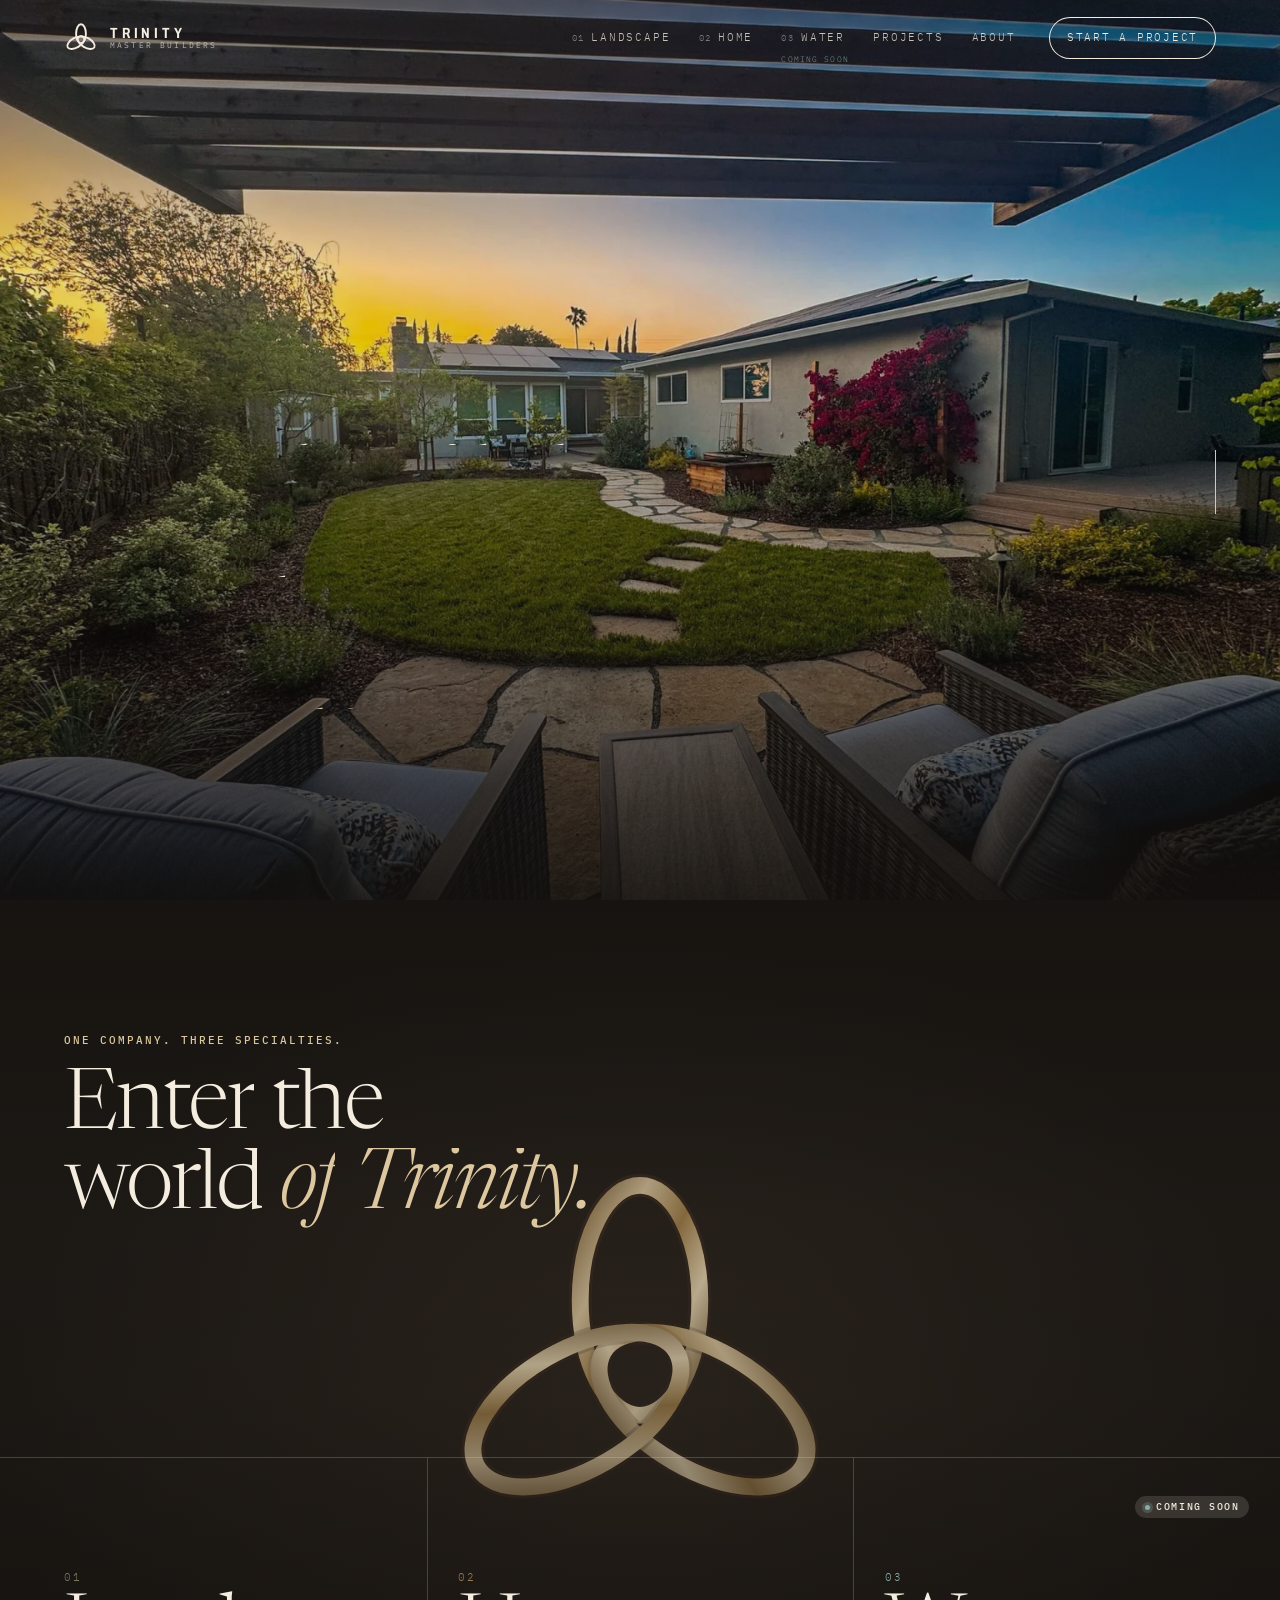
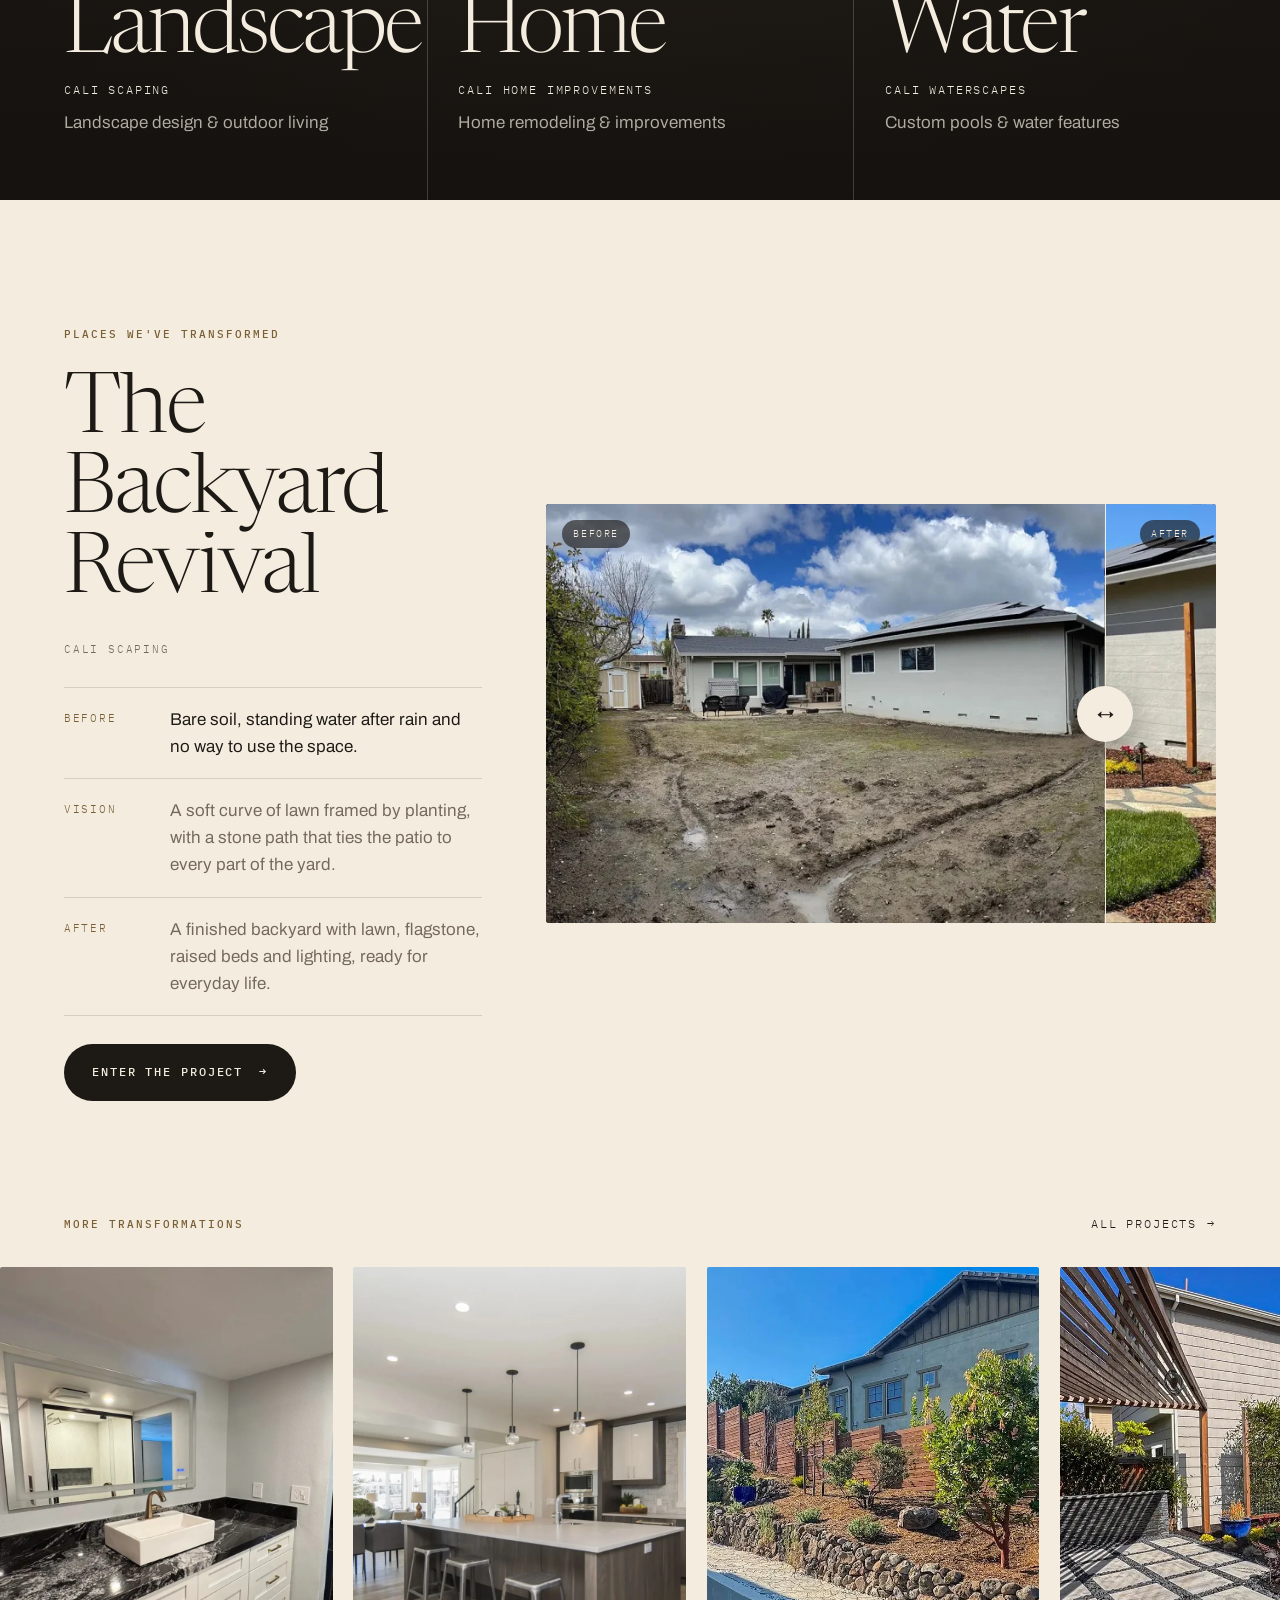
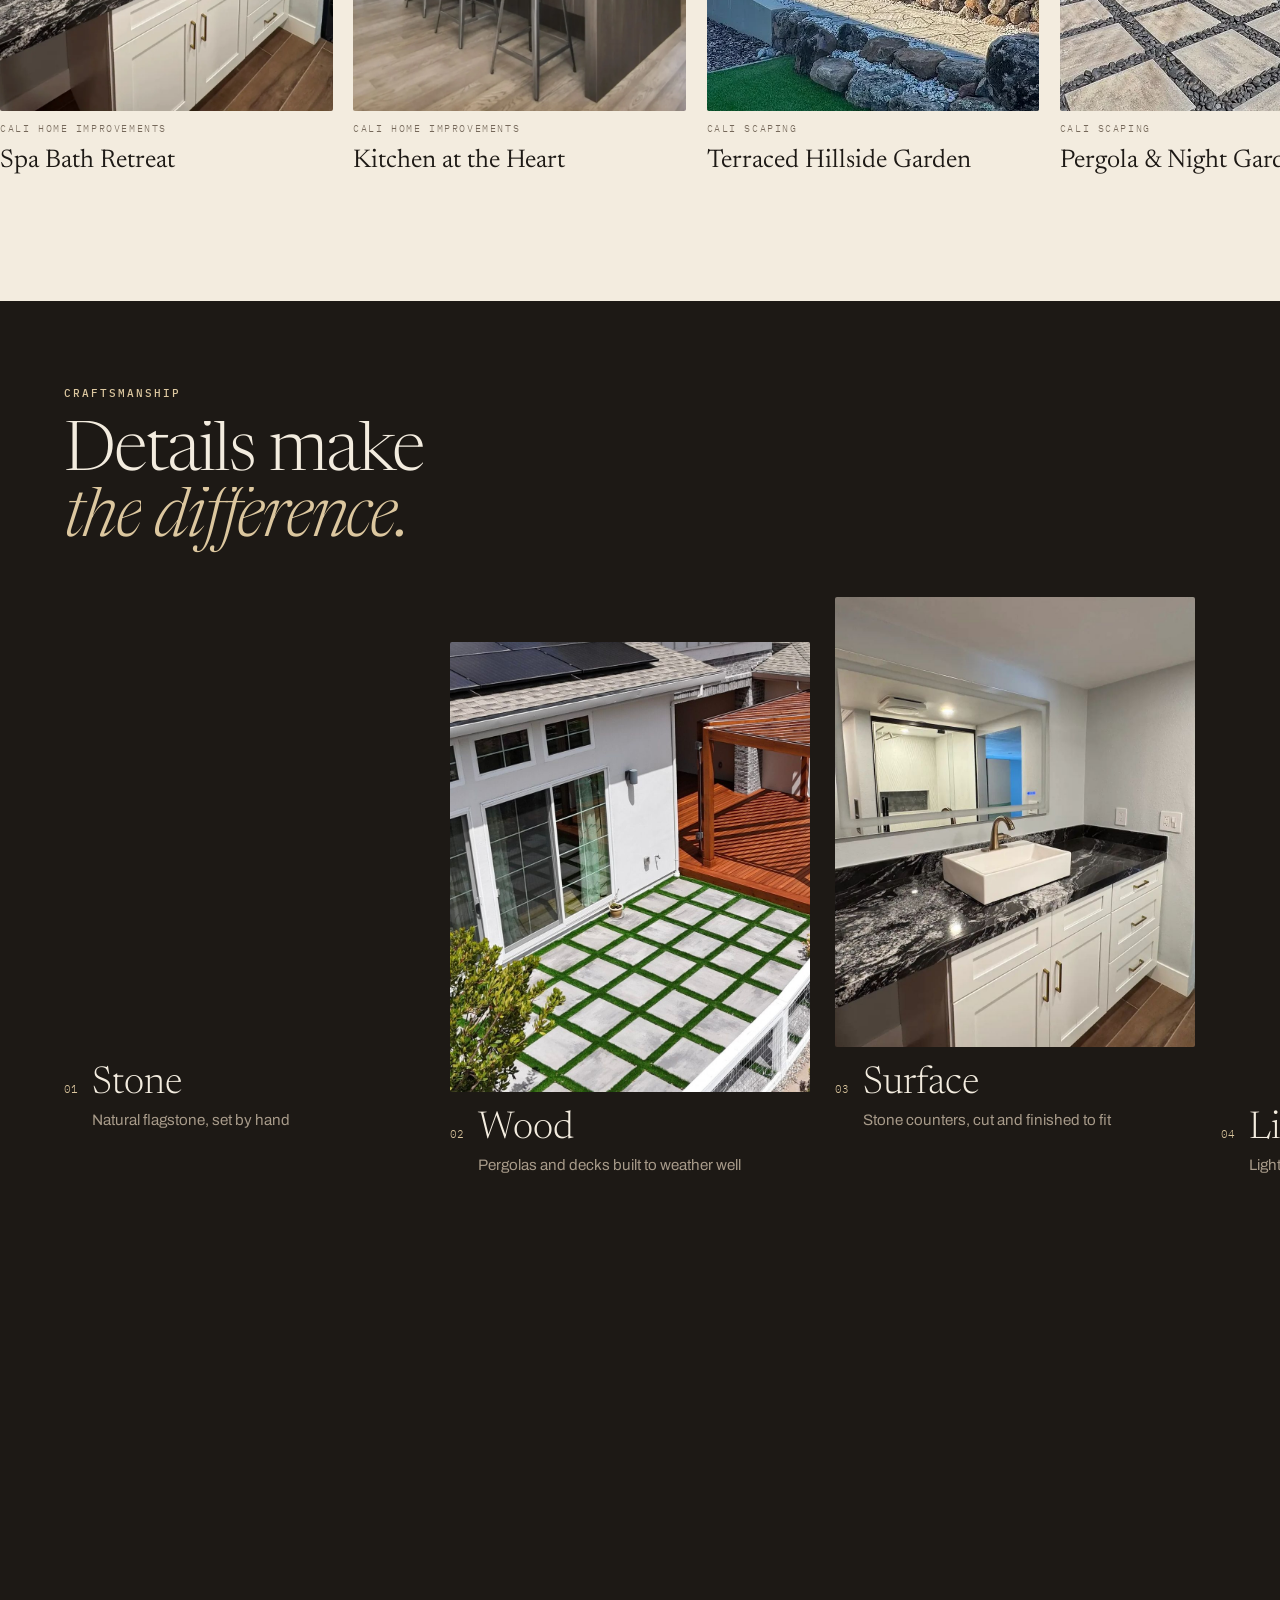
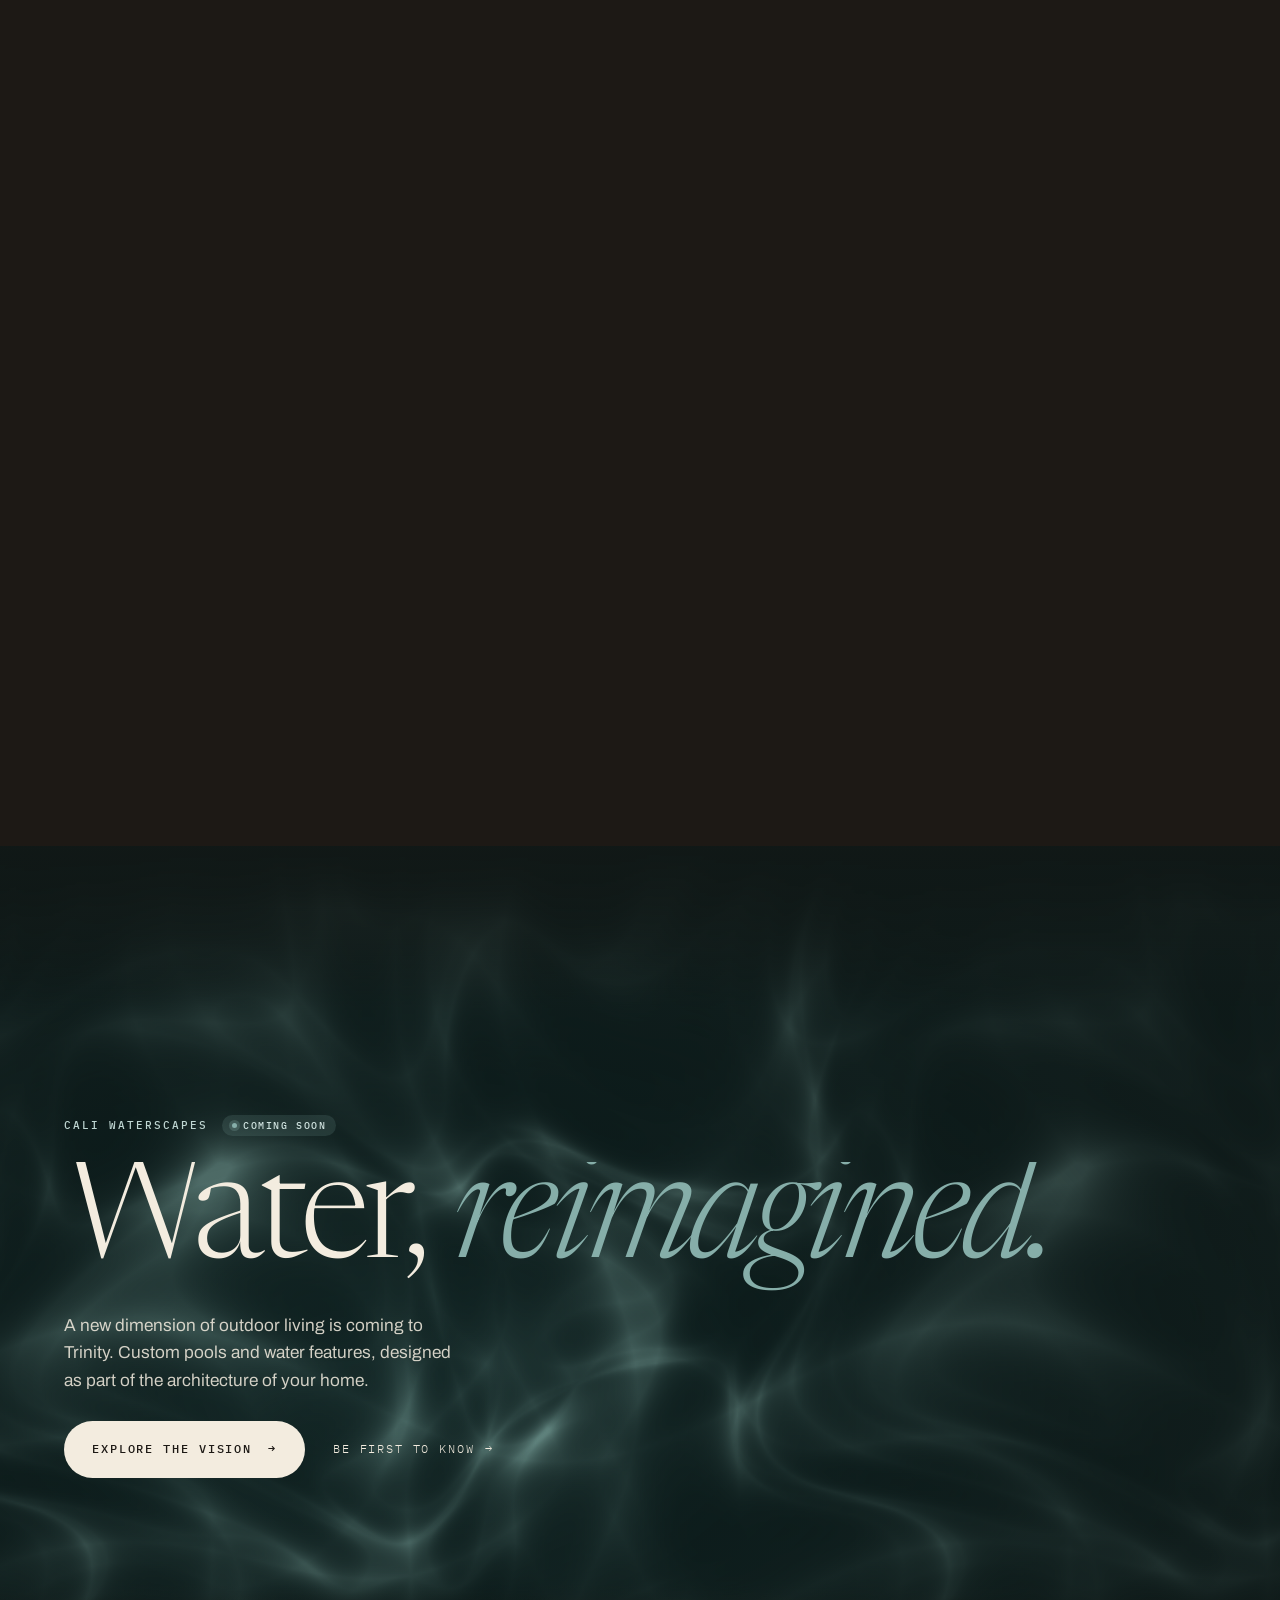
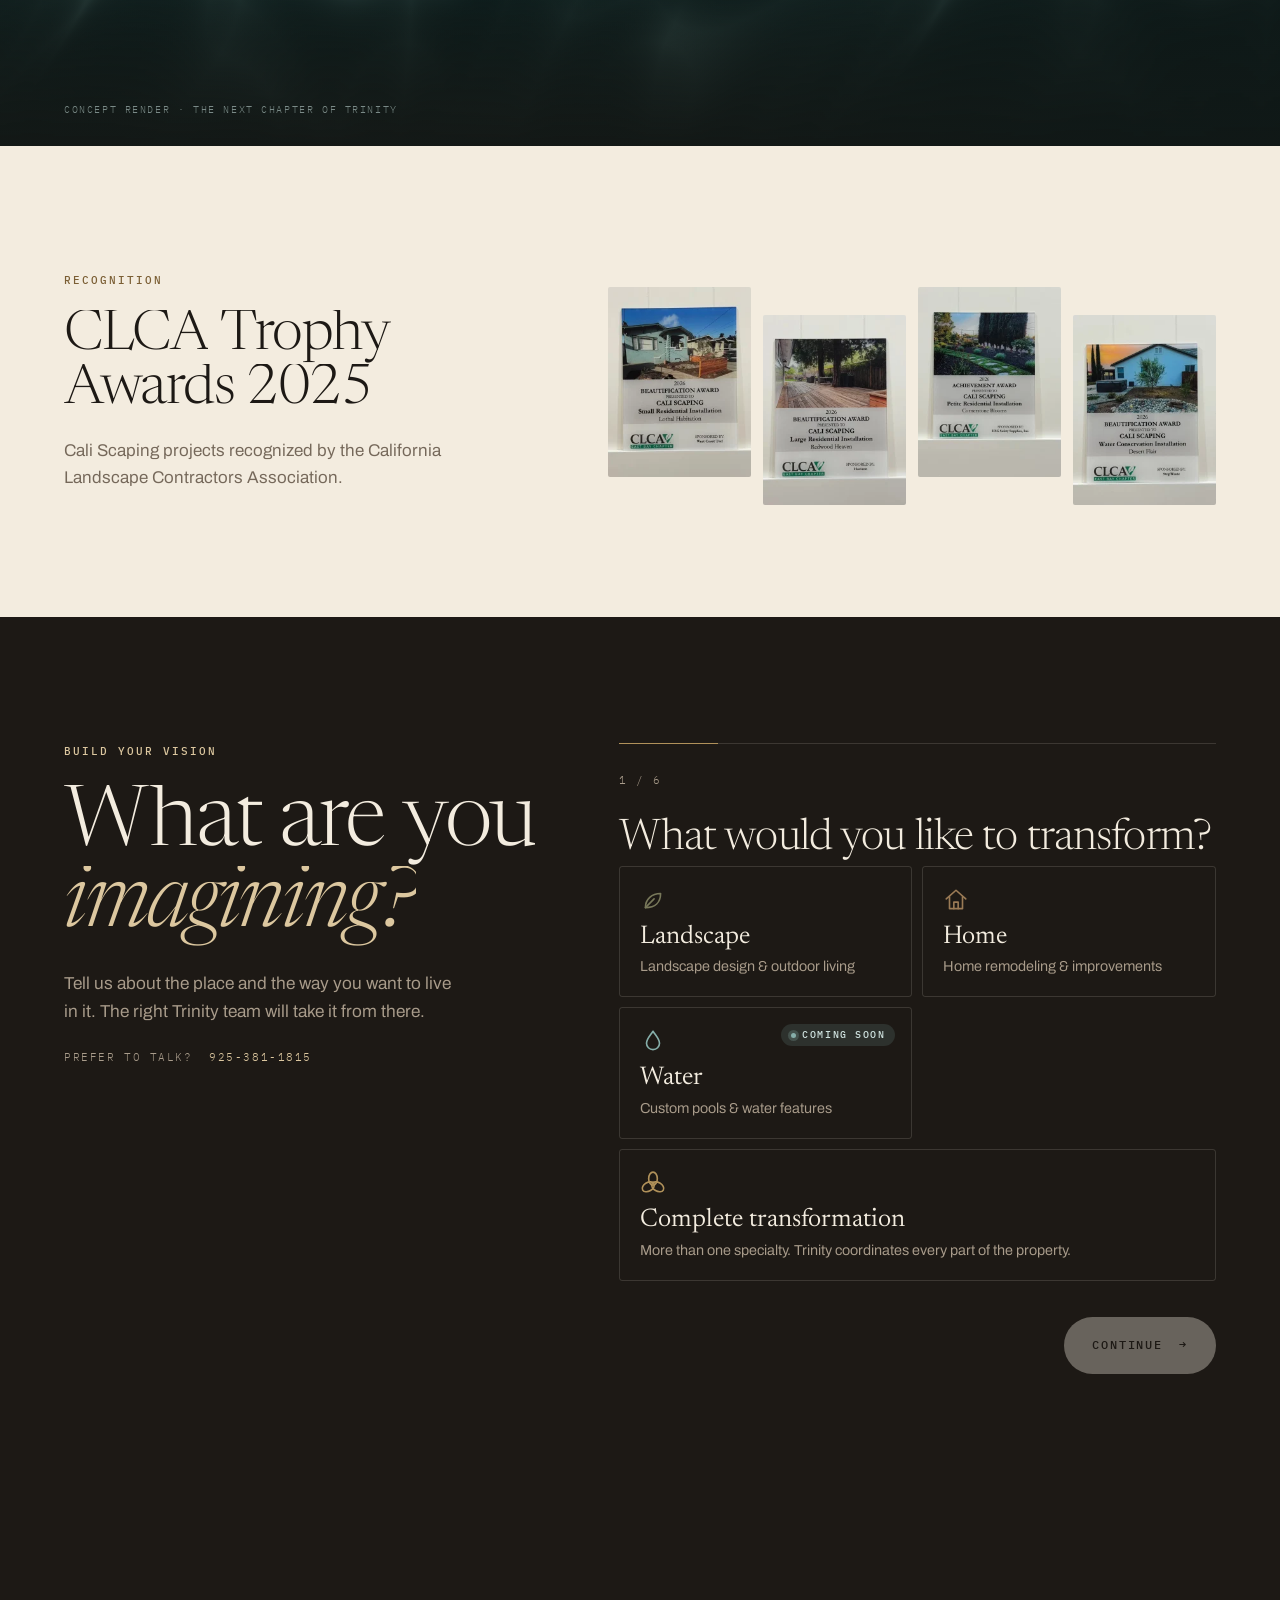
<file: index.html>
<!doctype html>
<html lang="en-US">
<head>
<meta name="robots" content="noindex, nofollow">
<meta charset="UTF-8">
<meta name="viewport" content="width=device-width, initial-scale=1, viewport-fit=cover">
<meta name="theme-color" content="#1D1915">
<title>Trinity Master Builders &#8211; One vision. Three specialties.</title>
<meta name='robots' content='max-image-preview:large' />
<link rel="preconnect" href="https://fonts.googleapis.com"><link rel="preconnect" href="https://fonts.gstatic.com" crossorigin>
<script id="trinity-config" type="application/json">{"demo":true,"restUrl":"https:\/\/andcefa90.github.io\/trinity-master-builders\/wp-json\/trinity\/v1\/","nonce":"6b22378cf2","themeUrl":"https:\/\/andcefa90.github.io\/trinity-master-builders\/wp-content\/themes\/trinity","intro":true,"lines":[{"slug":"landscape","name":"Landscape","brand":"Cali Scaping","comingSoon":false,"accent":"#78785A"},{"slug":"home-improvements","name":"Home","brand":"Cali Home Improvements","comingSoon":false,"accent":"#9A7A55"},{"slug":"water","name":"Water","brand":"Cali WaterScapes","comingSoon":true,"accent":"#86AEA9"}]}</script>
<script>(function(d){d.classList.add('js');if(matchMedia('(prefers-reduced-motion: reduce)').matches)d.classList.add('reduced');try{var w=sessionStorage.getItem('trinity-curtain');if(w!==null){d.classList.add('curtain-in');d.setAttribute('data-curtain',w);}}catch(e){}try{if(!d.classList.contains('reduced')&&!d.classList.contains('curtain-in')&&sessionStorage.getItem('trinity-intro-seen')!=='1')d.classList.add('intro-pending');}catch(e){}})(document.documentElement);</script>
<link rel='dns-prefetch' href='//fonts.googleapis.com' />
<link rel="preload" as="image" href="https://andcefa90.github.io/trinity-master-builders/wp-content/uploads/2026/11/landscape-pergola-sunset-1800x1350.webp" imagesrcset="https://andcefa90.github.io/trinity-master-builders/wp-content/uploads/2026/11/landscape-pergola-sunset-1800x1350.webp 1800w, https://andcefa90.github.io/trinity-master-builders/wp-content/uploads/2026/11/landscape-pergola-sunset-300x225.webp 300w, https://andcefa90.github.io/trinity-master-builders/wp-content/uploads/2026/11/landscape-pergola-sunset-1024x768.webp 1024w, https://andcefa90.github.io/trinity-master-builders/wp-content/uploads/2026/11/landscape-pergola-sunset-768x576.webp 768w, https://andcefa90.github.io/trinity-master-builders/wp-content/uploads/2026/11/landscape-pergola-sunset-1536x1152.webp 1536w, https://andcefa90.github.io/trinity-master-builders/wp-content/uploads/2026/11/landscape-pergola-sunset-1200x900.webp 1200w, https://andcefa90.github.io/trinity-master-builders/wp-content/uploads/2026/11/landscape-pergola-sunset.webp 1920w" imagesizes="100vw" fetchpriority="high">
<script>window.dataLayer=window.dataLayer||[];</script>
<link rel="canonical" href="https://andcefa90.github.io/trinity-master-builders/">
<meta name="description" content="Trinity Master Builders designs and builds complete properties: landscape and outdoor living by Cali Scaping, remodeling by Cali Home Improvements, and custom pools by Cali WaterScapes.">
<meta property="og:type" content="website">
<meta property="og:title" content="Trinity Master Builders &#8211; One vision. Three specialties.">
<meta property="og:description" content="Trinity Master Builders designs and builds complete properties: landscape and outdoor living by Cali Scaping, remodeling by Cali Home Improvements, and custom pools by Cali WaterScapes.">
<meta property="og:url" content="https://andcefa90.github.io/trinity-master-builders/">
<meta property="og:site_name" content="Trinity Master Builders">
<meta property="og:image" content="https://andcefa90.github.io/trinity-master-builders/wp-content/uploads/2026/11/landscape-pergola-sunset-1200x900.webp">
<meta name="twitter:card" content="summary_large_image">
<meta name="twitter:title" content="Trinity Master Builders &#8211; One vision. Three specialties.">
<meta name="twitter:description" content="Trinity Master Builders designs and builds complete properties: landscape and outdoor living by Cali Scaping, remodeling by Cali Home Improvements, and custom pools by Cali WaterScapes.">
<meta name="twitter:image" content="https://andcefa90.github.io/trinity-master-builders/wp-content/uploads/2026/11/landscape-pergola-sunset-1200x900.webp">
<style id="wp-img-auto-sizes-contain-inline-css">
img:is([sizes=auto i],[sizes^="auto," i]){contain-intrinsic-size:3000px 1500px}
/*# sourceURL=wp-img-auto-sizes-contain-inline-css */
</style>

<style id="global-styles-inline-css">
:root{--wp--preset--aspect-ratio--square: 1;--wp--preset--aspect-ratio--4-3: 4/3;--wp--preset--aspect-ratio--3-4: 3/4;--wp--preset--aspect-ratio--3-2: 3/2;--wp--preset--aspect-ratio--2-3: 2/3;--wp--preset--aspect-ratio--16-9: 16/9;--wp--preset--aspect-ratio--9-16: 9/16;--wp--preset--color--black: #000000;--wp--preset--color--cyan-bluish-gray: #abb8c3;--wp--preset--color--white: #ffffff;--wp--preset--color--pale-pink: #f78da7;--wp--preset--color--vivid-red: #cf2e2e;--wp--preset--color--luminous-vivid-orange: #ff6900;--wp--preset--color--luminous-vivid-amber: #fcb900;--wp--preset--color--light-green-cyan: #7bdcb5;--wp--preset--color--vivid-green-cyan: #00d084;--wp--preset--color--pale-cyan-blue: #8ed1fc;--wp--preset--color--vivid-cyan-blue: #0693e3;--wp--preset--color--vivid-purple: #9b51e0;--wp--preset--gradient--vivid-cyan-blue-to-vivid-purple: linear-gradient(135deg,rgb(6,147,227) 0%,rgb(155,81,224) 100%);--wp--preset--gradient--light-green-cyan-to-vivid-green-cyan: linear-gradient(135deg,rgb(122,220,180) 0%,rgb(0,208,130) 100%);--wp--preset--gradient--luminous-vivid-amber-to-luminous-vivid-orange: linear-gradient(135deg,rgb(252,185,0) 0%,rgb(255,105,0) 100%);--wp--preset--gradient--luminous-vivid-orange-to-vivid-red: linear-gradient(135deg,rgb(255,105,0) 0%,rgb(207,46,46) 100%);--wp--preset--gradient--very-light-gray-to-cyan-bluish-gray: linear-gradient(135deg,rgb(238,238,238) 0%,rgb(169,184,195) 100%);--wp--preset--gradient--cool-to-warm-spectrum: linear-gradient(135deg,rgb(74,234,220) 0%,rgb(151,120,209) 20%,rgb(207,42,186) 40%,rgb(238,44,130) 60%,rgb(251,105,98) 80%,rgb(254,248,76) 100%);--wp--preset--gradient--blush-light-purple: linear-gradient(135deg,rgb(255,206,236) 0%,rgb(152,150,240) 100%);--wp--preset--gradient--blush-bordeaux: linear-gradient(135deg,rgb(254,205,165) 0%,rgb(254,45,45) 50%,rgb(107,0,62) 100%);--wp--preset--gradient--luminous-dusk: linear-gradient(135deg,rgb(255,203,112) 0%,rgb(199,81,192) 50%,rgb(65,88,208) 100%);--wp--preset--gradient--pale-ocean: linear-gradient(135deg,rgb(255,245,203) 0%,rgb(182,227,212) 50%,rgb(51,167,181) 100%);--wp--preset--gradient--electric-grass: linear-gradient(135deg,rgb(202,248,128) 0%,rgb(113,206,126) 100%);--wp--preset--gradient--midnight: linear-gradient(135deg,rgb(2,3,129) 0%,rgb(40,116,252) 100%);--wp--preset--font-size--small: 13px;--wp--preset--font-size--medium: 20px;--wp--preset--font-size--large: 36px;--wp--preset--font-size--x-large: 42px;--wp--preset--spacing--20: 0.44rem;--wp--preset--spacing--30: 0.67rem;--wp--preset--spacing--40: 1rem;--wp--preset--spacing--50: 1.5rem;--wp--preset--spacing--60: 2.25rem;--wp--preset--spacing--70: 3.38rem;--wp--preset--spacing--80: 5.06rem;--wp--preset--shadow--natural: 6px 6px 9px rgba(0, 0, 0, 0.2);--wp--preset--shadow--deep: 12px 12px 50px rgba(0, 0, 0, 0.4);--wp--preset--shadow--sharp: 6px 6px 0px rgba(0, 0, 0, 0.2);--wp--preset--shadow--outlined: 6px 6px 0px -3px rgb(255, 255, 255), 6px 6px rgb(0, 0, 0);--wp--preset--shadow--crisp: 6px 6px 0px rgb(0, 0, 0);}.wp-block-button{--wp--preset--dimension--25: 25%;--wp--preset--dimension--50: 50%;--wp--preset--dimension--75: 75%;--wp--preset--dimension--100: 100%;}:where(body) { margin: 0; }:where(.is-layout-flex){gap: 0.5em;}:where(.is-layout-grid){gap: 0.5em;}body .is-layout-flex{display: flex;}.is-layout-flex{flex-wrap: wrap;align-items: center;}.is-layout-flex > :is(*, div){margin: 0;}body .is-layout-grid{display: grid;}.is-layout-grid > :is(*, div){margin: 0;}body{padding-top: 0px;padding-right: 0px;padding-bottom: 0px;padding-left: 0px;}:root :where(.wp-element-button, .wp-block-button__link){background-color: #32373c;border-width: 0;color: #fff;font-family: inherit;font-size: inherit;font-style: inherit;font-weight: inherit;letter-spacing: inherit;line-height: inherit;padding-top: calc(0.667em + 2px);padding-right: calc(1.333em + 2px);padding-bottom: calc(0.667em + 2px);padding-left: calc(1.333em + 2px);text-decoration: none;text-transform: inherit;}.has-black-color{color: var(--wp--preset--color--black) !important;}.has-cyan-bluish-gray-color{color: var(--wp--preset--color--cyan-bluish-gray) !important;}.has-white-color{color: var(--wp--preset--color--white) !important;}.has-pale-pink-color{color: var(--wp--preset--color--pale-pink) !important;}.has-vivid-red-color{color: var(--wp--preset--color--vivid-red) !important;}.has-luminous-vivid-orange-color{color: var(--wp--preset--color--luminous-vivid-orange) !important;}.has-luminous-vivid-amber-color{color: var(--wp--preset--color--luminous-vivid-amber) !important;}.has-light-green-cyan-color{color: var(--wp--preset--color--light-green-cyan) !important;}.has-vivid-green-cyan-color{color: var(--wp--preset--color--vivid-green-cyan) !important;}.has-pale-cyan-blue-color{color: var(--wp--preset--color--pale-cyan-blue) !important;}.has-vivid-cyan-blue-color{color: var(--wp--preset--color--vivid-cyan-blue) !important;}.has-vivid-purple-color{color: var(--wp--preset--color--vivid-purple) !important;}.has-black-background-color{background-color: var(--wp--preset--color--black) !important;}.has-cyan-bluish-gray-background-color{background-color: var(--wp--preset--color--cyan-bluish-gray) !important;}.has-white-background-color{background-color: var(--wp--preset--color--white) !important;}.has-pale-pink-background-color{background-color: var(--wp--preset--color--pale-pink) !important;}.has-vivid-red-background-color{background-color: var(--wp--preset--color--vivid-red) !important;}.has-luminous-vivid-orange-background-color{background-color: var(--wp--preset--color--luminous-vivid-orange) !important;}.has-luminous-vivid-amber-background-color{background-color: var(--wp--preset--color--luminous-vivid-amber) !important;}.has-light-green-cyan-background-color{background-color: var(--wp--preset--color--light-green-cyan) !important;}.has-vivid-green-cyan-background-color{background-color: var(--wp--preset--color--vivid-green-cyan) !important;}.has-pale-cyan-blue-background-color{background-color: var(--wp--preset--color--pale-cyan-blue) !important;}.has-vivid-cyan-blue-background-color{background-color: var(--wp--preset--color--vivid-cyan-blue) !important;}.has-vivid-purple-background-color{background-color: var(--wp--preset--color--vivid-purple) !important;}.has-black-border-color{border-color: var(--wp--preset--color--black) !important;}.has-cyan-bluish-gray-border-color{border-color: var(--wp--preset--color--cyan-bluish-gray) !important;}.has-white-border-color{border-color: var(--wp--preset--color--white) !important;}.has-pale-pink-border-color{border-color: var(--wp--preset--color--pale-pink) !important;}.has-vivid-red-border-color{border-color: var(--wp--preset--color--vivid-red) !important;}.has-luminous-vivid-orange-border-color{border-color: var(--wp--preset--color--luminous-vivid-orange) !important;}.has-luminous-vivid-amber-border-color{border-color: var(--wp--preset--color--luminous-vivid-amber) !important;}.has-light-green-cyan-border-color{border-color: var(--wp--preset--color--light-green-cyan) !important;}.has-vivid-green-cyan-border-color{border-color: var(--wp--preset--color--vivid-green-cyan) !important;}.has-pale-cyan-blue-border-color{border-color: var(--wp--preset--color--pale-cyan-blue) !important;}.has-vivid-cyan-blue-border-color{border-color: var(--wp--preset--color--vivid-cyan-blue) !important;}.has-vivid-purple-border-color{border-color: var(--wp--preset--color--vivid-purple) !important;}.has-vivid-cyan-blue-to-vivid-purple-gradient-background{background: var(--wp--preset--gradient--vivid-cyan-blue-to-vivid-purple) !important;}.has-light-green-cyan-to-vivid-green-cyan-gradient-background{background: var(--wp--preset--gradient--light-green-cyan-to-vivid-green-cyan) !important;}.has-luminous-vivid-amber-to-luminous-vivid-orange-gradient-background{background: var(--wp--preset--gradient--luminous-vivid-amber-to-luminous-vivid-orange) !important;}.has-luminous-vivid-orange-to-vivid-red-gradient-background{background: var(--wp--preset--gradient--luminous-vivid-orange-to-vivid-red) !important;}.has-very-light-gray-to-cyan-bluish-gray-gradient-background{background: var(--wp--preset--gradient--very-light-gray-to-cyan-bluish-gray) !important;}.has-cool-to-warm-spectrum-gradient-background{background: var(--wp--preset--gradient--cool-to-warm-spectrum) !important;}.has-blush-light-purple-gradient-background{background: var(--wp--preset--gradient--blush-light-purple) !important;}.has-blush-bordeaux-gradient-background{background: var(--wp--preset--gradient--blush-bordeaux) !important;}.has-luminous-dusk-gradient-background{background: var(--wp--preset--gradient--luminous-dusk) !important;}.has-pale-ocean-gradient-background{background: var(--wp--preset--gradient--pale-ocean) !important;}.has-electric-grass-gradient-background{background: var(--wp--preset--gradient--electric-grass) !important;}.has-midnight-gradient-background{background: var(--wp--preset--gradient--midnight) !important;}.has-small-font-size{font-size: var(--wp--preset--font-size--small) !important;}.has-medium-font-size{font-size: var(--wp--preset--font-size--medium) !important;}.has-large-font-size{font-size: var(--wp--preset--font-size--large) !important;}.has-x-large-font-size{font-size: var(--wp--preset--font-size--x-large) !important;}
/*# sourceURL=global-styles-inline-css */
</style>

<link rel='stylesheet' id='trinity-fonts-css' href='https://fonts.googleapis.com/css2?family=Newsreader:ital,opsz,wght@0,6..72,300..500;1,6..72,300..500&#038;family=Archivo:wdth,wght@62..125,300..700&#038;family=IBM+Plex+Mono:wght@400;500&#038;display=swap' media='all' />
<link rel='stylesheet' id='trinity-tokens-css' href='https://andcefa90.github.io/trinity-master-builders/wp-content/themes/trinity/assets/css/tokens.css?ver=1.0.0' media='all' />
<link rel='stylesheet' id='trinity-base-css' href='https://andcefa90.github.io/trinity-master-builders/wp-content/themes/trinity/assets/css/base.css?ver=1.0.0' media='all' />
<link rel='stylesheet' id='trinity-components-css' href='https://andcefa90.github.io/trinity-master-builders/wp-content/themes/trinity/assets/css/components.css?ver=1.0.0' media='all' />
<link rel='stylesheet' id='trinity-view-css' href='https://andcefa90.github.io/trinity-master-builders/wp-content/themes/trinity/assets/css/home.css?ver=1.0.0' media='all' />
<script data-wp-strategy="defer" defer id="gsap-js" src="https://andcefa90.github.io/trinity-master-builders/wp-content/themes/trinity/assets/vendor/gsap.min.js?ver=3.12.5"></script>
<script data-wp-strategy="defer" defer id="gsap-scrolltrigger-js" src="https://andcefa90.github.io/trinity-master-builders/wp-content/themes/trinity/assets/vendor/ScrollTrigger.min.js?ver=3.12.5"></script>
<script data-wp-strategy="defer" defer id="lenis-js" src="https://andcefa90.github.io/trinity-master-builders/wp-content/themes/trinity/assets/vendor/lenis.min.js?ver=1.1.13"></script>
</head>
<body class="home blog wp-embed-responsive wp-theme-trinity">
<a class="skip-link" href="#main">Skip to content</a>

<div class="intro" id="intro" aria-hidden="true">
	<svg class="intro__grid" viewBox="0 0 1600 900" preserveAspectRatio="xMidYMid slice">
					<line class="intro__line" x1="100" y1="0" x2="100" y2="900"/>
					<line class="intro__line" x1="200" y1="0" x2="200" y2="900"/>
					<line class="intro__line" x1="300" y1="0" x2="300" y2="900"/>
					<line class="intro__line" x1="400" y1="0" x2="400" y2="900"/>
					<line class="intro__line" x1="500" y1="0" x2="500" y2="900"/>
					<line class="intro__line" x1="600" y1="0" x2="600" y2="900"/>
					<line class="intro__line" x1="700" y1="0" x2="700" y2="900"/>
					<line class="intro__line" x1="800" y1="0" x2="800" y2="900"/>
					<line class="intro__line" x1="900" y1="0" x2="900" y2="900"/>
					<line class="intro__line" x1="1000" y1="0" x2="1000" y2="900"/>
					<line class="intro__line" x1="1100" y1="0" x2="1100" y2="900"/>
					<line class="intro__line" x1="1200" y1="0" x2="1200" y2="900"/>
					<line class="intro__line" x1="1300" y1="0" x2="1300" y2="900"/>
					<line class="intro__line" x1="1400" y1="0" x2="1400" y2="900"/>
					<line class="intro__line" x1="1500" y1="0" x2="1500" y2="900"/>
							<line class="intro__line" x1="0" y1="50" x2="1600" y2="50"/>
					<line class="intro__line" x1="0" y1="150" x2="1600" y2="150"/>
					<line class="intro__line" x1="0" y1="250" x2="1600" y2="250"/>
					<line class="intro__line" x1="0" y1="350" x2="1600" y2="350"/>
					<line class="intro__line" x1="0" y1="450" x2="1600" y2="450"/>
					<line class="intro__line" x1="0" y1="550" x2="1600" y2="550"/>
					<line class="intro__line" x1="0" y1="650" x2="1600" y2="650"/>
					<line class="intro__line" x1="0" y1="750" x2="1600" y2="750"/>
					<line class="intro__line" x1="0" y1="850" x2="1600" y2="850"/>
				<line class="intro__axis" x1="800" y1="0" x2="800" y2="900"/>
		<line class="intro__axis" x1="0" y1="450" x2="1600" y2="450"/>
	</svg>
	<div class="intro__stage">
		<svg class="tri tri--intro" viewBox="-270 -265 540 470" aria-hidden="true" focusable="false"><defs><linearGradient id="tri10999" x1="0" y1="0" x2="1" y2="1"><stop offset="0" stop-color="#7A5E34"/><stop offset=".28" stop-color="#DCC79F"/><stop offset=".5" stop-color="#9C7B47"/><stop offset=".72" stop-color="#E6D5B0"/><stop offset="1" stop-color="#6B4F2A"/></linearGradient><linearGradient id="tri10999d" x1="0" y1="0" x2="0" y2="1"><stop offset="0" stop-color="#4B3423" stop-opacity=".5"/><stop offset="1" stop-color="#4B3423" stop-opacity=".12"/></linearGradient></defs><g class="tri__g" data-ring="0" transform="rotate(0)"><ellipse class="tri__guide" cx="0" cy="-95" rx="78" ry="150"/><ellipse class="tri__shade" cx="0" cy="-95" rx="78" ry="150" stroke="url(#tri10999d)"/><ellipse class="tri__ring" cx="0" cy="-95" rx="78" ry="150" stroke="url(#tri10999)"/></g><g class="tri__g" data-ring="1" transform="rotate(120)"><ellipse class="tri__guide" cx="0" cy="-95" rx="78" ry="150"/><ellipse class="tri__shade" cx="0" cy="-95" rx="78" ry="150" stroke="url(#tri10999d)"/><ellipse class="tri__ring" cx="0" cy="-95" rx="78" ry="150" stroke="url(#tri10999)"/></g><g class="tri__g" data-ring="2" transform="rotate(240)"><ellipse class="tri__guide" cx="0" cy="-95" rx="78" ry="150"/><ellipse class="tri__shade" cx="0" cy="-95" rx="78" ry="150" stroke="url(#tri10999d)"/><ellipse class="tri__ring" cx="0" cy="-95" rx="78" ry="150" stroke="url(#tri10999)"/></g></svg>		<p class="intro__word"><span>Trinity</span></p>
		<p class="intro__sub"><span>Master Builders</span></p>
	</div>
	<p class="intro__meta"><span class="intro__count">000</span><span>Landscape · Home · Water</span></p>
	<button type="button" class="intro__skip">Skip intro</button>
</div>

<div class="curtain" aria-hidden="true"><div class="curtain__panel"></div><div class="curtain__mark"><svg class="tri tri--curtain" viewBox="-270 -265 540 470" aria-hidden="true" focusable="false"><defs><linearGradient id="tri18326" x1="0" y1="0" x2="1" y2="1"><stop offset="0" stop-color="#7A5E34"/><stop offset=".28" stop-color="#DCC79F"/><stop offset=".5" stop-color="#9C7B47"/><stop offset=".72" stop-color="#E6D5B0"/><stop offset="1" stop-color="#6B4F2A"/></linearGradient><linearGradient id="tri18326d" x1="0" y1="0" x2="0" y2="1"><stop offset="0" stop-color="#4B3423" stop-opacity=".5"/><stop offset="1" stop-color="#4B3423" stop-opacity=".12"/></linearGradient></defs><g class="tri__g" data-ring="0" transform="rotate(0)"><ellipse class="tri__guide" cx="0" cy="-95" rx="78" ry="150"/><ellipse class="tri__shade" cx="0" cy="-95" rx="78" ry="150" stroke="url(#tri18326d)"/><ellipse class="tri__ring" cx="0" cy="-95" rx="78" ry="150" stroke="currentColor"/></g><g class="tri__g" data-ring="1" transform="rotate(120)"><ellipse class="tri__guide" cx="0" cy="-95" rx="78" ry="150"/><ellipse class="tri__shade" cx="0" cy="-95" rx="78" ry="150" stroke="url(#tri18326d)"/><ellipse class="tri__ring" cx="0" cy="-95" rx="78" ry="150" stroke="currentColor"/></g><g class="tri__g" data-ring="2" transform="rotate(240)"><ellipse class="tri__guide" cx="0" cy="-95" rx="78" ry="150"/><ellipse class="tri__shade" cx="0" cy="-95" rx="78" ry="150" stroke="url(#tri18326d)"/><ellipse class="tri__ring" cx="0" cy="-95" rx="78" ry="150" stroke="currentColor"/></g></svg></div></div>

<header class="site-header" id="site-header">
	<div class="site-header__inner">
		<a class="brand" href="https://andcefa90.github.io/trinity-master-builders/" aria-label="Trinity Master Builders, home">
			<svg class="tri tri--brand" viewBox="-270 -265 540 470" aria-hidden="true" focusable="false"><defs><linearGradient id="tri69277" x1="0" y1="0" x2="1" y2="1"><stop offset="0" stop-color="#7A5E34"/><stop offset=".28" stop-color="#DCC79F"/><stop offset=".5" stop-color="#9C7B47"/><stop offset=".72" stop-color="#E6D5B0"/><stop offset="1" stop-color="#6B4F2A"/></linearGradient><linearGradient id="tri69277d" x1="0" y1="0" x2="0" y2="1"><stop offset="0" stop-color="#4B3423" stop-opacity=".5"/><stop offset="1" stop-color="#4B3423" stop-opacity=".12"/></linearGradient></defs><g class="tri__g" data-ring="0" transform="rotate(0)"><ellipse class="tri__guide" cx="0" cy="-95" rx="78" ry="150"/><ellipse class="tri__shade" cx="0" cy="-95" rx="78" ry="150" stroke="url(#tri69277d)"/><ellipse class="tri__ring" cx="0" cy="-95" rx="78" ry="150" stroke="currentColor"/></g><g class="tri__g" data-ring="1" transform="rotate(120)"><ellipse class="tri__guide" cx="0" cy="-95" rx="78" ry="150"/><ellipse class="tri__shade" cx="0" cy="-95" rx="78" ry="150" stroke="url(#tri69277d)"/><ellipse class="tri__ring" cx="0" cy="-95" rx="78" ry="150" stroke="currentColor"/></g><g class="tri__g" data-ring="2" transform="rotate(240)"><ellipse class="tri__guide" cx="0" cy="-95" rx="78" ry="150"/><ellipse class="tri__shade" cx="0" cy="-95" rx="78" ry="150" stroke="url(#tri69277d)"/><ellipse class="tri__ring" cx="0" cy="-95" rx="78" ry="150" stroke="currentColor"/></g></svg>			<span class="brand__word">Trinity<span class="brand__sub">Master Builders</span></span>
		</a>
		<nav class="primary-nav" aria-label="Primary">
			<ul>
									<li>
						<a href="https://andcefa90.github.io/trinity-master-builders/landscape/" data-world="landscape" >
							<span class="nav-num">01</span>Landscape													</a>
					</li>
									<li>
						<a href="https://andcefa90.github.io/trinity-master-builders/home-improvements/" data-world="home-improvements" >
							<span class="nav-num">02</span>Home													</a>
					</li>
									<li>
						<a href="https://andcefa90.github.io/trinity-master-builders/water/" data-world="water" >
							<span class="nav-num">03</span>Water							<span class="nav-soon">Coming soon</span>						</a>
					</li>
								<li><a href="https://andcefa90.github.io/trinity-master-builders/projects/" >Projects</a></li>
				<li><a href="https://andcefa90.github.io/trinity-master-builders/about/" >About</a></li>
			</ul>
		</nav>
		<a class="header-cta" href="https://andcefa90.github.io/trinity-master-builders/start/" data-track="cta_click" data-track-label="Header: Start a project">Start a project</a>
		<button class="menu-toggle" type="button" aria-expanded="false" aria-controls="menu-panel"><span class="screen-reader-text">Menu</span><i></i><i></i></button>
	</div>
	<div class="scroll-progress" aria-hidden="true"><i></i></div>
</header>

<div class="menu-panel" id="menu-panel" hidden>
	<nav aria-label="Mobile">
		<ol class="menu-panel__worlds">
							<li style="--accent:#78785A">
					<a href="https://andcefa90.github.io/trinity-master-builders/landscape/" data-world="landscape">
						<span class="menu-panel__media"><img width="300" height="225" src="https://andcefa90.github.io/trinity-master-builders/wp-content/uploads/2026/11/landscape-pergola-sunset-300x225.webp" class="attachment-medium size-medium" alt="" loading="lazy" decoding="async" srcset="https://andcefa90.github.io/trinity-master-builders/wp-content/uploads/2026/11/landscape-pergola-sunset-300x225.webp 300w, https://andcefa90.github.io/trinity-master-builders/wp-content/uploads/2026/11/landscape-pergola-sunset-1024x768.webp 1024w, https://andcefa90.github.io/trinity-master-builders/wp-content/uploads/2026/11/landscape-pergola-sunset-768x576.webp 768w, https://andcefa90.github.io/trinity-master-builders/wp-content/uploads/2026/11/landscape-pergola-sunset-1536x1152.webp 1536w, https://andcefa90.github.io/trinity-master-builders/wp-content/uploads/2026/11/landscape-pergola-sunset-1800x1350.webp 1800w, https://andcefa90.github.io/trinity-master-builders/wp-content/uploads/2026/11/landscape-pergola-sunset-1200x900.webp 1200w, https://andcefa90.github.io/trinity-master-builders/wp-content/uploads/2026/11/landscape-pergola-sunset.webp 1920w" sizes="auto, (max-width: 300px) 100vw, 300px" /></span>
						<span class="menu-panel__label"><small>Cali Scaping</small>Landscape</span>
											</a>
				</li>
							<li style="--accent:#9A7A55">
					<a href="https://andcefa90.github.io/trinity-master-builders/home-improvements/" data-world="home-improvements">
						<span class="menu-panel__media"><img width="300" height="200" src="https://andcefa90.github.io/trinity-master-builders/wp-content/uploads/2026/11/home-kitchen-island-300x200.webp" class="attachment-medium size-medium" alt="" loading="lazy" decoding="async" srcset="https://andcefa90.github.io/trinity-master-builders/wp-content/uploads/2026/11/home-kitchen-island-300x200.webp 300w, https://andcefa90.github.io/trinity-master-builders/wp-content/uploads/2026/11/home-kitchen-island-1024x683.webp 1024w, https://andcefa90.github.io/trinity-master-builders/wp-content/uploads/2026/11/home-kitchen-island-768x512.webp 768w, https://andcefa90.github.io/trinity-master-builders/wp-content/uploads/2026/11/home-kitchen-island-1536x1025.webp 1536w, https://andcefa90.github.io/trinity-master-builders/wp-content/uploads/2026/11/home-kitchen-island-1349x900.webp 1349w, https://andcefa90.github.io/trinity-master-builders/wp-content/uploads/2026/11/home-kitchen-island.webp 1920w" sizes="auto, (max-width: 300px) 100vw, 300px" /></span>
						<span class="menu-panel__label"><small>Cali Home Improvements</small>Home</span>
											</a>
				</li>
							<li style="--accent:#86AEA9">
					<a href="https://andcefa90.github.io/trinity-master-builders/water/" data-world="water">
						<span class="menu-panel__media"><img width="300" height="290" src="https://andcefa90.github.io/trinity-master-builders/wp-content/uploads/2026/11/landscape-spa-300x290.webp" class="attachment-medium size-medium" alt="" loading="lazy" decoding="async" srcset="https://andcefa90.github.io/trinity-master-builders/wp-content/uploads/2026/11/landscape-spa-300x290.webp 300w, https://andcefa90.github.io/trinity-master-builders/wp-content/uploads/2026/11/landscape-spa.webp 628w" sizes="auto, (max-width: 300px) 100vw, 300px" /></span>
						<span class="menu-panel__label"><small>Cali WaterScapes</small>Water</span>
						<span class="badge">Coming soon</span>					</a>
				</li>
					</ol>
		<ul class="menu-panel__links">
			<li><a href="https://andcefa90.github.io/trinity-master-builders/projects/">Projects</a></li>
			<li><a href="https://andcefa90.github.io/trinity-master-builders/about/">About</a></li>
			<li><a href="https://andcefa90.github.io/trinity-master-builders/start/" class="is-accent">Start a project</a></li>
		</ul>
		<p class="menu-panel__contact"><a href="tel:9253811815" data-track="phone_click">925-381-1815</a></p>
	</nav>
</div>

<div class="cursor" aria-hidden="true"><span class="cursor__label"></span></div>

<main id="main" class="site-main">
<section class="hero" data-tone="dark" data-module="hero" aria-labelledby="hero-title">
	<div class="hero__media" data-hero-media>
		<img width="1800" height="1350" src="https://andcefa90.github.io/trinity-master-builders/wp-content/uploads/2026/11/landscape-pergola-sunset-1800x1350.webp" class="hero__img" alt="" loading="eager" decoding="async" fetchpriority="high" sizes="100vw" srcset="https://andcefa90.github.io/trinity-master-builders/wp-content/uploads/2026/11/landscape-pergola-sunset-1800x1350.webp 1800w, https://andcefa90.github.io/trinity-master-builders/wp-content/uploads/2026/11/landscape-pergola-sunset-300x225.webp 300w, https://andcefa90.github.io/trinity-master-builders/wp-content/uploads/2026/11/landscape-pergola-sunset-1024x768.webp 1024w, https://andcefa90.github.io/trinity-master-builders/wp-content/uploads/2026/11/landscape-pergola-sunset-768x576.webp 768w, https://andcefa90.github.io/trinity-master-builders/wp-content/uploads/2026/11/landscape-pergola-sunset-1536x1152.webp 1536w, https://andcefa90.github.io/trinity-master-builders/wp-content/uploads/2026/11/landscape-pergola-sunset-1200x900.webp 1200w, https://andcefa90.github.io/trinity-master-builders/wp-content/uploads/2026/11/landscape-pergola-sunset.webp 1920w" />		<div class="hero__veil"></div>
	</div>

	<div class="hero__content wrap">
		<p class="eyebrow hero__eyebrow" data-hero-in>Trinity Master Builders</p>
		<h1 class="hero__title" id="hero-title">
			<span class="hero__line"><span>We build</span></span>
			<span class="hero__line hero__line--indent"><span>the way</span></span>
			<span class="hero__line"><span><em>you live.</em></span></span>
		</h1>
		<div class="hero__foot">
			<p class="hero__kicker" data-hero-in>Landscape. Home. Water. One complete vision.</p>
			<div class="hero__ctas" data-hero-in>
				<a class="btn btn--light" href="#worlds" data-track="cta_click" data-track-label="Explore Trinity" data-cursor="Explore" data-magnetic><span class="btn__label">Explore Trinity</span><span class="btn__arrow" aria-hidden="true">↓</span></a>				<a class="btn btn--ghost-light" href="https://andcefa90.github.io/trinity-master-builders/start/" data-track="cta_click" data-track-label="Start your project" data-cursor="Explore" ><span class="btn__label">Start your project</span><span class="btn__arrow" aria-hidden="true">→</span></a>			</div>
		</div>
	</div>

	<ol class="hero__index wrap" data-hero-in>
					<li>
				<a href="https://andcefa90.github.io/trinity-master-builders/landscape/" data-world="landscape">
					<span class="hero__num">01</span>
					<span>Landscape</span>
									</a>
			</li>
					<li>
				<a href="https://andcefa90.github.io/trinity-master-builders/home-improvements/" data-world="home-improvements">
					<span class="hero__num">02</span>
					<span>Home</span>
									</a>
			</li>
					<li>
				<a href="https://andcefa90.github.io/trinity-master-builders/water/" data-world="water">
					<span class="hero__num">03</span>
					<span>Water</span>
					<span class="badge badge--light">Coming soon</span>				</a>
			</li>
			</ol>
	<span class="hero__scroll" aria-hidden="true"><i></i></span>
</section>
<section class="worlds" id="worlds" data-tone="dark" data-module="worlds" aria-labelledby="worlds-title">
	<div class="worlds__stage" aria-hidden="true">
		<div class="worlds__scene worlds__scene--all is-active" data-scene="all">
			<svg class="tri tri--worlds" viewBox="-270 -265 540 470" aria-hidden="true" focusable="false"><defs><linearGradient id="tri32822" x1="0" y1="0" x2="1" y2="1"><stop offset="0" stop-color="#7A5E34"/><stop offset=".28" stop-color="#DCC79F"/><stop offset=".5" stop-color="#9C7B47"/><stop offset=".72" stop-color="#E6D5B0"/><stop offset="1" stop-color="#6B4F2A"/></linearGradient><linearGradient id="tri32822d" x1="0" y1="0" x2="0" y2="1"><stop offset="0" stop-color="#4B3423" stop-opacity=".5"/><stop offset="1" stop-color="#4B3423" stop-opacity=".12"/></linearGradient></defs><g class="tri__g" data-ring="0" transform="rotate(0)"><ellipse class="tri__guide" cx="0" cy="-95" rx="78" ry="150"/><ellipse class="tri__shade" cx="0" cy="-95" rx="78" ry="150" stroke="url(#tri32822d)"/><ellipse class="tri__ring" cx="0" cy="-95" rx="78" ry="150" stroke="url(#tri32822)"/></g><g class="tri__g" data-ring="1" transform="rotate(120)"><ellipse class="tri__guide" cx="0" cy="-95" rx="78" ry="150"/><ellipse class="tri__shade" cx="0" cy="-95" rx="78" ry="150" stroke="url(#tri32822d)"/><ellipse class="tri__ring" cx="0" cy="-95" rx="78" ry="150" stroke="url(#tri32822)"/></g><g class="tri__g" data-ring="2" transform="rotate(240)"><ellipse class="tri__guide" cx="0" cy="-95" rx="78" ry="150"/><ellipse class="tri__shade" cx="0" cy="-95" rx="78" ry="150" stroke="url(#tri32822d)"/><ellipse class="tri__ring" cx="0" cy="-95" rx="78" ry="150" stroke="url(#tri32822)"/></g></svg>		</div>
					<div class="worlds__scene worlds__scene--landscape" data-scene="landscape">
									<img width="1800" height="1350" src="https://andcefa90.github.io/trinity-master-builders/wp-content/uploads/2026/11/landscape-pergola-sunset-1800x1350.webp" class="worlds__bg" alt="" loading="lazy" decoding="async" sizes="auto, 100vw" srcset="https://andcefa90.github.io/trinity-master-builders/wp-content/uploads/2026/11/landscape-pergola-sunset-1800x1350.webp 1800w, https://andcefa90.github.io/trinity-master-builders/wp-content/uploads/2026/11/landscape-pergola-sunset-300x225.webp 300w, https://andcefa90.github.io/trinity-master-builders/wp-content/uploads/2026/11/landscape-pergola-sunset-1024x768.webp 1024w, https://andcefa90.github.io/trinity-master-builders/wp-content/uploads/2026/11/landscape-pergola-sunset-768x576.webp 768w, https://andcefa90.github.io/trinity-master-builders/wp-content/uploads/2026/11/landscape-pergola-sunset-1536x1152.webp 1536w, https://andcefa90.github.io/trinity-master-builders/wp-content/uploads/2026/11/landscape-pergola-sunset-1200x900.webp 1200w, https://andcefa90.github.io/trinity-master-builders/wp-content/uploads/2026/11/landscape-pergola-sunset.webp 1920w" />								<div class="worlds__frames">
											<figure class="worlds__frame worlds__frame--0"><img src="https://andcefa90.github.io/trinity-master-builders/wp-content/themes/trinity/assets/demo/landscape-patio-firebowl.jpg" loading="lazy" decoding="async" alt=""></figure>
											<figure class="worlds__frame worlds__frame--1"><img src="https://andcefa90.github.io/trinity-master-builders/wp-content/themes/trinity/assets/demo/landscape-night-lights.jpg" loading="lazy" decoding="async" alt=""></figure>
									</div>
			</div>
					<div class="worlds__scene worlds__scene--home-improvements" data-scene="home-improvements">
									<img width="1920" height="1281" src="https://andcefa90.github.io/trinity-master-builders/wp-content/uploads/2026/11/home-kitchen-island.webp" class="worlds__bg" alt="" loading="lazy" decoding="async" sizes="auto, 100vw" srcset="https://andcefa90.github.io/trinity-master-builders/wp-content/uploads/2026/11/home-kitchen-island.webp 1920w, https://andcefa90.github.io/trinity-master-builders/wp-content/uploads/2026/11/home-kitchen-island-300x200.webp 300w, https://andcefa90.github.io/trinity-master-builders/wp-content/uploads/2026/11/home-kitchen-island-1024x683.webp 1024w, https://andcefa90.github.io/trinity-master-builders/wp-content/uploads/2026/11/home-kitchen-island-768x512.webp 768w, https://andcefa90.github.io/trinity-master-builders/wp-content/uploads/2026/11/home-kitchen-island-1536x1025.webp 1536w, https://andcefa90.github.io/trinity-master-builders/wp-content/uploads/2026/11/home-kitchen-island-1349x900.webp 1349w" />								<div class="worlds__frames">
											<figure class="worlds__frame worlds__frame--0"><img src="https://andcefa90.github.io/trinity-master-builders/wp-content/themes/trinity/assets/demo/home-living.jpg" loading="lazy" decoding="async" alt=""></figure>
											<figure class="worlds__frame worlds__frame--1"><img src="https://andcefa90.github.io/trinity-master-builders/wp-content/themes/trinity/assets/demo/home-vanity.jpg" loading="lazy" decoding="async" alt=""></figure>
									</div>
			</div>
					<div class="worlds__scene worlds__scene--water" data-scene="water">
									<canvas class="water-canvas" data-module="water" data-tint="deep"></canvas>
								<div class="worlds__frames">
											<figure class="worlds__frame worlds__frame--0"><img src="https://andcefa90.github.io/trinity-master-builders/wp-content/themes/trinity/assets/demo/landscape-spa.jpg" loading="lazy" decoding="async" alt=""></figure>
											<figure class="worlds__frame worlds__frame--1"><img src="https://andcefa90.github.io/trinity-master-builders/wp-content/themes/trinity/assets/demo/landscape-fire-feature.jpg" loading="lazy" decoding="async" alt=""></figure>
									</div>
			</div>
				<div class="worlds__veil"></div>
	</div>

	<div class="worlds__head wrap">
		<p class="eyebrow">One company. Three specialties.</p>
		<h2 class="worlds__title" id="worlds-title" data-split>Enter the world <em>of Trinity.</em></h2>
	</div>

	<ol class="worlds__list">
					<li class="world-band" data-world-band="landscape" style="--accent:#78785A">
				<a href="https://andcefa90.github.io/trinity-master-builders/landscape/" data-world="landscape" data-cursor="Enter" data-track="service_view" data-track-label="Cali Scaping">
					<span class="world-band__media" aria-hidden="true"><img width="900" height="1200" src="https://andcefa90.github.io/trinity-master-builders/wp-content/uploads/2026/11/landscape-pergola-sunset-900x1200.webp" class="attachment-trinity-tall size-trinity-tall" alt="" loading="lazy" decoding="async" /></span>
					<span class="world-band__num">01</span>
					<span class="world-band__name">Landscape</span>
					<span class="world-band__brand">Cali Scaping</span>
					<span class="world-band__tag">Landscape design &amp; outdoor living</span>
										<span class="world-band__cta">Explore Cali Scaping <span aria-hidden="true">→</span></span>
				</a>
			</li>
					<li class="world-band" data-world-band="home-improvements" style="--accent:#9A7A55">
				<a href="https://andcefa90.github.io/trinity-master-builders/home-improvements/" data-world="home-improvements" data-cursor="Enter" data-track="service_view" data-track-label="Cali Home Improvements">
					<span class="world-band__media" aria-hidden="true"><img width="900" height="1200" src="https://andcefa90.github.io/trinity-master-builders/wp-content/uploads/2026/11/home-kitchen-island-900x1200.webp" class="attachment-trinity-tall size-trinity-tall" alt="" loading="lazy" decoding="async" /></span>
					<span class="world-band__num">02</span>
					<span class="world-band__name">Home</span>
					<span class="world-band__brand">Cali Home Improvements</span>
					<span class="world-band__tag">Home remodeling &amp; improvements</span>
										<span class="world-band__cta">Explore Cali Home Improvements <span aria-hidden="true">→</span></span>
				</a>
			</li>
					<li class="world-band" data-world-band="water" style="--accent:#86AEA9">
				<a href="https://andcefa90.github.io/trinity-master-builders/water/" data-world="water" data-cursor="Enter" data-track="water_interest" data-track-label="Cali WaterScapes">
					<span class="world-band__media" aria-hidden="true"><img width="628" height="607" src="https://andcefa90.github.io/trinity-master-builders/wp-content/uploads/2026/11/landscape-spa.webp" class="attachment-trinity-tall size-trinity-tall" alt="" loading="lazy" decoding="async" srcset="https://andcefa90.github.io/trinity-master-builders/wp-content/uploads/2026/11/landscape-spa.webp 628w, https://andcefa90.github.io/trinity-master-builders/wp-content/uploads/2026/11/landscape-spa-300x290.webp 300w" sizes="auto, (max-width: 628px) 100vw, 628px" /></span>
					<span class="world-band__num">03</span>
					<span class="world-band__name">Water</span>
					<span class="world-band__brand">Cali WaterScapes</span>
					<span class="world-band__tag">Custom pools &amp; water features</span>
					<span class="badge badge--light world-band__badge">Coming soon</span>					<span class="world-band__cta">Explore the vision <span aria-hidden="true">→</span></span>
				</a>
			</li>
			</ol>
</section>
<section class="transform" data-tone="light" data-module="transformation" aria-labelledby="transform-title">
	<div class="wrap transform__grid">
		<div class="transform__copy">
			<p class="eyebrow">Places we&#039;ve transformed</p>
			<h2 class="transform__title" id="transform-title" data-split>The Backyard Revival</h2>
			<p class="transform__meta">Cali Scaping</p>
							<ol class="transform__steps">
											<li class="transform__step"><span class="transform__label">Before</span><p>Bare soil, standing water after rain and no way to use the space.</p></li>
											<li class="transform__step"><span class="transform__label">Vision</span><p>A soft curve of lawn framed by planting, with a stone path that ties the patio to every part of the yard.</p></li>
											<li class="transform__step"><span class="transform__label">After</span><p>A finished backyard with lawn, flagstone, raised beds and lighting, ready for everyday life.</p></li>
									</ol>
						<a class="btn btn--dark" href="https://andcefa90.github.io/trinity-master-builders/projects/the-backyard-revival/" data-track="project_view" data-track-label="Enter the project" data-cursor="Explore" ><span class="btn__label">Enter the project</span><span class="btn__arrow" aria-hidden="true">→</span></a>		</div>
		<div class="transform__media">
			<figure class="ba" data-module="before-after" data-scrub style="--pos:50%">
	<div class="ba__frame" data-cursor="Drag">
		<img width="1280" height="800" src="https://andcefa90.github.io/trinity-master-builders/wp-content/uploads/2026/11/project-backyard-before.webp" class="ba__img ba__img--before" alt="Before: The Backyard Revival" loading="lazy" decoding="async" sizes="auto, (min-width: 900px) 70vw, 100vw" srcset="https://andcefa90.github.io/trinity-master-builders/wp-content/uploads/2026/11/project-backyard-before.webp 1280w, https://andcefa90.github.io/trinity-master-builders/wp-content/uploads/2026/11/project-backyard-before-300x188.webp 300w, https://andcefa90.github.io/trinity-master-builders/wp-content/uploads/2026/11/project-backyard-before-1024x640.webp 1024w, https://andcefa90.github.io/trinity-master-builders/wp-content/uploads/2026/11/project-backyard-before-768x480.webp 768w" />		<div class="ba__after"><img width="1280" height="800" src="https://andcefa90.github.io/trinity-master-builders/wp-content/uploads/2026/11/project-backyard-after.webp" class="ba__img" alt="After: The Backyard Revival" loading="lazy" decoding="async" sizes="auto, (min-width: 900px) 70vw, 100vw" srcset="https://andcefa90.github.io/trinity-master-builders/wp-content/uploads/2026/11/project-backyard-after.webp 1280w, https://andcefa90.github.io/trinity-master-builders/wp-content/uploads/2026/11/project-backyard-after-300x188.webp 300w, https://andcefa90.github.io/trinity-master-builders/wp-content/uploads/2026/11/project-backyard-after-1024x640.webp 1024w, https://andcefa90.github.io/trinity-master-builders/wp-content/uploads/2026/11/project-backyard-after-768x480.webp 768w" /></div>
		<span class="ba__tag ba__tag--before">Before</span>
		<span class="ba__tag ba__tag--after">After</span>
		<span class="ba__handle" aria-hidden="true"><span>↔</span></span>
		<label class="screen-reader-text" for="ba-16136">Compare before and after</label>
		<input class="ba__range" id="ba-16136" type="range" min="0" max="100" value="50" step="1">
	</div>
</figure>
		</div>
	</div>
			<div class="reel" data-module="drag-reel">
			<div class="reel__head wrap">
				<p class="eyebrow">More transformations</p>
				<a class="link-arrow" href="https://andcefa90.github.io/trinity-master-builders/projects/">All projects <span aria-hidden="true">→</span></a>
			</div>
			<ul class="reel__track" data-cursor="Drag">
									<li class="reel__item">
						<a href="https://andcefa90.github.io/trinity-master-builders/projects/spa-bath-retreat/" data-world="home-improvements" data-track="project_view" data-track-label="Spa Bath Retreat">
							<span class="reel__media"><img width="900" height="1200" src="https://andcefa90.github.io/trinity-master-builders/wp-content/uploads/2026/11/home-vanity-900x1200.webp" class="attachment-trinity-tall size-trinity-tall" alt="Spa Bath Retreat" loading="lazy" decoding="async" sizes="auto, (min-width: 900px) 30vw, 75vw" /></span>
							<span class="reel__line">Cali Home Improvements</span>
							<span class="reel__title">Spa Bath Retreat</span>
						</a>
					</li>
									<li class="reel__item">
						<a href="https://andcefa90.github.io/trinity-master-builders/projects/kitchen-at-the-heart/" data-world="home-improvements" data-track="project_view" data-track-label="Kitchen at the Heart">
							<span class="reel__media"><img width="900" height="1200" src="https://andcefa90.github.io/trinity-master-builders/wp-content/uploads/2026/11/home-kitchen-island-900x1200.webp" class="attachment-trinity-tall size-trinity-tall" alt="Kitchen at the Heart" loading="lazy" decoding="async" sizes="auto, (min-width: 900px) 30vw, 75vw" /></span>
							<span class="reel__line">Cali Home Improvements</span>
							<span class="reel__title">Kitchen at the Heart</span>
						</a>
					</li>
									<li class="reel__item">
						<a href="https://andcefa90.github.io/trinity-master-builders/projects/terraced-hillside-garden/" data-world="landscape" data-track="project_view" data-track-label="Terraced Hillside Garden">
							<span class="reel__media"><img width="900" height="810" src="https://andcefa90.github.io/trinity-master-builders/wp-content/uploads/2026/11/landscape-terrace-900x810.webp" class="attachment-trinity-tall size-trinity-tall" alt="Terraced Hillside Garden" loading="lazy" decoding="async" sizes="auto, (min-width: 900px) 30vw, 75vw" /></span>
							<span class="reel__line">Cali Scaping</span>
							<span class="reel__title">Terraced Hillside Garden</span>
						</a>
					</li>
									<li class="reel__item">
						<a href="https://andcefa90.github.io/trinity-master-builders/projects/pergola-night-garden/" data-world="landscape" data-track="project_view" data-track-label="Pergola &amp; Night Garden">
							<span class="reel__media"><img width="900" height="810" src="https://andcefa90.github.io/trinity-master-builders/wp-content/uploads/2026/11/landscape-pergola-pavers-900x810.webp" class="attachment-trinity-tall size-trinity-tall" alt="Pergola &amp; Night Garden" loading="lazy" decoding="async" sizes="auto, (min-width: 900px) 30vw, 75vw" /></span>
							<span class="reel__line">Cali Scaping</span>
							<span class="reel__title">Pergola &amp; Night Garden</span>
						</a>
					</li>
							</ul>
		</div>
		</section>
<section class="craft" data-tone="dark" data-module="craft" aria-labelledby="craft-title">
	<div class="craft__pin">
		<div class="craft__intro wrap">
			<p class="eyebrow">Craftsmanship</p>
			<h2 class="craft__title" id="craft-title" data-split>Details make <em>the difference.</em></h2>
		</div>
		<ul class="craft__track">
							<li class="craft__item">
					<figure>
						<div class="craft__media"><img src="https://andcefa90.github.io/trinity-master-builders/wp-content/themes/trinity/assets/demo/landscape-flagstone.jpg" loading="lazy" decoding="async" alt="Natural flagstone, set by hand" sizes="(min-width: 900px) 34vw, 80vw"></div>
						<figcaption><span class="craft__n">01</span><span class="craft__word">Stone</span><span class="craft__note">Natural flagstone, set by hand</span></figcaption>
					</figure>
				</li>
							<li class="craft__item">
					<figure>
						<div class="craft__media"><img src="https://andcefa90.github.io/trinity-master-builders/wp-content/themes/trinity/assets/demo/landscape-deck-pergola.jpg" loading="lazy" decoding="async" alt="Pergolas and decks built to weather well" sizes="(min-width: 900px) 34vw, 80vw"></div>
						<figcaption><span class="craft__n">02</span><span class="craft__word">Wood</span><span class="craft__note">Pergolas and decks built to weather well</span></figcaption>
					</figure>
				</li>
							<li class="craft__item">
					<figure>
						<div class="craft__media"><img src="https://andcefa90.github.io/trinity-master-builders/wp-content/themes/trinity/assets/demo/home-vanity.jpg" loading="lazy" decoding="async" alt="Stone counters, cut and finished to fit" sizes="(min-width: 900px) 34vw, 80vw"></div>
						<figcaption><span class="craft__n">03</span><span class="craft__word">Surface</span><span class="craft__note">Stone counters, cut and finished to fit</span></figcaption>
					</figure>
				</li>
							<li class="craft__item">
					<figure>
						<div class="craft__media"><img src="https://andcefa90.github.io/trinity-master-builders/wp-content/themes/trinity/assets/demo/landscape-lit-wall.jpg" loading="lazy" decoding="async" alt="Lighting placed for evenings, not just for show" sizes="(min-width: 900px) 34vw, 80vw"></div>
						<figcaption><span class="craft__n">04</span><span class="craft__word">Light</span><span class="craft__note">Lighting placed for evenings, not just for show</span></figcaption>
					</figure>
				</li>
							<li class="craft__item">
					<figure>
						<div class="craft__media"><img src="https://andcefa90.github.io/trinity-master-builders/wp-content/themes/trinity/assets/demo/home-shower.jpg" loading="lazy" decoding="async" alt="Clean lines, tight joints, waterproof by design" sizes="(min-width: 900px) 34vw, 80vw"></div>
						<figcaption><span class="craft__n">05</span><span class="craft__word">Tile</span><span class="craft__note">Clean lines, tight joints, waterproof by design</span></figcaption>
					</figure>
				</li>
							<li class="craft__item">
					<figure>
						<div class="craft__media"><img src="https://andcefa90.github.io/trinity-master-builders/wp-content/themes/trinity/assets/demo/landscape-side-path.jpg" loading="lazy" decoding="async" alt="Layered gardens that mature with the home" sizes="(min-width: 900px) 34vw, 80vw"></div>
						<figcaption><span class="craft__n">06</span><span class="craft__word">Planting</span><span class="craft__note">Layered gardens that mature with the home</span></figcaption>
					</figure>
				</li>
							<li class="craft__item">
					<figure>
						<div class="craft__media"><img src="https://andcefa90.github.io/trinity-master-builders/wp-content/themes/trinity/assets/demo/landscape-water-feature.jpg" loading="lazy" decoding="async" alt="Movement and sound, built into the landscape" sizes="(min-width: 900px) 34vw, 80vw"></div>
						<figcaption><span class="craft__n">07</span><span class="craft__word">Water</span><span class="craft__note">Movement and sound, built into the landscape</span></figcaption>
					</figure>
				</li>
							<li class="craft__item">
					<figure>
						<div class="craft__media"><img src="https://andcefa90.github.io/trinity-master-builders/wp-content/themes/trinity/assets/demo/landscape-fire-feature.jpg" loading="lazy" decoding="async" alt="The warm center of the evening" sizes="(min-width: 900px) 34vw, 80vw"></div>
						<figcaption><span class="craft__n">08</span><span class="craft__word">Fire</span><span class="craft__note">The warm center of the evening</span></figcaption>
					</figure>
				</li>
					</ul>
	</div>
</section>
<section class="water-teaser" data-tone="dark" aria-labelledby="water-teaser-title">
	<canvas class="water-canvas" data-module="water" data-tint="deep" aria-hidden="true"></canvas>
	<div class="water-teaser__veil" aria-hidden="true"></div>
	<div class="wrap water-teaser__inner">
		<p class="eyebrow eyebrow--water">
			Cali WaterScapes			<span class="badge badge--water">Coming soon</span>		</p>
		<h2 class="water-teaser__title" id="water-teaser-title" data-split>Water, <em>reimagined.</em></h2>
		<p class="water-teaser__lede">
			A new dimension of outdoor living is coming to Trinity. Custom pools and water features, designed as part of the architecture of your home.		</p>
		<div class="water-teaser__ctas">
			<a class="btn btn--light" href="https://andcefa90.github.io/trinity-master-builders/water/" data-track="water_interest" data-track-label="Explore the vision" data-cursor="Explore" data-world="water" data-magnetic><span class="btn__label">Explore the vision</span><span class="btn__arrow" aria-hidden="true">→</span></a>							<a class="link-arrow link-arrow--light" href="https://andcefa90.github.io/trinity-master-builders/start/?line=water" data-track="water_interest" data-track-label="Join the launch list">Be first to know <span aria-hidden="true">→</span></a>
					</div>
	</div>
	<p class="water-teaser__note wrap">Concept render · The next chapter of Trinity</p>
</section>
<section class="proof" data-tone="light" aria-label="Recognition and client words">
	<div class="wrap">
					<div class="proof__award">
				<div class="proof__award-copy">
					<p class="eyebrow">Recognition</p>
					<h2 class="proof__title" data-split>CLCA Trophy Awards 2025</h2>
					<p class="proof__text">Cali Scaping projects recognized by the California Landscape Contractors Association.</p>				</div>
									<ul class="proof__plaques">
													<li data-reveal><img width="768" height="1024" src="https://andcefa90.github.io/trinity-master-builders/wp-content/uploads/2026/11/award-clca-1-768x1024.webp" class="attachment-medium_large size-medium_large" alt="" loading="lazy" decoding="async" sizes="auto, (min-width: 900px) 14vw, 40vw" srcset="https://andcefa90.github.io/trinity-master-builders/wp-content/uploads/2026/11/award-clca-1-768x1024.webp 768w, https://andcefa90.github.io/trinity-master-builders/wp-content/uploads/2026/11/award-clca-1-225x300.webp 225w, https://andcefa90.github.io/trinity-master-builders/wp-content/uploads/2026/11/award-clca-1-1013x1350.webp 1013w, https://andcefa90.github.io/trinity-master-builders/wp-content/uploads/2026/11/award-clca-1-675x900.webp 675w, https://andcefa90.github.io/trinity-master-builders/wp-content/uploads/2026/11/award-clca-1-900x1200.webp 900w, https://andcefa90.github.io/trinity-master-builders/wp-content/uploads/2026/11/award-clca-1.webp 1080w" /></li>
													<li data-reveal><img width="768" height="1024" src="https://andcefa90.github.io/trinity-master-builders/wp-content/uploads/2026/11/award-clca-2-768x1024.webp" class="attachment-medium_large size-medium_large" alt="" loading="lazy" decoding="async" sizes="auto, (min-width: 900px) 14vw, 40vw" srcset="https://andcefa90.github.io/trinity-master-builders/wp-content/uploads/2026/11/award-clca-2-768x1024.webp 768w, https://andcefa90.github.io/trinity-master-builders/wp-content/uploads/2026/11/award-clca-2-225x300.webp 225w, https://andcefa90.github.io/trinity-master-builders/wp-content/uploads/2026/11/award-clca-2-1013x1350.webp 1013w, https://andcefa90.github.io/trinity-master-builders/wp-content/uploads/2026/11/award-clca-2-675x900.webp 675w, https://andcefa90.github.io/trinity-master-builders/wp-content/uploads/2026/11/award-clca-2-900x1200.webp 900w, https://andcefa90.github.io/trinity-master-builders/wp-content/uploads/2026/11/award-clca-2.webp 1080w" /></li>
													<li data-reveal><img width="768" height="1024" src="https://andcefa90.github.io/trinity-master-builders/wp-content/uploads/2026/11/award-clca-3-768x1024.webp" class="attachment-medium_large size-medium_large" alt="" loading="lazy" decoding="async" sizes="auto, (min-width: 900px) 14vw, 40vw" srcset="https://andcefa90.github.io/trinity-master-builders/wp-content/uploads/2026/11/award-clca-3-768x1024.webp 768w, https://andcefa90.github.io/trinity-master-builders/wp-content/uploads/2026/11/award-clca-3-225x300.webp 225w, https://andcefa90.github.io/trinity-master-builders/wp-content/uploads/2026/11/award-clca-3-1013x1350.webp 1013w, https://andcefa90.github.io/trinity-master-builders/wp-content/uploads/2026/11/award-clca-3-675x900.webp 675w, https://andcefa90.github.io/trinity-master-builders/wp-content/uploads/2026/11/award-clca-3-900x1200.webp 900w, https://andcefa90.github.io/trinity-master-builders/wp-content/uploads/2026/11/award-clca-3.webp 1080w" /></li>
													<li data-reveal><img width="768" height="1024" src="https://andcefa90.github.io/trinity-master-builders/wp-content/uploads/2026/11/award-clca-4-768x1024.webp" class="attachment-medium_large size-medium_large" alt="" loading="lazy" decoding="async" sizes="auto, (min-width: 900px) 14vw, 40vw" srcset="https://andcefa90.github.io/trinity-master-builders/wp-content/uploads/2026/11/award-clca-4-768x1024.webp 768w, https://andcefa90.github.io/trinity-master-builders/wp-content/uploads/2026/11/award-clca-4-225x300.webp 225w, https://andcefa90.github.io/trinity-master-builders/wp-content/uploads/2026/11/award-clca-4-1013x1350.webp 1013w, https://andcefa90.github.io/trinity-master-builders/wp-content/uploads/2026/11/award-clca-4-675x900.webp 675w, https://andcefa90.github.io/trinity-master-builders/wp-content/uploads/2026/11/award-clca-4-900x1200.webp 900w, https://andcefa90.github.io/trinity-master-builders/wp-content/uploads/2026/11/award-clca-4.webp 1080w" /></li>
											</ul>
							</div>
		
		
			</div>
</section>
<section class="builder builder--compact" id="start" data-tone="dark" aria-labelledby="builder-title">
	<div class="wrap builder__grid">
		<div class="builder__intro">
			<p class="eyebrow">Build your vision</p>
			<h2 class="builder__title" id="builder-title" data-split>What are you <em>imagining?</em></h2>
			<p class="builder__lede">Tell us about the place and the way you want to live in it. The right Trinity team will take it from there.</p>
			<p class="builder__direct">
				Prefer to talk?				<a href="tel:9253811815" data-track="phone_click">925-381-1815</a>
			</p>
		</div>

		<form class="vision" data-module="builder" method="post" action="https://andcefa90.github.io/trinity-master-builders/wp-admin/admin-post.php" novalidate>
			<input type="hidden" name="action" value="trinity_lead">
			<input type="hidden" id="trinity_lead_nonce" name="trinity_lead_nonce" value="75fc9551ef" /><input type="hidden" name="_wp_http_referer" value="/" />			<input type="hidden" name="source" value="https://andcefa90.github.io/trinity-master-builders/">
			<div class="vision__hp" aria-hidden="true"><label>Company website <input type="text" name="company_website" tabindex="-1" autocomplete="off"></label></div>

			<div class="vision__progress" aria-hidden="true"><i></i></div>
			<p class="vision__count" aria-live="polite"></p>
			<p class="vision__soon" hidden>Cali WaterScapes is coming soon. Share your idea and you&#039;ll be first to hear when we start taking pool projects.</p>

			
			<fieldset class="vision__step" data-step="line">
				<legend class="vision__q">What would you like to transform?</legend>
				<div class="vision__options">
											<label class="option" style="--accent:#78785A">
							<input type="radio" name="line" value="landscape"  data-coming-soon="0" required>
							<svg viewBox="0 0 24 24" aria-hidden="true"><path d="M5 19c0-8 6-13 14-13 0 8-5 13-14 13Z"/><path d="M5 19 13 11"/></svg>
							<span class="option__name">Landscape</span>
							<span class="option__sub">Landscape design &amp; outdoor living</span>
													</label>
											<label class="option" style="--accent:#9A7A55">
							<input type="radio" name="line" value="home-improvements"  data-coming-soon="0" required>
							<svg viewBox="0 0 24 24" aria-hidden="true"><path d="M3 11 12 3l9 8"/><path d="M6 9v11h12V9"/><path d="M10 20v-6h4v6"/></svg>
							<span class="option__name">Home</span>
							<span class="option__sub">Home remodeling &amp; improvements</span>
													</label>
											<label class="option" style="--accent:#86AEA9">
							<input type="radio" name="line" value="water"  data-coming-soon="1" required>
							<svg viewBox="0 0 24 24" aria-hidden="true"><path d="M12 3c3 4.5 6 7.5 6 11a6 6 0 0 1-12 0c0-3.5 3-6.5 6-11Z"/></svg>
							<span class="option__name">Water</span>
							<span class="option__sub">Custom pools &amp; water features</span>
							<span class="badge badge--water option__badge">Coming soon</span>						</label>
										<label class="option option--wide">
						<input type="radio" name="line" value="complete"  data-coming-soon="0">
						<svg viewBox="0 0 24 24" aria-hidden="true"><ellipse cx="12" cy="8" rx="4" ry="6"/><ellipse cx="12" cy="8" rx="4" ry="6" transform="rotate(120 12 13)"/><ellipse cx="12" cy="8" rx="4" ry="6" transform="rotate(240 12 13)"/></svg>
						<span class="option__name">Complete transformation</span>
						<span class="option__sub">More than one specialty. Trinity coordinates every part of the property.</span>
					</label>
				</div>
			</fieldset>

			<fieldset class="vision__step" data-step="location">
				<legend class="vision__q">Where is your project?</legend>
				<div class="field"><label for="v-location">City or ZIP code</label><input id="v-location" name="location" autocomplete="address-level2"></div>
			</fieldset>

			<fieldset class="vision__step" data-step="stage">
				<legend class="vision__q">What stage are you in?</legend>
				<div class="chips">
											<label class="chip"><input type="radio" name="stage" value="Dreaming about it"><span>Dreaming about it</span></label>
											<label class="chip"><input type="radio" name="stage" value="Planning and design"><span>Planning and design</span></label>
											<label class="chip"><input type="radio" name="stage" value="Ready to build"><span>Ready to build</span></label>
											<label class="chip"><input type="radio" name="stage" value="Need it soon"><span>Need it soon</span></label>
									</div>
			</fieldset>

			<fieldset class="vision__step" data-step="timeline">
				<legend class="vision__q">What timeline are you considering?</legend>
				<div class="chips">
											<label class="chip"><input type="radio" name="timeline" value="As soon as possible"><span>As soon as possible</span></label>
											<label class="chip"><input type="radio" name="timeline" value="In 3–6 months"><span>In 3–6 months</span></label>
											<label class="chip"><input type="radio" name="timeline" value="In 6–12 months"><span>In 6–12 months</span></label>
											<label class="chip"><input type="radio" name="timeline" value="Flexible"><span>Flexible</span></label>
									</div>
			</fieldset>

			<fieldset class="vision__step" data-step="vision">
				<legend class="vision__q">Describe what you imagine.</legend>
				<div class="field"><label for="v-vision">A few words are enough</label><textarea id="v-vision" name="vision" rows="3" placeholder="e.g. A backyard for long dinners, with a fire feature and better lighting"></textarea></div>
			</fieldset>

			<fieldset class="vision__step" data-step="contact">
				<legend class="vision__q" data-launch-text="Join the WaterScapes launch list.">Let&#039;s build it.</legend>
				<div class="fields">
					<div class="field"><label for="v-name">Full name</label><input id="v-name" name="name" autocomplete="name" required></div>
					<div class="field"><label for="v-email">Email</label><input id="v-email" name="email" type="email" autocomplete="email" required></div>
					<div class="field"><label for="v-phone">Phone</label><input id="v-phone" name="phone" type="tel" autocomplete="tel"></div>
					<div class="field field--wide"><label for="v-message">Anything else? (optional)</label><input id="v-message" name="message"></div>
				</div>
				<p class="vision__error" role="alert" hidden></p>
			</fieldset>

			<div class="vision__done" hidden tabindex="-1">
				<span class="vision__check" aria-hidden="true">✓</span>
				<p class="vision__q" data-done-title></p>
				<p class="vision__done-text" data-done-text></p>
			</div>

			<div class="vision__nav">
				<button type="button" class="vision__back">← Back</button>
				<button type="submit" class="btn btn--light vision__next" data-magnetic><span class="btn__label">Send</span><span class="btn__arrow" aria-hidden="true">→</span></button>
			</div>
		</form>
	</div>
</section>
</main>

<footer class="site-footer" data-tone="dark">
	<div class="wrap">
				<div class="finale">
			<p class="eyebrow">The next chapter</p>
			<h2 class="finale__title" data-split>Let's build something <em>remarkable.</em></h2>
			<a class="btn btn--light" href="https://andcefa90.github.io/trinity-master-builders/start/" data-track="cta_click" data-track-label="Start your project" data-cursor="Explore" data-magnetic><span class="btn__label">Start your project</span><span class="btn__arrow" aria-hidden="true">→</span></a>		</div>
		
		<div class="footer-grid">
			<div class="footer-brand">
				<svg class="tri tri--footer" viewBox="-270 -265 540 470" aria-hidden="true" focusable="false"><defs><linearGradient id="tri92322" x1="0" y1="0" x2="1" y2="1"><stop offset="0" stop-color="#7A5E34"/><stop offset=".28" stop-color="#DCC79F"/><stop offset=".5" stop-color="#9C7B47"/><stop offset=".72" stop-color="#E6D5B0"/><stop offset="1" stop-color="#6B4F2A"/></linearGradient><linearGradient id="tri92322d" x1="0" y1="0" x2="0" y2="1"><stop offset="0" stop-color="#4B3423" stop-opacity=".5"/><stop offset="1" stop-color="#4B3423" stop-opacity=".12"/></linearGradient></defs><g class="tri__g" data-ring="0" transform="rotate(0)"><ellipse class="tri__guide" cx="0" cy="-95" rx="78" ry="150"/><ellipse class="tri__shade" cx="0" cy="-95" rx="78" ry="150" stroke="url(#tri92322d)"/><ellipse class="tri__ring" cx="0" cy="-95" rx="78" ry="150" stroke="url(#tri92322)"/></g><g class="tri__g" data-ring="1" transform="rotate(120)"><ellipse class="tri__guide" cx="0" cy="-95" rx="78" ry="150"/><ellipse class="tri__shade" cx="0" cy="-95" rx="78" ry="150" stroke="url(#tri92322d)"/><ellipse class="tri__ring" cx="0" cy="-95" rx="78" ry="150" stroke="url(#tri92322)"/></g><g class="tri__g" data-ring="2" transform="rotate(240)"><ellipse class="tri__guide" cx="0" cy="-95" rx="78" ry="150"/><ellipse class="tri__shade" cx="0" cy="-95" rx="78" ry="150" stroke="url(#tri92322d)"/><ellipse class="tri__ring" cx="0" cy="-95" rx="78" ry="150" stroke="url(#tri92322)"/></g></svg>				<p class="footer-brand__name">Trinity Master Builders</p>
				<p class="footer-brand__line">One vision. Three specialties.</p>
			</div>
			<ul class="footer-lines">
									<li>
						<a href="https://andcefa90.github.io/trinity-master-builders/landscape/" data-world="landscape">Cali Scaping</a>
						<span>Landscape design &amp; outdoor living</span>
					</li>
									<li>
						<a href="https://andcefa90.github.io/trinity-master-builders/home-improvements/" data-world="home-improvements">Cali Home Improvements</a>
						<span>Home remodeling &amp; improvements</span>
					</li>
									<li>
						<a href="https://andcefa90.github.io/trinity-master-builders/water/" data-world="water">Cali WaterScapes</a>
						<span>Coming soon</span>
					</li>
							</ul>
			<div class="footer-contact">
				<a href="tel:9253811815" data-track="phone_click">925-381-1815</a>
				<a href="mailto:info@caliscaping.com" data-track="email_click">info@caliscaping.com</a>
				<address>Moraga, CA 94556</address>
							</div>
		</div>

		<div class="footer-legal">
			<p>&copy; 2026 Trinity Master Builders</p>
					</div>
	</div>
</footer>

<script type="speculationrules">
{"prefetch":[{"source":"document","where":{"and":[{"href_matches":"/*"},{"not":{"href_matches":["/wp-*.php","/wp-admin/*","/wp-content/uploads/*","/wp-content/*","/wp-content/plugins/*","/wp-content/themes/trinity/*","/*\\?(.+)"]}},{"not":{"selector_matches":"a[rel~=\"nofollow\"]"}},{"not":{"selector_matches":".no-prefetch, .no-prefetch a"}}]},"eagerness":"conservative"}]}
</script>
<script type="application/ld+json">{"@context":"https://schema.org","@graph":[{"@type":"HomeAndConstructionBusiness","@id":"https://andcefa90.github.io/trinity-master-builders/#org","name":"Trinity Master Builders","url":"https://andcefa90.github.io/trinity-master-builders/","logo":"https://andcefa90.github.io/trinity-master-builders/wp-content/themes/trinity/assets/brand/trinity-logo.jpg","telephone":"925-381-1815","address":{"@type":"PostalAddress","addressLocality":"Moraga","addressRegion":"CA","postalCode":"94556","addressCountry":"US"},"sameAs":[],"makesOffer":[{"@type":"Offer","itemOffered":{"@type":"Service","name":"Cali Scaping: Landscape design & outdoor living","url":"https://andcefa90.github.io/trinity-master-builders/landscape/"}},{"@type":"Offer","itemOffered":{"@type":"Service","name":"Cali Home Improvements: Home remodeling & improvements","url":"https://andcefa90.github.io/trinity-master-builders/home-improvements/"}}]}]}</script>
<script id="trinity-app-js-module" src="https://andcefa90.github.io/trinity-master-builders/wp-content/themes/trinity/assets/js/app.js?ver=1.0.0" type="module"></script>
</body>
</html>
</file>
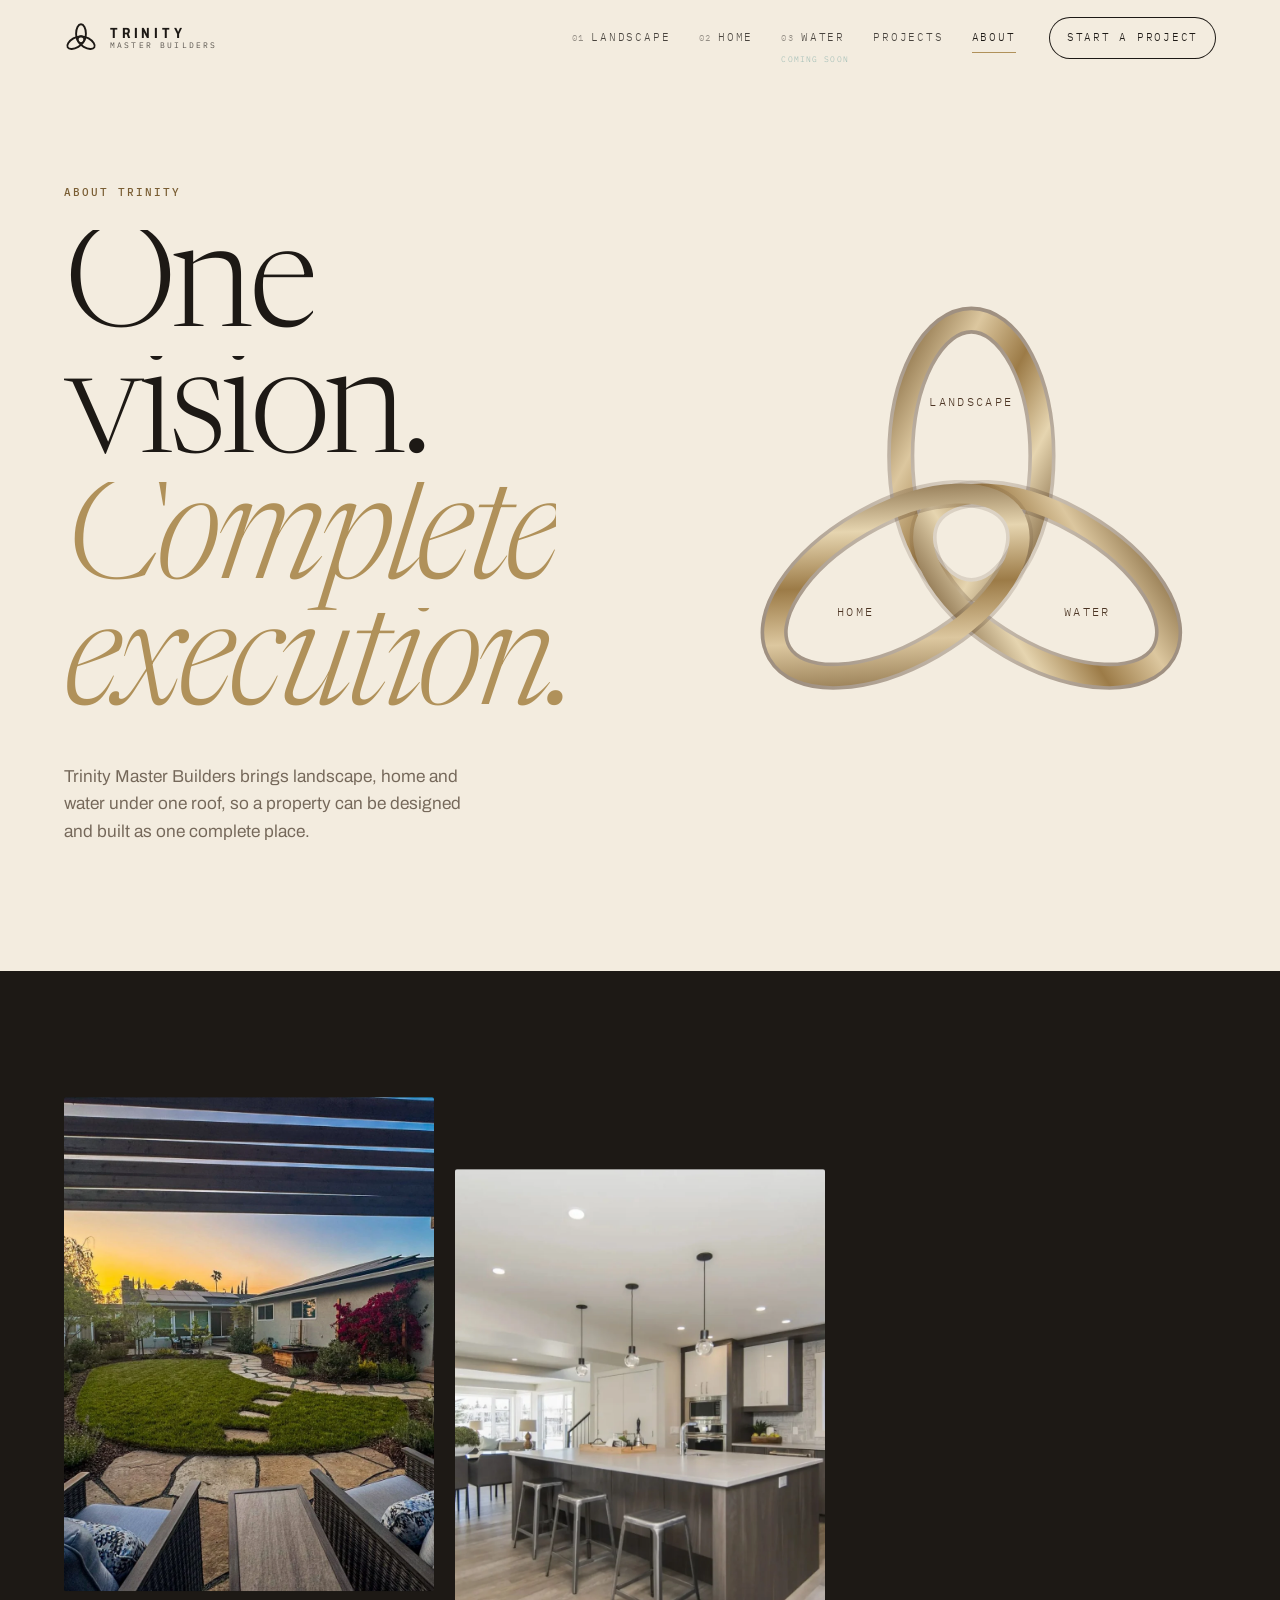
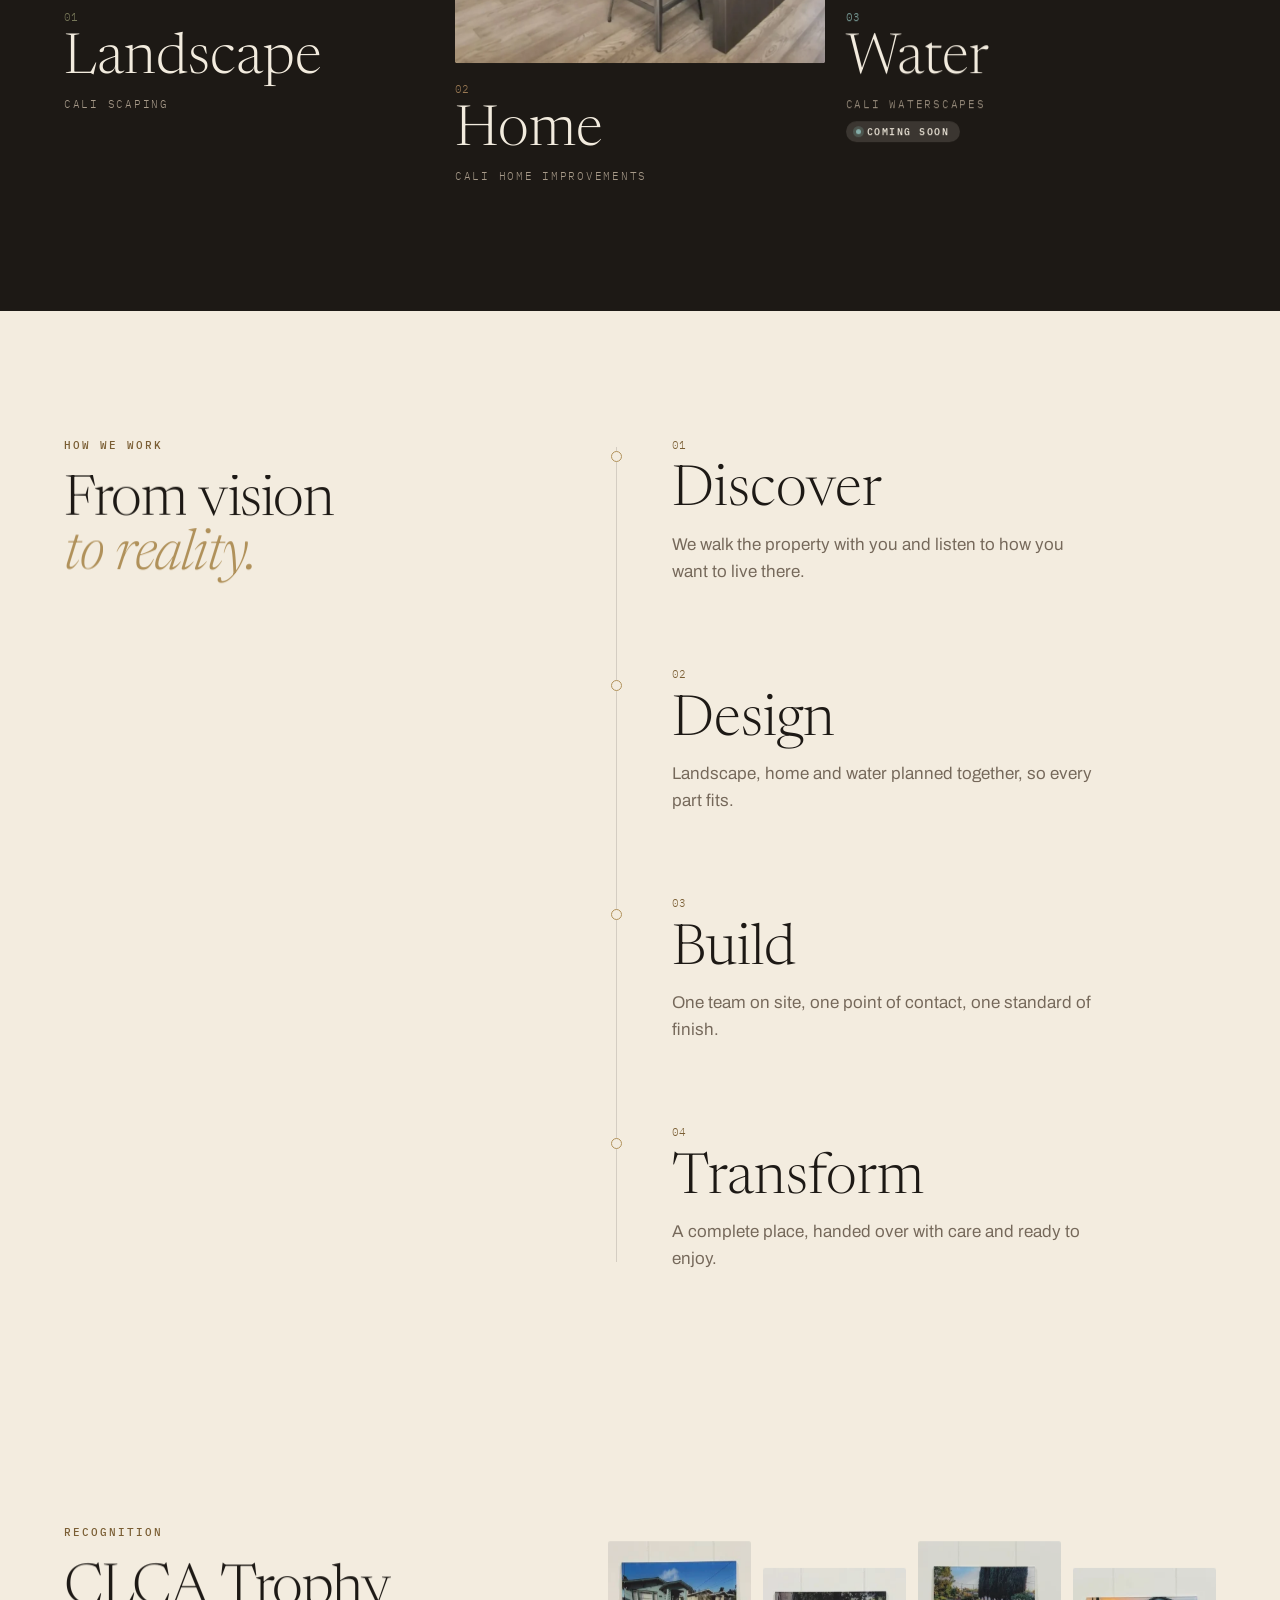
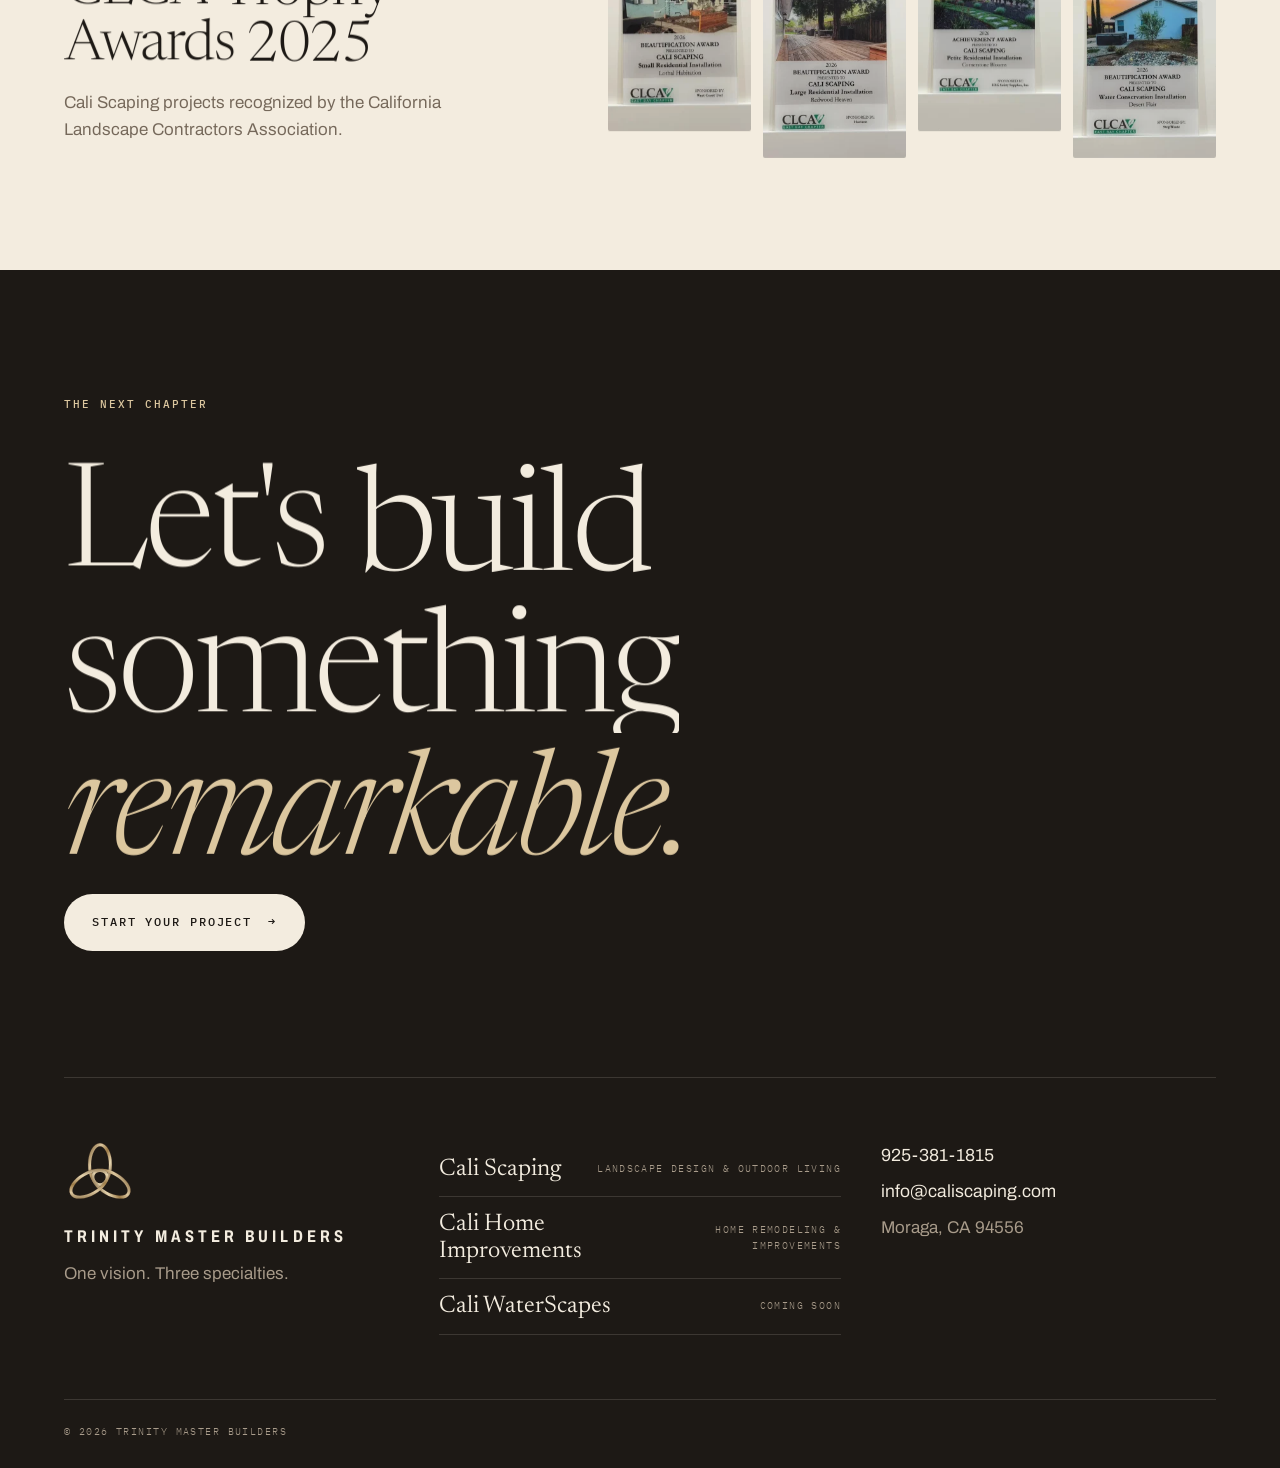
<file: about/index.html>
<!doctype html>
<html lang="en-US">
<head>
<meta name="robots" content="noindex, nofollow">
<meta charset="UTF-8">
<meta name="viewport" content="width=device-width, initial-scale=1, viewport-fit=cover">
<meta name="theme-color" content="#1D1915">
<title>About Trinity &#8211; Trinity Master Builders</title>
<meta name='robots' content='max-image-preview:large' />
<link rel="preconnect" href="https://fonts.googleapis.com"><link rel="preconnect" href="https://fonts.gstatic.com" crossorigin>
<script id="trinity-config" type="application/json">{"demo":true,"restUrl":"https:\/\/andcefa90.github.io\/trinity-master-builders\/wp-json\/trinity\/v1\/","nonce":"6b22378cf2","themeUrl":"https:\/\/andcefa90.github.io\/trinity-master-builders\/wp-content\/themes\/trinity","intro":true,"lines":[{"slug":"landscape","name":"Landscape","brand":"Cali Scaping","comingSoon":false,"accent":"#78785A"},{"slug":"home-improvements","name":"Home","brand":"Cali Home Improvements","comingSoon":false,"accent":"#9A7A55"},{"slug":"water","name":"Water","brand":"Cali WaterScapes","comingSoon":true,"accent":"#86AEA9"}]}</script>
<script>(function(d){d.classList.add('js');if(matchMedia('(prefers-reduced-motion: reduce)').matches)d.classList.add('reduced');try{var w=sessionStorage.getItem('trinity-curtain');if(w!==null){d.classList.add('curtain-in');d.setAttribute('data-curtain',w);}}catch(e){}})(document.documentElement);</script>
<link rel='dns-prefetch' href='//fonts.googleapis.com' />
<script>window.dataLayer=window.dataLayer||[];</script>
<meta name="description" content="">
<meta property="og:type" content="website">
<meta property="og:title" content="About Trinity &#8211; Trinity Master Builders">
<meta property="og:description" content="">
<meta property="og:url" content="https://andcefa90.github.io/trinity-master-builders/about/">
<meta property="og:site_name" content="Trinity Master Builders">
<meta property="og:image" content="https://andcefa90.github.io/trinity-master-builders/wp-content/uploads/2026/11/landscape-pergola-sunset-1200x900.webp">
<meta name="twitter:card" content="summary_large_image">
<meta name="twitter:title" content="About Trinity &#8211; Trinity Master Builders">
<meta name="twitter:description" content="">
<meta name="twitter:image" content="https://andcefa90.github.io/trinity-master-builders/wp-content/uploads/2026/11/landscape-pergola-sunset-1200x900.webp">
<style id="wp-img-auto-sizes-contain-inline-css">
img:is([sizes=auto i],[sizes^="auto," i]){contain-intrinsic-size:3000px 1500px}
/*# sourceURL=wp-img-auto-sizes-contain-inline-css */
</style>

<style id="global-styles-inline-css">
:root{--wp--preset--aspect-ratio--square: 1;--wp--preset--aspect-ratio--4-3: 4/3;--wp--preset--aspect-ratio--3-4: 3/4;--wp--preset--aspect-ratio--3-2: 3/2;--wp--preset--aspect-ratio--2-3: 2/3;--wp--preset--aspect-ratio--16-9: 16/9;--wp--preset--aspect-ratio--9-16: 9/16;--wp--preset--color--black: #000000;--wp--preset--color--cyan-bluish-gray: #abb8c3;--wp--preset--color--white: #ffffff;--wp--preset--color--pale-pink: #f78da7;--wp--preset--color--vivid-red: #cf2e2e;--wp--preset--color--luminous-vivid-orange: #ff6900;--wp--preset--color--luminous-vivid-amber: #fcb900;--wp--preset--color--light-green-cyan: #7bdcb5;--wp--preset--color--vivid-green-cyan: #00d084;--wp--preset--color--pale-cyan-blue: #8ed1fc;--wp--preset--color--vivid-cyan-blue: #0693e3;--wp--preset--color--vivid-purple: #9b51e0;--wp--preset--gradient--vivid-cyan-blue-to-vivid-purple: linear-gradient(135deg,rgb(6,147,227) 0%,rgb(155,81,224) 100%);--wp--preset--gradient--light-green-cyan-to-vivid-green-cyan: linear-gradient(135deg,rgb(122,220,180) 0%,rgb(0,208,130) 100%);--wp--preset--gradient--luminous-vivid-amber-to-luminous-vivid-orange: linear-gradient(135deg,rgb(252,185,0) 0%,rgb(255,105,0) 100%);--wp--preset--gradient--luminous-vivid-orange-to-vivid-red: linear-gradient(135deg,rgb(255,105,0) 0%,rgb(207,46,46) 100%);--wp--preset--gradient--very-light-gray-to-cyan-bluish-gray: linear-gradient(135deg,rgb(238,238,238) 0%,rgb(169,184,195) 100%);--wp--preset--gradient--cool-to-warm-spectrum: linear-gradient(135deg,rgb(74,234,220) 0%,rgb(151,120,209) 20%,rgb(207,42,186) 40%,rgb(238,44,130) 60%,rgb(251,105,98) 80%,rgb(254,248,76) 100%);--wp--preset--gradient--blush-light-purple: linear-gradient(135deg,rgb(255,206,236) 0%,rgb(152,150,240) 100%);--wp--preset--gradient--blush-bordeaux: linear-gradient(135deg,rgb(254,205,165) 0%,rgb(254,45,45) 50%,rgb(107,0,62) 100%);--wp--preset--gradient--luminous-dusk: linear-gradient(135deg,rgb(255,203,112) 0%,rgb(199,81,192) 50%,rgb(65,88,208) 100%);--wp--preset--gradient--pale-ocean: linear-gradient(135deg,rgb(255,245,203) 0%,rgb(182,227,212) 50%,rgb(51,167,181) 100%);--wp--preset--gradient--electric-grass: linear-gradient(135deg,rgb(202,248,128) 0%,rgb(113,206,126) 100%);--wp--preset--gradient--midnight: linear-gradient(135deg,rgb(2,3,129) 0%,rgb(40,116,252) 100%);--wp--preset--font-size--small: 13px;--wp--preset--font-size--medium: 20px;--wp--preset--font-size--large: 36px;--wp--preset--font-size--x-large: 42px;--wp--preset--spacing--20: 0.44rem;--wp--preset--spacing--30: 0.67rem;--wp--preset--spacing--40: 1rem;--wp--preset--spacing--50: 1.5rem;--wp--preset--spacing--60: 2.25rem;--wp--preset--spacing--70: 3.38rem;--wp--preset--spacing--80: 5.06rem;--wp--preset--shadow--natural: 6px 6px 9px rgba(0, 0, 0, 0.2);--wp--preset--shadow--deep: 12px 12px 50px rgba(0, 0, 0, 0.4);--wp--preset--shadow--sharp: 6px 6px 0px rgba(0, 0, 0, 0.2);--wp--preset--shadow--outlined: 6px 6px 0px -3px rgb(255, 255, 255), 6px 6px rgb(0, 0, 0);--wp--preset--shadow--crisp: 6px 6px 0px rgb(0, 0, 0);}.wp-block-button{--wp--preset--dimension--25: 25%;--wp--preset--dimension--50: 50%;--wp--preset--dimension--75: 75%;--wp--preset--dimension--100: 100%;}:where(body) { margin: 0; }:where(.is-layout-flex){gap: 0.5em;}:where(.is-layout-grid){gap: 0.5em;}body .is-layout-flex{display: flex;}.is-layout-flex{flex-wrap: wrap;align-items: center;}.is-layout-flex > :is(*, div){margin: 0;}body .is-layout-grid{display: grid;}.is-layout-grid > :is(*, div){margin: 0;}body{padding-top: 0px;padding-right: 0px;padding-bottom: 0px;padding-left: 0px;}:root :where(.wp-element-button, .wp-block-button__link){background-color: #32373c;border-width: 0;color: #fff;font-family: inherit;font-size: inherit;font-style: inherit;font-weight: inherit;letter-spacing: inherit;line-height: inherit;padding-top: calc(0.667em + 2px);padding-right: calc(1.333em + 2px);padding-bottom: calc(0.667em + 2px);padding-left: calc(1.333em + 2px);text-decoration: none;text-transform: inherit;}.has-black-color{color: var(--wp--preset--color--black) !important;}.has-cyan-bluish-gray-color{color: var(--wp--preset--color--cyan-bluish-gray) !important;}.has-white-color{color: var(--wp--preset--color--white) !important;}.has-pale-pink-color{color: var(--wp--preset--color--pale-pink) !important;}.has-vivid-red-color{color: var(--wp--preset--color--vivid-red) !important;}.has-luminous-vivid-orange-color{color: var(--wp--preset--color--luminous-vivid-orange) !important;}.has-luminous-vivid-amber-color{color: var(--wp--preset--color--luminous-vivid-amber) !important;}.has-light-green-cyan-color{color: var(--wp--preset--color--light-green-cyan) !important;}.has-vivid-green-cyan-color{color: var(--wp--preset--color--vivid-green-cyan) !important;}.has-pale-cyan-blue-color{color: var(--wp--preset--color--pale-cyan-blue) !important;}.has-vivid-cyan-blue-color{color: var(--wp--preset--color--vivid-cyan-blue) !important;}.has-vivid-purple-color{color: var(--wp--preset--color--vivid-purple) !important;}.has-black-background-color{background-color: var(--wp--preset--color--black) !important;}.has-cyan-bluish-gray-background-color{background-color: var(--wp--preset--color--cyan-bluish-gray) !important;}.has-white-background-color{background-color: var(--wp--preset--color--white) !important;}.has-pale-pink-background-color{background-color: var(--wp--preset--color--pale-pink) !important;}.has-vivid-red-background-color{background-color: var(--wp--preset--color--vivid-red) !important;}.has-luminous-vivid-orange-background-color{background-color: var(--wp--preset--color--luminous-vivid-orange) !important;}.has-luminous-vivid-amber-background-color{background-color: var(--wp--preset--color--luminous-vivid-amber) !important;}.has-light-green-cyan-background-color{background-color: var(--wp--preset--color--light-green-cyan) !important;}.has-vivid-green-cyan-background-color{background-color: var(--wp--preset--color--vivid-green-cyan) !important;}.has-pale-cyan-blue-background-color{background-color: var(--wp--preset--color--pale-cyan-blue) !important;}.has-vivid-cyan-blue-background-color{background-color: var(--wp--preset--color--vivid-cyan-blue) !important;}.has-vivid-purple-background-color{background-color: var(--wp--preset--color--vivid-purple) !important;}.has-black-border-color{border-color: var(--wp--preset--color--black) !important;}.has-cyan-bluish-gray-border-color{border-color: var(--wp--preset--color--cyan-bluish-gray) !important;}.has-white-border-color{border-color: var(--wp--preset--color--white) !important;}.has-pale-pink-border-color{border-color: var(--wp--preset--color--pale-pink) !important;}.has-vivid-red-border-color{border-color: var(--wp--preset--color--vivid-red) !important;}.has-luminous-vivid-orange-border-color{border-color: var(--wp--preset--color--luminous-vivid-orange) !important;}.has-luminous-vivid-amber-border-color{border-color: var(--wp--preset--color--luminous-vivid-amber) !important;}.has-light-green-cyan-border-color{border-color: var(--wp--preset--color--light-green-cyan) !important;}.has-vivid-green-cyan-border-color{border-color: var(--wp--preset--color--vivid-green-cyan) !important;}.has-pale-cyan-blue-border-color{border-color: var(--wp--preset--color--pale-cyan-blue) !important;}.has-vivid-cyan-blue-border-color{border-color: var(--wp--preset--color--vivid-cyan-blue) !important;}.has-vivid-purple-border-color{border-color: var(--wp--preset--color--vivid-purple) !important;}.has-vivid-cyan-blue-to-vivid-purple-gradient-background{background: var(--wp--preset--gradient--vivid-cyan-blue-to-vivid-purple) !important;}.has-light-green-cyan-to-vivid-green-cyan-gradient-background{background: var(--wp--preset--gradient--light-green-cyan-to-vivid-green-cyan) !important;}.has-luminous-vivid-amber-to-luminous-vivid-orange-gradient-background{background: var(--wp--preset--gradient--luminous-vivid-amber-to-luminous-vivid-orange) !important;}.has-luminous-vivid-orange-to-vivid-red-gradient-background{background: var(--wp--preset--gradient--luminous-vivid-orange-to-vivid-red) !important;}.has-very-light-gray-to-cyan-bluish-gray-gradient-background{background: var(--wp--preset--gradient--very-light-gray-to-cyan-bluish-gray) !important;}.has-cool-to-warm-spectrum-gradient-background{background: var(--wp--preset--gradient--cool-to-warm-spectrum) !important;}.has-blush-light-purple-gradient-background{background: var(--wp--preset--gradient--blush-light-purple) !important;}.has-blush-bordeaux-gradient-background{background: var(--wp--preset--gradient--blush-bordeaux) !important;}.has-luminous-dusk-gradient-background{background: var(--wp--preset--gradient--luminous-dusk) !important;}.has-pale-ocean-gradient-background{background: var(--wp--preset--gradient--pale-ocean) !important;}.has-electric-grass-gradient-background{background: var(--wp--preset--gradient--electric-grass) !important;}.has-midnight-gradient-background{background: var(--wp--preset--gradient--midnight) !important;}.has-small-font-size{font-size: var(--wp--preset--font-size--small) !important;}.has-medium-font-size{font-size: var(--wp--preset--font-size--medium) !important;}.has-large-font-size{font-size: var(--wp--preset--font-size--large) !important;}.has-x-large-font-size{font-size: var(--wp--preset--font-size--x-large) !important;}
/*# sourceURL=global-styles-inline-css */
</style>

<link rel='stylesheet' id='trinity-fonts-css' href='https://fonts.googleapis.com/css2?family=Newsreader:ital,opsz,wght@0,6..72,300..500;1,6..72,300..500&#038;family=Archivo:wdth,wght@62..125,300..700&#038;family=IBM+Plex+Mono:wght@400;500&#038;display=swap' media='all' />
<link rel='stylesheet' id='trinity-tokens-css' href='https://andcefa90.github.io/trinity-master-builders/wp-content/themes/trinity/assets/css/tokens.css?ver=1.0.0' media='all' />
<link rel='stylesheet' id='trinity-base-css' href='https://andcefa90.github.io/trinity-master-builders/wp-content/themes/trinity/assets/css/base.css?ver=1.0.0' media='all' />
<link rel='stylesheet' id='trinity-components-css' href='https://andcefa90.github.io/trinity-master-builders/wp-content/themes/trinity/assets/css/components.css?ver=1.0.0' media='all' />
<link rel='stylesheet' id='trinity-view-css' href='https://andcefa90.github.io/trinity-master-builders/wp-content/themes/trinity/assets/css/page.css?ver=1.0.0' media='all' />
<script data-wp-strategy="defer" defer id="gsap-js" src="https://andcefa90.github.io/trinity-master-builders/wp-content/themes/trinity/assets/vendor/gsap.min.js?ver=3.12.5"></script>
<script data-wp-strategy="defer" defer id="gsap-scrolltrigger-js" src="https://andcefa90.github.io/trinity-master-builders/wp-content/themes/trinity/assets/vendor/ScrollTrigger.min.js?ver=3.12.5"></script>
<script data-wp-strategy="defer" defer id="lenis-js" src="https://andcefa90.github.io/trinity-master-builders/wp-content/themes/trinity/assets/vendor/lenis.min.js?ver=1.1.13"></script>
<link rel="canonical" href="https://andcefa90.github.io/trinity-master-builders/about/" />
<link rel='shortlink' href='https://andcefa90.github.io/trinity-master-builders/?p=57' />
</head>
<body class="wp-singular page-template-default page page-id-57 wp-embed-responsive wp-theme-trinity">
<a class="skip-link" href="#main">Skip to content</a>


<div class="curtain" aria-hidden="true"><div class="curtain__panel"></div><div class="curtain__mark"><svg class="tri tri--curtain" viewBox="-270 -265 540 470" aria-hidden="true" focusable="false"><defs><linearGradient id="tri36071" x1="0" y1="0" x2="1" y2="1"><stop offset="0" stop-color="#7A5E34"/><stop offset=".28" stop-color="#DCC79F"/><stop offset=".5" stop-color="#9C7B47"/><stop offset=".72" stop-color="#E6D5B0"/><stop offset="1" stop-color="#6B4F2A"/></linearGradient><linearGradient id="tri36071d" x1="0" y1="0" x2="0" y2="1"><stop offset="0" stop-color="#4B3423" stop-opacity=".5"/><stop offset="1" stop-color="#4B3423" stop-opacity=".12"/></linearGradient></defs><g class="tri__g" data-ring="0" transform="rotate(0)"><ellipse class="tri__guide" cx="0" cy="-95" rx="78" ry="150"/><ellipse class="tri__shade" cx="0" cy="-95" rx="78" ry="150" stroke="url(#tri36071d)"/><ellipse class="tri__ring" cx="0" cy="-95" rx="78" ry="150" stroke="currentColor"/></g><g class="tri__g" data-ring="1" transform="rotate(120)"><ellipse class="tri__guide" cx="0" cy="-95" rx="78" ry="150"/><ellipse class="tri__shade" cx="0" cy="-95" rx="78" ry="150" stroke="url(#tri36071d)"/><ellipse class="tri__ring" cx="0" cy="-95" rx="78" ry="150" stroke="currentColor"/></g><g class="tri__g" data-ring="2" transform="rotate(240)"><ellipse class="tri__guide" cx="0" cy="-95" rx="78" ry="150"/><ellipse class="tri__shade" cx="0" cy="-95" rx="78" ry="150" stroke="url(#tri36071d)"/><ellipse class="tri__ring" cx="0" cy="-95" rx="78" ry="150" stroke="currentColor"/></g></svg></div></div>

<header class="site-header" id="site-header">
	<div class="site-header__inner">
		<a class="brand" href="https://andcefa90.github.io/trinity-master-builders/" aria-label="Trinity Master Builders, home">
			<svg class="tri tri--brand" viewBox="-270 -265 540 470" aria-hidden="true" focusable="false"><defs><linearGradient id="tri52543" x1="0" y1="0" x2="1" y2="1"><stop offset="0" stop-color="#7A5E34"/><stop offset=".28" stop-color="#DCC79F"/><stop offset=".5" stop-color="#9C7B47"/><stop offset=".72" stop-color="#E6D5B0"/><stop offset="1" stop-color="#6B4F2A"/></linearGradient><linearGradient id="tri52543d" x1="0" y1="0" x2="0" y2="1"><stop offset="0" stop-color="#4B3423" stop-opacity=".5"/><stop offset="1" stop-color="#4B3423" stop-opacity=".12"/></linearGradient></defs><g class="tri__g" data-ring="0" transform="rotate(0)"><ellipse class="tri__guide" cx="0" cy="-95" rx="78" ry="150"/><ellipse class="tri__shade" cx="0" cy="-95" rx="78" ry="150" stroke="url(#tri52543d)"/><ellipse class="tri__ring" cx="0" cy="-95" rx="78" ry="150" stroke="currentColor"/></g><g class="tri__g" data-ring="1" transform="rotate(120)"><ellipse class="tri__guide" cx="0" cy="-95" rx="78" ry="150"/><ellipse class="tri__shade" cx="0" cy="-95" rx="78" ry="150" stroke="url(#tri52543d)"/><ellipse class="tri__ring" cx="0" cy="-95" rx="78" ry="150" stroke="currentColor"/></g><g class="tri__g" data-ring="2" transform="rotate(240)"><ellipse class="tri__guide" cx="0" cy="-95" rx="78" ry="150"/><ellipse class="tri__shade" cx="0" cy="-95" rx="78" ry="150" stroke="url(#tri52543d)"/><ellipse class="tri__ring" cx="0" cy="-95" rx="78" ry="150" stroke="currentColor"/></g></svg>			<span class="brand__word">Trinity<span class="brand__sub">Master Builders</span></span>
		</a>
		<nav class="primary-nav" aria-label="Primary">
			<ul>
									<li>
						<a href="https://andcefa90.github.io/trinity-master-builders/landscape/" data-world="landscape" >
							<span class="nav-num">01</span>Landscape													</a>
					</li>
									<li>
						<a href="https://andcefa90.github.io/trinity-master-builders/home-improvements/" data-world="home-improvements" >
							<span class="nav-num">02</span>Home													</a>
					</li>
									<li>
						<a href="https://andcefa90.github.io/trinity-master-builders/water/" data-world="water" >
							<span class="nav-num">03</span>Water							<span class="nav-soon">Coming soon</span>						</a>
					</li>
								<li><a href="https://andcefa90.github.io/trinity-master-builders/projects/" >Projects</a></li>
				<li><a href="https://andcefa90.github.io/trinity-master-builders/about/" aria-current="page">About</a></li>
			</ul>
		</nav>
		<a class="header-cta" href="https://andcefa90.github.io/trinity-master-builders/start/" data-track="cta_click" data-track-label="Header: Start a project">Start a project</a>
		<button class="menu-toggle" type="button" aria-expanded="false" aria-controls="menu-panel"><span class="screen-reader-text">Menu</span><i></i><i></i></button>
	</div>
	<div class="scroll-progress" aria-hidden="true"><i></i></div>
</header>

<div class="menu-panel" id="menu-panel" hidden>
	<nav aria-label="Mobile">
		<ol class="menu-panel__worlds">
							<li style="--accent:#78785A">
					<a href="https://andcefa90.github.io/trinity-master-builders/landscape/" data-world="landscape">
						<span class="menu-panel__media"><img width="300" height="225" src="https://andcefa90.github.io/trinity-master-builders/wp-content/uploads/2026/11/landscape-pergola-sunset-300x225.webp" class="attachment-medium size-medium" alt="" loading="lazy" decoding="async" srcset="https://andcefa90.github.io/trinity-master-builders/wp-content/uploads/2026/11/landscape-pergola-sunset-300x225.webp 300w, https://andcefa90.github.io/trinity-master-builders/wp-content/uploads/2026/11/landscape-pergola-sunset-1024x768.webp 1024w, https://andcefa90.github.io/trinity-master-builders/wp-content/uploads/2026/11/landscape-pergola-sunset-768x576.webp 768w, https://andcefa90.github.io/trinity-master-builders/wp-content/uploads/2026/11/landscape-pergola-sunset-1536x1152.webp 1536w, https://andcefa90.github.io/trinity-master-builders/wp-content/uploads/2026/11/landscape-pergola-sunset-1800x1350.webp 1800w, https://andcefa90.github.io/trinity-master-builders/wp-content/uploads/2026/11/landscape-pergola-sunset-1200x900.webp 1200w, https://andcefa90.github.io/trinity-master-builders/wp-content/uploads/2026/11/landscape-pergola-sunset.webp 1920w" sizes="auto, (max-width: 300px) 100vw, 300px" /></span>
						<span class="menu-panel__label"><small>Cali Scaping</small>Landscape</span>
											</a>
				</li>
							<li style="--accent:#9A7A55">
					<a href="https://andcefa90.github.io/trinity-master-builders/home-improvements/" data-world="home-improvements">
						<span class="menu-panel__media"><img width="300" height="200" src="https://andcefa90.github.io/trinity-master-builders/wp-content/uploads/2026/11/home-kitchen-island-300x200.webp" class="attachment-medium size-medium" alt="" loading="lazy" decoding="async" srcset="https://andcefa90.github.io/trinity-master-builders/wp-content/uploads/2026/11/home-kitchen-island-300x200.webp 300w, https://andcefa90.github.io/trinity-master-builders/wp-content/uploads/2026/11/home-kitchen-island-1024x683.webp 1024w, https://andcefa90.github.io/trinity-master-builders/wp-content/uploads/2026/11/home-kitchen-island-768x512.webp 768w, https://andcefa90.github.io/trinity-master-builders/wp-content/uploads/2026/11/home-kitchen-island-1536x1025.webp 1536w, https://andcefa90.github.io/trinity-master-builders/wp-content/uploads/2026/11/home-kitchen-island-1349x900.webp 1349w, https://andcefa90.github.io/trinity-master-builders/wp-content/uploads/2026/11/home-kitchen-island.webp 1920w" sizes="auto, (max-width: 300px) 100vw, 300px" /></span>
						<span class="menu-panel__label"><small>Cali Home Improvements</small>Home</span>
											</a>
				</li>
							<li style="--accent:#86AEA9">
					<a href="https://andcefa90.github.io/trinity-master-builders/water/" data-world="water">
						<span class="menu-panel__media"><img width="300" height="290" src="https://andcefa90.github.io/trinity-master-builders/wp-content/uploads/2026/11/landscape-spa-300x290.webp" class="attachment-medium size-medium" alt="" loading="lazy" decoding="async" srcset="https://andcefa90.github.io/trinity-master-builders/wp-content/uploads/2026/11/landscape-spa-300x290.webp 300w, https://andcefa90.github.io/trinity-master-builders/wp-content/uploads/2026/11/landscape-spa.webp 628w" sizes="auto, (max-width: 300px) 100vw, 300px" /></span>
						<span class="menu-panel__label"><small>Cali WaterScapes</small>Water</span>
						<span class="badge">Coming soon</span>					</a>
				</li>
					</ol>
		<ul class="menu-panel__links">
			<li><a href="https://andcefa90.github.io/trinity-master-builders/projects/">Projects</a></li>
			<li><a href="https://andcefa90.github.io/trinity-master-builders/about/">About</a></li>
			<li><a href="https://andcefa90.github.io/trinity-master-builders/start/" class="is-accent">Start a project</a></li>
		</ul>
		<p class="menu-panel__contact"><a href="tel:9253811815" data-track="phone_click">925-381-1815</a></p>
	</nav>
</div>

<div class="cursor" aria-hidden="true"><span class="cursor__label"></span></div>

<main id="main" class="site-main">
<section class="about-hero" data-tone="light">
	<div class="wrap about-hero__grid">
		<div>
			<p class="eyebrow">About Trinity</p>
			<h1 class="about-hero__title" data-split>One vision. <em>Complete execution.</em></h1>
			<p class="about-hero__lede">Trinity Master Builders brings landscape, home and water under one roof, so a property can be designed and built as one complete place.</p>
		</div>
		<div class="about-hero__mark" data-module="symbol-draw">
			<svg class="tri tri--about" viewBox="-270 -265 540 470" role="img"><title>Trinity: Landscape, Home and Water</title><defs><linearGradient id="tri6099" x1="0" y1="0" x2="1" y2="1"><stop offset="0" stop-color="#7A5E34"/><stop offset=".28" stop-color="#DCC79F"/><stop offset=".5" stop-color="#9C7B47"/><stop offset=".72" stop-color="#E6D5B0"/><stop offset="1" stop-color="#6B4F2A"/></linearGradient><linearGradient id="tri6099d" x1="0" y1="0" x2="0" y2="1"><stop offset="0" stop-color="#4B3423" stop-opacity=".5"/><stop offset="1" stop-color="#4B3423" stop-opacity=".12"/></linearGradient></defs><g class="tri__g" data-ring="0" transform="rotate(0)"><ellipse class="tri__guide" cx="0" cy="-95" rx="78" ry="150"/><ellipse class="tri__shade" cx="0" cy="-95" rx="78" ry="150" stroke="url(#tri6099d)"/><ellipse class="tri__ring" cx="0" cy="-95" rx="78" ry="150" stroke="url(#tri6099)"/></g><g class="tri__g" data-ring="1" transform="rotate(120)"><ellipse class="tri__guide" cx="0" cy="-95" rx="78" ry="150"/><ellipse class="tri__shade" cx="0" cy="-95" rx="78" ry="150" stroke="url(#tri6099d)"/><ellipse class="tri__ring" cx="0" cy="-95" rx="78" ry="150" stroke="url(#tri6099)"/></g><g class="tri__g" data-ring="2" transform="rotate(240)"><ellipse class="tri__guide" cx="0" cy="-95" rx="78" ry="150"/><ellipse class="tri__shade" cx="0" cy="-95" rx="78" ry="150" stroke="url(#tri6099d)"/><ellipse class="tri__ring" cx="0" cy="-95" rx="78" ry="150" stroke="url(#tri6099)"/></g><text class="tri__label" x="0" y="-150">Landscape</text><text class="tri__label" x="-128" y="82">Home</text><text class="tri__label" x="128" y="82">Water</text></svg>		</div>
	</div>
</section>

<section class="disciplines" data-tone="dark">
	<div class="wrap">
		<ol class="disciplines__list">
							<li style="--accent:#78785A" data-reveal>
					<a href="https://andcefa90.github.io/trinity-master-builders/landscape/" data-world="landscape" data-cursor="Enter">
						<span class="disciplines__media"><img width="900" height="1200" src="https://andcefa90.github.io/trinity-master-builders/wp-content/uploads/2026/11/landscape-pergola-sunset-900x1200.webp" class="attachment-trinity-tall size-trinity-tall" alt="" loading="lazy" decoding="async" /></span>
						<span class="disciplines__n">01</span>
						<span class="disciplines__name">Landscape</span>
						<span class="disciplines__brand">Cali Scaping</span>
											</a>
				</li>
							<li style="--accent:#9A7A55" data-reveal>
					<a href="https://andcefa90.github.io/trinity-master-builders/home-improvements/" data-world="home-improvements" data-cursor="Enter">
						<span class="disciplines__media"><img width="900" height="1200" src="https://andcefa90.github.io/trinity-master-builders/wp-content/uploads/2026/11/home-kitchen-island-900x1200.webp" class="attachment-trinity-tall size-trinity-tall" alt="" loading="lazy" decoding="async" /></span>
						<span class="disciplines__n">02</span>
						<span class="disciplines__name">Home</span>
						<span class="disciplines__brand">Cali Home Improvements</span>
											</a>
				</li>
							<li style="--accent:#86AEA9" data-reveal>
					<a href="https://andcefa90.github.io/trinity-master-builders/water/" data-world="water" data-cursor="Enter">
						<span class="disciplines__media"><img width="628" height="607" src="https://andcefa90.github.io/trinity-master-builders/wp-content/uploads/2026/11/landscape-spa.webp" class="attachment-trinity-tall size-trinity-tall" alt="" loading="lazy" decoding="async" srcset="https://andcefa90.github.io/trinity-master-builders/wp-content/uploads/2026/11/landscape-spa.webp 628w, https://andcefa90.github.io/trinity-master-builders/wp-content/uploads/2026/11/landscape-spa-300x290.webp 300w" sizes="auto, (max-width: 628px) 100vw, 628px" /></span>
						<span class="disciplines__n">03</span>
						<span class="disciplines__name">Water</span>
						<span class="disciplines__brand">Cali WaterScapes</span>
						<span class="badge badge--light">Coming soon</span>					</a>
				</li>
					</ol>
	</div>
</section>


<section class="process" data-tone="light" data-module="process">
	<div class="wrap process__grid">
		<div class="process__side">
			<p class="eyebrow">How we work</p>
			<h2 class="section-title" data-split>From vision <em>to reality.</em></h2>
		</div>
		<ol class="process__steps">
			<span class="process__track" aria-hidden="true"><i></i></span>
							<li class="process__step"><span class="process__n">01</span><h3>Discover</h3><p>We walk the property with you and listen to how you want to live there.</p></li>
							<li class="process__step"><span class="process__n">02</span><h3>Design</h3><p>Landscape, home and water planned together, so every part fits.</p></li>
							<li class="process__step"><span class="process__n">03</span><h3>Build</h3><p>One team on site, one point of contact, one standard of finish.</p></li>
							<li class="process__step"><span class="process__n">04</span><h3>Transform</h3><p>A complete place, handed over with care and ready to enjoy.</p></li>
					</ol>
	</div>
</section>


<section class="proof" data-tone="light" aria-label="Recognition and client words">
	<div class="wrap">
					<div class="proof__award">
				<div class="proof__award-copy">
					<p class="eyebrow">Recognition</p>
					<h2 class="proof__title" data-split>CLCA Trophy Awards 2025</h2>
					<p class="proof__text">Cali Scaping projects recognized by the California Landscape Contractors Association.</p>				</div>
									<ul class="proof__plaques">
													<li data-reveal><img width="768" height="1024" src="https://andcefa90.github.io/trinity-master-builders/wp-content/uploads/2026/11/award-clca-1-768x1024.webp" class="attachment-medium_large size-medium_large" alt="" loading="lazy" decoding="async" sizes="auto, (min-width: 900px) 14vw, 40vw" srcset="https://andcefa90.github.io/trinity-master-builders/wp-content/uploads/2026/11/award-clca-1-768x1024.webp 768w, https://andcefa90.github.io/trinity-master-builders/wp-content/uploads/2026/11/award-clca-1-225x300.webp 225w, https://andcefa90.github.io/trinity-master-builders/wp-content/uploads/2026/11/award-clca-1-1013x1350.webp 1013w, https://andcefa90.github.io/trinity-master-builders/wp-content/uploads/2026/11/award-clca-1-675x900.webp 675w, https://andcefa90.github.io/trinity-master-builders/wp-content/uploads/2026/11/award-clca-1-900x1200.webp 900w, https://andcefa90.github.io/trinity-master-builders/wp-content/uploads/2026/11/award-clca-1.webp 1080w" /></li>
													<li data-reveal><img width="768" height="1024" src="https://andcefa90.github.io/trinity-master-builders/wp-content/uploads/2026/11/award-clca-2-768x1024.webp" class="attachment-medium_large size-medium_large" alt="" loading="lazy" decoding="async" sizes="auto, (min-width: 900px) 14vw, 40vw" srcset="https://andcefa90.github.io/trinity-master-builders/wp-content/uploads/2026/11/award-clca-2-768x1024.webp 768w, https://andcefa90.github.io/trinity-master-builders/wp-content/uploads/2026/11/award-clca-2-225x300.webp 225w, https://andcefa90.github.io/trinity-master-builders/wp-content/uploads/2026/11/award-clca-2-1013x1350.webp 1013w, https://andcefa90.github.io/trinity-master-builders/wp-content/uploads/2026/11/award-clca-2-675x900.webp 675w, https://andcefa90.github.io/trinity-master-builders/wp-content/uploads/2026/11/award-clca-2-900x1200.webp 900w, https://andcefa90.github.io/trinity-master-builders/wp-content/uploads/2026/11/award-clca-2.webp 1080w" /></li>
													<li data-reveal><img width="768" height="1024" src="https://andcefa90.github.io/trinity-master-builders/wp-content/uploads/2026/11/award-clca-3-768x1024.webp" class="attachment-medium_large size-medium_large" alt="" loading="lazy" decoding="async" sizes="auto, (min-width: 900px) 14vw, 40vw" srcset="https://andcefa90.github.io/trinity-master-builders/wp-content/uploads/2026/11/award-clca-3-768x1024.webp 768w, https://andcefa90.github.io/trinity-master-builders/wp-content/uploads/2026/11/award-clca-3-225x300.webp 225w, https://andcefa90.github.io/trinity-master-builders/wp-content/uploads/2026/11/award-clca-3-1013x1350.webp 1013w, https://andcefa90.github.io/trinity-master-builders/wp-content/uploads/2026/11/award-clca-3-675x900.webp 675w, https://andcefa90.github.io/trinity-master-builders/wp-content/uploads/2026/11/award-clca-3-900x1200.webp 900w, https://andcefa90.github.io/trinity-master-builders/wp-content/uploads/2026/11/award-clca-3.webp 1080w" /></li>
													<li data-reveal><img width="768" height="1024" src="https://andcefa90.github.io/trinity-master-builders/wp-content/uploads/2026/11/award-clca-4-768x1024.webp" class="attachment-medium_large size-medium_large" alt="" loading="lazy" decoding="async" sizes="auto, (min-width: 900px) 14vw, 40vw" srcset="https://andcefa90.github.io/trinity-master-builders/wp-content/uploads/2026/11/award-clca-4-768x1024.webp 768w, https://andcefa90.github.io/trinity-master-builders/wp-content/uploads/2026/11/award-clca-4-225x300.webp 225w, https://andcefa90.github.io/trinity-master-builders/wp-content/uploads/2026/11/award-clca-4-1013x1350.webp 1013w, https://andcefa90.github.io/trinity-master-builders/wp-content/uploads/2026/11/award-clca-4-675x900.webp 675w, https://andcefa90.github.io/trinity-master-builders/wp-content/uploads/2026/11/award-clca-4-900x1200.webp 900w, https://andcefa90.github.io/trinity-master-builders/wp-content/uploads/2026/11/award-clca-4.webp 1080w" /></li>
											</ul>
							</div>
		
		
			</div>
</section>
</main>

<footer class="site-footer" data-tone="dark">
	<div class="wrap">
				<div class="finale">
			<p class="eyebrow">The next chapter</p>
			<h2 class="finale__title" data-split>Let's build something <em>remarkable.</em></h2>
			<a class="btn btn--light" href="https://andcefa90.github.io/trinity-master-builders/start/" data-track="cta_click" data-track-label="Start your project" data-cursor="Explore" data-magnetic><span class="btn__label">Start your project</span><span class="btn__arrow" aria-hidden="true">→</span></a>		</div>
		
		<div class="footer-grid">
			<div class="footer-brand">
				<svg class="tri tri--footer" viewBox="-270 -265 540 470" aria-hidden="true" focusable="false"><defs><linearGradient id="tri48363" x1="0" y1="0" x2="1" y2="1"><stop offset="0" stop-color="#7A5E34"/><stop offset=".28" stop-color="#DCC79F"/><stop offset=".5" stop-color="#9C7B47"/><stop offset=".72" stop-color="#E6D5B0"/><stop offset="1" stop-color="#6B4F2A"/></linearGradient><linearGradient id="tri48363d" x1="0" y1="0" x2="0" y2="1"><stop offset="0" stop-color="#4B3423" stop-opacity=".5"/><stop offset="1" stop-color="#4B3423" stop-opacity=".12"/></linearGradient></defs><g class="tri__g" data-ring="0" transform="rotate(0)"><ellipse class="tri__guide" cx="0" cy="-95" rx="78" ry="150"/><ellipse class="tri__shade" cx="0" cy="-95" rx="78" ry="150" stroke="url(#tri48363d)"/><ellipse class="tri__ring" cx="0" cy="-95" rx="78" ry="150" stroke="url(#tri48363)"/></g><g class="tri__g" data-ring="1" transform="rotate(120)"><ellipse class="tri__guide" cx="0" cy="-95" rx="78" ry="150"/><ellipse class="tri__shade" cx="0" cy="-95" rx="78" ry="150" stroke="url(#tri48363d)"/><ellipse class="tri__ring" cx="0" cy="-95" rx="78" ry="150" stroke="url(#tri48363)"/></g><g class="tri__g" data-ring="2" transform="rotate(240)"><ellipse class="tri__guide" cx="0" cy="-95" rx="78" ry="150"/><ellipse class="tri__shade" cx="0" cy="-95" rx="78" ry="150" stroke="url(#tri48363d)"/><ellipse class="tri__ring" cx="0" cy="-95" rx="78" ry="150" stroke="url(#tri48363)"/></g></svg>				<p class="footer-brand__name">Trinity Master Builders</p>
				<p class="footer-brand__line">One vision. Three specialties.</p>
			</div>
			<ul class="footer-lines">
									<li>
						<a href="https://andcefa90.github.io/trinity-master-builders/landscape/" data-world="landscape">Cali Scaping</a>
						<span>Landscape design &amp; outdoor living</span>
					</li>
									<li>
						<a href="https://andcefa90.github.io/trinity-master-builders/home-improvements/" data-world="home-improvements">Cali Home Improvements</a>
						<span>Home remodeling &amp; improvements</span>
					</li>
									<li>
						<a href="https://andcefa90.github.io/trinity-master-builders/water/" data-world="water">Cali WaterScapes</a>
						<span>Coming soon</span>
					</li>
							</ul>
			<div class="footer-contact">
				<a href="tel:9253811815" data-track="phone_click">925-381-1815</a>
				<a href="mailto:info@caliscaping.com" data-track="email_click">info@caliscaping.com</a>
				<address>Moraga, CA 94556</address>
							</div>
		</div>

		<div class="footer-legal">
			<p>&copy; 2026 Trinity Master Builders</p>
					</div>
	</div>
</footer>

<script type="speculationrules">
{"prefetch":[{"source":"document","where":{"and":[{"href_matches":"/*"},{"not":{"href_matches":["/wp-*.php","/wp-admin/*","/wp-content/uploads/*","/wp-content/*","/wp-content/plugins/*","/wp-content/themes/trinity/*","/*\\?(.+)"]}},{"not":{"selector_matches":"a[rel~=\"nofollow\"]"}},{"not":{"selector_matches":".no-prefetch, .no-prefetch a"}}]},"eagerness":"conservative"}]}
</script>
<script type="application/ld+json">{"@context":"https://schema.org","@graph":[{"@type":"HomeAndConstructionBusiness","@id":"https://andcefa90.github.io/trinity-master-builders/#org","name":"Trinity Master Builders","url":"https://andcefa90.github.io/trinity-master-builders/","logo":"https://andcefa90.github.io/trinity-master-builders/wp-content/themes/trinity/assets/brand/trinity-logo.jpg","telephone":"925-381-1815","address":{"@type":"PostalAddress","addressLocality":"Moraga","addressRegion":"CA","postalCode":"94556","addressCountry":"US"},"sameAs":[],"makesOffer":[{"@type":"Offer","itemOffered":{"@type":"Service","name":"Cali Scaping: Landscape design & outdoor living","url":"https://andcefa90.github.io/trinity-master-builders/landscape/"}},{"@type":"Offer","itemOffered":{"@type":"Service","name":"Cali Home Improvements: Home remodeling & improvements","url":"https://andcefa90.github.io/trinity-master-builders/home-improvements/"}}]}]}</script>
<script id="trinity-app-js-module" src="https://andcefa90.github.io/trinity-master-builders/wp-content/themes/trinity/assets/js/app.js?ver=1.0.0" type="module"></script>
</body>
</html>
</file>
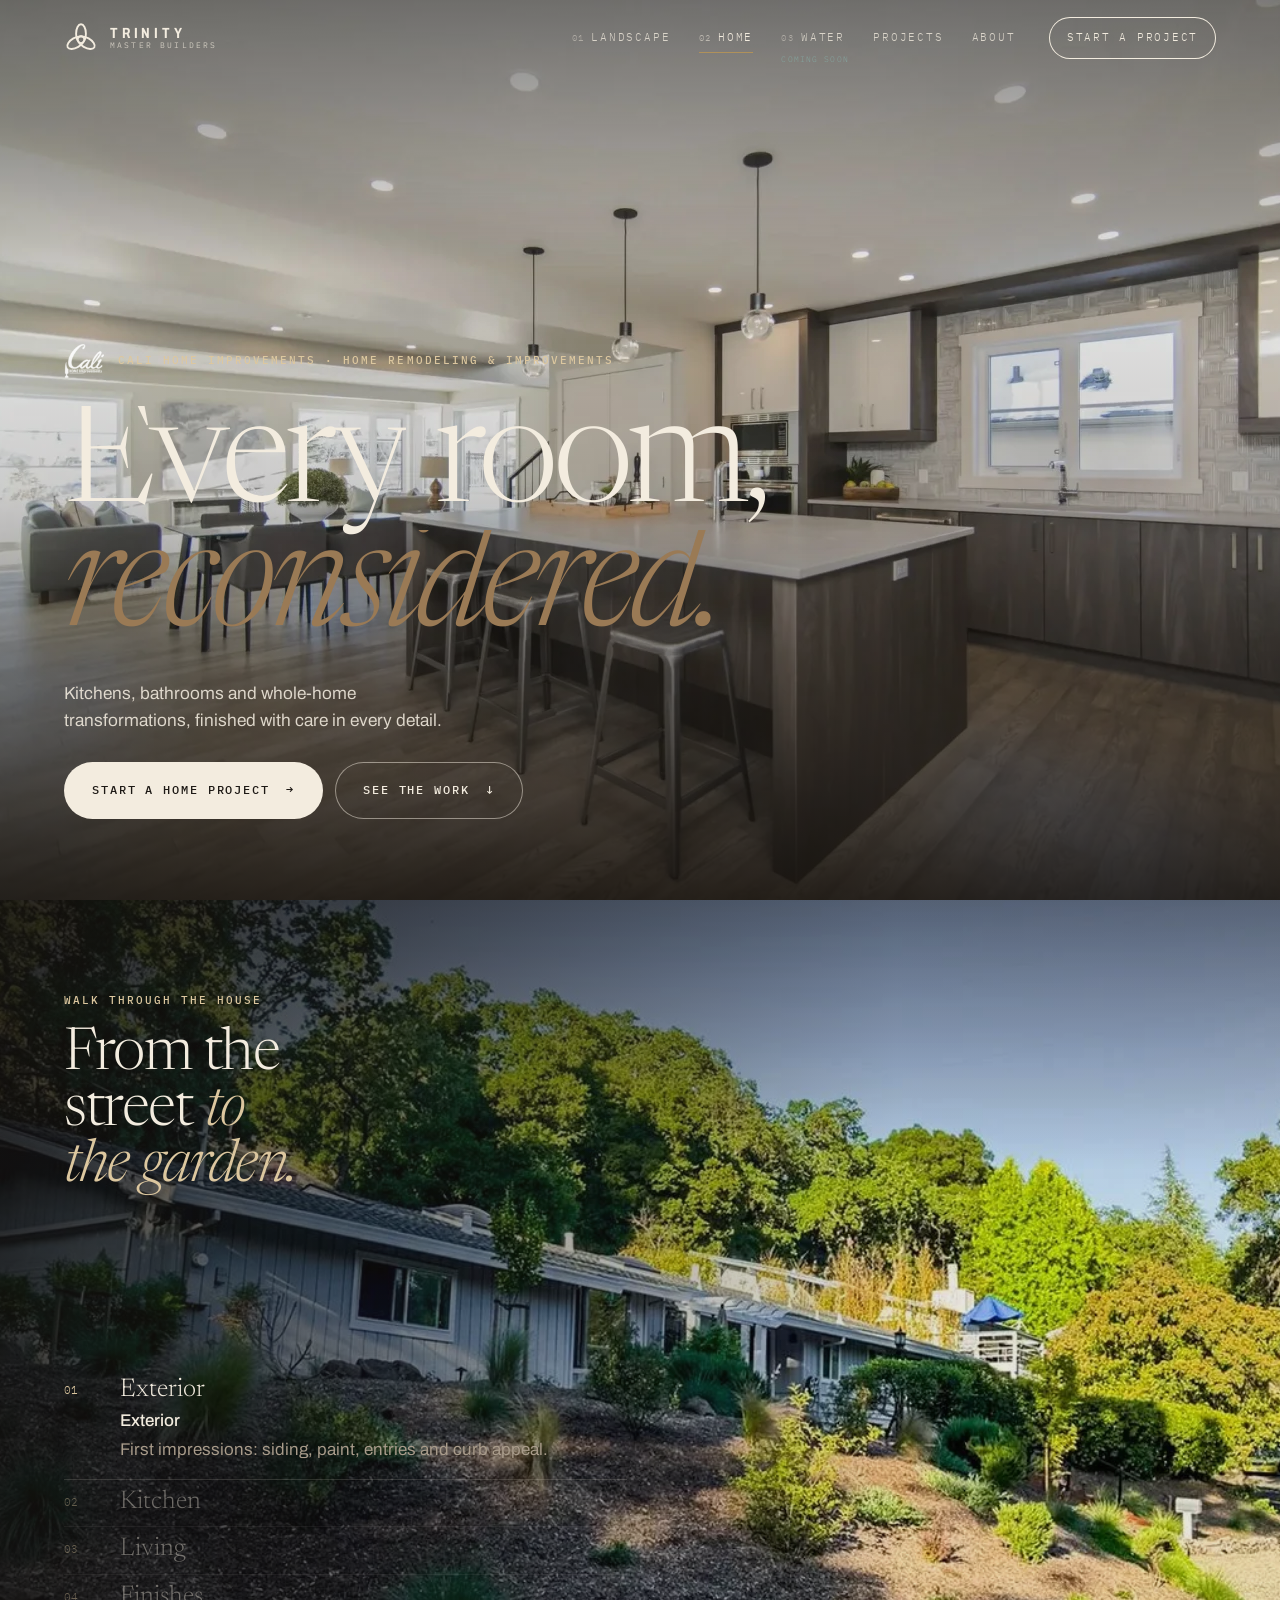
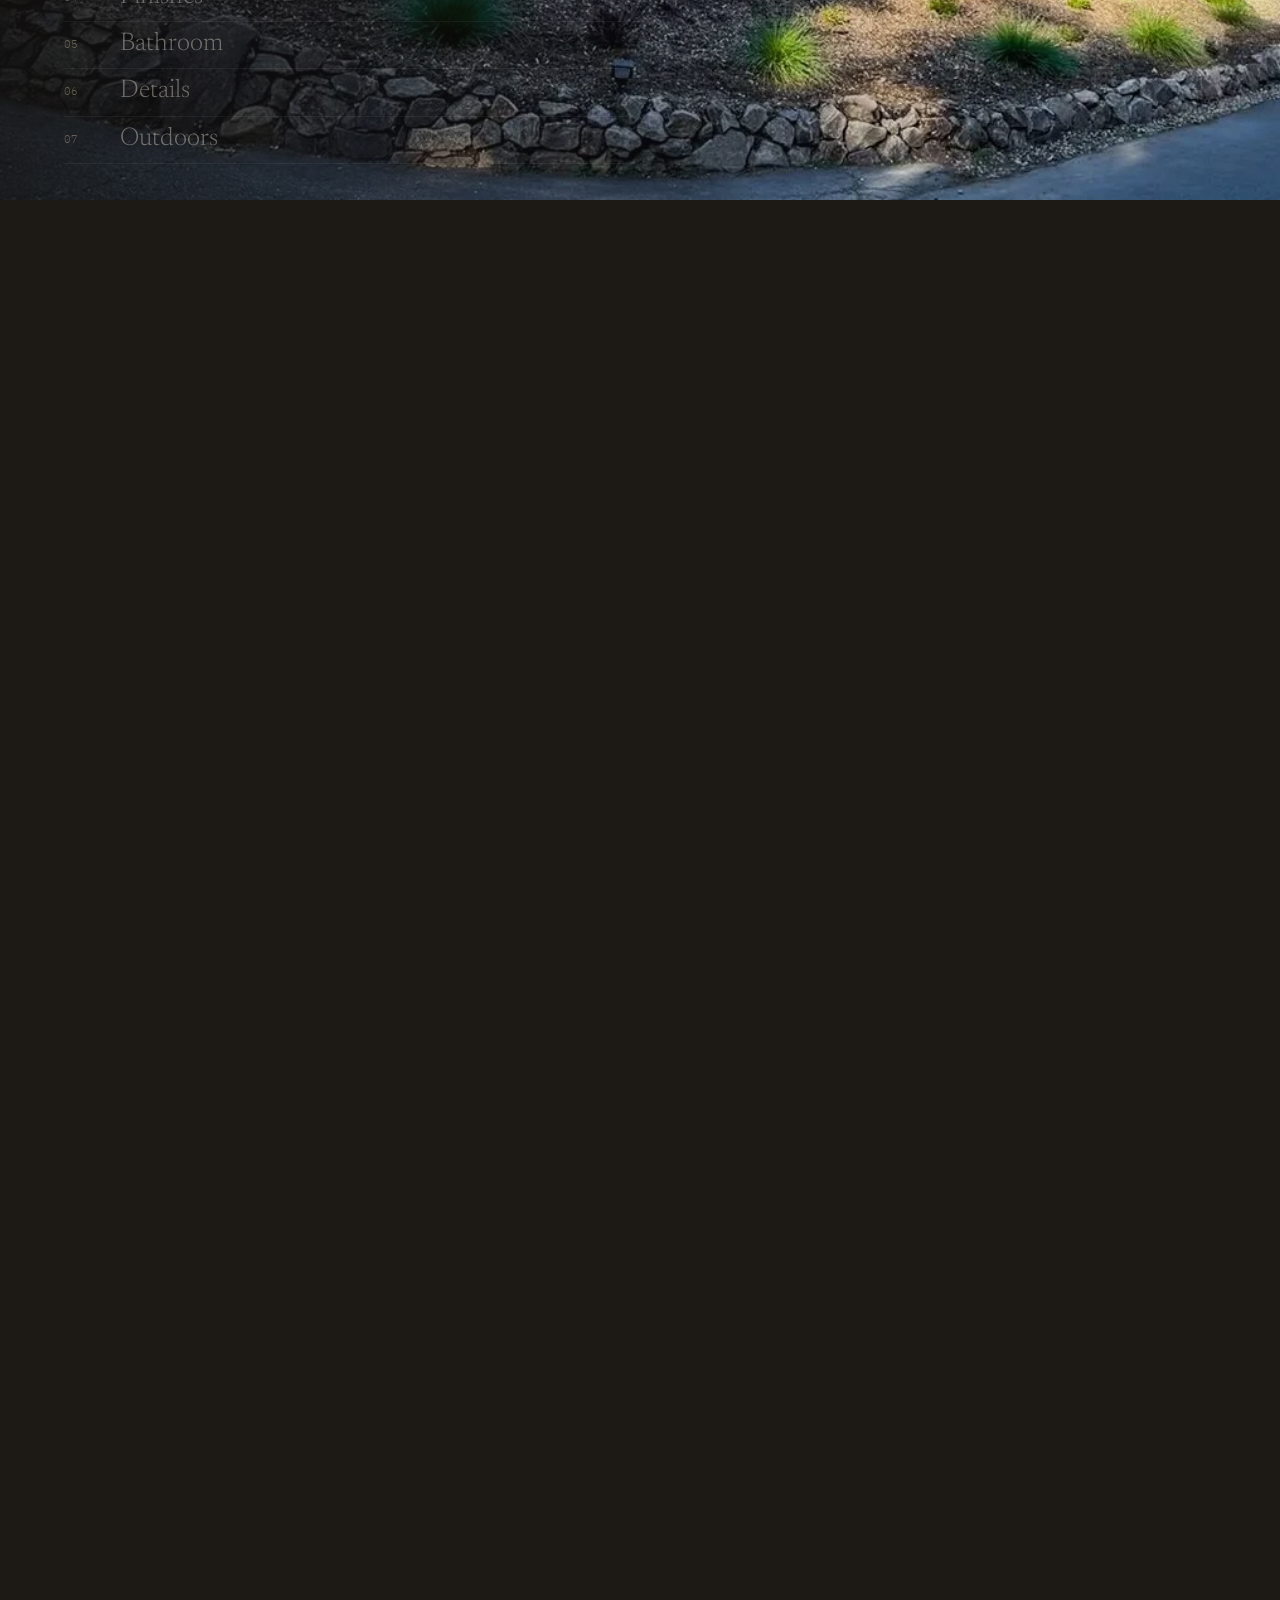
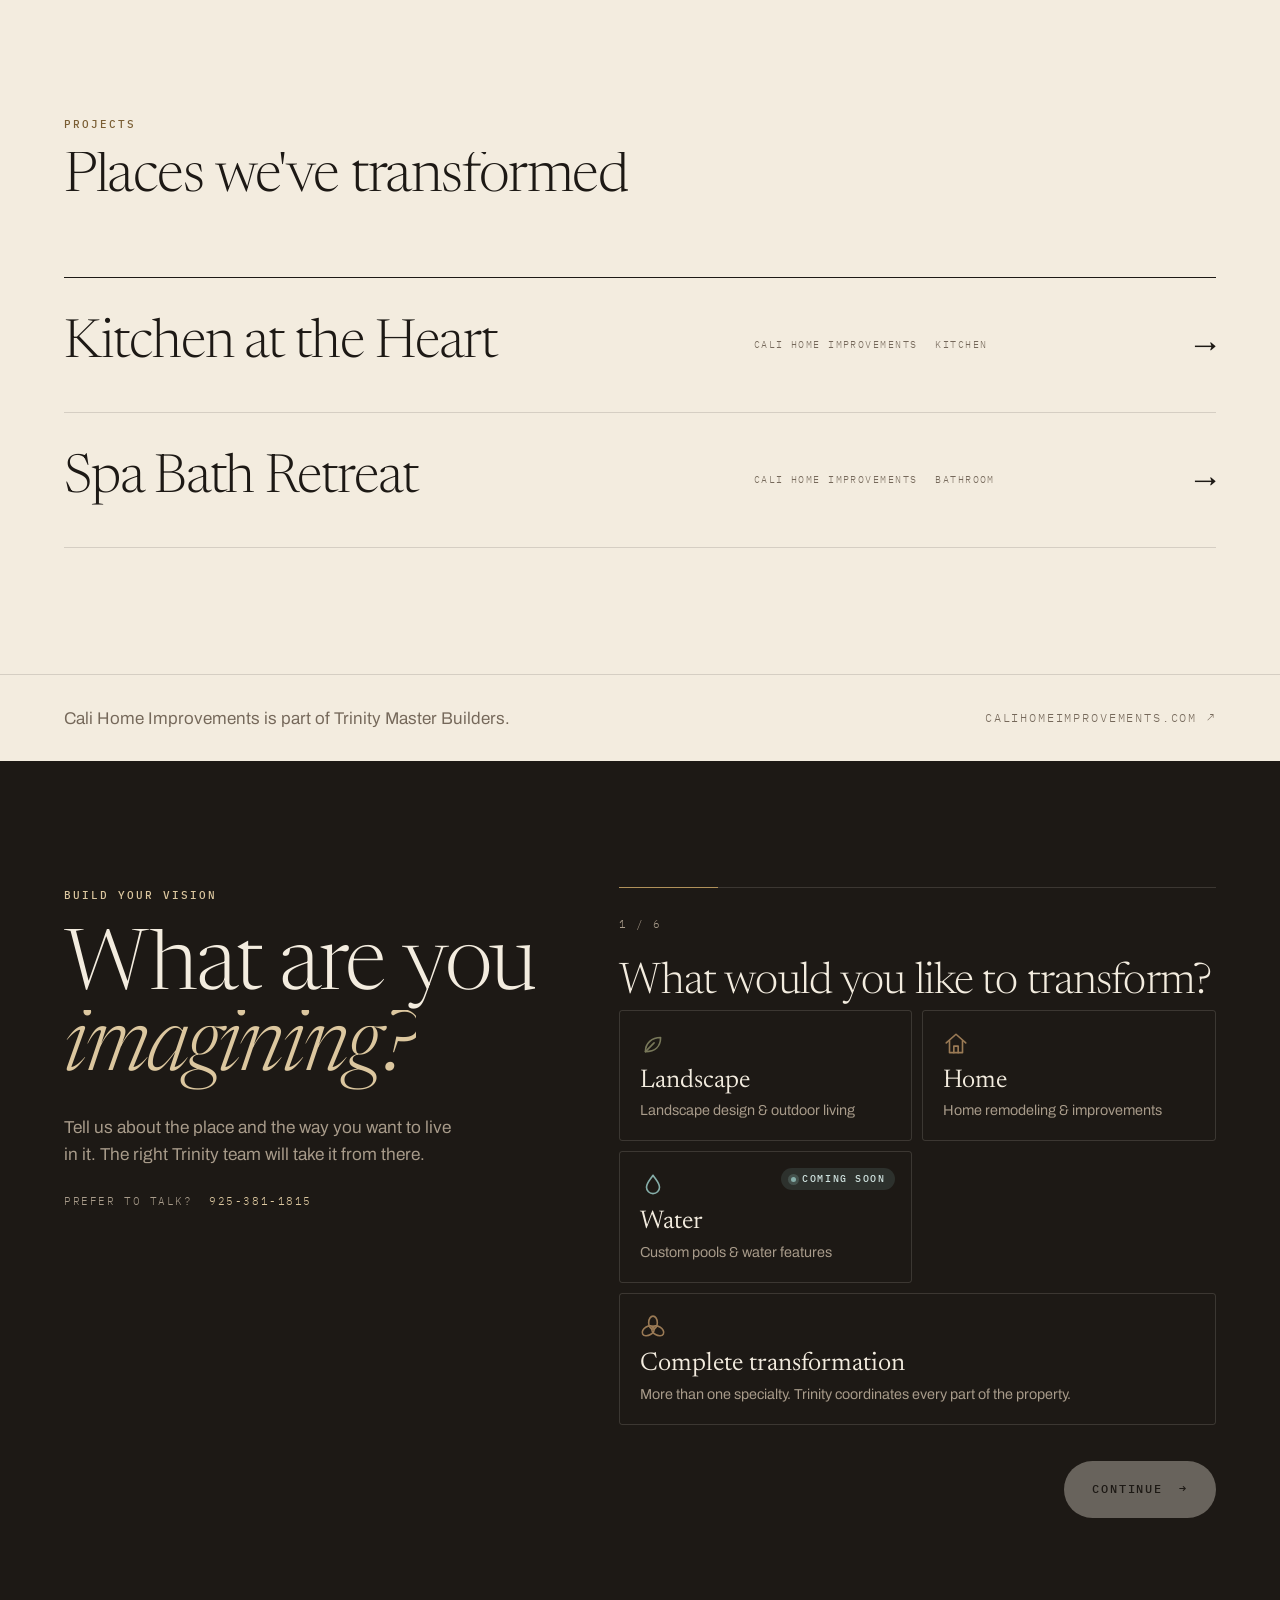
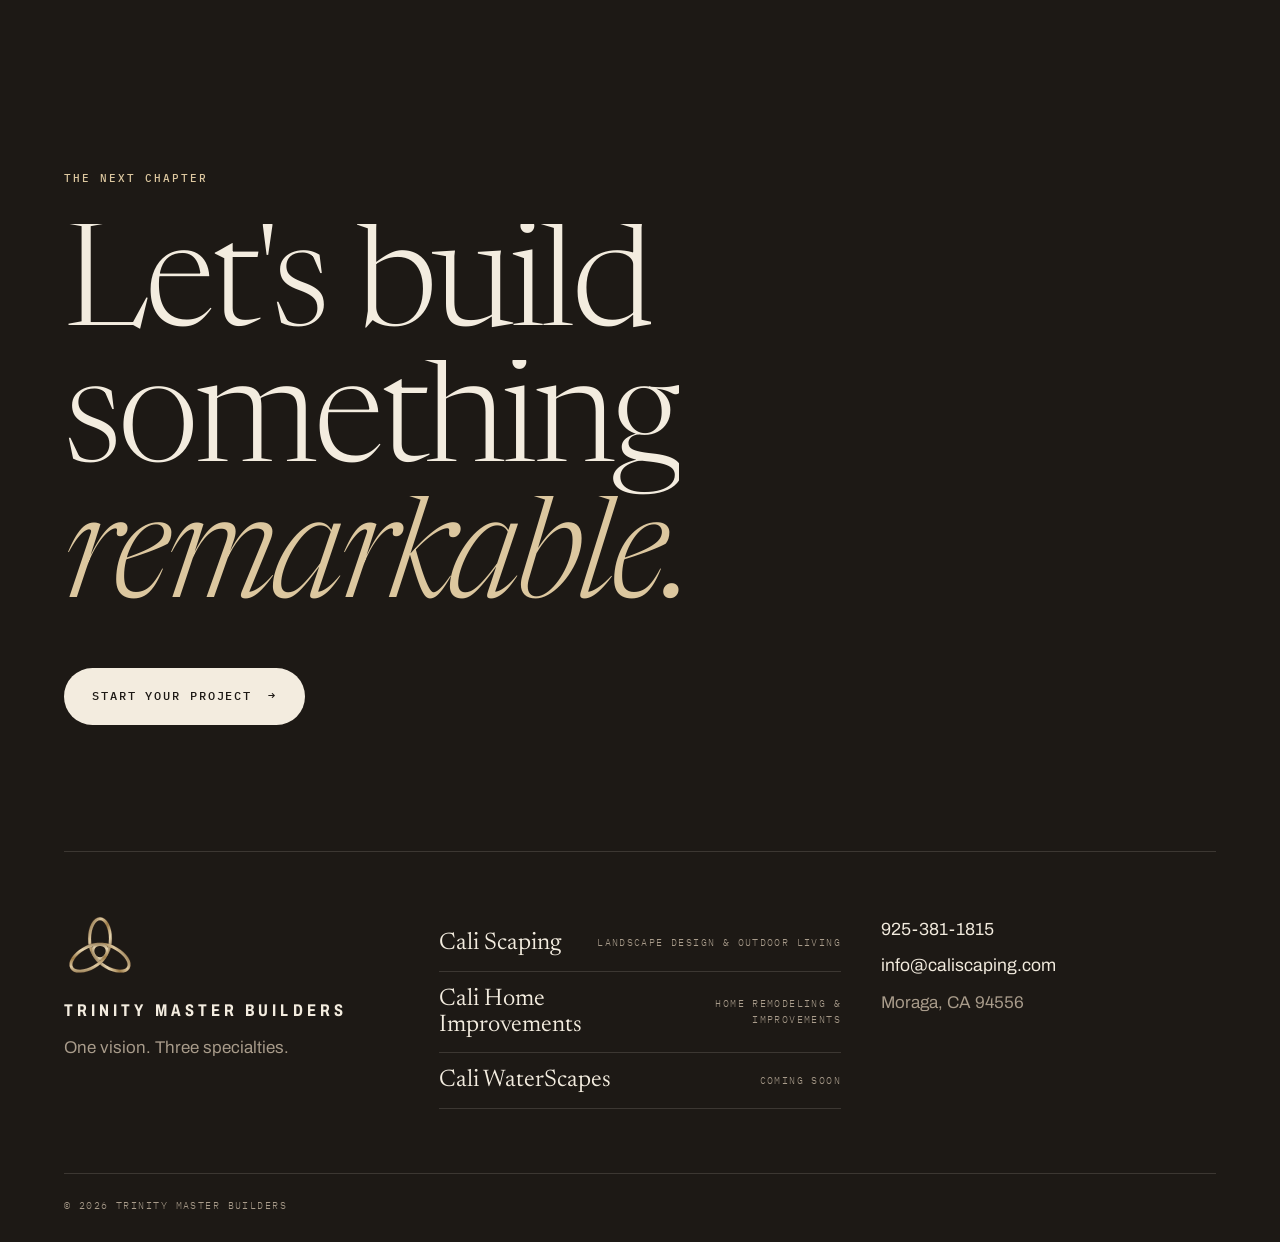
<file: home-improvements/index.html>
<!doctype html>
<html lang="en-US">
<head>
<meta name="robots" content="noindex, nofollow">
<meta charset="UTF-8">
<meta name="viewport" content="width=device-width, initial-scale=1, viewport-fit=cover">
<meta name="theme-color" content="#1D1915">
<title>Cali Home Improvements · Home remodeling &#038; improvements &#8211; Trinity Master Builders</title>
<meta name='robots' content='max-image-preview:large' />
<link rel="preconnect" href="https://fonts.googleapis.com"><link rel="preconnect" href="https://fonts.gstatic.com" crossorigin>
<script id="trinity-config" type="application/json">{"demo":true,"restUrl":"https:\/\/andcefa90.github.io\/trinity-master-builders\/wp-json\/trinity\/v1\/","nonce":"6b22378cf2","themeUrl":"https:\/\/andcefa90.github.io\/trinity-master-builders\/wp-content\/themes\/trinity","intro":true,"lines":[{"slug":"landscape","name":"Landscape","brand":"Cali Scaping","comingSoon":false,"accent":"#78785A"},{"slug":"home-improvements","name":"Home","brand":"Cali Home Improvements","comingSoon":false,"accent":"#9A7A55"},{"slug":"water","name":"Water","brand":"Cali WaterScapes","comingSoon":true,"accent":"#86AEA9"}]}</script>
<script>(function(d){d.classList.add('js');if(matchMedia('(prefers-reduced-motion: reduce)').matches)d.classList.add('reduced');try{var w=sessionStorage.getItem('trinity-curtain');if(w!==null){d.classList.add('curtain-in');d.setAttribute('data-curtain',w);}}catch(e){}})(document.documentElement);</script>
<link rel='dns-prefetch' href='//fonts.googleapis.com' />
<link rel="alternate" type="application/rss+xml" title="Trinity Master Builders &raquo; Home Business line Feed" href="https://andcefa90.github.io/trinity-master-builders/home-improvements/feed/" />
<script>window.dataLayer=window.dataLayer||[];</script>
<link rel="canonical" href="https://andcefa90.github.io/trinity-master-builders/home-improvements/">
<meta name="description" content="Cali Home Improvements: Home remodeling &amp; improvements. Kitchens, bathrooms and whole-home transformations, finished with care in every detail.">
<meta property="og:type" content="website">
<meta property="og:title" content="Cali Home Improvements · Home remodeling &#038; improvements &#8211; Trinity Master Builders">
<meta property="og:description" content="Cali Home Improvements: Home remodeling &amp; improvements. Kitchens, bathrooms and whole-home transformations, finished with care in every detail.">
<meta property="og:url" content="https://andcefa90.github.io/trinity-master-builders/home-improvements/">
<meta property="og:site_name" content="Trinity Master Builders">
<meta property="og:image" content="https://andcefa90.github.io/trinity-master-builders/wp-content/uploads/2026/11/home-kitchen-island-1349x900.webp">
<meta name="twitter:card" content="summary_large_image">
<meta name="twitter:title" content="Cali Home Improvements · Home remodeling &#038; improvements &#8211; Trinity Master Builders">
<meta name="twitter:description" content="Cali Home Improvements: Home remodeling &amp; improvements. Kitchens, bathrooms and whole-home transformations, finished with care in every detail.">
<meta name="twitter:image" content="https://andcefa90.github.io/trinity-master-builders/wp-content/uploads/2026/11/home-kitchen-island-1349x900.webp">
<style id="wp-img-auto-sizes-contain-inline-css">
img:is([sizes=auto i],[sizes^="auto," i]){contain-intrinsic-size:3000px 1500px}
/*# sourceURL=wp-img-auto-sizes-contain-inline-css */
</style>

<style id="global-styles-inline-css">
:root{--wp--preset--aspect-ratio--square: 1;--wp--preset--aspect-ratio--4-3: 4/3;--wp--preset--aspect-ratio--3-4: 3/4;--wp--preset--aspect-ratio--3-2: 3/2;--wp--preset--aspect-ratio--2-3: 2/3;--wp--preset--aspect-ratio--16-9: 16/9;--wp--preset--aspect-ratio--9-16: 9/16;--wp--preset--color--black: #000000;--wp--preset--color--cyan-bluish-gray: #abb8c3;--wp--preset--color--white: #ffffff;--wp--preset--color--pale-pink: #f78da7;--wp--preset--color--vivid-red: #cf2e2e;--wp--preset--color--luminous-vivid-orange: #ff6900;--wp--preset--color--luminous-vivid-amber: #fcb900;--wp--preset--color--light-green-cyan: #7bdcb5;--wp--preset--color--vivid-green-cyan: #00d084;--wp--preset--color--pale-cyan-blue: #8ed1fc;--wp--preset--color--vivid-cyan-blue: #0693e3;--wp--preset--color--vivid-purple: #9b51e0;--wp--preset--gradient--vivid-cyan-blue-to-vivid-purple: linear-gradient(135deg,rgb(6,147,227) 0%,rgb(155,81,224) 100%);--wp--preset--gradient--light-green-cyan-to-vivid-green-cyan: linear-gradient(135deg,rgb(122,220,180) 0%,rgb(0,208,130) 100%);--wp--preset--gradient--luminous-vivid-amber-to-luminous-vivid-orange: linear-gradient(135deg,rgb(252,185,0) 0%,rgb(255,105,0) 100%);--wp--preset--gradient--luminous-vivid-orange-to-vivid-red: linear-gradient(135deg,rgb(255,105,0) 0%,rgb(207,46,46) 100%);--wp--preset--gradient--very-light-gray-to-cyan-bluish-gray: linear-gradient(135deg,rgb(238,238,238) 0%,rgb(169,184,195) 100%);--wp--preset--gradient--cool-to-warm-spectrum: linear-gradient(135deg,rgb(74,234,220) 0%,rgb(151,120,209) 20%,rgb(207,42,186) 40%,rgb(238,44,130) 60%,rgb(251,105,98) 80%,rgb(254,248,76) 100%);--wp--preset--gradient--blush-light-purple: linear-gradient(135deg,rgb(255,206,236) 0%,rgb(152,150,240) 100%);--wp--preset--gradient--blush-bordeaux: linear-gradient(135deg,rgb(254,205,165) 0%,rgb(254,45,45) 50%,rgb(107,0,62) 100%);--wp--preset--gradient--luminous-dusk: linear-gradient(135deg,rgb(255,203,112) 0%,rgb(199,81,192) 50%,rgb(65,88,208) 100%);--wp--preset--gradient--pale-ocean: linear-gradient(135deg,rgb(255,245,203) 0%,rgb(182,227,212) 50%,rgb(51,167,181) 100%);--wp--preset--gradient--electric-grass: linear-gradient(135deg,rgb(202,248,128) 0%,rgb(113,206,126) 100%);--wp--preset--gradient--midnight: linear-gradient(135deg,rgb(2,3,129) 0%,rgb(40,116,252) 100%);--wp--preset--font-size--small: 13px;--wp--preset--font-size--medium: 20px;--wp--preset--font-size--large: 36px;--wp--preset--font-size--x-large: 42px;--wp--preset--spacing--20: 0.44rem;--wp--preset--spacing--30: 0.67rem;--wp--preset--spacing--40: 1rem;--wp--preset--spacing--50: 1.5rem;--wp--preset--spacing--60: 2.25rem;--wp--preset--spacing--70: 3.38rem;--wp--preset--spacing--80: 5.06rem;--wp--preset--shadow--natural: 6px 6px 9px rgba(0, 0, 0, 0.2);--wp--preset--shadow--deep: 12px 12px 50px rgba(0, 0, 0, 0.4);--wp--preset--shadow--sharp: 6px 6px 0px rgba(0, 0, 0, 0.2);--wp--preset--shadow--outlined: 6px 6px 0px -3px rgb(255, 255, 255), 6px 6px rgb(0, 0, 0);--wp--preset--shadow--crisp: 6px 6px 0px rgb(0, 0, 0);}.wp-block-button{--wp--preset--dimension--25: 25%;--wp--preset--dimension--50: 50%;--wp--preset--dimension--75: 75%;--wp--preset--dimension--100: 100%;}:where(body) { margin: 0; }:where(.is-layout-flex){gap: 0.5em;}:where(.is-layout-grid){gap: 0.5em;}body .is-layout-flex{display: flex;}.is-layout-flex{flex-wrap: wrap;align-items: center;}.is-layout-flex > :is(*, div){margin: 0;}body .is-layout-grid{display: grid;}.is-layout-grid > :is(*, div){margin: 0;}body{padding-top: 0px;padding-right: 0px;padding-bottom: 0px;padding-left: 0px;}:root :where(.wp-element-button, .wp-block-button__link){background-color: #32373c;border-width: 0;color: #fff;font-family: inherit;font-size: inherit;font-style: inherit;font-weight: inherit;letter-spacing: inherit;line-height: inherit;padding-top: calc(0.667em + 2px);padding-right: calc(1.333em + 2px);padding-bottom: calc(0.667em + 2px);padding-left: calc(1.333em + 2px);text-decoration: none;text-transform: inherit;}.has-black-color{color: var(--wp--preset--color--black) !important;}.has-cyan-bluish-gray-color{color: var(--wp--preset--color--cyan-bluish-gray) !important;}.has-white-color{color: var(--wp--preset--color--white) !important;}.has-pale-pink-color{color: var(--wp--preset--color--pale-pink) !important;}.has-vivid-red-color{color: var(--wp--preset--color--vivid-red) !important;}.has-luminous-vivid-orange-color{color: var(--wp--preset--color--luminous-vivid-orange) !important;}.has-luminous-vivid-amber-color{color: var(--wp--preset--color--luminous-vivid-amber) !important;}.has-light-green-cyan-color{color: var(--wp--preset--color--light-green-cyan) !important;}.has-vivid-green-cyan-color{color: var(--wp--preset--color--vivid-green-cyan) !important;}.has-pale-cyan-blue-color{color: var(--wp--preset--color--pale-cyan-blue) !important;}.has-vivid-cyan-blue-color{color: var(--wp--preset--color--vivid-cyan-blue) !important;}.has-vivid-purple-color{color: var(--wp--preset--color--vivid-purple) !important;}.has-black-background-color{background-color: var(--wp--preset--color--black) !important;}.has-cyan-bluish-gray-background-color{background-color: var(--wp--preset--color--cyan-bluish-gray) !important;}.has-white-background-color{background-color: var(--wp--preset--color--white) !important;}.has-pale-pink-background-color{background-color: var(--wp--preset--color--pale-pink) !important;}.has-vivid-red-background-color{background-color: var(--wp--preset--color--vivid-red) !important;}.has-luminous-vivid-orange-background-color{background-color: var(--wp--preset--color--luminous-vivid-orange) !important;}.has-luminous-vivid-amber-background-color{background-color: var(--wp--preset--color--luminous-vivid-amber) !important;}.has-light-green-cyan-background-color{background-color: var(--wp--preset--color--light-green-cyan) !important;}.has-vivid-green-cyan-background-color{background-color: var(--wp--preset--color--vivid-green-cyan) !important;}.has-pale-cyan-blue-background-color{background-color: var(--wp--preset--color--pale-cyan-blue) !important;}.has-vivid-cyan-blue-background-color{background-color: var(--wp--preset--color--vivid-cyan-blue) !important;}.has-vivid-purple-background-color{background-color: var(--wp--preset--color--vivid-purple) !important;}.has-black-border-color{border-color: var(--wp--preset--color--black) !important;}.has-cyan-bluish-gray-border-color{border-color: var(--wp--preset--color--cyan-bluish-gray) !important;}.has-white-border-color{border-color: var(--wp--preset--color--white) !important;}.has-pale-pink-border-color{border-color: var(--wp--preset--color--pale-pink) !important;}.has-vivid-red-border-color{border-color: var(--wp--preset--color--vivid-red) !important;}.has-luminous-vivid-orange-border-color{border-color: var(--wp--preset--color--luminous-vivid-orange) !important;}.has-luminous-vivid-amber-border-color{border-color: var(--wp--preset--color--luminous-vivid-amber) !important;}.has-light-green-cyan-border-color{border-color: var(--wp--preset--color--light-green-cyan) !important;}.has-vivid-green-cyan-border-color{border-color: var(--wp--preset--color--vivid-green-cyan) !important;}.has-pale-cyan-blue-border-color{border-color: var(--wp--preset--color--pale-cyan-blue) !important;}.has-vivid-cyan-blue-border-color{border-color: var(--wp--preset--color--vivid-cyan-blue) !important;}.has-vivid-purple-border-color{border-color: var(--wp--preset--color--vivid-purple) !important;}.has-vivid-cyan-blue-to-vivid-purple-gradient-background{background: var(--wp--preset--gradient--vivid-cyan-blue-to-vivid-purple) !important;}.has-light-green-cyan-to-vivid-green-cyan-gradient-background{background: var(--wp--preset--gradient--light-green-cyan-to-vivid-green-cyan) !important;}.has-luminous-vivid-amber-to-luminous-vivid-orange-gradient-background{background: var(--wp--preset--gradient--luminous-vivid-amber-to-luminous-vivid-orange) !important;}.has-luminous-vivid-orange-to-vivid-red-gradient-background{background: var(--wp--preset--gradient--luminous-vivid-orange-to-vivid-red) !important;}.has-very-light-gray-to-cyan-bluish-gray-gradient-background{background: var(--wp--preset--gradient--very-light-gray-to-cyan-bluish-gray) !important;}.has-cool-to-warm-spectrum-gradient-background{background: var(--wp--preset--gradient--cool-to-warm-spectrum) !important;}.has-blush-light-purple-gradient-background{background: var(--wp--preset--gradient--blush-light-purple) !important;}.has-blush-bordeaux-gradient-background{background: var(--wp--preset--gradient--blush-bordeaux) !important;}.has-luminous-dusk-gradient-background{background: var(--wp--preset--gradient--luminous-dusk) !important;}.has-pale-ocean-gradient-background{background: var(--wp--preset--gradient--pale-ocean) !important;}.has-electric-grass-gradient-background{background: var(--wp--preset--gradient--electric-grass) !important;}.has-midnight-gradient-background{background: var(--wp--preset--gradient--midnight) !important;}.has-small-font-size{font-size: var(--wp--preset--font-size--small) !important;}.has-medium-font-size{font-size: var(--wp--preset--font-size--medium) !important;}.has-large-font-size{font-size: var(--wp--preset--font-size--large) !important;}.has-x-large-font-size{font-size: var(--wp--preset--font-size--x-large) !important;}
/*# sourceURL=global-styles-inline-css */
</style>

<link rel='stylesheet' id='trinity-fonts-css' href='https://fonts.googleapis.com/css2?family=Newsreader:ital,opsz,wght@0,6..72,300..500;1,6..72,300..500&#038;family=Archivo:wdth,wght@62..125,300..700&#038;family=IBM+Plex+Mono:wght@400;500&#038;display=swap' media='all' />
<link rel='stylesheet' id='trinity-tokens-css' href='https://andcefa90.github.io/trinity-master-builders/wp-content/themes/trinity/assets/css/tokens.css?ver=1.0.0' media='all' />
<link rel='stylesheet' id='trinity-base-css' href='https://andcefa90.github.io/trinity-master-builders/wp-content/themes/trinity/assets/css/base.css?ver=1.0.0' media='all' />
<link rel='stylesheet' id='trinity-components-css' href='https://andcefa90.github.io/trinity-master-builders/wp-content/themes/trinity/assets/css/components.css?ver=1.0.0' media='all' />
<link rel='stylesheet' id='trinity-view-css' href='https://andcefa90.github.io/trinity-master-builders/wp-content/themes/trinity/assets/css/world.css?ver=1.0.0' media='all' />
<script data-wp-strategy="defer" defer id="gsap-js" src="https://andcefa90.github.io/trinity-master-builders/wp-content/themes/trinity/assets/vendor/gsap.min.js?ver=3.12.5"></script>
<script data-wp-strategy="defer" defer id="gsap-scrolltrigger-js" src="https://andcefa90.github.io/trinity-master-builders/wp-content/themes/trinity/assets/vendor/ScrollTrigger.min.js?ver=3.12.5"></script>
<script data-wp-strategy="defer" defer id="lenis-js" src="https://andcefa90.github.io/trinity-master-builders/wp-content/themes/trinity/assets/vendor/lenis.min.js?ver=1.1.13"></script>
</head>
<body class="archive tax-business_line term-home-improvements term-3 wp-embed-responsive wp-theme-trinity world--home-improvements">
<a class="skip-link" href="#main">Skip to content</a>


<div class="curtain" aria-hidden="true"><div class="curtain__panel"></div><div class="curtain__mark"><svg class="tri tri--curtain" viewBox="-270 -265 540 470" aria-hidden="true" focusable="false"><defs><linearGradient id="tri10029" x1="0" y1="0" x2="1" y2="1"><stop offset="0" stop-color="#7A5E34"/><stop offset=".28" stop-color="#DCC79F"/><stop offset=".5" stop-color="#9C7B47"/><stop offset=".72" stop-color="#E6D5B0"/><stop offset="1" stop-color="#6B4F2A"/></linearGradient><linearGradient id="tri10029d" x1="0" y1="0" x2="0" y2="1"><stop offset="0" stop-color="#4B3423" stop-opacity=".5"/><stop offset="1" stop-color="#4B3423" stop-opacity=".12"/></linearGradient></defs><g class="tri__g" data-ring="0" transform="rotate(0)"><ellipse class="tri__guide" cx="0" cy="-95" rx="78" ry="150"/><ellipse class="tri__shade" cx="0" cy="-95" rx="78" ry="150" stroke="url(#tri10029d)"/><ellipse class="tri__ring" cx="0" cy="-95" rx="78" ry="150" stroke="currentColor"/></g><g class="tri__g" data-ring="1" transform="rotate(120)"><ellipse class="tri__guide" cx="0" cy="-95" rx="78" ry="150"/><ellipse class="tri__shade" cx="0" cy="-95" rx="78" ry="150" stroke="url(#tri10029d)"/><ellipse class="tri__ring" cx="0" cy="-95" rx="78" ry="150" stroke="currentColor"/></g><g class="tri__g" data-ring="2" transform="rotate(240)"><ellipse class="tri__guide" cx="0" cy="-95" rx="78" ry="150"/><ellipse class="tri__shade" cx="0" cy="-95" rx="78" ry="150" stroke="url(#tri10029d)"/><ellipse class="tri__ring" cx="0" cy="-95" rx="78" ry="150" stroke="currentColor"/></g></svg></div></div>

<header class="site-header" id="site-header">
	<div class="site-header__inner">
		<a class="brand" href="https://andcefa90.github.io/trinity-master-builders/" aria-label="Trinity Master Builders, home">
			<svg class="tri tri--brand" viewBox="-270 -265 540 470" aria-hidden="true" focusable="false"><defs><linearGradient id="tri11088" x1="0" y1="0" x2="1" y2="1"><stop offset="0" stop-color="#7A5E34"/><stop offset=".28" stop-color="#DCC79F"/><stop offset=".5" stop-color="#9C7B47"/><stop offset=".72" stop-color="#E6D5B0"/><stop offset="1" stop-color="#6B4F2A"/></linearGradient><linearGradient id="tri11088d" x1="0" y1="0" x2="0" y2="1"><stop offset="0" stop-color="#4B3423" stop-opacity=".5"/><stop offset="1" stop-color="#4B3423" stop-opacity=".12"/></linearGradient></defs><g class="tri__g" data-ring="0" transform="rotate(0)"><ellipse class="tri__guide" cx="0" cy="-95" rx="78" ry="150"/><ellipse class="tri__shade" cx="0" cy="-95" rx="78" ry="150" stroke="url(#tri11088d)"/><ellipse class="tri__ring" cx="0" cy="-95" rx="78" ry="150" stroke="currentColor"/></g><g class="tri__g" data-ring="1" transform="rotate(120)"><ellipse class="tri__guide" cx="0" cy="-95" rx="78" ry="150"/><ellipse class="tri__shade" cx="0" cy="-95" rx="78" ry="150" stroke="url(#tri11088d)"/><ellipse class="tri__ring" cx="0" cy="-95" rx="78" ry="150" stroke="currentColor"/></g><g class="tri__g" data-ring="2" transform="rotate(240)"><ellipse class="tri__guide" cx="0" cy="-95" rx="78" ry="150"/><ellipse class="tri__shade" cx="0" cy="-95" rx="78" ry="150" stroke="url(#tri11088d)"/><ellipse class="tri__ring" cx="0" cy="-95" rx="78" ry="150" stroke="currentColor"/></g></svg>			<span class="brand__word">Trinity<span class="brand__sub">Master Builders</span></span>
		</a>
		<nav class="primary-nav" aria-label="Primary">
			<ul>
									<li>
						<a href="https://andcefa90.github.io/trinity-master-builders/landscape/" data-world="landscape" >
							<span class="nav-num">01</span>Landscape													</a>
					</li>
									<li>
						<a href="https://andcefa90.github.io/trinity-master-builders/home-improvements/" data-world="home-improvements" aria-current="page">
							<span class="nav-num">02</span>Home													</a>
					</li>
									<li>
						<a href="https://andcefa90.github.io/trinity-master-builders/water/" data-world="water" >
							<span class="nav-num">03</span>Water							<span class="nav-soon">Coming soon</span>						</a>
					</li>
								<li><a href="https://andcefa90.github.io/trinity-master-builders/projects/" >Projects</a></li>
				<li><a href="https://andcefa90.github.io/trinity-master-builders/about/" >About</a></li>
			</ul>
		</nav>
		<a class="header-cta" href="https://andcefa90.github.io/trinity-master-builders/start/" data-track="cta_click" data-track-label="Header: Start a project">Start a project</a>
		<button class="menu-toggle" type="button" aria-expanded="false" aria-controls="menu-panel"><span class="screen-reader-text">Menu</span><i></i><i></i></button>
	</div>
	<div class="scroll-progress" aria-hidden="true"><i></i></div>
</header>

<div class="menu-panel" id="menu-panel" hidden>
	<nav aria-label="Mobile">
		<ol class="menu-panel__worlds">
							<li style="--accent:#78785A">
					<a href="https://andcefa90.github.io/trinity-master-builders/landscape/" data-world="landscape">
						<span class="menu-panel__media"><img width="300" height="225" src="https://andcefa90.github.io/trinity-master-builders/wp-content/uploads/2026/11/landscape-pergola-sunset-300x225.webp" class="attachment-medium size-medium" alt="" loading="lazy" decoding="async" srcset="https://andcefa90.github.io/trinity-master-builders/wp-content/uploads/2026/11/landscape-pergola-sunset-300x225.webp 300w, https://andcefa90.github.io/trinity-master-builders/wp-content/uploads/2026/11/landscape-pergola-sunset-1024x768.webp 1024w, https://andcefa90.github.io/trinity-master-builders/wp-content/uploads/2026/11/landscape-pergola-sunset-768x576.webp 768w, https://andcefa90.github.io/trinity-master-builders/wp-content/uploads/2026/11/landscape-pergola-sunset-1536x1152.webp 1536w, https://andcefa90.github.io/trinity-master-builders/wp-content/uploads/2026/11/landscape-pergola-sunset-1800x1350.webp 1800w, https://andcefa90.github.io/trinity-master-builders/wp-content/uploads/2026/11/landscape-pergola-sunset-1200x900.webp 1200w, https://andcefa90.github.io/trinity-master-builders/wp-content/uploads/2026/11/landscape-pergola-sunset.webp 1920w" sizes="auto, (max-width: 300px) 100vw, 300px" /></span>
						<span class="menu-panel__label"><small>Cali Scaping</small>Landscape</span>
											</a>
				</li>
							<li style="--accent:#9A7A55">
					<a href="https://andcefa90.github.io/trinity-master-builders/home-improvements/" data-world="home-improvements">
						<span class="menu-panel__media"><img width="300" height="200" src="https://andcefa90.github.io/trinity-master-builders/wp-content/uploads/2026/11/home-kitchen-island-300x200.webp" class="attachment-medium size-medium" alt="" loading="lazy" decoding="async" srcset="https://andcefa90.github.io/trinity-master-builders/wp-content/uploads/2026/11/home-kitchen-island-300x200.webp 300w, https://andcefa90.github.io/trinity-master-builders/wp-content/uploads/2026/11/home-kitchen-island-1024x683.webp 1024w, https://andcefa90.github.io/trinity-master-builders/wp-content/uploads/2026/11/home-kitchen-island-768x512.webp 768w, https://andcefa90.github.io/trinity-master-builders/wp-content/uploads/2026/11/home-kitchen-island-1536x1025.webp 1536w, https://andcefa90.github.io/trinity-master-builders/wp-content/uploads/2026/11/home-kitchen-island-1349x900.webp 1349w, https://andcefa90.github.io/trinity-master-builders/wp-content/uploads/2026/11/home-kitchen-island.webp 1920w" sizes="auto, (max-width: 300px) 100vw, 300px" /></span>
						<span class="menu-panel__label"><small>Cali Home Improvements</small>Home</span>
											</a>
				</li>
							<li style="--accent:#86AEA9">
					<a href="https://andcefa90.github.io/trinity-master-builders/water/" data-world="water">
						<span class="menu-panel__media"><img width="300" height="290" src="https://andcefa90.github.io/trinity-master-builders/wp-content/uploads/2026/11/landscape-spa-300x290.webp" class="attachment-medium size-medium" alt="" loading="lazy" decoding="async" srcset="https://andcefa90.github.io/trinity-master-builders/wp-content/uploads/2026/11/landscape-spa-300x290.webp 300w, https://andcefa90.github.io/trinity-master-builders/wp-content/uploads/2026/11/landscape-spa.webp 628w" sizes="auto, (max-width: 300px) 100vw, 300px" /></span>
						<span class="menu-panel__label"><small>Cali WaterScapes</small>Water</span>
						<span class="badge">Coming soon</span>					</a>
				</li>
					</ol>
		<ul class="menu-panel__links">
			<li><a href="https://andcefa90.github.io/trinity-master-builders/projects/">Projects</a></li>
			<li><a href="https://andcefa90.github.io/trinity-master-builders/about/">About</a></li>
			<li><a href="https://andcefa90.github.io/trinity-master-builders/start/" class="is-accent">Start a project</a></li>
		</ul>
		<p class="menu-panel__contact"><a href="tel:9253811815" data-track="phone_click">925-381-1815</a></p>
	</nav>
</div>

<div class="cursor" aria-hidden="true"><span class="cursor__label"></span></div>

<main id="main" class="site-main">
<section class="world-hero" data-tone="dark" data-module="world-hero" style="--accent:#9A7A55" aria-labelledby="world-title">
	<div class="world-hero__media" data-hero-media>
					<img width="1920" height="1281" src="https://andcefa90.github.io/trinity-master-builders/wp-content/uploads/2026/11/home-kitchen-island.webp" class="world-hero__img" alt="" loading="eager" decoding="async" fetchpriority="high" sizes="100vw" srcset="https://andcefa90.github.io/trinity-master-builders/wp-content/uploads/2026/11/home-kitchen-island.webp 1920w, https://andcefa90.github.io/trinity-master-builders/wp-content/uploads/2026/11/home-kitchen-island-300x200.webp 300w, https://andcefa90.github.io/trinity-master-builders/wp-content/uploads/2026/11/home-kitchen-island-1024x683.webp 1024w, https://andcefa90.github.io/trinity-master-builders/wp-content/uploads/2026/11/home-kitchen-island-768x512.webp 768w, https://andcefa90.github.io/trinity-master-builders/wp-content/uploads/2026/11/home-kitchen-island-1536x1025.webp 1536w, https://andcefa90.github.io/trinity-master-builders/wp-content/uploads/2026/11/home-kitchen-island-1349x900.webp 1349w" />				<div class="hero__veil"></div>
	</div>
	<div class="wrap world-hero__content">
		<p class="eyebrow world-hero__eyebrow">
			<img class="world-hero__logo" src="https://andcefa90.github.io/trinity-master-builders/wp-content/themes/trinity/assets/brand/Cali-Home-Improvements.svg" alt="" width="44" height="40">			<span>Cali Home Improvements · Home remodeling &amp; improvements</span>
					</p>
		<h1 class="world-hero__title" id="world-title" data-split>Every room, <em>reconsidered.</em></h1>
		<p class="world-hero__lede">Kitchens, bathrooms and whole-home transformations, finished with care in every detail.</p>
		<div class="world-hero__ctas">
			<a class="btn btn--light" href="https://andcefa90.github.io/trinity-master-builders/start/?line=home-improvements" data-track="cta_click" data-track-label="Start a home project" data-cursor="Explore" data-magnetic><span class="btn__label">Start a home project</span><span class="btn__arrow" aria-hidden="true">→</span></a><a class="btn btn--ghost-light" href="#world-story" data-track="cta_click" data-track-label="See the work" data-cursor="Explore" ><span class="btn__label">See the work</span><span class="btn__arrow" aria-hidden="true">↓</span></a>		</div>
	</div>
</section>

<div id="world-story">
<section class="journey" data-tone="dark" data-module="journey" aria-labelledby="journey-title">
	<div class="journey__pin">
		<div class="journey__stage" aria-hidden="true">
							<div class="journey__scene" data-i="0"><img width="1280" height="800" src="https://andcefa90.github.io/trinity-master-builders/wp-content/uploads/2026/11/home-exterior.webp" class="attachment-trinity-cinema size-trinity-cinema wp-post-image" alt="" sizes="100vw" loading="eager" decoding="async" srcset="https://andcefa90.github.io/trinity-master-builders/wp-content/uploads/2026/11/home-exterior.webp 1280w, https://andcefa90.github.io/trinity-master-builders/wp-content/uploads/2026/11/home-exterior-300x188.webp 300w, https://andcefa90.github.io/trinity-master-builders/wp-content/uploads/2026/11/home-exterior-1024x640.webp 1024w, https://andcefa90.github.io/trinity-master-builders/wp-content/uploads/2026/11/home-exterior-768x480.webp 768w" /></div>
							<div class="journey__scene" data-i="1"><img width="1920" height="1281" src="https://andcefa90.github.io/trinity-master-builders/wp-content/uploads/2026/11/home-kitchen-island.webp" class="attachment-trinity-cinema size-trinity-cinema wp-post-image" alt="" sizes="100vw" loading="eager" decoding="async" srcset="https://andcefa90.github.io/trinity-master-builders/wp-content/uploads/2026/11/home-kitchen-island.webp 1920w, https://andcefa90.github.io/trinity-master-builders/wp-content/uploads/2026/11/home-kitchen-island-300x200.webp 300w, https://andcefa90.github.io/trinity-master-builders/wp-content/uploads/2026/11/home-kitchen-island-1024x683.webp 1024w, https://andcefa90.github.io/trinity-master-builders/wp-content/uploads/2026/11/home-kitchen-island-768x512.webp 768w, https://andcefa90.github.io/trinity-master-builders/wp-content/uploads/2026/11/home-kitchen-island-1536x1025.webp 1536w, https://andcefa90.github.io/trinity-master-builders/wp-content/uploads/2026/11/home-kitchen-island-1349x900.webp 1349w" /></div>
							<div class="journey__scene" data-i="2"><img width="1000" height="545" src="https://andcefa90.github.io/trinity-master-builders/wp-content/uploads/2026/11/home-living.webp" class="attachment-trinity-cinema size-trinity-cinema wp-post-image" alt="" sizes="auto, 100vw" loading="lazy" decoding="async" srcset="https://andcefa90.github.io/trinity-master-builders/wp-content/uploads/2026/11/home-living.webp 1000w, https://andcefa90.github.io/trinity-master-builders/wp-content/uploads/2026/11/home-living-300x164.webp 300w, https://andcefa90.github.io/trinity-master-builders/wp-content/uploads/2026/11/home-living-768x419.webp 768w" /></div>
							<div class="journey__scene" data-i="3"><img width="1800" height="1350" src="https://andcefa90.github.io/trinity-master-builders/wp-content/uploads/2026/11/home-open-room-1800x1350.webp" class="attachment-trinity-cinema size-trinity-cinema wp-post-image" alt="" sizes="auto, 100vw" loading="lazy" decoding="async" srcset="https://andcefa90.github.io/trinity-master-builders/wp-content/uploads/2026/11/home-open-room-1800x1350.webp 1800w, https://andcefa90.github.io/trinity-master-builders/wp-content/uploads/2026/11/home-open-room-300x225.webp 300w, https://andcefa90.github.io/trinity-master-builders/wp-content/uploads/2026/11/home-open-room-1024x768.webp 1024w, https://andcefa90.github.io/trinity-master-builders/wp-content/uploads/2026/11/home-open-room-768x576.webp 768w, https://andcefa90.github.io/trinity-master-builders/wp-content/uploads/2026/11/home-open-room-1536x1152.webp 1536w, https://andcefa90.github.io/trinity-master-builders/wp-content/uploads/2026/11/home-open-room-1200x900.webp 1200w, https://andcefa90.github.io/trinity-master-builders/wp-content/uploads/2026/11/home-open-room.webp 1920w" /></div>
							<div class="journey__scene" data-i="4"><img width="1000" height="545" src="https://andcefa90.github.io/trinity-master-builders/wp-content/uploads/2026/11/home-bath.webp" class="attachment-trinity-cinema size-trinity-cinema wp-post-image" alt="" sizes="auto, 100vw" loading="lazy" decoding="async" srcset="https://andcefa90.github.io/trinity-master-builders/wp-content/uploads/2026/11/home-bath.webp 1000w, https://andcefa90.github.io/trinity-master-builders/wp-content/uploads/2026/11/home-bath-300x164.webp 300w, https://andcefa90.github.io/trinity-master-builders/wp-content/uploads/2026/11/home-bath-768x419.webp 768w" /></div>
							<div class="journey__scene" data-i="5"><img width="1800" height="1350" src="https://andcefa90.github.io/trinity-master-builders/wp-content/uploads/2026/11/home-vanity-1800x1350.webp" class="attachment-trinity-cinema size-trinity-cinema wp-post-image" alt="" sizes="auto, 100vw" loading="lazy" decoding="async" srcset="https://andcefa90.github.io/trinity-master-builders/wp-content/uploads/2026/11/home-vanity-1800x1350.webp 1800w, https://andcefa90.github.io/trinity-master-builders/wp-content/uploads/2026/11/home-vanity-300x225.webp 300w, https://andcefa90.github.io/trinity-master-builders/wp-content/uploads/2026/11/home-vanity-1024x768.webp 1024w, https://andcefa90.github.io/trinity-master-builders/wp-content/uploads/2026/11/home-vanity-768x576.webp 768w, https://andcefa90.github.io/trinity-master-builders/wp-content/uploads/2026/11/home-vanity-1536x1152.webp 1536w, https://andcefa90.github.io/trinity-master-builders/wp-content/uploads/2026/11/home-vanity-1200x900.webp 1200w, https://andcefa90.github.io/trinity-master-builders/wp-content/uploads/2026/11/home-vanity.webp 1920w" /></div>
							<div class="journey__scene" data-i="6"><img width="1800" height="1350" src="https://andcefa90.github.io/trinity-master-builders/wp-content/uploads/2026/11/landscape-pergola-sunset-1800x1350.webp" class="attachment-trinity-cinema size-trinity-cinema wp-post-image" alt="" sizes="auto, 100vw" loading="lazy" decoding="async" srcset="https://andcefa90.github.io/trinity-master-builders/wp-content/uploads/2026/11/landscape-pergola-sunset-1800x1350.webp 1800w, https://andcefa90.github.io/trinity-master-builders/wp-content/uploads/2026/11/landscape-pergola-sunset-300x225.webp 300w, https://andcefa90.github.io/trinity-master-builders/wp-content/uploads/2026/11/landscape-pergola-sunset-1024x768.webp 1024w, https://andcefa90.github.io/trinity-master-builders/wp-content/uploads/2026/11/landscape-pergola-sunset-768x576.webp 768w, https://andcefa90.github.io/trinity-master-builders/wp-content/uploads/2026/11/landscape-pergola-sunset-1536x1152.webp 1536w, https://andcefa90.github.io/trinity-master-builders/wp-content/uploads/2026/11/landscape-pergola-sunset-1200x900.webp 1200w, https://andcefa90.github.io/trinity-master-builders/wp-content/uploads/2026/11/landscape-pergola-sunset.webp 1920w" /></div>
						<div class="journey__veil"></div>
		</div>
		<div class="wrap journey__ui">
			<div class="journey__head">
				<p class="eyebrow">Walk through the house</p>
				<h2 class="journey__title" id="journey-title">From the street <em>to the garden.</em></h2>
			</div>
			<ol class="journey__rooms">
														<li class="journey__room" data-i="0">
						<span class="journey__n">01</span>
						<span class="journey__label">Exterior</span>
						<span class="journey__detail"><strong>Exterior</strong>First impressions: siding, paint, entries and curb appeal.</span>
						<span class="journey__img"><img width="1280" height="800" src="https://andcefa90.github.io/trinity-master-builders/wp-content/uploads/2026/11/home-exterior.webp" class="attachment-trinity-wide size-trinity-wide wp-post-image" alt="Exterior" loading="lazy" decoding="async" srcset="https://andcefa90.github.io/trinity-master-builders/wp-content/uploads/2026/11/home-exterior.webp 1280w, https://andcefa90.github.io/trinity-master-builders/wp-content/uploads/2026/11/home-exterior-300x188.webp 300w, https://andcefa90.github.io/trinity-master-builders/wp-content/uploads/2026/11/home-exterior-1024x640.webp 1024w, https://andcefa90.github.io/trinity-master-builders/wp-content/uploads/2026/11/home-exterior-768x480.webp 768w" sizes="auto, (max-width: 1280px) 100vw, 1280px" /></span>
					</li>
														<li class="journey__room" data-i="1">
						<span class="journey__n">02</span>
						<span class="journey__label">Kitchen</span>
						<span class="journey__detail"><strong>Kitchens</strong>Cabinetry, counters, islands and lighting.</span>
						<span class="journey__img"><img width="1349" height="900" src="https://andcefa90.github.io/trinity-master-builders/wp-content/uploads/2026/11/home-kitchen-island-1349x900.webp" class="attachment-trinity-wide size-trinity-wide wp-post-image" alt="Kitchens" loading="lazy" decoding="async" srcset="https://andcefa90.github.io/trinity-master-builders/wp-content/uploads/2026/11/home-kitchen-island-1349x900.webp 1349w, https://andcefa90.github.io/trinity-master-builders/wp-content/uploads/2026/11/home-kitchen-island-300x200.webp 300w, https://andcefa90.github.io/trinity-master-builders/wp-content/uploads/2026/11/home-kitchen-island-1024x683.webp 1024w, https://andcefa90.github.io/trinity-master-builders/wp-content/uploads/2026/11/home-kitchen-island-768x512.webp 768w, https://andcefa90.github.io/trinity-master-builders/wp-content/uploads/2026/11/home-kitchen-island-1536x1025.webp 1536w, https://andcefa90.github.io/trinity-master-builders/wp-content/uploads/2026/11/home-kitchen-island.webp 1920w" sizes="auto, (max-width: 1349px) 100vw, 1349px" /></span>
					</li>
														<li class="journey__room" data-i="2">
						<span class="journey__n">03</span>
						<span class="journey__label">Living</span>
						<span class="journey__detail"><strong>Living spaces</strong>Open, light-filled rooms with new floors and finishes.</span>
						<span class="journey__img"><img width="1000" height="545" src="https://andcefa90.github.io/trinity-master-builders/wp-content/uploads/2026/11/home-living.webp" class="attachment-trinity-wide size-trinity-wide wp-post-image" alt="Living spaces" loading="lazy" decoding="async" srcset="https://andcefa90.github.io/trinity-master-builders/wp-content/uploads/2026/11/home-living.webp 1000w, https://andcefa90.github.io/trinity-master-builders/wp-content/uploads/2026/11/home-living-300x164.webp 300w, https://andcefa90.github.io/trinity-master-builders/wp-content/uploads/2026/11/home-living-768x419.webp 768w" sizes="auto, (max-width: 1000px) 100vw, 1000px" /></span>
					</li>
														<li class="journey__room" data-i="3">
						<span class="journey__n">04</span>
						<span class="journey__label">Finishes</span>
						<span class="journey__detail"><strong>Flooring &amp; finishes</strong>Floors, trim, paint and the details that tie a home together.</span>
						<span class="journey__img"><img width="1200" height="900" src="https://andcefa90.github.io/trinity-master-builders/wp-content/uploads/2026/11/home-open-room-1200x900.webp" class="attachment-trinity-wide size-trinity-wide wp-post-image" alt="Flooring &amp; finishes" loading="lazy" decoding="async" srcset="https://andcefa90.github.io/trinity-master-builders/wp-content/uploads/2026/11/home-open-room-1200x900.webp 1200w, https://andcefa90.github.io/trinity-master-builders/wp-content/uploads/2026/11/home-open-room-300x225.webp 300w, https://andcefa90.github.io/trinity-master-builders/wp-content/uploads/2026/11/home-open-room-1024x768.webp 1024w, https://andcefa90.github.io/trinity-master-builders/wp-content/uploads/2026/11/home-open-room-768x576.webp 768w, https://andcefa90.github.io/trinity-master-builders/wp-content/uploads/2026/11/home-open-room-1536x1152.webp 1536w, https://andcefa90.github.io/trinity-master-builders/wp-content/uploads/2026/11/home-open-room-1800x1350.webp 1800w, https://andcefa90.github.io/trinity-master-builders/wp-content/uploads/2026/11/home-open-room.webp 1920w" sizes="auto, (max-width: 1200px) 100vw, 1200px" /></span>
					</li>
														<li class="journey__room" data-i="4">
						<span class="journey__n">05</span>
						<span class="journey__label">Bathroom</span>
						<span class="journey__detail"><strong>Bathrooms</strong>Calm, durable bathrooms with tile, glass and stone.</span>
						<span class="journey__img"><img width="1000" height="545" src="https://andcefa90.github.io/trinity-master-builders/wp-content/uploads/2026/11/home-bath.webp" class="attachment-trinity-wide size-trinity-wide wp-post-image" alt="Bathrooms" loading="lazy" decoding="async" srcset="https://andcefa90.github.io/trinity-master-builders/wp-content/uploads/2026/11/home-bath.webp 1000w, https://andcefa90.github.io/trinity-master-builders/wp-content/uploads/2026/11/home-bath-300x164.webp 300w, https://andcefa90.github.io/trinity-master-builders/wp-content/uploads/2026/11/home-bath-768x419.webp 768w" sizes="auto, (max-width: 1000px) 100vw, 1000px" /></span>
					</li>
														<li class="journey__room" data-i="5">
						<span class="journey__n">06</span>
						<span class="journey__label">Details</span>
						<span class="journey__detail"><strong>Custom details</strong>Vanities, built-ins and hardware chosen with care.</span>
						<span class="journey__img"><img width="1200" height="900" src="https://andcefa90.github.io/trinity-master-builders/wp-content/uploads/2026/11/home-vanity-1200x900.webp" class="attachment-trinity-wide size-trinity-wide wp-post-image" alt="Custom details" loading="lazy" decoding="async" srcset="https://andcefa90.github.io/trinity-master-builders/wp-content/uploads/2026/11/home-vanity-1200x900.webp 1200w, https://andcefa90.github.io/trinity-master-builders/wp-content/uploads/2026/11/home-vanity-300x225.webp 300w, https://andcefa90.github.io/trinity-master-builders/wp-content/uploads/2026/11/home-vanity-1024x768.webp 1024w, https://andcefa90.github.io/trinity-master-builders/wp-content/uploads/2026/11/home-vanity-768x576.webp 768w, https://andcefa90.github.io/trinity-master-builders/wp-content/uploads/2026/11/home-vanity-1536x1152.webp 1536w, https://andcefa90.github.io/trinity-master-builders/wp-content/uploads/2026/11/home-vanity-1800x1350.webp 1800w, https://andcefa90.github.io/trinity-master-builders/wp-content/uploads/2026/11/home-vanity.webp 1920w" sizes="auto, (max-width: 1200px) 100vw, 1200px" /></span>
					</li>
														<li class="journey__room" data-i="6">
						<span class="journey__n">07</span>
						<span class="journey__label">Outdoors</span>
						<span class="journey__detail"><strong>Outdoor connection</strong>Indoor living that opens to the garden, with Cali Scaping.</span>
						<span class="journey__img"><img width="1200" height="900" src="https://andcefa90.github.io/trinity-master-builders/wp-content/uploads/2026/11/landscape-pergola-sunset-1200x900.webp" class="attachment-trinity-wide size-trinity-wide wp-post-image" alt="Outdoor connection" loading="lazy" decoding="async" srcset="https://andcefa90.github.io/trinity-master-builders/wp-content/uploads/2026/11/landscape-pergola-sunset-1200x900.webp 1200w, https://andcefa90.github.io/trinity-master-builders/wp-content/uploads/2026/11/landscape-pergola-sunset-300x225.webp 300w, https://andcefa90.github.io/trinity-master-builders/wp-content/uploads/2026/11/landscape-pergola-sunset-1024x768.webp 1024w, https://andcefa90.github.io/trinity-master-builders/wp-content/uploads/2026/11/landscape-pergola-sunset-768x576.webp 768w, https://andcefa90.github.io/trinity-master-builders/wp-content/uploads/2026/11/landscape-pergola-sunset-1536x1152.webp 1536w, https://andcefa90.github.io/trinity-master-builders/wp-content/uploads/2026/11/landscape-pergola-sunset-1800x1350.webp 1800w, https://andcefa90.github.io/trinity-master-builders/wp-content/uploads/2026/11/landscape-pergola-sunset.webp 1920w" sizes="auto, (max-width: 1200px) 100vw, 1200px" /></span>
					</li>
							</ol>
		</div>
	</div>
</section>
<section class="projects-index" data-tone="light" data-module="project-index">
	<div class="wrap">
					<div class="section-head"><p class="eyebrow">Projects</p><h2 class="section-title" data-split>Places we&#039;ve transformed</h2></div>
						<ol class="p-rows">
							<li class="p-row" data-line="home-improvements" data-preview="https://andcefa90.github.io/trinity-master-builders/wp-content/uploads/2026/11/home-kitchen-island-900x1200.webp">
					<a href="https://andcefa90.github.io/trinity-master-builders/projects/kitchen-at-the-heart/" data-world="home-improvements" data-cursor="View" data-track="project_view" data-track-label="Kitchen at the Heart">
						<span class="p-row__thumb"><img width="1349" height="900" src="https://andcefa90.github.io/trinity-master-builders/wp-content/uploads/2026/11/home-kitchen-island-1349x900.webp" class="attachment-trinity-wide size-trinity-wide wp-post-image" alt="" loading="lazy" decoding="async" srcset="https://andcefa90.github.io/trinity-master-builders/wp-content/uploads/2026/11/home-kitchen-island-1349x900.webp 1349w, https://andcefa90.github.io/trinity-master-builders/wp-content/uploads/2026/11/home-kitchen-island-300x200.webp 300w, https://andcefa90.github.io/trinity-master-builders/wp-content/uploads/2026/11/home-kitchen-island-1024x683.webp 1024w, https://andcefa90.github.io/trinity-master-builders/wp-content/uploads/2026/11/home-kitchen-island-768x512.webp 768w, https://andcefa90.github.io/trinity-master-builders/wp-content/uploads/2026/11/home-kitchen-island-1536x1025.webp 1536w, https://andcefa90.github.io/trinity-master-builders/wp-content/uploads/2026/11/home-kitchen-island.webp 1920w" sizes="auto, (max-width: 1349px) 100vw, 1349px" /></span>
						<span class="p-row__title">Kitchen at the Heart</span>
						<span class="p-row__meta">
							<span>Cali Home Improvements</span>
							<span>Kitchen</span>													</span>
						<span class="p-row__arrow" aria-hidden="true">→</span>
					</a>
				</li>
							<li class="p-row" data-line="home-improvements" data-preview="https://andcefa90.github.io/trinity-master-builders/wp-content/uploads/2026/11/home-vanity-900x1200.webp">
					<a href="https://andcefa90.github.io/trinity-master-builders/projects/spa-bath-retreat/" data-world="home-improvements" data-cursor="View" data-track="project_view" data-track-label="Spa Bath Retreat">
						<span class="p-row__thumb"><img width="1200" height="900" src="https://andcefa90.github.io/trinity-master-builders/wp-content/uploads/2026/11/home-vanity-1200x900.webp" class="attachment-trinity-wide size-trinity-wide wp-post-image" alt="" loading="lazy" decoding="async" srcset="https://andcefa90.github.io/trinity-master-builders/wp-content/uploads/2026/11/home-vanity-1200x900.webp 1200w, https://andcefa90.github.io/trinity-master-builders/wp-content/uploads/2026/11/home-vanity-300x225.webp 300w, https://andcefa90.github.io/trinity-master-builders/wp-content/uploads/2026/11/home-vanity-1024x768.webp 1024w, https://andcefa90.github.io/trinity-master-builders/wp-content/uploads/2026/11/home-vanity-768x576.webp 768w, https://andcefa90.github.io/trinity-master-builders/wp-content/uploads/2026/11/home-vanity-1536x1152.webp 1536w, https://andcefa90.github.io/trinity-master-builders/wp-content/uploads/2026/11/home-vanity-1800x1350.webp 1800w, https://andcefa90.github.io/trinity-master-builders/wp-content/uploads/2026/11/home-vanity.webp 1920w" sizes="auto, (max-width: 1200px) 100vw, 1200px" /></span>
						<span class="p-row__title">Spa Bath Retreat</span>
						<span class="p-row__meta">
							<span>Cali Home Improvements</span>
							<span>Bathroom</span>													</span>
						<span class="p-row__arrow" aria-hidden="true">→</span>
					</a>
				</li>
					</ol>
	</div>
	<div class="cap-preview cap-preview--project" aria-hidden="true"><img alt=""></div>
</section>
</div>

	<aside class="world-legacy wrap" data-tone="light">
		<p>Cali Home Improvements is part of Trinity Master Builders.</p>
		<a class="link-arrow" href="https://calihomeimprovements.com/" target="_blank" rel="noopener">calihomeimprovements.com <span aria-hidden="true">↗</span></a>
	</aside>

<section class="builder builder--compact" id="start" data-tone="dark" aria-labelledby="builder-title">
	<div class="wrap builder__grid">
		<div class="builder__intro">
			<p class="eyebrow">Build your vision</p>
			<h2 class="builder__title" id="builder-title" data-split>What are you <em>imagining?</em></h2>
			<p class="builder__lede">Tell us about the place and the way you want to live in it. The right Trinity team will take it from there.</p>
			<p class="builder__direct">
				Prefer to talk?				<a href="tel:9253811815" data-track="phone_click">925-381-1815</a>
			</p>
		</div>

		<form class="vision" data-module="builder" method="post" action="https://andcefa90.github.io/trinity-master-builders/wp-admin/admin-post.php" novalidate>
			<input type="hidden" name="action" value="trinity_lead">
			<input type="hidden" id="trinity_lead_nonce" name="trinity_lead_nonce" value="75fc9551ef" /><input type="hidden" name="_wp_http_referer" value="/home-improvements/" />			<input type="hidden" name="source" value="https://andcefa90.github.io/trinity-master-builders/home-improvements/">
			<div class="vision__hp" aria-hidden="true"><label>Company website <input type="text" name="company_website" tabindex="-1" autocomplete="off"></label></div>

			<div class="vision__progress" aria-hidden="true"><i></i></div>
			<p class="vision__count" aria-live="polite"></p>
			<p class="vision__soon" hidden>Cali WaterScapes is coming soon. Share your idea and you&#039;ll be first to hear when we start taking pool projects.</p>

			
			<fieldset class="vision__step" data-step="line">
				<legend class="vision__q">What would you like to transform?</legend>
				<div class="vision__options">
											<label class="option" style="--accent:#78785A">
							<input type="radio" name="line" value="landscape"  data-coming-soon="0" required>
							<svg viewBox="0 0 24 24" aria-hidden="true"><path d="M5 19c0-8 6-13 14-13 0 8-5 13-14 13Z"/><path d="M5 19 13 11"/></svg>
							<span class="option__name">Landscape</span>
							<span class="option__sub">Landscape design &amp; outdoor living</span>
													</label>
											<label class="option" style="--accent:#9A7A55">
							<input type="radio" name="line" value="home-improvements"  data-coming-soon="0" required>
							<svg viewBox="0 0 24 24" aria-hidden="true"><path d="M3 11 12 3l9 8"/><path d="M6 9v11h12V9"/><path d="M10 20v-6h4v6"/></svg>
							<span class="option__name">Home</span>
							<span class="option__sub">Home remodeling &amp; improvements</span>
													</label>
											<label class="option" style="--accent:#86AEA9">
							<input type="radio" name="line" value="water"  data-coming-soon="1" required>
							<svg viewBox="0 0 24 24" aria-hidden="true"><path d="M12 3c3 4.5 6 7.5 6 11a6 6 0 0 1-12 0c0-3.5 3-6.5 6-11Z"/></svg>
							<span class="option__name">Water</span>
							<span class="option__sub">Custom pools &amp; water features</span>
							<span class="badge badge--water option__badge">Coming soon</span>						</label>
										<label class="option option--wide">
						<input type="radio" name="line" value="complete"  data-coming-soon="0">
						<svg viewBox="0 0 24 24" aria-hidden="true"><ellipse cx="12" cy="8" rx="4" ry="6"/><ellipse cx="12" cy="8" rx="4" ry="6" transform="rotate(120 12 13)"/><ellipse cx="12" cy="8" rx="4" ry="6" transform="rotate(240 12 13)"/></svg>
						<span class="option__name">Complete transformation</span>
						<span class="option__sub">More than one specialty. Trinity coordinates every part of the property.</span>
					</label>
				</div>
			</fieldset>

			<fieldset class="vision__step" data-step="location">
				<legend class="vision__q">Where is your project?</legend>
				<div class="field"><label for="v-location">City or ZIP code</label><input id="v-location" name="location" autocomplete="address-level2"></div>
			</fieldset>

			<fieldset class="vision__step" data-step="stage">
				<legend class="vision__q">What stage are you in?</legend>
				<div class="chips">
											<label class="chip"><input type="radio" name="stage" value="Dreaming about it"><span>Dreaming about it</span></label>
											<label class="chip"><input type="radio" name="stage" value="Planning and design"><span>Planning and design</span></label>
											<label class="chip"><input type="radio" name="stage" value="Ready to build"><span>Ready to build</span></label>
											<label class="chip"><input type="radio" name="stage" value="Need it soon"><span>Need it soon</span></label>
									</div>
			</fieldset>

			<fieldset class="vision__step" data-step="timeline">
				<legend class="vision__q">What timeline are you considering?</legend>
				<div class="chips">
											<label class="chip"><input type="radio" name="timeline" value="As soon as possible"><span>As soon as possible</span></label>
											<label class="chip"><input type="radio" name="timeline" value="In 3–6 months"><span>In 3–6 months</span></label>
											<label class="chip"><input type="radio" name="timeline" value="In 6–12 months"><span>In 6–12 months</span></label>
											<label class="chip"><input type="radio" name="timeline" value="Flexible"><span>Flexible</span></label>
									</div>
			</fieldset>

			<fieldset class="vision__step" data-step="vision">
				<legend class="vision__q">Describe what you imagine.</legend>
				<div class="field"><label for="v-vision">A few words are enough</label><textarea id="v-vision" name="vision" rows="3" placeholder="e.g. A backyard for long dinners, with a fire feature and better lighting"></textarea></div>
			</fieldset>

			<fieldset class="vision__step" data-step="contact">
				<legend class="vision__q" data-launch-text="Join the WaterScapes launch list.">Let&#039;s build it.</legend>
				<div class="fields">
					<div class="field"><label for="v-name">Full name</label><input id="v-name" name="name" autocomplete="name" required></div>
					<div class="field"><label for="v-email">Email</label><input id="v-email" name="email" type="email" autocomplete="email" required></div>
					<div class="field"><label for="v-phone">Phone</label><input id="v-phone" name="phone" type="tel" autocomplete="tel"></div>
					<div class="field field--wide"><label for="v-message">Anything else? (optional)</label><input id="v-message" name="message"></div>
				</div>
				<p class="vision__error" role="alert" hidden></p>
			</fieldset>

			<div class="vision__done" hidden tabindex="-1">
				<span class="vision__check" aria-hidden="true">✓</span>
				<p class="vision__q" data-done-title></p>
				<p class="vision__done-text" data-done-text></p>
			</div>

			<div class="vision__nav">
				<button type="button" class="vision__back">← Back</button>
				<button type="submit" class="btn btn--light vision__next" data-magnetic><span class="btn__label">Send</span><span class="btn__arrow" aria-hidden="true">→</span></button>
			</div>
		</form>
	</div>
</section>
</main>

<footer class="site-footer" data-tone="dark">
	<div class="wrap">
				<div class="finale">
			<p class="eyebrow">The next chapter</p>
			<h2 class="finale__title" data-split>Let's build something <em>remarkable.</em></h2>
			<a class="btn btn--light" href="https://andcefa90.github.io/trinity-master-builders/start/" data-track="cta_click" data-track-label="Start your project" data-cursor="Explore" data-magnetic><span class="btn__label">Start your project</span><span class="btn__arrow" aria-hidden="true">→</span></a>		</div>
		
		<div class="footer-grid">
			<div class="footer-brand">
				<svg class="tri tri--footer" viewBox="-270 -265 540 470" aria-hidden="true" focusable="false"><defs><linearGradient id="tri57263" x1="0" y1="0" x2="1" y2="1"><stop offset="0" stop-color="#7A5E34"/><stop offset=".28" stop-color="#DCC79F"/><stop offset=".5" stop-color="#9C7B47"/><stop offset=".72" stop-color="#E6D5B0"/><stop offset="1" stop-color="#6B4F2A"/></linearGradient><linearGradient id="tri57263d" x1="0" y1="0" x2="0" y2="1"><stop offset="0" stop-color="#4B3423" stop-opacity=".5"/><stop offset="1" stop-color="#4B3423" stop-opacity=".12"/></linearGradient></defs><g class="tri__g" data-ring="0" transform="rotate(0)"><ellipse class="tri__guide" cx="0" cy="-95" rx="78" ry="150"/><ellipse class="tri__shade" cx="0" cy="-95" rx="78" ry="150" stroke="url(#tri57263d)"/><ellipse class="tri__ring" cx="0" cy="-95" rx="78" ry="150" stroke="url(#tri57263)"/></g><g class="tri__g" data-ring="1" transform="rotate(120)"><ellipse class="tri__guide" cx="0" cy="-95" rx="78" ry="150"/><ellipse class="tri__shade" cx="0" cy="-95" rx="78" ry="150" stroke="url(#tri57263d)"/><ellipse class="tri__ring" cx="0" cy="-95" rx="78" ry="150" stroke="url(#tri57263)"/></g><g class="tri__g" data-ring="2" transform="rotate(240)"><ellipse class="tri__guide" cx="0" cy="-95" rx="78" ry="150"/><ellipse class="tri__shade" cx="0" cy="-95" rx="78" ry="150" stroke="url(#tri57263d)"/><ellipse class="tri__ring" cx="0" cy="-95" rx="78" ry="150" stroke="url(#tri57263)"/></g></svg>				<p class="footer-brand__name">Trinity Master Builders</p>
				<p class="footer-brand__line">One vision. Three specialties.</p>
			</div>
			<ul class="footer-lines">
									<li>
						<a href="https://andcefa90.github.io/trinity-master-builders/landscape/" data-world="landscape">Cali Scaping</a>
						<span>Landscape design &amp; outdoor living</span>
					</li>
									<li>
						<a href="https://andcefa90.github.io/trinity-master-builders/home-improvements/" data-world="home-improvements">Cali Home Improvements</a>
						<span>Home remodeling &amp; improvements</span>
					</li>
									<li>
						<a href="https://andcefa90.github.io/trinity-master-builders/water/" data-world="water">Cali WaterScapes</a>
						<span>Coming soon</span>
					</li>
							</ul>
			<div class="footer-contact">
				<a href="tel:9253811815" data-track="phone_click">925-381-1815</a>
				<a href="mailto:info@caliscaping.com" data-track="email_click">info@caliscaping.com</a>
				<address>Moraga, CA 94556</address>
							</div>
		</div>

		<div class="footer-legal">
			<p>&copy; 2026 Trinity Master Builders</p>
					</div>
	</div>
</footer>

<script type="speculationrules">
{"prefetch":[{"source":"document","where":{"and":[{"href_matches":"/*"},{"not":{"href_matches":["/wp-*.php","/wp-admin/*","/wp-content/uploads/*","/wp-content/*","/wp-content/plugins/*","/wp-content/themes/trinity/*","/*\\?(.+)"]}},{"not":{"selector_matches":"a[rel~=\"nofollow\"]"}},{"not":{"selector_matches":".no-prefetch, .no-prefetch a"}}]},"eagerness":"conservative"}]}
</script>
<script type="application/ld+json">{"@context":"https://schema.org","@graph":[{"@type":"HomeAndConstructionBusiness","@id":"https://andcefa90.github.io/trinity-master-builders/#org","name":"Trinity Master Builders","url":"https://andcefa90.github.io/trinity-master-builders/","logo":"https://andcefa90.github.io/trinity-master-builders/wp-content/themes/trinity/assets/brand/trinity-logo.jpg","telephone":"925-381-1815","address":{"@type":"PostalAddress","addressLocality":"Moraga","addressRegion":"CA","postalCode":"94556","addressCountry":"US"},"sameAs":[],"makesOffer":[{"@type":"Offer","itemOffered":{"@type":"Service","name":"Cali Scaping: Landscape design & outdoor living","url":"https://andcefa90.github.io/trinity-master-builders/landscape/"}},{"@type":"Offer","itemOffered":{"@type":"Service","name":"Cali Home Improvements: Home remodeling & improvements","url":"https://andcefa90.github.io/trinity-master-builders/home-improvements/"}}]},{"@type":"BreadcrumbList","itemListElement":[{"@type":"ListItem","position":1,"name":"Home","item":"https://andcefa90.github.io/trinity-master-builders/"},{"@type":"ListItem","position":2,"name":"Cali Home Improvements","item":"https://andcefa90.github.io/trinity-master-builders/home-improvements/"}]}]}</script>
<script id="trinity-app-js-module" src="https://andcefa90.github.io/trinity-master-builders/wp-content/themes/trinity/assets/js/app.js?ver=1.0.0" type="module"></script>
</body>
</html>
</file>
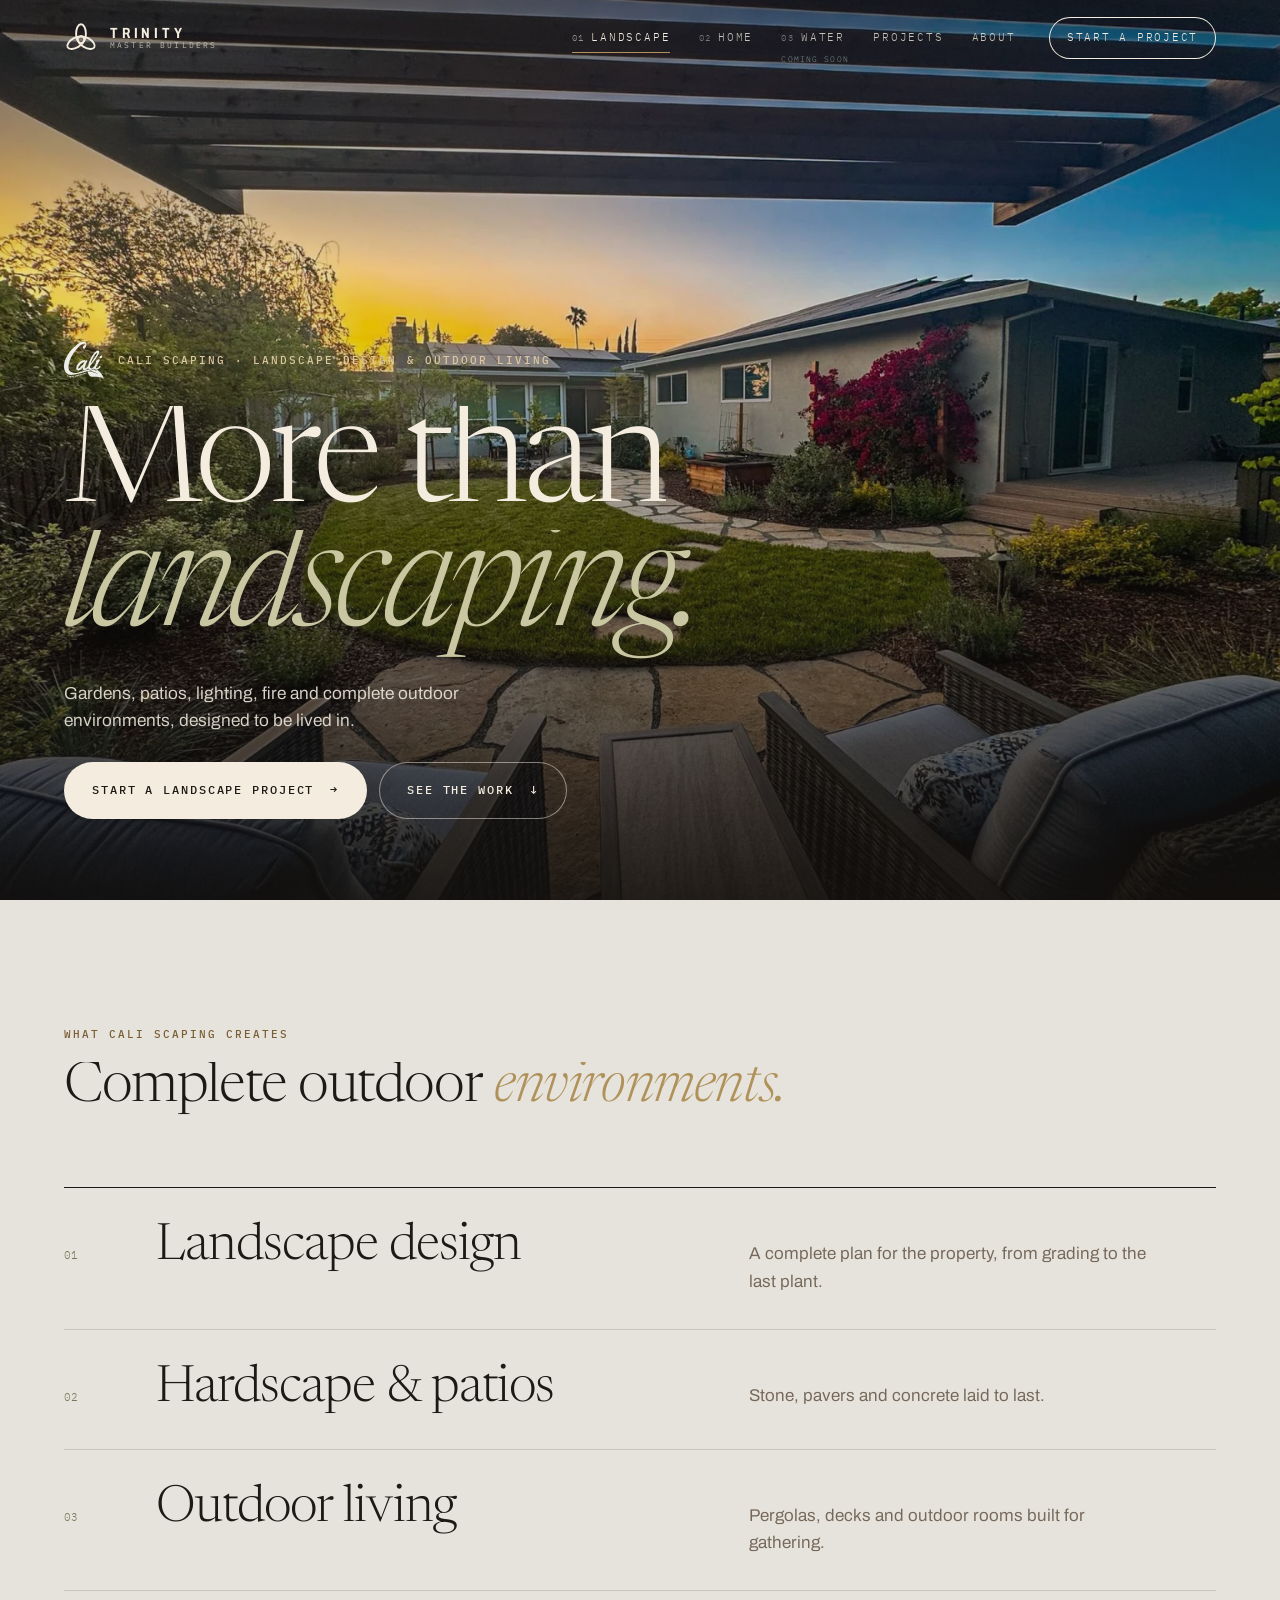
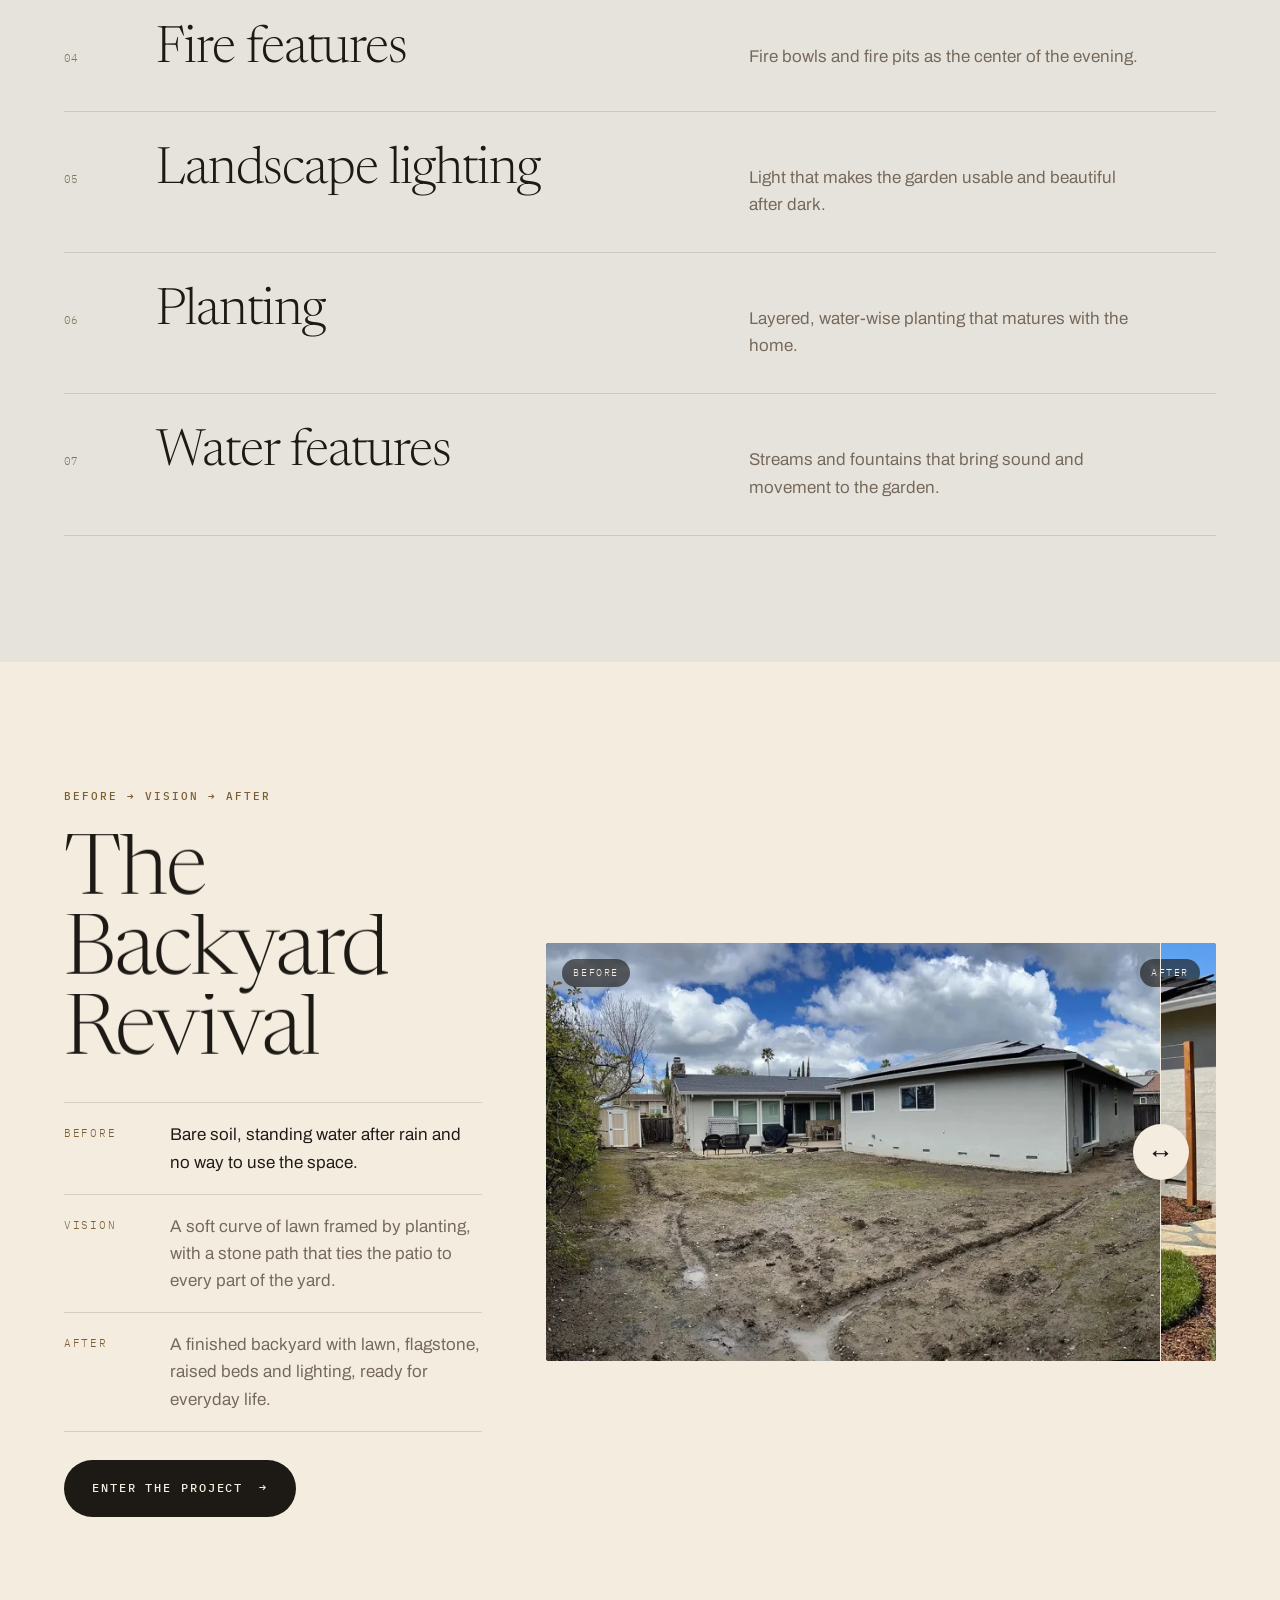
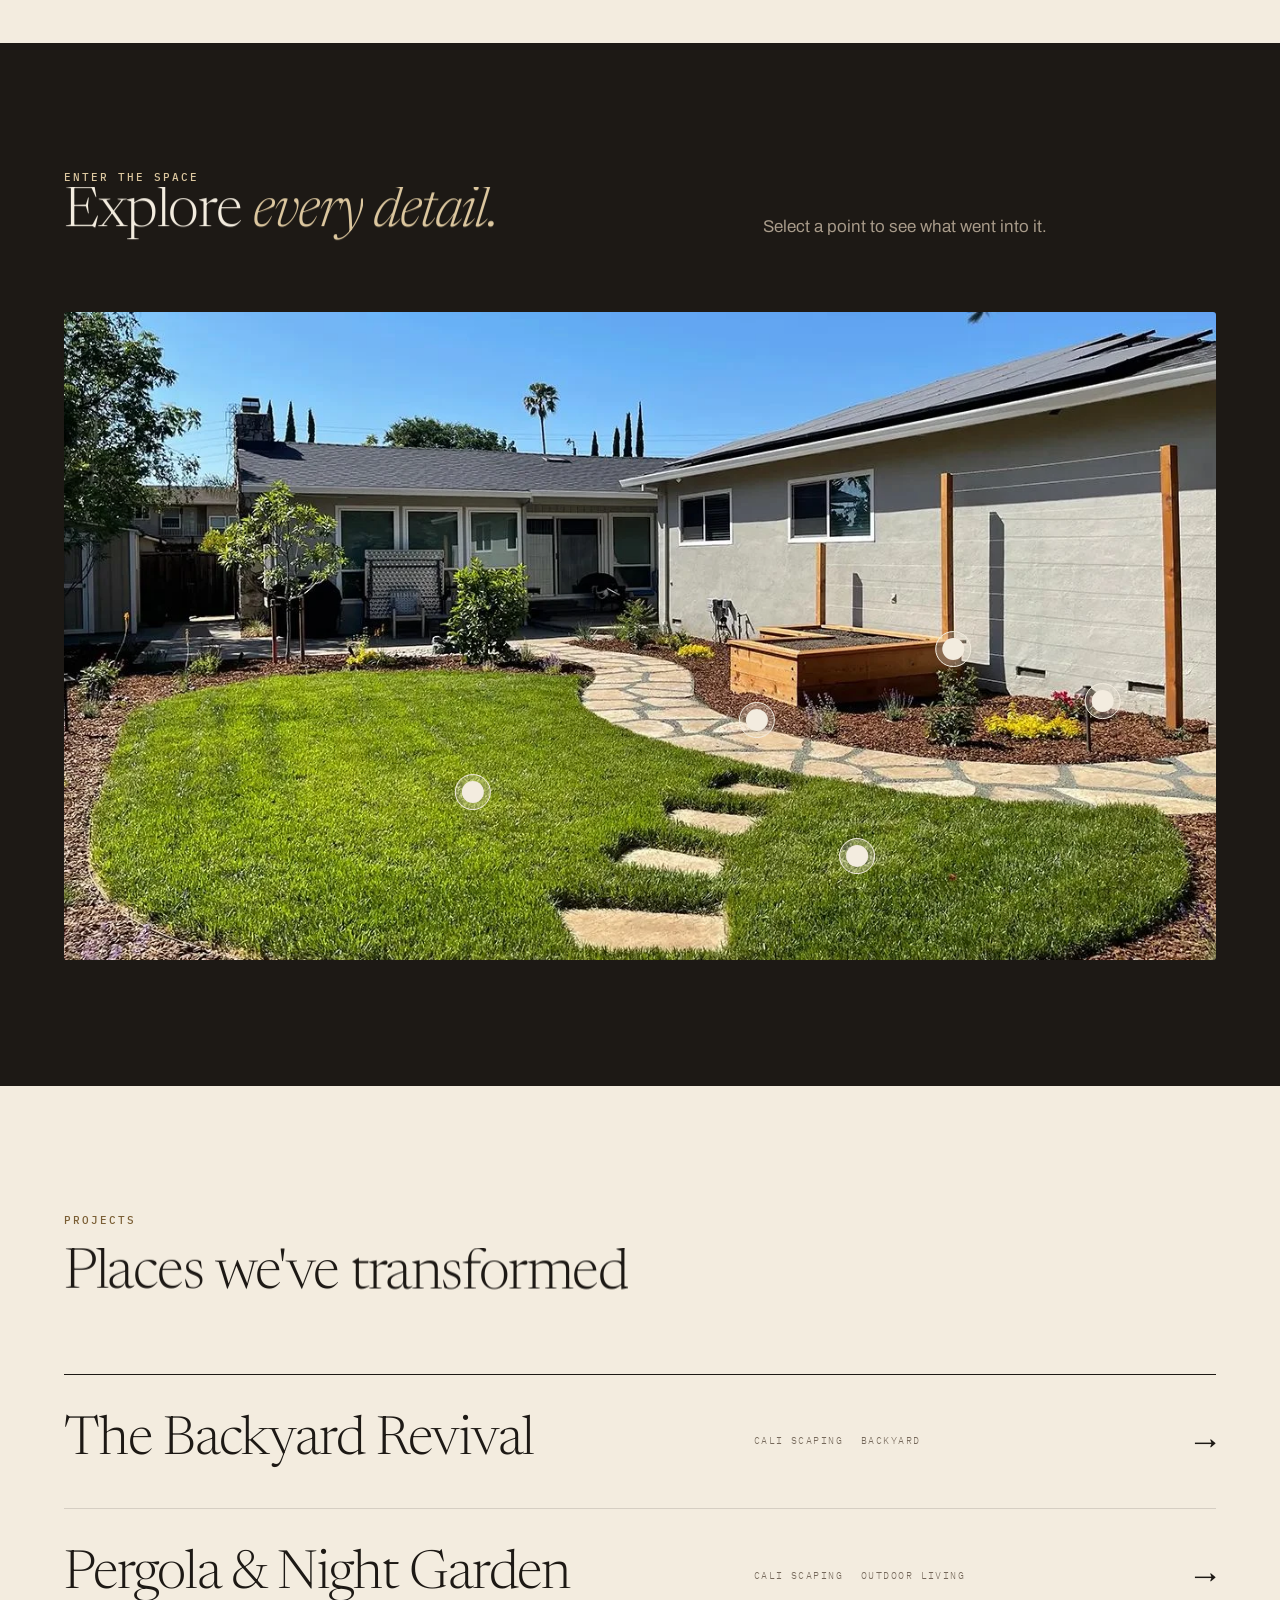
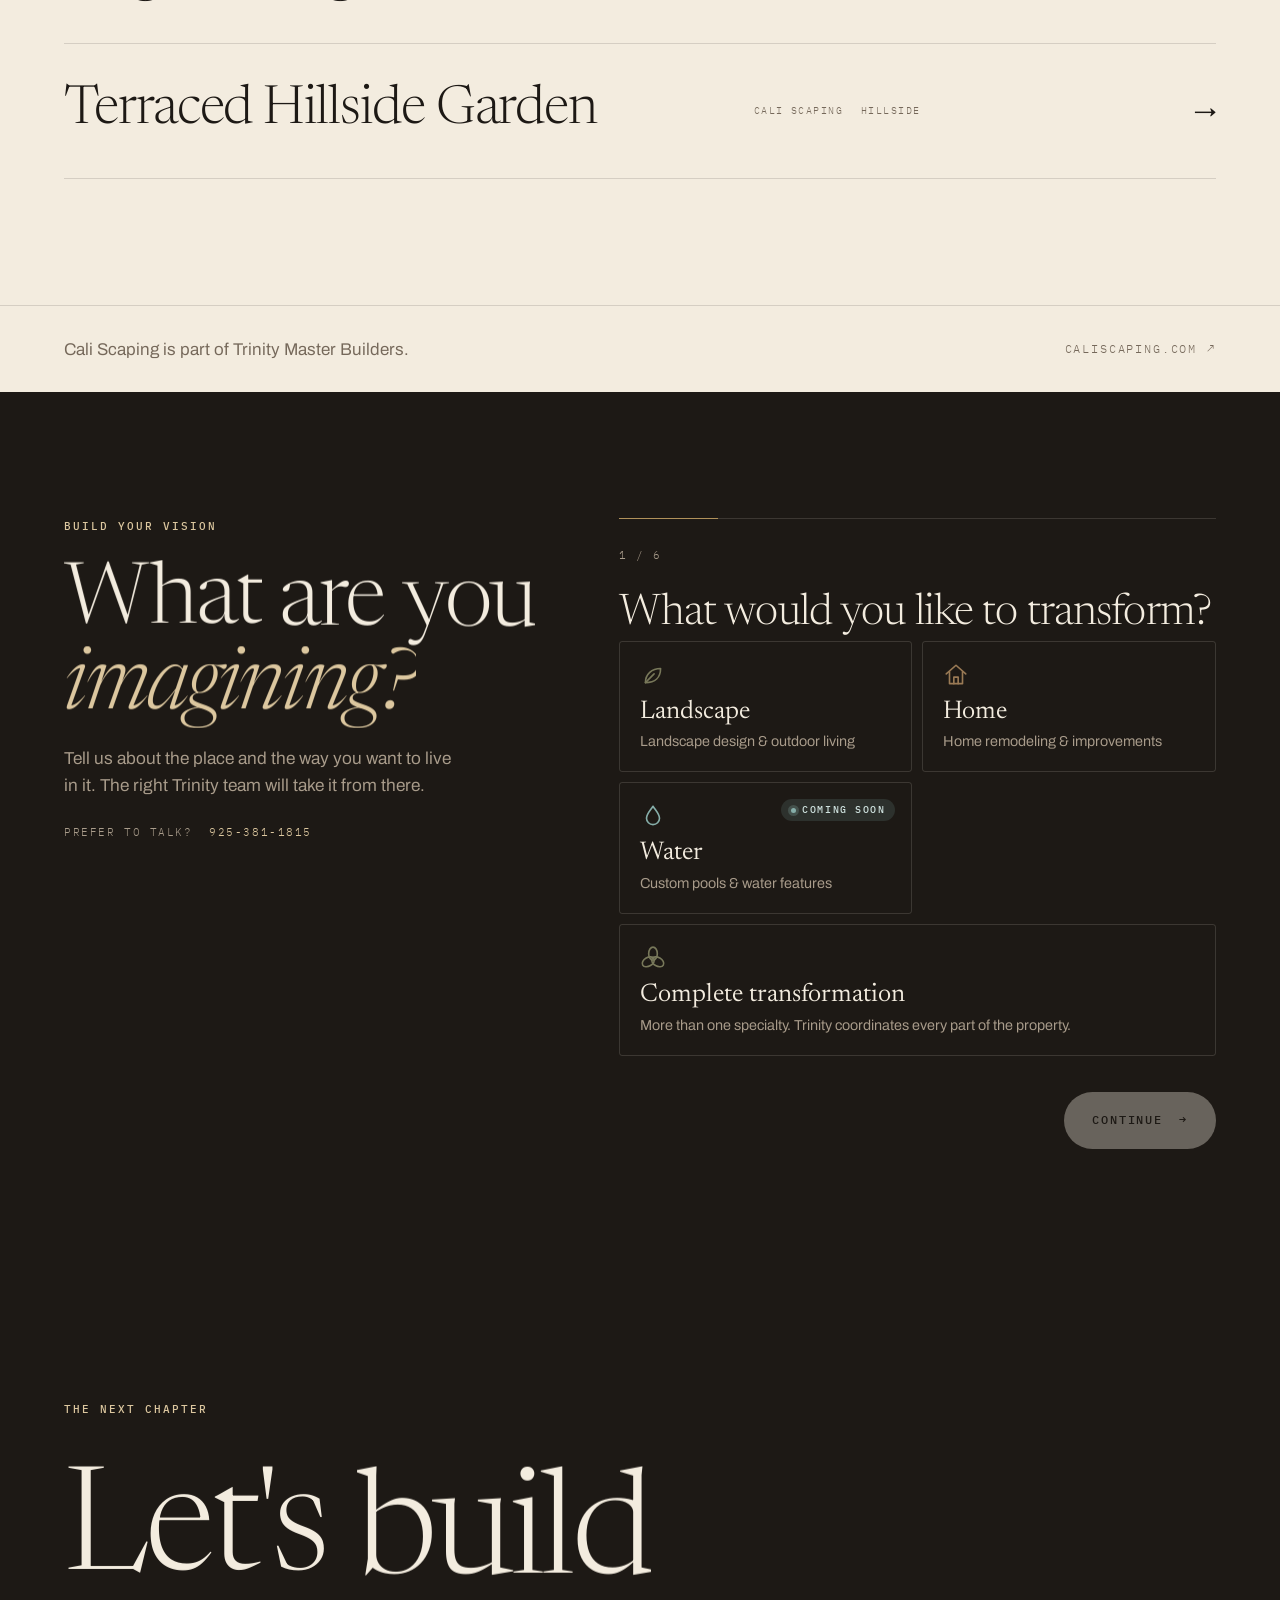
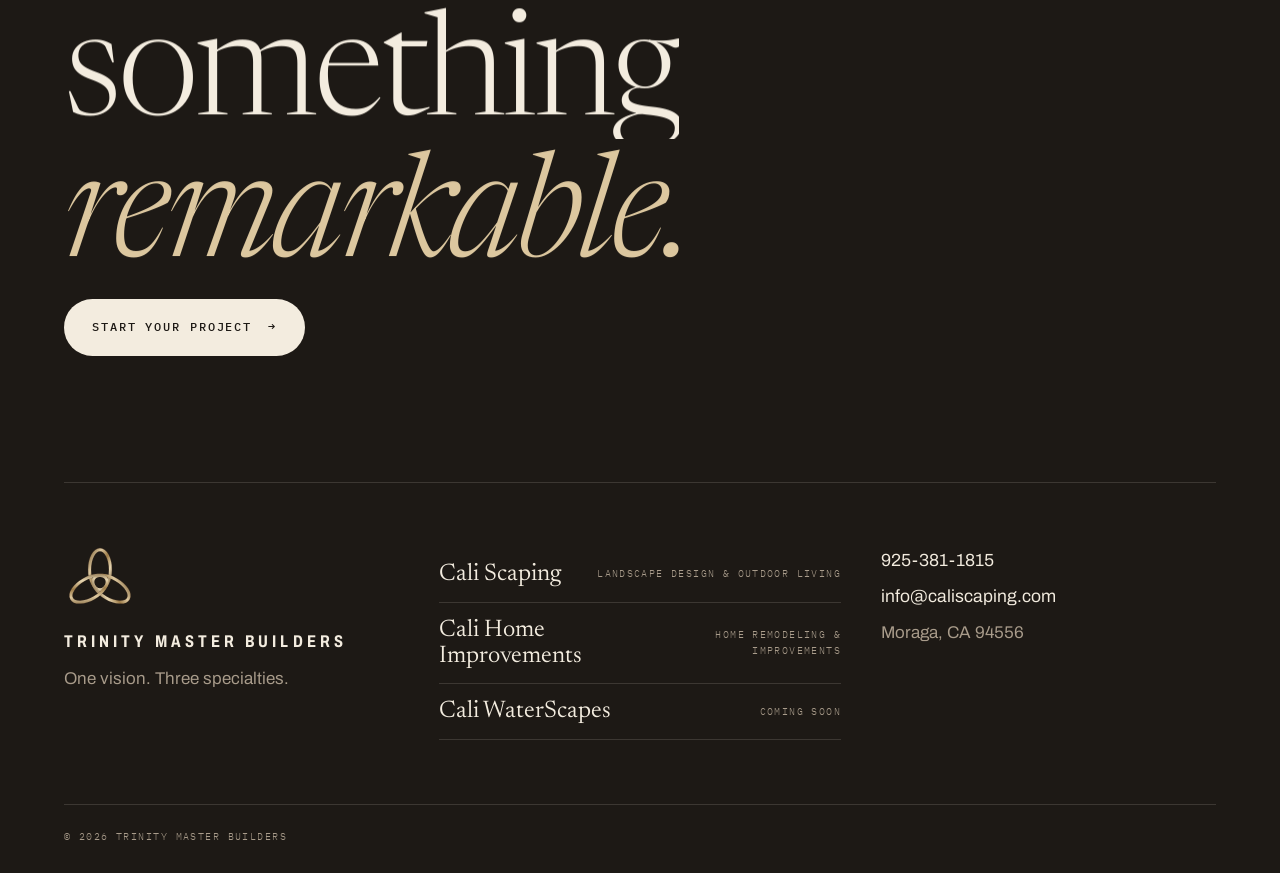
<file: landscape/index.html>
<!doctype html>
<html lang="en-US">
<head>
<meta name="robots" content="noindex, nofollow">
<meta charset="UTF-8">
<meta name="viewport" content="width=device-width, initial-scale=1, viewport-fit=cover">
<meta name="theme-color" content="#1D1915">
<title>Cali Scaping · Landscape design &#038; outdoor living &#8211; Trinity Master Builders</title>
<meta name='robots' content='max-image-preview:large' />
<link rel="preconnect" href="https://fonts.googleapis.com"><link rel="preconnect" href="https://fonts.gstatic.com" crossorigin>
<script id="trinity-config" type="application/json">{"demo":true,"restUrl":"https:\/\/andcefa90.github.io\/trinity-master-builders\/wp-json\/trinity\/v1\/","nonce":"6b22378cf2","themeUrl":"https:\/\/andcefa90.github.io\/trinity-master-builders\/wp-content\/themes\/trinity","intro":true,"lines":[{"slug":"landscape","name":"Landscape","brand":"Cali Scaping","comingSoon":false,"accent":"#78785A"},{"slug":"home-improvements","name":"Home","brand":"Cali Home Improvements","comingSoon":false,"accent":"#9A7A55"},{"slug":"water","name":"Water","brand":"Cali WaterScapes","comingSoon":true,"accent":"#86AEA9"}]}</script>
<script>(function(d){d.classList.add('js');if(matchMedia('(prefers-reduced-motion: reduce)').matches)d.classList.add('reduced');try{var w=sessionStorage.getItem('trinity-curtain');if(w!==null){d.classList.add('curtain-in');d.setAttribute('data-curtain',w);}}catch(e){}})(document.documentElement);</script>
<link rel='dns-prefetch' href='//fonts.googleapis.com' />
<link rel="alternate" type="application/rss+xml" title="Trinity Master Builders &raquo; Landscape Business line Feed" href="https://andcefa90.github.io/trinity-master-builders/landscape/feed/" />
<script>window.dataLayer=window.dataLayer||[];</script>
<link rel="canonical" href="https://andcefa90.github.io/trinity-master-builders/landscape/">
<meta name="description" content="Cali Scaping: Landscape design &amp; outdoor living. Gardens, patios, lighting, fire and complete outdoor environments, designed to be lived in.">
<meta property="og:type" content="website">
<meta property="og:title" content="Cali Scaping · Landscape design &#038; outdoor living &#8211; Trinity Master Builders">
<meta property="og:description" content="Cali Scaping: Landscape design &amp; outdoor living. Gardens, patios, lighting, fire and complete outdoor environments, designed to be lived in.">
<meta property="og:url" content="https://andcefa90.github.io/trinity-master-builders/landscape/">
<meta property="og:site_name" content="Trinity Master Builders">
<meta property="og:image" content="https://andcefa90.github.io/trinity-master-builders/wp-content/uploads/2026/11/landscape-pergola-sunset-1200x900.webp">
<meta name="twitter:card" content="summary_large_image">
<meta name="twitter:title" content="Cali Scaping · Landscape design &#038; outdoor living &#8211; Trinity Master Builders">
<meta name="twitter:description" content="Cali Scaping: Landscape design &amp; outdoor living. Gardens, patios, lighting, fire and complete outdoor environments, designed to be lived in.">
<meta name="twitter:image" content="https://andcefa90.github.io/trinity-master-builders/wp-content/uploads/2026/11/landscape-pergola-sunset-1200x900.webp">
<style id="wp-img-auto-sizes-contain-inline-css">
img:is([sizes=auto i],[sizes^="auto," i]){contain-intrinsic-size:3000px 1500px}
/*# sourceURL=wp-img-auto-sizes-contain-inline-css */
</style>

<style id="global-styles-inline-css">
:root{--wp--preset--aspect-ratio--square: 1;--wp--preset--aspect-ratio--4-3: 4/3;--wp--preset--aspect-ratio--3-4: 3/4;--wp--preset--aspect-ratio--3-2: 3/2;--wp--preset--aspect-ratio--2-3: 2/3;--wp--preset--aspect-ratio--16-9: 16/9;--wp--preset--aspect-ratio--9-16: 9/16;--wp--preset--color--black: #000000;--wp--preset--color--cyan-bluish-gray: #abb8c3;--wp--preset--color--white: #ffffff;--wp--preset--color--pale-pink: #f78da7;--wp--preset--color--vivid-red: #cf2e2e;--wp--preset--color--luminous-vivid-orange: #ff6900;--wp--preset--color--luminous-vivid-amber: #fcb900;--wp--preset--color--light-green-cyan: #7bdcb5;--wp--preset--color--vivid-green-cyan: #00d084;--wp--preset--color--pale-cyan-blue: #8ed1fc;--wp--preset--color--vivid-cyan-blue: #0693e3;--wp--preset--color--vivid-purple: #9b51e0;--wp--preset--gradient--vivid-cyan-blue-to-vivid-purple: linear-gradient(135deg,rgb(6,147,227) 0%,rgb(155,81,224) 100%);--wp--preset--gradient--light-green-cyan-to-vivid-green-cyan: linear-gradient(135deg,rgb(122,220,180) 0%,rgb(0,208,130) 100%);--wp--preset--gradient--luminous-vivid-amber-to-luminous-vivid-orange: linear-gradient(135deg,rgb(252,185,0) 0%,rgb(255,105,0) 100%);--wp--preset--gradient--luminous-vivid-orange-to-vivid-red: linear-gradient(135deg,rgb(255,105,0) 0%,rgb(207,46,46) 100%);--wp--preset--gradient--very-light-gray-to-cyan-bluish-gray: linear-gradient(135deg,rgb(238,238,238) 0%,rgb(169,184,195) 100%);--wp--preset--gradient--cool-to-warm-spectrum: linear-gradient(135deg,rgb(74,234,220) 0%,rgb(151,120,209) 20%,rgb(207,42,186) 40%,rgb(238,44,130) 60%,rgb(251,105,98) 80%,rgb(254,248,76) 100%);--wp--preset--gradient--blush-light-purple: linear-gradient(135deg,rgb(255,206,236) 0%,rgb(152,150,240) 100%);--wp--preset--gradient--blush-bordeaux: linear-gradient(135deg,rgb(254,205,165) 0%,rgb(254,45,45) 50%,rgb(107,0,62) 100%);--wp--preset--gradient--luminous-dusk: linear-gradient(135deg,rgb(255,203,112) 0%,rgb(199,81,192) 50%,rgb(65,88,208) 100%);--wp--preset--gradient--pale-ocean: linear-gradient(135deg,rgb(255,245,203) 0%,rgb(182,227,212) 50%,rgb(51,167,181) 100%);--wp--preset--gradient--electric-grass: linear-gradient(135deg,rgb(202,248,128) 0%,rgb(113,206,126) 100%);--wp--preset--gradient--midnight: linear-gradient(135deg,rgb(2,3,129) 0%,rgb(40,116,252) 100%);--wp--preset--font-size--small: 13px;--wp--preset--font-size--medium: 20px;--wp--preset--font-size--large: 36px;--wp--preset--font-size--x-large: 42px;--wp--preset--spacing--20: 0.44rem;--wp--preset--spacing--30: 0.67rem;--wp--preset--spacing--40: 1rem;--wp--preset--spacing--50: 1.5rem;--wp--preset--spacing--60: 2.25rem;--wp--preset--spacing--70: 3.38rem;--wp--preset--spacing--80: 5.06rem;--wp--preset--shadow--natural: 6px 6px 9px rgba(0, 0, 0, 0.2);--wp--preset--shadow--deep: 12px 12px 50px rgba(0, 0, 0, 0.4);--wp--preset--shadow--sharp: 6px 6px 0px rgba(0, 0, 0, 0.2);--wp--preset--shadow--outlined: 6px 6px 0px -3px rgb(255, 255, 255), 6px 6px rgb(0, 0, 0);--wp--preset--shadow--crisp: 6px 6px 0px rgb(0, 0, 0);}.wp-block-button{--wp--preset--dimension--25: 25%;--wp--preset--dimension--50: 50%;--wp--preset--dimension--75: 75%;--wp--preset--dimension--100: 100%;}:where(body) { margin: 0; }:where(.is-layout-flex){gap: 0.5em;}:where(.is-layout-grid){gap: 0.5em;}body .is-layout-flex{display: flex;}.is-layout-flex{flex-wrap: wrap;align-items: center;}.is-layout-flex > :is(*, div){margin: 0;}body .is-layout-grid{display: grid;}.is-layout-grid > :is(*, div){margin: 0;}body{padding-top: 0px;padding-right: 0px;padding-bottom: 0px;padding-left: 0px;}:root :where(.wp-element-button, .wp-block-button__link){background-color: #32373c;border-width: 0;color: #fff;font-family: inherit;font-size: inherit;font-style: inherit;font-weight: inherit;letter-spacing: inherit;line-height: inherit;padding-top: calc(0.667em + 2px);padding-right: calc(1.333em + 2px);padding-bottom: calc(0.667em + 2px);padding-left: calc(1.333em + 2px);text-decoration: none;text-transform: inherit;}.has-black-color{color: var(--wp--preset--color--black) !important;}.has-cyan-bluish-gray-color{color: var(--wp--preset--color--cyan-bluish-gray) !important;}.has-white-color{color: var(--wp--preset--color--white) !important;}.has-pale-pink-color{color: var(--wp--preset--color--pale-pink) !important;}.has-vivid-red-color{color: var(--wp--preset--color--vivid-red) !important;}.has-luminous-vivid-orange-color{color: var(--wp--preset--color--luminous-vivid-orange) !important;}.has-luminous-vivid-amber-color{color: var(--wp--preset--color--luminous-vivid-amber) !important;}.has-light-green-cyan-color{color: var(--wp--preset--color--light-green-cyan) !important;}.has-vivid-green-cyan-color{color: var(--wp--preset--color--vivid-green-cyan) !important;}.has-pale-cyan-blue-color{color: var(--wp--preset--color--pale-cyan-blue) !important;}.has-vivid-cyan-blue-color{color: var(--wp--preset--color--vivid-cyan-blue) !important;}.has-vivid-purple-color{color: var(--wp--preset--color--vivid-purple) !important;}.has-black-background-color{background-color: var(--wp--preset--color--black) !important;}.has-cyan-bluish-gray-background-color{background-color: var(--wp--preset--color--cyan-bluish-gray) !important;}.has-white-background-color{background-color: var(--wp--preset--color--white) !important;}.has-pale-pink-background-color{background-color: var(--wp--preset--color--pale-pink) !important;}.has-vivid-red-background-color{background-color: var(--wp--preset--color--vivid-red) !important;}.has-luminous-vivid-orange-background-color{background-color: var(--wp--preset--color--luminous-vivid-orange) !important;}.has-luminous-vivid-amber-background-color{background-color: var(--wp--preset--color--luminous-vivid-amber) !important;}.has-light-green-cyan-background-color{background-color: var(--wp--preset--color--light-green-cyan) !important;}.has-vivid-green-cyan-background-color{background-color: var(--wp--preset--color--vivid-green-cyan) !important;}.has-pale-cyan-blue-background-color{background-color: var(--wp--preset--color--pale-cyan-blue) !important;}.has-vivid-cyan-blue-background-color{background-color: var(--wp--preset--color--vivid-cyan-blue) !important;}.has-vivid-purple-background-color{background-color: var(--wp--preset--color--vivid-purple) !important;}.has-black-border-color{border-color: var(--wp--preset--color--black) !important;}.has-cyan-bluish-gray-border-color{border-color: var(--wp--preset--color--cyan-bluish-gray) !important;}.has-white-border-color{border-color: var(--wp--preset--color--white) !important;}.has-pale-pink-border-color{border-color: var(--wp--preset--color--pale-pink) !important;}.has-vivid-red-border-color{border-color: var(--wp--preset--color--vivid-red) !important;}.has-luminous-vivid-orange-border-color{border-color: var(--wp--preset--color--luminous-vivid-orange) !important;}.has-luminous-vivid-amber-border-color{border-color: var(--wp--preset--color--luminous-vivid-amber) !important;}.has-light-green-cyan-border-color{border-color: var(--wp--preset--color--light-green-cyan) !important;}.has-vivid-green-cyan-border-color{border-color: var(--wp--preset--color--vivid-green-cyan) !important;}.has-pale-cyan-blue-border-color{border-color: var(--wp--preset--color--pale-cyan-blue) !important;}.has-vivid-cyan-blue-border-color{border-color: var(--wp--preset--color--vivid-cyan-blue) !important;}.has-vivid-purple-border-color{border-color: var(--wp--preset--color--vivid-purple) !important;}.has-vivid-cyan-blue-to-vivid-purple-gradient-background{background: var(--wp--preset--gradient--vivid-cyan-blue-to-vivid-purple) !important;}.has-light-green-cyan-to-vivid-green-cyan-gradient-background{background: var(--wp--preset--gradient--light-green-cyan-to-vivid-green-cyan) !important;}.has-luminous-vivid-amber-to-luminous-vivid-orange-gradient-background{background: var(--wp--preset--gradient--luminous-vivid-amber-to-luminous-vivid-orange) !important;}.has-luminous-vivid-orange-to-vivid-red-gradient-background{background: var(--wp--preset--gradient--luminous-vivid-orange-to-vivid-red) !important;}.has-very-light-gray-to-cyan-bluish-gray-gradient-background{background: var(--wp--preset--gradient--very-light-gray-to-cyan-bluish-gray) !important;}.has-cool-to-warm-spectrum-gradient-background{background: var(--wp--preset--gradient--cool-to-warm-spectrum) !important;}.has-blush-light-purple-gradient-background{background: var(--wp--preset--gradient--blush-light-purple) !important;}.has-blush-bordeaux-gradient-background{background: var(--wp--preset--gradient--blush-bordeaux) !important;}.has-luminous-dusk-gradient-background{background: var(--wp--preset--gradient--luminous-dusk) !important;}.has-pale-ocean-gradient-background{background: var(--wp--preset--gradient--pale-ocean) !important;}.has-electric-grass-gradient-background{background: var(--wp--preset--gradient--electric-grass) !important;}.has-midnight-gradient-background{background: var(--wp--preset--gradient--midnight) !important;}.has-small-font-size{font-size: var(--wp--preset--font-size--small) !important;}.has-medium-font-size{font-size: var(--wp--preset--font-size--medium) !important;}.has-large-font-size{font-size: var(--wp--preset--font-size--large) !important;}.has-x-large-font-size{font-size: var(--wp--preset--font-size--x-large) !important;}
/*# sourceURL=global-styles-inline-css */
</style>

<link rel='stylesheet' id='trinity-fonts-css' href='https://fonts.googleapis.com/css2?family=Newsreader:ital,opsz,wght@0,6..72,300..500;1,6..72,300..500&#038;family=Archivo:wdth,wght@62..125,300..700&#038;family=IBM+Plex+Mono:wght@400;500&#038;display=swap' media='all' />
<link rel='stylesheet' id='trinity-tokens-css' href='https://andcefa90.github.io/trinity-master-builders/wp-content/themes/trinity/assets/css/tokens.css?ver=1.0.0' media='all' />
<link rel='stylesheet' id='trinity-base-css' href='https://andcefa90.github.io/trinity-master-builders/wp-content/themes/trinity/assets/css/base.css?ver=1.0.0' media='all' />
<link rel='stylesheet' id='trinity-components-css' href='https://andcefa90.github.io/trinity-master-builders/wp-content/themes/trinity/assets/css/components.css?ver=1.0.0' media='all' />
<link rel='stylesheet' id='trinity-view-css' href='https://andcefa90.github.io/trinity-master-builders/wp-content/themes/trinity/assets/css/world.css?ver=1.0.0' media='all' />
<script data-wp-strategy="defer" defer id="gsap-js" src="https://andcefa90.github.io/trinity-master-builders/wp-content/themes/trinity/assets/vendor/gsap.min.js?ver=3.12.5"></script>
<script data-wp-strategy="defer" defer id="gsap-scrolltrigger-js" src="https://andcefa90.github.io/trinity-master-builders/wp-content/themes/trinity/assets/vendor/ScrollTrigger.min.js?ver=3.12.5"></script>
<script data-wp-strategy="defer" defer id="lenis-js" src="https://andcefa90.github.io/trinity-master-builders/wp-content/themes/trinity/assets/vendor/lenis.min.js?ver=1.1.13"></script>
</head>
<body class="archive tax-business_line term-landscape term-2 wp-embed-responsive wp-theme-trinity world--landscape">
<a class="skip-link" href="#main">Skip to content</a>


<div class="curtain" aria-hidden="true"><div class="curtain__panel"></div><div class="curtain__mark"><svg class="tri tri--curtain" viewBox="-270 -265 540 470" aria-hidden="true" focusable="false"><defs><linearGradient id="tri10424" x1="0" y1="0" x2="1" y2="1"><stop offset="0" stop-color="#7A5E34"/><stop offset=".28" stop-color="#DCC79F"/><stop offset=".5" stop-color="#9C7B47"/><stop offset=".72" stop-color="#E6D5B0"/><stop offset="1" stop-color="#6B4F2A"/></linearGradient><linearGradient id="tri10424d" x1="0" y1="0" x2="0" y2="1"><stop offset="0" stop-color="#4B3423" stop-opacity=".5"/><stop offset="1" stop-color="#4B3423" stop-opacity=".12"/></linearGradient></defs><g class="tri__g" data-ring="0" transform="rotate(0)"><ellipse class="tri__guide" cx="0" cy="-95" rx="78" ry="150"/><ellipse class="tri__shade" cx="0" cy="-95" rx="78" ry="150" stroke="url(#tri10424d)"/><ellipse class="tri__ring" cx="0" cy="-95" rx="78" ry="150" stroke="currentColor"/></g><g class="tri__g" data-ring="1" transform="rotate(120)"><ellipse class="tri__guide" cx="0" cy="-95" rx="78" ry="150"/><ellipse class="tri__shade" cx="0" cy="-95" rx="78" ry="150" stroke="url(#tri10424d)"/><ellipse class="tri__ring" cx="0" cy="-95" rx="78" ry="150" stroke="currentColor"/></g><g class="tri__g" data-ring="2" transform="rotate(240)"><ellipse class="tri__guide" cx="0" cy="-95" rx="78" ry="150"/><ellipse class="tri__shade" cx="0" cy="-95" rx="78" ry="150" stroke="url(#tri10424d)"/><ellipse class="tri__ring" cx="0" cy="-95" rx="78" ry="150" stroke="currentColor"/></g></svg></div></div>

<header class="site-header" id="site-header">
	<div class="site-header__inner">
		<a class="brand" href="https://andcefa90.github.io/trinity-master-builders/" aria-label="Trinity Master Builders, home">
			<svg class="tri tri--brand" viewBox="-270 -265 540 470" aria-hidden="true" focusable="false"><defs><linearGradient id="tri75145" x1="0" y1="0" x2="1" y2="1"><stop offset="0" stop-color="#7A5E34"/><stop offset=".28" stop-color="#DCC79F"/><stop offset=".5" stop-color="#9C7B47"/><stop offset=".72" stop-color="#E6D5B0"/><stop offset="1" stop-color="#6B4F2A"/></linearGradient><linearGradient id="tri75145d" x1="0" y1="0" x2="0" y2="1"><stop offset="0" stop-color="#4B3423" stop-opacity=".5"/><stop offset="1" stop-color="#4B3423" stop-opacity=".12"/></linearGradient></defs><g class="tri__g" data-ring="0" transform="rotate(0)"><ellipse class="tri__guide" cx="0" cy="-95" rx="78" ry="150"/><ellipse class="tri__shade" cx="0" cy="-95" rx="78" ry="150" stroke="url(#tri75145d)"/><ellipse class="tri__ring" cx="0" cy="-95" rx="78" ry="150" stroke="currentColor"/></g><g class="tri__g" data-ring="1" transform="rotate(120)"><ellipse class="tri__guide" cx="0" cy="-95" rx="78" ry="150"/><ellipse class="tri__shade" cx="0" cy="-95" rx="78" ry="150" stroke="url(#tri75145d)"/><ellipse class="tri__ring" cx="0" cy="-95" rx="78" ry="150" stroke="currentColor"/></g><g class="tri__g" data-ring="2" transform="rotate(240)"><ellipse class="tri__guide" cx="0" cy="-95" rx="78" ry="150"/><ellipse class="tri__shade" cx="0" cy="-95" rx="78" ry="150" stroke="url(#tri75145d)"/><ellipse class="tri__ring" cx="0" cy="-95" rx="78" ry="150" stroke="currentColor"/></g></svg>			<span class="brand__word">Trinity<span class="brand__sub">Master Builders</span></span>
		</a>
		<nav class="primary-nav" aria-label="Primary">
			<ul>
									<li>
						<a href="https://andcefa90.github.io/trinity-master-builders/landscape/" data-world="landscape" aria-current="page">
							<span class="nav-num">01</span>Landscape													</a>
					</li>
									<li>
						<a href="https://andcefa90.github.io/trinity-master-builders/home-improvements/" data-world="home-improvements" >
							<span class="nav-num">02</span>Home													</a>
					</li>
									<li>
						<a href="https://andcefa90.github.io/trinity-master-builders/water/" data-world="water" >
							<span class="nav-num">03</span>Water							<span class="nav-soon">Coming soon</span>						</a>
					</li>
								<li><a href="https://andcefa90.github.io/trinity-master-builders/projects/" >Projects</a></li>
				<li><a href="https://andcefa90.github.io/trinity-master-builders/about/" >About</a></li>
			</ul>
		</nav>
		<a class="header-cta" href="https://andcefa90.github.io/trinity-master-builders/start/" data-track="cta_click" data-track-label="Header: Start a project">Start a project</a>
		<button class="menu-toggle" type="button" aria-expanded="false" aria-controls="menu-panel"><span class="screen-reader-text">Menu</span><i></i><i></i></button>
	</div>
	<div class="scroll-progress" aria-hidden="true"><i></i></div>
</header>

<div class="menu-panel" id="menu-panel" hidden>
	<nav aria-label="Mobile">
		<ol class="menu-panel__worlds">
							<li style="--accent:#78785A">
					<a href="https://andcefa90.github.io/trinity-master-builders/landscape/" data-world="landscape">
						<span class="menu-panel__media"><img width="300" height="225" src="https://andcefa90.github.io/trinity-master-builders/wp-content/uploads/2026/11/landscape-pergola-sunset-300x225.webp" class="attachment-medium size-medium" alt="" loading="lazy" decoding="async" srcset="https://andcefa90.github.io/trinity-master-builders/wp-content/uploads/2026/11/landscape-pergola-sunset-300x225.webp 300w, https://andcefa90.github.io/trinity-master-builders/wp-content/uploads/2026/11/landscape-pergola-sunset-1024x768.webp 1024w, https://andcefa90.github.io/trinity-master-builders/wp-content/uploads/2026/11/landscape-pergola-sunset-768x576.webp 768w, https://andcefa90.github.io/trinity-master-builders/wp-content/uploads/2026/11/landscape-pergola-sunset-1536x1152.webp 1536w, https://andcefa90.github.io/trinity-master-builders/wp-content/uploads/2026/11/landscape-pergola-sunset-1800x1350.webp 1800w, https://andcefa90.github.io/trinity-master-builders/wp-content/uploads/2026/11/landscape-pergola-sunset-1200x900.webp 1200w, https://andcefa90.github.io/trinity-master-builders/wp-content/uploads/2026/11/landscape-pergola-sunset.webp 1920w" sizes="auto, (max-width: 300px) 100vw, 300px" /></span>
						<span class="menu-panel__label"><small>Cali Scaping</small>Landscape</span>
											</a>
				</li>
							<li style="--accent:#9A7A55">
					<a href="https://andcefa90.github.io/trinity-master-builders/home-improvements/" data-world="home-improvements">
						<span class="menu-panel__media"><img width="300" height="200" src="https://andcefa90.github.io/trinity-master-builders/wp-content/uploads/2026/11/home-kitchen-island-300x200.webp" class="attachment-medium size-medium" alt="" loading="lazy" decoding="async" srcset="https://andcefa90.github.io/trinity-master-builders/wp-content/uploads/2026/11/home-kitchen-island-300x200.webp 300w, https://andcefa90.github.io/trinity-master-builders/wp-content/uploads/2026/11/home-kitchen-island-1024x683.webp 1024w, https://andcefa90.github.io/trinity-master-builders/wp-content/uploads/2026/11/home-kitchen-island-768x512.webp 768w, https://andcefa90.github.io/trinity-master-builders/wp-content/uploads/2026/11/home-kitchen-island-1536x1025.webp 1536w, https://andcefa90.github.io/trinity-master-builders/wp-content/uploads/2026/11/home-kitchen-island-1349x900.webp 1349w, https://andcefa90.github.io/trinity-master-builders/wp-content/uploads/2026/11/home-kitchen-island.webp 1920w" sizes="auto, (max-width: 300px) 100vw, 300px" /></span>
						<span class="menu-panel__label"><small>Cali Home Improvements</small>Home</span>
											</a>
				</li>
							<li style="--accent:#86AEA9">
					<a href="https://andcefa90.github.io/trinity-master-builders/water/" data-world="water">
						<span class="menu-panel__media"><img width="300" height="290" src="https://andcefa90.github.io/trinity-master-builders/wp-content/uploads/2026/11/landscape-spa-300x290.webp" class="attachment-medium size-medium" alt="" loading="lazy" decoding="async" srcset="https://andcefa90.github.io/trinity-master-builders/wp-content/uploads/2026/11/landscape-spa-300x290.webp 300w, https://andcefa90.github.io/trinity-master-builders/wp-content/uploads/2026/11/landscape-spa.webp 628w" sizes="auto, (max-width: 300px) 100vw, 300px" /></span>
						<span class="menu-panel__label"><small>Cali WaterScapes</small>Water</span>
						<span class="badge">Coming soon</span>					</a>
				</li>
					</ol>
		<ul class="menu-panel__links">
			<li><a href="https://andcefa90.github.io/trinity-master-builders/projects/">Projects</a></li>
			<li><a href="https://andcefa90.github.io/trinity-master-builders/about/">About</a></li>
			<li><a href="https://andcefa90.github.io/trinity-master-builders/start/" class="is-accent">Start a project</a></li>
		</ul>
		<p class="menu-panel__contact"><a href="tel:9253811815" data-track="phone_click">925-381-1815</a></p>
	</nav>
</div>

<div class="cursor" aria-hidden="true"><span class="cursor__label"></span></div>

<main id="main" class="site-main">
<section class="world-hero" data-tone="dark" data-module="world-hero" style="--accent:#78785A" aria-labelledby="world-title">
	<div class="world-hero__media" data-hero-media>
					<img width="1800" height="1350" src="https://andcefa90.github.io/trinity-master-builders/wp-content/uploads/2026/11/landscape-pergola-sunset-1800x1350.webp" class="world-hero__img" alt="" loading="eager" decoding="async" fetchpriority="high" sizes="100vw" srcset="https://andcefa90.github.io/trinity-master-builders/wp-content/uploads/2026/11/landscape-pergola-sunset-1800x1350.webp 1800w, https://andcefa90.github.io/trinity-master-builders/wp-content/uploads/2026/11/landscape-pergola-sunset-300x225.webp 300w, https://andcefa90.github.io/trinity-master-builders/wp-content/uploads/2026/11/landscape-pergola-sunset-1024x768.webp 1024w, https://andcefa90.github.io/trinity-master-builders/wp-content/uploads/2026/11/landscape-pergola-sunset-768x576.webp 768w, https://andcefa90.github.io/trinity-master-builders/wp-content/uploads/2026/11/landscape-pergola-sunset-1536x1152.webp 1536w, https://andcefa90.github.io/trinity-master-builders/wp-content/uploads/2026/11/landscape-pergola-sunset-1200x900.webp 1200w, https://andcefa90.github.io/trinity-master-builders/wp-content/uploads/2026/11/landscape-pergola-sunset.webp 1920w" />				<div class="hero__veil"></div>
	</div>
	<div class="wrap world-hero__content">
		<p class="eyebrow world-hero__eyebrow">
			<img class="world-hero__logo" src="https://andcefa90.github.io/trinity-master-builders/wp-content/themes/trinity/assets/brand/Logo-Cali.svg" alt="" width="44" height="40">			<span>Cali Scaping · Landscape design &amp; outdoor living</span>
					</p>
		<h1 class="world-hero__title" id="world-title" data-split>More than <em>landscaping.</em></h1>
		<p class="world-hero__lede">Gardens, patios, lighting, fire and complete outdoor environments, designed to be lived in.</p>
		<div class="world-hero__ctas">
			<a class="btn btn--light" href="https://andcefa90.github.io/trinity-master-builders/start/?line=landscape" data-track="cta_click" data-track-label="Start a landscape project" data-cursor="Explore" data-magnetic><span class="btn__label">Start a landscape project</span><span class="btn__arrow" aria-hidden="true">→</span></a><a class="btn btn--ghost-light" href="#world-story" data-track="cta_click" data-track-label="See the work" data-cursor="Explore" ><span class="btn__label">See the work</span><span class="btn__arrow" aria-hidden="true">↓</span></a>		</div>
	</div>
</section>

<div id="world-story">
<section class="capabilities" data-tone="light" data-module="capabilities" aria-labelledby="cap-title">
	<div class="wrap">
		<div class="section-head">
			<p class="eyebrow">What Cali Scaping creates</p>
			<h2 class="section-title" id="cap-title" data-split>Complete outdoor <em>environments.</em></h2>
		</div>
		<ol class="cap-list">
							<li class="cap" data-preview="https://andcefa90.github.io/trinity-master-builders/wp-content/uploads/2026/11/landscape-pergola-sunset-900x1200.webp">
					<span class="cap__n">01</span>
					<h3 class="cap__name">Landscape design</h3>
					<p class="cap__text">A complete plan for the property, from grading to the last plant.</p>
					<span class="cap__thumb"><img width="900" height="900" src="https://andcefa90.github.io/trinity-master-builders/wp-content/uploads/2026/11/landscape-pergola-sunset-900x900.webp" class="attachment-trinity-square size-trinity-square wp-post-image" alt="" loading="lazy" decoding="async" srcset="https://andcefa90.github.io/trinity-master-builders/wp-content/uploads/2026/11/landscape-pergola-sunset-900x900.webp 900w, https://andcefa90.github.io/trinity-master-builders/wp-content/uploads/2026/11/landscape-pergola-sunset-150x150.webp 150w" sizes="auto, (max-width: 900px) 100vw, 900px" /></span>
				</li>
							<li class="cap" data-preview="https://andcefa90.github.io/trinity-master-builders/wp-content/uploads/2026/11/landscape-patio-firebowl-900x1200.webp">
					<span class="cap__n">02</span>
					<h3 class="cap__name">Hardscape &amp; patios</h3>
					<p class="cap__text">Stone, pavers and concrete laid to last.</p>
					<span class="cap__thumb"><img width="900" height="900" src="https://andcefa90.github.io/trinity-master-builders/wp-content/uploads/2026/11/landscape-patio-firebowl-900x900.webp" class="attachment-trinity-square size-trinity-square wp-post-image" alt="" loading="lazy" decoding="async" srcset="https://andcefa90.github.io/trinity-master-builders/wp-content/uploads/2026/11/landscape-patio-firebowl-900x900.webp 900w, https://andcefa90.github.io/trinity-master-builders/wp-content/uploads/2026/11/landscape-patio-firebowl-150x150.webp 150w" sizes="auto, (max-width: 900px) 100vw, 900px" /></span>
				</li>
							<li class="cap" data-preview="https://andcefa90.github.io/trinity-master-builders/wp-content/uploads/2026/11/landscape-deck-pergola-900x1200.webp">
					<span class="cap__n">03</span>
					<h3 class="cap__name">Outdoor living</h3>
					<p class="cap__text">Pergolas, decks and outdoor rooms built for gathering.</p>
					<span class="cap__thumb"><img width="900" height="900" src="https://andcefa90.github.io/trinity-master-builders/wp-content/uploads/2026/11/landscape-deck-pergola-900x900.webp" class="attachment-trinity-square size-trinity-square wp-post-image" alt="" loading="lazy" decoding="async" srcset="https://andcefa90.github.io/trinity-master-builders/wp-content/uploads/2026/11/landscape-deck-pergola-900x900.webp 900w, https://andcefa90.github.io/trinity-master-builders/wp-content/uploads/2026/11/landscape-deck-pergola-150x150.webp 150w" sizes="auto, (max-width: 900px) 100vw, 900px" /></span>
				</li>
							<li class="cap" data-preview="https://andcefa90.github.io/trinity-master-builders/wp-content/uploads/2026/11/landscape-fire-feature.webp">
					<span class="cap__n">04</span>
					<h3 class="cap__name">Fire features</h3>
					<p class="cap__text">Fire bowls and fire pits as the center of the evening.</p>
					<span class="cap__thumb"><img width="628" height="607" src="https://andcefa90.github.io/trinity-master-builders/wp-content/uploads/2026/11/landscape-fire-feature.webp" class="attachment-trinity-square size-trinity-square wp-post-image" alt="" loading="lazy" decoding="async" srcset="https://andcefa90.github.io/trinity-master-builders/wp-content/uploads/2026/11/landscape-fire-feature.webp 628w, https://andcefa90.github.io/trinity-master-builders/wp-content/uploads/2026/11/landscape-fire-feature-300x290.webp 300w" sizes="auto, (max-width: 628px) 100vw, 628px" /></span>
				</li>
							<li class="cap" data-preview="https://andcefa90.github.io/trinity-master-builders/wp-content/uploads/2026/11/landscape-night-lights-900x800.webp">
					<span class="cap__n">05</span>
					<h3 class="cap__name">Landscape lighting</h3>
					<p class="cap__text">Light that makes the garden usable and beautiful after dark.</p>
					<span class="cap__thumb"><img width="900" height="800" src="https://andcefa90.github.io/trinity-master-builders/wp-content/uploads/2026/11/landscape-night-lights-900x800.webp" class="attachment-trinity-square size-trinity-square wp-post-image" alt="" loading="lazy" decoding="async" /></span>
				</li>
							<li class="cap" data-preview="https://andcefa90.github.io/trinity-master-builders/wp-content/uploads/2026/11/landscape-side-path-900x800.webp">
					<span class="cap__n">06</span>
					<h3 class="cap__name">Planting</h3>
					<p class="cap__text">Layered, water-wise planting that matures with the home.</p>
					<span class="cap__thumb"><img width="900" height="800" src="https://andcefa90.github.io/trinity-master-builders/wp-content/uploads/2026/11/landscape-side-path-900x800.webp" class="attachment-trinity-square size-trinity-square wp-post-image" alt="" loading="lazy" decoding="async" /></span>
				</li>
							<li class="cap" data-preview="https://andcefa90.github.io/trinity-master-builders/wp-content/uploads/2026/11/landscape-water-feature.webp">
					<span class="cap__n">07</span>
					<h3 class="cap__name">Water features</h3>
					<p class="cap__text">Streams and fountains that bring sound and movement to the garden.</p>
					<span class="cap__thumb"><img width="628" height="607" src="https://andcefa90.github.io/trinity-master-builders/wp-content/uploads/2026/11/landscape-water-feature.webp" class="attachment-trinity-square size-trinity-square wp-post-image" alt="" loading="lazy" decoding="async" srcset="https://andcefa90.github.io/trinity-master-builders/wp-content/uploads/2026/11/landscape-water-feature.webp 628w, https://andcefa90.github.io/trinity-master-builders/wp-content/uploads/2026/11/landscape-water-feature-300x290.webp 300w" sizes="auto, (max-width: 628px) 100vw, 628px" /></span>
				</li>
					</ol>
	</div>
	<div class="cap-preview" aria-hidden="true"><img alt=""></div>
</section>

	<section class="transform transform--world" data-tone="light" data-module="transformation" aria-labelledby="land-story">
		<div class="wrap transform__grid">
			<div class="transform__copy">
				<p class="eyebrow">Before → Vision → After</p>
				<h2 class="transform__title" id="land-story" data-split>The Backyard Revival</h2>
									<ol class="transform__steps">
													<li class="transform__step"><span class="transform__label">Before</span><p>Bare soil, standing water after rain and no way to use the space.</p></li>
													<li class="transform__step"><span class="transform__label">Vision</span><p>A soft curve of lawn framed by planting, with a stone path that ties the patio to every part of the yard.</p></li>
													<li class="transform__step"><span class="transform__label">After</span><p>A finished backyard with lawn, flagstone, raised beds and lighting, ready for everyday life.</p></li>
											</ol>
								<a class="btn btn--dark" href="https://andcefa90.github.io/trinity-master-builders/projects/the-backyard-revival/" data-track="project_view" data-track-label="Enter the project" data-cursor="Explore" ><span class="btn__label">Enter the project</span><span class="btn__arrow" aria-hidden="true">→</span></a>			</div>
			<div class="transform__media">
				<figure class="ba" data-module="before-after" data-scrub style="--pos:50%">
	<div class="ba__frame" data-cursor="Drag">
		<img width="1280" height="800" src="https://andcefa90.github.io/trinity-master-builders/wp-content/uploads/2026/11/project-backyard-before.webp" class="ba__img ba__img--before" alt="Before: The Backyard Revival" loading="lazy" decoding="async" sizes="auto, (min-width: 900px) 70vw, 100vw" srcset="https://andcefa90.github.io/trinity-master-builders/wp-content/uploads/2026/11/project-backyard-before.webp 1280w, https://andcefa90.github.io/trinity-master-builders/wp-content/uploads/2026/11/project-backyard-before-300x188.webp 300w, https://andcefa90.github.io/trinity-master-builders/wp-content/uploads/2026/11/project-backyard-before-1024x640.webp 1024w, https://andcefa90.github.io/trinity-master-builders/wp-content/uploads/2026/11/project-backyard-before-768x480.webp 768w" />		<div class="ba__after"><img width="1280" height="800" src="https://andcefa90.github.io/trinity-master-builders/wp-content/uploads/2026/11/project-backyard-after.webp" class="ba__img" alt="After: The Backyard Revival" loading="lazy" decoding="async" sizes="auto, (min-width: 900px) 70vw, 100vw" srcset="https://andcefa90.github.io/trinity-master-builders/wp-content/uploads/2026/11/project-backyard-after.webp 1280w, https://andcefa90.github.io/trinity-master-builders/wp-content/uploads/2026/11/project-backyard-after-300x188.webp 300w, https://andcefa90.github.io/trinity-master-builders/wp-content/uploads/2026/11/project-backyard-after-1024x640.webp 1024w, https://andcefa90.github.io/trinity-master-builders/wp-content/uploads/2026/11/project-backyard-after-768x480.webp 768w" /></div>
		<span class="ba__tag ba__tag--before">Before</span>
		<span class="ba__tag ba__tag--after">After</span>
		<span class="ba__handle" aria-hidden="true"><span>↔</span></span>
		<label class="screen-reader-text" for="ba-58759">Compare before and after</label>
		<input class="ba__range" id="ba-58759" type="range" min="0" max="100" value="50" step="1">
	</div>
</figure>
			</div>
		</div>
	</section>
	<section class="space" data-tone="dark" data-module="hotspots" aria-labelledby="space-title-7">
	<div class="wrap">
		<div class="section-head section-head--split">
			<div>
				<p class="eyebrow">Enter the space</p>
				<h2 class="section-title" id="space-title-7" data-split>Explore <em>every detail.</em></h2>
			</div>
			<p class="section-note">Select a point to see what went into it.</p>
		</div>
		<div class="space__stage">
			<img width="1280" height="800" src="https://andcefa90.github.io/trinity-master-builders/wp-content/uploads/2026/11/project-backyard-after.webp" class="space__img" alt="The Backyard Revival" loading="lazy" decoding="async" sizes="auto, (min-width: 1400px) 1320px, 100vw" srcset="https://andcefa90.github.io/trinity-master-builders/wp-content/uploads/2026/11/project-backyard-after.webp 1280w, https://andcefa90.github.io/trinity-master-builders/wp-content/uploads/2026/11/project-backyard-after-300x188.webp 300w, https://andcefa90.github.io/trinity-master-builders/wp-content/uploads/2026/11/project-backyard-after-1024x640.webp 1024w, https://andcefa90.github.io/trinity-master-builders/wp-content/uploads/2026/11/project-backyard-after-768x480.webp 768w" />							<button type="button" class="spot" style="left:38%;top:74%" aria-expanded="false" aria-controls="spot-7-0" data-cursor="Discover">
					<span class="spot__dot" aria-hidden="true"></span><span class="spot__label">Lawn</span>
				</button>
				<div class="spot-card" id="spot-7-0" role="region" aria-label="Lawn" style="left:38%;top:74%" hidden>
					<p class="spot-card__n">01</p>
					<h3>Lawn</h3>
					<p>A curved lawn sized for play and gathering, edged cleanly against the planting beds.</p>
				</div>
							<button type="button" class="spot" style="left:75%;top:84%" aria-expanded="false" aria-controls="spot-7-1" data-cursor="Discover">
					<span class="spot__dot" aria-hidden="true"></span><span class="spot__label">Stepping stones</span>
				</button>
				<div class="spot-card" id="spot-7-1" role="region" aria-label="Stepping stones" style="left:75%;top:84%" hidden>
					<p class="spot-card__n">02</p>
					<h3>Stepping stones</h3>
					<p>Natural stone steppers lead from the lawn to the side yard.</p>
				</div>
							<button type="button" class="spot" style="left:66%;top:63%" aria-expanded="false" aria-controls="spot-7-2" data-cursor="Discover">
					<span class="spot__dot" aria-hidden="true"></span><span class="spot__label">Flagstone path</span>
				</button>
				<div class="spot-card" id="spot-7-2" role="region" aria-label="Flagstone path" style="left:66%;top:63%" hidden>
					<p class="spot-card__n">03</p>
					<h3>Flagstone path</h3>
					<p>A flagstone walk connects the patio to the garden beds.</p>
				</div>
							<button type="button" class="spot" style="left:82%;top:52%" aria-expanded="false" aria-controls="spot-7-3" data-cursor="Discover">
					<span class="spot__dot" aria-hidden="true"></span><span class="spot__label">Raised beds</span>
				</button>
				<div class="spot-card" id="spot-7-3" role="region" aria-label="Raised beds" style="left:82%;top:52%" hidden>
					<p class="spot-card__n">04</p>
					<h3>Raised beds</h3>
					<p>Cedar planter boxes for a kitchen garden, set at a comfortable working height.</p>
				</div>
							<button type="button" class="spot" style="left:94%;top:60%" aria-expanded="false" aria-controls="spot-7-4" data-cursor="Discover">
					<span class="spot__dot" aria-hidden="true"></span><span class="spot__label">Lighting</span>
				</button>
				<div class="spot-card" id="spot-7-4" role="region" aria-label="Lighting" style="left:94%;top:60%" hidden>
					<p class="spot-card__n">05</p>
					<h3>Lighting</h3>
					<p>Low-voltage path lights make the garden usable after dark.</p>
				</div>
					</div>
		<ol class="space__list">
							<li><span>01</span><strong>Lawn</strong>A curved lawn sized for play and gathering, edged cleanly against the planting beds.</li>
							<li><span>02</span><strong>Stepping stones</strong>Natural stone steppers lead from the lawn to the side yard.</li>
							<li><span>03</span><strong>Flagstone path</strong>A flagstone walk connects the patio to the garden beds.</li>
							<li><span>04</span><strong>Raised beds</strong>Cedar planter boxes for a kitchen garden, set at a comfortable working height.</li>
							<li><span>05</span><strong>Lighting</strong>Low-voltage path lights make the garden usable after dark.</li>
					</ol>
	</div>
</section>
<section class="projects-index" data-tone="light" data-module="project-index">
	<div class="wrap">
					<div class="section-head"><p class="eyebrow">Projects</p><h2 class="section-title" data-split>Places we&#039;ve transformed</h2></div>
						<ol class="p-rows">
							<li class="p-row" data-line="landscape" data-preview="https://andcefa90.github.io/trinity-master-builders/wp-content/uploads/2026/11/project-backyard-after-900x800.webp">
					<a href="https://andcefa90.github.io/trinity-master-builders/projects/the-backyard-revival/" data-world="landscape" data-cursor="View" data-track="project_view" data-track-label="The Backyard Revival">
						<span class="p-row__thumb"><img width="1280" height="800" src="https://andcefa90.github.io/trinity-master-builders/wp-content/uploads/2026/11/project-backyard-after.webp" class="attachment-trinity-wide size-trinity-wide wp-post-image" alt="" loading="lazy" decoding="async" srcset="https://andcefa90.github.io/trinity-master-builders/wp-content/uploads/2026/11/project-backyard-after.webp 1280w, https://andcefa90.github.io/trinity-master-builders/wp-content/uploads/2026/11/project-backyard-after-300x188.webp 300w, https://andcefa90.github.io/trinity-master-builders/wp-content/uploads/2026/11/project-backyard-after-1024x640.webp 1024w, https://andcefa90.github.io/trinity-master-builders/wp-content/uploads/2026/11/project-backyard-after-768x480.webp 768w" sizes="auto, (max-width: 1280px) 100vw, 1280px" /></span>
						<span class="p-row__title">The Backyard Revival</span>
						<span class="p-row__meta">
							<span>Cali Scaping</span>
							<span>Backyard</span>													</span>
						<span class="p-row__arrow" aria-hidden="true">→</span>
					</a>
				</li>
							<li class="p-row" data-line="landscape" data-preview="https://andcefa90.github.io/trinity-master-builders/wp-content/uploads/2026/11/landscape-pergola-pavers-900x810.webp">
					<a href="https://andcefa90.github.io/trinity-master-builders/projects/pergola-night-garden/" data-world="landscape" data-cursor="View" data-track="project_view" data-track-label="Pergola &amp; Night Garden">
						<span class="p-row__thumb"><img width="1440" height="810" src="https://andcefa90.github.io/trinity-master-builders/wp-content/uploads/2026/11/landscape-pergola-pavers.webp" class="attachment-trinity-wide size-trinity-wide wp-post-image" alt="" loading="lazy" decoding="async" srcset="https://andcefa90.github.io/trinity-master-builders/wp-content/uploads/2026/11/landscape-pergola-pavers.webp 1440w, https://andcefa90.github.io/trinity-master-builders/wp-content/uploads/2026/11/landscape-pergola-pavers-300x169.webp 300w, https://andcefa90.github.io/trinity-master-builders/wp-content/uploads/2026/11/landscape-pergola-pavers-1024x576.webp 1024w, https://andcefa90.github.io/trinity-master-builders/wp-content/uploads/2026/11/landscape-pergola-pavers-768x432.webp 768w" sizes="auto, (max-width: 1440px) 100vw, 1440px" /></span>
						<span class="p-row__title">Pergola &amp; Night Garden</span>
						<span class="p-row__meta">
							<span>Cali Scaping</span>
							<span>Outdoor living</span>													</span>
						<span class="p-row__arrow" aria-hidden="true">→</span>
					</a>
				</li>
							<li class="p-row" data-line="landscape" data-preview="https://andcefa90.github.io/trinity-master-builders/wp-content/uploads/2026/11/landscape-terrace-900x810.webp">
					<a href="https://andcefa90.github.io/trinity-master-builders/projects/terraced-hillside-garden/" data-world="landscape" data-cursor="View" data-track="project_view" data-track-label="Terraced Hillside Garden">
						<span class="p-row__thumb"><img width="1440" height="810" src="https://andcefa90.github.io/trinity-master-builders/wp-content/uploads/2026/11/landscape-terrace.webp" class="attachment-trinity-wide size-trinity-wide wp-post-image" alt="" loading="lazy" decoding="async" srcset="https://andcefa90.github.io/trinity-master-builders/wp-content/uploads/2026/11/landscape-terrace.webp 1440w, https://andcefa90.github.io/trinity-master-builders/wp-content/uploads/2026/11/landscape-terrace-300x169.webp 300w, https://andcefa90.github.io/trinity-master-builders/wp-content/uploads/2026/11/landscape-terrace-1024x576.webp 1024w, https://andcefa90.github.io/trinity-master-builders/wp-content/uploads/2026/11/landscape-terrace-768x432.webp 768w" sizes="auto, (max-width: 1440px) 100vw, 1440px" /></span>
						<span class="p-row__title">Terraced Hillside Garden</span>
						<span class="p-row__meta">
							<span>Cali Scaping</span>
							<span>Hillside</span>													</span>
						<span class="p-row__arrow" aria-hidden="true">→</span>
					</a>
				</li>
					</ol>
	</div>
	<div class="cap-preview cap-preview--project" aria-hidden="true"><img alt=""></div>
</section>
</div>

	<aside class="world-legacy wrap" data-tone="light">
		<p>Cali Scaping is part of Trinity Master Builders.</p>
		<a class="link-arrow" href="https://caliscaping.com/" target="_blank" rel="noopener">caliscaping.com <span aria-hidden="true">↗</span></a>
	</aside>

<section class="builder builder--compact" id="start" data-tone="dark" aria-labelledby="builder-title">
	<div class="wrap builder__grid">
		<div class="builder__intro">
			<p class="eyebrow">Build your vision</p>
			<h2 class="builder__title" id="builder-title" data-split>What are you <em>imagining?</em></h2>
			<p class="builder__lede">Tell us about the place and the way you want to live in it. The right Trinity team will take it from there.</p>
			<p class="builder__direct">
				Prefer to talk?				<a href="tel:9253811815" data-track="phone_click">925-381-1815</a>
			</p>
		</div>

		<form class="vision" data-module="builder" method="post" action="https://andcefa90.github.io/trinity-master-builders/wp-admin/admin-post.php" novalidate>
			<input type="hidden" name="action" value="trinity_lead">
			<input type="hidden" id="trinity_lead_nonce" name="trinity_lead_nonce" value="75fc9551ef" /><input type="hidden" name="_wp_http_referer" value="/landscape/" />			<input type="hidden" name="source" value="https://andcefa90.github.io/trinity-master-builders/landscape/">
			<div class="vision__hp" aria-hidden="true"><label>Company website <input type="text" name="company_website" tabindex="-1" autocomplete="off"></label></div>

			<div class="vision__progress" aria-hidden="true"><i></i></div>
			<p class="vision__count" aria-live="polite"></p>
			<p class="vision__soon" hidden>Cali WaterScapes is coming soon. Share your idea and you&#039;ll be first to hear when we start taking pool projects.</p>

			
			<fieldset class="vision__step" data-step="line">
				<legend class="vision__q">What would you like to transform?</legend>
				<div class="vision__options">
											<label class="option" style="--accent:#78785A">
							<input type="radio" name="line" value="landscape"  data-coming-soon="0" required>
							<svg viewBox="0 0 24 24" aria-hidden="true"><path d="M5 19c0-8 6-13 14-13 0 8-5 13-14 13Z"/><path d="M5 19 13 11"/></svg>
							<span class="option__name">Landscape</span>
							<span class="option__sub">Landscape design &amp; outdoor living</span>
													</label>
											<label class="option" style="--accent:#9A7A55">
							<input type="radio" name="line" value="home-improvements"  data-coming-soon="0" required>
							<svg viewBox="0 0 24 24" aria-hidden="true"><path d="M3 11 12 3l9 8"/><path d="M6 9v11h12V9"/><path d="M10 20v-6h4v6"/></svg>
							<span class="option__name">Home</span>
							<span class="option__sub">Home remodeling &amp; improvements</span>
													</label>
											<label class="option" style="--accent:#86AEA9">
							<input type="radio" name="line" value="water"  data-coming-soon="1" required>
							<svg viewBox="0 0 24 24" aria-hidden="true"><path d="M12 3c3 4.5 6 7.5 6 11a6 6 0 0 1-12 0c0-3.5 3-6.5 6-11Z"/></svg>
							<span class="option__name">Water</span>
							<span class="option__sub">Custom pools &amp; water features</span>
							<span class="badge badge--water option__badge">Coming soon</span>						</label>
										<label class="option option--wide">
						<input type="radio" name="line" value="complete"  data-coming-soon="0">
						<svg viewBox="0 0 24 24" aria-hidden="true"><ellipse cx="12" cy="8" rx="4" ry="6"/><ellipse cx="12" cy="8" rx="4" ry="6" transform="rotate(120 12 13)"/><ellipse cx="12" cy="8" rx="4" ry="6" transform="rotate(240 12 13)"/></svg>
						<span class="option__name">Complete transformation</span>
						<span class="option__sub">More than one specialty. Trinity coordinates every part of the property.</span>
					</label>
				</div>
			</fieldset>

			<fieldset class="vision__step" data-step="location">
				<legend class="vision__q">Where is your project?</legend>
				<div class="field"><label for="v-location">City or ZIP code</label><input id="v-location" name="location" autocomplete="address-level2"></div>
			</fieldset>

			<fieldset class="vision__step" data-step="stage">
				<legend class="vision__q">What stage are you in?</legend>
				<div class="chips">
											<label class="chip"><input type="radio" name="stage" value="Dreaming about it"><span>Dreaming about it</span></label>
											<label class="chip"><input type="radio" name="stage" value="Planning and design"><span>Planning and design</span></label>
											<label class="chip"><input type="radio" name="stage" value="Ready to build"><span>Ready to build</span></label>
											<label class="chip"><input type="radio" name="stage" value="Need it soon"><span>Need it soon</span></label>
									</div>
			</fieldset>

			<fieldset class="vision__step" data-step="timeline">
				<legend class="vision__q">What timeline are you considering?</legend>
				<div class="chips">
											<label class="chip"><input type="radio" name="timeline" value="As soon as possible"><span>As soon as possible</span></label>
											<label class="chip"><input type="radio" name="timeline" value="In 3–6 months"><span>In 3–6 months</span></label>
											<label class="chip"><input type="radio" name="timeline" value="In 6–12 months"><span>In 6–12 months</span></label>
											<label class="chip"><input type="radio" name="timeline" value="Flexible"><span>Flexible</span></label>
									</div>
			</fieldset>

			<fieldset class="vision__step" data-step="vision">
				<legend class="vision__q">Describe what you imagine.</legend>
				<div class="field"><label for="v-vision">A few words are enough</label><textarea id="v-vision" name="vision" rows="3" placeholder="e.g. A backyard for long dinners, with a fire feature and better lighting"></textarea></div>
			</fieldset>

			<fieldset class="vision__step" data-step="contact">
				<legend class="vision__q" data-launch-text="Join the WaterScapes launch list.">Let&#039;s build it.</legend>
				<div class="fields">
					<div class="field"><label for="v-name">Full name</label><input id="v-name" name="name" autocomplete="name" required></div>
					<div class="field"><label for="v-email">Email</label><input id="v-email" name="email" type="email" autocomplete="email" required></div>
					<div class="field"><label for="v-phone">Phone</label><input id="v-phone" name="phone" type="tel" autocomplete="tel"></div>
					<div class="field field--wide"><label for="v-message">Anything else? (optional)</label><input id="v-message" name="message"></div>
				</div>
				<p class="vision__error" role="alert" hidden></p>
			</fieldset>

			<div class="vision__done" hidden tabindex="-1">
				<span class="vision__check" aria-hidden="true">✓</span>
				<p class="vision__q" data-done-title></p>
				<p class="vision__done-text" data-done-text></p>
			</div>

			<div class="vision__nav">
				<button type="button" class="vision__back">← Back</button>
				<button type="submit" class="btn btn--light vision__next" data-magnetic><span class="btn__label">Send</span><span class="btn__arrow" aria-hidden="true">→</span></button>
			</div>
		</form>
	</div>
</section>
</main>

<footer class="site-footer" data-tone="dark">
	<div class="wrap">
				<div class="finale">
			<p class="eyebrow">The next chapter</p>
			<h2 class="finale__title" data-split>Let's build something <em>remarkable.</em></h2>
			<a class="btn btn--light" href="https://andcefa90.github.io/trinity-master-builders/start/" data-track="cta_click" data-track-label="Start your project" data-cursor="Explore" data-magnetic><span class="btn__label">Start your project</span><span class="btn__arrow" aria-hidden="true">→</span></a>		</div>
		
		<div class="footer-grid">
			<div class="footer-brand">
				<svg class="tri tri--footer" viewBox="-270 -265 540 470" aria-hidden="true" focusable="false"><defs><linearGradient id="tri72378" x1="0" y1="0" x2="1" y2="1"><stop offset="0" stop-color="#7A5E34"/><stop offset=".28" stop-color="#DCC79F"/><stop offset=".5" stop-color="#9C7B47"/><stop offset=".72" stop-color="#E6D5B0"/><stop offset="1" stop-color="#6B4F2A"/></linearGradient><linearGradient id="tri72378d" x1="0" y1="0" x2="0" y2="1"><stop offset="0" stop-color="#4B3423" stop-opacity=".5"/><stop offset="1" stop-color="#4B3423" stop-opacity=".12"/></linearGradient></defs><g class="tri__g" data-ring="0" transform="rotate(0)"><ellipse class="tri__guide" cx="0" cy="-95" rx="78" ry="150"/><ellipse class="tri__shade" cx="0" cy="-95" rx="78" ry="150" stroke="url(#tri72378d)"/><ellipse class="tri__ring" cx="0" cy="-95" rx="78" ry="150" stroke="url(#tri72378)"/></g><g class="tri__g" data-ring="1" transform="rotate(120)"><ellipse class="tri__guide" cx="0" cy="-95" rx="78" ry="150"/><ellipse class="tri__shade" cx="0" cy="-95" rx="78" ry="150" stroke="url(#tri72378d)"/><ellipse class="tri__ring" cx="0" cy="-95" rx="78" ry="150" stroke="url(#tri72378)"/></g><g class="tri__g" data-ring="2" transform="rotate(240)"><ellipse class="tri__guide" cx="0" cy="-95" rx="78" ry="150"/><ellipse class="tri__shade" cx="0" cy="-95" rx="78" ry="150" stroke="url(#tri72378d)"/><ellipse class="tri__ring" cx="0" cy="-95" rx="78" ry="150" stroke="url(#tri72378)"/></g></svg>				<p class="footer-brand__name">Trinity Master Builders</p>
				<p class="footer-brand__line">One vision. Three specialties.</p>
			</div>
			<ul class="footer-lines">
									<li>
						<a href="https://andcefa90.github.io/trinity-master-builders/landscape/" data-world="landscape">Cali Scaping</a>
						<span>Landscape design &amp; outdoor living</span>
					</li>
									<li>
						<a href="https://andcefa90.github.io/trinity-master-builders/home-improvements/" data-world="home-improvements">Cali Home Improvements</a>
						<span>Home remodeling &amp; improvements</span>
					</li>
									<li>
						<a href="https://andcefa90.github.io/trinity-master-builders/water/" data-world="water">Cali WaterScapes</a>
						<span>Coming soon</span>
					</li>
							</ul>
			<div class="footer-contact">
				<a href="tel:9253811815" data-track="phone_click">925-381-1815</a>
				<a href="mailto:info@caliscaping.com" data-track="email_click">info@caliscaping.com</a>
				<address>Moraga, CA 94556</address>
							</div>
		</div>

		<div class="footer-legal">
			<p>&copy; 2026 Trinity Master Builders</p>
					</div>
	</div>
</footer>

<script type="speculationrules">
{"prefetch":[{"source":"document","where":{"and":[{"href_matches":"/*"},{"not":{"href_matches":["/wp-*.php","/wp-admin/*","/wp-content/uploads/*","/wp-content/*","/wp-content/plugins/*","/wp-content/themes/trinity/*","/*\\?(.+)"]}},{"not":{"selector_matches":"a[rel~=\"nofollow\"]"}},{"not":{"selector_matches":".no-prefetch, .no-prefetch a"}}]},"eagerness":"conservative"}]}
</script>
<script type="application/ld+json">{"@context":"https://schema.org","@graph":[{"@type":"HomeAndConstructionBusiness","@id":"https://andcefa90.github.io/trinity-master-builders/#org","name":"Trinity Master Builders","url":"https://andcefa90.github.io/trinity-master-builders/","logo":"https://andcefa90.github.io/trinity-master-builders/wp-content/themes/trinity/assets/brand/trinity-logo.jpg","telephone":"925-381-1815","address":{"@type":"PostalAddress","addressLocality":"Moraga","addressRegion":"CA","postalCode":"94556","addressCountry":"US"},"sameAs":[],"makesOffer":[{"@type":"Offer","itemOffered":{"@type":"Service","name":"Cali Scaping: Landscape design & outdoor living","url":"https://andcefa90.github.io/trinity-master-builders/landscape/"}},{"@type":"Offer","itemOffered":{"@type":"Service","name":"Cali Home Improvements: Home remodeling & improvements","url":"https://andcefa90.github.io/trinity-master-builders/home-improvements/"}}]},{"@type":"BreadcrumbList","itemListElement":[{"@type":"ListItem","position":1,"name":"Home","item":"https://andcefa90.github.io/trinity-master-builders/"},{"@type":"ListItem","position":2,"name":"Cali Scaping","item":"https://andcefa90.github.io/trinity-master-builders/landscape/"}]}]}</script>
<script id="trinity-app-js-module" src="https://andcefa90.github.io/trinity-master-builders/wp-content/themes/trinity/assets/js/app.js?ver=1.0.0" type="module"></script>
</body>
</html>
</file>
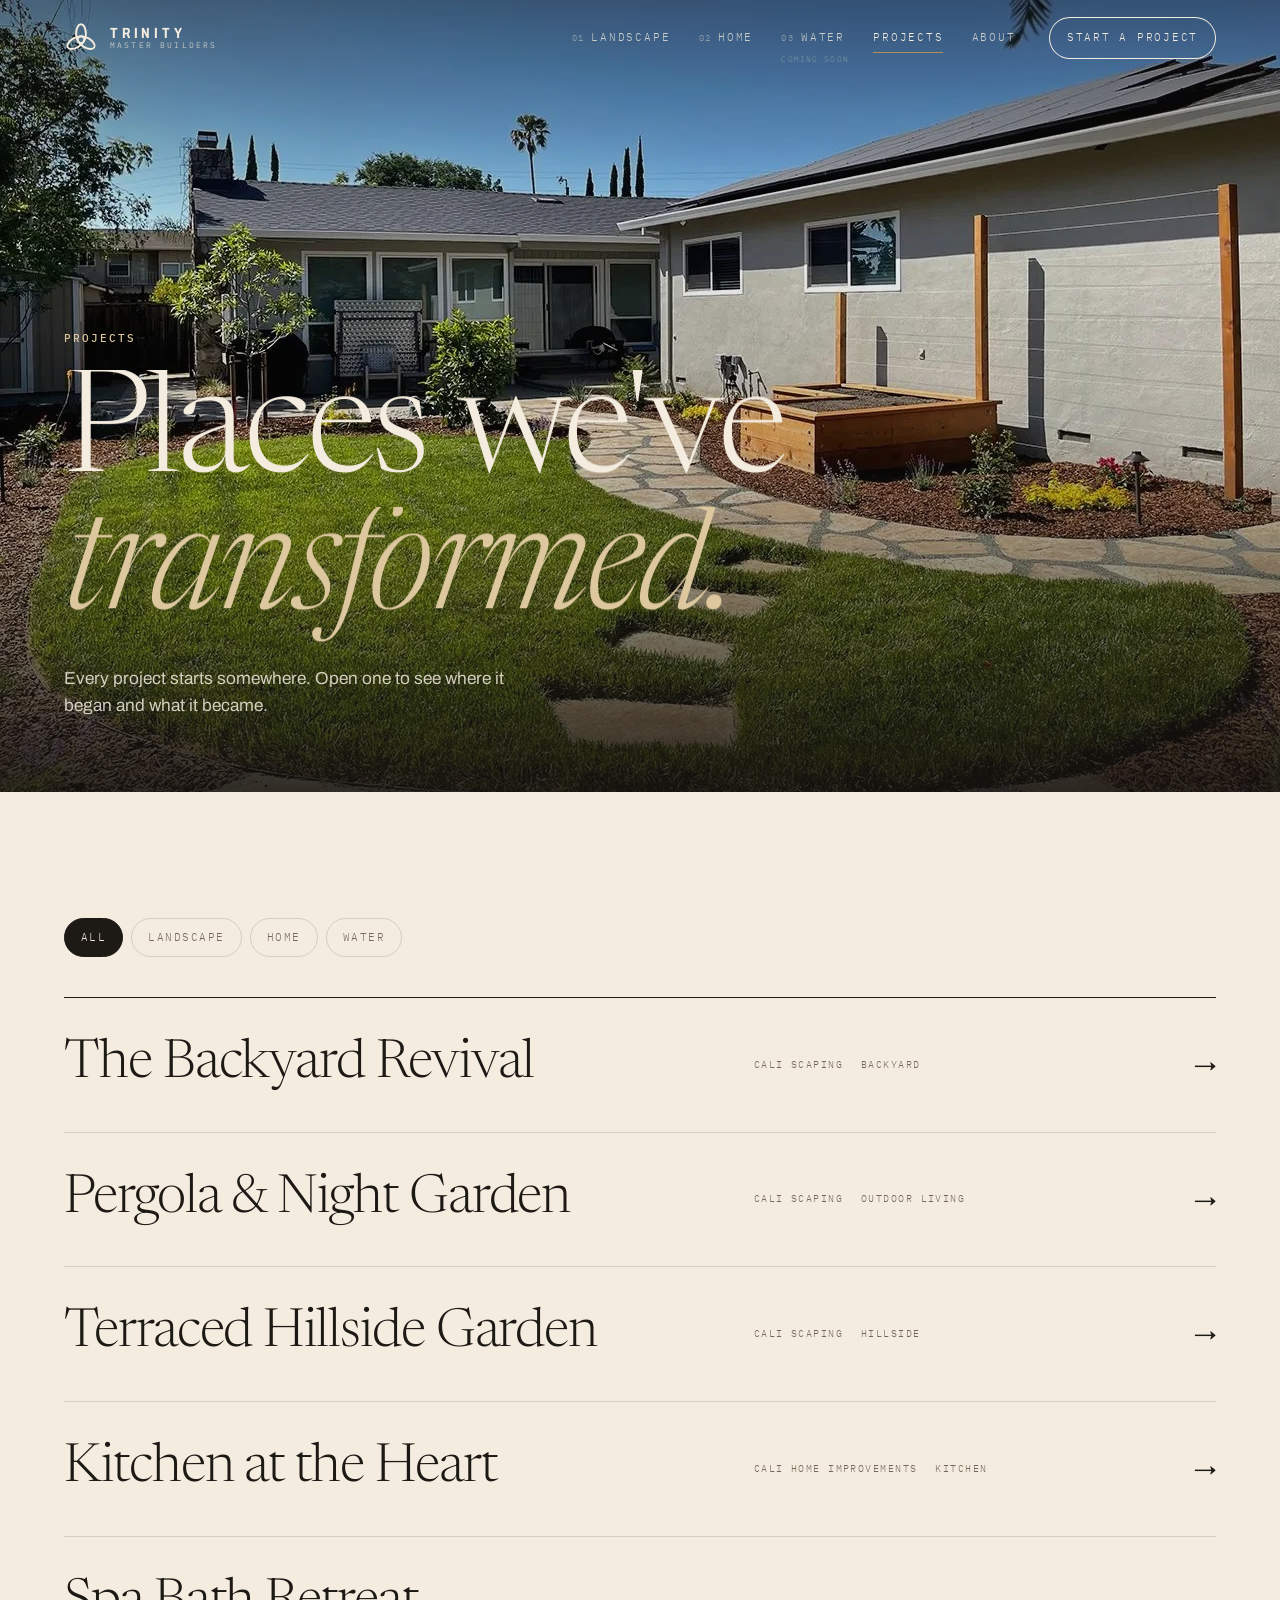
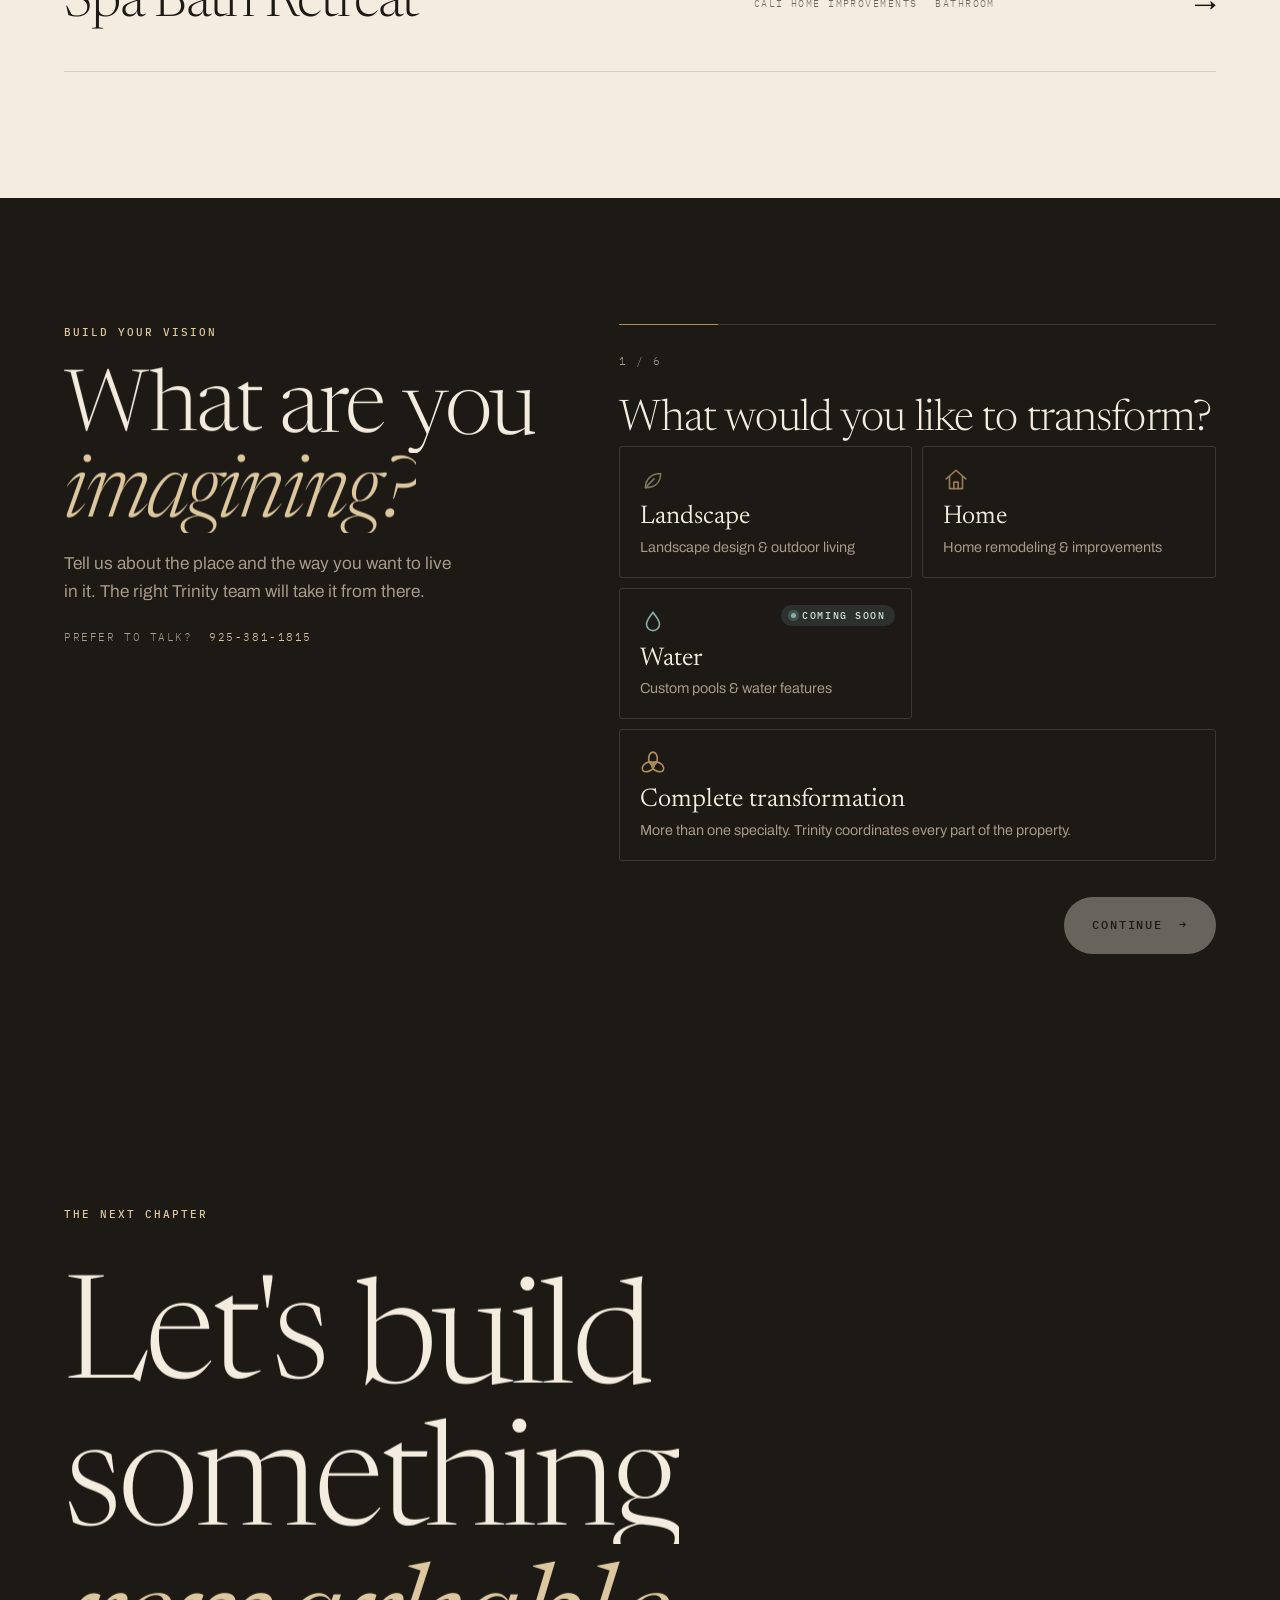
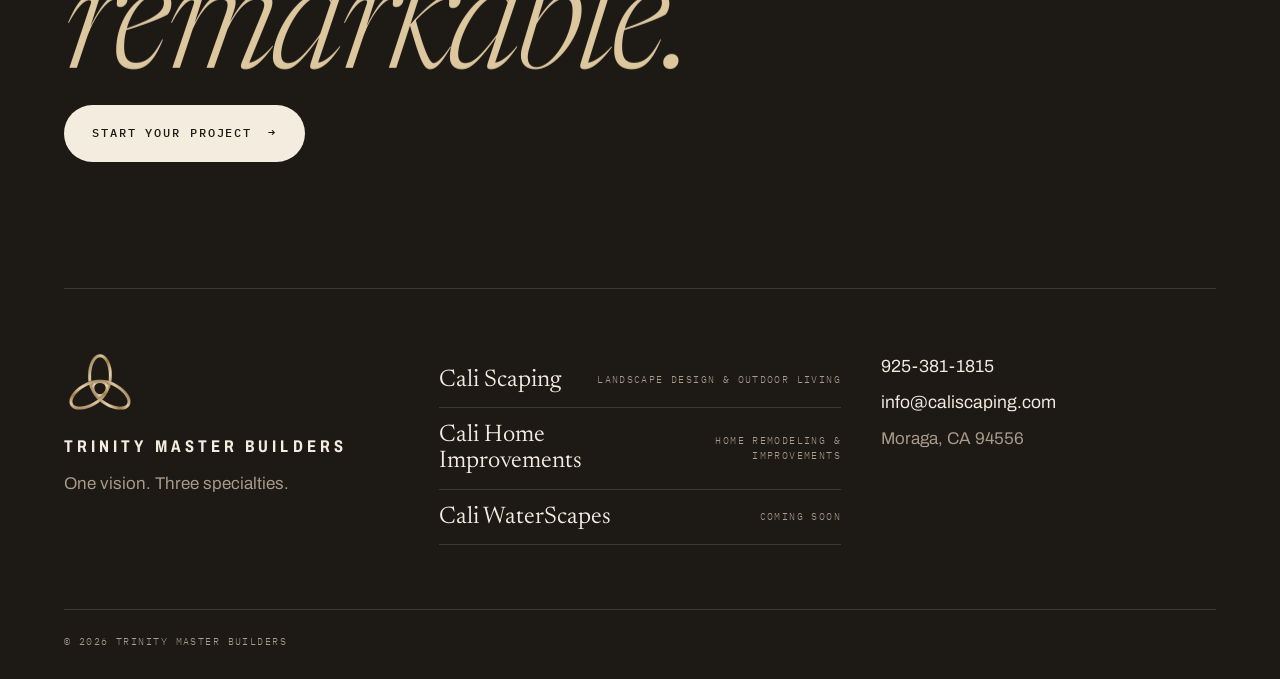
<file: projects/index.html>
<!doctype html>
<html lang="en-US">
<head>
<meta name="robots" content="noindex, nofollow">
<meta charset="UTF-8">
<meta name="viewport" content="width=device-width, initial-scale=1, viewport-fit=cover">
<meta name="theme-color" content="#1D1915">
<title>Projects &#8211; Trinity Master Builders</title>
<meta name='robots' content='max-image-preview:large' />
<link rel="preconnect" href="https://fonts.googleapis.com"><link rel="preconnect" href="https://fonts.gstatic.com" crossorigin>
<script id="trinity-config" type="application/json">{"demo":true,"restUrl":"https:\/\/andcefa90.github.io\/trinity-master-builders\/wp-json\/trinity\/v1\/","nonce":"6b22378cf2","themeUrl":"https:\/\/andcefa90.github.io\/trinity-master-builders\/wp-content\/themes\/trinity","intro":true,"lines":[{"slug":"landscape","name":"Landscape","brand":"Cali Scaping","comingSoon":false,"accent":"#78785A"},{"slug":"home-improvements","name":"Home","brand":"Cali Home Improvements","comingSoon":false,"accent":"#9A7A55"},{"slug":"water","name":"Water","brand":"Cali WaterScapes","comingSoon":true,"accent":"#86AEA9"}]}</script>
<script>(function(d){d.classList.add('js');if(matchMedia('(prefers-reduced-motion: reduce)').matches)d.classList.add('reduced');try{var w=sessionStorage.getItem('trinity-curtain');if(w!==null){d.classList.add('curtain-in');d.setAttribute('data-curtain',w);}}catch(e){}})(document.documentElement);</script>
<link rel='dns-prefetch' href='//fonts.googleapis.com' />
<link rel="alternate" type="application/rss+xml" title="Trinity Master Builders &raquo; Projects Feed" href="https://andcefa90.github.io/trinity-master-builders/projects/feed/" />
<script>window.dataLayer=window.dataLayer||[];</script>
<link rel="canonical" href="https://andcefa90.github.io/trinity-master-builders/projects/">
<meta name="description" content="Places Trinity Master Builders has transformed: landscapes, outdoor living, remodels and more, told as before-and-after stories.">
<meta property="og:type" content="website">
<meta property="og:title" content="Projects &#8211; Trinity Master Builders">
<meta property="og:description" content="Places Trinity Master Builders has transformed: landscapes, outdoor living, remodels and more, told as before-and-after stories.">
<meta property="og:url" content="https://andcefa90.github.io/trinity-master-builders/projects/">
<meta property="og:site_name" content="Trinity Master Builders">
<meta property="og:image" content="https://andcefa90.github.io/trinity-master-builders/wp-content/uploads/2026/11/landscape-pergola-sunset-1200x900.webp">
<meta name="twitter:card" content="summary_large_image">
<meta name="twitter:title" content="Projects &#8211; Trinity Master Builders">
<meta name="twitter:description" content="Places Trinity Master Builders has transformed: landscapes, outdoor living, remodels and more, told as before-and-after stories.">
<meta name="twitter:image" content="https://andcefa90.github.io/trinity-master-builders/wp-content/uploads/2026/11/landscape-pergola-sunset-1200x900.webp">
<style id="wp-img-auto-sizes-contain-inline-css">
img:is([sizes=auto i],[sizes^="auto," i]){contain-intrinsic-size:3000px 1500px}
/*# sourceURL=wp-img-auto-sizes-contain-inline-css */
</style>

<style id="global-styles-inline-css">
:root{--wp--preset--aspect-ratio--square: 1;--wp--preset--aspect-ratio--4-3: 4/3;--wp--preset--aspect-ratio--3-4: 3/4;--wp--preset--aspect-ratio--3-2: 3/2;--wp--preset--aspect-ratio--2-3: 2/3;--wp--preset--aspect-ratio--16-9: 16/9;--wp--preset--aspect-ratio--9-16: 9/16;--wp--preset--color--black: #000000;--wp--preset--color--cyan-bluish-gray: #abb8c3;--wp--preset--color--white: #ffffff;--wp--preset--color--pale-pink: #f78da7;--wp--preset--color--vivid-red: #cf2e2e;--wp--preset--color--luminous-vivid-orange: #ff6900;--wp--preset--color--luminous-vivid-amber: #fcb900;--wp--preset--color--light-green-cyan: #7bdcb5;--wp--preset--color--vivid-green-cyan: #00d084;--wp--preset--color--pale-cyan-blue: #8ed1fc;--wp--preset--color--vivid-cyan-blue: #0693e3;--wp--preset--color--vivid-purple: #9b51e0;--wp--preset--gradient--vivid-cyan-blue-to-vivid-purple: linear-gradient(135deg,rgb(6,147,227) 0%,rgb(155,81,224) 100%);--wp--preset--gradient--light-green-cyan-to-vivid-green-cyan: linear-gradient(135deg,rgb(122,220,180) 0%,rgb(0,208,130) 100%);--wp--preset--gradient--luminous-vivid-amber-to-luminous-vivid-orange: linear-gradient(135deg,rgb(252,185,0) 0%,rgb(255,105,0) 100%);--wp--preset--gradient--luminous-vivid-orange-to-vivid-red: linear-gradient(135deg,rgb(255,105,0) 0%,rgb(207,46,46) 100%);--wp--preset--gradient--very-light-gray-to-cyan-bluish-gray: linear-gradient(135deg,rgb(238,238,238) 0%,rgb(169,184,195) 100%);--wp--preset--gradient--cool-to-warm-spectrum: linear-gradient(135deg,rgb(74,234,220) 0%,rgb(151,120,209) 20%,rgb(207,42,186) 40%,rgb(238,44,130) 60%,rgb(251,105,98) 80%,rgb(254,248,76) 100%);--wp--preset--gradient--blush-light-purple: linear-gradient(135deg,rgb(255,206,236) 0%,rgb(152,150,240) 100%);--wp--preset--gradient--blush-bordeaux: linear-gradient(135deg,rgb(254,205,165) 0%,rgb(254,45,45) 50%,rgb(107,0,62) 100%);--wp--preset--gradient--luminous-dusk: linear-gradient(135deg,rgb(255,203,112) 0%,rgb(199,81,192) 50%,rgb(65,88,208) 100%);--wp--preset--gradient--pale-ocean: linear-gradient(135deg,rgb(255,245,203) 0%,rgb(182,227,212) 50%,rgb(51,167,181) 100%);--wp--preset--gradient--electric-grass: linear-gradient(135deg,rgb(202,248,128) 0%,rgb(113,206,126) 100%);--wp--preset--gradient--midnight: linear-gradient(135deg,rgb(2,3,129) 0%,rgb(40,116,252) 100%);--wp--preset--font-size--small: 13px;--wp--preset--font-size--medium: 20px;--wp--preset--font-size--large: 36px;--wp--preset--font-size--x-large: 42px;--wp--preset--spacing--20: 0.44rem;--wp--preset--spacing--30: 0.67rem;--wp--preset--spacing--40: 1rem;--wp--preset--spacing--50: 1.5rem;--wp--preset--spacing--60: 2.25rem;--wp--preset--spacing--70: 3.38rem;--wp--preset--spacing--80: 5.06rem;--wp--preset--shadow--natural: 6px 6px 9px rgba(0, 0, 0, 0.2);--wp--preset--shadow--deep: 12px 12px 50px rgba(0, 0, 0, 0.4);--wp--preset--shadow--sharp: 6px 6px 0px rgba(0, 0, 0, 0.2);--wp--preset--shadow--outlined: 6px 6px 0px -3px rgb(255, 255, 255), 6px 6px rgb(0, 0, 0);--wp--preset--shadow--crisp: 6px 6px 0px rgb(0, 0, 0);}.wp-block-button{--wp--preset--dimension--25: 25%;--wp--preset--dimension--50: 50%;--wp--preset--dimension--75: 75%;--wp--preset--dimension--100: 100%;}:where(body) { margin: 0; }:where(.is-layout-flex){gap: 0.5em;}:where(.is-layout-grid){gap: 0.5em;}body .is-layout-flex{display: flex;}.is-layout-flex{flex-wrap: wrap;align-items: center;}.is-layout-flex > :is(*, div){margin: 0;}body .is-layout-grid{display: grid;}.is-layout-grid > :is(*, div){margin: 0;}body{padding-top: 0px;padding-right: 0px;padding-bottom: 0px;padding-left: 0px;}:root :where(.wp-element-button, .wp-block-button__link){background-color: #32373c;border-width: 0;color: #fff;font-family: inherit;font-size: inherit;font-style: inherit;font-weight: inherit;letter-spacing: inherit;line-height: inherit;padding-top: calc(0.667em + 2px);padding-right: calc(1.333em + 2px);padding-bottom: calc(0.667em + 2px);padding-left: calc(1.333em + 2px);text-decoration: none;text-transform: inherit;}.has-black-color{color: var(--wp--preset--color--black) !important;}.has-cyan-bluish-gray-color{color: var(--wp--preset--color--cyan-bluish-gray) !important;}.has-white-color{color: var(--wp--preset--color--white) !important;}.has-pale-pink-color{color: var(--wp--preset--color--pale-pink) !important;}.has-vivid-red-color{color: var(--wp--preset--color--vivid-red) !important;}.has-luminous-vivid-orange-color{color: var(--wp--preset--color--luminous-vivid-orange) !important;}.has-luminous-vivid-amber-color{color: var(--wp--preset--color--luminous-vivid-amber) !important;}.has-light-green-cyan-color{color: var(--wp--preset--color--light-green-cyan) !important;}.has-vivid-green-cyan-color{color: var(--wp--preset--color--vivid-green-cyan) !important;}.has-pale-cyan-blue-color{color: var(--wp--preset--color--pale-cyan-blue) !important;}.has-vivid-cyan-blue-color{color: var(--wp--preset--color--vivid-cyan-blue) !important;}.has-vivid-purple-color{color: var(--wp--preset--color--vivid-purple) !important;}.has-black-background-color{background-color: var(--wp--preset--color--black) !important;}.has-cyan-bluish-gray-background-color{background-color: var(--wp--preset--color--cyan-bluish-gray) !important;}.has-white-background-color{background-color: var(--wp--preset--color--white) !important;}.has-pale-pink-background-color{background-color: var(--wp--preset--color--pale-pink) !important;}.has-vivid-red-background-color{background-color: var(--wp--preset--color--vivid-red) !important;}.has-luminous-vivid-orange-background-color{background-color: var(--wp--preset--color--luminous-vivid-orange) !important;}.has-luminous-vivid-amber-background-color{background-color: var(--wp--preset--color--luminous-vivid-amber) !important;}.has-light-green-cyan-background-color{background-color: var(--wp--preset--color--light-green-cyan) !important;}.has-vivid-green-cyan-background-color{background-color: var(--wp--preset--color--vivid-green-cyan) !important;}.has-pale-cyan-blue-background-color{background-color: var(--wp--preset--color--pale-cyan-blue) !important;}.has-vivid-cyan-blue-background-color{background-color: var(--wp--preset--color--vivid-cyan-blue) !important;}.has-vivid-purple-background-color{background-color: var(--wp--preset--color--vivid-purple) !important;}.has-black-border-color{border-color: var(--wp--preset--color--black) !important;}.has-cyan-bluish-gray-border-color{border-color: var(--wp--preset--color--cyan-bluish-gray) !important;}.has-white-border-color{border-color: var(--wp--preset--color--white) !important;}.has-pale-pink-border-color{border-color: var(--wp--preset--color--pale-pink) !important;}.has-vivid-red-border-color{border-color: var(--wp--preset--color--vivid-red) !important;}.has-luminous-vivid-orange-border-color{border-color: var(--wp--preset--color--luminous-vivid-orange) !important;}.has-luminous-vivid-amber-border-color{border-color: var(--wp--preset--color--luminous-vivid-amber) !important;}.has-light-green-cyan-border-color{border-color: var(--wp--preset--color--light-green-cyan) !important;}.has-vivid-green-cyan-border-color{border-color: var(--wp--preset--color--vivid-green-cyan) !important;}.has-pale-cyan-blue-border-color{border-color: var(--wp--preset--color--pale-cyan-blue) !important;}.has-vivid-cyan-blue-border-color{border-color: var(--wp--preset--color--vivid-cyan-blue) !important;}.has-vivid-purple-border-color{border-color: var(--wp--preset--color--vivid-purple) !important;}.has-vivid-cyan-blue-to-vivid-purple-gradient-background{background: var(--wp--preset--gradient--vivid-cyan-blue-to-vivid-purple) !important;}.has-light-green-cyan-to-vivid-green-cyan-gradient-background{background: var(--wp--preset--gradient--light-green-cyan-to-vivid-green-cyan) !important;}.has-luminous-vivid-amber-to-luminous-vivid-orange-gradient-background{background: var(--wp--preset--gradient--luminous-vivid-amber-to-luminous-vivid-orange) !important;}.has-luminous-vivid-orange-to-vivid-red-gradient-background{background: var(--wp--preset--gradient--luminous-vivid-orange-to-vivid-red) !important;}.has-very-light-gray-to-cyan-bluish-gray-gradient-background{background: var(--wp--preset--gradient--very-light-gray-to-cyan-bluish-gray) !important;}.has-cool-to-warm-spectrum-gradient-background{background: var(--wp--preset--gradient--cool-to-warm-spectrum) !important;}.has-blush-light-purple-gradient-background{background: var(--wp--preset--gradient--blush-light-purple) !important;}.has-blush-bordeaux-gradient-background{background: var(--wp--preset--gradient--blush-bordeaux) !important;}.has-luminous-dusk-gradient-background{background: var(--wp--preset--gradient--luminous-dusk) !important;}.has-pale-ocean-gradient-background{background: var(--wp--preset--gradient--pale-ocean) !important;}.has-electric-grass-gradient-background{background: var(--wp--preset--gradient--electric-grass) !important;}.has-midnight-gradient-background{background: var(--wp--preset--gradient--midnight) !important;}.has-small-font-size{font-size: var(--wp--preset--font-size--small) !important;}.has-medium-font-size{font-size: var(--wp--preset--font-size--medium) !important;}.has-large-font-size{font-size: var(--wp--preset--font-size--large) !important;}.has-x-large-font-size{font-size: var(--wp--preset--font-size--x-large) !important;}
/*# sourceURL=global-styles-inline-css */
</style>

<link rel='stylesheet' id='trinity-fonts-css' href='https://fonts.googleapis.com/css2?family=Newsreader:ital,opsz,wght@0,6..72,300..500;1,6..72,300..500&#038;family=Archivo:wdth,wght@62..125,300..700&#038;family=IBM+Plex+Mono:wght@400;500&#038;display=swap' media='all' />
<link rel='stylesheet' id='trinity-tokens-css' href='https://andcefa90.github.io/trinity-master-builders/wp-content/themes/trinity/assets/css/tokens.css?ver=1.0.0' media='all' />
<link rel='stylesheet' id='trinity-base-css' href='https://andcefa90.github.io/trinity-master-builders/wp-content/themes/trinity/assets/css/base.css?ver=1.0.0' media='all' />
<link rel='stylesheet' id='trinity-components-css' href='https://andcefa90.github.io/trinity-master-builders/wp-content/themes/trinity/assets/css/components.css?ver=1.0.0' media='all' />
<link rel='stylesheet' id='trinity-view-css' href='https://andcefa90.github.io/trinity-master-builders/wp-content/themes/trinity/assets/css/project.css?ver=1.0.0' media='all' />
<script data-wp-strategy="defer" defer id="gsap-js" src="https://andcefa90.github.io/trinity-master-builders/wp-content/themes/trinity/assets/vendor/gsap.min.js?ver=3.12.5"></script>
<script data-wp-strategy="defer" defer id="gsap-scrolltrigger-js" src="https://andcefa90.github.io/trinity-master-builders/wp-content/themes/trinity/assets/vendor/ScrollTrigger.min.js?ver=3.12.5"></script>
<script data-wp-strategy="defer" defer id="lenis-js" src="https://andcefa90.github.io/trinity-master-builders/wp-content/themes/trinity/assets/vendor/lenis.min.js?ver=1.1.13"></script>
</head>
<body class="archive post-type-archive post-type-archive-project wp-embed-responsive wp-theme-trinity">
<a class="skip-link" href="#main">Skip to content</a>


<div class="curtain" aria-hidden="true"><div class="curtain__panel"></div><div class="curtain__mark"><svg class="tri tri--curtain" viewBox="-270 -265 540 470" aria-hidden="true" focusable="false"><defs><linearGradient id="tri48410" x1="0" y1="0" x2="1" y2="1"><stop offset="0" stop-color="#7A5E34"/><stop offset=".28" stop-color="#DCC79F"/><stop offset=".5" stop-color="#9C7B47"/><stop offset=".72" stop-color="#E6D5B0"/><stop offset="1" stop-color="#6B4F2A"/></linearGradient><linearGradient id="tri48410d" x1="0" y1="0" x2="0" y2="1"><stop offset="0" stop-color="#4B3423" stop-opacity=".5"/><stop offset="1" stop-color="#4B3423" stop-opacity=".12"/></linearGradient></defs><g class="tri__g" data-ring="0" transform="rotate(0)"><ellipse class="tri__guide" cx="0" cy="-95" rx="78" ry="150"/><ellipse class="tri__shade" cx="0" cy="-95" rx="78" ry="150" stroke="url(#tri48410d)"/><ellipse class="tri__ring" cx="0" cy="-95" rx="78" ry="150" stroke="currentColor"/></g><g class="tri__g" data-ring="1" transform="rotate(120)"><ellipse class="tri__guide" cx="0" cy="-95" rx="78" ry="150"/><ellipse class="tri__shade" cx="0" cy="-95" rx="78" ry="150" stroke="url(#tri48410d)"/><ellipse class="tri__ring" cx="0" cy="-95" rx="78" ry="150" stroke="currentColor"/></g><g class="tri__g" data-ring="2" transform="rotate(240)"><ellipse class="tri__guide" cx="0" cy="-95" rx="78" ry="150"/><ellipse class="tri__shade" cx="0" cy="-95" rx="78" ry="150" stroke="url(#tri48410d)"/><ellipse class="tri__ring" cx="0" cy="-95" rx="78" ry="150" stroke="currentColor"/></g></svg></div></div>

<header class="site-header" id="site-header">
	<div class="site-header__inner">
		<a class="brand" href="https://andcefa90.github.io/trinity-master-builders/" aria-label="Trinity Master Builders, home">
			<svg class="tri tri--brand" viewBox="-270 -265 540 470" aria-hidden="true" focusable="false"><defs><linearGradient id="tri46380" x1="0" y1="0" x2="1" y2="1"><stop offset="0" stop-color="#7A5E34"/><stop offset=".28" stop-color="#DCC79F"/><stop offset=".5" stop-color="#9C7B47"/><stop offset=".72" stop-color="#E6D5B0"/><stop offset="1" stop-color="#6B4F2A"/></linearGradient><linearGradient id="tri46380d" x1="0" y1="0" x2="0" y2="1"><stop offset="0" stop-color="#4B3423" stop-opacity=".5"/><stop offset="1" stop-color="#4B3423" stop-opacity=".12"/></linearGradient></defs><g class="tri__g" data-ring="0" transform="rotate(0)"><ellipse class="tri__guide" cx="0" cy="-95" rx="78" ry="150"/><ellipse class="tri__shade" cx="0" cy="-95" rx="78" ry="150" stroke="url(#tri46380d)"/><ellipse class="tri__ring" cx="0" cy="-95" rx="78" ry="150" stroke="currentColor"/></g><g class="tri__g" data-ring="1" transform="rotate(120)"><ellipse class="tri__guide" cx="0" cy="-95" rx="78" ry="150"/><ellipse class="tri__shade" cx="0" cy="-95" rx="78" ry="150" stroke="url(#tri46380d)"/><ellipse class="tri__ring" cx="0" cy="-95" rx="78" ry="150" stroke="currentColor"/></g><g class="tri__g" data-ring="2" transform="rotate(240)"><ellipse class="tri__guide" cx="0" cy="-95" rx="78" ry="150"/><ellipse class="tri__shade" cx="0" cy="-95" rx="78" ry="150" stroke="url(#tri46380d)"/><ellipse class="tri__ring" cx="0" cy="-95" rx="78" ry="150" stroke="currentColor"/></g></svg>			<span class="brand__word">Trinity<span class="brand__sub">Master Builders</span></span>
		</a>
		<nav class="primary-nav" aria-label="Primary">
			<ul>
									<li>
						<a href="https://andcefa90.github.io/trinity-master-builders/landscape/" data-world="landscape" >
							<span class="nav-num">01</span>Landscape													</a>
					</li>
									<li>
						<a href="https://andcefa90.github.io/trinity-master-builders/home-improvements/" data-world="home-improvements" >
							<span class="nav-num">02</span>Home													</a>
					</li>
									<li>
						<a href="https://andcefa90.github.io/trinity-master-builders/water/" data-world="water" >
							<span class="nav-num">03</span>Water							<span class="nav-soon">Coming soon</span>						</a>
					</li>
								<li><a href="https://andcefa90.github.io/trinity-master-builders/projects/" aria-current="page">Projects</a></li>
				<li><a href="https://andcefa90.github.io/trinity-master-builders/about/" >About</a></li>
			</ul>
		</nav>
		<a class="header-cta" href="https://andcefa90.github.io/trinity-master-builders/start/" data-track="cta_click" data-track-label="Header: Start a project">Start a project</a>
		<button class="menu-toggle" type="button" aria-expanded="false" aria-controls="menu-panel"><span class="screen-reader-text">Menu</span><i></i><i></i></button>
	</div>
	<div class="scroll-progress" aria-hidden="true"><i></i></div>
</header>

<div class="menu-panel" id="menu-panel" hidden>
	<nav aria-label="Mobile">
		<ol class="menu-panel__worlds">
							<li style="--accent:#78785A">
					<a href="https://andcefa90.github.io/trinity-master-builders/landscape/" data-world="landscape">
						<span class="menu-panel__media"><img width="300" height="225" src="https://andcefa90.github.io/trinity-master-builders/wp-content/uploads/2026/11/landscape-pergola-sunset-300x225.webp" class="attachment-medium size-medium" alt="" loading="lazy" decoding="async" srcset="https://andcefa90.github.io/trinity-master-builders/wp-content/uploads/2026/11/landscape-pergola-sunset-300x225.webp 300w, https://andcefa90.github.io/trinity-master-builders/wp-content/uploads/2026/11/landscape-pergola-sunset-1024x768.webp 1024w, https://andcefa90.github.io/trinity-master-builders/wp-content/uploads/2026/11/landscape-pergola-sunset-768x576.webp 768w, https://andcefa90.github.io/trinity-master-builders/wp-content/uploads/2026/11/landscape-pergola-sunset-1536x1152.webp 1536w, https://andcefa90.github.io/trinity-master-builders/wp-content/uploads/2026/11/landscape-pergola-sunset-1800x1350.webp 1800w, https://andcefa90.github.io/trinity-master-builders/wp-content/uploads/2026/11/landscape-pergola-sunset-1200x900.webp 1200w, https://andcefa90.github.io/trinity-master-builders/wp-content/uploads/2026/11/landscape-pergola-sunset.webp 1920w" sizes="auto, (max-width: 300px) 100vw, 300px" /></span>
						<span class="menu-panel__label"><small>Cali Scaping</small>Landscape</span>
											</a>
				</li>
							<li style="--accent:#9A7A55">
					<a href="https://andcefa90.github.io/trinity-master-builders/home-improvements/" data-world="home-improvements">
						<span class="menu-panel__media"><img width="300" height="200" src="https://andcefa90.github.io/trinity-master-builders/wp-content/uploads/2026/11/home-kitchen-island-300x200.webp" class="attachment-medium size-medium" alt="" loading="lazy" decoding="async" srcset="https://andcefa90.github.io/trinity-master-builders/wp-content/uploads/2026/11/home-kitchen-island-300x200.webp 300w, https://andcefa90.github.io/trinity-master-builders/wp-content/uploads/2026/11/home-kitchen-island-1024x683.webp 1024w, https://andcefa90.github.io/trinity-master-builders/wp-content/uploads/2026/11/home-kitchen-island-768x512.webp 768w, https://andcefa90.github.io/trinity-master-builders/wp-content/uploads/2026/11/home-kitchen-island-1536x1025.webp 1536w, https://andcefa90.github.io/trinity-master-builders/wp-content/uploads/2026/11/home-kitchen-island-1349x900.webp 1349w, https://andcefa90.github.io/trinity-master-builders/wp-content/uploads/2026/11/home-kitchen-island.webp 1920w" sizes="auto, (max-width: 300px) 100vw, 300px" /></span>
						<span class="menu-panel__label"><small>Cali Home Improvements</small>Home</span>
											</a>
				</li>
							<li style="--accent:#86AEA9">
					<a href="https://andcefa90.github.io/trinity-master-builders/water/" data-world="water">
						<span class="menu-panel__media"><img width="300" height="290" src="https://andcefa90.github.io/trinity-master-builders/wp-content/uploads/2026/11/landscape-spa-300x290.webp" class="attachment-medium size-medium" alt="" loading="lazy" decoding="async" srcset="https://andcefa90.github.io/trinity-master-builders/wp-content/uploads/2026/11/landscape-spa-300x290.webp 300w, https://andcefa90.github.io/trinity-master-builders/wp-content/uploads/2026/11/landscape-spa.webp 628w" sizes="auto, (max-width: 300px) 100vw, 300px" /></span>
						<span class="menu-panel__label"><small>Cali WaterScapes</small>Water</span>
						<span class="badge">Coming soon</span>					</a>
				</li>
					</ol>
		<ul class="menu-panel__links">
			<li><a href="https://andcefa90.github.io/trinity-master-builders/projects/">Projects</a></li>
			<li><a href="https://andcefa90.github.io/trinity-master-builders/about/">About</a></li>
			<li><a href="https://andcefa90.github.io/trinity-master-builders/start/" class="is-accent">Start a project</a></li>
		</ul>
		<p class="menu-panel__contact"><a href="tel:9253811815" data-track="phone_click">925-381-1815</a></p>
	</nav>
</div>

<div class="cursor" aria-hidden="true"><span class="cursor__label"></span></div>

<main id="main" class="site-main">
<section class="page-hero page-hero--projects" data-tone="dark">
			<div class="page-hero__media" data-hero-media><img width="1280" height="800" src="https://andcefa90.github.io/trinity-master-builders/wp-content/uploads/2026/11/project-backyard-after.webp" class="attachment-trinity-cinema size-trinity-cinema wp-post-image" alt="" loading="eager" fetchpriority="high" sizes="100vw" decoding="async" srcset="https://andcefa90.github.io/trinity-master-builders/wp-content/uploads/2026/11/project-backyard-after.webp 1280w, https://andcefa90.github.io/trinity-master-builders/wp-content/uploads/2026/11/project-backyard-after-300x188.webp 300w, https://andcefa90.github.io/trinity-master-builders/wp-content/uploads/2026/11/project-backyard-after-1024x640.webp 1024w, https://andcefa90.github.io/trinity-master-builders/wp-content/uploads/2026/11/project-backyard-after-768x480.webp 768w" /><div class="hero__veil"></div></div>
		<div class="wrap page-hero__content">
		<p class="eyebrow">Projects</p>
		<h1 class="page-hero__title" data-split>Places we've <em>transformed.</em></h1>
		<p class="page-hero__lede">Every project starts somewhere. Open one to see where it began and what it became.</p>
	</div>
</section>
<section class="projects-index" data-tone="light" data-module="project-index">
	<div class="wrap">
							<div class="filters" role="group" aria-label="Filter projects">
				<button type="button" aria-pressed="true" data-filter="">All</button>
									<button type="button" aria-pressed="false" data-filter="landscape">Landscape</button>
									<button type="button" aria-pressed="false" data-filter="home-improvements">Home</button>
									<button type="button" aria-pressed="false" data-filter="water">Water</button>
							</div>
				<ol class="p-rows">
							<li class="p-row" data-line="landscape" data-preview="https://andcefa90.github.io/trinity-master-builders/wp-content/uploads/2026/11/project-backyard-after-900x800.webp">
					<a href="https://andcefa90.github.io/trinity-master-builders/projects/the-backyard-revival/" data-world="landscape" data-cursor="View" data-track="project_view" data-track-label="The Backyard Revival">
						<span class="p-row__thumb"><img width="1280" height="800" src="https://andcefa90.github.io/trinity-master-builders/wp-content/uploads/2026/11/project-backyard-after.webp" class="attachment-trinity-wide size-trinity-wide wp-post-image" alt="" loading="lazy" decoding="async" srcset="https://andcefa90.github.io/trinity-master-builders/wp-content/uploads/2026/11/project-backyard-after.webp 1280w, https://andcefa90.github.io/trinity-master-builders/wp-content/uploads/2026/11/project-backyard-after-300x188.webp 300w, https://andcefa90.github.io/trinity-master-builders/wp-content/uploads/2026/11/project-backyard-after-1024x640.webp 1024w, https://andcefa90.github.io/trinity-master-builders/wp-content/uploads/2026/11/project-backyard-after-768x480.webp 768w" sizes="auto, (max-width: 1280px) 100vw, 1280px" /></span>
						<span class="p-row__title">The Backyard Revival</span>
						<span class="p-row__meta">
							<span>Cali Scaping</span>
							<span>Backyard</span>													</span>
						<span class="p-row__arrow" aria-hidden="true">→</span>
					</a>
				</li>
							<li class="p-row" data-line="landscape" data-preview="https://andcefa90.github.io/trinity-master-builders/wp-content/uploads/2026/11/landscape-pergola-pavers-900x810.webp">
					<a href="https://andcefa90.github.io/trinity-master-builders/projects/pergola-night-garden/" data-world="landscape" data-cursor="View" data-track="project_view" data-track-label="Pergola &amp; Night Garden">
						<span class="p-row__thumb"><img width="1440" height="810" src="https://andcefa90.github.io/trinity-master-builders/wp-content/uploads/2026/11/landscape-pergola-pavers.webp" class="attachment-trinity-wide size-trinity-wide wp-post-image" alt="" loading="lazy" decoding="async" srcset="https://andcefa90.github.io/trinity-master-builders/wp-content/uploads/2026/11/landscape-pergola-pavers.webp 1440w, https://andcefa90.github.io/trinity-master-builders/wp-content/uploads/2026/11/landscape-pergola-pavers-300x169.webp 300w, https://andcefa90.github.io/trinity-master-builders/wp-content/uploads/2026/11/landscape-pergola-pavers-1024x576.webp 1024w, https://andcefa90.github.io/trinity-master-builders/wp-content/uploads/2026/11/landscape-pergola-pavers-768x432.webp 768w" sizes="auto, (max-width: 1440px) 100vw, 1440px" /></span>
						<span class="p-row__title">Pergola &amp; Night Garden</span>
						<span class="p-row__meta">
							<span>Cali Scaping</span>
							<span>Outdoor living</span>													</span>
						<span class="p-row__arrow" aria-hidden="true">→</span>
					</a>
				</li>
							<li class="p-row" data-line="landscape" data-preview="https://andcefa90.github.io/trinity-master-builders/wp-content/uploads/2026/11/landscape-terrace-900x810.webp">
					<a href="https://andcefa90.github.io/trinity-master-builders/projects/terraced-hillside-garden/" data-world="landscape" data-cursor="View" data-track="project_view" data-track-label="Terraced Hillside Garden">
						<span class="p-row__thumb"><img width="1440" height="810" src="https://andcefa90.github.io/trinity-master-builders/wp-content/uploads/2026/11/landscape-terrace.webp" class="attachment-trinity-wide size-trinity-wide wp-post-image" alt="" loading="lazy" decoding="async" srcset="https://andcefa90.github.io/trinity-master-builders/wp-content/uploads/2026/11/landscape-terrace.webp 1440w, https://andcefa90.github.io/trinity-master-builders/wp-content/uploads/2026/11/landscape-terrace-300x169.webp 300w, https://andcefa90.github.io/trinity-master-builders/wp-content/uploads/2026/11/landscape-terrace-1024x576.webp 1024w, https://andcefa90.github.io/trinity-master-builders/wp-content/uploads/2026/11/landscape-terrace-768x432.webp 768w" sizes="auto, (max-width: 1440px) 100vw, 1440px" /></span>
						<span class="p-row__title">Terraced Hillside Garden</span>
						<span class="p-row__meta">
							<span>Cali Scaping</span>
							<span>Hillside</span>													</span>
						<span class="p-row__arrow" aria-hidden="true">→</span>
					</a>
				</li>
							<li class="p-row" data-line="home-improvements" data-preview="https://andcefa90.github.io/trinity-master-builders/wp-content/uploads/2026/11/home-kitchen-island-900x1200.webp">
					<a href="https://andcefa90.github.io/trinity-master-builders/projects/kitchen-at-the-heart/" data-world="home-improvements" data-cursor="View" data-track="project_view" data-track-label="Kitchen at the Heart">
						<span class="p-row__thumb"><img width="1349" height="900" src="https://andcefa90.github.io/trinity-master-builders/wp-content/uploads/2026/11/home-kitchen-island-1349x900.webp" class="attachment-trinity-wide size-trinity-wide wp-post-image" alt="" loading="lazy" decoding="async" srcset="https://andcefa90.github.io/trinity-master-builders/wp-content/uploads/2026/11/home-kitchen-island-1349x900.webp 1349w, https://andcefa90.github.io/trinity-master-builders/wp-content/uploads/2026/11/home-kitchen-island-300x200.webp 300w, https://andcefa90.github.io/trinity-master-builders/wp-content/uploads/2026/11/home-kitchen-island-1024x683.webp 1024w, https://andcefa90.github.io/trinity-master-builders/wp-content/uploads/2026/11/home-kitchen-island-768x512.webp 768w, https://andcefa90.github.io/trinity-master-builders/wp-content/uploads/2026/11/home-kitchen-island-1536x1025.webp 1536w, https://andcefa90.github.io/trinity-master-builders/wp-content/uploads/2026/11/home-kitchen-island.webp 1920w" sizes="auto, (max-width: 1349px) 100vw, 1349px" /></span>
						<span class="p-row__title">Kitchen at the Heart</span>
						<span class="p-row__meta">
							<span>Cali Home Improvements</span>
							<span>Kitchen</span>													</span>
						<span class="p-row__arrow" aria-hidden="true">→</span>
					</a>
				</li>
							<li class="p-row" data-line="home-improvements" data-preview="https://andcefa90.github.io/trinity-master-builders/wp-content/uploads/2026/11/home-vanity-900x1200.webp">
					<a href="https://andcefa90.github.io/trinity-master-builders/projects/spa-bath-retreat/" data-world="home-improvements" data-cursor="View" data-track="project_view" data-track-label="Spa Bath Retreat">
						<span class="p-row__thumb"><img width="1200" height="900" src="https://andcefa90.github.io/trinity-master-builders/wp-content/uploads/2026/11/home-vanity-1200x900.webp" class="attachment-trinity-wide size-trinity-wide wp-post-image" alt="" loading="lazy" decoding="async" srcset="https://andcefa90.github.io/trinity-master-builders/wp-content/uploads/2026/11/home-vanity-1200x900.webp 1200w, https://andcefa90.github.io/trinity-master-builders/wp-content/uploads/2026/11/home-vanity-300x225.webp 300w, https://andcefa90.github.io/trinity-master-builders/wp-content/uploads/2026/11/home-vanity-1024x768.webp 1024w, https://andcefa90.github.io/trinity-master-builders/wp-content/uploads/2026/11/home-vanity-768x576.webp 768w, https://andcefa90.github.io/trinity-master-builders/wp-content/uploads/2026/11/home-vanity-1536x1152.webp 1536w, https://andcefa90.github.io/trinity-master-builders/wp-content/uploads/2026/11/home-vanity-1800x1350.webp 1800w, https://andcefa90.github.io/trinity-master-builders/wp-content/uploads/2026/11/home-vanity.webp 1920w" sizes="auto, (max-width: 1200px) 100vw, 1200px" /></span>
						<span class="p-row__title">Spa Bath Retreat</span>
						<span class="p-row__meta">
							<span>Cali Home Improvements</span>
							<span>Bathroom</span>													</span>
						<span class="p-row__arrow" aria-hidden="true">→</span>
					</a>
				</li>
					</ol>
	</div>
	<div class="cap-preview cap-preview--project" aria-hidden="true"><img alt=""></div>
</section>
<section class="builder builder--compact" id="start" data-tone="dark" aria-labelledby="builder-title">
	<div class="wrap builder__grid">
		<div class="builder__intro">
			<p class="eyebrow">Build your vision</p>
			<h2 class="builder__title" id="builder-title" data-split>What are you <em>imagining?</em></h2>
			<p class="builder__lede">Tell us about the place and the way you want to live in it. The right Trinity team will take it from there.</p>
			<p class="builder__direct">
				Prefer to talk?				<a href="tel:9253811815" data-track="phone_click">925-381-1815</a>
			</p>
		</div>

		<form class="vision" data-module="builder" method="post" action="https://andcefa90.github.io/trinity-master-builders/wp-admin/admin-post.php" novalidate>
			<input type="hidden" name="action" value="trinity_lead">
			<input type="hidden" id="trinity_lead_nonce" name="trinity_lead_nonce" value="75fc9551ef" /><input type="hidden" name="_wp_http_referer" value="/projects/" />			<input type="hidden" name="source" value="https://andcefa90.github.io/trinity-master-builders/projects/">
			<div class="vision__hp" aria-hidden="true"><label>Company website <input type="text" name="company_website" tabindex="-1" autocomplete="off"></label></div>

			<div class="vision__progress" aria-hidden="true"><i></i></div>
			<p class="vision__count" aria-live="polite"></p>
			<p class="vision__soon" hidden>Cali WaterScapes is coming soon. Share your idea and you&#039;ll be first to hear when we start taking pool projects.</p>

			
			<fieldset class="vision__step" data-step="line">
				<legend class="vision__q">What would you like to transform?</legend>
				<div class="vision__options">
											<label class="option" style="--accent:#78785A">
							<input type="radio" name="line" value="landscape"  data-coming-soon="0" required>
							<svg viewBox="0 0 24 24" aria-hidden="true"><path d="M5 19c0-8 6-13 14-13 0 8-5 13-14 13Z"/><path d="M5 19 13 11"/></svg>
							<span class="option__name">Landscape</span>
							<span class="option__sub">Landscape design &amp; outdoor living</span>
													</label>
											<label class="option" style="--accent:#9A7A55">
							<input type="radio" name="line" value="home-improvements"  data-coming-soon="0" required>
							<svg viewBox="0 0 24 24" aria-hidden="true"><path d="M3 11 12 3l9 8"/><path d="M6 9v11h12V9"/><path d="M10 20v-6h4v6"/></svg>
							<span class="option__name">Home</span>
							<span class="option__sub">Home remodeling &amp; improvements</span>
													</label>
											<label class="option" style="--accent:#86AEA9">
							<input type="radio" name="line" value="water"  data-coming-soon="1" required>
							<svg viewBox="0 0 24 24" aria-hidden="true"><path d="M12 3c3 4.5 6 7.5 6 11a6 6 0 0 1-12 0c0-3.5 3-6.5 6-11Z"/></svg>
							<span class="option__name">Water</span>
							<span class="option__sub">Custom pools &amp; water features</span>
							<span class="badge badge--water option__badge">Coming soon</span>						</label>
										<label class="option option--wide">
						<input type="radio" name="line" value="complete"  data-coming-soon="0">
						<svg viewBox="0 0 24 24" aria-hidden="true"><ellipse cx="12" cy="8" rx="4" ry="6"/><ellipse cx="12" cy="8" rx="4" ry="6" transform="rotate(120 12 13)"/><ellipse cx="12" cy="8" rx="4" ry="6" transform="rotate(240 12 13)"/></svg>
						<span class="option__name">Complete transformation</span>
						<span class="option__sub">More than one specialty. Trinity coordinates every part of the property.</span>
					</label>
				</div>
			</fieldset>

			<fieldset class="vision__step" data-step="location">
				<legend class="vision__q">Where is your project?</legend>
				<div class="field"><label for="v-location">City or ZIP code</label><input id="v-location" name="location" autocomplete="address-level2"></div>
			</fieldset>

			<fieldset class="vision__step" data-step="stage">
				<legend class="vision__q">What stage are you in?</legend>
				<div class="chips">
											<label class="chip"><input type="radio" name="stage" value="Dreaming about it"><span>Dreaming about it</span></label>
											<label class="chip"><input type="radio" name="stage" value="Planning and design"><span>Planning and design</span></label>
											<label class="chip"><input type="radio" name="stage" value="Ready to build"><span>Ready to build</span></label>
											<label class="chip"><input type="radio" name="stage" value="Need it soon"><span>Need it soon</span></label>
									</div>
			</fieldset>

			<fieldset class="vision__step" data-step="timeline">
				<legend class="vision__q">What timeline are you considering?</legend>
				<div class="chips">
											<label class="chip"><input type="radio" name="timeline" value="As soon as possible"><span>As soon as possible</span></label>
											<label class="chip"><input type="radio" name="timeline" value="In 3–6 months"><span>In 3–6 months</span></label>
											<label class="chip"><input type="radio" name="timeline" value="In 6–12 months"><span>In 6–12 months</span></label>
											<label class="chip"><input type="radio" name="timeline" value="Flexible"><span>Flexible</span></label>
									</div>
			</fieldset>

			<fieldset class="vision__step" data-step="vision">
				<legend class="vision__q">Describe what you imagine.</legend>
				<div class="field"><label for="v-vision">A few words are enough</label><textarea id="v-vision" name="vision" rows="3" placeholder="e.g. A backyard for long dinners, with a fire feature and better lighting"></textarea></div>
			</fieldset>

			<fieldset class="vision__step" data-step="contact">
				<legend class="vision__q" data-launch-text="Join the WaterScapes launch list.">Let&#039;s build it.</legend>
				<div class="fields">
					<div class="field"><label for="v-name">Full name</label><input id="v-name" name="name" autocomplete="name" required></div>
					<div class="field"><label for="v-email">Email</label><input id="v-email" name="email" type="email" autocomplete="email" required></div>
					<div class="field"><label for="v-phone">Phone</label><input id="v-phone" name="phone" type="tel" autocomplete="tel"></div>
					<div class="field field--wide"><label for="v-message">Anything else? (optional)</label><input id="v-message" name="message"></div>
				</div>
				<p class="vision__error" role="alert" hidden></p>
			</fieldset>

			<div class="vision__done" hidden tabindex="-1">
				<span class="vision__check" aria-hidden="true">✓</span>
				<p class="vision__q" data-done-title></p>
				<p class="vision__done-text" data-done-text></p>
			</div>

			<div class="vision__nav">
				<button type="button" class="vision__back">← Back</button>
				<button type="submit" class="btn btn--light vision__next" data-magnetic><span class="btn__label">Send</span><span class="btn__arrow" aria-hidden="true">→</span></button>
			</div>
		</form>
	</div>
</section>
</main>

<footer class="site-footer" data-tone="dark">
	<div class="wrap">
				<div class="finale">
			<p class="eyebrow">The next chapter</p>
			<h2 class="finale__title" data-split>Let's build something <em>remarkable.</em></h2>
			<a class="btn btn--light" href="https://andcefa90.github.io/trinity-master-builders/start/" data-track="cta_click" data-track-label="Start your project" data-cursor="Explore" data-magnetic><span class="btn__label">Start your project</span><span class="btn__arrow" aria-hidden="true">→</span></a>		</div>
		
		<div class="footer-grid">
			<div class="footer-brand">
				<svg class="tri tri--footer" viewBox="-270 -265 540 470" aria-hidden="true" focusable="false"><defs><linearGradient id="tri7336" x1="0" y1="0" x2="1" y2="1"><stop offset="0" stop-color="#7A5E34"/><stop offset=".28" stop-color="#DCC79F"/><stop offset=".5" stop-color="#9C7B47"/><stop offset=".72" stop-color="#E6D5B0"/><stop offset="1" stop-color="#6B4F2A"/></linearGradient><linearGradient id="tri7336d" x1="0" y1="0" x2="0" y2="1"><stop offset="0" stop-color="#4B3423" stop-opacity=".5"/><stop offset="1" stop-color="#4B3423" stop-opacity=".12"/></linearGradient></defs><g class="tri__g" data-ring="0" transform="rotate(0)"><ellipse class="tri__guide" cx="0" cy="-95" rx="78" ry="150"/><ellipse class="tri__shade" cx="0" cy="-95" rx="78" ry="150" stroke="url(#tri7336d)"/><ellipse class="tri__ring" cx="0" cy="-95" rx="78" ry="150" stroke="url(#tri7336)"/></g><g class="tri__g" data-ring="1" transform="rotate(120)"><ellipse class="tri__guide" cx="0" cy="-95" rx="78" ry="150"/><ellipse class="tri__shade" cx="0" cy="-95" rx="78" ry="150" stroke="url(#tri7336d)"/><ellipse class="tri__ring" cx="0" cy="-95" rx="78" ry="150" stroke="url(#tri7336)"/></g><g class="tri__g" data-ring="2" transform="rotate(240)"><ellipse class="tri__guide" cx="0" cy="-95" rx="78" ry="150"/><ellipse class="tri__shade" cx="0" cy="-95" rx="78" ry="150" stroke="url(#tri7336d)"/><ellipse class="tri__ring" cx="0" cy="-95" rx="78" ry="150" stroke="url(#tri7336)"/></g></svg>				<p class="footer-brand__name">Trinity Master Builders</p>
				<p class="footer-brand__line">One vision. Three specialties.</p>
			</div>
			<ul class="footer-lines">
									<li>
						<a href="https://andcefa90.github.io/trinity-master-builders/landscape/" data-world="landscape">Cali Scaping</a>
						<span>Landscape design &amp; outdoor living</span>
					</li>
									<li>
						<a href="https://andcefa90.github.io/trinity-master-builders/home-improvements/" data-world="home-improvements">Cali Home Improvements</a>
						<span>Home remodeling &amp; improvements</span>
					</li>
									<li>
						<a href="https://andcefa90.github.io/trinity-master-builders/water/" data-world="water">Cali WaterScapes</a>
						<span>Coming soon</span>
					</li>
							</ul>
			<div class="footer-contact">
				<a href="tel:9253811815" data-track="phone_click">925-381-1815</a>
				<a href="mailto:info@caliscaping.com" data-track="email_click">info@caliscaping.com</a>
				<address>Moraga, CA 94556</address>
							</div>
		</div>

		<div class="footer-legal">
			<p>&copy; 2026 Trinity Master Builders</p>
					</div>
	</div>
</footer>

<script type="speculationrules">
{"prefetch":[{"source":"document","where":{"and":[{"href_matches":"/*"},{"not":{"href_matches":["/wp-*.php","/wp-admin/*","/wp-content/uploads/*","/wp-content/*","/wp-content/plugins/*","/wp-content/themes/trinity/*","/*\\?(.+)"]}},{"not":{"selector_matches":"a[rel~=\"nofollow\"]"}},{"not":{"selector_matches":".no-prefetch, .no-prefetch a"}}]},"eagerness":"conservative"}]}
</script>
<script type="application/ld+json">{"@context":"https://schema.org","@graph":[{"@type":"HomeAndConstructionBusiness","@id":"https://andcefa90.github.io/trinity-master-builders/#org","name":"Trinity Master Builders","url":"https://andcefa90.github.io/trinity-master-builders/","logo":"https://andcefa90.github.io/trinity-master-builders/wp-content/themes/trinity/assets/brand/trinity-logo.jpg","telephone":"925-381-1815","address":{"@type":"PostalAddress","addressLocality":"Moraga","addressRegion":"CA","postalCode":"94556","addressCountry":"US"},"sameAs":[],"makesOffer":[{"@type":"Offer","itemOffered":{"@type":"Service","name":"Cali Scaping: Landscape design & outdoor living","url":"https://andcefa90.github.io/trinity-master-builders/landscape/"}},{"@type":"Offer","itemOffered":{"@type":"Service","name":"Cali Home Improvements: Home remodeling & improvements","url":"https://andcefa90.github.io/trinity-master-builders/home-improvements/"}}]},{"@type":"BreadcrumbList","itemListElement":[{"@type":"ListItem","position":1,"name":"Home","item":"https://andcefa90.github.io/trinity-master-builders/"},{"@type":"ListItem","position":2,"name":"Projects","item":"https://andcefa90.github.io/trinity-master-builders/projects/"}]}]}</script>
<script id="trinity-app-js-module" src="https://andcefa90.github.io/trinity-master-builders/wp-content/themes/trinity/assets/js/app.js?ver=1.0.0" type="module"></script>
</body>
</html>
</file>
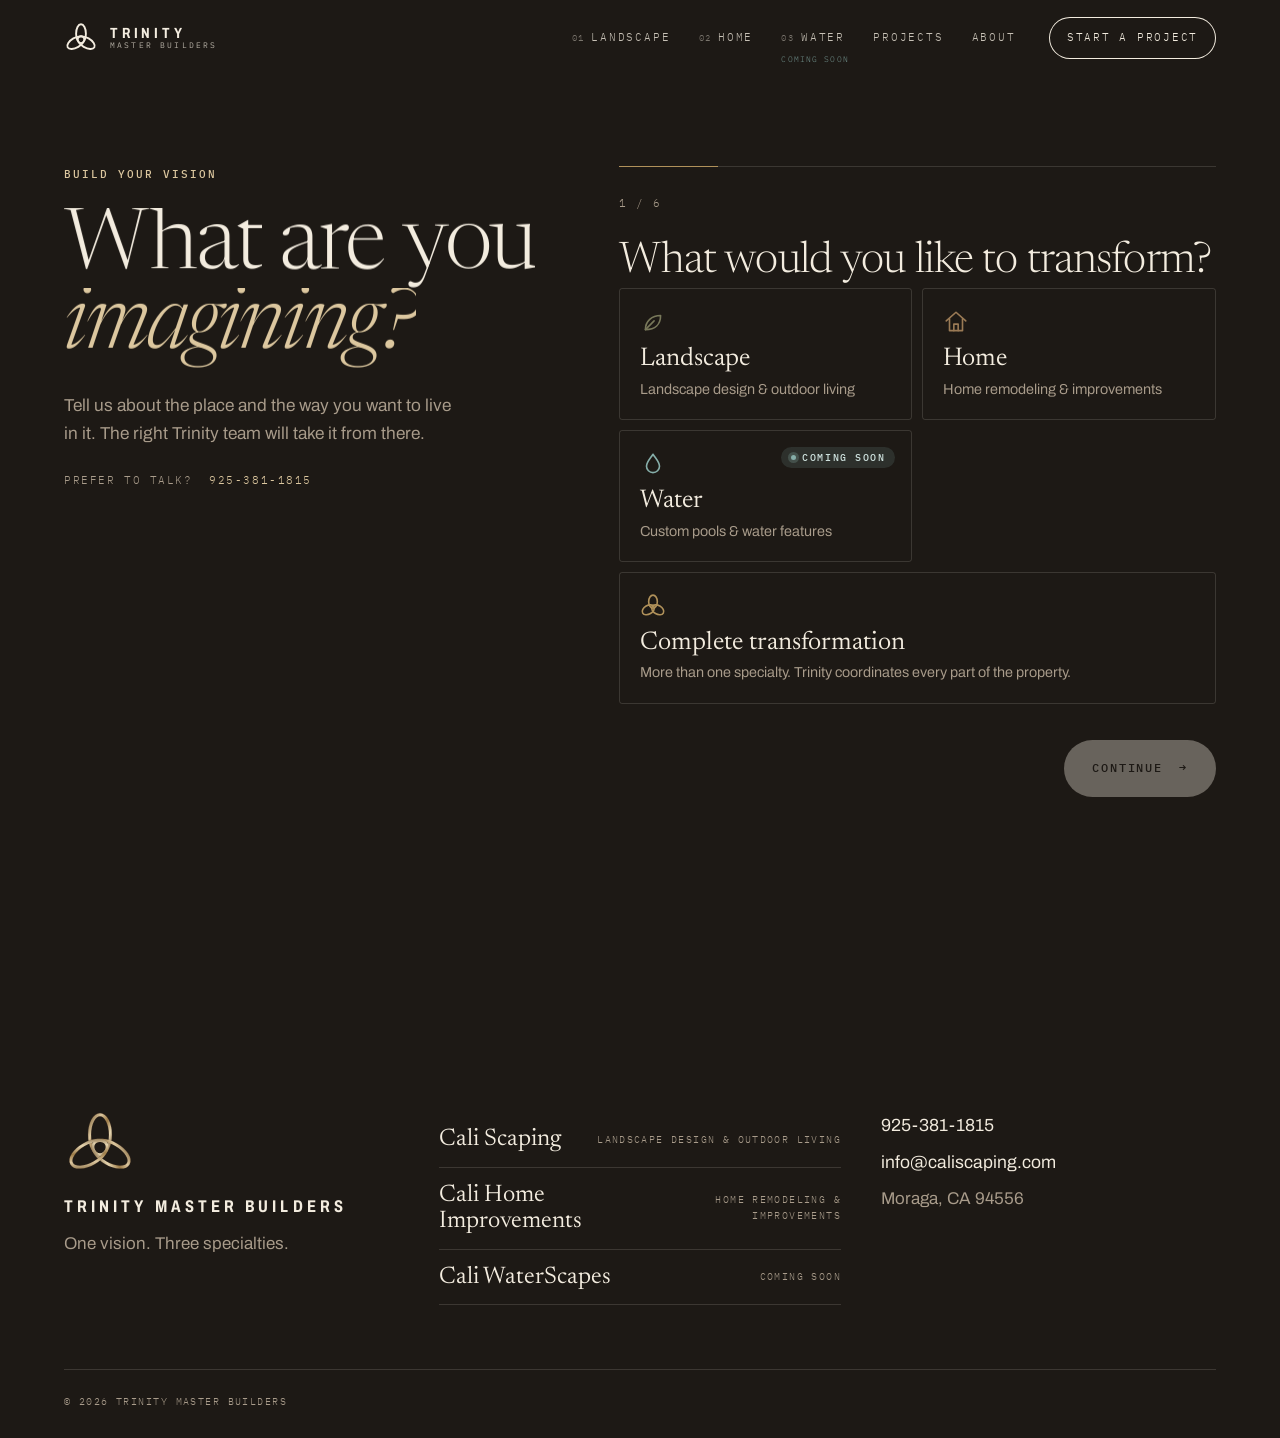
<file: start/index.html>
<!doctype html>
<html lang="en-US">
<head>
<meta name="robots" content="noindex, nofollow">
<meta charset="UTF-8">
<meta name="viewport" content="width=device-width, initial-scale=1, viewport-fit=cover">
<meta name="theme-color" content="#1D1915">
<title>Start &#8211; Trinity Master Builders</title>
<meta name='robots' content='max-image-preview:large' />
<link rel="preconnect" href="https://fonts.googleapis.com"><link rel="preconnect" href="https://fonts.gstatic.com" crossorigin>
<script id="trinity-config" type="application/json">{"demo":true,"restUrl":"https:\/\/andcefa90.github.io\/trinity-master-builders\/wp-json\/trinity\/v1\/","nonce":"6b22378cf2","themeUrl":"https:\/\/andcefa90.github.io\/trinity-master-builders\/wp-content\/themes\/trinity","intro":true,"lines":[{"slug":"landscape","name":"Landscape","brand":"Cali Scaping","comingSoon":false,"accent":"#78785A"},{"slug":"home-improvements","name":"Home","brand":"Cali Home Improvements","comingSoon":false,"accent":"#9A7A55"},{"slug":"water","name":"Water","brand":"Cali WaterScapes","comingSoon":true,"accent":"#86AEA9"}]}</script>
<script>(function(d){d.classList.add('js');if(matchMedia('(prefers-reduced-motion: reduce)').matches)d.classList.add('reduced');try{var w=sessionStorage.getItem('trinity-curtain');if(w!==null){d.classList.add('curtain-in');d.setAttribute('data-curtain',w);}}catch(e){}})(document.documentElement);</script>
<link rel='dns-prefetch' href='//fonts.googleapis.com' />
<script>window.dataLayer=window.dataLayer||[];</script>
<meta name="description" content="">
<meta property="og:type" content="website">
<meta property="og:title" content="Start &#8211; Trinity Master Builders">
<meta property="og:description" content="">
<meta property="og:url" content="https://andcefa90.github.io/trinity-master-builders/start/">
<meta property="og:site_name" content="Trinity Master Builders">
<meta property="og:image" content="https://andcefa90.github.io/trinity-master-builders/wp-content/uploads/2026/11/landscape-pergola-sunset-1200x900.webp">
<meta name="twitter:card" content="summary_large_image">
<meta name="twitter:title" content="Start &#8211; Trinity Master Builders">
<meta name="twitter:description" content="">
<meta name="twitter:image" content="https://andcefa90.github.io/trinity-master-builders/wp-content/uploads/2026/11/landscape-pergola-sunset-1200x900.webp">
<style id="wp-img-auto-sizes-contain-inline-css">
img:is([sizes=auto i],[sizes^="auto," i]){contain-intrinsic-size:3000px 1500px}
/*# sourceURL=wp-img-auto-sizes-contain-inline-css */
</style>

<style id="global-styles-inline-css">
:root{--wp--preset--aspect-ratio--square: 1;--wp--preset--aspect-ratio--4-3: 4/3;--wp--preset--aspect-ratio--3-4: 3/4;--wp--preset--aspect-ratio--3-2: 3/2;--wp--preset--aspect-ratio--2-3: 2/3;--wp--preset--aspect-ratio--16-9: 16/9;--wp--preset--aspect-ratio--9-16: 9/16;--wp--preset--color--black: #000000;--wp--preset--color--cyan-bluish-gray: #abb8c3;--wp--preset--color--white: #ffffff;--wp--preset--color--pale-pink: #f78da7;--wp--preset--color--vivid-red: #cf2e2e;--wp--preset--color--luminous-vivid-orange: #ff6900;--wp--preset--color--luminous-vivid-amber: #fcb900;--wp--preset--color--light-green-cyan: #7bdcb5;--wp--preset--color--vivid-green-cyan: #00d084;--wp--preset--color--pale-cyan-blue: #8ed1fc;--wp--preset--color--vivid-cyan-blue: #0693e3;--wp--preset--color--vivid-purple: #9b51e0;--wp--preset--gradient--vivid-cyan-blue-to-vivid-purple: linear-gradient(135deg,rgb(6,147,227) 0%,rgb(155,81,224) 100%);--wp--preset--gradient--light-green-cyan-to-vivid-green-cyan: linear-gradient(135deg,rgb(122,220,180) 0%,rgb(0,208,130) 100%);--wp--preset--gradient--luminous-vivid-amber-to-luminous-vivid-orange: linear-gradient(135deg,rgb(252,185,0) 0%,rgb(255,105,0) 100%);--wp--preset--gradient--luminous-vivid-orange-to-vivid-red: linear-gradient(135deg,rgb(255,105,0) 0%,rgb(207,46,46) 100%);--wp--preset--gradient--very-light-gray-to-cyan-bluish-gray: linear-gradient(135deg,rgb(238,238,238) 0%,rgb(169,184,195) 100%);--wp--preset--gradient--cool-to-warm-spectrum: linear-gradient(135deg,rgb(74,234,220) 0%,rgb(151,120,209) 20%,rgb(207,42,186) 40%,rgb(238,44,130) 60%,rgb(251,105,98) 80%,rgb(254,248,76) 100%);--wp--preset--gradient--blush-light-purple: linear-gradient(135deg,rgb(255,206,236) 0%,rgb(152,150,240) 100%);--wp--preset--gradient--blush-bordeaux: linear-gradient(135deg,rgb(254,205,165) 0%,rgb(254,45,45) 50%,rgb(107,0,62) 100%);--wp--preset--gradient--luminous-dusk: linear-gradient(135deg,rgb(255,203,112) 0%,rgb(199,81,192) 50%,rgb(65,88,208) 100%);--wp--preset--gradient--pale-ocean: linear-gradient(135deg,rgb(255,245,203) 0%,rgb(182,227,212) 50%,rgb(51,167,181) 100%);--wp--preset--gradient--electric-grass: linear-gradient(135deg,rgb(202,248,128) 0%,rgb(113,206,126) 100%);--wp--preset--gradient--midnight: linear-gradient(135deg,rgb(2,3,129) 0%,rgb(40,116,252) 100%);--wp--preset--font-size--small: 13px;--wp--preset--font-size--medium: 20px;--wp--preset--font-size--large: 36px;--wp--preset--font-size--x-large: 42px;--wp--preset--spacing--20: 0.44rem;--wp--preset--spacing--30: 0.67rem;--wp--preset--spacing--40: 1rem;--wp--preset--spacing--50: 1.5rem;--wp--preset--spacing--60: 2.25rem;--wp--preset--spacing--70: 3.38rem;--wp--preset--spacing--80: 5.06rem;--wp--preset--shadow--natural: 6px 6px 9px rgba(0, 0, 0, 0.2);--wp--preset--shadow--deep: 12px 12px 50px rgba(0, 0, 0, 0.4);--wp--preset--shadow--sharp: 6px 6px 0px rgba(0, 0, 0, 0.2);--wp--preset--shadow--outlined: 6px 6px 0px -3px rgb(255, 255, 255), 6px 6px rgb(0, 0, 0);--wp--preset--shadow--crisp: 6px 6px 0px rgb(0, 0, 0);}.wp-block-button{--wp--preset--dimension--25: 25%;--wp--preset--dimension--50: 50%;--wp--preset--dimension--75: 75%;--wp--preset--dimension--100: 100%;}:where(body) { margin: 0; }:where(.is-layout-flex){gap: 0.5em;}:where(.is-layout-grid){gap: 0.5em;}body .is-layout-flex{display: flex;}.is-layout-flex{flex-wrap: wrap;align-items: center;}.is-layout-flex > :is(*, div){margin: 0;}body .is-layout-grid{display: grid;}.is-layout-grid > :is(*, div){margin: 0;}body{padding-top: 0px;padding-right: 0px;padding-bottom: 0px;padding-left: 0px;}:root :where(.wp-element-button, .wp-block-button__link){background-color: #32373c;border-width: 0;color: #fff;font-family: inherit;font-size: inherit;font-style: inherit;font-weight: inherit;letter-spacing: inherit;line-height: inherit;padding-top: calc(0.667em + 2px);padding-right: calc(1.333em + 2px);padding-bottom: calc(0.667em + 2px);padding-left: calc(1.333em + 2px);text-decoration: none;text-transform: inherit;}.has-black-color{color: var(--wp--preset--color--black) !important;}.has-cyan-bluish-gray-color{color: var(--wp--preset--color--cyan-bluish-gray) !important;}.has-white-color{color: var(--wp--preset--color--white) !important;}.has-pale-pink-color{color: var(--wp--preset--color--pale-pink) !important;}.has-vivid-red-color{color: var(--wp--preset--color--vivid-red) !important;}.has-luminous-vivid-orange-color{color: var(--wp--preset--color--luminous-vivid-orange) !important;}.has-luminous-vivid-amber-color{color: var(--wp--preset--color--luminous-vivid-amber) !important;}.has-light-green-cyan-color{color: var(--wp--preset--color--light-green-cyan) !important;}.has-vivid-green-cyan-color{color: var(--wp--preset--color--vivid-green-cyan) !important;}.has-pale-cyan-blue-color{color: var(--wp--preset--color--pale-cyan-blue) !important;}.has-vivid-cyan-blue-color{color: var(--wp--preset--color--vivid-cyan-blue) !important;}.has-vivid-purple-color{color: var(--wp--preset--color--vivid-purple) !important;}.has-black-background-color{background-color: var(--wp--preset--color--black) !important;}.has-cyan-bluish-gray-background-color{background-color: var(--wp--preset--color--cyan-bluish-gray) !important;}.has-white-background-color{background-color: var(--wp--preset--color--white) !important;}.has-pale-pink-background-color{background-color: var(--wp--preset--color--pale-pink) !important;}.has-vivid-red-background-color{background-color: var(--wp--preset--color--vivid-red) !important;}.has-luminous-vivid-orange-background-color{background-color: var(--wp--preset--color--luminous-vivid-orange) !important;}.has-luminous-vivid-amber-background-color{background-color: var(--wp--preset--color--luminous-vivid-amber) !important;}.has-light-green-cyan-background-color{background-color: var(--wp--preset--color--light-green-cyan) !important;}.has-vivid-green-cyan-background-color{background-color: var(--wp--preset--color--vivid-green-cyan) !important;}.has-pale-cyan-blue-background-color{background-color: var(--wp--preset--color--pale-cyan-blue) !important;}.has-vivid-cyan-blue-background-color{background-color: var(--wp--preset--color--vivid-cyan-blue) !important;}.has-vivid-purple-background-color{background-color: var(--wp--preset--color--vivid-purple) !important;}.has-black-border-color{border-color: var(--wp--preset--color--black) !important;}.has-cyan-bluish-gray-border-color{border-color: var(--wp--preset--color--cyan-bluish-gray) !important;}.has-white-border-color{border-color: var(--wp--preset--color--white) !important;}.has-pale-pink-border-color{border-color: var(--wp--preset--color--pale-pink) !important;}.has-vivid-red-border-color{border-color: var(--wp--preset--color--vivid-red) !important;}.has-luminous-vivid-orange-border-color{border-color: var(--wp--preset--color--luminous-vivid-orange) !important;}.has-luminous-vivid-amber-border-color{border-color: var(--wp--preset--color--luminous-vivid-amber) !important;}.has-light-green-cyan-border-color{border-color: var(--wp--preset--color--light-green-cyan) !important;}.has-vivid-green-cyan-border-color{border-color: var(--wp--preset--color--vivid-green-cyan) !important;}.has-pale-cyan-blue-border-color{border-color: var(--wp--preset--color--pale-cyan-blue) !important;}.has-vivid-cyan-blue-border-color{border-color: var(--wp--preset--color--vivid-cyan-blue) !important;}.has-vivid-purple-border-color{border-color: var(--wp--preset--color--vivid-purple) !important;}.has-vivid-cyan-blue-to-vivid-purple-gradient-background{background: var(--wp--preset--gradient--vivid-cyan-blue-to-vivid-purple) !important;}.has-light-green-cyan-to-vivid-green-cyan-gradient-background{background: var(--wp--preset--gradient--light-green-cyan-to-vivid-green-cyan) !important;}.has-luminous-vivid-amber-to-luminous-vivid-orange-gradient-background{background: var(--wp--preset--gradient--luminous-vivid-amber-to-luminous-vivid-orange) !important;}.has-luminous-vivid-orange-to-vivid-red-gradient-background{background: var(--wp--preset--gradient--luminous-vivid-orange-to-vivid-red) !important;}.has-very-light-gray-to-cyan-bluish-gray-gradient-background{background: var(--wp--preset--gradient--very-light-gray-to-cyan-bluish-gray) !important;}.has-cool-to-warm-spectrum-gradient-background{background: var(--wp--preset--gradient--cool-to-warm-spectrum) !important;}.has-blush-light-purple-gradient-background{background: var(--wp--preset--gradient--blush-light-purple) !important;}.has-blush-bordeaux-gradient-background{background: var(--wp--preset--gradient--blush-bordeaux) !important;}.has-luminous-dusk-gradient-background{background: var(--wp--preset--gradient--luminous-dusk) !important;}.has-pale-ocean-gradient-background{background: var(--wp--preset--gradient--pale-ocean) !important;}.has-electric-grass-gradient-background{background: var(--wp--preset--gradient--electric-grass) !important;}.has-midnight-gradient-background{background: var(--wp--preset--gradient--midnight) !important;}.has-small-font-size{font-size: var(--wp--preset--font-size--small) !important;}.has-medium-font-size{font-size: var(--wp--preset--font-size--medium) !important;}.has-large-font-size{font-size: var(--wp--preset--font-size--large) !important;}.has-x-large-font-size{font-size: var(--wp--preset--font-size--x-large) !important;}
/*# sourceURL=global-styles-inline-css */
</style>

<link rel='stylesheet' id='trinity-fonts-css' href='https://fonts.googleapis.com/css2?family=Newsreader:ital,opsz,wght@0,6..72,300..500;1,6..72,300..500&#038;family=Archivo:wdth,wght@62..125,300..700&#038;family=IBM+Plex+Mono:wght@400;500&#038;display=swap' media='all' />
<link rel='stylesheet' id='trinity-tokens-css' href='https://andcefa90.github.io/trinity-master-builders/wp-content/themes/trinity/assets/css/tokens.css?ver=1.0.0' media='all' />
<link rel='stylesheet' id='trinity-base-css' href='https://andcefa90.github.io/trinity-master-builders/wp-content/themes/trinity/assets/css/base.css?ver=1.0.0' media='all' />
<link rel='stylesheet' id='trinity-components-css' href='https://andcefa90.github.io/trinity-master-builders/wp-content/themes/trinity/assets/css/components.css?ver=1.0.0' media='all' />
<link rel='stylesheet' id='trinity-view-css' href='https://andcefa90.github.io/trinity-master-builders/wp-content/themes/trinity/assets/css/page.css?ver=1.0.0' media='all' />
<script data-wp-strategy="defer" defer id="gsap-js" src="https://andcefa90.github.io/trinity-master-builders/wp-content/themes/trinity/assets/vendor/gsap.min.js?ver=3.12.5"></script>
<script data-wp-strategy="defer" defer id="gsap-scrolltrigger-js" src="https://andcefa90.github.io/trinity-master-builders/wp-content/themes/trinity/assets/vendor/ScrollTrigger.min.js?ver=3.12.5"></script>
<script data-wp-strategy="defer" defer id="lenis-js" src="https://andcefa90.github.io/trinity-master-builders/wp-content/themes/trinity/assets/vendor/lenis.min.js?ver=1.1.13"></script>
<link rel="canonical" href="https://andcefa90.github.io/trinity-master-builders/start/" />
<link rel='shortlink' href='https://andcefa90.github.io/trinity-master-builders/?p=58' />
</head>
<body class="wp-singular page-template-default page page-id-58 wp-embed-responsive wp-theme-trinity">
<a class="skip-link" href="#main">Skip to content</a>


<div class="curtain" aria-hidden="true"><div class="curtain__panel"></div><div class="curtain__mark"><svg class="tri tri--curtain" viewBox="-270 -265 540 470" aria-hidden="true" focusable="false"><defs><linearGradient id="tri36191" x1="0" y1="0" x2="1" y2="1"><stop offset="0" stop-color="#7A5E34"/><stop offset=".28" stop-color="#DCC79F"/><stop offset=".5" stop-color="#9C7B47"/><stop offset=".72" stop-color="#E6D5B0"/><stop offset="1" stop-color="#6B4F2A"/></linearGradient><linearGradient id="tri36191d" x1="0" y1="0" x2="0" y2="1"><stop offset="0" stop-color="#4B3423" stop-opacity=".5"/><stop offset="1" stop-color="#4B3423" stop-opacity=".12"/></linearGradient></defs><g class="tri__g" data-ring="0" transform="rotate(0)"><ellipse class="tri__guide" cx="0" cy="-95" rx="78" ry="150"/><ellipse class="tri__shade" cx="0" cy="-95" rx="78" ry="150" stroke="url(#tri36191d)"/><ellipse class="tri__ring" cx="0" cy="-95" rx="78" ry="150" stroke="currentColor"/></g><g class="tri__g" data-ring="1" transform="rotate(120)"><ellipse class="tri__guide" cx="0" cy="-95" rx="78" ry="150"/><ellipse class="tri__shade" cx="0" cy="-95" rx="78" ry="150" stroke="url(#tri36191d)"/><ellipse class="tri__ring" cx="0" cy="-95" rx="78" ry="150" stroke="currentColor"/></g><g class="tri__g" data-ring="2" transform="rotate(240)"><ellipse class="tri__guide" cx="0" cy="-95" rx="78" ry="150"/><ellipse class="tri__shade" cx="0" cy="-95" rx="78" ry="150" stroke="url(#tri36191d)"/><ellipse class="tri__ring" cx="0" cy="-95" rx="78" ry="150" stroke="currentColor"/></g></svg></div></div>

<header class="site-header" id="site-header">
	<div class="site-header__inner">
		<a class="brand" href="https://andcefa90.github.io/trinity-master-builders/" aria-label="Trinity Master Builders, home">
			<svg class="tri tri--brand" viewBox="-270 -265 540 470" aria-hidden="true" focusable="false"><defs><linearGradient id="tri63098" x1="0" y1="0" x2="1" y2="1"><stop offset="0" stop-color="#7A5E34"/><stop offset=".28" stop-color="#DCC79F"/><stop offset=".5" stop-color="#9C7B47"/><stop offset=".72" stop-color="#E6D5B0"/><stop offset="1" stop-color="#6B4F2A"/></linearGradient><linearGradient id="tri63098d" x1="0" y1="0" x2="0" y2="1"><stop offset="0" stop-color="#4B3423" stop-opacity=".5"/><stop offset="1" stop-color="#4B3423" stop-opacity=".12"/></linearGradient></defs><g class="tri__g" data-ring="0" transform="rotate(0)"><ellipse class="tri__guide" cx="0" cy="-95" rx="78" ry="150"/><ellipse class="tri__shade" cx="0" cy="-95" rx="78" ry="150" stroke="url(#tri63098d)"/><ellipse class="tri__ring" cx="0" cy="-95" rx="78" ry="150" stroke="currentColor"/></g><g class="tri__g" data-ring="1" transform="rotate(120)"><ellipse class="tri__guide" cx="0" cy="-95" rx="78" ry="150"/><ellipse class="tri__shade" cx="0" cy="-95" rx="78" ry="150" stroke="url(#tri63098d)"/><ellipse class="tri__ring" cx="0" cy="-95" rx="78" ry="150" stroke="currentColor"/></g><g class="tri__g" data-ring="2" transform="rotate(240)"><ellipse class="tri__guide" cx="0" cy="-95" rx="78" ry="150"/><ellipse class="tri__shade" cx="0" cy="-95" rx="78" ry="150" stroke="url(#tri63098d)"/><ellipse class="tri__ring" cx="0" cy="-95" rx="78" ry="150" stroke="currentColor"/></g></svg>			<span class="brand__word">Trinity<span class="brand__sub">Master Builders</span></span>
		</a>
		<nav class="primary-nav" aria-label="Primary">
			<ul>
									<li>
						<a href="https://andcefa90.github.io/trinity-master-builders/landscape/" data-world="landscape" >
							<span class="nav-num">01</span>Landscape													</a>
					</li>
									<li>
						<a href="https://andcefa90.github.io/trinity-master-builders/home-improvements/" data-world="home-improvements" >
							<span class="nav-num">02</span>Home													</a>
					</li>
									<li>
						<a href="https://andcefa90.github.io/trinity-master-builders/water/" data-world="water" >
							<span class="nav-num">03</span>Water							<span class="nav-soon">Coming soon</span>						</a>
					</li>
								<li><a href="https://andcefa90.github.io/trinity-master-builders/projects/" >Projects</a></li>
				<li><a href="https://andcefa90.github.io/trinity-master-builders/about/" >About</a></li>
			</ul>
		</nav>
		<a class="header-cta" href="https://andcefa90.github.io/trinity-master-builders/start/" data-track="cta_click" data-track-label="Header: Start a project">Start a project</a>
		<button class="menu-toggle" type="button" aria-expanded="false" aria-controls="menu-panel"><span class="screen-reader-text">Menu</span><i></i><i></i></button>
	</div>
	<div class="scroll-progress" aria-hidden="true"><i></i></div>
</header>

<div class="menu-panel" id="menu-panel" hidden>
	<nav aria-label="Mobile">
		<ol class="menu-panel__worlds">
							<li style="--accent:#78785A">
					<a href="https://andcefa90.github.io/trinity-master-builders/landscape/" data-world="landscape">
						<span class="menu-panel__media"><img width="300" height="225" src="https://andcefa90.github.io/trinity-master-builders/wp-content/uploads/2026/11/landscape-pergola-sunset-300x225.webp" class="attachment-medium size-medium" alt="" loading="lazy" decoding="async" srcset="https://andcefa90.github.io/trinity-master-builders/wp-content/uploads/2026/11/landscape-pergola-sunset-300x225.webp 300w, https://andcefa90.github.io/trinity-master-builders/wp-content/uploads/2026/11/landscape-pergola-sunset-1024x768.webp 1024w, https://andcefa90.github.io/trinity-master-builders/wp-content/uploads/2026/11/landscape-pergola-sunset-768x576.webp 768w, https://andcefa90.github.io/trinity-master-builders/wp-content/uploads/2026/11/landscape-pergola-sunset-1536x1152.webp 1536w, https://andcefa90.github.io/trinity-master-builders/wp-content/uploads/2026/11/landscape-pergola-sunset-1800x1350.webp 1800w, https://andcefa90.github.io/trinity-master-builders/wp-content/uploads/2026/11/landscape-pergola-sunset-1200x900.webp 1200w, https://andcefa90.github.io/trinity-master-builders/wp-content/uploads/2026/11/landscape-pergola-sunset.webp 1920w" sizes="auto, (max-width: 300px) 100vw, 300px" /></span>
						<span class="menu-panel__label"><small>Cali Scaping</small>Landscape</span>
											</a>
				</li>
							<li style="--accent:#9A7A55">
					<a href="https://andcefa90.github.io/trinity-master-builders/home-improvements/" data-world="home-improvements">
						<span class="menu-panel__media"><img width="300" height="200" src="https://andcefa90.github.io/trinity-master-builders/wp-content/uploads/2026/11/home-kitchen-island-300x200.webp" class="attachment-medium size-medium" alt="" loading="lazy" decoding="async" srcset="https://andcefa90.github.io/trinity-master-builders/wp-content/uploads/2026/11/home-kitchen-island-300x200.webp 300w, https://andcefa90.github.io/trinity-master-builders/wp-content/uploads/2026/11/home-kitchen-island-1024x683.webp 1024w, https://andcefa90.github.io/trinity-master-builders/wp-content/uploads/2026/11/home-kitchen-island-768x512.webp 768w, https://andcefa90.github.io/trinity-master-builders/wp-content/uploads/2026/11/home-kitchen-island-1536x1025.webp 1536w, https://andcefa90.github.io/trinity-master-builders/wp-content/uploads/2026/11/home-kitchen-island-1349x900.webp 1349w, https://andcefa90.github.io/trinity-master-builders/wp-content/uploads/2026/11/home-kitchen-island.webp 1920w" sizes="auto, (max-width: 300px) 100vw, 300px" /></span>
						<span class="menu-panel__label"><small>Cali Home Improvements</small>Home</span>
											</a>
				</li>
							<li style="--accent:#86AEA9">
					<a href="https://andcefa90.github.io/trinity-master-builders/water/" data-world="water">
						<span class="menu-panel__media"><img width="300" height="290" src="https://andcefa90.github.io/trinity-master-builders/wp-content/uploads/2026/11/landscape-spa-300x290.webp" class="attachment-medium size-medium" alt="" loading="lazy" decoding="async" srcset="https://andcefa90.github.io/trinity-master-builders/wp-content/uploads/2026/11/landscape-spa-300x290.webp 300w, https://andcefa90.github.io/trinity-master-builders/wp-content/uploads/2026/11/landscape-spa.webp 628w" sizes="auto, (max-width: 300px) 100vw, 300px" /></span>
						<span class="menu-panel__label"><small>Cali WaterScapes</small>Water</span>
						<span class="badge">Coming soon</span>					</a>
				</li>
					</ol>
		<ul class="menu-panel__links">
			<li><a href="https://andcefa90.github.io/trinity-master-builders/projects/">Projects</a></li>
			<li><a href="https://andcefa90.github.io/trinity-master-builders/about/">About</a></li>
			<li><a href="https://andcefa90.github.io/trinity-master-builders/start/" class="is-accent">Start a project</a></li>
		</ul>
		<p class="menu-panel__contact"><a href="tel:9253811815" data-track="phone_click">925-381-1815</a></p>
	</nav>
</div>

<div class="cursor" aria-hidden="true"><span class="cursor__label"></span></div>

<main id="main" class="site-main">
<div class="start-page">
	<section class="builder" id="start" data-tone="dark" aria-labelledby="builder-title">
	<div class="wrap builder__grid">
		<div class="builder__intro">
			<p class="eyebrow">Build your vision</p>
			<h2 class="builder__title" id="builder-title" data-split>What are you <em>imagining?</em></h2>
			<p class="builder__lede">Tell us about the place and the way you want to live in it. The right Trinity team will take it from there.</p>
			<p class="builder__direct">
				Prefer to talk?				<a href="tel:9253811815" data-track="phone_click">925-381-1815</a>
			</p>
		</div>

		<form class="vision" data-module="builder" method="post" action="https://andcefa90.github.io/trinity-master-builders/wp-admin/admin-post.php" novalidate>
			<input type="hidden" name="action" value="trinity_lead">
			<input type="hidden" id="trinity_lead_nonce" name="trinity_lead_nonce" value="75fc9551ef" /><input type="hidden" name="_wp_http_referer" value="/start/" />			<input type="hidden" name="source" value="https://andcefa90.github.io/trinity-master-builders/start/">
			<div class="vision__hp" aria-hidden="true"><label>Company website <input type="text" name="company_website" tabindex="-1" autocomplete="off"></label></div>

			<div class="vision__progress" aria-hidden="true"><i></i></div>
			<p class="vision__count" aria-live="polite"></p>
			<p class="vision__soon" hidden>Cali WaterScapes is coming soon. Share your idea and you&#039;ll be first to hear when we start taking pool projects.</p>

			
			<fieldset class="vision__step" data-step="line">
				<legend class="vision__q">What would you like to transform?</legend>
				<div class="vision__options">
											<label class="option" style="--accent:#78785A">
							<input type="radio" name="line" value="landscape"  data-coming-soon="0" required>
							<svg viewBox="0 0 24 24" aria-hidden="true"><path d="M5 19c0-8 6-13 14-13 0 8-5 13-14 13Z"/><path d="M5 19 13 11"/></svg>
							<span class="option__name">Landscape</span>
							<span class="option__sub">Landscape design &amp; outdoor living</span>
													</label>
											<label class="option" style="--accent:#9A7A55">
							<input type="radio" name="line" value="home-improvements"  data-coming-soon="0" required>
							<svg viewBox="0 0 24 24" aria-hidden="true"><path d="M3 11 12 3l9 8"/><path d="M6 9v11h12V9"/><path d="M10 20v-6h4v6"/></svg>
							<span class="option__name">Home</span>
							<span class="option__sub">Home remodeling &amp; improvements</span>
													</label>
											<label class="option" style="--accent:#86AEA9">
							<input type="radio" name="line" value="water"  data-coming-soon="1" required>
							<svg viewBox="0 0 24 24" aria-hidden="true"><path d="M12 3c3 4.5 6 7.5 6 11a6 6 0 0 1-12 0c0-3.5 3-6.5 6-11Z"/></svg>
							<span class="option__name">Water</span>
							<span class="option__sub">Custom pools &amp; water features</span>
							<span class="badge badge--water option__badge">Coming soon</span>						</label>
										<label class="option option--wide">
						<input type="radio" name="line" value="complete"  data-coming-soon="0">
						<svg viewBox="0 0 24 24" aria-hidden="true"><ellipse cx="12" cy="8" rx="4" ry="6"/><ellipse cx="12" cy="8" rx="4" ry="6" transform="rotate(120 12 13)"/><ellipse cx="12" cy="8" rx="4" ry="6" transform="rotate(240 12 13)"/></svg>
						<span class="option__name">Complete transformation</span>
						<span class="option__sub">More than one specialty. Trinity coordinates every part of the property.</span>
					</label>
				</div>
			</fieldset>

			<fieldset class="vision__step" data-step="location">
				<legend class="vision__q">Where is your project?</legend>
				<div class="field"><label for="v-location">City or ZIP code</label><input id="v-location" name="location" autocomplete="address-level2"></div>
			</fieldset>

			<fieldset class="vision__step" data-step="stage">
				<legend class="vision__q">What stage are you in?</legend>
				<div class="chips">
											<label class="chip"><input type="radio" name="stage" value="Dreaming about it"><span>Dreaming about it</span></label>
											<label class="chip"><input type="radio" name="stage" value="Planning and design"><span>Planning and design</span></label>
											<label class="chip"><input type="radio" name="stage" value="Ready to build"><span>Ready to build</span></label>
											<label class="chip"><input type="radio" name="stage" value="Need it soon"><span>Need it soon</span></label>
									</div>
			</fieldset>

			<fieldset class="vision__step" data-step="timeline">
				<legend class="vision__q">What timeline are you considering?</legend>
				<div class="chips">
											<label class="chip"><input type="radio" name="timeline" value="As soon as possible"><span>As soon as possible</span></label>
											<label class="chip"><input type="radio" name="timeline" value="In 3–6 months"><span>In 3–6 months</span></label>
											<label class="chip"><input type="radio" name="timeline" value="In 6–12 months"><span>In 6–12 months</span></label>
											<label class="chip"><input type="radio" name="timeline" value="Flexible"><span>Flexible</span></label>
									</div>
			</fieldset>

			<fieldset class="vision__step" data-step="vision">
				<legend class="vision__q">Describe what you imagine.</legend>
				<div class="field"><label for="v-vision">A few words are enough</label><textarea id="v-vision" name="vision" rows="3" placeholder="e.g. A backyard for long dinners, with a fire feature and better lighting"></textarea></div>
			</fieldset>

			<fieldset class="vision__step" data-step="contact">
				<legend class="vision__q" data-launch-text="Join the WaterScapes launch list.">Let&#039;s build it.</legend>
				<div class="fields">
					<div class="field"><label for="v-name">Full name</label><input id="v-name" name="name" autocomplete="name" required></div>
					<div class="field"><label for="v-email">Email</label><input id="v-email" name="email" type="email" autocomplete="email" required></div>
					<div class="field"><label for="v-phone">Phone</label><input id="v-phone" name="phone" type="tel" autocomplete="tel"></div>
					<div class="field field--wide"><label for="v-message">Anything else? (optional)</label><input id="v-message" name="message"></div>
				</div>
				<p class="vision__error" role="alert" hidden></p>
			</fieldset>

			<div class="vision__done" hidden tabindex="-1">
				<span class="vision__check" aria-hidden="true">✓</span>
				<p class="vision__q" data-done-title></p>
				<p class="vision__done-text" data-done-text></p>
			</div>

			<div class="vision__nav">
				<button type="button" class="vision__back">← Back</button>
				<button type="submit" class="btn btn--light vision__next" data-magnetic><span class="btn__label">Send</span><span class="btn__arrow" aria-hidden="true">→</span></button>
			</div>
		</form>
	</div>
</section>
</div>
</main>

<footer class="site-footer" data-tone="dark">
	<div class="wrap">
		
		<div class="footer-grid">
			<div class="footer-brand">
				<svg class="tri tri--footer" viewBox="-270 -265 540 470" aria-hidden="true" focusable="false"><defs><linearGradient id="tri48026" x1="0" y1="0" x2="1" y2="1"><stop offset="0" stop-color="#7A5E34"/><stop offset=".28" stop-color="#DCC79F"/><stop offset=".5" stop-color="#9C7B47"/><stop offset=".72" stop-color="#E6D5B0"/><stop offset="1" stop-color="#6B4F2A"/></linearGradient><linearGradient id="tri48026d" x1="0" y1="0" x2="0" y2="1"><stop offset="0" stop-color="#4B3423" stop-opacity=".5"/><stop offset="1" stop-color="#4B3423" stop-opacity=".12"/></linearGradient></defs><g class="tri__g" data-ring="0" transform="rotate(0)"><ellipse class="tri__guide" cx="0" cy="-95" rx="78" ry="150"/><ellipse class="tri__shade" cx="0" cy="-95" rx="78" ry="150" stroke="url(#tri48026d)"/><ellipse class="tri__ring" cx="0" cy="-95" rx="78" ry="150" stroke="url(#tri48026)"/></g><g class="tri__g" data-ring="1" transform="rotate(120)"><ellipse class="tri__guide" cx="0" cy="-95" rx="78" ry="150"/><ellipse class="tri__shade" cx="0" cy="-95" rx="78" ry="150" stroke="url(#tri48026d)"/><ellipse class="tri__ring" cx="0" cy="-95" rx="78" ry="150" stroke="url(#tri48026)"/></g><g class="tri__g" data-ring="2" transform="rotate(240)"><ellipse class="tri__guide" cx="0" cy="-95" rx="78" ry="150"/><ellipse class="tri__shade" cx="0" cy="-95" rx="78" ry="150" stroke="url(#tri48026d)"/><ellipse class="tri__ring" cx="0" cy="-95" rx="78" ry="150" stroke="url(#tri48026)"/></g></svg>				<p class="footer-brand__name">Trinity Master Builders</p>
				<p class="footer-brand__line">One vision. Three specialties.</p>
			</div>
			<ul class="footer-lines">
									<li>
						<a href="https://andcefa90.github.io/trinity-master-builders/landscape/" data-world="landscape">Cali Scaping</a>
						<span>Landscape design &amp; outdoor living</span>
					</li>
									<li>
						<a href="https://andcefa90.github.io/trinity-master-builders/home-improvements/" data-world="home-improvements">Cali Home Improvements</a>
						<span>Home remodeling &amp; improvements</span>
					</li>
									<li>
						<a href="https://andcefa90.github.io/trinity-master-builders/water/" data-world="water">Cali WaterScapes</a>
						<span>Coming soon</span>
					</li>
							</ul>
			<div class="footer-contact">
				<a href="tel:9253811815" data-track="phone_click">925-381-1815</a>
				<a href="mailto:info@caliscaping.com" data-track="email_click">info@caliscaping.com</a>
				<address>Moraga, CA 94556</address>
							</div>
		</div>

		<div class="footer-legal">
			<p>&copy; 2026 Trinity Master Builders</p>
					</div>
	</div>
</footer>

<script type="speculationrules">
{"prefetch":[{"source":"document","where":{"and":[{"href_matches":"/*"},{"not":{"href_matches":["/wp-*.php","/wp-admin/*","/wp-content/uploads/*","/wp-content/*","/wp-content/plugins/*","/wp-content/themes/trinity/*","/*\\?(.+)"]}},{"not":{"selector_matches":"a[rel~=\"nofollow\"]"}},{"not":{"selector_matches":".no-prefetch, .no-prefetch a"}}]},"eagerness":"conservative"}]}
</script>
<script type="application/ld+json">{"@context":"https://schema.org","@graph":[{"@type":"HomeAndConstructionBusiness","@id":"https://andcefa90.github.io/trinity-master-builders/#org","name":"Trinity Master Builders","url":"https://andcefa90.github.io/trinity-master-builders/","logo":"https://andcefa90.github.io/trinity-master-builders/wp-content/themes/trinity/assets/brand/trinity-logo.jpg","telephone":"925-381-1815","address":{"@type":"PostalAddress","addressLocality":"Moraga","addressRegion":"CA","postalCode":"94556","addressCountry":"US"},"sameAs":[],"makesOffer":[{"@type":"Offer","itemOffered":{"@type":"Service","name":"Cali Scaping: Landscape design & outdoor living","url":"https://andcefa90.github.io/trinity-master-builders/landscape/"}},{"@type":"Offer","itemOffered":{"@type":"Service","name":"Cali Home Improvements: Home remodeling & improvements","url":"https://andcefa90.github.io/trinity-master-builders/home-improvements/"}}]}]}</script>
<script id="trinity-app-js-module" src="https://andcefa90.github.io/trinity-master-builders/wp-content/themes/trinity/assets/js/app.js?ver=1.0.0" type="module"></script>
</body>
</html>
</file>
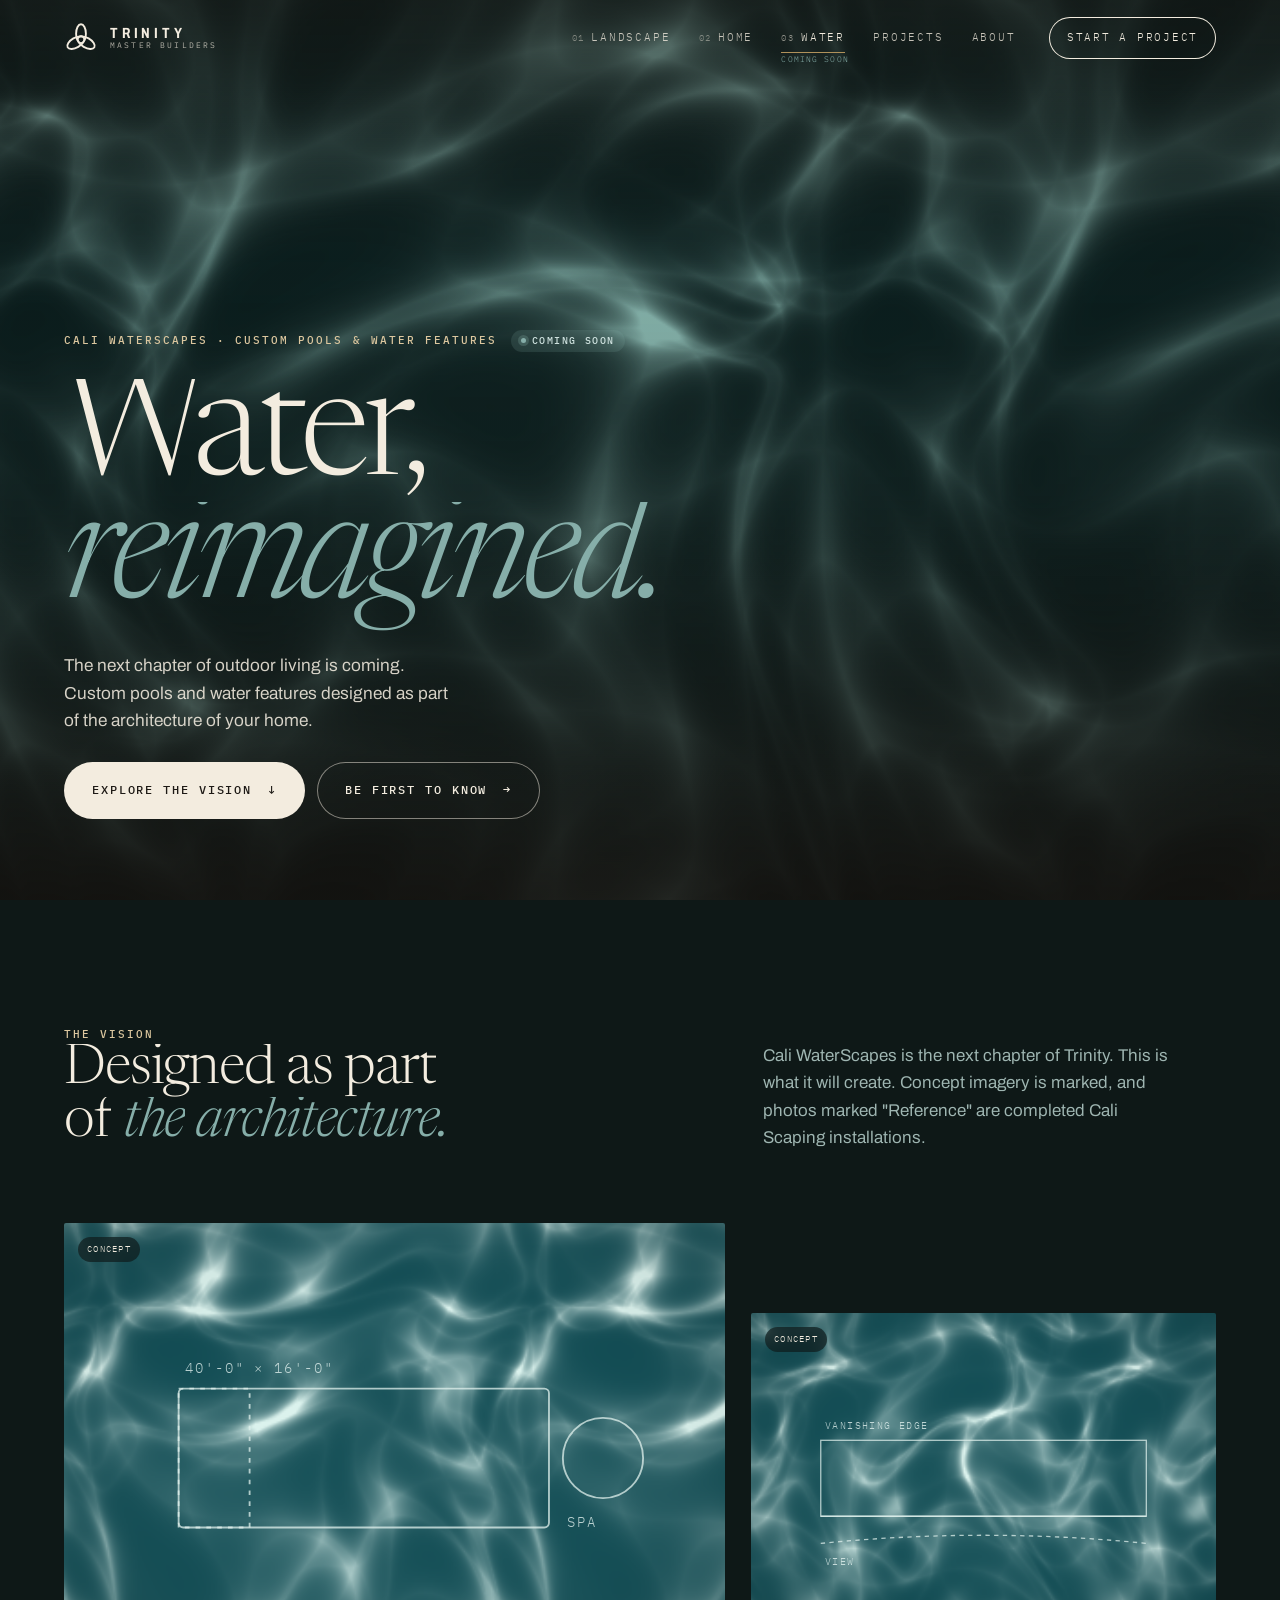
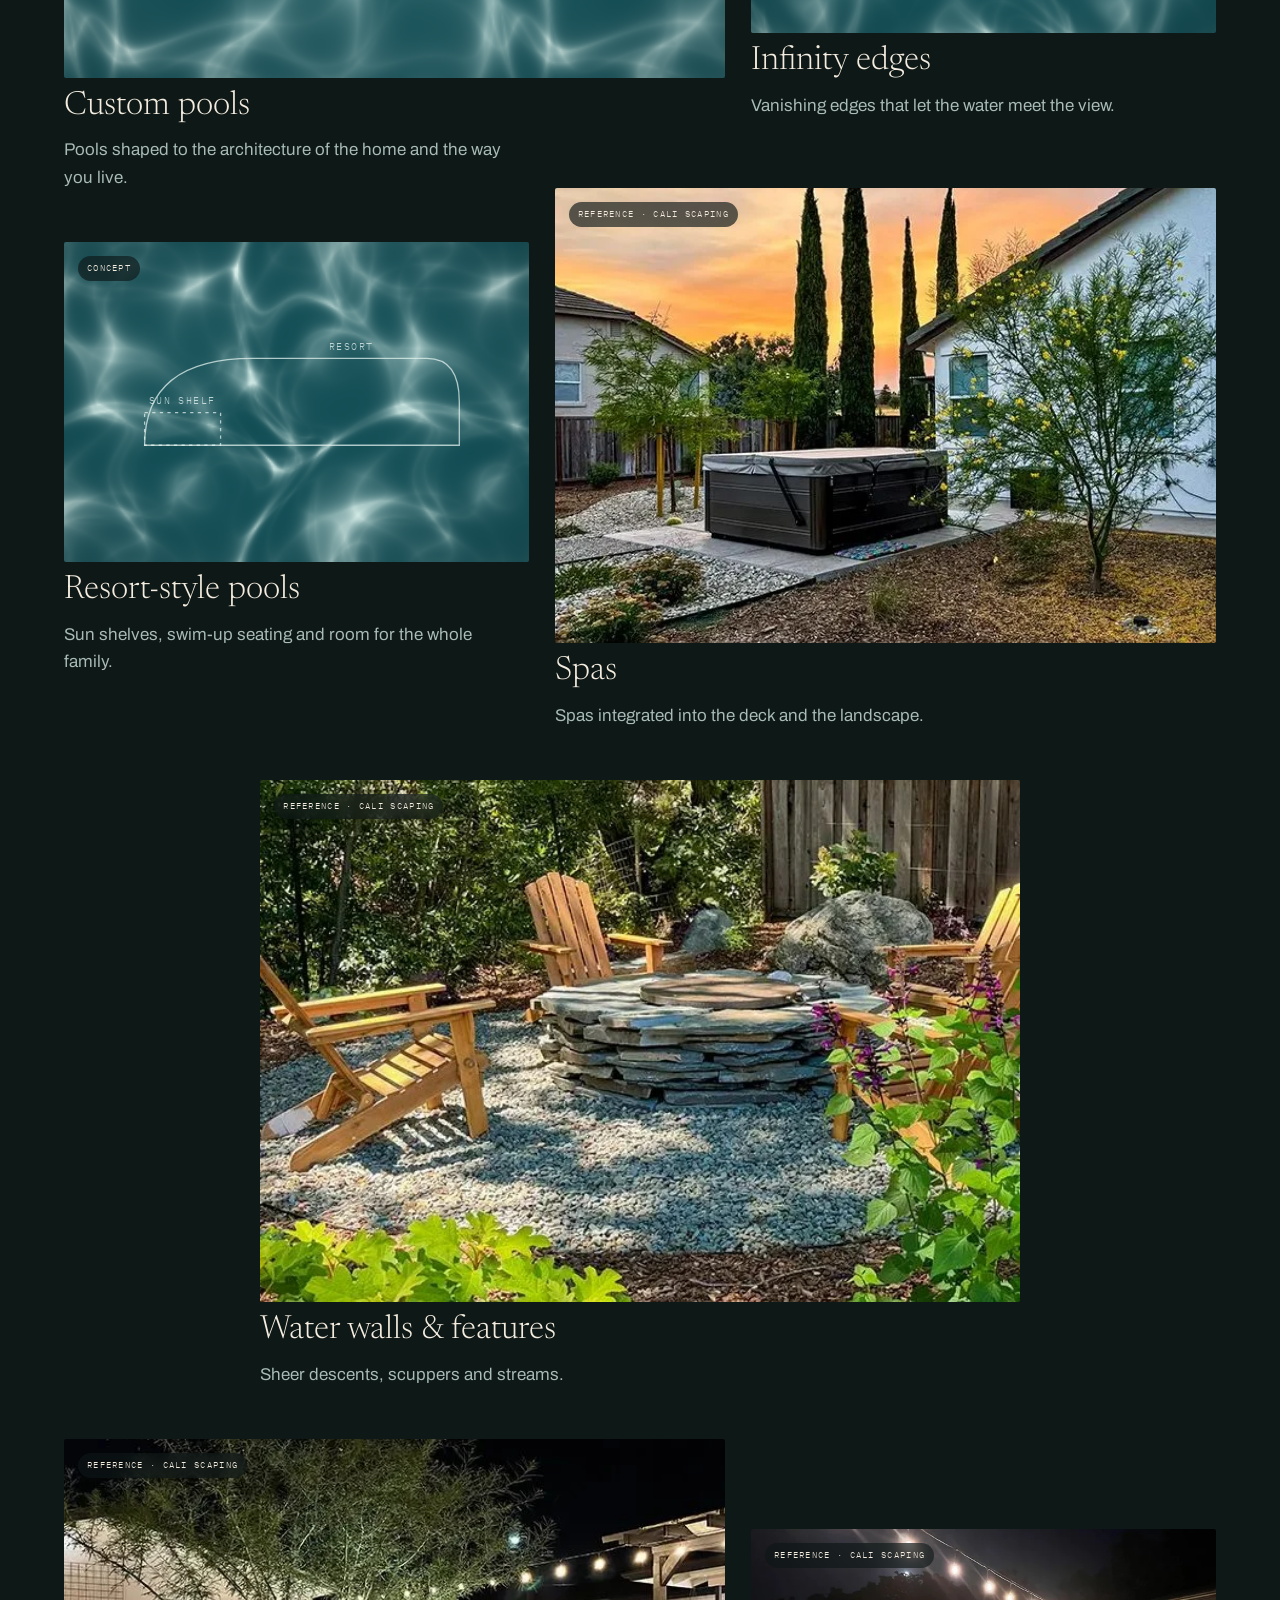
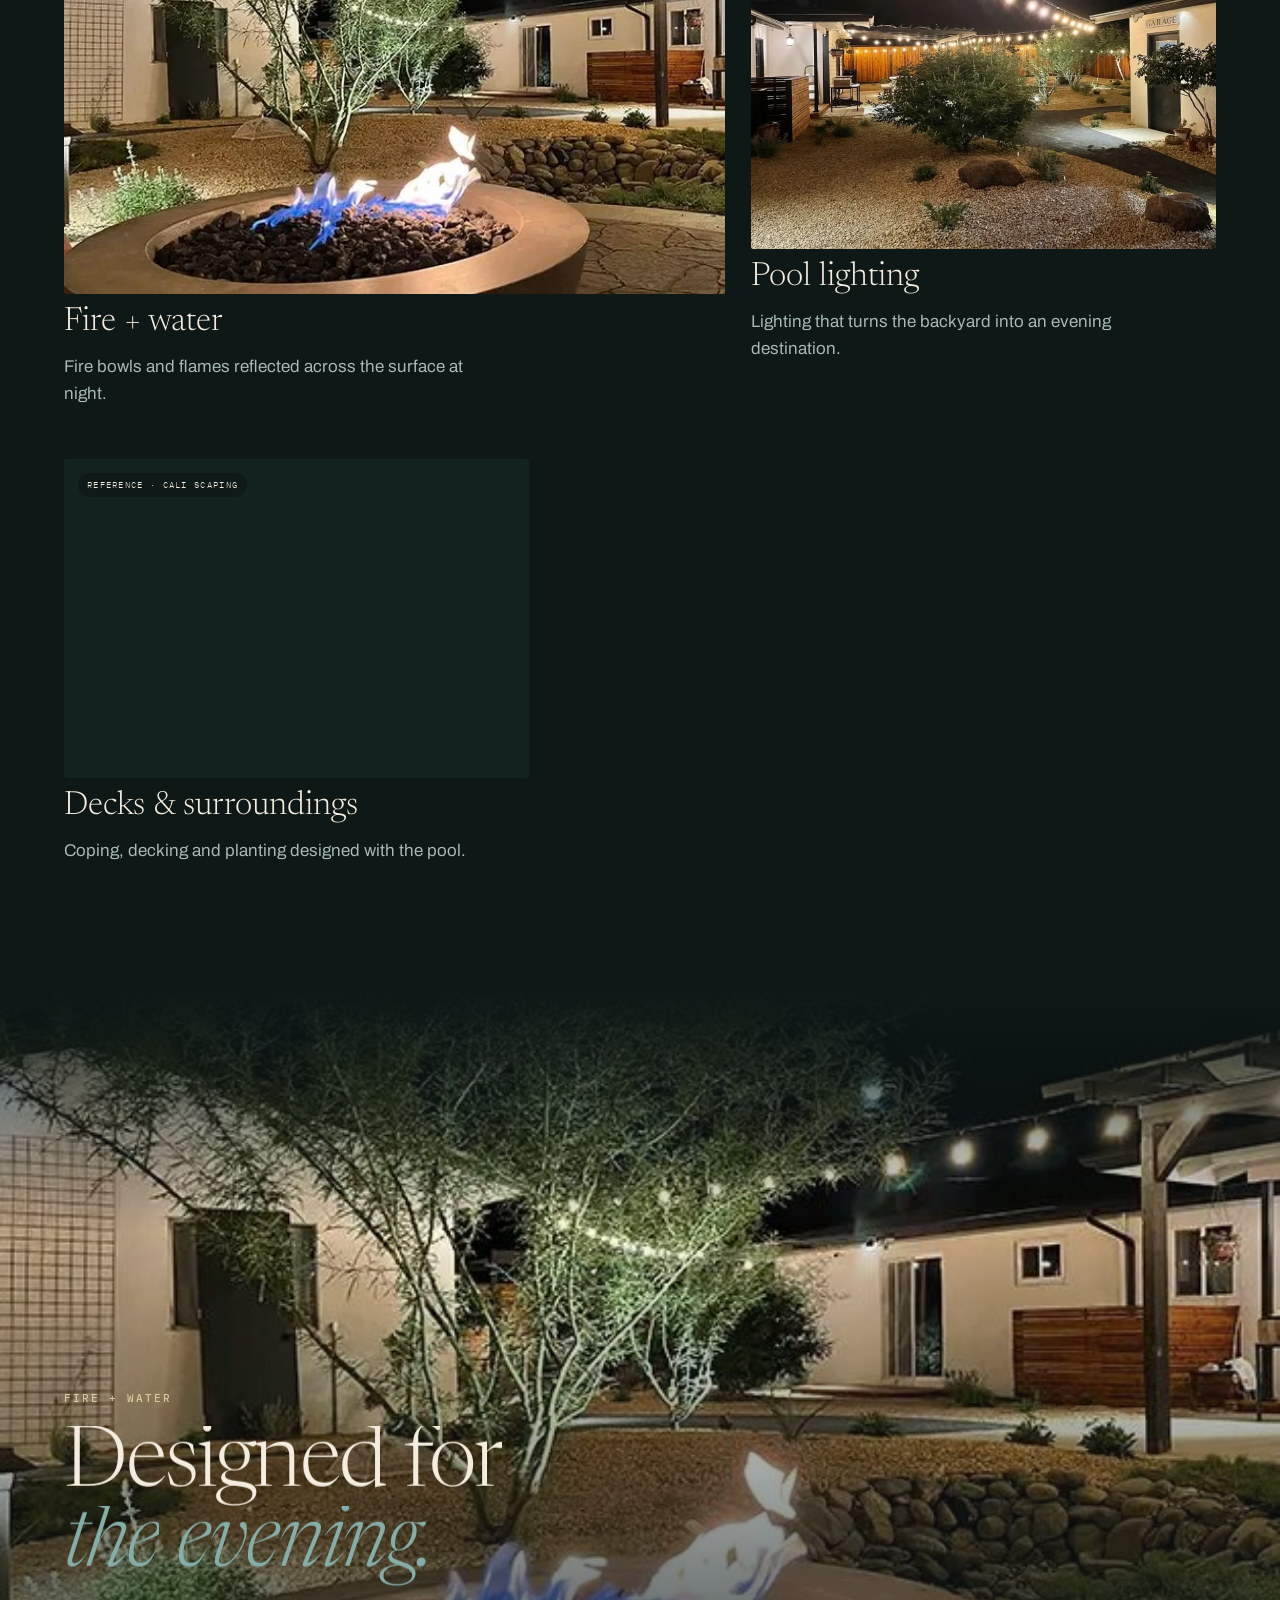
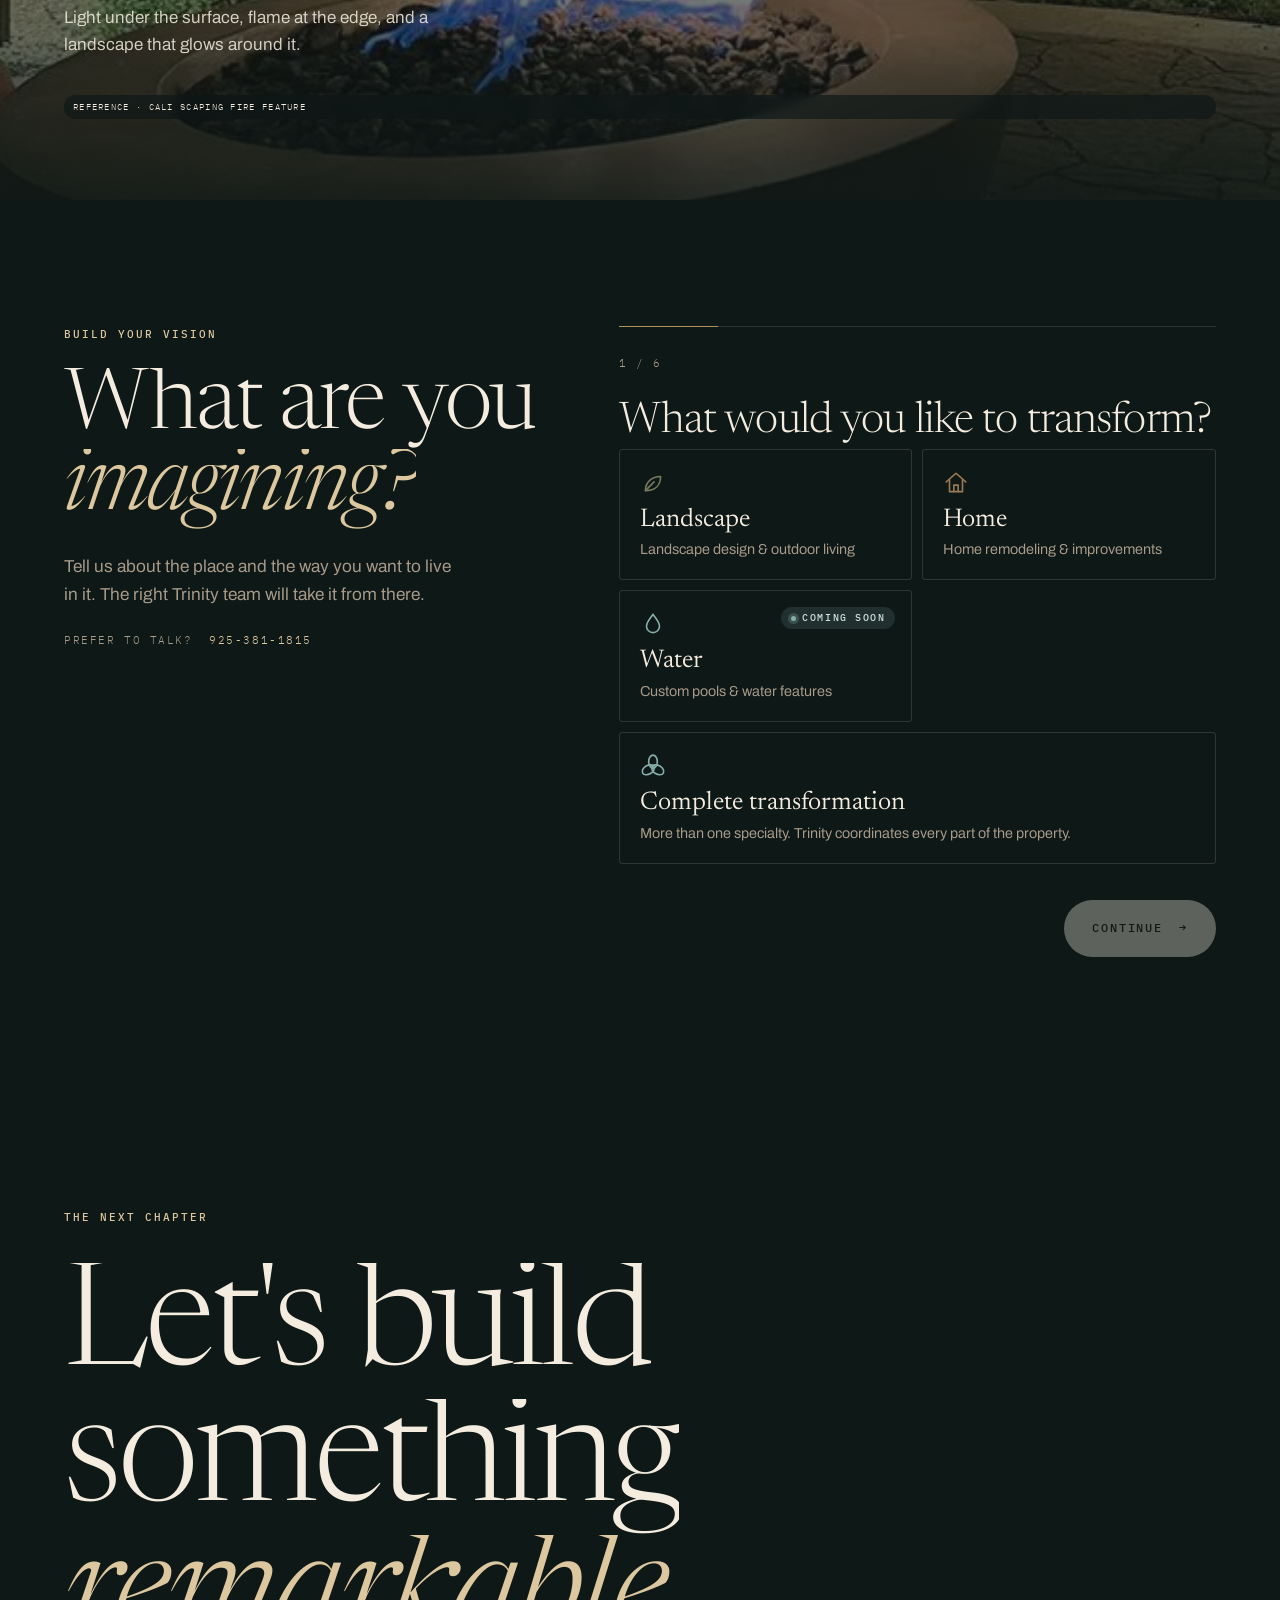
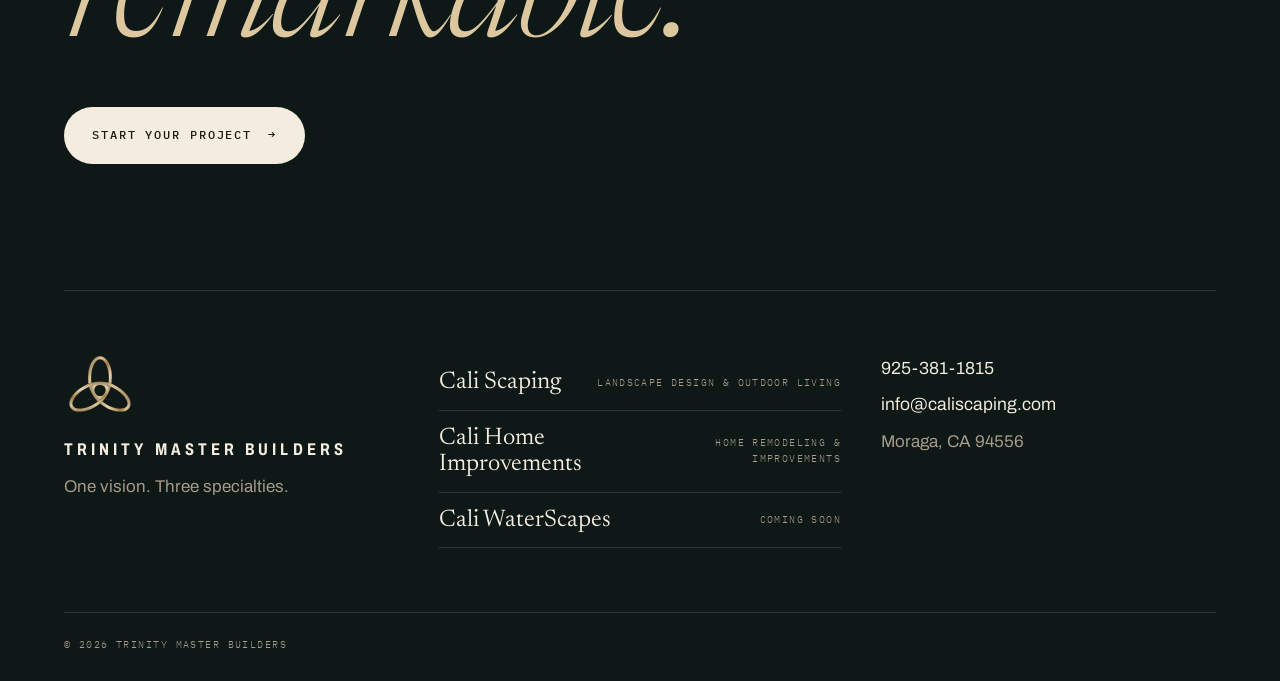
<file: water/index.html>
<!doctype html>
<html lang="en-US">
<head>
<meta name="robots" content="noindex, nofollow">
<meta charset="UTF-8">
<meta name="viewport" content="width=device-width, initial-scale=1, viewport-fit=cover">
<meta name="theme-color" content="#1D1915">
<title>Cali WaterScapes · Custom pools &#038; water features &#8211; Trinity Master Builders</title>
<meta name='robots' content='max-image-preview:large' />
<link rel="preconnect" href="https://fonts.googleapis.com"><link rel="preconnect" href="https://fonts.gstatic.com" crossorigin>
<script id="trinity-config" type="application/json">{"demo":true,"restUrl":"https:\/\/andcefa90.github.io\/trinity-master-builders\/wp-json\/trinity\/v1\/","nonce":"6b22378cf2","themeUrl":"https:\/\/andcefa90.github.io\/trinity-master-builders\/wp-content\/themes\/trinity","intro":true,"lines":[{"slug":"landscape","name":"Landscape","brand":"Cali Scaping","comingSoon":false,"accent":"#78785A"},{"slug":"home-improvements","name":"Home","brand":"Cali Home Improvements","comingSoon":false,"accent":"#9A7A55"},{"slug":"water","name":"Water","brand":"Cali WaterScapes","comingSoon":true,"accent":"#86AEA9"}]}</script>
<script>(function(d){d.classList.add('js');if(matchMedia('(prefers-reduced-motion: reduce)').matches)d.classList.add('reduced');try{var w=sessionStorage.getItem('trinity-curtain');if(w!==null){d.classList.add('curtain-in');d.setAttribute('data-curtain',w);}}catch(e){}})(document.documentElement);</script>
<link rel='dns-prefetch' href='//fonts.googleapis.com' />
<link rel="alternate" type="application/rss+xml" title="Trinity Master Builders &raquo; Water Business line Feed" href="https://andcefa90.github.io/trinity-master-builders/water/feed/" />
<script>window.dataLayer=window.dataLayer||[];</script>
<link rel="canonical" href="https://andcefa90.github.io/trinity-master-builders/water/">
<meta name="description" content="Cali WaterScapes: Custom pools &amp; water features. Custom pools and water features designed as part of the architecture of your home.">
<meta property="og:type" content="website">
<meta property="og:title" content="Cali WaterScapes · Custom pools &#038; water features &#8211; Trinity Master Builders">
<meta property="og:description" content="Cali WaterScapes: Custom pools &amp; water features. Custom pools and water features designed as part of the architecture of your home.">
<meta property="og:url" content="https://andcefa90.github.io/trinity-master-builders/water/">
<meta property="og:site_name" content="Trinity Master Builders">
<meta property="og:image" content="https://andcefa90.github.io/trinity-master-builders/wp-content/uploads/2026/11/landscape-spa.webp">
<meta name="twitter:card" content="summary_large_image">
<meta name="twitter:title" content="Cali WaterScapes · Custom pools &#038; water features &#8211; Trinity Master Builders">
<meta name="twitter:description" content="Cali WaterScapes: Custom pools &amp; water features. Custom pools and water features designed as part of the architecture of your home.">
<meta name="twitter:image" content="https://andcefa90.github.io/trinity-master-builders/wp-content/uploads/2026/11/landscape-spa.webp">
<style id="wp-img-auto-sizes-contain-inline-css">
img:is([sizes=auto i],[sizes^="auto," i]){contain-intrinsic-size:3000px 1500px}
/*# sourceURL=wp-img-auto-sizes-contain-inline-css */
</style>

<style id="global-styles-inline-css">
:root{--wp--preset--aspect-ratio--square: 1;--wp--preset--aspect-ratio--4-3: 4/3;--wp--preset--aspect-ratio--3-4: 3/4;--wp--preset--aspect-ratio--3-2: 3/2;--wp--preset--aspect-ratio--2-3: 2/3;--wp--preset--aspect-ratio--16-9: 16/9;--wp--preset--aspect-ratio--9-16: 9/16;--wp--preset--color--black: #000000;--wp--preset--color--cyan-bluish-gray: #abb8c3;--wp--preset--color--white: #ffffff;--wp--preset--color--pale-pink: #f78da7;--wp--preset--color--vivid-red: #cf2e2e;--wp--preset--color--luminous-vivid-orange: #ff6900;--wp--preset--color--luminous-vivid-amber: #fcb900;--wp--preset--color--light-green-cyan: #7bdcb5;--wp--preset--color--vivid-green-cyan: #00d084;--wp--preset--color--pale-cyan-blue: #8ed1fc;--wp--preset--color--vivid-cyan-blue: #0693e3;--wp--preset--color--vivid-purple: #9b51e0;--wp--preset--gradient--vivid-cyan-blue-to-vivid-purple: linear-gradient(135deg,rgb(6,147,227) 0%,rgb(155,81,224) 100%);--wp--preset--gradient--light-green-cyan-to-vivid-green-cyan: linear-gradient(135deg,rgb(122,220,180) 0%,rgb(0,208,130) 100%);--wp--preset--gradient--luminous-vivid-amber-to-luminous-vivid-orange: linear-gradient(135deg,rgb(252,185,0) 0%,rgb(255,105,0) 100%);--wp--preset--gradient--luminous-vivid-orange-to-vivid-red: linear-gradient(135deg,rgb(255,105,0) 0%,rgb(207,46,46) 100%);--wp--preset--gradient--very-light-gray-to-cyan-bluish-gray: linear-gradient(135deg,rgb(238,238,238) 0%,rgb(169,184,195) 100%);--wp--preset--gradient--cool-to-warm-spectrum: linear-gradient(135deg,rgb(74,234,220) 0%,rgb(151,120,209) 20%,rgb(207,42,186) 40%,rgb(238,44,130) 60%,rgb(251,105,98) 80%,rgb(254,248,76) 100%);--wp--preset--gradient--blush-light-purple: linear-gradient(135deg,rgb(255,206,236) 0%,rgb(152,150,240) 100%);--wp--preset--gradient--blush-bordeaux: linear-gradient(135deg,rgb(254,205,165) 0%,rgb(254,45,45) 50%,rgb(107,0,62) 100%);--wp--preset--gradient--luminous-dusk: linear-gradient(135deg,rgb(255,203,112) 0%,rgb(199,81,192) 50%,rgb(65,88,208) 100%);--wp--preset--gradient--pale-ocean: linear-gradient(135deg,rgb(255,245,203) 0%,rgb(182,227,212) 50%,rgb(51,167,181) 100%);--wp--preset--gradient--electric-grass: linear-gradient(135deg,rgb(202,248,128) 0%,rgb(113,206,126) 100%);--wp--preset--gradient--midnight: linear-gradient(135deg,rgb(2,3,129) 0%,rgb(40,116,252) 100%);--wp--preset--font-size--small: 13px;--wp--preset--font-size--medium: 20px;--wp--preset--font-size--large: 36px;--wp--preset--font-size--x-large: 42px;--wp--preset--spacing--20: 0.44rem;--wp--preset--spacing--30: 0.67rem;--wp--preset--spacing--40: 1rem;--wp--preset--spacing--50: 1.5rem;--wp--preset--spacing--60: 2.25rem;--wp--preset--spacing--70: 3.38rem;--wp--preset--spacing--80: 5.06rem;--wp--preset--shadow--natural: 6px 6px 9px rgba(0, 0, 0, 0.2);--wp--preset--shadow--deep: 12px 12px 50px rgba(0, 0, 0, 0.4);--wp--preset--shadow--sharp: 6px 6px 0px rgba(0, 0, 0, 0.2);--wp--preset--shadow--outlined: 6px 6px 0px -3px rgb(255, 255, 255), 6px 6px rgb(0, 0, 0);--wp--preset--shadow--crisp: 6px 6px 0px rgb(0, 0, 0);}.wp-block-button{--wp--preset--dimension--25: 25%;--wp--preset--dimension--50: 50%;--wp--preset--dimension--75: 75%;--wp--preset--dimension--100: 100%;}:where(body) { margin: 0; }:where(.is-layout-flex){gap: 0.5em;}:where(.is-layout-grid){gap: 0.5em;}body .is-layout-flex{display: flex;}.is-layout-flex{flex-wrap: wrap;align-items: center;}.is-layout-flex > :is(*, div){margin: 0;}body .is-layout-grid{display: grid;}.is-layout-grid > :is(*, div){margin: 0;}body{padding-top: 0px;padding-right: 0px;padding-bottom: 0px;padding-left: 0px;}:root :where(.wp-element-button, .wp-block-button__link){background-color: #32373c;border-width: 0;color: #fff;font-family: inherit;font-size: inherit;font-style: inherit;font-weight: inherit;letter-spacing: inherit;line-height: inherit;padding-top: calc(0.667em + 2px);padding-right: calc(1.333em + 2px);padding-bottom: calc(0.667em + 2px);padding-left: calc(1.333em + 2px);text-decoration: none;text-transform: inherit;}.has-black-color{color: var(--wp--preset--color--black) !important;}.has-cyan-bluish-gray-color{color: var(--wp--preset--color--cyan-bluish-gray) !important;}.has-white-color{color: var(--wp--preset--color--white) !important;}.has-pale-pink-color{color: var(--wp--preset--color--pale-pink) !important;}.has-vivid-red-color{color: var(--wp--preset--color--vivid-red) !important;}.has-luminous-vivid-orange-color{color: var(--wp--preset--color--luminous-vivid-orange) !important;}.has-luminous-vivid-amber-color{color: var(--wp--preset--color--luminous-vivid-amber) !important;}.has-light-green-cyan-color{color: var(--wp--preset--color--light-green-cyan) !important;}.has-vivid-green-cyan-color{color: var(--wp--preset--color--vivid-green-cyan) !important;}.has-pale-cyan-blue-color{color: var(--wp--preset--color--pale-cyan-blue) !important;}.has-vivid-cyan-blue-color{color: var(--wp--preset--color--vivid-cyan-blue) !important;}.has-vivid-purple-color{color: var(--wp--preset--color--vivid-purple) !important;}.has-black-background-color{background-color: var(--wp--preset--color--black) !important;}.has-cyan-bluish-gray-background-color{background-color: var(--wp--preset--color--cyan-bluish-gray) !important;}.has-white-background-color{background-color: var(--wp--preset--color--white) !important;}.has-pale-pink-background-color{background-color: var(--wp--preset--color--pale-pink) !important;}.has-vivid-red-background-color{background-color: var(--wp--preset--color--vivid-red) !important;}.has-luminous-vivid-orange-background-color{background-color: var(--wp--preset--color--luminous-vivid-orange) !important;}.has-luminous-vivid-amber-background-color{background-color: var(--wp--preset--color--luminous-vivid-amber) !important;}.has-light-green-cyan-background-color{background-color: var(--wp--preset--color--light-green-cyan) !important;}.has-vivid-green-cyan-background-color{background-color: var(--wp--preset--color--vivid-green-cyan) !important;}.has-pale-cyan-blue-background-color{background-color: var(--wp--preset--color--pale-cyan-blue) !important;}.has-vivid-cyan-blue-background-color{background-color: var(--wp--preset--color--vivid-cyan-blue) !important;}.has-vivid-purple-background-color{background-color: var(--wp--preset--color--vivid-purple) !important;}.has-black-border-color{border-color: var(--wp--preset--color--black) !important;}.has-cyan-bluish-gray-border-color{border-color: var(--wp--preset--color--cyan-bluish-gray) !important;}.has-white-border-color{border-color: var(--wp--preset--color--white) !important;}.has-pale-pink-border-color{border-color: var(--wp--preset--color--pale-pink) !important;}.has-vivid-red-border-color{border-color: var(--wp--preset--color--vivid-red) !important;}.has-luminous-vivid-orange-border-color{border-color: var(--wp--preset--color--luminous-vivid-orange) !important;}.has-luminous-vivid-amber-border-color{border-color: var(--wp--preset--color--luminous-vivid-amber) !important;}.has-light-green-cyan-border-color{border-color: var(--wp--preset--color--light-green-cyan) !important;}.has-vivid-green-cyan-border-color{border-color: var(--wp--preset--color--vivid-green-cyan) !important;}.has-pale-cyan-blue-border-color{border-color: var(--wp--preset--color--pale-cyan-blue) !important;}.has-vivid-cyan-blue-border-color{border-color: var(--wp--preset--color--vivid-cyan-blue) !important;}.has-vivid-purple-border-color{border-color: var(--wp--preset--color--vivid-purple) !important;}.has-vivid-cyan-blue-to-vivid-purple-gradient-background{background: var(--wp--preset--gradient--vivid-cyan-blue-to-vivid-purple) !important;}.has-light-green-cyan-to-vivid-green-cyan-gradient-background{background: var(--wp--preset--gradient--light-green-cyan-to-vivid-green-cyan) !important;}.has-luminous-vivid-amber-to-luminous-vivid-orange-gradient-background{background: var(--wp--preset--gradient--luminous-vivid-amber-to-luminous-vivid-orange) !important;}.has-luminous-vivid-orange-to-vivid-red-gradient-background{background: var(--wp--preset--gradient--luminous-vivid-orange-to-vivid-red) !important;}.has-very-light-gray-to-cyan-bluish-gray-gradient-background{background: var(--wp--preset--gradient--very-light-gray-to-cyan-bluish-gray) !important;}.has-cool-to-warm-spectrum-gradient-background{background: var(--wp--preset--gradient--cool-to-warm-spectrum) !important;}.has-blush-light-purple-gradient-background{background: var(--wp--preset--gradient--blush-light-purple) !important;}.has-blush-bordeaux-gradient-background{background: var(--wp--preset--gradient--blush-bordeaux) !important;}.has-luminous-dusk-gradient-background{background: var(--wp--preset--gradient--luminous-dusk) !important;}.has-pale-ocean-gradient-background{background: var(--wp--preset--gradient--pale-ocean) !important;}.has-electric-grass-gradient-background{background: var(--wp--preset--gradient--electric-grass) !important;}.has-midnight-gradient-background{background: var(--wp--preset--gradient--midnight) !important;}.has-small-font-size{font-size: var(--wp--preset--font-size--small) !important;}.has-medium-font-size{font-size: var(--wp--preset--font-size--medium) !important;}.has-large-font-size{font-size: var(--wp--preset--font-size--large) !important;}.has-x-large-font-size{font-size: var(--wp--preset--font-size--x-large) !important;}
/*# sourceURL=global-styles-inline-css */
</style>

<link rel='stylesheet' id='trinity-fonts-css' href='https://fonts.googleapis.com/css2?family=Newsreader:ital,opsz,wght@0,6..72,300..500;1,6..72,300..500&#038;family=Archivo:wdth,wght@62..125,300..700&#038;family=IBM+Plex+Mono:wght@400;500&#038;display=swap' media='all' />
<link rel='stylesheet' id='trinity-tokens-css' href='https://andcefa90.github.io/trinity-master-builders/wp-content/themes/trinity/assets/css/tokens.css?ver=1.0.0' media='all' />
<link rel='stylesheet' id='trinity-base-css' href='https://andcefa90.github.io/trinity-master-builders/wp-content/themes/trinity/assets/css/base.css?ver=1.0.0' media='all' />
<link rel='stylesheet' id='trinity-components-css' href='https://andcefa90.github.io/trinity-master-builders/wp-content/themes/trinity/assets/css/components.css?ver=1.0.0' media='all' />
<link rel='stylesheet' id='trinity-view-css' href='https://andcefa90.github.io/trinity-master-builders/wp-content/themes/trinity/assets/css/world.css?ver=1.0.0' media='all' />
<script data-wp-strategy="defer" defer id="gsap-js" src="https://andcefa90.github.io/trinity-master-builders/wp-content/themes/trinity/assets/vendor/gsap.min.js?ver=3.12.5"></script>
<script data-wp-strategy="defer" defer id="gsap-scrolltrigger-js" src="https://andcefa90.github.io/trinity-master-builders/wp-content/themes/trinity/assets/vendor/ScrollTrigger.min.js?ver=3.12.5"></script>
<script data-wp-strategy="defer" defer id="lenis-js" src="https://andcefa90.github.io/trinity-master-builders/wp-content/themes/trinity/assets/vendor/lenis.min.js?ver=1.1.13"></script>
</head>
<body class="archive tax-business_line term-water term-4 wp-embed-responsive wp-theme-trinity world--water">
<a class="skip-link" href="#main">Skip to content</a>


<div class="curtain" aria-hidden="true"><div class="curtain__panel"></div><div class="curtain__mark"><svg class="tri tri--curtain" viewBox="-270 -265 540 470" aria-hidden="true" focusable="false"><defs><linearGradient id="tri55430" x1="0" y1="0" x2="1" y2="1"><stop offset="0" stop-color="#7A5E34"/><stop offset=".28" stop-color="#DCC79F"/><stop offset=".5" stop-color="#9C7B47"/><stop offset=".72" stop-color="#E6D5B0"/><stop offset="1" stop-color="#6B4F2A"/></linearGradient><linearGradient id="tri55430d" x1="0" y1="0" x2="0" y2="1"><stop offset="0" stop-color="#4B3423" stop-opacity=".5"/><stop offset="1" stop-color="#4B3423" stop-opacity=".12"/></linearGradient></defs><g class="tri__g" data-ring="0" transform="rotate(0)"><ellipse class="tri__guide" cx="0" cy="-95" rx="78" ry="150"/><ellipse class="tri__shade" cx="0" cy="-95" rx="78" ry="150" stroke="url(#tri55430d)"/><ellipse class="tri__ring" cx="0" cy="-95" rx="78" ry="150" stroke="currentColor"/></g><g class="tri__g" data-ring="1" transform="rotate(120)"><ellipse class="tri__guide" cx="0" cy="-95" rx="78" ry="150"/><ellipse class="tri__shade" cx="0" cy="-95" rx="78" ry="150" stroke="url(#tri55430d)"/><ellipse class="tri__ring" cx="0" cy="-95" rx="78" ry="150" stroke="currentColor"/></g><g class="tri__g" data-ring="2" transform="rotate(240)"><ellipse class="tri__guide" cx="0" cy="-95" rx="78" ry="150"/><ellipse class="tri__shade" cx="0" cy="-95" rx="78" ry="150" stroke="url(#tri55430d)"/><ellipse class="tri__ring" cx="0" cy="-95" rx="78" ry="150" stroke="currentColor"/></g></svg></div></div>

<header class="site-header" id="site-header">
	<div class="site-header__inner">
		<a class="brand" href="https://andcefa90.github.io/trinity-master-builders/" aria-label="Trinity Master Builders, home">
			<svg class="tri tri--brand" viewBox="-270 -265 540 470" aria-hidden="true" focusable="false"><defs><linearGradient id="tri96299" x1="0" y1="0" x2="1" y2="1"><stop offset="0" stop-color="#7A5E34"/><stop offset=".28" stop-color="#DCC79F"/><stop offset=".5" stop-color="#9C7B47"/><stop offset=".72" stop-color="#E6D5B0"/><stop offset="1" stop-color="#6B4F2A"/></linearGradient><linearGradient id="tri96299d" x1="0" y1="0" x2="0" y2="1"><stop offset="0" stop-color="#4B3423" stop-opacity=".5"/><stop offset="1" stop-color="#4B3423" stop-opacity=".12"/></linearGradient></defs><g class="tri__g" data-ring="0" transform="rotate(0)"><ellipse class="tri__guide" cx="0" cy="-95" rx="78" ry="150"/><ellipse class="tri__shade" cx="0" cy="-95" rx="78" ry="150" stroke="url(#tri96299d)"/><ellipse class="tri__ring" cx="0" cy="-95" rx="78" ry="150" stroke="currentColor"/></g><g class="tri__g" data-ring="1" transform="rotate(120)"><ellipse class="tri__guide" cx="0" cy="-95" rx="78" ry="150"/><ellipse class="tri__shade" cx="0" cy="-95" rx="78" ry="150" stroke="url(#tri96299d)"/><ellipse class="tri__ring" cx="0" cy="-95" rx="78" ry="150" stroke="currentColor"/></g><g class="tri__g" data-ring="2" transform="rotate(240)"><ellipse class="tri__guide" cx="0" cy="-95" rx="78" ry="150"/><ellipse class="tri__shade" cx="0" cy="-95" rx="78" ry="150" stroke="url(#tri96299d)"/><ellipse class="tri__ring" cx="0" cy="-95" rx="78" ry="150" stroke="currentColor"/></g></svg>			<span class="brand__word">Trinity<span class="brand__sub">Master Builders</span></span>
		</a>
		<nav class="primary-nav" aria-label="Primary">
			<ul>
									<li>
						<a href="https://andcefa90.github.io/trinity-master-builders/landscape/" data-world="landscape" >
							<span class="nav-num">01</span>Landscape													</a>
					</li>
									<li>
						<a href="https://andcefa90.github.io/trinity-master-builders/home-improvements/" data-world="home-improvements" >
							<span class="nav-num">02</span>Home													</a>
					</li>
									<li>
						<a href="https://andcefa90.github.io/trinity-master-builders/water/" data-world="water" aria-current="page">
							<span class="nav-num">03</span>Water							<span class="nav-soon">Coming soon</span>						</a>
					</li>
								<li><a href="https://andcefa90.github.io/trinity-master-builders/projects/" >Projects</a></li>
				<li><a href="https://andcefa90.github.io/trinity-master-builders/about/" >About</a></li>
			</ul>
		</nav>
		<a class="header-cta" href="https://andcefa90.github.io/trinity-master-builders/start/" data-track="cta_click" data-track-label="Header: Start a project">Start a project</a>
		<button class="menu-toggle" type="button" aria-expanded="false" aria-controls="menu-panel"><span class="screen-reader-text">Menu</span><i></i><i></i></button>
	</div>
	<div class="scroll-progress" aria-hidden="true"><i></i></div>
</header>

<div class="menu-panel" id="menu-panel" hidden>
	<nav aria-label="Mobile">
		<ol class="menu-panel__worlds">
							<li style="--accent:#78785A">
					<a href="https://andcefa90.github.io/trinity-master-builders/landscape/" data-world="landscape">
						<span class="menu-panel__media"><img width="300" height="225" src="https://andcefa90.github.io/trinity-master-builders/wp-content/uploads/2026/11/landscape-pergola-sunset-300x225.webp" class="attachment-medium size-medium" alt="" loading="lazy" decoding="async" srcset="https://andcefa90.github.io/trinity-master-builders/wp-content/uploads/2026/11/landscape-pergola-sunset-300x225.webp 300w, https://andcefa90.github.io/trinity-master-builders/wp-content/uploads/2026/11/landscape-pergola-sunset-1024x768.webp 1024w, https://andcefa90.github.io/trinity-master-builders/wp-content/uploads/2026/11/landscape-pergola-sunset-768x576.webp 768w, https://andcefa90.github.io/trinity-master-builders/wp-content/uploads/2026/11/landscape-pergola-sunset-1536x1152.webp 1536w, https://andcefa90.github.io/trinity-master-builders/wp-content/uploads/2026/11/landscape-pergola-sunset-1800x1350.webp 1800w, https://andcefa90.github.io/trinity-master-builders/wp-content/uploads/2026/11/landscape-pergola-sunset-1200x900.webp 1200w, https://andcefa90.github.io/trinity-master-builders/wp-content/uploads/2026/11/landscape-pergola-sunset.webp 1920w" sizes="auto, (max-width: 300px) 100vw, 300px" /></span>
						<span class="menu-panel__label"><small>Cali Scaping</small>Landscape</span>
											</a>
				</li>
							<li style="--accent:#9A7A55">
					<a href="https://andcefa90.github.io/trinity-master-builders/home-improvements/" data-world="home-improvements">
						<span class="menu-panel__media"><img width="300" height="200" src="https://andcefa90.github.io/trinity-master-builders/wp-content/uploads/2026/11/home-kitchen-island-300x200.webp" class="attachment-medium size-medium" alt="" loading="lazy" decoding="async" srcset="https://andcefa90.github.io/trinity-master-builders/wp-content/uploads/2026/11/home-kitchen-island-300x200.webp 300w, https://andcefa90.github.io/trinity-master-builders/wp-content/uploads/2026/11/home-kitchen-island-1024x683.webp 1024w, https://andcefa90.github.io/trinity-master-builders/wp-content/uploads/2026/11/home-kitchen-island-768x512.webp 768w, https://andcefa90.github.io/trinity-master-builders/wp-content/uploads/2026/11/home-kitchen-island-1536x1025.webp 1536w, https://andcefa90.github.io/trinity-master-builders/wp-content/uploads/2026/11/home-kitchen-island-1349x900.webp 1349w, https://andcefa90.github.io/trinity-master-builders/wp-content/uploads/2026/11/home-kitchen-island.webp 1920w" sizes="auto, (max-width: 300px) 100vw, 300px" /></span>
						<span class="menu-panel__label"><small>Cali Home Improvements</small>Home</span>
											</a>
				</li>
							<li style="--accent:#86AEA9">
					<a href="https://andcefa90.github.io/trinity-master-builders/water/" data-world="water">
						<span class="menu-panel__media"><img width="300" height="290" src="https://andcefa90.github.io/trinity-master-builders/wp-content/uploads/2026/11/landscape-spa-300x290.webp" class="attachment-medium size-medium" alt="" loading="lazy" decoding="async" srcset="https://andcefa90.github.io/trinity-master-builders/wp-content/uploads/2026/11/landscape-spa-300x290.webp 300w, https://andcefa90.github.io/trinity-master-builders/wp-content/uploads/2026/11/landscape-spa.webp 628w" sizes="auto, (max-width: 300px) 100vw, 300px" /></span>
						<span class="menu-panel__label"><small>Cali WaterScapes</small>Water</span>
						<span class="badge">Coming soon</span>					</a>
				</li>
					</ol>
		<ul class="menu-panel__links">
			<li><a href="https://andcefa90.github.io/trinity-master-builders/projects/">Projects</a></li>
			<li><a href="https://andcefa90.github.io/trinity-master-builders/about/">About</a></li>
			<li><a href="https://andcefa90.github.io/trinity-master-builders/start/" class="is-accent">Start a project</a></li>
		</ul>
		<p class="menu-panel__contact"><a href="tel:9253811815" data-track="phone_click">925-381-1815</a></p>
	</nav>
</div>

<div class="cursor" aria-hidden="true"><span class="cursor__label"></span></div>

<main id="main" class="site-main">
<section class="world-hero" data-tone="dark" data-module="world-hero" style="--accent:#86AEA9" aria-labelledby="world-title">
	<div class="world-hero__media" data-hero-media>
					<canvas class="water-canvas" data-module="water" data-tint="deep" aria-hidden="true"></canvas>
				<div class="hero__veil"></div>
	</div>
	<div class="wrap world-hero__content">
		<p class="eyebrow world-hero__eyebrow">
						<span>Cali WaterScapes · Custom pools &amp; water features</span>
			<span class="badge badge--water">Coming soon</span>		</p>
		<h1 class="world-hero__title" id="world-title" data-split>Water, <em>reimagined.</em></h1>
		<p class="world-hero__lede">The next chapter of outdoor living is coming. Custom pools and water features designed as part of the architecture of your home.</p>
		<div class="world-hero__ctas">
			<a class="btn btn--light" href="#world-story" data-track="water_interest" data-track-label="Explore the vision" data-cursor="Explore" data-magnetic><span class="btn__label">Explore the vision</span><span class="btn__arrow" aria-hidden="true">↓</span></a><a class="btn btn--ghost-light" href="https://andcefa90.github.io/trinity-master-builders/start/?line=water" data-track="water_interest" data-track-label="Be first to know" data-cursor="Explore" ><span class="btn__label">Be first to know</span><span class="btn__arrow" aria-hidden="true">→</span></a>		</div>
	</div>
</section>

<div id="world-story">
<section class="vision-index" data-tone="dark" aria-labelledby="water-vision">
	<div class="wrap">
		<div class="section-head section-head--split">
			<div>
				<p class="eyebrow eyebrow--water">The vision</p>
				<h2 class="section-title" id="water-vision" data-split>Designed as part of <em>the architecture.</em></h2>
			</div>
							<p class="section-note">Cali WaterScapes is the next chapter of Trinity. This is what it will create. Concept imagery is marked, and photos marked &quot;Reference&quot; are completed Cali Scaping installations.</p>
					</div>
		<ul class="vision-grid">
											<li class="vision-card vision-card--0" data-reveal>
					<div class="vision-card__media">
													<canvas class="water-canvas" data-module="water" data-tint="pool" aria-hidden="true"></canvas>
							<svg class="plan-drawing" viewBox="0 0 360 220" aria-hidden="true"><rect x="40" y="70" width="240" height="90" rx="3"/><rect x="40" y="70" width="46" height="90" stroke-dasharray="3 4"/><circle cx="315" cy="115" r="26"/><text x="44" y="60">40'-0" × 16'-0"</text><text x="292" y="160">SPA</text></svg>
							<span class="media-tag">Concept</span>
											</div>
					<h3 class="vision-card__name">Custom pools</h3>
					<p class="vision-card__text">Pools shaped to the architecture of the home and the way you live.</p>
				</li>
											<li class="vision-card vision-card--1" data-reveal>
					<div class="vision-card__media">
													<canvas class="water-canvas" data-module="water" data-tint="pool" aria-hidden="true"></canvas>
							<svg class="plan-drawing" viewBox="0 0 360 220" aria-hidden="true"><rect x="30" y="80" width="300" height="70"/><line x1="30" y1="150" x2="330" y2="150" stroke-width="3"/><text x="34" y="70">VANISHING EDGE</text><path d="M30 175 Q180 160 330 175" stroke-dasharray="4 4"/><text x="34" y="195">VIEW</text></svg>
							<span class="media-tag">Concept</span>
											</div>
					<h3 class="vision-card__name">Infinity edges</h3>
					<p class="vision-card__text">Vanishing edges that let the water meet the view.</p>
				</li>
											<li class="vision-card vision-card--2" data-reveal>
					<div class="vision-card__media">
													<canvas class="water-canvas" data-module="water" data-tint="pool" aria-hidden="true"></canvas>
							<svg class="plan-drawing" viewBox="0 0 360 220" aria-hidden="true"><path d="M40 150 Q40 70 140 70 L300 70 Q330 70 330 110 L330 150 Z"/><rect x="40" y="120" width="70" height="30" stroke-dasharray="3 4"/><text x="44" y="112">SUN SHELF</text><text x="210" y="62">RESORT</text></svg>
							<span class="media-tag">Concept</span>
											</div>
					<h3 class="vision-card__name">Resort-style pools</h3>
					<p class="vision-card__text">Sun shelves, swim-up seating and room for the whole family.</p>
				</li>
											<li class="vision-card vision-card--3" data-reveal>
					<div class="vision-card__media">
													<img width="628" height="607" src="https://andcefa90.github.io/trinity-master-builders/wp-content/uploads/2026/11/landscape-spa.webp" class="attachment-trinity-wide size-trinity-wide wp-post-image" alt="Spas" loading="lazy" sizes="auto, (min-width: 900px) 50vw, 100vw" decoding="async" srcset="https://andcefa90.github.io/trinity-master-builders/wp-content/uploads/2026/11/landscape-spa.webp 628w, https://andcefa90.github.io/trinity-master-builders/wp-content/uploads/2026/11/landscape-spa-300x290.webp 300w" />							<span class="media-tag">Reference · Cali Scaping</span>											</div>
					<h3 class="vision-card__name">Spas</h3>
					<p class="vision-card__text">Spas integrated into the deck and the landscape.</p>
				</li>
											<li class="vision-card vision-card--4" data-reveal>
					<div class="vision-card__media">
													<img width="628" height="607" src="https://andcefa90.github.io/trinity-master-builders/wp-content/uploads/2026/11/landscape-water-feature.webp" class="attachment-trinity-wide size-trinity-wide wp-post-image" alt="Water walls &amp; features" loading="lazy" sizes="auto, (min-width: 900px) 50vw, 100vw" decoding="async" srcset="https://andcefa90.github.io/trinity-master-builders/wp-content/uploads/2026/11/landscape-water-feature.webp 628w, https://andcefa90.github.io/trinity-master-builders/wp-content/uploads/2026/11/landscape-water-feature-300x290.webp 300w" />							<span class="media-tag">Reference · Cali Scaping</span>											</div>
					<h3 class="vision-card__name">Water walls &amp; features</h3>
					<p class="vision-card__text">Sheer descents, scuppers and streams.</p>
				</li>
											<li class="vision-card vision-card--0" data-reveal>
					<div class="vision-card__media">
													<img width="628" height="607" src="https://andcefa90.github.io/trinity-master-builders/wp-content/uploads/2026/11/landscape-fire-feature.webp" class="attachment-trinity-wide size-trinity-wide wp-post-image" alt="Fire + water" loading="lazy" sizes="auto, (min-width: 900px) 50vw, 100vw" decoding="async" srcset="https://andcefa90.github.io/trinity-master-builders/wp-content/uploads/2026/11/landscape-fire-feature.webp 628w, https://andcefa90.github.io/trinity-master-builders/wp-content/uploads/2026/11/landscape-fire-feature-300x290.webp 300w" />							<span class="media-tag">Reference · Cali Scaping</span>											</div>
					<h3 class="vision-card__name">Fire + water</h3>
					<p class="vision-card__text">Fire bowls and flames reflected across the surface at night.</p>
				</li>
											<li class="vision-card vision-card--1" data-reveal>
					<div class="vision-card__media">
													<img width="1280" height="800" src="https://andcefa90.github.io/trinity-master-builders/wp-content/uploads/2026/11/landscape-night-lights.webp" class="attachment-trinity-wide size-trinity-wide wp-post-image" alt="Pool lighting" loading="lazy" sizes="auto, (min-width: 900px) 50vw, 100vw" decoding="async" srcset="https://andcefa90.github.io/trinity-master-builders/wp-content/uploads/2026/11/landscape-night-lights.webp 1280w, https://andcefa90.github.io/trinity-master-builders/wp-content/uploads/2026/11/landscape-night-lights-300x188.webp 300w, https://andcefa90.github.io/trinity-master-builders/wp-content/uploads/2026/11/landscape-night-lights-1024x640.webp 1024w, https://andcefa90.github.io/trinity-master-builders/wp-content/uploads/2026/11/landscape-night-lights-768x480.webp 768w" />							<span class="media-tag">Reference · Cali Scaping</span>											</div>
					<h3 class="vision-card__name">Pool lighting</h3>
					<p class="vision-card__text">Lighting that turns the backyard into an evening destination.</p>
				</li>
											<li class="vision-card vision-card--2" data-reveal>
					<div class="vision-card__media">
													<img width="1200" height="900" src="https://andcefa90.github.io/trinity-master-builders/wp-content/uploads/2026/11/landscape-flagstone-1200x900.webp" class="attachment-trinity-wide size-trinity-wide wp-post-image" alt="Decks &amp; surroundings" loading="lazy" sizes="auto, (min-width: 900px) 50vw, 100vw" decoding="async" srcset="https://andcefa90.github.io/trinity-master-builders/wp-content/uploads/2026/11/landscape-flagstone-1200x900.webp 1200w, https://andcefa90.github.io/trinity-master-builders/wp-content/uploads/2026/11/landscape-flagstone-300x225.webp 300w, https://andcefa90.github.io/trinity-master-builders/wp-content/uploads/2026/11/landscape-flagstone-1024x768.webp 1024w, https://andcefa90.github.io/trinity-master-builders/wp-content/uploads/2026/11/landscape-flagstone-768x576.webp 768w, https://andcefa90.github.io/trinity-master-builders/wp-content/uploads/2026/11/landscape-flagstone-1536x1152.webp 1536w, https://andcefa90.github.io/trinity-master-builders/wp-content/uploads/2026/11/landscape-flagstone-1800x1350.webp 1800w, https://andcefa90.github.io/trinity-master-builders/wp-content/uploads/2026/11/landscape-flagstone.webp 1920w" />							<span class="media-tag">Reference · Cali Scaping</span>											</div>
					<h3 class="vision-card__name">Decks &amp; surroundings</h3>
					<p class="vision-card__text">Coping, decking and planting designed with the pool.</p>
				</li>
					</ul>
	</div>
</section>

<section class="night" data-tone="dark" aria-labelledby="night-title">
	<div class="night__media" data-parallax><img src="https://andcefa90.github.io/trinity-master-builders/wp-content/themes/trinity/assets/demo/landscape-fire-feature.jpg" loading="lazy" decoding="async" alt="" sizes="100vw"></div>
	<div class="wrap night__copy">
		<p class="eyebrow eyebrow--water">Fire + water</p>
		<h2 class="night__title" id="night-title" data-split>Designed for <em>the evening.</em></h2>
		<p>Light under the surface, flame at the edge, and a landscape that glows around it.</p>
		<span class="media-tag media-tag--inline">Reference · Cali Scaping fire feature</span>	</div>
</section>
</div>


<section class="builder builder--compact" id="start" data-tone="dark" aria-labelledby="builder-title">
	<div class="wrap builder__grid">
		<div class="builder__intro">
			<p class="eyebrow">Build your vision</p>
			<h2 class="builder__title" id="builder-title" data-split>What are you <em>imagining?</em></h2>
			<p class="builder__lede">Tell us about the place and the way you want to live in it. The right Trinity team will take it from there.</p>
			<p class="builder__direct">
				Prefer to talk?				<a href="tel:9253811815" data-track="phone_click">925-381-1815</a>
			</p>
		</div>

		<form class="vision" data-module="builder" method="post" action="https://andcefa90.github.io/trinity-master-builders/wp-admin/admin-post.php" novalidate>
			<input type="hidden" name="action" value="trinity_lead">
			<input type="hidden" id="trinity_lead_nonce" name="trinity_lead_nonce" value="75fc9551ef" /><input type="hidden" name="_wp_http_referer" value="/water/" />			<input type="hidden" name="source" value="https://andcefa90.github.io/trinity-master-builders/water/">
			<div class="vision__hp" aria-hidden="true"><label>Company website <input type="text" name="company_website" tabindex="-1" autocomplete="off"></label></div>

			<div class="vision__progress" aria-hidden="true"><i></i></div>
			<p class="vision__count" aria-live="polite"></p>
			<p class="vision__soon" hidden>Cali WaterScapes is coming soon. Share your idea and you&#039;ll be first to hear when we start taking pool projects.</p>

			
			<fieldset class="vision__step" data-step="line">
				<legend class="vision__q">What would you like to transform?</legend>
				<div class="vision__options">
											<label class="option" style="--accent:#78785A">
							<input type="radio" name="line" value="landscape"  data-coming-soon="0" required>
							<svg viewBox="0 0 24 24" aria-hidden="true"><path d="M5 19c0-8 6-13 14-13 0 8-5 13-14 13Z"/><path d="M5 19 13 11"/></svg>
							<span class="option__name">Landscape</span>
							<span class="option__sub">Landscape design &amp; outdoor living</span>
													</label>
											<label class="option" style="--accent:#9A7A55">
							<input type="radio" name="line" value="home-improvements"  data-coming-soon="0" required>
							<svg viewBox="0 0 24 24" aria-hidden="true"><path d="M3 11 12 3l9 8"/><path d="M6 9v11h12V9"/><path d="M10 20v-6h4v6"/></svg>
							<span class="option__name">Home</span>
							<span class="option__sub">Home remodeling &amp; improvements</span>
													</label>
											<label class="option" style="--accent:#86AEA9">
							<input type="radio" name="line" value="water"  data-coming-soon="1" required>
							<svg viewBox="0 0 24 24" aria-hidden="true"><path d="M12 3c3 4.5 6 7.5 6 11a6 6 0 0 1-12 0c0-3.5 3-6.5 6-11Z"/></svg>
							<span class="option__name">Water</span>
							<span class="option__sub">Custom pools &amp; water features</span>
							<span class="badge badge--water option__badge">Coming soon</span>						</label>
										<label class="option option--wide">
						<input type="radio" name="line" value="complete"  data-coming-soon="0">
						<svg viewBox="0 0 24 24" aria-hidden="true"><ellipse cx="12" cy="8" rx="4" ry="6"/><ellipse cx="12" cy="8" rx="4" ry="6" transform="rotate(120 12 13)"/><ellipse cx="12" cy="8" rx="4" ry="6" transform="rotate(240 12 13)"/></svg>
						<span class="option__name">Complete transformation</span>
						<span class="option__sub">More than one specialty. Trinity coordinates every part of the property.</span>
					</label>
				</div>
			</fieldset>

			<fieldset class="vision__step" data-step="location">
				<legend class="vision__q">Where is your project?</legend>
				<div class="field"><label for="v-location">City or ZIP code</label><input id="v-location" name="location" autocomplete="address-level2"></div>
			</fieldset>

			<fieldset class="vision__step" data-step="stage">
				<legend class="vision__q">What stage are you in?</legend>
				<div class="chips">
											<label class="chip"><input type="radio" name="stage" value="Dreaming about it"><span>Dreaming about it</span></label>
											<label class="chip"><input type="radio" name="stage" value="Planning and design"><span>Planning and design</span></label>
											<label class="chip"><input type="radio" name="stage" value="Ready to build"><span>Ready to build</span></label>
											<label class="chip"><input type="radio" name="stage" value="Need it soon"><span>Need it soon</span></label>
									</div>
			</fieldset>

			<fieldset class="vision__step" data-step="timeline">
				<legend class="vision__q">What timeline are you considering?</legend>
				<div class="chips">
											<label class="chip"><input type="radio" name="timeline" value="As soon as possible"><span>As soon as possible</span></label>
											<label class="chip"><input type="radio" name="timeline" value="In 3–6 months"><span>In 3–6 months</span></label>
											<label class="chip"><input type="radio" name="timeline" value="In 6–12 months"><span>In 6–12 months</span></label>
											<label class="chip"><input type="radio" name="timeline" value="Flexible"><span>Flexible</span></label>
									</div>
			</fieldset>

			<fieldset class="vision__step" data-step="vision">
				<legend class="vision__q">Describe what you imagine.</legend>
				<div class="field"><label for="v-vision">A few words are enough</label><textarea id="v-vision" name="vision" rows="3" placeholder="e.g. A backyard for long dinners, with a fire feature and better lighting"></textarea></div>
			</fieldset>

			<fieldset class="vision__step" data-step="contact">
				<legend class="vision__q" data-launch-text="Join the WaterScapes launch list.">Let&#039;s build it.</legend>
				<div class="fields">
					<div class="field"><label for="v-name">Full name</label><input id="v-name" name="name" autocomplete="name" required></div>
					<div class="field"><label for="v-email">Email</label><input id="v-email" name="email" type="email" autocomplete="email" required></div>
					<div class="field"><label for="v-phone">Phone</label><input id="v-phone" name="phone" type="tel" autocomplete="tel"></div>
					<div class="field field--wide"><label for="v-message">Anything else? (optional)</label><input id="v-message" name="message"></div>
				</div>
				<p class="vision__error" role="alert" hidden></p>
			</fieldset>

			<div class="vision__done" hidden tabindex="-1">
				<span class="vision__check" aria-hidden="true">✓</span>
				<p class="vision__q" data-done-title></p>
				<p class="vision__done-text" data-done-text></p>
			</div>

			<div class="vision__nav">
				<button type="button" class="vision__back">← Back</button>
				<button type="submit" class="btn btn--light vision__next" data-magnetic><span class="btn__label">Send</span><span class="btn__arrow" aria-hidden="true">→</span></button>
			</div>
		</form>
	</div>
</section>
</main>

<footer class="site-footer" data-tone="dark">
	<div class="wrap">
				<div class="finale">
			<p class="eyebrow">The next chapter</p>
			<h2 class="finale__title" data-split>Let's build something <em>remarkable.</em></h2>
			<a class="btn btn--light" href="https://andcefa90.github.io/trinity-master-builders/start/" data-track="cta_click" data-track-label="Start your project" data-cursor="Explore" data-magnetic><span class="btn__label">Start your project</span><span class="btn__arrow" aria-hidden="true">→</span></a>		</div>
		
		<div class="footer-grid">
			<div class="footer-brand">
				<svg class="tri tri--footer" viewBox="-270 -265 540 470" aria-hidden="true" focusable="false"><defs><linearGradient id="tri40886" x1="0" y1="0" x2="1" y2="1"><stop offset="0" stop-color="#7A5E34"/><stop offset=".28" stop-color="#DCC79F"/><stop offset=".5" stop-color="#9C7B47"/><stop offset=".72" stop-color="#E6D5B0"/><stop offset="1" stop-color="#6B4F2A"/></linearGradient><linearGradient id="tri40886d" x1="0" y1="0" x2="0" y2="1"><stop offset="0" stop-color="#4B3423" stop-opacity=".5"/><stop offset="1" stop-color="#4B3423" stop-opacity=".12"/></linearGradient></defs><g class="tri__g" data-ring="0" transform="rotate(0)"><ellipse class="tri__guide" cx="0" cy="-95" rx="78" ry="150"/><ellipse class="tri__shade" cx="0" cy="-95" rx="78" ry="150" stroke="url(#tri40886d)"/><ellipse class="tri__ring" cx="0" cy="-95" rx="78" ry="150" stroke="url(#tri40886)"/></g><g class="tri__g" data-ring="1" transform="rotate(120)"><ellipse class="tri__guide" cx="0" cy="-95" rx="78" ry="150"/><ellipse class="tri__shade" cx="0" cy="-95" rx="78" ry="150" stroke="url(#tri40886d)"/><ellipse class="tri__ring" cx="0" cy="-95" rx="78" ry="150" stroke="url(#tri40886)"/></g><g class="tri__g" data-ring="2" transform="rotate(240)"><ellipse class="tri__guide" cx="0" cy="-95" rx="78" ry="150"/><ellipse class="tri__shade" cx="0" cy="-95" rx="78" ry="150" stroke="url(#tri40886d)"/><ellipse class="tri__ring" cx="0" cy="-95" rx="78" ry="150" stroke="url(#tri40886)"/></g></svg>				<p class="footer-brand__name">Trinity Master Builders</p>
				<p class="footer-brand__line">One vision. Three specialties.</p>
			</div>
			<ul class="footer-lines">
									<li>
						<a href="https://andcefa90.github.io/trinity-master-builders/landscape/" data-world="landscape">Cali Scaping</a>
						<span>Landscape design &amp; outdoor living</span>
					</li>
									<li>
						<a href="https://andcefa90.github.io/trinity-master-builders/home-improvements/" data-world="home-improvements">Cali Home Improvements</a>
						<span>Home remodeling &amp; improvements</span>
					</li>
									<li>
						<a href="https://andcefa90.github.io/trinity-master-builders/water/" data-world="water">Cali WaterScapes</a>
						<span>Coming soon</span>
					</li>
							</ul>
			<div class="footer-contact">
				<a href="tel:9253811815" data-track="phone_click">925-381-1815</a>
				<a href="mailto:info@caliscaping.com" data-track="email_click">info@caliscaping.com</a>
				<address>Moraga, CA 94556</address>
							</div>
		</div>

		<div class="footer-legal">
			<p>&copy; 2026 Trinity Master Builders</p>
					</div>
	</div>
</footer>

<script type="speculationrules">
{"prefetch":[{"source":"document","where":{"and":[{"href_matches":"/*"},{"not":{"href_matches":["/wp-*.php","/wp-admin/*","/wp-content/uploads/*","/wp-content/*","/wp-content/plugins/*","/wp-content/themes/trinity/*","/*\\?(.+)"]}},{"not":{"selector_matches":"a[rel~=\"nofollow\"]"}},{"not":{"selector_matches":".no-prefetch, .no-prefetch a"}}]},"eagerness":"conservative"}]}
</script>
<script type="application/ld+json">{"@context":"https://schema.org","@graph":[{"@type":"HomeAndConstructionBusiness","@id":"https://andcefa90.github.io/trinity-master-builders/#org","name":"Trinity Master Builders","url":"https://andcefa90.github.io/trinity-master-builders/","logo":"https://andcefa90.github.io/trinity-master-builders/wp-content/themes/trinity/assets/brand/trinity-logo.jpg","telephone":"925-381-1815","address":{"@type":"PostalAddress","addressLocality":"Moraga","addressRegion":"CA","postalCode":"94556","addressCountry":"US"},"sameAs":[],"makesOffer":[{"@type":"Offer","itemOffered":{"@type":"Service","name":"Cali Scaping: Landscape design & outdoor living","url":"https://andcefa90.github.io/trinity-master-builders/landscape/"}},{"@type":"Offer","itemOffered":{"@type":"Service","name":"Cali Home Improvements: Home remodeling & improvements","url":"https://andcefa90.github.io/trinity-master-builders/home-improvements/"}}]},{"@type":"BreadcrumbList","itemListElement":[{"@type":"ListItem","position":1,"name":"Home","item":"https://andcefa90.github.io/trinity-master-builders/"},{"@type":"ListItem","position":2,"name":"Cali WaterScapes","item":"https://andcefa90.github.io/trinity-master-builders/water/"}]}]}</script>
<script id="trinity-app-js-module" src="https://andcefa90.github.io/trinity-master-builders/wp-content/themes/trinity/assets/js/app.js?ver=1.0.0" type="module"></script>
</body>
</html>
</file>
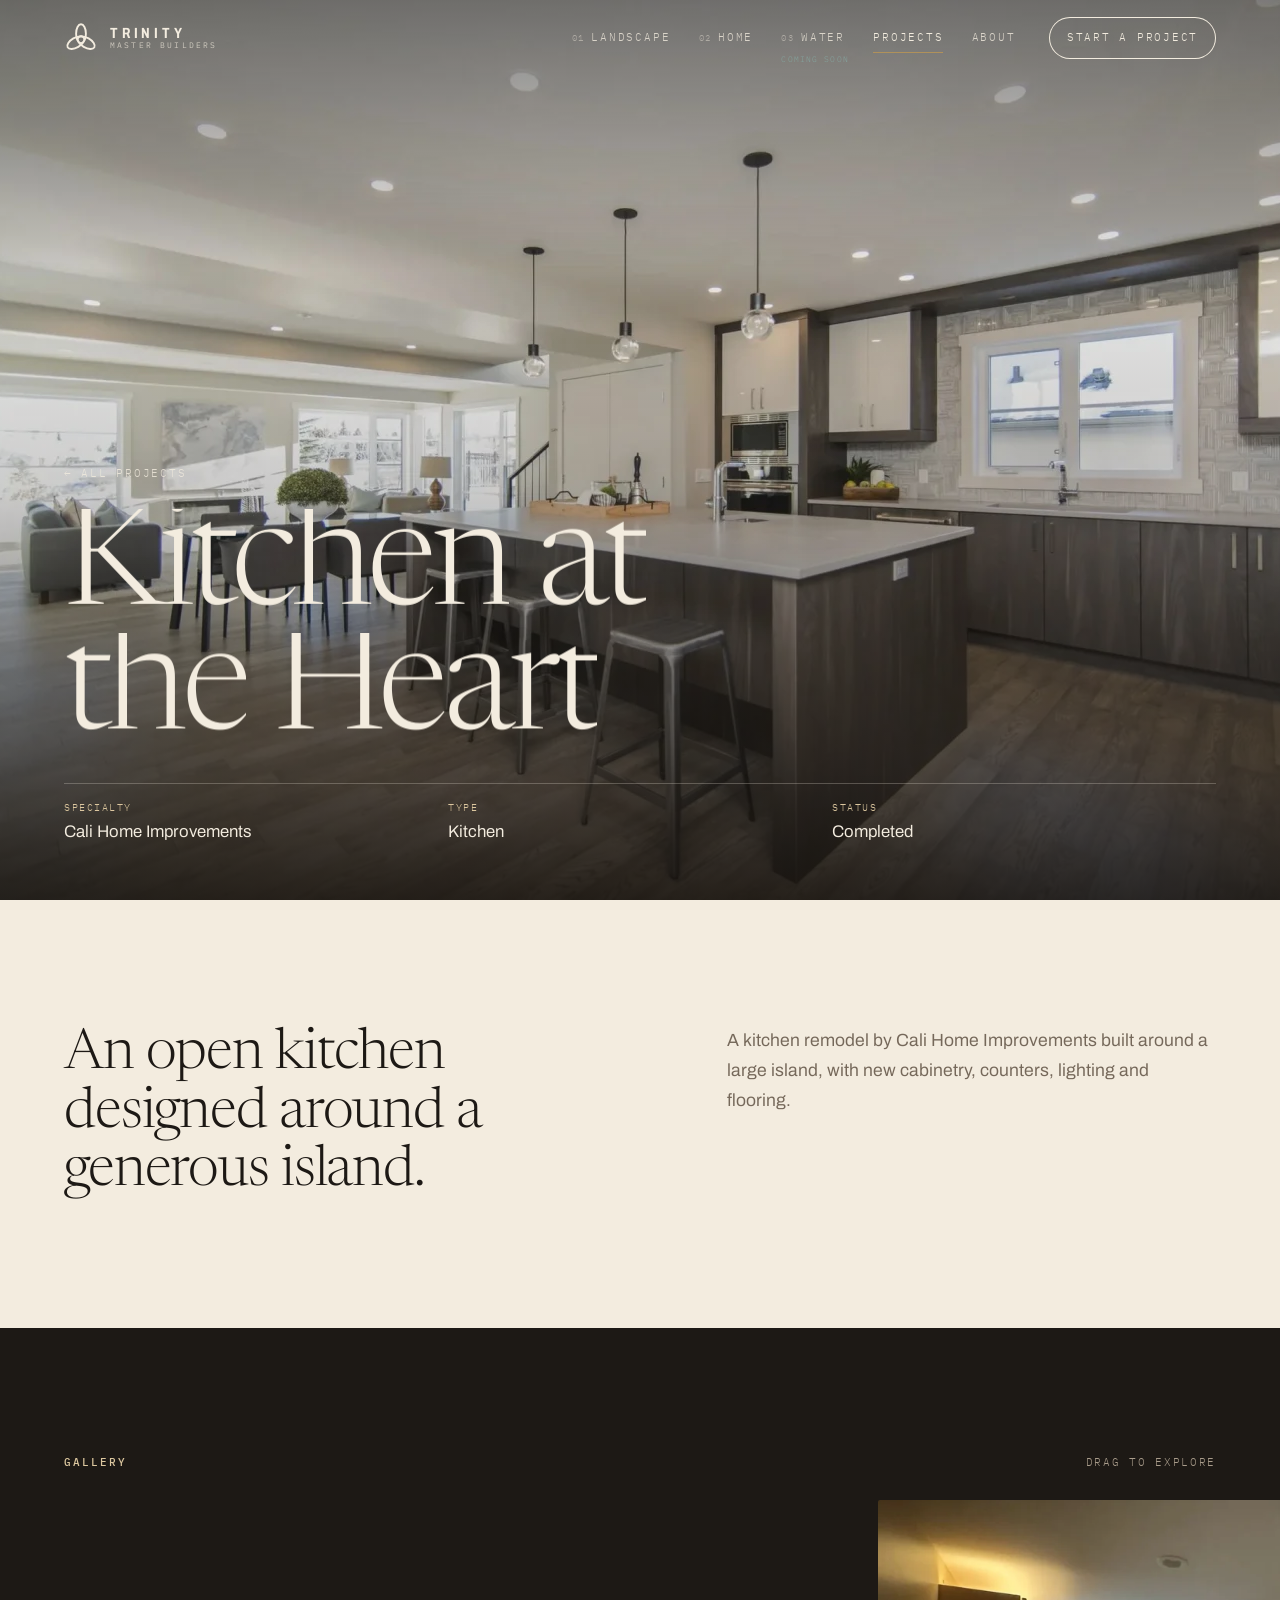
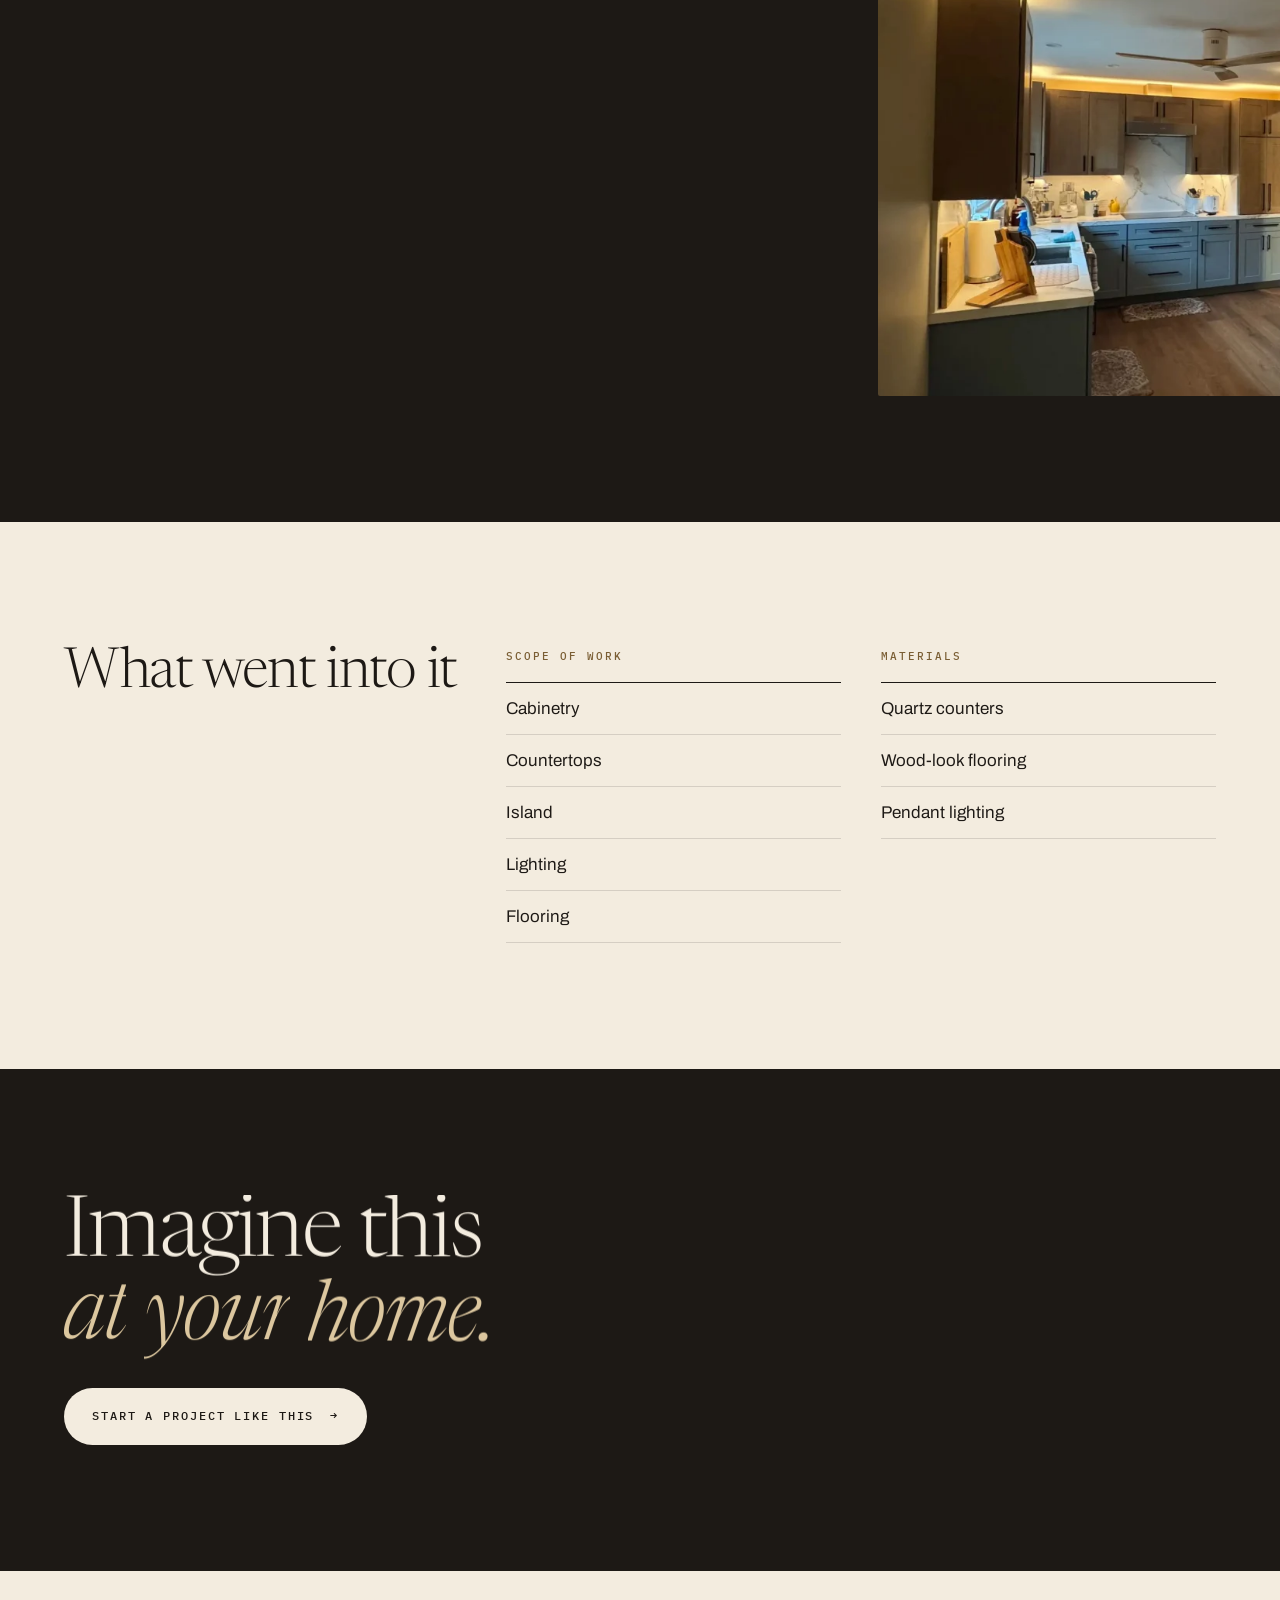
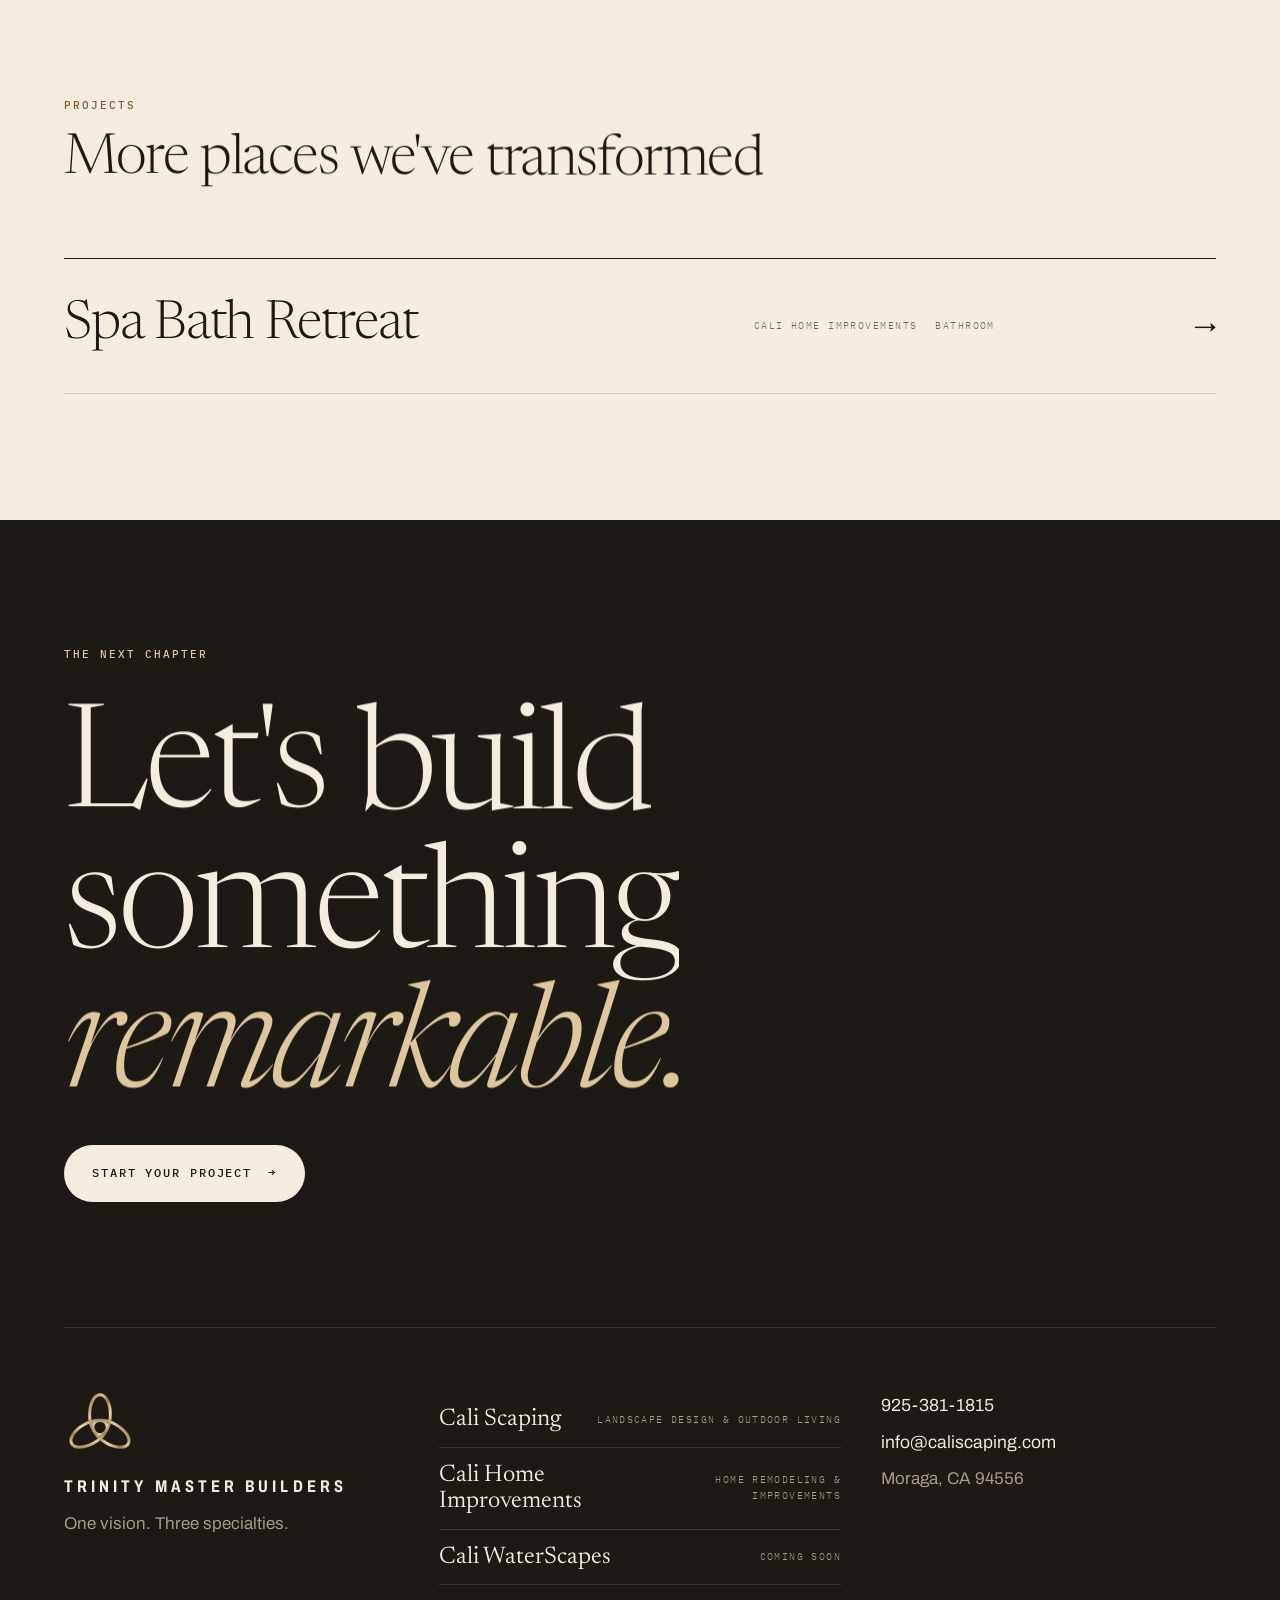
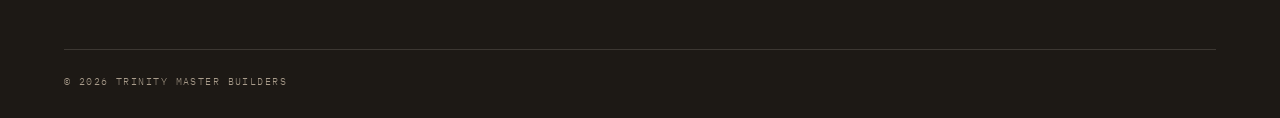
<file: projects/kitchen-at-the-heart/index.html>
<!doctype html>
<html lang="en-US">
<head>
<meta name="robots" content="noindex, nofollow">
<meta charset="UTF-8">
<meta name="viewport" content="width=device-width, initial-scale=1, viewport-fit=cover">
<meta name="theme-color" content="#1D1915">
<title>Kitchen at the Heart &#8211; Trinity Master Builders</title>
<meta name='robots' content='max-image-preview:large' />
<link rel="preconnect" href="https://fonts.googleapis.com"><link rel="preconnect" href="https://fonts.gstatic.com" crossorigin>
<script id="trinity-config" type="application/json">{"demo":true,"restUrl":"https:\/\/andcefa90.github.io\/trinity-master-builders\/wp-json\/trinity\/v1\/","nonce":"6b22378cf2","themeUrl":"https:\/\/andcefa90.github.io\/trinity-master-builders\/wp-content\/themes\/trinity","intro":true,"lines":[{"slug":"landscape","name":"Landscape","brand":"Cali Scaping","comingSoon":false,"accent":"#78785A"},{"slug":"home-improvements","name":"Home","brand":"Cali Home Improvements","comingSoon":false,"accent":"#9A7A55"},{"slug":"water","name":"Water","brand":"Cali WaterScapes","comingSoon":true,"accent":"#86AEA9"}]}</script>
<script>(function(d){d.classList.add('js');if(matchMedia('(prefers-reduced-motion: reduce)').matches)d.classList.add('reduced');try{var w=sessionStorage.getItem('trinity-curtain');if(w!==null){d.classList.add('curtain-in');d.setAttribute('data-curtain',w);}}catch(e){}})(document.documentElement);</script>
<link rel='dns-prefetch' href='//fonts.googleapis.com' />
<script>window.dataLayer=window.dataLayer||[];</script>
<meta name="description" content="An open kitchen designed around a generous island.">
<meta property="og:type" content="article">
<meta property="og:title" content="Kitchen at the Heart &#8211; Trinity Master Builders">
<meta property="og:description" content="An open kitchen designed around a generous island.">
<meta property="og:url" content="https://andcefa90.github.io/trinity-master-builders/projects/kitchen-at-the-heart/">
<meta property="og:site_name" content="Trinity Master Builders">
<meta property="og:image" content="https://andcefa90.github.io/trinity-master-builders/wp-content/uploads/2026/11/home-kitchen-island-1349x900.webp">
<meta name="twitter:card" content="summary_large_image">
<meta name="twitter:title" content="Kitchen at the Heart &#8211; Trinity Master Builders">
<meta name="twitter:description" content="An open kitchen designed around a generous island.">
<meta name="twitter:image" content="https://andcefa90.github.io/trinity-master-builders/wp-content/uploads/2026/11/home-kitchen-island-1349x900.webp">
<style id="wp-img-auto-sizes-contain-inline-css">
img:is([sizes=auto i],[sizes^="auto," i]){contain-intrinsic-size:3000px 1500px}
/*# sourceURL=wp-img-auto-sizes-contain-inline-css */
</style>

<style id="global-styles-inline-css">
:root{--wp--preset--aspect-ratio--square: 1;--wp--preset--aspect-ratio--4-3: 4/3;--wp--preset--aspect-ratio--3-4: 3/4;--wp--preset--aspect-ratio--3-2: 3/2;--wp--preset--aspect-ratio--2-3: 2/3;--wp--preset--aspect-ratio--16-9: 16/9;--wp--preset--aspect-ratio--9-16: 9/16;--wp--preset--color--black: #000000;--wp--preset--color--cyan-bluish-gray: #abb8c3;--wp--preset--color--white: #ffffff;--wp--preset--color--pale-pink: #f78da7;--wp--preset--color--vivid-red: #cf2e2e;--wp--preset--color--luminous-vivid-orange: #ff6900;--wp--preset--color--luminous-vivid-amber: #fcb900;--wp--preset--color--light-green-cyan: #7bdcb5;--wp--preset--color--vivid-green-cyan: #00d084;--wp--preset--color--pale-cyan-blue: #8ed1fc;--wp--preset--color--vivid-cyan-blue: #0693e3;--wp--preset--color--vivid-purple: #9b51e0;--wp--preset--gradient--vivid-cyan-blue-to-vivid-purple: linear-gradient(135deg,rgb(6,147,227) 0%,rgb(155,81,224) 100%);--wp--preset--gradient--light-green-cyan-to-vivid-green-cyan: linear-gradient(135deg,rgb(122,220,180) 0%,rgb(0,208,130) 100%);--wp--preset--gradient--luminous-vivid-amber-to-luminous-vivid-orange: linear-gradient(135deg,rgb(252,185,0) 0%,rgb(255,105,0) 100%);--wp--preset--gradient--luminous-vivid-orange-to-vivid-red: linear-gradient(135deg,rgb(255,105,0) 0%,rgb(207,46,46) 100%);--wp--preset--gradient--very-light-gray-to-cyan-bluish-gray: linear-gradient(135deg,rgb(238,238,238) 0%,rgb(169,184,195) 100%);--wp--preset--gradient--cool-to-warm-spectrum: linear-gradient(135deg,rgb(74,234,220) 0%,rgb(151,120,209) 20%,rgb(207,42,186) 40%,rgb(238,44,130) 60%,rgb(251,105,98) 80%,rgb(254,248,76) 100%);--wp--preset--gradient--blush-light-purple: linear-gradient(135deg,rgb(255,206,236) 0%,rgb(152,150,240) 100%);--wp--preset--gradient--blush-bordeaux: linear-gradient(135deg,rgb(254,205,165) 0%,rgb(254,45,45) 50%,rgb(107,0,62) 100%);--wp--preset--gradient--luminous-dusk: linear-gradient(135deg,rgb(255,203,112) 0%,rgb(199,81,192) 50%,rgb(65,88,208) 100%);--wp--preset--gradient--pale-ocean: linear-gradient(135deg,rgb(255,245,203) 0%,rgb(182,227,212) 50%,rgb(51,167,181) 100%);--wp--preset--gradient--electric-grass: linear-gradient(135deg,rgb(202,248,128) 0%,rgb(113,206,126) 100%);--wp--preset--gradient--midnight: linear-gradient(135deg,rgb(2,3,129) 0%,rgb(40,116,252) 100%);--wp--preset--font-size--small: 13px;--wp--preset--font-size--medium: 20px;--wp--preset--font-size--large: 36px;--wp--preset--font-size--x-large: 42px;--wp--preset--spacing--20: 0.44rem;--wp--preset--spacing--30: 0.67rem;--wp--preset--spacing--40: 1rem;--wp--preset--spacing--50: 1.5rem;--wp--preset--spacing--60: 2.25rem;--wp--preset--spacing--70: 3.38rem;--wp--preset--spacing--80: 5.06rem;--wp--preset--shadow--natural: 6px 6px 9px rgba(0, 0, 0, 0.2);--wp--preset--shadow--deep: 12px 12px 50px rgba(0, 0, 0, 0.4);--wp--preset--shadow--sharp: 6px 6px 0px rgba(0, 0, 0, 0.2);--wp--preset--shadow--outlined: 6px 6px 0px -3px rgb(255, 255, 255), 6px 6px rgb(0, 0, 0);--wp--preset--shadow--crisp: 6px 6px 0px rgb(0, 0, 0);}.wp-block-button{--wp--preset--dimension--25: 25%;--wp--preset--dimension--50: 50%;--wp--preset--dimension--75: 75%;--wp--preset--dimension--100: 100%;}:where(body) { margin: 0; }:where(.is-layout-flex){gap: 0.5em;}:where(.is-layout-grid){gap: 0.5em;}body .is-layout-flex{display: flex;}.is-layout-flex{flex-wrap: wrap;align-items: center;}.is-layout-flex > :is(*, div){margin: 0;}body .is-layout-grid{display: grid;}.is-layout-grid > :is(*, div){margin: 0;}body{padding-top: 0px;padding-right: 0px;padding-bottom: 0px;padding-left: 0px;}:root :where(.wp-element-button, .wp-block-button__link){background-color: #32373c;border-width: 0;color: #fff;font-family: inherit;font-size: inherit;font-style: inherit;font-weight: inherit;letter-spacing: inherit;line-height: inherit;padding-top: calc(0.667em + 2px);padding-right: calc(1.333em + 2px);padding-bottom: calc(0.667em + 2px);padding-left: calc(1.333em + 2px);text-decoration: none;text-transform: inherit;}.has-black-color{color: var(--wp--preset--color--black) !important;}.has-cyan-bluish-gray-color{color: var(--wp--preset--color--cyan-bluish-gray) !important;}.has-white-color{color: var(--wp--preset--color--white) !important;}.has-pale-pink-color{color: var(--wp--preset--color--pale-pink) !important;}.has-vivid-red-color{color: var(--wp--preset--color--vivid-red) !important;}.has-luminous-vivid-orange-color{color: var(--wp--preset--color--luminous-vivid-orange) !important;}.has-luminous-vivid-amber-color{color: var(--wp--preset--color--luminous-vivid-amber) !important;}.has-light-green-cyan-color{color: var(--wp--preset--color--light-green-cyan) !important;}.has-vivid-green-cyan-color{color: var(--wp--preset--color--vivid-green-cyan) !important;}.has-pale-cyan-blue-color{color: var(--wp--preset--color--pale-cyan-blue) !important;}.has-vivid-cyan-blue-color{color: var(--wp--preset--color--vivid-cyan-blue) !important;}.has-vivid-purple-color{color: var(--wp--preset--color--vivid-purple) !important;}.has-black-background-color{background-color: var(--wp--preset--color--black) !important;}.has-cyan-bluish-gray-background-color{background-color: var(--wp--preset--color--cyan-bluish-gray) !important;}.has-white-background-color{background-color: var(--wp--preset--color--white) !important;}.has-pale-pink-background-color{background-color: var(--wp--preset--color--pale-pink) !important;}.has-vivid-red-background-color{background-color: var(--wp--preset--color--vivid-red) !important;}.has-luminous-vivid-orange-background-color{background-color: var(--wp--preset--color--luminous-vivid-orange) !important;}.has-luminous-vivid-amber-background-color{background-color: var(--wp--preset--color--luminous-vivid-amber) !important;}.has-light-green-cyan-background-color{background-color: var(--wp--preset--color--light-green-cyan) !important;}.has-vivid-green-cyan-background-color{background-color: var(--wp--preset--color--vivid-green-cyan) !important;}.has-pale-cyan-blue-background-color{background-color: var(--wp--preset--color--pale-cyan-blue) !important;}.has-vivid-cyan-blue-background-color{background-color: var(--wp--preset--color--vivid-cyan-blue) !important;}.has-vivid-purple-background-color{background-color: var(--wp--preset--color--vivid-purple) !important;}.has-black-border-color{border-color: var(--wp--preset--color--black) !important;}.has-cyan-bluish-gray-border-color{border-color: var(--wp--preset--color--cyan-bluish-gray) !important;}.has-white-border-color{border-color: var(--wp--preset--color--white) !important;}.has-pale-pink-border-color{border-color: var(--wp--preset--color--pale-pink) !important;}.has-vivid-red-border-color{border-color: var(--wp--preset--color--vivid-red) !important;}.has-luminous-vivid-orange-border-color{border-color: var(--wp--preset--color--luminous-vivid-orange) !important;}.has-luminous-vivid-amber-border-color{border-color: var(--wp--preset--color--luminous-vivid-amber) !important;}.has-light-green-cyan-border-color{border-color: var(--wp--preset--color--light-green-cyan) !important;}.has-vivid-green-cyan-border-color{border-color: var(--wp--preset--color--vivid-green-cyan) !important;}.has-pale-cyan-blue-border-color{border-color: var(--wp--preset--color--pale-cyan-blue) !important;}.has-vivid-cyan-blue-border-color{border-color: var(--wp--preset--color--vivid-cyan-blue) !important;}.has-vivid-purple-border-color{border-color: var(--wp--preset--color--vivid-purple) !important;}.has-vivid-cyan-blue-to-vivid-purple-gradient-background{background: var(--wp--preset--gradient--vivid-cyan-blue-to-vivid-purple) !important;}.has-light-green-cyan-to-vivid-green-cyan-gradient-background{background: var(--wp--preset--gradient--light-green-cyan-to-vivid-green-cyan) !important;}.has-luminous-vivid-amber-to-luminous-vivid-orange-gradient-background{background: var(--wp--preset--gradient--luminous-vivid-amber-to-luminous-vivid-orange) !important;}.has-luminous-vivid-orange-to-vivid-red-gradient-background{background: var(--wp--preset--gradient--luminous-vivid-orange-to-vivid-red) !important;}.has-very-light-gray-to-cyan-bluish-gray-gradient-background{background: var(--wp--preset--gradient--very-light-gray-to-cyan-bluish-gray) !important;}.has-cool-to-warm-spectrum-gradient-background{background: var(--wp--preset--gradient--cool-to-warm-spectrum) !important;}.has-blush-light-purple-gradient-background{background: var(--wp--preset--gradient--blush-light-purple) !important;}.has-blush-bordeaux-gradient-background{background: var(--wp--preset--gradient--blush-bordeaux) !important;}.has-luminous-dusk-gradient-background{background: var(--wp--preset--gradient--luminous-dusk) !important;}.has-pale-ocean-gradient-background{background: var(--wp--preset--gradient--pale-ocean) !important;}.has-electric-grass-gradient-background{background: var(--wp--preset--gradient--electric-grass) !important;}.has-midnight-gradient-background{background: var(--wp--preset--gradient--midnight) !important;}.has-small-font-size{font-size: var(--wp--preset--font-size--small) !important;}.has-medium-font-size{font-size: var(--wp--preset--font-size--medium) !important;}.has-large-font-size{font-size: var(--wp--preset--font-size--large) !important;}.has-x-large-font-size{font-size: var(--wp--preset--font-size--x-large) !important;}
/*# sourceURL=global-styles-inline-css */
</style>

<link rel='stylesheet' id='trinity-fonts-css' href='https://fonts.googleapis.com/css2?family=Newsreader:ital,opsz,wght@0,6..72,300..500;1,6..72,300..500&#038;family=Archivo:wdth,wght@62..125,300..700&#038;family=IBM+Plex+Mono:wght@400;500&#038;display=swap' media='all' />
<link rel='stylesheet' id='trinity-tokens-css' href='https://andcefa90.github.io/trinity-master-builders/wp-content/themes/trinity/assets/css/tokens.css?ver=1.0.0' media='all' />
<link rel='stylesheet' id='trinity-base-css' href='https://andcefa90.github.io/trinity-master-builders/wp-content/themes/trinity/assets/css/base.css?ver=1.0.0' media='all' />
<link rel='stylesheet' id='trinity-components-css' href='https://andcefa90.github.io/trinity-master-builders/wp-content/themes/trinity/assets/css/components.css?ver=1.0.0' media='all' />
<link rel='stylesheet' id='trinity-view-css' href='https://andcefa90.github.io/trinity-master-builders/wp-content/themes/trinity/assets/css/project.css?ver=1.0.0' media='all' />
<script data-wp-strategy="defer" defer id="gsap-js" src="https://andcefa90.github.io/trinity-master-builders/wp-content/themes/trinity/assets/vendor/gsap.min.js?ver=3.12.5"></script>
<script data-wp-strategy="defer" defer id="gsap-scrolltrigger-js" src="https://andcefa90.github.io/trinity-master-builders/wp-content/themes/trinity/assets/vendor/ScrollTrigger.min.js?ver=3.12.5"></script>
<script data-wp-strategy="defer" defer id="lenis-js" src="https://andcefa90.github.io/trinity-master-builders/wp-content/themes/trinity/assets/vendor/lenis.min.js?ver=1.1.13"></script>
<link rel="canonical" href="https://andcefa90.github.io/trinity-master-builders/projects/kitchen-at-the-heart/" />
<link rel='shortlink' href='https://andcefa90.github.io/trinity-master-builders/?p=21' />
</head>
<body class="wp-singular project-template-default single single-project postid-21 wp-embed-responsive wp-theme-trinity world--home-improvements">
<a class="skip-link" href="#main">Skip to content</a>


<div class="curtain" aria-hidden="true"><div class="curtain__panel"></div><div class="curtain__mark"><svg class="tri tri--curtain" viewBox="-270 -265 540 470" aria-hidden="true" focusable="false"><defs><linearGradient id="tri73194" x1="0" y1="0" x2="1" y2="1"><stop offset="0" stop-color="#7A5E34"/><stop offset=".28" stop-color="#DCC79F"/><stop offset=".5" stop-color="#9C7B47"/><stop offset=".72" stop-color="#E6D5B0"/><stop offset="1" stop-color="#6B4F2A"/></linearGradient><linearGradient id="tri73194d" x1="0" y1="0" x2="0" y2="1"><stop offset="0" stop-color="#4B3423" stop-opacity=".5"/><stop offset="1" stop-color="#4B3423" stop-opacity=".12"/></linearGradient></defs><g class="tri__g" data-ring="0" transform="rotate(0)"><ellipse class="tri__guide" cx="0" cy="-95" rx="78" ry="150"/><ellipse class="tri__shade" cx="0" cy="-95" rx="78" ry="150" stroke="url(#tri73194d)"/><ellipse class="tri__ring" cx="0" cy="-95" rx="78" ry="150" stroke="currentColor"/></g><g class="tri__g" data-ring="1" transform="rotate(120)"><ellipse class="tri__guide" cx="0" cy="-95" rx="78" ry="150"/><ellipse class="tri__shade" cx="0" cy="-95" rx="78" ry="150" stroke="url(#tri73194d)"/><ellipse class="tri__ring" cx="0" cy="-95" rx="78" ry="150" stroke="currentColor"/></g><g class="tri__g" data-ring="2" transform="rotate(240)"><ellipse class="tri__guide" cx="0" cy="-95" rx="78" ry="150"/><ellipse class="tri__shade" cx="0" cy="-95" rx="78" ry="150" stroke="url(#tri73194d)"/><ellipse class="tri__ring" cx="0" cy="-95" rx="78" ry="150" stroke="currentColor"/></g></svg></div></div>

<header class="site-header" id="site-header">
	<div class="site-header__inner">
		<a class="brand" href="https://andcefa90.github.io/trinity-master-builders/" aria-label="Trinity Master Builders, home">
			<svg class="tri tri--brand" viewBox="-270 -265 540 470" aria-hidden="true" focusable="false"><defs><linearGradient id="tri62860" x1="0" y1="0" x2="1" y2="1"><stop offset="0" stop-color="#7A5E34"/><stop offset=".28" stop-color="#DCC79F"/><stop offset=".5" stop-color="#9C7B47"/><stop offset=".72" stop-color="#E6D5B0"/><stop offset="1" stop-color="#6B4F2A"/></linearGradient><linearGradient id="tri62860d" x1="0" y1="0" x2="0" y2="1"><stop offset="0" stop-color="#4B3423" stop-opacity=".5"/><stop offset="1" stop-color="#4B3423" stop-opacity=".12"/></linearGradient></defs><g class="tri__g" data-ring="0" transform="rotate(0)"><ellipse class="tri__guide" cx="0" cy="-95" rx="78" ry="150"/><ellipse class="tri__shade" cx="0" cy="-95" rx="78" ry="150" stroke="url(#tri62860d)"/><ellipse class="tri__ring" cx="0" cy="-95" rx="78" ry="150" stroke="currentColor"/></g><g class="tri__g" data-ring="1" transform="rotate(120)"><ellipse class="tri__guide" cx="0" cy="-95" rx="78" ry="150"/><ellipse class="tri__shade" cx="0" cy="-95" rx="78" ry="150" stroke="url(#tri62860d)"/><ellipse class="tri__ring" cx="0" cy="-95" rx="78" ry="150" stroke="currentColor"/></g><g class="tri__g" data-ring="2" transform="rotate(240)"><ellipse class="tri__guide" cx="0" cy="-95" rx="78" ry="150"/><ellipse class="tri__shade" cx="0" cy="-95" rx="78" ry="150" stroke="url(#tri62860d)"/><ellipse class="tri__ring" cx="0" cy="-95" rx="78" ry="150" stroke="currentColor"/></g></svg>			<span class="brand__word">Trinity<span class="brand__sub">Master Builders</span></span>
		</a>
		<nav class="primary-nav" aria-label="Primary">
			<ul>
									<li>
						<a href="https://andcefa90.github.io/trinity-master-builders/landscape/" data-world="landscape" >
							<span class="nav-num">01</span>Landscape													</a>
					</li>
									<li>
						<a href="https://andcefa90.github.io/trinity-master-builders/home-improvements/" data-world="home-improvements" >
							<span class="nav-num">02</span>Home													</a>
					</li>
									<li>
						<a href="https://andcefa90.github.io/trinity-master-builders/water/" data-world="water" >
							<span class="nav-num">03</span>Water							<span class="nav-soon">Coming soon</span>						</a>
					</li>
								<li><a href="https://andcefa90.github.io/trinity-master-builders/projects/" aria-current="page">Projects</a></li>
				<li><a href="https://andcefa90.github.io/trinity-master-builders/about/" >About</a></li>
			</ul>
		</nav>
		<a class="header-cta" href="https://andcefa90.github.io/trinity-master-builders/start/" data-track="cta_click" data-track-label="Header: Start a project">Start a project</a>
		<button class="menu-toggle" type="button" aria-expanded="false" aria-controls="menu-panel"><span class="screen-reader-text">Menu</span><i></i><i></i></button>
	</div>
	<div class="scroll-progress" aria-hidden="true"><i></i></div>
</header>

<div class="menu-panel" id="menu-panel" hidden>
	<nav aria-label="Mobile">
		<ol class="menu-panel__worlds">
							<li style="--accent:#78785A">
					<a href="https://andcefa90.github.io/trinity-master-builders/landscape/" data-world="landscape">
						<span class="menu-panel__media"><img width="300" height="225" src="https://andcefa90.github.io/trinity-master-builders/wp-content/uploads/2026/11/landscape-pergola-sunset-300x225.webp" class="attachment-medium size-medium" alt="" loading="lazy" decoding="async" srcset="https://andcefa90.github.io/trinity-master-builders/wp-content/uploads/2026/11/landscape-pergola-sunset-300x225.webp 300w, https://andcefa90.github.io/trinity-master-builders/wp-content/uploads/2026/11/landscape-pergola-sunset-1024x768.webp 1024w, https://andcefa90.github.io/trinity-master-builders/wp-content/uploads/2026/11/landscape-pergola-sunset-768x576.webp 768w, https://andcefa90.github.io/trinity-master-builders/wp-content/uploads/2026/11/landscape-pergola-sunset-1536x1152.webp 1536w, https://andcefa90.github.io/trinity-master-builders/wp-content/uploads/2026/11/landscape-pergola-sunset-1800x1350.webp 1800w, https://andcefa90.github.io/trinity-master-builders/wp-content/uploads/2026/11/landscape-pergola-sunset-1200x900.webp 1200w, https://andcefa90.github.io/trinity-master-builders/wp-content/uploads/2026/11/landscape-pergola-sunset.webp 1920w" sizes="auto, (max-width: 300px) 100vw, 300px" /></span>
						<span class="menu-panel__label"><small>Cali Scaping</small>Landscape</span>
											</a>
				</li>
							<li style="--accent:#9A7A55">
					<a href="https://andcefa90.github.io/trinity-master-builders/home-improvements/" data-world="home-improvements">
						<span class="menu-panel__media"><img width="300" height="200" src="https://andcefa90.github.io/trinity-master-builders/wp-content/uploads/2026/11/home-kitchen-island-300x200.webp" class="attachment-medium size-medium" alt="" loading="lazy" decoding="async" srcset="https://andcefa90.github.io/trinity-master-builders/wp-content/uploads/2026/11/home-kitchen-island-300x200.webp 300w, https://andcefa90.github.io/trinity-master-builders/wp-content/uploads/2026/11/home-kitchen-island-1024x683.webp 1024w, https://andcefa90.github.io/trinity-master-builders/wp-content/uploads/2026/11/home-kitchen-island-768x512.webp 768w, https://andcefa90.github.io/trinity-master-builders/wp-content/uploads/2026/11/home-kitchen-island-1536x1025.webp 1536w, https://andcefa90.github.io/trinity-master-builders/wp-content/uploads/2026/11/home-kitchen-island-1349x900.webp 1349w, https://andcefa90.github.io/trinity-master-builders/wp-content/uploads/2026/11/home-kitchen-island.webp 1920w" sizes="auto, (max-width: 300px) 100vw, 300px" /></span>
						<span class="menu-panel__label"><small>Cali Home Improvements</small>Home</span>
											</a>
				</li>
							<li style="--accent:#86AEA9">
					<a href="https://andcefa90.github.io/trinity-master-builders/water/" data-world="water">
						<span class="menu-panel__media"><img width="300" height="290" src="https://andcefa90.github.io/trinity-master-builders/wp-content/uploads/2026/11/landscape-spa-300x290.webp" class="attachment-medium size-medium" alt="" loading="lazy" decoding="async" srcset="https://andcefa90.github.io/trinity-master-builders/wp-content/uploads/2026/11/landscape-spa-300x290.webp 300w, https://andcefa90.github.io/trinity-master-builders/wp-content/uploads/2026/11/landscape-spa.webp 628w" sizes="auto, (max-width: 300px) 100vw, 300px" /></span>
						<span class="menu-panel__label"><small>Cali WaterScapes</small>Water</span>
						<span class="badge">Coming soon</span>					</a>
				</li>
					</ol>
		<ul class="menu-panel__links">
			<li><a href="https://andcefa90.github.io/trinity-master-builders/projects/">Projects</a></li>
			<li><a href="https://andcefa90.github.io/trinity-master-builders/about/">About</a></li>
			<li><a href="https://andcefa90.github.io/trinity-master-builders/start/" class="is-accent">Start a project</a></li>
		</ul>
		<p class="menu-panel__contact"><a href="tel:9253811815" data-track="phone_click">925-381-1815</a></p>
	</nav>
</div>

<div class="cursor" aria-hidden="true"><span class="cursor__label"></span></div>

<main id="main" class="site-main">
<article class="project" data-project-id="21" data-track-view="project_view" data-track-label="Kitchen at the Heart">
	<header class="project-hero" data-tone="dark">
		<div class="project-hero__media" data-hero-media><img width="1920" height="1281" src="https://andcefa90.github.io/trinity-master-builders/wp-content/uploads/2026/11/home-kitchen-island.webp" class="attachment-trinity-cinema size-trinity-cinema wp-post-image" alt="" loading="eager" fetchpriority="high" sizes="100vw" decoding="async" srcset="https://andcefa90.github.io/trinity-master-builders/wp-content/uploads/2026/11/home-kitchen-island.webp 1920w, https://andcefa90.github.io/trinity-master-builders/wp-content/uploads/2026/11/home-kitchen-island-300x200.webp 300w, https://andcefa90.github.io/trinity-master-builders/wp-content/uploads/2026/11/home-kitchen-island-1024x683.webp 1024w, https://andcefa90.github.io/trinity-master-builders/wp-content/uploads/2026/11/home-kitchen-island-768x512.webp 768w, https://andcefa90.github.io/trinity-master-builders/wp-content/uploads/2026/11/home-kitchen-island-1536x1025.webp 1536w, https://andcefa90.github.io/trinity-master-builders/wp-content/uploads/2026/11/home-kitchen-island-1349x900.webp 1349w" /><div class="hero__veil"></div></div>
		<div class="wrap project-hero__content">
			<a class="project-hero__back" href="https://andcefa90.github.io/trinity-master-builders/projects/">← All projects</a>
			<h1 class="project-hero__title" data-split>Kitchen at the Heart</h1>
							<dl class="facts">
											<div><dt>Specialty</dt><dd>Cali Home Improvements</dd></div>
											<div><dt>Type</dt><dd>Kitchen</dd></div>
											<div><dt>Status</dt><dd>Completed</dd></div>
									</dl>
					</div>
	</header>

	<section class="project-intro" data-tone="light">
		<div class="wrap project-intro__grid">
			<p class="project-intro__lede">An open kitchen designed around a generous island.</p>			<div class="project-intro__body prose"><p>A kitchen remodel by Cali Home Improvements built around a large island, with new cabinetry, counters, lighting and flooring.</p>
</div>
		</div>
	</section>

	
	
	
			<section class="gallery" data-tone="dark" data-module="drag-reel" aria-label="Gallery">
			<div class="wrap reel__head"><p class="eyebrow">Gallery</p><p class="reel__hint">Drag to explore</p></div>
			<ul class="reel__track gallery__track" data-cursor="Drag">
									<li class="gallery__item"><img width="1349" height="900" src="https://andcefa90.github.io/trinity-master-builders/wp-content/uploads/2026/11/home-kitchen-island-1349x900.webp" class="attachment-trinity-wide size-trinity-wide" alt="" loading="lazy" sizes="auto, (min-width: 900px) 60vw, 88vw" decoding="async" srcset="https://andcefa90.github.io/trinity-master-builders/wp-content/uploads/2026/11/home-kitchen-island-1349x900.webp 1349w, https://andcefa90.github.io/trinity-master-builders/wp-content/uploads/2026/11/home-kitchen-island-300x200.webp 300w, https://andcefa90.github.io/trinity-master-builders/wp-content/uploads/2026/11/home-kitchen-island-1024x683.webp 1024w, https://andcefa90.github.io/trinity-master-builders/wp-content/uploads/2026/11/home-kitchen-island-768x512.webp 768w, https://andcefa90.github.io/trinity-master-builders/wp-content/uploads/2026/11/home-kitchen-island-1536x1025.webp 1536w, https://andcefa90.github.io/trinity-master-builders/wp-content/uploads/2026/11/home-kitchen-island.webp 1920w" /></li>
									<li class="gallery__item"><img width="1200" height="900" src="https://andcefa90.github.io/trinity-master-builders/wp-content/uploads/2026/11/home-kitchen-warm-1200x900.webp" class="attachment-trinity-wide size-trinity-wide" alt="" loading="lazy" sizes="auto, (min-width: 900px) 60vw, 88vw" decoding="async" srcset="https://andcefa90.github.io/trinity-master-builders/wp-content/uploads/2026/11/home-kitchen-warm-1200x900.webp 1200w, https://andcefa90.github.io/trinity-master-builders/wp-content/uploads/2026/11/home-kitchen-warm-300x225.webp 300w, https://andcefa90.github.io/trinity-master-builders/wp-content/uploads/2026/11/home-kitchen-warm-1024x768.webp 1024w, https://andcefa90.github.io/trinity-master-builders/wp-content/uploads/2026/11/home-kitchen-warm-768x576.webp 768w, https://andcefa90.github.io/trinity-master-builders/wp-content/uploads/2026/11/home-kitchen-warm-1536x1152.webp 1536w, https://andcefa90.github.io/trinity-master-builders/wp-content/uploads/2026/11/home-kitchen-warm-1800x1350.webp 1800w, https://andcefa90.github.io/trinity-master-builders/wp-content/uploads/2026/11/home-kitchen-warm.webp 1920w" /></li>
									<li class="gallery__item"><img width="675" height="900" src="https://andcefa90.github.io/trinity-master-builders/wp-content/uploads/2026/11/home-kitchen-blue-675x900.webp" class="attachment-trinity-wide size-trinity-wide" alt="" loading="lazy" sizes="auto, (min-width: 900px) 60vw, 88vw" decoding="async" srcset="https://andcefa90.github.io/trinity-master-builders/wp-content/uploads/2026/11/home-kitchen-blue-675x900.webp 675w, https://andcefa90.github.io/trinity-master-builders/wp-content/uploads/2026/11/home-kitchen-blue-225x300.webp 225w, https://andcefa90.github.io/trinity-master-builders/wp-content/uploads/2026/11/home-kitchen-blue-768x1024.webp 768w, https://andcefa90.github.io/trinity-master-builders/wp-content/uploads/2026/11/home-kitchen-blue-1152x1536.webp 1152w, https://andcefa90.github.io/trinity-master-builders/wp-content/uploads/2026/11/home-kitchen-blue-1536x2048.webp 1536w, https://andcefa90.github.io/trinity-master-builders/wp-content/uploads/2026/11/home-kitchen-blue-1013x1350.webp 1013w, https://andcefa90.github.io/trinity-master-builders/wp-content/uploads/2026/11/home-kitchen-blue-900x1200.webp 900w, https://andcefa90.github.io/trinity-master-builders/wp-content/uploads/2026/11/home-kitchen-blue.webp 1920w" /></li>
									<li class="gallery__item"><img width="1200" height="900" src="https://andcefa90.github.io/trinity-master-builders/wp-content/uploads/2026/11/home-kitchen-galley-1200x900.webp" class="attachment-trinity-wide size-trinity-wide" alt="" loading="lazy" sizes="auto, (min-width: 900px) 60vw, 88vw" decoding="async" srcset="https://andcefa90.github.io/trinity-master-builders/wp-content/uploads/2026/11/home-kitchen-galley-1200x900.webp 1200w, https://andcefa90.github.io/trinity-master-builders/wp-content/uploads/2026/11/home-kitchen-galley-300x225.webp 300w, https://andcefa90.github.io/trinity-master-builders/wp-content/uploads/2026/11/home-kitchen-galley-1024x768.webp 1024w, https://andcefa90.github.io/trinity-master-builders/wp-content/uploads/2026/11/home-kitchen-galley-768x576.webp 768w, https://andcefa90.github.io/trinity-master-builders/wp-content/uploads/2026/11/home-kitchen-galley.webp 1280w" /></li>
							</ul>
		</section>
	
			<section class="spec" data-tone="light">
			<div class="wrap spec__grid">
				<h2 class="section-title">What went into it</h2>
									<div class="spec__col"><p class="eyebrow">Scope of work</p><ul><li>Cabinetry</li><li>Countertops</li><li>Island</li><li>Lighting</li><li>Flooring</li></ul></div>
													<div class="spec__col"><p class="eyebrow">Materials</p><ul><li>Quartz counters</li><li>Wood-look flooring</li><li>Pendant lighting</li></ul></div>
							</div>
		</section>
	
	<section class="project-cta" data-tone="dark">
		<div class="wrap">
			<h2 class="project-cta__title" data-split>Imagine this <em>at your home.</em></h2>
			<a class="btn btn--light" href="https://andcefa90.github.io/trinity-master-builders/start/?line=home-improvements" data-track="cta_click" data-track-label="Start a project like this" data-cursor="Explore" data-magnetic><span class="btn__label">Start a project like this</span><span class="btn__arrow" aria-hidden="true">→</span></a>		</div>
	</section>

	<section class="projects-index" data-tone="light" data-module="project-index">
	<div class="wrap">
					<div class="section-head"><p class="eyebrow">Projects</p><h2 class="section-title" data-split>More places we&#039;ve transformed</h2></div>
						<ol class="p-rows">
							<li class="p-row" data-line="home-improvements" data-preview="https://andcefa90.github.io/trinity-master-builders/wp-content/uploads/2026/11/home-vanity-900x1200.webp">
					<a href="https://andcefa90.github.io/trinity-master-builders/projects/spa-bath-retreat/" data-world="home-improvements" data-cursor="View" data-track="project_view" data-track-label="Spa Bath Retreat">
						<span class="p-row__thumb"><img width="1200" height="900" src="https://andcefa90.github.io/trinity-master-builders/wp-content/uploads/2026/11/home-vanity-1200x900.webp" class="attachment-trinity-wide size-trinity-wide wp-post-image" alt="" loading="lazy" decoding="async" srcset="https://andcefa90.github.io/trinity-master-builders/wp-content/uploads/2026/11/home-vanity-1200x900.webp 1200w, https://andcefa90.github.io/trinity-master-builders/wp-content/uploads/2026/11/home-vanity-300x225.webp 300w, https://andcefa90.github.io/trinity-master-builders/wp-content/uploads/2026/11/home-vanity-1024x768.webp 1024w, https://andcefa90.github.io/trinity-master-builders/wp-content/uploads/2026/11/home-vanity-768x576.webp 768w, https://andcefa90.github.io/trinity-master-builders/wp-content/uploads/2026/11/home-vanity-1536x1152.webp 1536w, https://andcefa90.github.io/trinity-master-builders/wp-content/uploads/2026/11/home-vanity-1800x1350.webp 1800w, https://andcefa90.github.io/trinity-master-builders/wp-content/uploads/2026/11/home-vanity.webp 1920w" sizes="auto, (max-width: 1200px) 100vw, 1200px" /></span>
						<span class="p-row__title">Spa Bath Retreat</span>
						<span class="p-row__meta">
							<span>Cali Home Improvements</span>
							<span>Bathroom</span>													</span>
						<span class="p-row__arrow" aria-hidden="true">→</span>
					</a>
				</li>
					</ol>
	</div>
	<div class="cap-preview cap-preview--project" aria-hidden="true"><img alt=""></div>
</section>
</article>
</main>

<footer class="site-footer" data-tone="dark">
	<div class="wrap">
				<div class="finale">
			<p class="eyebrow">The next chapter</p>
			<h2 class="finale__title" data-split>Let's build something <em>remarkable.</em></h2>
			<a class="btn btn--light" href="https://andcefa90.github.io/trinity-master-builders/start/" data-track="cta_click" data-track-label="Start your project" data-cursor="Explore" data-magnetic><span class="btn__label">Start your project</span><span class="btn__arrow" aria-hidden="true">→</span></a>		</div>
		
		<div class="footer-grid">
			<div class="footer-brand">
				<svg class="tri tri--footer" viewBox="-270 -265 540 470" aria-hidden="true" focusable="false"><defs><linearGradient id="tri59052" x1="0" y1="0" x2="1" y2="1"><stop offset="0" stop-color="#7A5E34"/><stop offset=".28" stop-color="#DCC79F"/><stop offset=".5" stop-color="#9C7B47"/><stop offset=".72" stop-color="#E6D5B0"/><stop offset="1" stop-color="#6B4F2A"/></linearGradient><linearGradient id="tri59052d" x1="0" y1="0" x2="0" y2="1"><stop offset="0" stop-color="#4B3423" stop-opacity=".5"/><stop offset="1" stop-color="#4B3423" stop-opacity=".12"/></linearGradient></defs><g class="tri__g" data-ring="0" transform="rotate(0)"><ellipse class="tri__guide" cx="0" cy="-95" rx="78" ry="150"/><ellipse class="tri__shade" cx="0" cy="-95" rx="78" ry="150" stroke="url(#tri59052d)"/><ellipse class="tri__ring" cx="0" cy="-95" rx="78" ry="150" stroke="url(#tri59052)"/></g><g class="tri__g" data-ring="1" transform="rotate(120)"><ellipse class="tri__guide" cx="0" cy="-95" rx="78" ry="150"/><ellipse class="tri__shade" cx="0" cy="-95" rx="78" ry="150" stroke="url(#tri59052d)"/><ellipse class="tri__ring" cx="0" cy="-95" rx="78" ry="150" stroke="url(#tri59052)"/></g><g class="tri__g" data-ring="2" transform="rotate(240)"><ellipse class="tri__guide" cx="0" cy="-95" rx="78" ry="150"/><ellipse class="tri__shade" cx="0" cy="-95" rx="78" ry="150" stroke="url(#tri59052d)"/><ellipse class="tri__ring" cx="0" cy="-95" rx="78" ry="150" stroke="url(#tri59052)"/></g></svg>				<p class="footer-brand__name">Trinity Master Builders</p>
				<p class="footer-brand__line">One vision. Three specialties.</p>
			</div>
			<ul class="footer-lines">
									<li>
						<a href="https://andcefa90.github.io/trinity-master-builders/landscape/" data-world="landscape">Cali Scaping</a>
						<span>Landscape design &amp; outdoor living</span>
					</li>
									<li>
						<a href="https://andcefa90.github.io/trinity-master-builders/home-improvements/" data-world="home-improvements">Cali Home Improvements</a>
						<span>Home remodeling &amp; improvements</span>
					</li>
									<li>
						<a href="https://andcefa90.github.io/trinity-master-builders/water/" data-world="water">Cali WaterScapes</a>
						<span>Coming soon</span>
					</li>
							</ul>
			<div class="footer-contact">
				<a href="tel:9253811815" data-track="phone_click">925-381-1815</a>
				<a href="mailto:info@caliscaping.com" data-track="email_click">info@caliscaping.com</a>
				<address>Moraga, CA 94556</address>
							</div>
		</div>

		<div class="footer-legal">
			<p>&copy; 2026 Trinity Master Builders</p>
					</div>
	</div>
</footer>

<script type="speculationrules">
{"prefetch":[{"source":"document","where":{"and":[{"href_matches":"/*"},{"not":{"href_matches":["/wp-*.php","/wp-admin/*","/wp-content/uploads/*","/wp-content/*","/wp-content/plugins/*","/wp-content/themes/trinity/*","/*\\?(.+)"]}},{"not":{"selector_matches":"a[rel~=\"nofollow\"]"}},{"not":{"selector_matches":".no-prefetch, .no-prefetch a"}}]},"eagerness":"conservative"}]}
</script>
<script type="application/ld+json">{"@context":"https://schema.org","@graph":[{"@type":"HomeAndConstructionBusiness","@id":"https://andcefa90.github.io/trinity-master-builders/#org","name":"Trinity Master Builders","url":"https://andcefa90.github.io/trinity-master-builders/","logo":"https://andcefa90.github.io/trinity-master-builders/wp-content/themes/trinity/assets/brand/trinity-logo.jpg","telephone":"925-381-1815","address":{"@type":"PostalAddress","addressLocality":"Moraga","addressRegion":"CA","postalCode":"94556","addressCountry":"US"},"sameAs":[],"makesOffer":[{"@type":"Offer","itemOffered":{"@type":"Service","name":"Cali Scaping: Landscape design & outdoor living","url":"https://andcefa90.github.io/trinity-master-builders/landscape/"}},{"@type":"Offer","itemOffered":{"@type":"Service","name":"Cali Home Improvements: Home remodeling & improvements","url":"https://andcefa90.github.io/trinity-master-builders/home-improvements/"}}]},{"@type":"CreativeWork","name":"Kitchen at the Heart","url":"https://andcefa90.github.io/trinity-master-builders/projects/kitchen-at-the-heart/","image":"https://andcefa90.github.io/trinity-master-builders/wp-content/uploads/2026/11/home-kitchen-island-1349x900.webp","creator":{"@id":"https://andcefa90.github.io/trinity-master-builders/#org"},"description":"An open kitchen designed around a generous island."},{"@type":"BreadcrumbList","itemListElement":[{"@type":"ListItem","position":1,"name":"Home","item":"https://andcefa90.github.io/trinity-master-builders/"},{"@type":"ListItem","position":2,"name":"Projects","item":"https://andcefa90.github.io/trinity-master-builders/projects/"},{"@type":"ListItem","position":3,"name":"Kitchen at the Heart","item":"https://andcefa90.github.io/trinity-master-builders/projects/kitchen-at-the-heart/"}]}]}</script>
<script id="trinity-app-js-module" src="https://andcefa90.github.io/trinity-master-builders/wp-content/themes/trinity/assets/js/app.js?ver=1.0.0" type="module"></script>
</body>
</html>
</file>
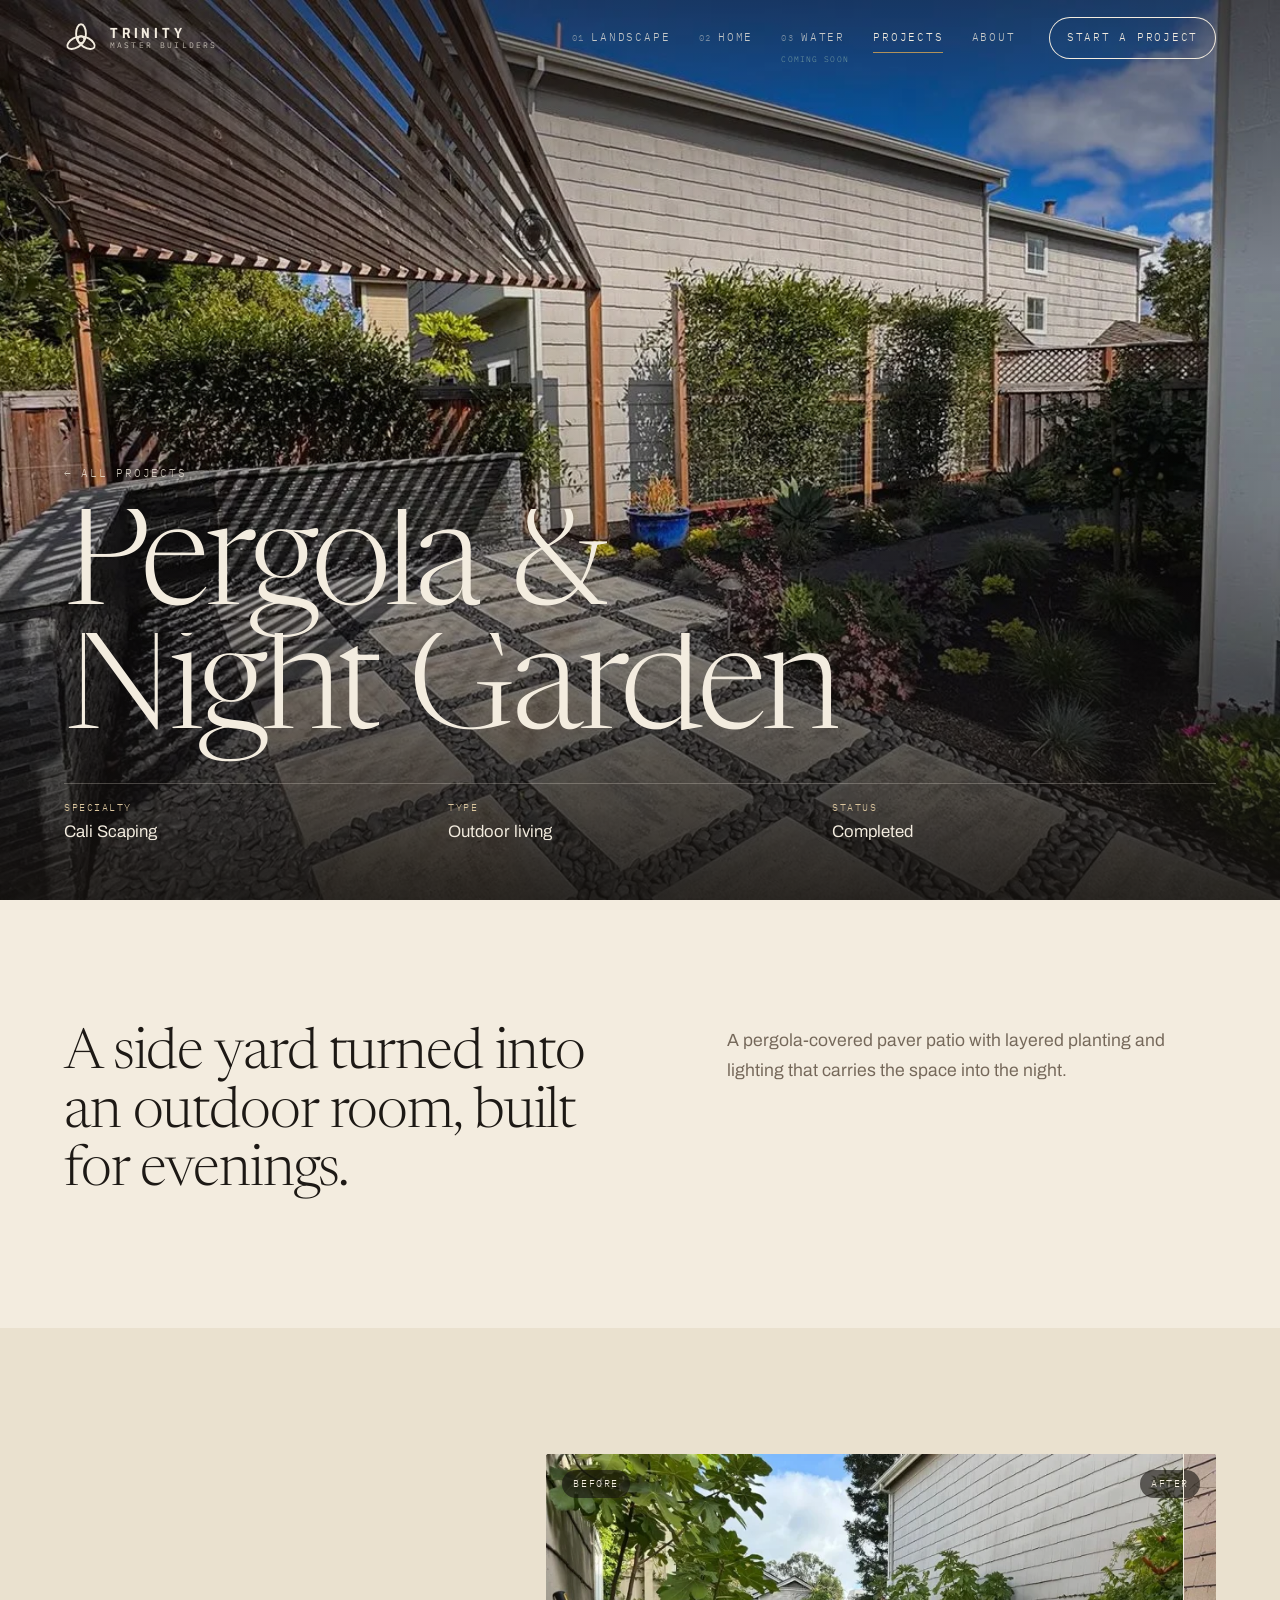
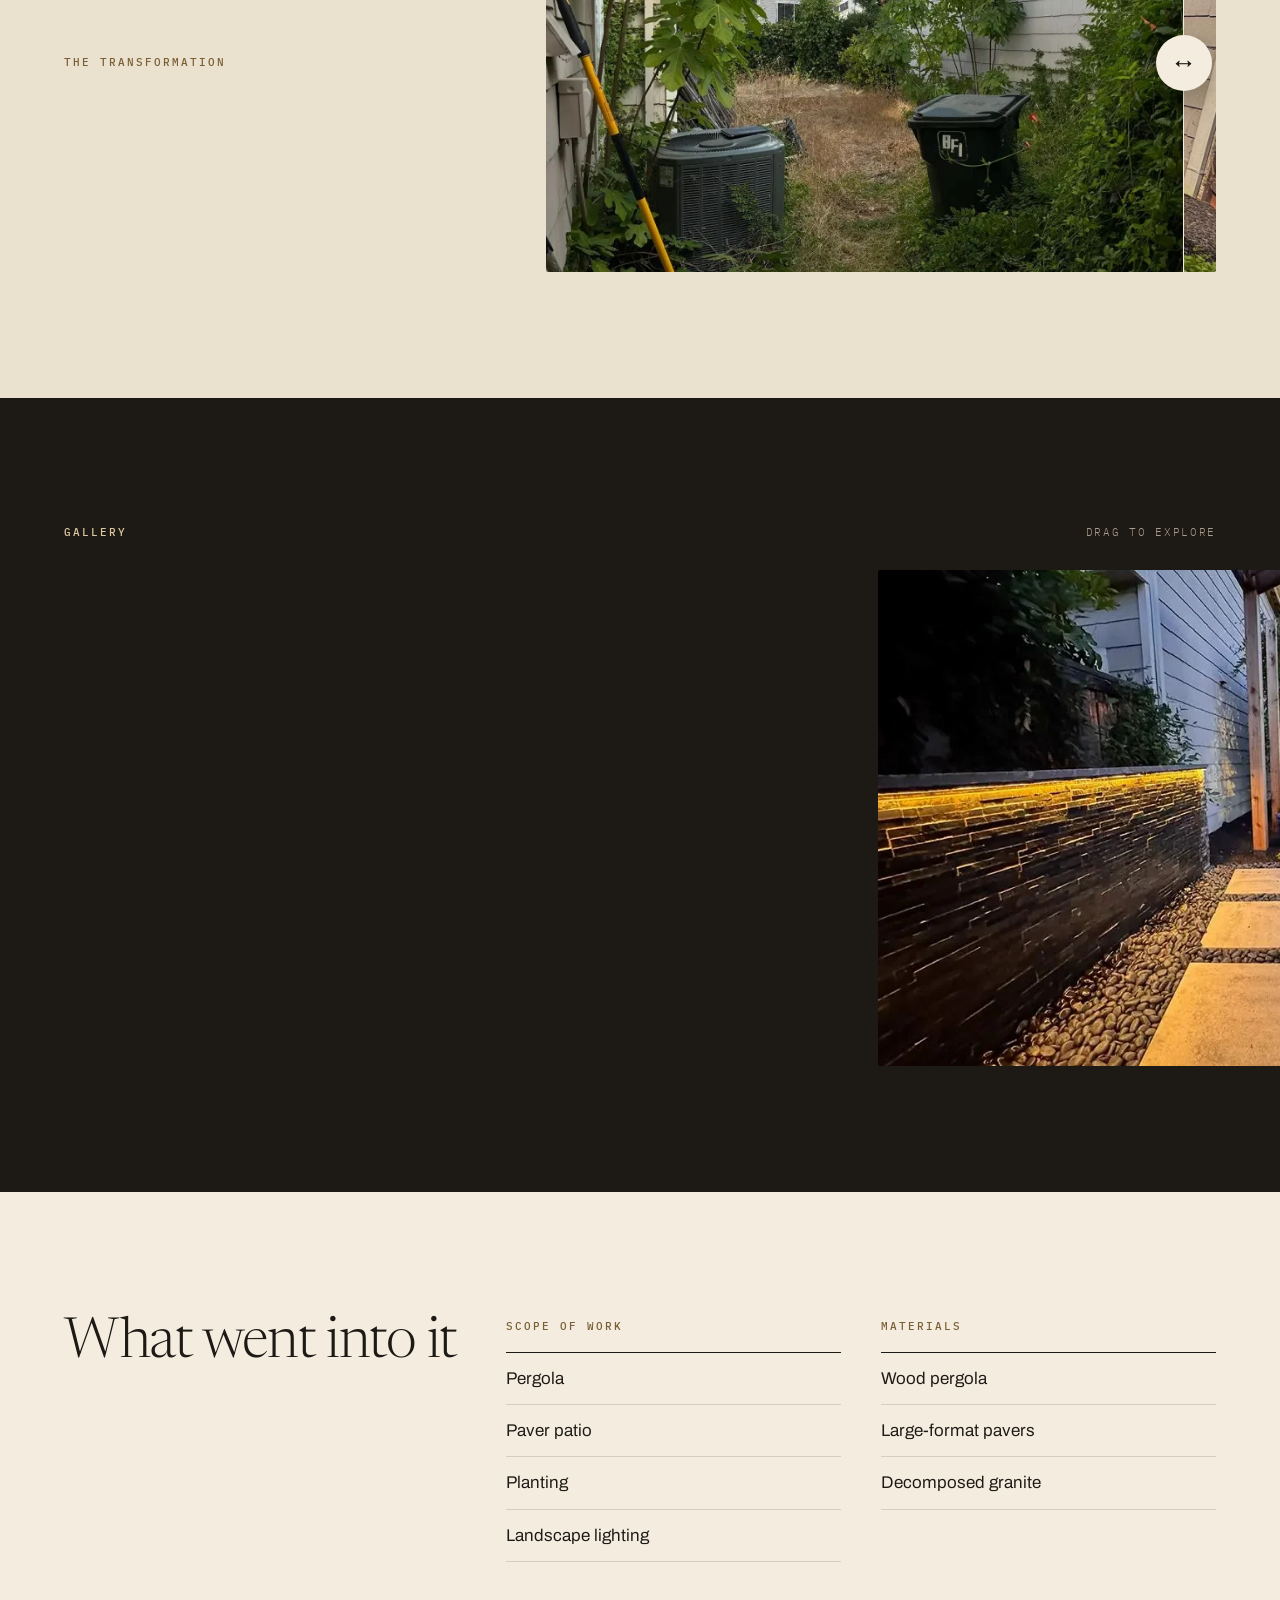
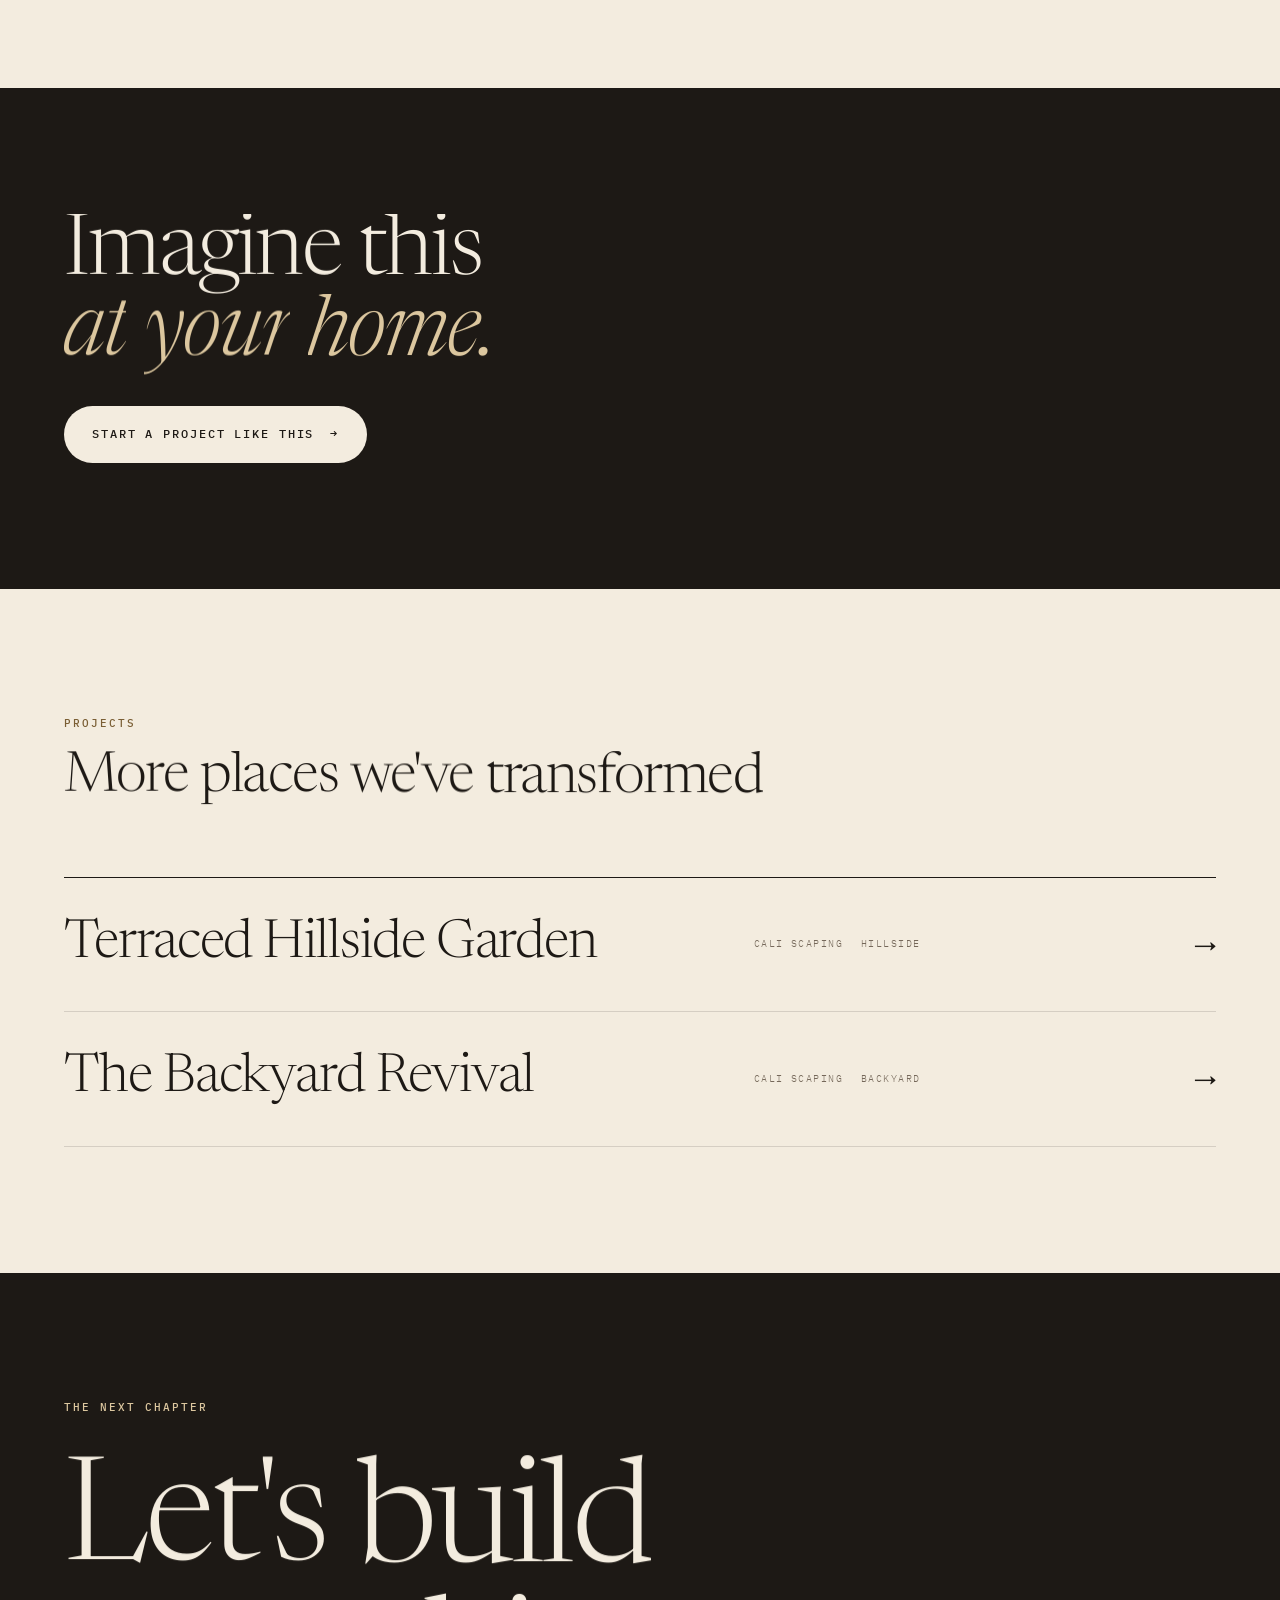
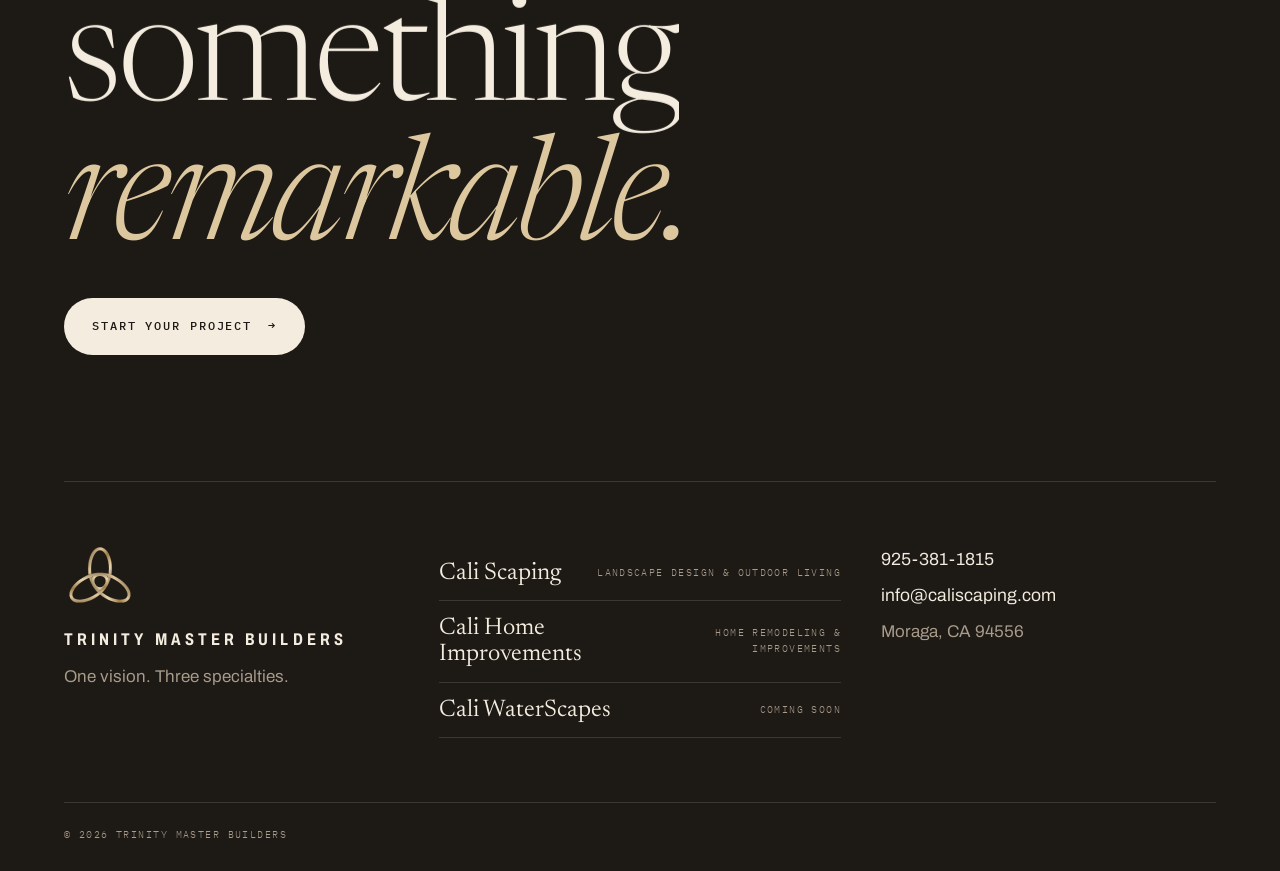
<file: projects/pergola-night-garden/index.html>
<!doctype html>
<html lang="en-US">
<head>
<meta name="robots" content="noindex, nofollow">
<meta charset="UTF-8">
<meta name="viewport" content="width=device-width, initial-scale=1, viewport-fit=cover">
<meta name="theme-color" content="#1D1915">
<title>Pergola &amp; Night Garden &#8211; Trinity Master Builders</title>
<meta name='robots' content='max-image-preview:large' />
<link rel="preconnect" href="https://fonts.googleapis.com"><link rel="preconnect" href="https://fonts.gstatic.com" crossorigin>
<script id="trinity-config" type="application/json">{"demo":true,"restUrl":"https:\/\/andcefa90.github.io\/trinity-master-builders\/wp-json\/trinity\/v1\/","nonce":"6b22378cf2","themeUrl":"https:\/\/andcefa90.github.io\/trinity-master-builders\/wp-content\/themes\/trinity","intro":true,"lines":[{"slug":"landscape","name":"Landscape","brand":"Cali Scaping","comingSoon":false,"accent":"#78785A"},{"slug":"home-improvements","name":"Home","brand":"Cali Home Improvements","comingSoon":false,"accent":"#9A7A55"},{"slug":"water","name":"Water","brand":"Cali WaterScapes","comingSoon":true,"accent":"#86AEA9"}]}</script>
<script>(function(d){d.classList.add('js');if(matchMedia('(prefers-reduced-motion: reduce)').matches)d.classList.add('reduced');try{var w=sessionStorage.getItem('trinity-curtain');if(w!==null){d.classList.add('curtain-in');d.setAttribute('data-curtain',w);}}catch(e){}})(document.documentElement);</script>
<link rel='dns-prefetch' href='//fonts.googleapis.com' />
<script>window.dataLayer=window.dataLayer||[];</script>
<meta name="description" content="A side yard turned into an outdoor room, built for evenings.">
<meta property="og:type" content="article">
<meta property="og:title" content="Pergola &amp; Night Garden &#8211; Trinity Master Builders">
<meta property="og:description" content="A side yard turned into an outdoor room, built for evenings.">
<meta property="og:url" content="https://andcefa90.github.io/trinity-master-builders/projects/pergola-night-garden/">
<meta property="og:site_name" content="Trinity Master Builders">
<meta property="og:image" content="https://andcefa90.github.io/trinity-master-builders/wp-content/uploads/2026/11/landscape-pergola-pavers.webp">
<meta name="twitter:card" content="summary_large_image">
<meta name="twitter:title" content="Pergola &amp; Night Garden &#8211; Trinity Master Builders">
<meta name="twitter:description" content="A side yard turned into an outdoor room, built for evenings.">
<meta name="twitter:image" content="https://andcefa90.github.io/trinity-master-builders/wp-content/uploads/2026/11/landscape-pergola-pavers.webp">
<style id="wp-img-auto-sizes-contain-inline-css">
img:is([sizes=auto i],[sizes^="auto," i]){contain-intrinsic-size:3000px 1500px}
/*# sourceURL=wp-img-auto-sizes-contain-inline-css */
</style>

<style id="global-styles-inline-css">
:root{--wp--preset--aspect-ratio--square: 1;--wp--preset--aspect-ratio--4-3: 4/3;--wp--preset--aspect-ratio--3-4: 3/4;--wp--preset--aspect-ratio--3-2: 3/2;--wp--preset--aspect-ratio--2-3: 2/3;--wp--preset--aspect-ratio--16-9: 16/9;--wp--preset--aspect-ratio--9-16: 9/16;--wp--preset--color--black: #000000;--wp--preset--color--cyan-bluish-gray: #abb8c3;--wp--preset--color--white: #ffffff;--wp--preset--color--pale-pink: #f78da7;--wp--preset--color--vivid-red: #cf2e2e;--wp--preset--color--luminous-vivid-orange: #ff6900;--wp--preset--color--luminous-vivid-amber: #fcb900;--wp--preset--color--light-green-cyan: #7bdcb5;--wp--preset--color--vivid-green-cyan: #00d084;--wp--preset--color--pale-cyan-blue: #8ed1fc;--wp--preset--color--vivid-cyan-blue: #0693e3;--wp--preset--color--vivid-purple: #9b51e0;--wp--preset--gradient--vivid-cyan-blue-to-vivid-purple: linear-gradient(135deg,rgb(6,147,227) 0%,rgb(155,81,224) 100%);--wp--preset--gradient--light-green-cyan-to-vivid-green-cyan: linear-gradient(135deg,rgb(122,220,180) 0%,rgb(0,208,130) 100%);--wp--preset--gradient--luminous-vivid-amber-to-luminous-vivid-orange: linear-gradient(135deg,rgb(252,185,0) 0%,rgb(255,105,0) 100%);--wp--preset--gradient--luminous-vivid-orange-to-vivid-red: linear-gradient(135deg,rgb(255,105,0) 0%,rgb(207,46,46) 100%);--wp--preset--gradient--very-light-gray-to-cyan-bluish-gray: linear-gradient(135deg,rgb(238,238,238) 0%,rgb(169,184,195) 100%);--wp--preset--gradient--cool-to-warm-spectrum: linear-gradient(135deg,rgb(74,234,220) 0%,rgb(151,120,209) 20%,rgb(207,42,186) 40%,rgb(238,44,130) 60%,rgb(251,105,98) 80%,rgb(254,248,76) 100%);--wp--preset--gradient--blush-light-purple: linear-gradient(135deg,rgb(255,206,236) 0%,rgb(152,150,240) 100%);--wp--preset--gradient--blush-bordeaux: linear-gradient(135deg,rgb(254,205,165) 0%,rgb(254,45,45) 50%,rgb(107,0,62) 100%);--wp--preset--gradient--luminous-dusk: linear-gradient(135deg,rgb(255,203,112) 0%,rgb(199,81,192) 50%,rgb(65,88,208) 100%);--wp--preset--gradient--pale-ocean: linear-gradient(135deg,rgb(255,245,203) 0%,rgb(182,227,212) 50%,rgb(51,167,181) 100%);--wp--preset--gradient--electric-grass: linear-gradient(135deg,rgb(202,248,128) 0%,rgb(113,206,126) 100%);--wp--preset--gradient--midnight: linear-gradient(135deg,rgb(2,3,129) 0%,rgb(40,116,252) 100%);--wp--preset--font-size--small: 13px;--wp--preset--font-size--medium: 20px;--wp--preset--font-size--large: 36px;--wp--preset--font-size--x-large: 42px;--wp--preset--spacing--20: 0.44rem;--wp--preset--spacing--30: 0.67rem;--wp--preset--spacing--40: 1rem;--wp--preset--spacing--50: 1.5rem;--wp--preset--spacing--60: 2.25rem;--wp--preset--spacing--70: 3.38rem;--wp--preset--spacing--80: 5.06rem;--wp--preset--shadow--natural: 6px 6px 9px rgba(0, 0, 0, 0.2);--wp--preset--shadow--deep: 12px 12px 50px rgba(0, 0, 0, 0.4);--wp--preset--shadow--sharp: 6px 6px 0px rgba(0, 0, 0, 0.2);--wp--preset--shadow--outlined: 6px 6px 0px -3px rgb(255, 255, 255), 6px 6px rgb(0, 0, 0);--wp--preset--shadow--crisp: 6px 6px 0px rgb(0, 0, 0);}.wp-block-button{--wp--preset--dimension--25: 25%;--wp--preset--dimension--50: 50%;--wp--preset--dimension--75: 75%;--wp--preset--dimension--100: 100%;}:where(body) { margin: 0; }:where(.is-layout-flex){gap: 0.5em;}:where(.is-layout-grid){gap: 0.5em;}body .is-layout-flex{display: flex;}.is-layout-flex{flex-wrap: wrap;align-items: center;}.is-layout-flex > :is(*, div){margin: 0;}body .is-layout-grid{display: grid;}.is-layout-grid > :is(*, div){margin: 0;}body{padding-top: 0px;padding-right: 0px;padding-bottom: 0px;padding-left: 0px;}:root :where(.wp-element-button, .wp-block-button__link){background-color: #32373c;border-width: 0;color: #fff;font-family: inherit;font-size: inherit;font-style: inherit;font-weight: inherit;letter-spacing: inherit;line-height: inherit;padding-top: calc(0.667em + 2px);padding-right: calc(1.333em + 2px);padding-bottom: calc(0.667em + 2px);padding-left: calc(1.333em + 2px);text-decoration: none;text-transform: inherit;}.has-black-color{color: var(--wp--preset--color--black) !important;}.has-cyan-bluish-gray-color{color: var(--wp--preset--color--cyan-bluish-gray) !important;}.has-white-color{color: var(--wp--preset--color--white) !important;}.has-pale-pink-color{color: var(--wp--preset--color--pale-pink) !important;}.has-vivid-red-color{color: var(--wp--preset--color--vivid-red) !important;}.has-luminous-vivid-orange-color{color: var(--wp--preset--color--luminous-vivid-orange) !important;}.has-luminous-vivid-amber-color{color: var(--wp--preset--color--luminous-vivid-amber) !important;}.has-light-green-cyan-color{color: var(--wp--preset--color--light-green-cyan) !important;}.has-vivid-green-cyan-color{color: var(--wp--preset--color--vivid-green-cyan) !important;}.has-pale-cyan-blue-color{color: var(--wp--preset--color--pale-cyan-blue) !important;}.has-vivid-cyan-blue-color{color: var(--wp--preset--color--vivid-cyan-blue) !important;}.has-vivid-purple-color{color: var(--wp--preset--color--vivid-purple) !important;}.has-black-background-color{background-color: var(--wp--preset--color--black) !important;}.has-cyan-bluish-gray-background-color{background-color: var(--wp--preset--color--cyan-bluish-gray) !important;}.has-white-background-color{background-color: var(--wp--preset--color--white) !important;}.has-pale-pink-background-color{background-color: var(--wp--preset--color--pale-pink) !important;}.has-vivid-red-background-color{background-color: var(--wp--preset--color--vivid-red) !important;}.has-luminous-vivid-orange-background-color{background-color: var(--wp--preset--color--luminous-vivid-orange) !important;}.has-luminous-vivid-amber-background-color{background-color: var(--wp--preset--color--luminous-vivid-amber) !important;}.has-light-green-cyan-background-color{background-color: var(--wp--preset--color--light-green-cyan) !important;}.has-vivid-green-cyan-background-color{background-color: var(--wp--preset--color--vivid-green-cyan) !important;}.has-pale-cyan-blue-background-color{background-color: var(--wp--preset--color--pale-cyan-blue) !important;}.has-vivid-cyan-blue-background-color{background-color: var(--wp--preset--color--vivid-cyan-blue) !important;}.has-vivid-purple-background-color{background-color: var(--wp--preset--color--vivid-purple) !important;}.has-black-border-color{border-color: var(--wp--preset--color--black) !important;}.has-cyan-bluish-gray-border-color{border-color: var(--wp--preset--color--cyan-bluish-gray) !important;}.has-white-border-color{border-color: var(--wp--preset--color--white) !important;}.has-pale-pink-border-color{border-color: var(--wp--preset--color--pale-pink) !important;}.has-vivid-red-border-color{border-color: var(--wp--preset--color--vivid-red) !important;}.has-luminous-vivid-orange-border-color{border-color: var(--wp--preset--color--luminous-vivid-orange) !important;}.has-luminous-vivid-amber-border-color{border-color: var(--wp--preset--color--luminous-vivid-amber) !important;}.has-light-green-cyan-border-color{border-color: var(--wp--preset--color--light-green-cyan) !important;}.has-vivid-green-cyan-border-color{border-color: var(--wp--preset--color--vivid-green-cyan) !important;}.has-pale-cyan-blue-border-color{border-color: var(--wp--preset--color--pale-cyan-blue) !important;}.has-vivid-cyan-blue-border-color{border-color: var(--wp--preset--color--vivid-cyan-blue) !important;}.has-vivid-purple-border-color{border-color: var(--wp--preset--color--vivid-purple) !important;}.has-vivid-cyan-blue-to-vivid-purple-gradient-background{background: var(--wp--preset--gradient--vivid-cyan-blue-to-vivid-purple) !important;}.has-light-green-cyan-to-vivid-green-cyan-gradient-background{background: var(--wp--preset--gradient--light-green-cyan-to-vivid-green-cyan) !important;}.has-luminous-vivid-amber-to-luminous-vivid-orange-gradient-background{background: var(--wp--preset--gradient--luminous-vivid-amber-to-luminous-vivid-orange) !important;}.has-luminous-vivid-orange-to-vivid-red-gradient-background{background: var(--wp--preset--gradient--luminous-vivid-orange-to-vivid-red) !important;}.has-very-light-gray-to-cyan-bluish-gray-gradient-background{background: var(--wp--preset--gradient--very-light-gray-to-cyan-bluish-gray) !important;}.has-cool-to-warm-spectrum-gradient-background{background: var(--wp--preset--gradient--cool-to-warm-spectrum) !important;}.has-blush-light-purple-gradient-background{background: var(--wp--preset--gradient--blush-light-purple) !important;}.has-blush-bordeaux-gradient-background{background: var(--wp--preset--gradient--blush-bordeaux) !important;}.has-luminous-dusk-gradient-background{background: var(--wp--preset--gradient--luminous-dusk) !important;}.has-pale-ocean-gradient-background{background: var(--wp--preset--gradient--pale-ocean) !important;}.has-electric-grass-gradient-background{background: var(--wp--preset--gradient--electric-grass) !important;}.has-midnight-gradient-background{background: var(--wp--preset--gradient--midnight) !important;}.has-small-font-size{font-size: var(--wp--preset--font-size--small) !important;}.has-medium-font-size{font-size: var(--wp--preset--font-size--medium) !important;}.has-large-font-size{font-size: var(--wp--preset--font-size--large) !important;}.has-x-large-font-size{font-size: var(--wp--preset--font-size--x-large) !important;}
/*# sourceURL=global-styles-inline-css */
</style>

<link rel='stylesheet' id='trinity-fonts-css' href='https://fonts.googleapis.com/css2?family=Newsreader:ital,opsz,wght@0,6..72,300..500;1,6..72,300..500&#038;family=Archivo:wdth,wght@62..125,300..700&#038;family=IBM+Plex+Mono:wght@400;500&#038;display=swap' media='all' />
<link rel='stylesheet' id='trinity-tokens-css' href='https://andcefa90.github.io/trinity-master-builders/wp-content/themes/trinity/assets/css/tokens.css?ver=1.0.0' media='all' />
<link rel='stylesheet' id='trinity-base-css' href='https://andcefa90.github.io/trinity-master-builders/wp-content/themes/trinity/assets/css/base.css?ver=1.0.0' media='all' />
<link rel='stylesheet' id='trinity-components-css' href='https://andcefa90.github.io/trinity-master-builders/wp-content/themes/trinity/assets/css/components.css?ver=1.0.0' media='all' />
<link rel='stylesheet' id='trinity-view-css' href='https://andcefa90.github.io/trinity-master-builders/wp-content/themes/trinity/assets/css/project.css?ver=1.0.0' media='all' />
<script data-wp-strategy="defer" defer id="gsap-js" src="https://andcefa90.github.io/trinity-master-builders/wp-content/themes/trinity/assets/vendor/gsap.min.js?ver=3.12.5"></script>
<script data-wp-strategy="defer" defer id="gsap-scrolltrigger-js" src="https://andcefa90.github.io/trinity-master-builders/wp-content/themes/trinity/assets/vendor/ScrollTrigger.min.js?ver=3.12.5"></script>
<script data-wp-strategy="defer" defer id="lenis-js" src="https://andcefa90.github.io/trinity-master-builders/wp-content/themes/trinity/assets/vendor/lenis.min.js?ver=1.1.13"></script>
<link rel="canonical" href="https://andcefa90.github.io/trinity-master-builders/projects/pergola-night-garden/" />
<link rel='shortlink' href='https://andcefa90.github.io/trinity-master-builders/?p=12' />
</head>
<body class="wp-singular project-template-default single single-project postid-12 wp-embed-responsive wp-theme-trinity world--landscape">
<a class="skip-link" href="#main">Skip to content</a>


<div class="curtain" aria-hidden="true"><div class="curtain__panel"></div><div class="curtain__mark"><svg class="tri tri--curtain" viewBox="-270 -265 540 470" aria-hidden="true" focusable="false"><defs><linearGradient id="tri91678" x1="0" y1="0" x2="1" y2="1"><stop offset="0" stop-color="#7A5E34"/><stop offset=".28" stop-color="#DCC79F"/><stop offset=".5" stop-color="#9C7B47"/><stop offset=".72" stop-color="#E6D5B0"/><stop offset="1" stop-color="#6B4F2A"/></linearGradient><linearGradient id="tri91678d" x1="0" y1="0" x2="0" y2="1"><stop offset="0" stop-color="#4B3423" stop-opacity=".5"/><stop offset="1" stop-color="#4B3423" stop-opacity=".12"/></linearGradient></defs><g class="tri__g" data-ring="0" transform="rotate(0)"><ellipse class="tri__guide" cx="0" cy="-95" rx="78" ry="150"/><ellipse class="tri__shade" cx="0" cy="-95" rx="78" ry="150" stroke="url(#tri91678d)"/><ellipse class="tri__ring" cx="0" cy="-95" rx="78" ry="150" stroke="currentColor"/></g><g class="tri__g" data-ring="1" transform="rotate(120)"><ellipse class="tri__guide" cx="0" cy="-95" rx="78" ry="150"/><ellipse class="tri__shade" cx="0" cy="-95" rx="78" ry="150" stroke="url(#tri91678d)"/><ellipse class="tri__ring" cx="0" cy="-95" rx="78" ry="150" stroke="currentColor"/></g><g class="tri__g" data-ring="2" transform="rotate(240)"><ellipse class="tri__guide" cx="0" cy="-95" rx="78" ry="150"/><ellipse class="tri__shade" cx="0" cy="-95" rx="78" ry="150" stroke="url(#tri91678d)"/><ellipse class="tri__ring" cx="0" cy="-95" rx="78" ry="150" stroke="currentColor"/></g></svg></div></div>

<header class="site-header" id="site-header">
	<div class="site-header__inner">
		<a class="brand" href="https://andcefa90.github.io/trinity-master-builders/" aria-label="Trinity Master Builders, home">
			<svg class="tri tri--brand" viewBox="-270 -265 540 470" aria-hidden="true" focusable="false"><defs><linearGradient id="tri37137" x1="0" y1="0" x2="1" y2="1"><stop offset="0" stop-color="#7A5E34"/><stop offset=".28" stop-color="#DCC79F"/><stop offset=".5" stop-color="#9C7B47"/><stop offset=".72" stop-color="#E6D5B0"/><stop offset="1" stop-color="#6B4F2A"/></linearGradient><linearGradient id="tri37137d" x1="0" y1="0" x2="0" y2="1"><stop offset="0" stop-color="#4B3423" stop-opacity=".5"/><stop offset="1" stop-color="#4B3423" stop-opacity=".12"/></linearGradient></defs><g class="tri__g" data-ring="0" transform="rotate(0)"><ellipse class="tri__guide" cx="0" cy="-95" rx="78" ry="150"/><ellipse class="tri__shade" cx="0" cy="-95" rx="78" ry="150" stroke="url(#tri37137d)"/><ellipse class="tri__ring" cx="0" cy="-95" rx="78" ry="150" stroke="currentColor"/></g><g class="tri__g" data-ring="1" transform="rotate(120)"><ellipse class="tri__guide" cx="0" cy="-95" rx="78" ry="150"/><ellipse class="tri__shade" cx="0" cy="-95" rx="78" ry="150" stroke="url(#tri37137d)"/><ellipse class="tri__ring" cx="0" cy="-95" rx="78" ry="150" stroke="currentColor"/></g><g class="tri__g" data-ring="2" transform="rotate(240)"><ellipse class="tri__guide" cx="0" cy="-95" rx="78" ry="150"/><ellipse class="tri__shade" cx="0" cy="-95" rx="78" ry="150" stroke="url(#tri37137d)"/><ellipse class="tri__ring" cx="0" cy="-95" rx="78" ry="150" stroke="currentColor"/></g></svg>			<span class="brand__word">Trinity<span class="brand__sub">Master Builders</span></span>
		</a>
		<nav class="primary-nav" aria-label="Primary">
			<ul>
									<li>
						<a href="https://andcefa90.github.io/trinity-master-builders/landscape/" data-world="landscape" >
							<span class="nav-num">01</span>Landscape													</a>
					</li>
									<li>
						<a href="https://andcefa90.github.io/trinity-master-builders/home-improvements/" data-world="home-improvements" >
							<span class="nav-num">02</span>Home													</a>
					</li>
									<li>
						<a href="https://andcefa90.github.io/trinity-master-builders/water/" data-world="water" >
							<span class="nav-num">03</span>Water							<span class="nav-soon">Coming soon</span>						</a>
					</li>
								<li><a href="https://andcefa90.github.io/trinity-master-builders/projects/" aria-current="page">Projects</a></li>
				<li><a href="https://andcefa90.github.io/trinity-master-builders/about/" >About</a></li>
			</ul>
		</nav>
		<a class="header-cta" href="https://andcefa90.github.io/trinity-master-builders/start/" data-track="cta_click" data-track-label="Header: Start a project">Start a project</a>
		<button class="menu-toggle" type="button" aria-expanded="false" aria-controls="menu-panel"><span class="screen-reader-text">Menu</span><i></i><i></i></button>
	</div>
	<div class="scroll-progress" aria-hidden="true"><i></i></div>
</header>

<div class="menu-panel" id="menu-panel" hidden>
	<nav aria-label="Mobile">
		<ol class="menu-panel__worlds">
							<li style="--accent:#78785A">
					<a href="https://andcefa90.github.io/trinity-master-builders/landscape/" data-world="landscape">
						<span class="menu-panel__media"><img width="300" height="225" src="https://andcefa90.github.io/trinity-master-builders/wp-content/uploads/2026/11/landscape-pergola-sunset-300x225.webp" class="attachment-medium size-medium" alt="" loading="lazy" decoding="async" srcset="https://andcefa90.github.io/trinity-master-builders/wp-content/uploads/2026/11/landscape-pergola-sunset-300x225.webp 300w, https://andcefa90.github.io/trinity-master-builders/wp-content/uploads/2026/11/landscape-pergola-sunset-1024x768.webp 1024w, https://andcefa90.github.io/trinity-master-builders/wp-content/uploads/2026/11/landscape-pergola-sunset-768x576.webp 768w, https://andcefa90.github.io/trinity-master-builders/wp-content/uploads/2026/11/landscape-pergola-sunset-1536x1152.webp 1536w, https://andcefa90.github.io/trinity-master-builders/wp-content/uploads/2026/11/landscape-pergola-sunset-1800x1350.webp 1800w, https://andcefa90.github.io/trinity-master-builders/wp-content/uploads/2026/11/landscape-pergola-sunset-1200x900.webp 1200w, https://andcefa90.github.io/trinity-master-builders/wp-content/uploads/2026/11/landscape-pergola-sunset.webp 1920w" sizes="auto, (max-width: 300px) 100vw, 300px" /></span>
						<span class="menu-panel__label"><small>Cali Scaping</small>Landscape</span>
											</a>
				</li>
							<li style="--accent:#9A7A55">
					<a href="https://andcefa90.github.io/trinity-master-builders/home-improvements/" data-world="home-improvements">
						<span class="menu-panel__media"><img width="300" height="200" src="https://andcefa90.github.io/trinity-master-builders/wp-content/uploads/2026/11/home-kitchen-island-300x200.webp" class="attachment-medium size-medium" alt="" loading="lazy" decoding="async" srcset="https://andcefa90.github.io/trinity-master-builders/wp-content/uploads/2026/11/home-kitchen-island-300x200.webp 300w, https://andcefa90.github.io/trinity-master-builders/wp-content/uploads/2026/11/home-kitchen-island-1024x683.webp 1024w, https://andcefa90.github.io/trinity-master-builders/wp-content/uploads/2026/11/home-kitchen-island-768x512.webp 768w, https://andcefa90.github.io/trinity-master-builders/wp-content/uploads/2026/11/home-kitchen-island-1536x1025.webp 1536w, https://andcefa90.github.io/trinity-master-builders/wp-content/uploads/2026/11/home-kitchen-island-1349x900.webp 1349w, https://andcefa90.github.io/trinity-master-builders/wp-content/uploads/2026/11/home-kitchen-island.webp 1920w" sizes="auto, (max-width: 300px) 100vw, 300px" /></span>
						<span class="menu-panel__label"><small>Cali Home Improvements</small>Home</span>
											</a>
				</li>
							<li style="--accent:#86AEA9">
					<a href="https://andcefa90.github.io/trinity-master-builders/water/" data-world="water">
						<span class="menu-panel__media"><img width="300" height="290" src="https://andcefa90.github.io/trinity-master-builders/wp-content/uploads/2026/11/landscape-spa-300x290.webp" class="attachment-medium size-medium" alt="" loading="lazy" decoding="async" srcset="https://andcefa90.github.io/trinity-master-builders/wp-content/uploads/2026/11/landscape-spa-300x290.webp 300w, https://andcefa90.github.io/trinity-master-builders/wp-content/uploads/2026/11/landscape-spa.webp 628w" sizes="auto, (max-width: 300px) 100vw, 300px" /></span>
						<span class="menu-panel__label"><small>Cali WaterScapes</small>Water</span>
						<span class="badge">Coming soon</span>					</a>
				</li>
					</ol>
		<ul class="menu-panel__links">
			<li><a href="https://andcefa90.github.io/trinity-master-builders/projects/">Projects</a></li>
			<li><a href="https://andcefa90.github.io/trinity-master-builders/about/">About</a></li>
			<li><a href="https://andcefa90.github.io/trinity-master-builders/start/" class="is-accent">Start a project</a></li>
		</ul>
		<p class="menu-panel__contact"><a href="tel:9253811815" data-track="phone_click">925-381-1815</a></p>
	</nav>
</div>

<div class="cursor" aria-hidden="true"><span class="cursor__label"></span></div>

<main id="main" class="site-main">
<article class="project" data-project-id="12" data-track-view="project_view" data-track-label="Pergola &amp; Night Garden">
	<header class="project-hero" data-tone="dark">
		<div class="project-hero__media" data-hero-media><img width="1440" height="810" src="https://andcefa90.github.io/trinity-master-builders/wp-content/uploads/2026/11/landscape-pergola-pavers.webp" class="attachment-trinity-cinema size-trinity-cinema wp-post-image" alt="" loading="eager" fetchpriority="high" sizes="100vw" decoding="async" srcset="https://andcefa90.github.io/trinity-master-builders/wp-content/uploads/2026/11/landscape-pergola-pavers.webp 1440w, https://andcefa90.github.io/trinity-master-builders/wp-content/uploads/2026/11/landscape-pergola-pavers-300x169.webp 300w, https://andcefa90.github.io/trinity-master-builders/wp-content/uploads/2026/11/landscape-pergola-pavers-1024x576.webp 1024w, https://andcefa90.github.io/trinity-master-builders/wp-content/uploads/2026/11/landscape-pergola-pavers-768x432.webp 768w" /><div class="hero__veil"></div></div>
		<div class="wrap project-hero__content">
			<a class="project-hero__back" href="https://andcefa90.github.io/trinity-master-builders/projects/">← All projects</a>
			<h1 class="project-hero__title" data-split>Pergola &amp; Night Garden</h1>
							<dl class="facts">
											<div><dt>Specialty</dt><dd>Cali Scaping</dd></div>
											<div><dt>Type</dt><dd>Outdoor living</dd></div>
											<div><dt>Status</dt><dd>Completed</dd></div>
									</dl>
					</div>
	</header>

	<section class="project-intro" data-tone="light">
		<div class="wrap project-intro__grid">
			<p class="project-intro__lede">A side yard turned into an outdoor room, built for evenings.</p>			<div class="project-intro__body prose"><p>A pergola-covered paver patio with layered planting and lighting that carries the space into the night.</p>
</div>
		</div>
	</section>

			<section class="transform transform--project" data-tone="light" data-module="transformation" aria-label="Before and after">
			<div class="wrap transform__grid">
				<div class="transform__copy">
					<p class="eyebrow">The transformation</p>
									</div>
				<div class="transform__media">
					<figure class="ba" data-module="before-after" data-scrub style="--pos:50%">
	<div class="ba__frame" data-cursor="Drag">
		<img width="1280" height="800" src="https://andcefa90.github.io/trinity-master-builders/wp-content/uploads/2026/11/landscape-side-before.webp" class="ba__img ba__img--before" alt="Before: Pergola &amp; Night Garden" loading="lazy" decoding="async" sizes="auto, (min-width: 900px) 70vw, 100vw" srcset="https://andcefa90.github.io/trinity-master-builders/wp-content/uploads/2026/11/landscape-side-before.webp 1280w, https://andcefa90.github.io/trinity-master-builders/wp-content/uploads/2026/11/landscape-side-before-300x188.webp 300w, https://andcefa90.github.io/trinity-master-builders/wp-content/uploads/2026/11/landscape-side-before-1024x640.webp 1024w, https://andcefa90.github.io/trinity-master-builders/wp-content/uploads/2026/11/landscape-side-before-768x480.webp 768w" />		<div class="ba__after"><img width="1280" height="800" src="https://andcefa90.github.io/trinity-master-builders/wp-content/uploads/2026/11/landscape-side-path.webp" class="ba__img" alt="After: Pergola &amp; Night Garden" loading="lazy" decoding="async" sizes="auto, (min-width: 900px) 70vw, 100vw" srcset="https://andcefa90.github.io/trinity-master-builders/wp-content/uploads/2026/11/landscape-side-path.webp 1280w, https://andcefa90.github.io/trinity-master-builders/wp-content/uploads/2026/11/landscape-side-path-300x188.webp 300w, https://andcefa90.github.io/trinity-master-builders/wp-content/uploads/2026/11/landscape-side-path-1024x640.webp 1024w, https://andcefa90.github.io/trinity-master-builders/wp-content/uploads/2026/11/landscape-side-path-768x480.webp 768w" /></div>
		<span class="ba__tag ba__tag--before">Before</span>
		<span class="ba__tag ba__tag--after">After</span>
		<span class="ba__handle" aria-hidden="true"><span>↔</span></span>
		<label class="screen-reader-text" for="ba-69849">Compare before and after</label>
		<input class="ba__range" id="ba-69849" type="range" min="0" max="100" value="50" step="1">
	</div>
</figure>
				</div>
			</div>
		</section>
	
	
	
			<section class="gallery" data-tone="dark" data-module="drag-reel" aria-label="Gallery">
			<div class="wrap reel__head"><p class="eyebrow">Gallery</p><p class="reel__hint">Drag to explore</p></div>
			<ul class="reel__track gallery__track" data-cursor="Drag">
									<li class="gallery__item"><img width="1440" height="810" src="https://andcefa90.github.io/trinity-master-builders/wp-content/uploads/2026/11/landscape-pergola-pavers.webp" class="attachment-trinity-wide size-trinity-wide" alt="Pergola over a paver patio with lush planting" loading="lazy" sizes="auto, (min-width: 900px) 60vw, 88vw" decoding="async" srcset="https://andcefa90.github.io/trinity-master-builders/wp-content/uploads/2026/11/landscape-pergola-pavers.webp 1440w, https://andcefa90.github.io/trinity-master-builders/wp-content/uploads/2026/11/landscape-pergola-pavers-300x169.webp 300w, https://andcefa90.github.io/trinity-master-builders/wp-content/uploads/2026/11/landscape-pergola-pavers-1024x576.webp 1024w, https://andcefa90.github.io/trinity-master-builders/wp-content/uploads/2026/11/landscape-pergola-pavers-768x432.webp 768w" /></li>
									<li class="gallery__item"><img width="954" height="607" src="https://andcefa90.github.io/trinity-master-builders/wp-content/uploads/2026/11/landscape-lit-wall.webp" class="attachment-trinity-wide size-trinity-wide" alt="" loading="lazy" sizes="auto, (min-width: 900px) 60vw, 88vw" decoding="async" srcset="https://andcefa90.github.io/trinity-master-builders/wp-content/uploads/2026/11/landscape-lit-wall.webp 954w, https://andcefa90.github.io/trinity-master-builders/wp-content/uploads/2026/11/landscape-lit-wall-300x191.webp 300w, https://andcefa90.github.io/trinity-master-builders/wp-content/uploads/2026/11/landscape-lit-wall-768x489.webp 768w" /></li>
									<li class="gallery__item"><img width="1280" height="800" src="https://andcefa90.github.io/trinity-master-builders/wp-content/uploads/2026/11/landscape-night-lights.webp" class="attachment-trinity-wide size-trinity-wide" alt="" loading="lazy" sizes="auto, (min-width: 900px) 60vw, 88vw" decoding="async" srcset="https://andcefa90.github.io/trinity-master-builders/wp-content/uploads/2026/11/landscape-night-lights.webp 1280w, https://andcefa90.github.io/trinity-master-builders/wp-content/uploads/2026/11/landscape-night-lights-300x188.webp 300w, https://andcefa90.github.io/trinity-master-builders/wp-content/uploads/2026/11/landscape-night-lights-1024x640.webp 1024w, https://andcefa90.github.io/trinity-master-builders/wp-content/uploads/2026/11/landscape-night-lights-768x480.webp 768w" /></li>
							</ul>
		</section>
	
			<section class="spec" data-tone="light">
			<div class="wrap spec__grid">
				<h2 class="section-title">What went into it</h2>
									<div class="spec__col"><p class="eyebrow">Scope of work</p><ul><li>Pergola</li><li>Paver patio</li><li>Planting</li><li>Landscape lighting</li></ul></div>
													<div class="spec__col"><p class="eyebrow">Materials</p><ul><li>Wood pergola</li><li>Large-format pavers</li><li>Decomposed granite</li></ul></div>
							</div>
		</section>
	
	<section class="project-cta" data-tone="dark">
		<div class="wrap">
			<h2 class="project-cta__title" data-split>Imagine this <em>at your home.</em></h2>
			<a class="btn btn--light" href="https://andcefa90.github.io/trinity-master-builders/start/?line=landscape" data-track="cta_click" data-track-label="Start a project like this" data-cursor="Explore" data-magnetic><span class="btn__label">Start a project like this</span><span class="btn__arrow" aria-hidden="true">→</span></a>		</div>
	</section>

	<section class="projects-index" data-tone="light" data-module="project-index">
	<div class="wrap">
					<div class="section-head"><p class="eyebrow">Projects</p><h2 class="section-title" data-split>More places we&#039;ve transformed</h2></div>
						<ol class="p-rows">
							<li class="p-row" data-line="landscape" data-preview="https://andcefa90.github.io/trinity-master-builders/wp-content/uploads/2026/11/landscape-terrace-900x810.webp">
					<a href="https://andcefa90.github.io/trinity-master-builders/projects/terraced-hillside-garden/" data-world="landscape" data-cursor="View" data-track="project_view" data-track-label="Terraced Hillside Garden">
						<span class="p-row__thumb"><img width="1440" height="810" src="https://andcefa90.github.io/trinity-master-builders/wp-content/uploads/2026/11/landscape-terrace.webp" class="attachment-trinity-wide size-trinity-wide wp-post-image" alt="" loading="lazy" decoding="async" srcset="https://andcefa90.github.io/trinity-master-builders/wp-content/uploads/2026/11/landscape-terrace.webp 1440w, https://andcefa90.github.io/trinity-master-builders/wp-content/uploads/2026/11/landscape-terrace-300x169.webp 300w, https://andcefa90.github.io/trinity-master-builders/wp-content/uploads/2026/11/landscape-terrace-1024x576.webp 1024w, https://andcefa90.github.io/trinity-master-builders/wp-content/uploads/2026/11/landscape-terrace-768x432.webp 768w" sizes="auto, (max-width: 1440px) 100vw, 1440px" /></span>
						<span class="p-row__title">Terraced Hillside Garden</span>
						<span class="p-row__meta">
							<span>Cali Scaping</span>
							<span>Hillside</span>													</span>
						<span class="p-row__arrow" aria-hidden="true">→</span>
					</a>
				</li>
							<li class="p-row" data-line="landscape" data-preview="https://andcefa90.github.io/trinity-master-builders/wp-content/uploads/2026/11/project-backyard-after-900x800.webp">
					<a href="https://andcefa90.github.io/trinity-master-builders/projects/the-backyard-revival/" data-world="landscape" data-cursor="View" data-track="project_view" data-track-label="The Backyard Revival">
						<span class="p-row__thumb"><img width="1280" height="800" src="https://andcefa90.github.io/trinity-master-builders/wp-content/uploads/2026/11/project-backyard-after.webp" class="attachment-trinity-wide size-trinity-wide wp-post-image" alt="" loading="lazy" decoding="async" srcset="https://andcefa90.github.io/trinity-master-builders/wp-content/uploads/2026/11/project-backyard-after.webp 1280w, https://andcefa90.github.io/trinity-master-builders/wp-content/uploads/2026/11/project-backyard-after-300x188.webp 300w, https://andcefa90.github.io/trinity-master-builders/wp-content/uploads/2026/11/project-backyard-after-1024x640.webp 1024w, https://andcefa90.github.io/trinity-master-builders/wp-content/uploads/2026/11/project-backyard-after-768x480.webp 768w" sizes="auto, (max-width: 1280px) 100vw, 1280px" /></span>
						<span class="p-row__title">The Backyard Revival</span>
						<span class="p-row__meta">
							<span>Cali Scaping</span>
							<span>Backyard</span>													</span>
						<span class="p-row__arrow" aria-hidden="true">→</span>
					</a>
				</li>
					</ol>
	</div>
	<div class="cap-preview cap-preview--project" aria-hidden="true"><img alt=""></div>
</section>
</article>
</main>

<footer class="site-footer" data-tone="dark">
	<div class="wrap">
				<div class="finale">
			<p class="eyebrow">The next chapter</p>
			<h2 class="finale__title" data-split>Let's build something <em>remarkable.</em></h2>
			<a class="btn btn--light" href="https://andcefa90.github.io/trinity-master-builders/start/" data-track="cta_click" data-track-label="Start your project" data-cursor="Explore" data-magnetic><span class="btn__label">Start your project</span><span class="btn__arrow" aria-hidden="true">→</span></a>		</div>
		
		<div class="footer-grid">
			<div class="footer-brand">
				<svg class="tri tri--footer" viewBox="-270 -265 540 470" aria-hidden="true" focusable="false"><defs><linearGradient id="tri63846" x1="0" y1="0" x2="1" y2="1"><stop offset="0" stop-color="#7A5E34"/><stop offset=".28" stop-color="#DCC79F"/><stop offset=".5" stop-color="#9C7B47"/><stop offset=".72" stop-color="#E6D5B0"/><stop offset="1" stop-color="#6B4F2A"/></linearGradient><linearGradient id="tri63846d" x1="0" y1="0" x2="0" y2="1"><stop offset="0" stop-color="#4B3423" stop-opacity=".5"/><stop offset="1" stop-color="#4B3423" stop-opacity=".12"/></linearGradient></defs><g class="tri__g" data-ring="0" transform="rotate(0)"><ellipse class="tri__guide" cx="0" cy="-95" rx="78" ry="150"/><ellipse class="tri__shade" cx="0" cy="-95" rx="78" ry="150" stroke="url(#tri63846d)"/><ellipse class="tri__ring" cx="0" cy="-95" rx="78" ry="150" stroke="url(#tri63846)"/></g><g class="tri__g" data-ring="1" transform="rotate(120)"><ellipse class="tri__guide" cx="0" cy="-95" rx="78" ry="150"/><ellipse class="tri__shade" cx="0" cy="-95" rx="78" ry="150" stroke="url(#tri63846d)"/><ellipse class="tri__ring" cx="0" cy="-95" rx="78" ry="150" stroke="url(#tri63846)"/></g><g class="tri__g" data-ring="2" transform="rotate(240)"><ellipse class="tri__guide" cx="0" cy="-95" rx="78" ry="150"/><ellipse class="tri__shade" cx="0" cy="-95" rx="78" ry="150" stroke="url(#tri63846d)"/><ellipse class="tri__ring" cx="0" cy="-95" rx="78" ry="150" stroke="url(#tri63846)"/></g></svg>				<p class="footer-brand__name">Trinity Master Builders</p>
				<p class="footer-brand__line">One vision. Three specialties.</p>
			</div>
			<ul class="footer-lines">
									<li>
						<a href="https://andcefa90.github.io/trinity-master-builders/landscape/" data-world="landscape">Cali Scaping</a>
						<span>Landscape design &amp; outdoor living</span>
					</li>
									<li>
						<a href="https://andcefa90.github.io/trinity-master-builders/home-improvements/" data-world="home-improvements">Cali Home Improvements</a>
						<span>Home remodeling &amp; improvements</span>
					</li>
									<li>
						<a href="https://andcefa90.github.io/trinity-master-builders/water/" data-world="water">Cali WaterScapes</a>
						<span>Coming soon</span>
					</li>
							</ul>
			<div class="footer-contact">
				<a href="tel:9253811815" data-track="phone_click">925-381-1815</a>
				<a href="mailto:info@caliscaping.com" data-track="email_click">info@caliscaping.com</a>
				<address>Moraga, CA 94556</address>
							</div>
		</div>

		<div class="footer-legal">
			<p>&copy; 2026 Trinity Master Builders</p>
					</div>
	</div>
</footer>

<script type="speculationrules">
{"prefetch":[{"source":"document","where":{"and":[{"href_matches":"/*"},{"not":{"href_matches":["/wp-*.php","/wp-admin/*","/wp-content/uploads/*","/wp-content/*","/wp-content/plugins/*","/wp-content/themes/trinity/*","/*\\?(.+)"]}},{"not":{"selector_matches":"a[rel~=\"nofollow\"]"}},{"not":{"selector_matches":".no-prefetch, .no-prefetch a"}}]},"eagerness":"conservative"}]}
</script>
<script type="application/ld+json">{"@context":"https://schema.org","@graph":[{"@type":"HomeAndConstructionBusiness","@id":"https://andcefa90.github.io/trinity-master-builders/#org","name":"Trinity Master Builders","url":"https://andcefa90.github.io/trinity-master-builders/","logo":"https://andcefa90.github.io/trinity-master-builders/wp-content/themes/trinity/assets/brand/trinity-logo.jpg","telephone":"925-381-1815","address":{"@type":"PostalAddress","addressLocality":"Moraga","addressRegion":"CA","postalCode":"94556","addressCountry":"US"},"sameAs":[],"makesOffer":[{"@type":"Offer","itemOffered":{"@type":"Service","name":"Cali Scaping: Landscape design & outdoor living","url":"https://andcefa90.github.io/trinity-master-builders/landscape/"}},{"@type":"Offer","itemOffered":{"@type":"Service","name":"Cali Home Improvements: Home remodeling & improvements","url":"https://andcefa90.github.io/trinity-master-builders/home-improvements/"}}]},{"@type":"CreativeWork","name":"Pergola &amp; Night Garden","url":"https://andcefa90.github.io/trinity-master-builders/projects/pergola-night-garden/","image":"https://andcefa90.github.io/trinity-master-builders/wp-content/uploads/2026/11/landscape-pergola-pavers.webp","creator":{"@id":"https://andcefa90.github.io/trinity-master-builders/#org"},"description":"A side yard turned into an outdoor room, built for evenings."},{"@type":"BreadcrumbList","itemListElement":[{"@type":"ListItem","position":1,"name":"Home","item":"https://andcefa90.github.io/trinity-master-builders/"},{"@type":"ListItem","position":2,"name":"Projects","item":"https://andcefa90.github.io/trinity-master-builders/projects/"},{"@type":"ListItem","position":3,"name":"Pergola &amp; Night Garden","item":"https://andcefa90.github.io/trinity-master-builders/projects/pergola-night-garden/"}]}]}</script>
<script id="trinity-app-js-module" src="https://andcefa90.github.io/trinity-master-builders/wp-content/themes/trinity/assets/js/app.js?ver=1.0.0" type="module"></script>
</body>
</html>
</file>
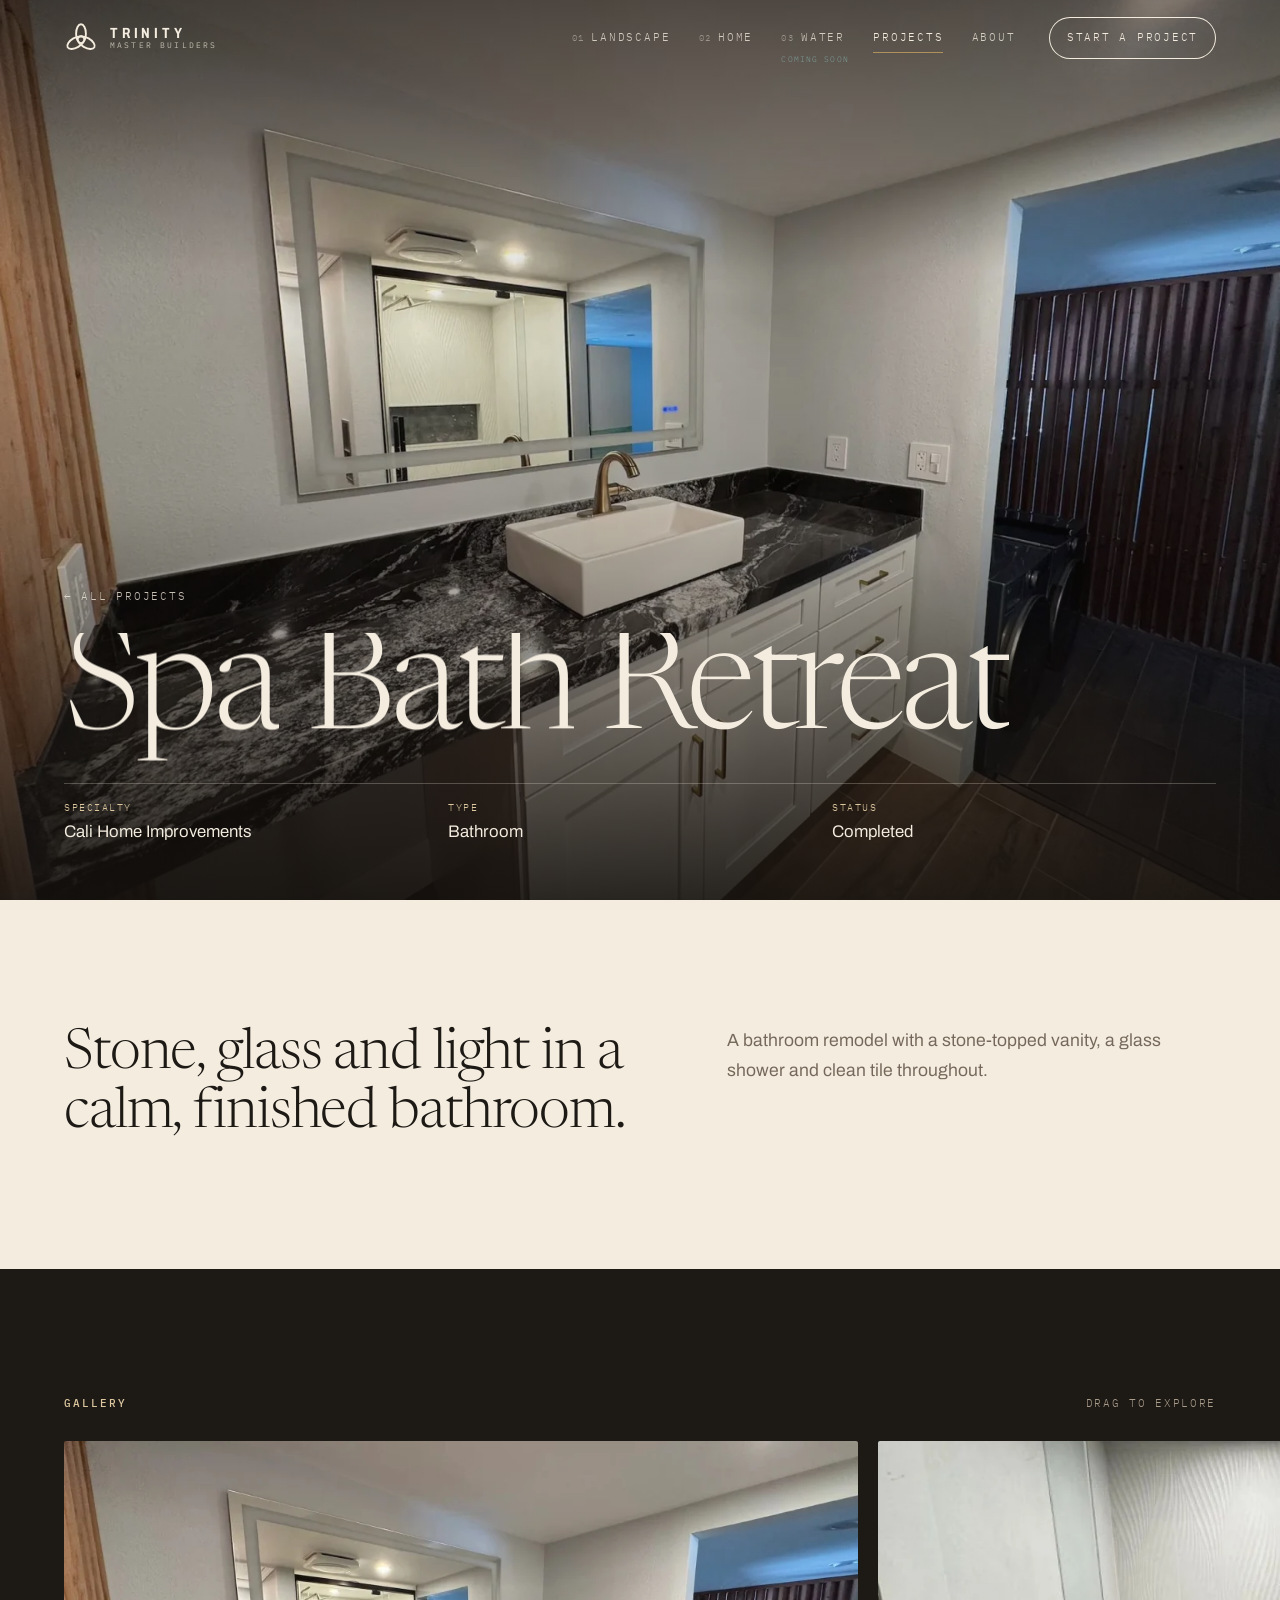
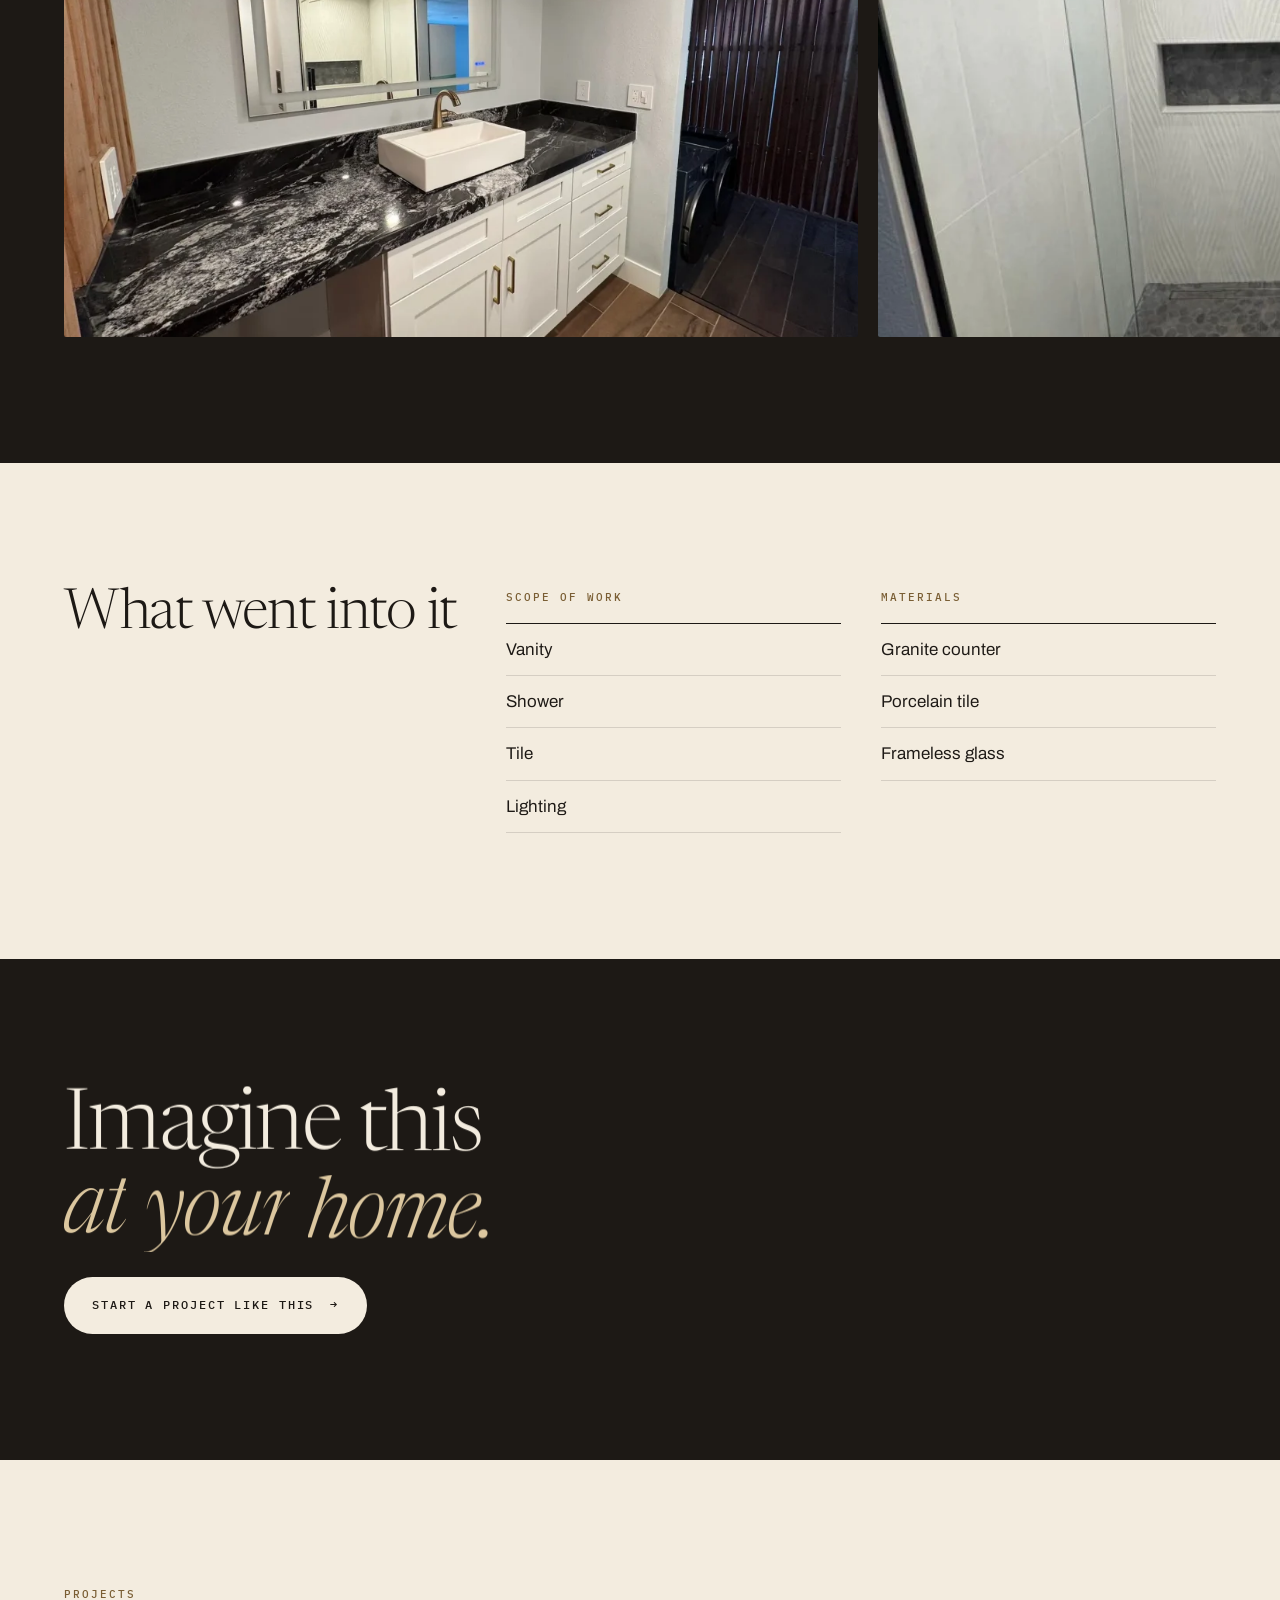
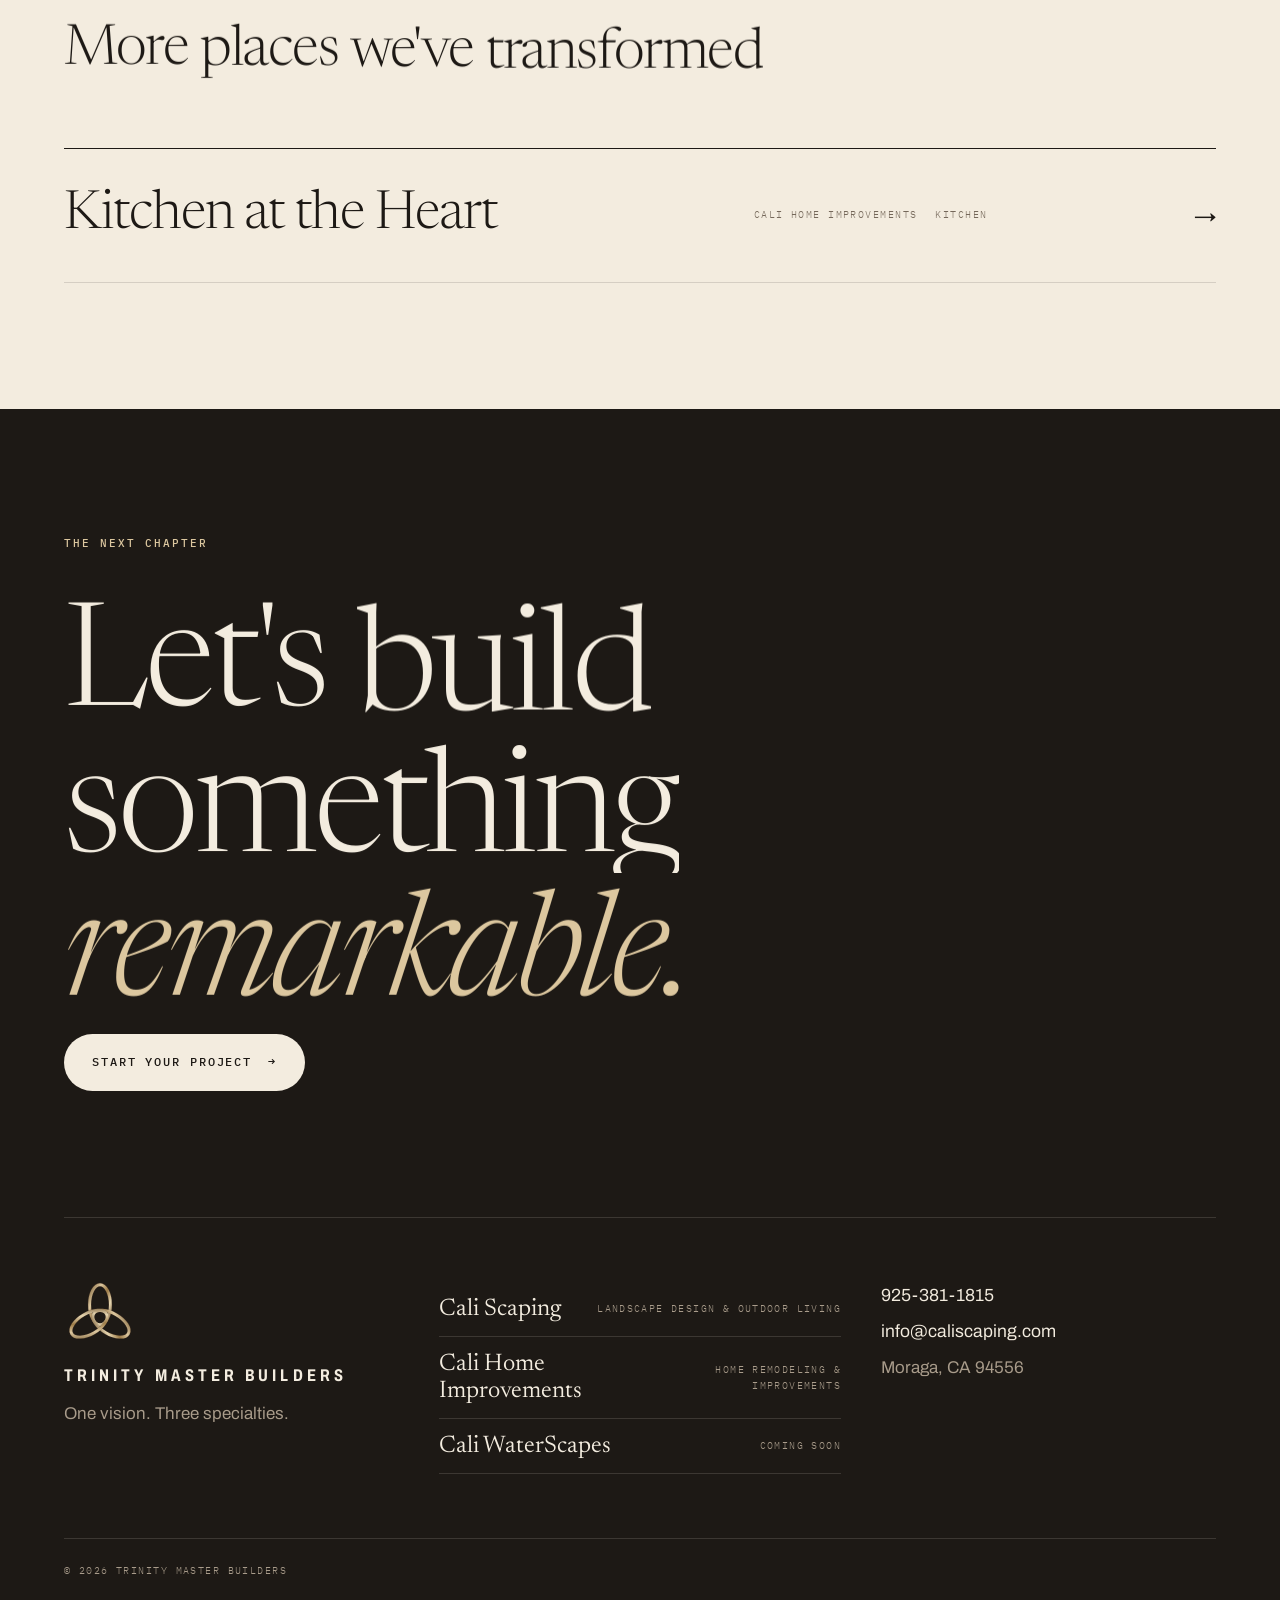
<file: projects/spa-bath-retreat/index.html>
<!doctype html>
<html lang="en-US">
<head>
<meta name="robots" content="noindex, nofollow">
<meta charset="UTF-8">
<meta name="viewport" content="width=device-width, initial-scale=1, viewport-fit=cover">
<meta name="theme-color" content="#1D1915">
<title>Spa Bath Retreat &#8211; Trinity Master Builders</title>
<meta name='robots' content='max-image-preview:large' />
<link rel="preconnect" href="https://fonts.googleapis.com"><link rel="preconnect" href="https://fonts.gstatic.com" crossorigin>
<script id="trinity-config" type="application/json">{"demo":true,"restUrl":"https:\/\/andcefa90.github.io\/trinity-master-builders\/wp-json\/trinity\/v1\/","nonce":"6b22378cf2","themeUrl":"https:\/\/andcefa90.github.io\/trinity-master-builders\/wp-content\/themes\/trinity","intro":true,"lines":[{"slug":"landscape","name":"Landscape","brand":"Cali Scaping","comingSoon":false,"accent":"#78785A"},{"slug":"home-improvements","name":"Home","brand":"Cali Home Improvements","comingSoon":false,"accent":"#9A7A55"},{"slug":"water","name":"Water","brand":"Cali WaterScapes","comingSoon":true,"accent":"#86AEA9"}]}</script>
<script>(function(d){d.classList.add('js');if(matchMedia('(prefers-reduced-motion: reduce)').matches)d.classList.add('reduced');try{var w=sessionStorage.getItem('trinity-curtain');if(w!==null){d.classList.add('curtain-in');d.setAttribute('data-curtain',w);}}catch(e){}})(document.documentElement);</script>
<link rel='dns-prefetch' href='//fonts.googleapis.com' />
<script>window.dataLayer=window.dataLayer||[];</script>
<meta name="description" content="Stone, glass and light in a calm, finished bathroom.">
<meta property="og:type" content="article">
<meta property="og:title" content="Spa Bath Retreat &#8211; Trinity Master Builders">
<meta property="og:description" content="Stone, glass and light in a calm, finished bathroom.">
<meta property="og:url" content="https://andcefa90.github.io/trinity-master-builders/projects/spa-bath-retreat/">
<meta property="og:site_name" content="Trinity Master Builders">
<meta property="og:image" content="https://andcefa90.github.io/trinity-master-builders/wp-content/uploads/2026/11/home-vanity-1200x900.webp">
<meta name="twitter:card" content="summary_large_image">
<meta name="twitter:title" content="Spa Bath Retreat &#8211; Trinity Master Builders">
<meta name="twitter:description" content="Stone, glass and light in a calm, finished bathroom.">
<meta name="twitter:image" content="https://andcefa90.github.io/trinity-master-builders/wp-content/uploads/2026/11/home-vanity-1200x900.webp">
<style id="wp-img-auto-sizes-contain-inline-css">
img:is([sizes=auto i],[sizes^="auto," i]){contain-intrinsic-size:3000px 1500px}
/*# sourceURL=wp-img-auto-sizes-contain-inline-css */
</style>

<style id="global-styles-inline-css">
:root{--wp--preset--aspect-ratio--square: 1;--wp--preset--aspect-ratio--4-3: 4/3;--wp--preset--aspect-ratio--3-4: 3/4;--wp--preset--aspect-ratio--3-2: 3/2;--wp--preset--aspect-ratio--2-3: 2/3;--wp--preset--aspect-ratio--16-9: 16/9;--wp--preset--aspect-ratio--9-16: 9/16;--wp--preset--color--black: #000000;--wp--preset--color--cyan-bluish-gray: #abb8c3;--wp--preset--color--white: #ffffff;--wp--preset--color--pale-pink: #f78da7;--wp--preset--color--vivid-red: #cf2e2e;--wp--preset--color--luminous-vivid-orange: #ff6900;--wp--preset--color--luminous-vivid-amber: #fcb900;--wp--preset--color--light-green-cyan: #7bdcb5;--wp--preset--color--vivid-green-cyan: #00d084;--wp--preset--color--pale-cyan-blue: #8ed1fc;--wp--preset--color--vivid-cyan-blue: #0693e3;--wp--preset--color--vivid-purple: #9b51e0;--wp--preset--gradient--vivid-cyan-blue-to-vivid-purple: linear-gradient(135deg,rgb(6,147,227) 0%,rgb(155,81,224) 100%);--wp--preset--gradient--light-green-cyan-to-vivid-green-cyan: linear-gradient(135deg,rgb(122,220,180) 0%,rgb(0,208,130) 100%);--wp--preset--gradient--luminous-vivid-amber-to-luminous-vivid-orange: linear-gradient(135deg,rgb(252,185,0) 0%,rgb(255,105,0) 100%);--wp--preset--gradient--luminous-vivid-orange-to-vivid-red: linear-gradient(135deg,rgb(255,105,0) 0%,rgb(207,46,46) 100%);--wp--preset--gradient--very-light-gray-to-cyan-bluish-gray: linear-gradient(135deg,rgb(238,238,238) 0%,rgb(169,184,195) 100%);--wp--preset--gradient--cool-to-warm-spectrum: linear-gradient(135deg,rgb(74,234,220) 0%,rgb(151,120,209) 20%,rgb(207,42,186) 40%,rgb(238,44,130) 60%,rgb(251,105,98) 80%,rgb(254,248,76) 100%);--wp--preset--gradient--blush-light-purple: linear-gradient(135deg,rgb(255,206,236) 0%,rgb(152,150,240) 100%);--wp--preset--gradient--blush-bordeaux: linear-gradient(135deg,rgb(254,205,165) 0%,rgb(254,45,45) 50%,rgb(107,0,62) 100%);--wp--preset--gradient--luminous-dusk: linear-gradient(135deg,rgb(255,203,112) 0%,rgb(199,81,192) 50%,rgb(65,88,208) 100%);--wp--preset--gradient--pale-ocean: linear-gradient(135deg,rgb(255,245,203) 0%,rgb(182,227,212) 50%,rgb(51,167,181) 100%);--wp--preset--gradient--electric-grass: linear-gradient(135deg,rgb(202,248,128) 0%,rgb(113,206,126) 100%);--wp--preset--gradient--midnight: linear-gradient(135deg,rgb(2,3,129) 0%,rgb(40,116,252) 100%);--wp--preset--font-size--small: 13px;--wp--preset--font-size--medium: 20px;--wp--preset--font-size--large: 36px;--wp--preset--font-size--x-large: 42px;--wp--preset--spacing--20: 0.44rem;--wp--preset--spacing--30: 0.67rem;--wp--preset--spacing--40: 1rem;--wp--preset--spacing--50: 1.5rem;--wp--preset--spacing--60: 2.25rem;--wp--preset--spacing--70: 3.38rem;--wp--preset--spacing--80: 5.06rem;--wp--preset--shadow--natural: 6px 6px 9px rgba(0, 0, 0, 0.2);--wp--preset--shadow--deep: 12px 12px 50px rgba(0, 0, 0, 0.4);--wp--preset--shadow--sharp: 6px 6px 0px rgba(0, 0, 0, 0.2);--wp--preset--shadow--outlined: 6px 6px 0px -3px rgb(255, 255, 255), 6px 6px rgb(0, 0, 0);--wp--preset--shadow--crisp: 6px 6px 0px rgb(0, 0, 0);}.wp-block-button{--wp--preset--dimension--25: 25%;--wp--preset--dimension--50: 50%;--wp--preset--dimension--75: 75%;--wp--preset--dimension--100: 100%;}:where(body) { margin: 0; }:where(.is-layout-flex){gap: 0.5em;}:where(.is-layout-grid){gap: 0.5em;}body .is-layout-flex{display: flex;}.is-layout-flex{flex-wrap: wrap;align-items: center;}.is-layout-flex > :is(*, div){margin: 0;}body .is-layout-grid{display: grid;}.is-layout-grid > :is(*, div){margin: 0;}body{padding-top: 0px;padding-right: 0px;padding-bottom: 0px;padding-left: 0px;}:root :where(.wp-element-button, .wp-block-button__link){background-color: #32373c;border-width: 0;color: #fff;font-family: inherit;font-size: inherit;font-style: inherit;font-weight: inherit;letter-spacing: inherit;line-height: inherit;padding-top: calc(0.667em + 2px);padding-right: calc(1.333em + 2px);padding-bottom: calc(0.667em + 2px);padding-left: calc(1.333em + 2px);text-decoration: none;text-transform: inherit;}.has-black-color{color: var(--wp--preset--color--black) !important;}.has-cyan-bluish-gray-color{color: var(--wp--preset--color--cyan-bluish-gray) !important;}.has-white-color{color: var(--wp--preset--color--white) !important;}.has-pale-pink-color{color: var(--wp--preset--color--pale-pink) !important;}.has-vivid-red-color{color: var(--wp--preset--color--vivid-red) !important;}.has-luminous-vivid-orange-color{color: var(--wp--preset--color--luminous-vivid-orange) !important;}.has-luminous-vivid-amber-color{color: var(--wp--preset--color--luminous-vivid-amber) !important;}.has-light-green-cyan-color{color: var(--wp--preset--color--light-green-cyan) !important;}.has-vivid-green-cyan-color{color: var(--wp--preset--color--vivid-green-cyan) !important;}.has-pale-cyan-blue-color{color: var(--wp--preset--color--pale-cyan-blue) !important;}.has-vivid-cyan-blue-color{color: var(--wp--preset--color--vivid-cyan-blue) !important;}.has-vivid-purple-color{color: var(--wp--preset--color--vivid-purple) !important;}.has-black-background-color{background-color: var(--wp--preset--color--black) !important;}.has-cyan-bluish-gray-background-color{background-color: var(--wp--preset--color--cyan-bluish-gray) !important;}.has-white-background-color{background-color: var(--wp--preset--color--white) !important;}.has-pale-pink-background-color{background-color: var(--wp--preset--color--pale-pink) !important;}.has-vivid-red-background-color{background-color: var(--wp--preset--color--vivid-red) !important;}.has-luminous-vivid-orange-background-color{background-color: var(--wp--preset--color--luminous-vivid-orange) !important;}.has-luminous-vivid-amber-background-color{background-color: var(--wp--preset--color--luminous-vivid-amber) !important;}.has-light-green-cyan-background-color{background-color: var(--wp--preset--color--light-green-cyan) !important;}.has-vivid-green-cyan-background-color{background-color: var(--wp--preset--color--vivid-green-cyan) !important;}.has-pale-cyan-blue-background-color{background-color: var(--wp--preset--color--pale-cyan-blue) !important;}.has-vivid-cyan-blue-background-color{background-color: var(--wp--preset--color--vivid-cyan-blue) !important;}.has-vivid-purple-background-color{background-color: var(--wp--preset--color--vivid-purple) !important;}.has-black-border-color{border-color: var(--wp--preset--color--black) !important;}.has-cyan-bluish-gray-border-color{border-color: var(--wp--preset--color--cyan-bluish-gray) !important;}.has-white-border-color{border-color: var(--wp--preset--color--white) !important;}.has-pale-pink-border-color{border-color: var(--wp--preset--color--pale-pink) !important;}.has-vivid-red-border-color{border-color: var(--wp--preset--color--vivid-red) !important;}.has-luminous-vivid-orange-border-color{border-color: var(--wp--preset--color--luminous-vivid-orange) !important;}.has-luminous-vivid-amber-border-color{border-color: var(--wp--preset--color--luminous-vivid-amber) !important;}.has-light-green-cyan-border-color{border-color: var(--wp--preset--color--light-green-cyan) !important;}.has-vivid-green-cyan-border-color{border-color: var(--wp--preset--color--vivid-green-cyan) !important;}.has-pale-cyan-blue-border-color{border-color: var(--wp--preset--color--pale-cyan-blue) !important;}.has-vivid-cyan-blue-border-color{border-color: var(--wp--preset--color--vivid-cyan-blue) !important;}.has-vivid-purple-border-color{border-color: var(--wp--preset--color--vivid-purple) !important;}.has-vivid-cyan-blue-to-vivid-purple-gradient-background{background: var(--wp--preset--gradient--vivid-cyan-blue-to-vivid-purple) !important;}.has-light-green-cyan-to-vivid-green-cyan-gradient-background{background: var(--wp--preset--gradient--light-green-cyan-to-vivid-green-cyan) !important;}.has-luminous-vivid-amber-to-luminous-vivid-orange-gradient-background{background: var(--wp--preset--gradient--luminous-vivid-amber-to-luminous-vivid-orange) !important;}.has-luminous-vivid-orange-to-vivid-red-gradient-background{background: var(--wp--preset--gradient--luminous-vivid-orange-to-vivid-red) !important;}.has-very-light-gray-to-cyan-bluish-gray-gradient-background{background: var(--wp--preset--gradient--very-light-gray-to-cyan-bluish-gray) !important;}.has-cool-to-warm-spectrum-gradient-background{background: var(--wp--preset--gradient--cool-to-warm-spectrum) !important;}.has-blush-light-purple-gradient-background{background: var(--wp--preset--gradient--blush-light-purple) !important;}.has-blush-bordeaux-gradient-background{background: var(--wp--preset--gradient--blush-bordeaux) !important;}.has-luminous-dusk-gradient-background{background: var(--wp--preset--gradient--luminous-dusk) !important;}.has-pale-ocean-gradient-background{background: var(--wp--preset--gradient--pale-ocean) !important;}.has-electric-grass-gradient-background{background: var(--wp--preset--gradient--electric-grass) !important;}.has-midnight-gradient-background{background: var(--wp--preset--gradient--midnight) !important;}.has-small-font-size{font-size: var(--wp--preset--font-size--small) !important;}.has-medium-font-size{font-size: var(--wp--preset--font-size--medium) !important;}.has-large-font-size{font-size: var(--wp--preset--font-size--large) !important;}.has-x-large-font-size{font-size: var(--wp--preset--font-size--x-large) !important;}
/*# sourceURL=global-styles-inline-css */
</style>

<link rel='stylesheet' id='trinity-fonts-css' href='https://fonts.googleapis.com/css2?family=Newsreader:ital,opsz,wght@0,6..72,300..500;1,6..72,300..500&#038;family=Archivo:wdth,wght@62..125,300..700&#038;family=IBM+Plex+Mono:wght@400;500&#038;display=swap' media='all' />
<link rel='stylesheet' id='trinity-tokens-css' href='https://andcefa90.github.io/trinity-master-builders/wp-content/themes/trinity/assets/css/tokens.css?ver=1.0.0' media='all' />
<link rel='stylesheet' id='trinity-base-css' href='https://andcefa90.github.io/trinity-master-builders/wp-content/themes/trinity/assets/css/base.css?ver=1.0.0' media='all' />
<link rel='stylesheet' id='trinity-components-css' href='https://andcefa90.github.io/trinity-master-builders/wp-content/themes/trinity/assets/css/components.css?ver=1.0.0' media='all' />
<link rel='stylesheet' id='trinity-view-css' href='https://andcefa90.github.io/trinity-master-builders/wp-content/themes/trinity/assets/css/project.css?ver=1.0.0' media='all' />
<script data-wp-strategy="defer" defer id="gsap-js" src="https://andcefa90.github.io/trinity-master-builders/wp-content/themes/trinity/assets/vendor/gsap.min.js?ver=3.12.5"></script>
<script data-wp-strategy="defer" defer id="gsap-scrolltrigger-js" src="https://andcefa90.github.io/trinity-master-builders/wp-content/themes/trinity/assets/vendor/ScrollTrigger.min.js?ver=3.12.5"></script>
<script data-wp-strategy="defer" defer id="lenis-js" src="https://andcefa90.github.io/trinity-master-builders/wp-content/themes/trinity/assets/vendor/lenis.min.js?ver=1.1.13"></script>
<link rel="canonical" href="https://andcefa90.github.io/trinity-master-builders/projects/spa-bath-retreat/" />
<link rel='shortlink' href='https://andcefa90.github.io/trinity-master-builders/?p=25' />
</head>
<body class="wp-singular project-template-default single single-project postid-25 wp-embed-responsive wp-theme-trinity world--home-improvements">
<a class="skip-link" href="#main">Skip to content</a>


<div class="curtain" aria-hidden="true"><div class="curtain__panel"></div><div class="curtain__mark"><svg class="tri tri--curtain" viewBox="-270 -265 540 470" aria-hidden="true" focusable="false"><defs><linearGradient id="tri83588" x1="0" y1="0" x2="1" y2="1"><stop offset="0" stop-color="#7A5E34"/><stop offset=".28" stop-color="#DCC79F"/><stop offset=".5" stop-color="#9C7B47"/><stop offset=".72" stop-color="#E6D5B0"/><stop offset="1" stop-color="#6B4F2A"/></linearGradient><linearGradient id="tri83588d" x1="0" y1="0" x2="0" y2="1"><stop offset="0" stop-color="#4B3423" stop-opacity=".5"/><stop offset="1" stop-color="#4B3423" stop-opacity=".12"/></linearGradient></defs><g class="tri__g" data-ring="0" transform="rotate(0)"><ellipse class="tri__guide" cx="0" cy="-95" rx="78" ry="150"/><ellipse class="tri__shade" cx="0" cy="-95" rx="78" ry="150" stroke="url(#tri83588d)"/><ellipse class="tri__ring" cx="0" cy="-95" rx="78" ry="150" stroke="currentColor"/></g><g class="tri__g" data-ring="1" transform="rotate(120)"><ellipse class="tri__guide" cx="0" cy="-95" rx="78" ry="150"/><ellipse class="tri__shade" cx="0" cy="-95" rx="78" ry="150" stroke="url(#tri83588d)"/><ellipse class="tri__ring" cx="0" cy="-95" rx="78" ry="150" stroke="currentColor"/></g><g class="tri__g" data-ring="2" transform="rotate(240)"><ellipse class="tri__guide" cx="0" cy="-95" rx="78" ry="150"/><ellipse class="tri__shade" cx="0" cy="-95" rx="78" ry="150" stroke="url(#tri83588d)"/><ellipse class="tri__ring" cx="0" cy="-95" rx="78" ry="150" stroke="currentColor"/></g></svg></div></div>

<header class="site-header" id="site-header">
	<div class="site-header__inner">
		<a class="brand" href="https://andcefa90.github.io/trinity-master-builders/" aria-label="Trinity Master Builders, home">
			<svg class="tri tri--brand" viewBox="-270 -265 540 470" aria-hidden="true" focusable="false"><defs><linearGradient id="tri1091" x1="0" y1="0" x2="1" y2="1"><stop offset="0" stop-color="#7A5E34"/><stop offset=".28" stop-color="#DCC79F"/><stop offset=".5" stop-color="#9C7B47"/><stop offset=".72" stop-color="#E6D5B0"/><stop offset="1" stop-color="#6B4F2A"/></linearGradient><linearGradient id="tri1091d" x1="0" y1="0" x2="0" y2="1"><stop offset="0" stop-color="#4B3423" stop-opacity=".5"/><stop offset="1" stop-color="#4B3423" stop-opacity=".12"/></linearGradient></defs><g class="tri__g" data-ring="0" transform="rotate(0)"><ellipse class="tri__guide" cx="0" cy="-95" rx="78" ry="150"/><ellipse class="tri__shade" cx="0" cy="-95" rx="78" ry="150" stroke="url(#tri1091d)"/><ellipse class="tri__ring" cx="0" cy="-95" rx="78" ry="150" stroke="currentColor"/></g><g class="tri__g" data-ring="1" transform="rotate(120)"><ellipse class="tri__guide" cx="0" cy="-95" rx="78" ry="150"/><ellipse class="tri__shade" cx="0" cy="-95" rx="78" ry="150" stroke="url(#tri1091d)"/><ellipse class="tri__ring" cx="0" cy="-95" rx="78" ry="150" stroke="currentColor"/></g><g class="tri__g" data-ring="2" transform="rotate(240)"><ellipse class="tri__guide" cx="0" cy="-95" rx="78" ry="150"/><ellipse class="tri__shade" cx="0" cy="-95" rx="78" ry="150" stroke="url(#tri1091d)"/><ellipse class="tri__ring" cx="0" cy="-95" rx="78" ry="150" stroke="currentColor"/></g></svg>			<span class="brand__word">Trinity<span class="brand__sub">Master Builders</span></span>
		</a>
		<nav class="primary-nav" aria-label="Primary">
			<ul>
									<li>
						<a href="https://andcefa90.github.io/trinity-master-builders/landscape/" data-world="landscape" >
							<span class="nav-num">01</span>Landscape													</a>
					</li>
									<li>
						<a href="https://andcefa90.github.io/trinity-master-builders/home-improvements/" data-world="home-improvements" >
							<span class="nav-num">02</span>Home													</a>
					</li>
									<li>
						<a href="https://andcefa90.github.io/trinity-master-builders/water/" data-world="water" >
							<span class="nav-num">03</span>Water							<span class="nav-soon">Coming soon</span>						</a>
					</li>
								<li><a href="https://andcefa90.github.io/trinity-master-builders/projects/" aria-current="page">Projects</a></li>
				<li><a href="https://andcefa90.github.io/trinity-master-builders/about/" >About</a></li>
			</ul>
		</nav>
		<a class="header-cta" href="https://andcefa90.github.io/trinity-master-builders/start/" data-track="cta_click" data-track-label="Header: Start a project">Start a project</a>
		<button class="menu-toggle" type="button" aria-expanded="false" aria-controls="menu-panel"><span class="screen-reader-text">Menu</span><i></i><i></i></button>
	</div>
	<div class="scroll-progress" aria-hidden="true"><i></i></div>
</header>

<div class="menu-panel" id="menu-panel" hidden>
	<nav aria-label="Mobile">
		<ol class="menu-panel__worlds">
							<li style="--accent:#78785A">
					<a href="https://andcefa90.github.io/trinity-master-builders/landscape/" data-world="landscape">
						<span class="menu-panel__media"><img width="300" height="225" src="https://andcefa90.github.io/trinity-master-builders/wp-content/uploads/2026/11/landscape-pergola-sunset-300x225.webp" class="attachment-medium size-medium" alt="" loading="lazy" decoding="async" srcset="https://andcefa90.github.io/trinity-master-builders/wp-content/uploads/2026/11/landscape-pergola-sunset-300x225.webp 300w, https://andcefa90.github.io/trinity-master-builders/wp-content/uploads/2026/11/landscape-pergola-sunset-1024x768.webp 1024w, https://andcefa90.github.io/trinity-master-builders/wp-content/uploads/2026/11/landscape-pergola-sunset-768x576.webp 768w, https://andcefa90.github.io/trinity-master-builders/wp-content/uploads/2026/11/landscape-pergola-sunset-1536x1152.webp 1536w, https://andcefa90.github.io/trinity-master-builders/wp-content/uploads/2026/11/landscape-pergola-sunset-1800x1350.webp 1800w, https://andcefa90.github.io/trinity-master-builders/wp-content/uploads/2026/11/landscape-pergola-sunset-1200x900.webp 1200w, https://andcefa90.github.io/trinity-master-builders/wp-content/uploads/2026/11/landscape-pergola-sunset.webp 1920w" sizes="auto, (max-width: 300px) 100vw, 300px" /></span>
						<span class="menu-panel__label"><small>Cali Scaping</small>Landscape</span>
											</a>
				</li>
							<li style="--accent:#9A7A55">
					<a href="https://andcefa90.github.io/trinity-master-builders/home-improvements/" data-world="home-improvements">
						<span class="menu-panel__media"><img width="300" height="200" src="https://andcefa90.github.io/trinity-master-builders/wp-content/uploads/2026/11/home-kitchen-island-300x200.webp" class="attachment-medium size-medium" alt="" loading="lazy" decoding="async" srcset="https://andcefa90.github.io/trinity-master-builders/wp-content/uploads/2026/11/home-kitchen-island-300x200.webp 300w, https://andcefa90.github.io/trinity-master-builders/wp-content/uploads/2026/11/home-kitchen-island-1024x683.webp 1024w, https://andcefa90.github.io/trinity-master-builders/wp-content/uploads/2026/11/home-kitchen-island-768x512.webp 768w, https://andcefa90.github.io/trinity-master-builders/wp-content/uploads/2026/11/home-kitchen-island-1536x1025.webp 1536w, https://andcefa90.github.io/trinity-master-builders/wp-content/uploads/2026/11/home-kitchen-island-1349x900.webp 1349w, https://andcefa90.github.io/trinity-master-builders/wp-content/uploads/2026/11/home-kitchen-island.webp 1920w" sizes="auto, (max-width: 300px) 100vw, 300px" /></span>
						<span class="menu-panel__label"><small>Cali Home Improvements</small>Home</span>
											</a>
				</li>
							<li style="--accent:#86AEA9">
					<a href="https://andcefa90.github.io/trinity-master-builders/water/" data-world="water">
						<span class="menu-panel__media"><img width="300" height="290" src="https://andcefa90.github.io/trinity-master-builders/wp-content/uploads/2026/11/landscape-spa-300x290.webp" class="attachment-medium size-medium" alt="" loading="lazy" decoding="async" srcset="https://andcefa90.github.io/trinity-master-builders/wp-content/uploads/2026/11/landscape-spa-300x290.webp 300w, https://andcefa90.github.io/trinity-master-builders/wp-content/uploads/2026/11/landscape-spa.webp 628w" sizes="auto, (max-width: 300px) 100vw, 300px" /></span>
						<span class="menu-panel__label"><small>Cali WaterScapes</small>Water</span>
						<span class="badge">Coming soon</span>					</a>
				</li>
					</ol>
		<ul class="menu-panel__links">
			<li><a href="https://andcefa90.github.io/trinity-master-builders/projects/">Projects</a></li>
			<li><a href="https://andcefa90.github.io/trinity-master-builders/about/">About</a></li>
			<li><a href="https://andcefa90.github.io/trinity-master-builders/start/" class="is-accent">Start a project</a></li>
		</ul>
		<p class="menu-panel__contact"><a href="tel:9253811815" data-track="phone_click">925-381-1815</a></p>
	</nav>
</div>

<div class="cursor" aria-hidden="true"><span class="cursor__label"></span></div>

<main id="main" class="site-main">
<article class="project" data-project-id="25" data-track-view="project_view" data-track-label="Spa Bath Retreat">
	<header class="project-hero" data-tone="dark">
		<div class="project-hero__media" data-hero-media><img width="1800" height="1350" src="https://andcefa90.github.io/trinity-master-builders/wp-content/uploads/2026/11/home-vanity-1800x1350.webp" class="attachment-trinity-cinema size-trinity-cinema wp-post-image" alt="" loading="eager" fetchpriority="high" sizes="100vw" decoding="async" srcset="https://andcefa90.github.io/trinity-master-builders/wp-content/uploads/2026/11/home-vanity-1800x1350.webp 1800w, https://andcefa90.github.io/trinity-master-builders/wp-content/uploads/2026/11/home-vanity-300x225.webp 300w, https://andcefa90.github.io/trinity-master-builders/wp-content/uploads/2026/11/home-vanity-1024x768.webp 1024w, https://andcefa90.github.io/trinity-master-builders/wp-content/uploads/2026/11/home-vanity-768x576.webp 768w, https://andcefa90.github.io/trinity-master-builders/wp-content/uploads/2026/11/home-vanity-1536x1152.webp 1536w, https://andcefa90.github.io/trinity-master-builders/wp-content/uploads/2026/11/home-vanity-1200x900.webp 1200w, https://andcefa90.github.io/trinity-master-builders/wp-content/uploads/2026/11/home-vanity.webp 1920w" /><div class="hero__veil"></div></div>
		<div class="wrap project-hero__content">
			<a class="project-hero__back" href="https://andcefa90.github.io/trinity-master-builders/projects/">← All projects</a>
			<h1 class="project-hero__title" data-split>Spa Bath Retreat</h1>
							<dl class="facts">
											<div><dt>Specialty</dt><dd>Cali Home Improvements</dd></div>
											<div><dt>Type</dt><dd>Bathroom</dd></div>
											<div><dt>Status</dt><dd>Completed</dd></div>
									</dl>
					</div>
	</header>

	<section class="project-intro" data-tone="light">
		<div class="wrap project-intro__grid">
			<p class="project-intro__lede">Stone, glass and light in a calm, finished bathroom.</p>			<div class="project-intro__body prose"><p>A bathroom remodel with a stone-topped vanity, a glass shower and clean tile throughout.</p>
</div>
		</div>
	</section>

	
	
	
			<section class="gallery" data-tone="dark" data-module="drag-reel" aria-label="Gallery">
			<div class="wrap reel__head"><p class="eyebrow">Gallery</p><p class="reel__hint">Drag to explore</p></div>
			<ul class="reel__track gallery__track" data-cursor="Drag">
									<li class="gallery__item"><img width="1200" height="900" src="https://andcefa90.github.io/trinity-master-builders/wp-content/uploads/2026/11/home-vanity-1200x900.webp" class="attachment-trinity-wide size-trinity-wide" alt="Bathroom vanity with dark stone counter and vessel sink" loading="lazy" sizes="auto, (min-width: 900px) 60vw, 88vw" decoding="async" srcset="https://andcefa90.github.io/trinity-master-builders/wp-content/uploads/2026/11/home-vanity-1200x900.webp 1200w, https://andcefa90.github.io/trinity-master-builders/wp-content/uploads/2026/11/home-vanity-300x225.webp 300w, https://andcefa90.github.io/trinity-master-builders/wp-content/uploads/2026/11/home-vanity-1024x768.webp 1024w, https://andcefa90.github.io/trinity-master-builders/wp-content/uploads/2026/11/home-vanity-768x576.webp 768w, https://andcefa90.github.io/trinity-master-builders/wp-content/uploads/2026/11/home-vanity-1536x1152.webp 1536w, https://andcefa90.github.io/trinity-master-builders/wp-content/uploads/2026/11/home-vanity-1800x1350.webp 1800w, https://andcefa90.github.io/trinity-master-builders/wp-content/uploads/2026/11/home-vanity.webp 1920w" /></li>
									<li class="gallery__item"><img width="675" height="900" src="https://andcefa90.github.io/trinity-master-builders/wp-content/uploads/2026/11/home-shower-675x900.webp" class="attachment-trinity-wide size-trinity-wide" alt="" loading="lazy" sizes="auto, (min-width: 900px) 60vw, 88vw" decoding="async" srcset="https://andcefa90.github.io/trinity-master-builders/wp-content/uploads/2026/11/home-shower-675x900.webp 675w, https://andcefa90.github.io/trinity-master-builders/wp-content/uploads/2026/11/home-shower-225x300.webp 225w, https://andcefa90.github.io/trinity-master-builders/wp-content/uploads/2026/11/home-shower-768x1024.webp 768w, https://andcefa90.github.io/trinity-master-builders/wp-content/uploads/2026/11/home-shower-900x1200.webp 900w, https://andcefa90.github.io/trinity-master-builders/wp-content/uploads/2026/11/home-shower.webp 960w" /></li>
									<li class="gallery__item"><img width="1000" height="545" src="https://andcefa90.github.io/trinity-master-builders/wp-content/uploads/2026/11/home-bath.webp" class="attachment-trinity-wide size-trinity-wide" alt="" loading="lazy" sizes="auto, (min-width: 900px) 60vw, 88vw" decoding="async" srcset="https://andcefa90.github.io/trinity-master-builders/wp-content/uploads/2026/11/home-bath.webp 1000w, https://andcefa90.github.io/trinity-master-builders/wp-content/uploads/2026/11/home-bath-300x164.webp 300w, https://andcefa90.github.io/trinity-master-builders/wp-content/uploads/2026/11/home-bath-768x419.webp 768w" /></li>
							</ul>
		</section>
	
			<section class="spec" data-tone="light">
			<div class="wrap spec__grid">
				<h2 class="section-title">What went into it</h2>
									<div class="spec__col"><p class="eyebrow">Scope of work</p><ul><li>Vanity</li><li>Shower</li><li>Tile</li><li>Lighting</li></ul></div>
													<div class="spec__col"><p class="eyebrow">Materials</p><ul><li>Granite counter</li><li>Porcelain tile</li><li>Frameless glass</li></ul></div>
							</div>
		</section>
	
	<section class="project-cta" data-tone="dark">
		<div class="wrap">
			<h2 class="project-cta__title" data-split>Imagine this <em>at your home.</em></h2>
			<a class="btn btn--light" href="https://andcefa90.github.io/trinity-master-builders/start/?line=home-improvements" data-track="cta_click" data-track-label="Start a project like this" data-cursor="Explore" data-magnetic><span class="btn__label">Start a project like this</span><span class="btn__arrow" aria-hidden="true">→</span></a>		</div>
	</section>

	<section class="projects-index" data-tone="light" data-module="project-index">
	<div class="wrap">
					<div class="section-head"><p class="eyebrow">Projects</p><h2 class="section-title" data-split>More places we&#039;ve transformed</h2></div>
						<ol class="p-rows">
							<li class="p-row" data-line="home-improvements" data-preview="https://andcefa90.github.io/trinity-master-builders/wp-content/uploads/2026/11/home-kitchen-island-900x1200.webp">
					<a href="https://andcefa90.github.io/trinity-master-builders/projects/kitchen-at-the-heart/" data-world="home-improvements" data-cursor="View" data-track="project_view" data-track-label="Kitchen at the Heart">
						<span class="p-row__thumb"><img width="1349" height="900" src="https://andcefa90.github.io/trinity-master-builders/wp-content/uploads/2026/11/home-kitchen-island-1349x900.webp" class="attachment-trinity-wide size-trinity-wide wp-post-image" alt="" loading="lazy" decoding="async" srcset="https://andcefa90.github.io/trinity-master-builders/wp-content/uploads/2026/11/home-kitchen-island-1349x900.webp 1349w, https://andcefa90.github.io/trinity-master-builders/wp-content/uploads/2026/11/home-kitchen-island-300x200.webp 300w, https://andcefa90.github.io/trinity-master-builders/wp-content/uploads/2026/11/home-kitchen-island-1024x683.webp 1024w, https://andcefa90.github.io/trinity-master-builders/wp-content/uploads/2026/11/home-kitchen-island-768x512.webp 768w, https://andcefa90.github.io/trinity-master-builders/wp-content/uploads/2026/11/home-kitchen-island-1536x1025.webp 1536w, https://andcefa90.github.io/trinity-master-builders/wp-content/uploads/2026/11/home-kitchen-island.webp 1920w" sizes="auto, (max-width: 1349px) 100vw, 1349px" /></span>
						<span class="p-row__title">Kitchen at the Heart</span>
						<span class="p-row__meta">
							<span>Cali Home Improvements</span>
							<span>Kitchen</span>													</span>
						<span class="p-row__arrow" aria-hidden="true">→</span>
					</a>
				</li>
					</ol>
	</div>
	<div class="cap-preview cap-preview--project" aria-hidden="true"><img alt=""></div>
</section>
</article>
</main>

<footer class="site-footer" data-tone="dark">
	<div class="wrap">
				<div class="finale">
			<p class="eyebrow">The next chapter</p>
			<h2 class="finale__title" data-split>Let's build something <em>remarkable.</em></h2>
			<a class="btn btn--light" href="https://andcefa90.github.io/trinity-master-builders/start/" data-track="cta_click" data-track-label="Start your project" data-cursor="Explore" data-magnetic><span class="btn__label">Start your project</span><span class="btn__arrow" aria-hidden="true">→</span></a>		</div>
		
		<div class="footer-grid">
			<div class="footer-brand">
				<svg class="tri tri--footer" viewBox="-270 -265 540 470" aria-hidden="true" focusable="false"><defs><linearGradient id="tri90066" x1="0" y1="0" x2="1" y2="1"><stop offset="0" stop-color="#7A5E34"/><stop offset=".28" stop-color="#DCC79F"/><stop offset=".5" stop-color="#9C7B47"/><stop offset=".72" stop-color="#E6D5B0"/><stop offset="1" stop-color="#6B4F2A"/></linearGradient><linearGradient id="tri90066d" x1="0" y1="0" x2="0" y2="1"><stop offset="0" stop-color="#4B3423" stop-opacity=".5"/><stop offset="1" stop-color="#4B3423" stop-opacity=".12"/></linearGradient></defs><g class="tri__g" data-ring="0" transform="rotate(0)"><ellipse class="tri__guide" cx="0" cy="-95" rx="78" ry="150"/><ellipse class="tri__shade" cx="0" cy="-95" rx="78" ry="150" stroke="url(#tri90066d)"/><ellipse class="tri__ring" cx="0" cy="-95" rx="78" ry="150" stroke="url(#tri90066)"/></g><g class="tri__g" data-ring="1" transform="rotate(120)"><ellipse class="tri__guide" cx="0" cy="-95" rx="78" ry="150"/><ellipse class="tri__shade" cx="0" cy="-95" rx="78" ry="150" stroke="url(#tri90066d)"/><ellipse class="tri__ring" cx="0" cy="-95" rx="78" ry="150" stroke="url(#tri90066)"/></g><g class="tri__g" data-ring="2" transform="rotate(240)"><ellipse class="tri__guide" cx="0" cy="-95" rx="78" ry="150"/><ellipse class="tri__shade" cx="0" cy="-95" rx="78" ry="150" stroke="url(#tri90066d)"/><ellipse class="tri__ring" cx="0" cy="-95" rx="78" ry="150" stroke="url(#tri90066)"/></g></svg>				<p class="footer-brand__name">Trinity Master Builders</p>
				<p class="footer-brand__line">One vision. Three specialties.</p>
			</div>
			<ul class="footer-lines">
									<li>
						<a href="https://andcefa90.github.io/trinity-master-builders/landscape/" data-world="landscape">Cali Scaping</a>
						<span>Landscape design &amp; outdoor living</span>
					</li>
									<li>
						<a href="https://andcefa90.github.io/trinity-master-builders/home-improvements/" data-world="home-improvements">Cali Home Improvements</a>
						<span>Home remodeling &amp; improvements</span>
					</li>
									<li>
						<a href="https://andcefa90.github.io/trinity-master-builders/water/" data-world="water">Cali WaterScapes</a>
						<span>Coming soon</span>
					</li>
							</ul>
			<div class="footer-contact">
				<a href="tel:9253811815" data-track="phone_click">925-381-1815</a>
				<a href="mailto:info@caliscaping.com" data-track="email_click">info@caliscaping.com</a>
				<address>Moraga, CA 94556</address>
							</div>
		</div>

		<div class="footer-legal">
			<p>&copy; 2026 Trinity Master Builders</p>
					</div>
	</div>
</footer>

<script type="speculationrules">
{"prefetch":[{"source":"document","where":{"and":[{"href_matches":"/*"},{"not":{"href_matches":["/wp-*.php","/wp-admin/*","/wp-content/uploads/*","/wp-content/*","/wp-content/plugins/*","/wp-content/themes/trinity/*","/*\\?(.+)"]}},{"not":{"selector_matches":"a[rel~=\"nofollow\"]"}},{"not":{"selector_matches":".no-prefetch, .no-prefetch a"}}]},"eagerness":"conservative"}]}
</script>
<script type="application/ld+json">{"@context":"https://schema.org","@graph":[{"@type":"HomeAndConstructionBusiness","@id":"https://andcefa90.github.io/trinity-master-builders/#org","name":"Trinity Master Builders","url":"https://andcefa90.github.io/trinity-master-builders/","logo":"https://andcefa90.github.io/trinity-master-builders/wp-content/themes/trinity/assets/brand/trinity-logo.jpg","telephone":"925-381-1815","address":{"@type":"PostalAddress","addressLocality":"Moraga","addressRegion":"CA","postalCode":"94556","addressCountry":"US"},"sameAs":[],"makesOffer":[{"@type":"Offer","itemOffered":{"@type":"Service","name":"Cali Scaping: Landscape design & outdoor living","url":"https://andcefa90.github.io/trinity-master-builders/landscape/"}},{"@type":"Offer","itemOffered":{"@type":"Service","name":"Cali Home Improvements: Home remodeling & improvements","url":"https://andcefa90.github.io/trinity-master-builders/home-improvements/"}}]},{"@type":"CreativeWork","name":"Spa Bath Retreat","url":"https://andcefa90.github.io/trinity-master-builders/projects/spa-bath-retreat/","image":"https://andcefa90.github.io/trinity-master-builders/wp-content/uploads/2026/11/home-vanity-1200x900.webp","creator":{"@id":"https://andcefa90.github.io/trinity-master-builders/#org"},"description":"Stone, glass and light in a calm, finished bathroom."},{"@type":"BreadcrumbList","itemListElement":[{"@type":"ListItem","position":1,"name":"Home","item":"https://andcefa90.github.io/trinity-master-builders/"},{"@type":"ListItem","position":2,"name":"Projects","item":"https://andcefa90.github.io/trinity-master-builders/projects/"},{"@type":"ListItem","position":3,"name":"Spa Bath Retreat","item":"https://andcefa90.github.io/trinity-master-builders/projects/spa-bath-retreat/"}]}]}</script>
<script id="trinity-app-js-module" src="https://andcefa90.github.io/trinity-master-builders/wp-content/themes/trinity/assets/js/app.js?ver=1.0.0" type="module"></script>
</body>
</html>
</file>
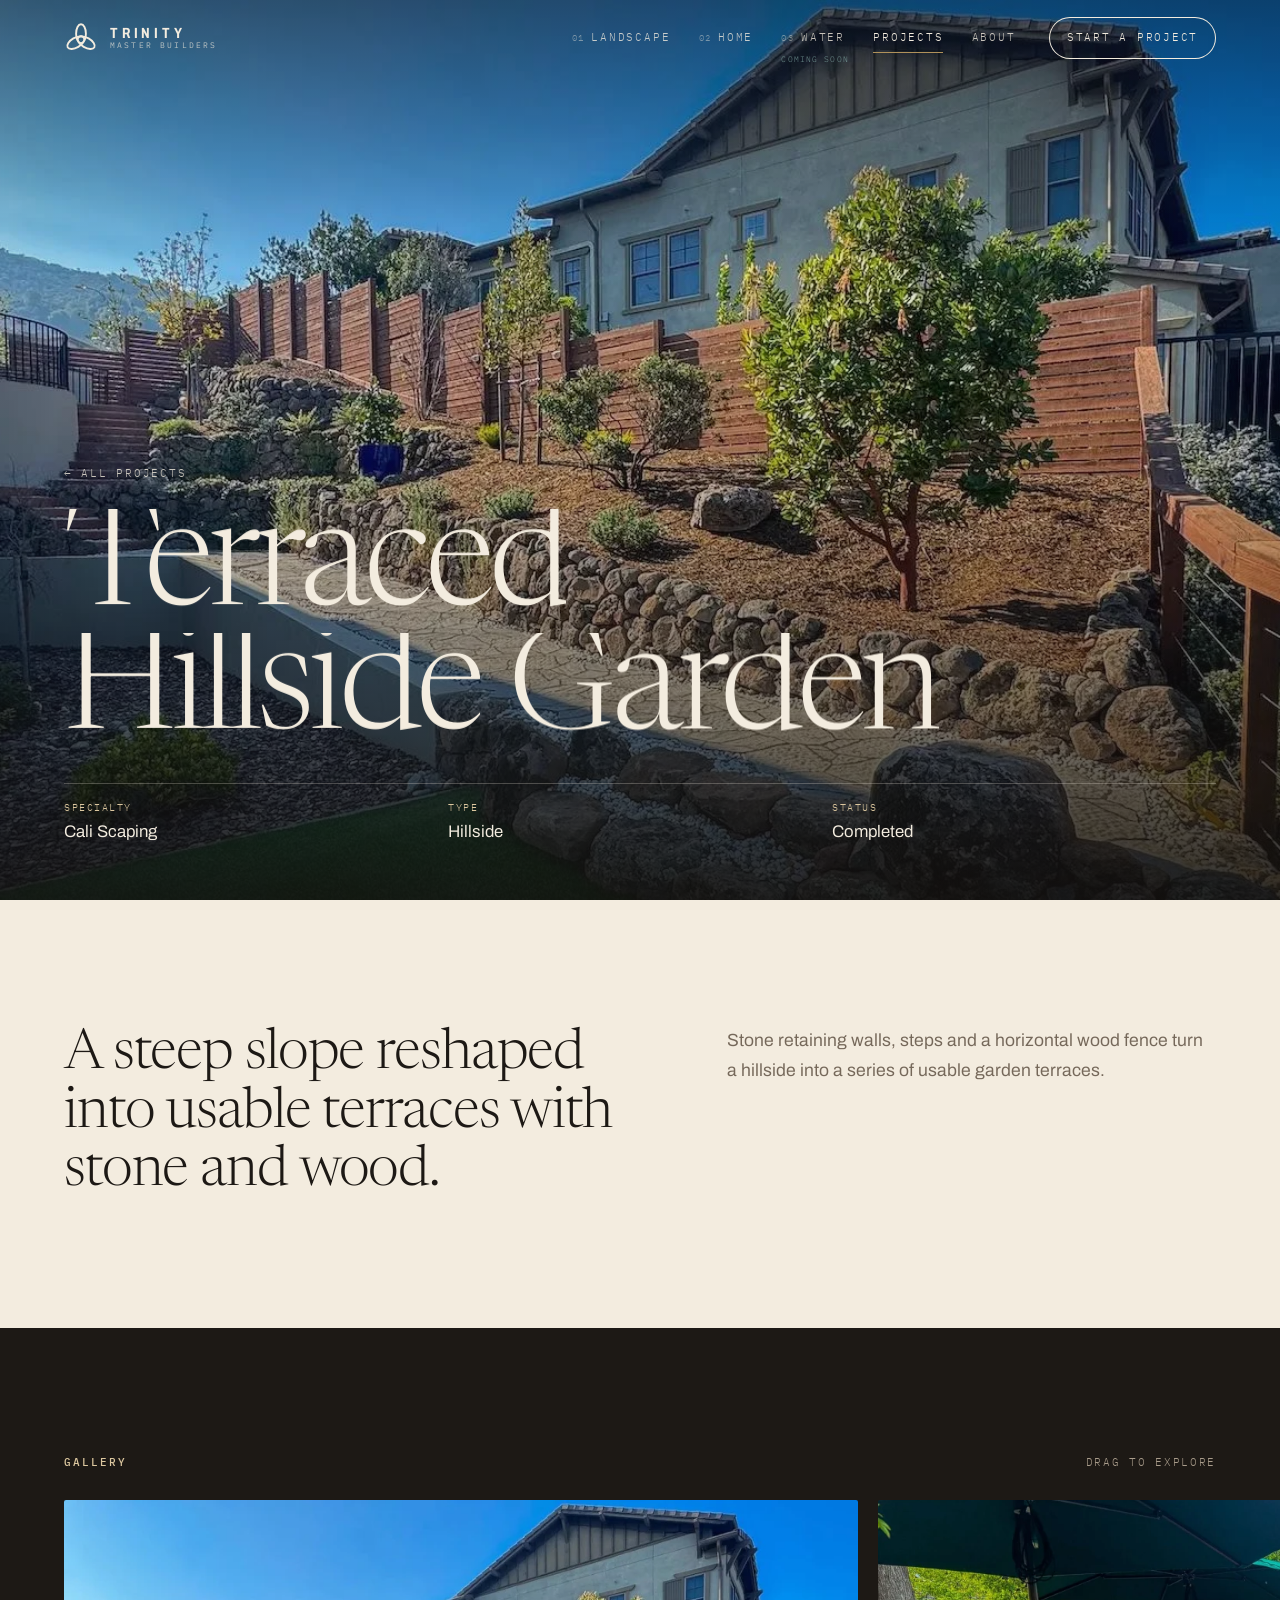
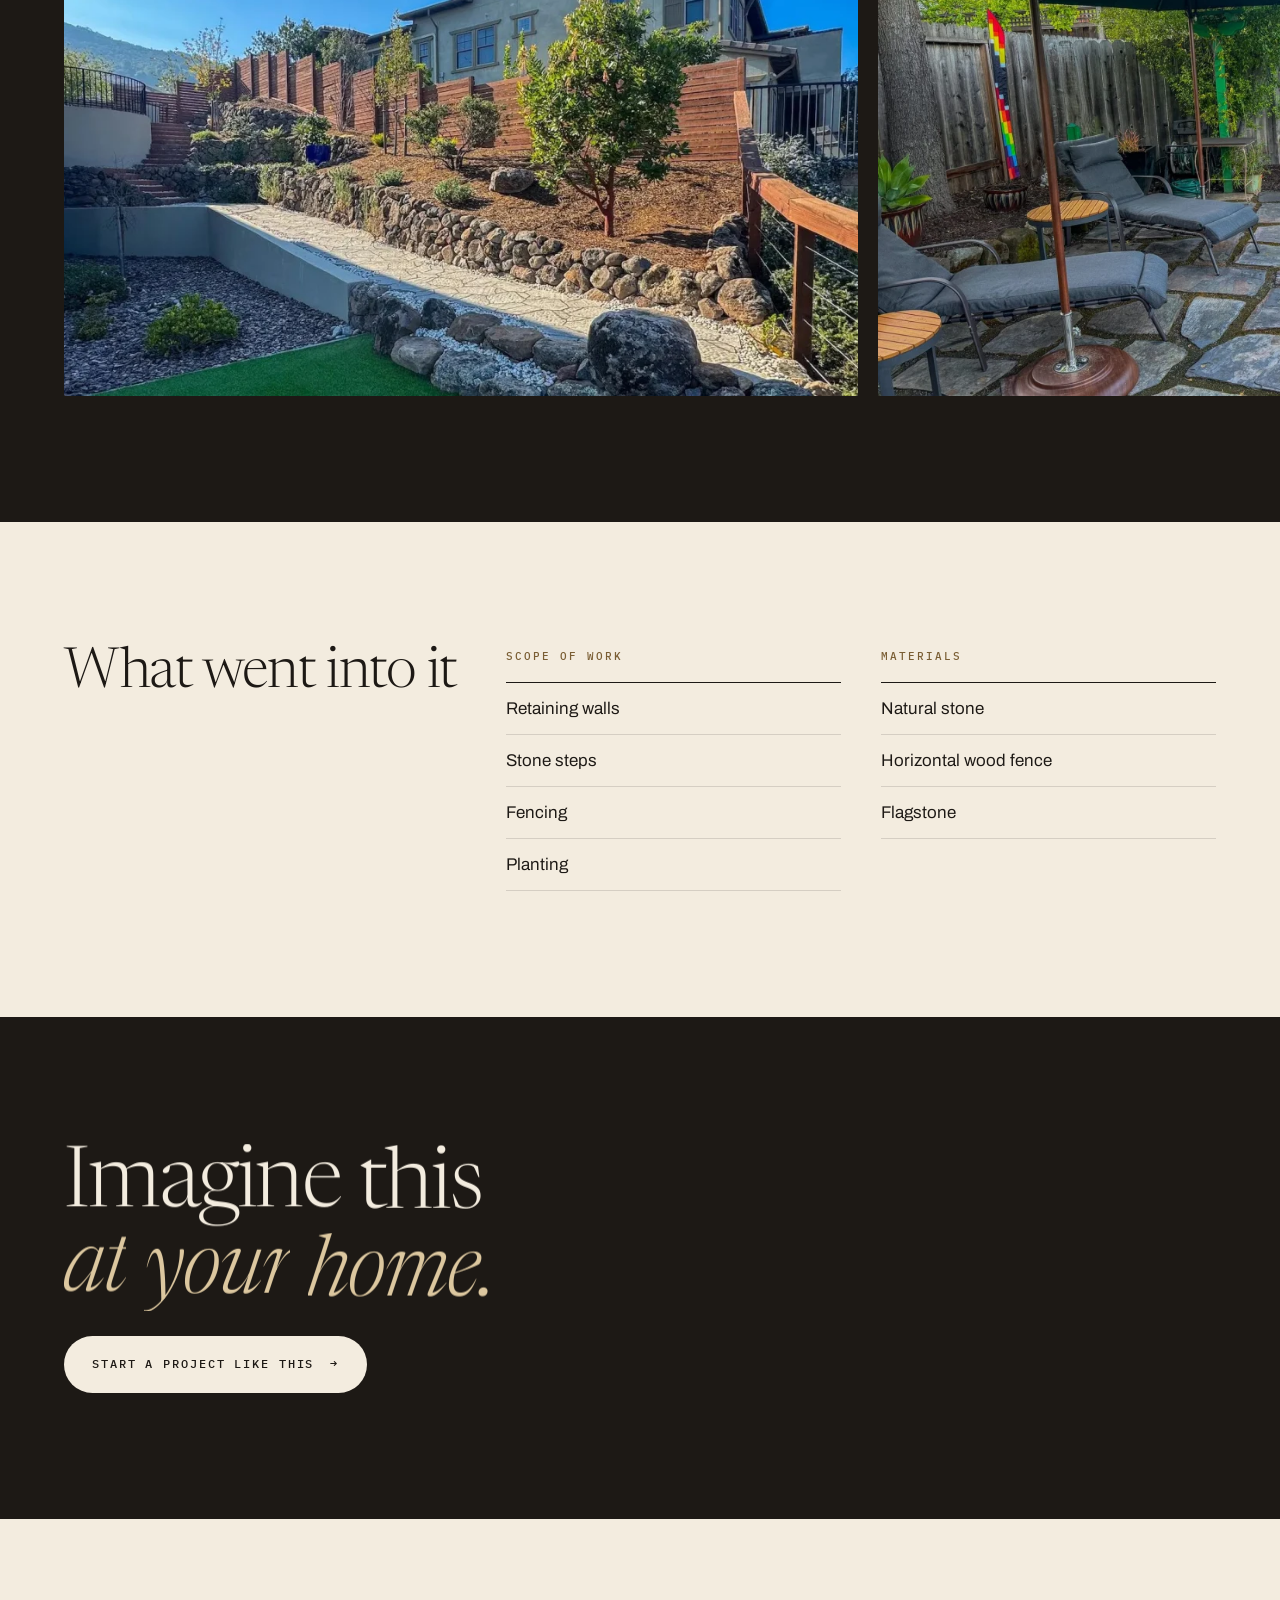
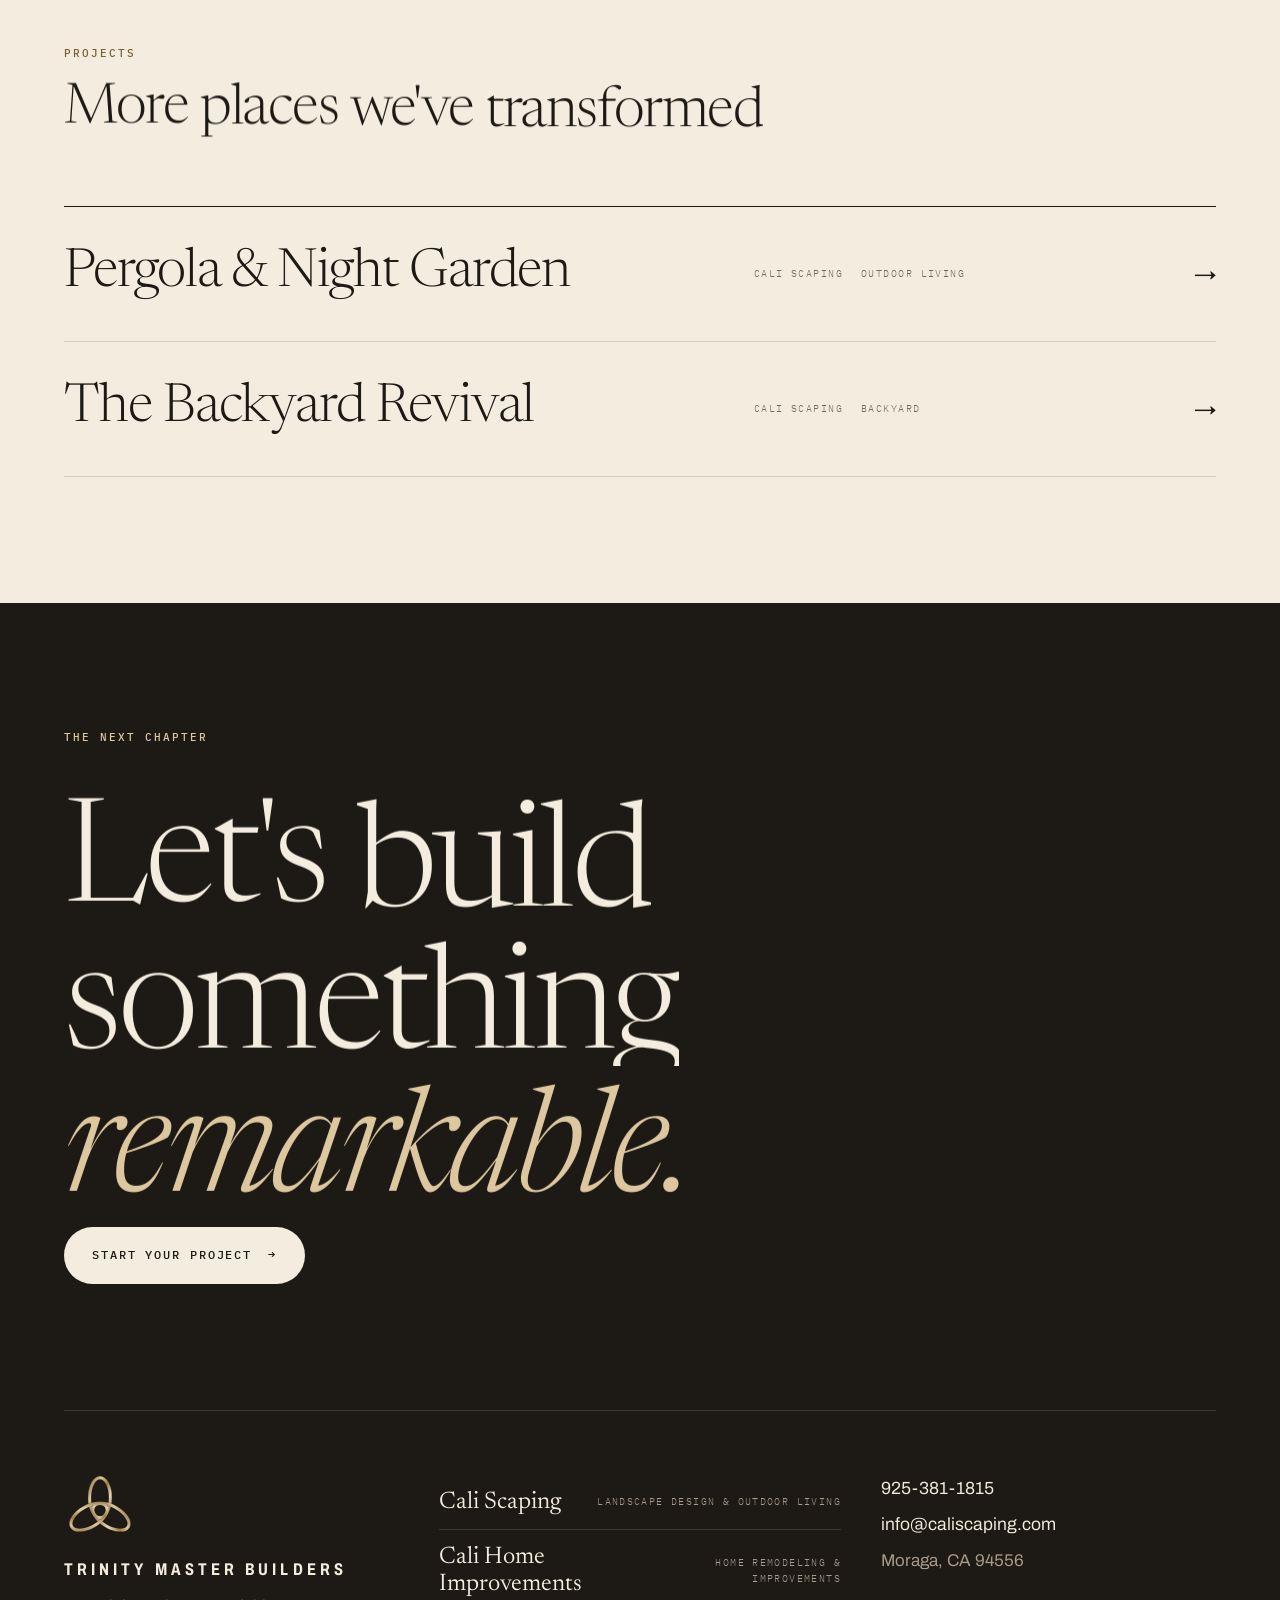
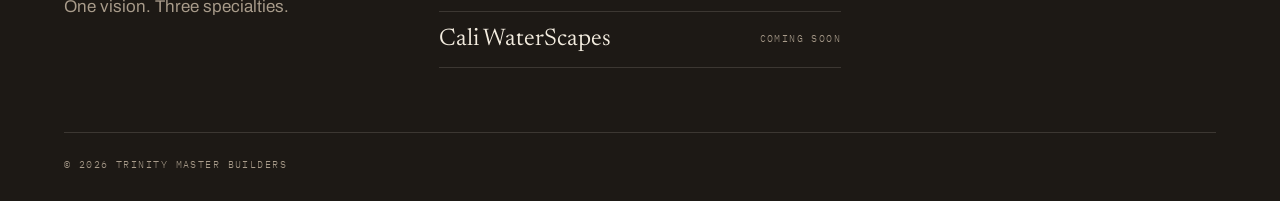
<file: projects/terraced-hillside-garden/index.html>
<!doctype html>
<html lang="en-US">
<head>
<meta name="robots" content="noindex, nofollow">
<meta charset="UTF-8">
<meta name="viewport" content="width=device-width, initial-scale=1, viewport-fit=cover">
<meta name="theme-color" content="#1D1915">
<title>Terraced Hillside Garden &#8211; Trinity Master Builders</title>
<meta name='robots' content='max-image-preview:large' />
<link rel="preconnect" href="https://fonts.googleapis.com"><link rel="preconnect" href="https://fonts.gstatic.com" crossorigin>
<script id="trinity-config" type="application/json">{"demo":true,"restUrl":"https:\/\/andcefa90.github.io\/trinity-master-builders\/wp-json\/trinity\/v1\/","nonce":"6b22378cf2","themeUrl":"https:\/\/andcefa90.github.io\/trinity-master-builders\/wp-content\/themes\/trinity","intro":true,"lines":[{"slug":"landscape","name":"Landscape","brand":"Cali Scaping","comingSoon":false,"accent":"#78785A"},{"slug":"home-improvements","name":"Home","brand":"Cali Home Improvements","comingSoon":false,"accent":"#9A7A55"},{"slug":"water","name":"Water","brand":"Cali WaterScapes","comingSoon":true,"accent":"#86AEA9"}]}</script>
<script>(function(d){d.classList.add('js');if(matchMedia('(prefers-reduced-motion: reduce)').matches)d.classList.add('reduced');try{var w=sessionStorage.getItem('trinity-curtain');if(w!==null){d.classList.add('curtain-in');d.setAttribute('data-curtain',w);}}catch(e){}})(document.documentElement);</script>
<link rel='dns-prefetch' href='//fonts.googleapis.com' />
<script>window.dataLayer=window.dataLayer||[];</script>
<meta name="description" content="A steep slope reshaped into usable terraces with stone and wood.">
<meta property="og:type" content="article">
<meta property="og:title" content="Terraced Hillside Garden &#8211; Trinity Master Builders">
<meta property="og:description" content="A steep slope reshaped into usable terraces with stone and wood.">
<meta property="og:url" content="https://andcefa90.github.io/trinity-master-builders/projects/terraced-hillside-garden/">
<meta property="og:site_name" content="Trinity Master Builders">
<meta property="og:image" content="https://andcefa90.github.io/trinity-master-builders/wp-content/uploads/2026/11/landscape-terrace.webp">
<meta name="twitter:card" content="summary_large_image">
<meta name="twitter:title" content="Terraced Hillside Garden &#8211; Trinity Master Builders">
<meta name="twitter:description" content="A steep slope reshaped into usable terraces with stone and wood.">
<meta name="twitter:image" content="https://andcefa90.github.io/trinity-master-builders/wp-content/uploads/2026/11/landscape-terrace.webp">
<style id="wp-img-auto-sizes-contain-inline-css">
img:is([sizes=auto i],[sizes^="auto," i]){contain-intrinsic-size:3000px 1500px}
/*# sourceURL=wp-img-auto-sizes-contain-inline-css */
</style>

<style id="global-styles-inline-css">
:root{--wp--preset--aspect-ratio--square: 1;--wp--preset--aspect-ratio--4-3: 4/3;--wp--preset--aspect-ratio--3-4: 3/4;--wp--preset--aspect-ratio--3-2: 3/2;--wp--preset--aspect-ratio--2-3: 2/3;--wp--preset--aspect-ratio--16-9: 16/9;--wp--preset--aspect-ratio--9-16: 9/16;--wp--preset--color--black: #000000;--wp--preset--color--cyan-bluish-gray: #abb8c3;--wp--preset--color--white: #ffffff;--wp--preset--color--pale-pink: #f78da7;--wp--preset--color--vivid-red: #cf2e2e;--wp--preset--color--luminous-vivid-orange: #ff6900;--wp--preset--color--luminous-vivid-amber: #fcb900;--wp--preset--color--light-green-cyan: #7bdcb5;--wp--preset--color--vivid-green-cyan: #00d084;--wp--preset--color--pale-cyan-blue: #8ed1fc;--wp--preset--color--vivid-cyan-blue: #0693e3;--wp--preset--color--vivid-purple: #9b51e0;--wp--preset--gradient--vivid-cyan-blue-to-vivid-purple: linear-gradient(135deg,rgb(6,147,227) 0%,rgb(155,81,224) 100%);--wp--preset--gradient--light-green-cyan-to-vivid-green-cyan: linear-gradient(135deg,rgb(122,220,180) 0%,rgb(0,208,130) 100%);--wp--preset--gradient--luminous-vivid-amber-to-luminous-vivid-orange: linear-gradient(135deg,rgb(252,185,0) 0%,rgb(255,105,0) 100%);--wp--preset--gradient--luminous-vivid-orange-to-vivid-red: linear-gradient(135deg,rgb(255,105,0) 0%,rgb(207,46,46) 100%);--wp--preset--gradient--very-light-gray-to-cyan-bluish-gray: linear-gradient(135deg,rgb(238,238,238) 0%,rgb(169,184,195) 100%);--wp--preset--gradient--cool-to-warm-spectrum: linear-gradient(135deg,rgb(74,234,220) 0%,rgb(151,120,209) 20%,rgb(207,42,186) 40%,rgb(238,44,130) 60%,rgb(251,105,98) 80%,rgb(254,248,76) 100%);--wp--preset--gradient--blush-light-purple: linear-gradient(135deg,rgb(255,206,236) 0%,rgb(152,150,240) 100%);--wp--preset--gradient--blush-bordeaux: linear-gradient(135deg,rgb(254,205,165) 0%,rgb(254,45,45) 50%,rgb(107,0,62) 100%);--wp--preset--gradient--luminous-dusk: linear-gradient(135deg,rgb(255,203,112) 0%,rgb(199,81,192) 50%,rgb(65,88,208) 100%);--wp--preset--gradient--pale-ocean: linear-gradient(135deg,rgb(255,245,203) 0%,rgb(182,227,212) 50%,rgb(51,167,181) 100%);--wp--preset--gradient--electric-grass: linear-gradient(135deg,rgb(202,248,128) 0%,rgb(113,206,126) 100%);--wp--preset--gradient--midnight: linear-gradient(135deg,rgb(2,3,129) 0%,rgb(40,116,252) 100%);--wp--preset--font-size--small: 13px;--wp--preset--font-size--medium: 20px;--wp--preset--font-size--large: 36px;--wp--preset--font-size--x-large: 42px;--wp--preset--spacing--20: 0.44rem;--wp--preset--spacing--30: 0.67rem;--wp--preset--spacing--40: 1rem;--wp--preset--spacing--50: 1.5rem;--wp--preset--spacing--60: 2.25rem;--wp--preset--spacing--70: 3.38rem;--wp--preset--spacing--80: 5.06rem;--wp--preset--shadow--natural: 6px 6px 9px rgba(0, 0, 0, 0.2);--wp--preset--shadow--deep: 12px 12px 50px rgba(0, 0, 0, 0.4);--wp--preset--shadow--sharp: 6px 6px 0px rgba(0, 0, 0, 0.2);--wp--preset--shadow--outlined: 6px 6px 0px -3px rgb(255, 255, 255), 6px 6px rgb(0, 0, 0);--wp--preset--shadow--crisp: 6px 6px 0px rgb(0, 0, 0);}.wp-block-button{--wp--preset--dimension--25: 25%;--wp--preset--dimension--50: 50%;--wp--preset--dimension--75: 75%;--wp--preset--dimension--100: 100%;}:where(body) { margin: 0; }:where(.is-layout-flex){gap: 0.5em;}:where(.is-layout-grid){gap: 0.5em;}body .is-layout-flex{display: flex;}.is-layout-flex{flex-wrap: wrap;align-items: center;}.is-layout-flex > :is(*, div){margin: 0;}body .is-layout-grid{display: grid;}.is-layout-grid > :is(*, div){margin: 0;}body{padding-top: 0px;padding-right: 0px;padding-bottom: 0px;padding-left: 0px;}:root :where(.wp-element-button, .wp-block-button__link){background-color: #32373c;border-width: 0;color: #fff;font-family: inherit;font-size: inherit;font-style: inherit;font-weight: inherit;letter-spacing: inherit;line-height: inherit;padding-top: calc(0.667em + 2px);padding-right: calc(1.333em + 2px);padding-bottom: calc(0.667em + 2px);padding-left: calc(1.333em + 2px);text-decoration: none;text-transform: inherit;}.has-black-color{color: var(--wp--preset--color--black) !important;}.has-cyan-bluish-gray-color{color: var(--wp--preset--color--cyan-bluish-gray) !important;}.has-white-color{color: var(--wp--preset--color--white) !important;}.has-pale-pink-color{color: var(--wp--preset--color--pale-pink) !important;}.has-vivid-red-color{color: var(--wp--preset--color--vivid-red) !important;}.has-luminous-vivid-orange-color{color: var(--wp--preset--color--luminous-vivid-orange) !important;}.has-luminous-vivid-amber-color{color: var(--wp--preset--color--luminous-vivid-amber) !important;}.has-light-green-cyan-color{color: var(--wp--preset--color--light-green-cyan) !important;}.has-vivid-green-cyan-color{color: var(--wp--preset--color--vivid-green-cyan) !important;}.has-pale-cyan-blue-color{color: var(--wp--preset--color--pale-cyan-blue) !important;}.has-vivid-cyan-blue-color{color: var(--wp--preset--color--vivid-cyan-blue) !important;}.has-vivid-purple-color{color: var(--wp--preset--color--vivid-purple) !important;}.has-black-background-color{background-color: var(--wp--preset--color--black) !important;}.has-cyan-bluish-gray-background-color{background-color: var(--wp--preset--color--cyan-bluish-gray) !important;}.has-white-background-color{background-color: var(--wp--preset--color--white) !important;}.has-pale-pink-background-color{background-color: var(--wp--preset--color--pale-pink) !important;}.has-vivid-red-background-color{background-color: var(--wp--preset--color--vivid-red) !important;}.has-luminous-vivid-orange-background-color{background-color: var(--wp--preset--color--luminous-vivid-orange) !important;}.has-luminous-vivid-amber-background-color{background-color: var(--wp--preset--color--luminous-vivid-amber) !important;}.has-light-green-cyan-background-color{background-color: var(--wp--preset--color--light-green-cyan) !important;}.has-vivid-green-cyan-background-color{background-color: var(--wp--preset--color--vivid-green-cyan) !important;}.has-pale-cyan-blue-background-color{background-color: var(--wp--preset--color--pale-cyan-blue) !important;}.has-vivid-cyan-blue-background-color{background-color: var(--wp--preset--color--vivid-cyan-blue) !important;}.has-vivid-purple-background-color{background-color: var(--wp--preset--color--vivid-purple) !important;}.has-black-border-color{border-color: var(--wp--preset--color--black) !important;}.has-cyan-bluish-gray-border-color{border-color: var(--wp--preset--color--cyan-bluish-gray) !important;}.has-white-border-color{border-color: var(--wp--preset--color--white) !important;}.has-pale-pink-border-color{border-color: var(--wp--preset--color--pale-pink) !important;}.has-vivid-red-border-color{border-color: var(--wp--preset--color--vivid-red) !important;}.has-luminous-vivid-orange-border-color{border-color: var(--wp--preset--color--luminous-vivid-orange) !important;}.has-luminous-vivid-amber-border-color{border-color: var(--wp--preset--color--luminous-vivid-amber) !important;}.has-light-green-cyan-border-color{border-color: var(--wp--preset--color--light-green-cyan) !important;}.has-vivid-green-cyan-border-color{border-color: var(--wp--preset--color--vivid-green-cyan) !important;}.has-pale-cyan-blue-border-color{border-color: var(--wp--preset--color--pale-cyan-blue) !important;}.has-vivid-cyan-blue-border-color{border-color: var(--wp--preset--color--vivid-cyan-blue) !important;}.has-vivid-purple-border-color{border-color: var(--wp--preset--color--vivid-purple) !important;}.has-vivid-cyan-blue-to-vivid-purple-gradient-background{background: var(--wp--preset--gradient--vivid-cyan-blue-to-vivid-purple) !important;}.has-light-green-cyan-to-vivid-green-cyan-gradient-background{background: var(--wp--preset--gradient--light-green-cyan-to-vivid-green-cyan) !important;}.has-luminous-vivid-amber-to-luminous-vivid-orange-gradient-background{background: var(--wp--preset--gradient--luminous-vivid-amber-to-luminous-vivid-orange) !important;}.has-luminous-vivid-orange-to-vivid-red-gradient-background{background: var(--wp--preset--gradient--luminous-vivid-orange-to-vivid-red) !important;}.has-very-light-gray-to-cyan-bluish-gray-gradient-background{background: var(--wp--preset--gradient--very-light-gray-to-cyan-bluish-gray) !important;}.has-cool-to-warm-spectrum-gradient-background{background: var(--wp--preset--gradient--cool-to-warm-spectrum) !important;}.has-blush-light-purple-gradient-background{background: var(--wp--preset--gradient--blush-light-purple) !important;}.has-blush-bordeaux-gradient-background{background: var(--wp--preset--gradient--blush-bordeaux) !important;}.has-luminous-dusk-gradient-background{background: var(--wp--preset--gradient--luminous-dusk) !important;}.has-pale-ocean-gradient-background{background: var(--wp--preset--gradient--pale-ocean) !important;}.has-electric-grass-gradient-background{background: var(--wp--preset--gradient--electric-grass) !important;}.has-midnight-gradient-background{background: var(--wp--preset--gradient--midnight) !important;}.has-small-font-size{font-size: var(--wp--preset--font-size--small) !important;}.has-medium-font-size{font-size: var(--wp--preset--font-size--medium) !important;}.has-large-font-size{font-size: var(--wp--preset--font-size--large) !important;}.has-x-large-font-size{font-size: var(--wp--preset--font-size--x-large) !important;}
/*# sourceURL=global-styles-inline-css */
</style>

<link rel='stylesheet' id='trinity-fonts-css' href='https://fonts.googleapis.com/css2?family=Newsreader:ital,opsz,wght@0,6..72,300..500;1,6..72,300..500&#038;family=Archivo:wdth,wght@62..125,300..700&#038;family=IBM+Plex+Mono:wght@400;500&#038;display=swap' media='all' />
<link rel='stylesheet' id='trinity-tokens-css' href='https://andcefa90.github.io/trinity-master-builders/wp-content/themes/trinity/assets/css/tokens.css?ver=1.0.0' media='all' />
<link rel='stylesheet' id='trinity-base-css' href='https://andcefa90.github.io/trinity-master-builders/wp-content/themes/trinity/assets/css/base.css?ver=1.0.0' media='all' />
<link rel='stylesheet' id='trinity-components-css' href='https://andcefa90.github.io/trinity-master-builders/wp-content/themes/trinity/assets/css/components.css?ver=1.0.0' media='all' />
<link rel='stylesheet' id='trinity-view-css' href='https://andcefa90.github.io/trinity-master-builders/wp-content/themes/trinity/assets/css/project.css?ver=1.0.0' media='all' />
<script data-wp-strategy="defer" defer id="gsap-js" src="https://andcefa90.github.io/trinity-master-builders/wp-content/themes/trinity/assets/vendor/gsap.min.js?ver=3.12.5"></script>
<script data-wp-strategy="defer" defer id="gsap-scrolltrigger-js" src="https://andcefa90.github.io/trinity-master-builders/wp-content/themes/trinity/assets/vendor/ScrollTrigger.min.js?ver=3.12.5"></script>
<script data-wp-strategy="defer" defer id="lenis-js" src="https://andcefa90.github.io/trinity-master-builders/wp-content/themes/trinity/assets/vendor/lenis.min.js?ver=1.1.13"></script>
<link rel="canonical" href="https://andcefa90.github.io/trinity-master-builders/projects/terraced-hillside-garden/" />
<link rel='shortlink' href='https://andcefa90.github.io/trinity-master-builders/?p=17' />
</head>
<body class="wp-singular project-template-default single single-project postid-17 wp-embed-responsive wp-theme-trinity world--landscape">
<a class="skip-link" href="#main">Skip to content</a>


<div class="curtain" aria-hidden="true"><div class="curtain__panel"></div><div class="curtain__mark"><svg class="tri tri--curtain" viewBox="-270 -265 540 470" aria-hidden="true" focusable="false"><defs><linearGradient id="tri6828" x1="0" y1="0" x2="1" y2="1"><stop offset="0" stop-color="#7A5E34"/><stop offset=".28" stop-color="#DCC79F"/><stop offset=".5" stop-color="#9C7B47"/><stop offset=".72" stop-color="#E6D5B0"/><stop offset="1" stop-color="#6B4F2A"/></linearGradient><linearGradient id="tri6828d" x1="0" y1="0" x2="0" y2="1"><stop offset="0" stop-color="#4B3423" stop-opacity=".5"/><stop offset="1" stop-color="#4B3423" stop-opacity=".12"/></linearGradient></defs><g class="tri__g" data-ring="0" transform="rotate(0)"><ellipse class="tri__guide" cx="0" cy="-95" rx="78" ry="150"/><ellipse class="tri__shade" cx="0" cy="-95" rx="78" ry="150" stroke="url(#tri6828d)"/><ellipse class="tri__ring" cx="0" cy="-95" rx="78" ry="150" stroke="currentColor"/></g><g class="tri__g" data-ring="1" transform="rotate(120)"><ellipse class="tri__guide" cx="0" cy="-95" rx="78" ry="150"/><ellipse class="tri__shade" cx="0" cy="-95" rx="78" ry="150" stroke="url(#tri6828d)"/><ellipse class="tri__ring" cx="0" cy="-95" rx="78" ry="150" stroke="currentColor"/></g><g class="tri__g" data-ring="2" transform="rotate(240)"><ellipse class="tri__guide" cx="0" cy="-95" rx="78" ry="150"/><ellipse class="tri__shade" cx="0" cy="-95" rx="78" ry="150" stroke="url(#tri6828d)"/><ellipse class="tri__ring" cx="0" cy="-95" rx="78" ry="150" stroke="currentColor"/></g></svg></div></div>

<header class="site-header" id="site-header">
	<div class="site-header__inner">
		<a class="brand" href="https://andcefa90.github.io/trinity-master-builders/" aria-label="Trinity Master Builders, home">
			<svg class="tri tri--brand" viewBox="-270 -265 540 470" aria-hidden="true" focusable="false"><defs><linearGradient id="tri39081" x1="0" y1="0" x2="1" y2="1"><stop offset="0" stop-color="#7A5E34"/><stop offset=".28" stop-color="#DCC79F"/><stop offset=".5" stop-color="#9C7B47"/><stop offset=".72" stop-color="#E6D5B0"/><stop offset="1" stop-color="#6B4F2A"/></linearGradient><linearGradient id="tri39081d" x1="0" y1="0" x2="0" y2="1"><stop offset="0" stop-color="#4B3423" stop-opacity=".5"/><stop offset="1" stop-color="#4B3423" stop-opacity=".12"/></linearGradient></defs><g class="tri__g" data-ring="0" transform="rotate(0)"><ellipse class="tri__guide" cx="0" cy="-95" rx="78" ry="150"/><ellipse class="tri__shade" cx="0" cy="-95" rx="78" ry="150" stroke="url(#tri39081d)"/><ellipse class="tri__ring" cx="0" cy="-95" rx="78" ry="150" stroke="currentColor"/></g><g class="tri__g" data-ring="1" transform="rotate(120)"><ellipse class="tri__guide" cx="0" cy="-95" rx="78" ry="150"/><ellipse class="tri__shade" cx="0" cy="-95" rx="78" ry="150" stroke="url(#tri39081d)"/><ellipse class="tri__ring" cx="0" cy="-95" rx="78" ry="150" stroke="currentColor"/></g><g class="tri__g" data-ring="2" transform="rotate(240)"><ellipse class="tri__guide" cx="0" cy="-95" rx="78" ry="150"/><ellipse class="tri__shade" cx="0" cy="-95" rx="78" ry="150" stroke="url(#tri39081d)"/><ellipse class="tri__ring" cx="0" cy="-95" rx="78" ry="150" stroke="currentColor"/></g></svg>			<span class="brand__word">Trinity<span class="brand__sub">Master Builders</span></span>
		</a>
		<nav class="primary-nav" aria-label="Primary">
			<ul>
									<li>
						<a href="https://andcefa90.github.io/trinity-master-builders/landscape/" data-world="landscape" >
							<span class="nav-num">01</span>Landscape													</a>
					</li>
									<li>
						<a href="https://andcefa90.github.io/trinity-master-builders/home-improvements/" data-world="home-improvements" >
							<span class="nav-num">02</span>Home													</a>
					</li>
									<li>
						<a href="https://andcefa90.github.io/trinity-master-builders/water/" data-world="water" >
							<span class="nav-num">03</span>Water							<span class="nav-soon">Coming soon</span>						</a>
					</li>
								<li><a href="https://andcefa90.github.io/trinity-master-builders/projects/" aria-current="page">Projects</a></li>
				<li><a href="https://andcefa90.github.io/trinity-master-builders/about/" >About</a></li>
			</ul>
		</nav>
		<a class="header-cta" href="https://andcefa90.github.io/trinity-master-builders/start/" data-track="cta_click" data-track-label="Header: Start a project">Start a project</a>
		<button class="menu-toggle" type="button" aria-expanded="false" aria-controls="menu-panel"><span class="screen-reader-text">Menu</span><i></i><i></i></button>
	</div>
	<div class="scroll-progress" aria-hidden="true"><i></i></div>
</header>

<div class="menu-panel" id="menu-panel" hidden>
	<nav aria-label="Mobile">
		<ol class="menu-panel__worlds">
							<li style="--accent:#78785A">
					<a href="https://andcefa90.github.io/trinity-master-builders/landscape/" data-world="landscape">
						<span class="menu-panel__media"><img width="300" height="225" src="https://andcefa90.github.io/trinity-master-builders/wp-content/uploads/2026/11/landscape-pergola-sunset-300x225.webp" class="attachment-medium size-medium" alt="" loading="lazy" decoding="async" srcset="https://andcefa90.github.io/trinity-master-builders/wp-content/uploads/2026/11/landscape-pergola-sunset-300x225.webp 300w, https://andcefa90.github.io/trinity-master-builders/wp-content/uploads/2026/11/landscape-pergola-sunset-1024x768.webp 1024w, https://andcefa90.github.io/trinity-master-builders/wp-content/uploads/2026/11/landscape-pergola-sunset-768x576.webp 768w, https://andcefa90.github.io/trinity-master-builders/wp-content/uploads/2026/11/landscape-pergola-sunset-1536x1152.webp 1536w, https://andcefa90.github.io/trinity-master-builders/wp-content/uploads/2026/11/landscape-pergola-sunset-1800x1350.webp 1800w, https://andcefa90.github.io/trinity-master-builders/wp-content/uploads/2026/11/landscape-pergola-sunset-1200x900.webp 1200w, https://andcefa90.github.io/trinity-master-builders/wp-content/uploads/2026/11/landscape-pergola-sunset.webp 1920w" sizes="auto, (max-width: 300px) 100vw, 300px" /></span>
						<span class="menu-panel__label"><small>Cali Scaping</small>Landscape</span>
											</a>
				</li>
							<li style="--accent:#9A7A55">
					<a href="https://andcefa90.github.io/trinity-master-builders/home-improvements/" data-world="home-improvements">
						<span class="menu-panel__media"><img width="300" height="200" src="https://andcefa90.github.io/trinity-master-builders/wp-content/uploads/2026/11/home-kitchen-island-300x200.webp" class="attachment-medium size-medium" alt="" loading="lazy" decoding="async" srcset="https://andcefa90.github.io/trinity-master-builders/wp-content/uploads/2026/11/home-kitchen-island-300x200.webp 300w, https://andcefa90.github.io/trinity-master-builders/wp-content/uploads/2026/11/home-kitchen-island-1024x683.webp 1024w, https://andcefa90.github.io/trinity-master-builders/wp-content/uploads/2026/11/home-kitchen-island-768x512.webp 768w, https://andcefa90.github.io/trinity-master-builders/wp-content/uploads/2026/11/home-kitchen-island-1536x1025.webp 1536w, https://andcefa90.github.io/trinity-master-builders/wp-content/uploads/2026/11/home-kitchen-island-1349x900.webp 1349w, https://andcefa90.github.io/trinity-master-builders/wp-content/uploads/2026/11/home-kitchen-island.webp 1920w" sizes="auto, (max-width: 300px) 100vw, 300px" /></span>
						<span class="menu-panel__label"><small>Cali Home Improvements</small>Home</span>
											</a>
				</li>
							<li style="--accent:#86AEA9">
					<a href="https://andcefa90.github.io/trinity-master-builders/water/" data-world="water">
						<span class="menu-panel__media"><img width="300" height="290" src="https://andcefa90.github.io/trinity-master-builders/wp-content/uploads/2026/11/landscape-spa-300x290.webp" class="attachment-medium size-medium" alt="" loading="lazy" decoding="async" srcset="https://andcefa90.github.io/trinity-master-builders/wp-content/uploads/2026/11/landscape-spa-300x290.webp 300w, https://andcefa90.github.io/trinity-master-builders/wp-content/uploads/2026/11/landscape-spa.webp 628w" sizes="auto, (max-width: 300px) 100vw, 300px" /></span>
						<span class="menu-panel__label"><small>Cali WaterScapes</small>Water</span>
						<span class="badge">Coming soon</span>					</a>
				</li>
					</ol>
		<ul class="menu-panel__links">
			<li><a href="https://andcefa90.github.io/trinity-master-builders/projects/">Projects</a></li>
			<li><a href="https://andcefa90.github.io/trinity-master-builders/about/">About</a></li>
			<li><a href="https://andcefa90.github.io/trinity-master-builders/start/" class="is-accent">Start a project</a></li>
		</ul>
		<p class="menu-panel__contact"><a href="tel:9253811815" data-track="phone_click">925-381-1815</a></p>
	</nav>
</div>

<div class="cursor" aria-hidden="true"><span class="cursor__label"></span></div>

<main id="main" class="site-main">
<article class="project" data-project-id="17" data-track-view="project_view" data-track-label="Terraced Hillside Garden">
	<header class="project-hero" data-tone="dark">
		<div class="project-hero__media" data-hero-media><img width="1440" height="810" src="https://andcefa90.github.io/trinity-master-builders/wp-content/uploads/2026/11/landscape-terrace.webp" class="attachment-trinity-cinema size-trinity-cinema wp-post-image" alt="" loading="eager" fetchpriority="high" sizes="100vw" decoding="async" srcset="https://andcefa90.github.io/trinity-master-builders/wp-content/uploads/2026/11/landscape-terrace.webp 1440w, https://andcefa90.github.io/trinity-master-builders/wp-content/uploads/2026/11/landscape-terrace-300x169.webp 300w, https://andcefa90.github.io/trinity-master-builders/wp-content/uploads/2026/11/landscape-terrace-1024x576.webp 1024w, https://andcefa90.github.io/trinity-master-builders/wp-content/uploads/2026/11/landscape-terrace-768x432.webp 768w" /><div class="hero__veil"></div></div>
		<div class="wrap project-hero__content">
			<a class="project-hero__back" href="https://andcefa90.github.io/trinity-master-builders/projects/">← All projects</a>
			<h1 class="project-hero__title" data-split>Terraced Hillside Garden</h1>
							<dl class="facts">
											<div><dt>Specialty</dt><dd>Cali Scaping</dd></div>
											<div><dt>Type</dt><dd>Hillside</dd></div>
											<div><dt>Status</dt><dd>Completed</dd></div>
									</dl>
					</div>
	</header>

	<section class="project-intro" data-tone="light">
		<div class="wrap project-intro__grid">
			<p class="project-intro__lede">A steep slope reshaped into usable terraces with stone and wood.</p>			<div class="project-intro__body prose"><p>Stone retaining walls, steps and a horizontal wood fence turn a hillside into a series of usable garden terraces.</p>
</div>
		</div>
	</section>

	
	
	
			<section class="gallery" data-tone="dark" data-module="drag-reel" aria-label="Gallery">
			<div class="wrap reel__head"><p class="eyebrow">Gallery</p><p class="reel__hint">Drag to explore</p></div>
			<ul class="reel__track gallery__track" data-cursor="Drag">
									<li class="gallery__item"><img width="1440" height="810" src="https://andcefa90.github.io/trinity-master-builders/wp-content/uploads/2026/11/landscape-terrace.webp" class="attachment-trinity-wide size-trinity-wide" alt="Terraced garden with stone walls and a horizontal wood fence" loading="lazy" sizes="auto, (min-width: 900px) 60vw, 88vw" decoding="async" srcset="https://andcefa90.github.io/trinity-master-builders/wp-content/uploads/2026/11/landscape-terrace.webp 1440w, https://andcefa90.github.io/trinity-master-builders/wp-content/uploads/2026/11/landscape-terrace-300x169.webp 300w, https://andcefa90.github.io/trinity-master-builders/wp-content/uploads/2026/11/landscape-terrace-1024x576.webp 1024w, https://andcefa90.github.io/trinity-master-builders/wp-content/uploads/2026/11/landscape-terrace-768x432.webp 768w" /></li>
									<li class="gallery__item"><img width="1200" height="900" src="https://andcefa90.github.io/trinity-master-builders/wp-content/uploads/2026/11/landscape-flagstone-1200x900.webp" class="attachment-trinity-wide size-trinity-wide" alt="" loading="lazy" sizes="auto, (min-width: 900px) 60vw, 88vw" decoding="async" srcset="https://andcefa90.github.io/trinity-master-builders/wp-content/uploads/2026/11/landscape-flagstone-1200x900.webp 1200w, https://andcefa90.github.io/trinity-master-builders/wp-content/uploads/2026/11/landscape-flagstone-300x225.webp 300w, https://andcefa90.github.io/trinity-master-builders/wp-content/uploads/2026/11/landscape-flagstone-1024x768.webp 1024w, https://andcefa90.github.io/trinity-master-builders/wp-content/uploads/2026/11/landscape-flagstone-768x576.webp 768w, https://andcefa90.github.io/trinity-master-builders/wp-content/uploads/2026/11/landscape-flagstone-1536x1152.webp 1536w, https://andcefa90.github.io/trinity-master-builders/wp-content/uploads/2026/11/landscape-flagstone-1800x1350.webp 1800w, https://andcefa90.github.io/trinity-master-builders/wp-content/uploads/2026/11/landscape-flagstone.webp 1920w" /></li>
									<li class="gallery__item"><img width="628" height="607" src="https://andcefa90.github.io/trinity-master-builders/wp-content/uploads/2026/11/landscape-fire-feature.webp" class="attachment-trinity-wide size-trinity-wide" alt="" loading="lazy" sizes="auto, (min-width: 900px) 60vw, 88vw" decoding="async" srcset="https://andcefa90.github.io/trinity-master-builders/wp-content/uploads/2026/11/landscape-fire-feature.webp 628w, https://andcefa90.github.io/trinity-master-builders/wp-content/uploads/2026/11/landscape-fire-feature-300x290.webp 300w" /></li>
							</ul>
		</section>
	
			<section class="spec" data-tone="light">
			<div class="wrap spec__grid">
				<h2 class="section-title">What went into it</h2>
									<div class="spec__col"><p class="eyebrow">Scope of work</p><ul><li>Retaining walls</li><li>Stone steps</li><li>Fencing</li><li>Planting</li></ul></div>
													<div class="spec__col"><p class="eyebrow">Materials</p><ul><li>Natural stone</li><li>Horizontal wood fence</li><li>Flagstone</li></ul></div>
							</div>
		</section>
	
	<section class="project-cta" data-tone="dark">
		<div class="wrap">
			<h2 class="project-cta__title" data-split>Imagine this <em>at your home.</em></h2>
			<a class="btn btn--light" href="https://andcefa90.github.io/trinity-master-builders/start/?line=landscape" data-track="cta_click" data-track-label="Start a project like this" data-cursor="Explore" data-magnetic><span class="btn__label">Start a project like this</span><span class="btn__arrow" aria-hidden="true">→</span></a>		</div>
	</section>

	<section class="projects-index" data-tone="light" data-module="project-index">
	<div class="wrap">
					<div class="section-head"><p class="eyebrow">Projects</p><h2 class="section-title" data-split>More places we&#039;ve transformed</h2></div>
						<ol class="p-rows">
							<li class="p-row" data-line="landscape" data-preview="https://andcefa90.github.io/trinity-master-builders/wp-content/uploads/2026/11/landscape-pergola-pavers-900x810.webp">
					<a href="https://andcefa90.github.io/trinity-master-builders/projects/pergola-night-garden/" data-world="landscape" data-cursor="View" data-track="project_view" data-track-label="Pergola &amp; Night Garden">
						<span class="p-row__thumb"><img width="1440" height="810" src="https://andcefa90.github.io/trinity-master-builders/wp-content/uploads/2026/11/landscape-pergola-pavers.webp" class="attachment-trinity-wide size-trinity-wide wp-post-image" alt="" loading="lazy" decoding="async" srcset="https://andcefa90.github.io/trinity-master-builders/wp-content/uploads/2026/11/landscape-pergola-pavers.webp 1440w, https://andcefa90.github.io/trinity-master-builders/wp-content/uploads/2026/11/landscape-pergola-pavers-300x169.webp 300w, https://andcefa90.github.io/trinity-master-builders/wp-content/uploads/2026/11/landscape-pergola-pavers-1024x576.webp 1024w, https://andcefa90.github.io/trinity-master-builders/wp-content/uploads/2026/11/landscape-pergola-pavers-768x432.webp 768w" sizes="auto, (max-width: 1440px) 100vw, 1440px" /></span>
						<span class="p-row__title">Pergola &amp; Night Garden</span>
						<span class="p-row__meta">
							<span>Cali Scaping</span>
							<span>Outdoor living</span>													</span>
						<span class="p-row__arrow" aria-hidden="true">→</span>
					</a>
				</li>
							<li class="p-row" data-line="landscape" data-preview="https://andcefa90.github.io/trinity-master-builders/wp-content/uploads/2026/11/project-backyard-after-900x800.webp">
					<a href="https://andcefa90.github.io/trinity-master-builders/projects/the-backyard-revival/" data-world="landscape" data-cursor="View" data-track="project_view" data-track-label="The Backyard Revival">
						<span class="p-row__thumb"><img width="1280" height="800" src="https://andcefa90.github.io/trinity-master-builders/wp-content/uploads/2026/11/project-backyard-after.webp" class="attachment-trinity-wide size-trinity-wide wp-post-image" alt="" loading="lazy" decoding="async" srcset="https://andcefa90.github.io/trinity-master-builders/wp-content/uploads/2026/11/project-backyard-after.webp 1280w, https://andcefa90.github.io/trinity-master-builders/wp-content/uploads/2026/11/project-backyard-after-300x188.webp 300w, https://andcefa90.github.io/trinity-master-builders/wp-content/uploads/2026/11/project-backyard-after-1024x640.webp 1024w, https://andcefa90.github.io/trinity-master-builders/wp-content/uploads/2026/11/project-backyard-after-768x480.webp 768w" sizes="auto, (max-width: 1280px) 100vw, 1280px" /></span>
						<span class="p-row__title">The Backyard Revival</span>
						<span class="p-row__meta">
							<span>Cali Scaping</span>
							<span>Backyard</span>													</span>
						<span class="p-row__arrow" aria-hidden="true">→</span>
					</a>
				</li>
					</ol>
	</div>
	<div class="cap-preview cap-preview--project" aria-hidden="true"><img alt=""></div>
</section>
</article>
</main>

<footer class="site-footer" data-tone="dark">
	<div class="wrap">
				<div class="finale">
			<p class="eyebrow">The next chapter</p>
			<h2 class="finale__title" data-split>Let's build something <em>remarkable.</em></h2>
			<a class="btn btn--light" href="https://andcefa90.github.io/trinity-master-builders/start/" data-track="cta_click" data-track-label="Start your project" data-cursor="Explore" data-magnetic><span class="btn__label">Start your project</span><span class="btn__arrow" aria-hidden="true">→</span></a>		</div>
		
		<div class="footer-grid">
			<div class="footer-brand">
				<svg class="tri tri--footer" viewBox="-270 -265 540 470" aria-hidden="true" focusable="false"><defs><linearGradient id="tri87000" x1="0" y1="0" x2="1" y2="1"><stop offset="0" stop-color="#7A5E34"/><stop offset=".28" stop-color="#DCC79F"/><stop offset=".5" stop-color="#9C7B47"/><stop offset=".72" stop-color="#E6D5B0"/><stop offset="1" stop-color="#6B4F2A"/></linearGradient><linearGradient id="tri87000d" x1="0" y1="0" x2="0" y2="1"><stop offset="0" stop-color="#4B3423" stop-opacity=".5"/><stop offset="1" stop-color="#4B3423" stop-opacity=".12"/></linearGradient></defs><g class="tri__g" data-ring="0" transform="rotate(0)"><ellipse class="tri__guide" cx="0" cy="-95" rx="78" ry="150"/><ellipse class="tri__shade" cx="0" cy="-95" rx="78" ry="150" stroke="url(#tri87000d)"/><ellipse class="tri__ring" cx="0" cy="-95" rx="78" ry="150" stroke="url(#tri87000)"/></g><g class="tri__g" data-ring="1" transform="rotate(120)"><ellipse class="tri__guide" cx="0" cy="-95" rx="78" ry="150"/><ellipse class="tri__shade" cx="0" cy="-95" rx="78" ry="150" stroke="url(#tri87000d)"/><ellipse class="tri__ring" cx="0" cy="-95" rx="78" ry="150" stroke="url(#tri87000)"/></g><g class="tri__g" data-ring="2" transform="rotate(240)"><ellipse class="tri__guide" cx="0" cy="-95" rx="78" ry="150"/><ellipse class="tri__shade" cx="0" cy="-95" rx="78" ry="150" stroke="url(#tri87000d)"/><ellipse class="tri__ring" cx="0" cy="-95" rx="78" ry="150" stroke="url(#tri87000)"/></g></svg>				<p class="footer-brand__name">Trinity Master Builders</p>
				<p class="footer-brand__line">One vision. Three specialties.</p>
			</div>
			<ul class="footer-lines">
									<li>
						<a href="https://andcefa90.github.io/trinity-master-builders/landscape/" data-world="landscape">Cali Scaping</a>
						<span>Landscape design &amp; outdoor living</span>
					</li>
									<li>
						<a href="https://andcefa90.github.io/trinity-master-builders/home-improvements/" data-world="home-improvements">Cali Home Improvements</a>
						<span>Home remodeling &amp; improvements</span>
					</li>
									<li>
						<a href="https://andcefa90.github.io/trinity-master-builders/water/" data-world="water">Cali WaterScapes</a>
						<span>Coming soon</span>
					</li>
							</ul>
			<div class="footer-contact">
				<a href="tel:9253811815" data-track="phone_click">925-381-1815</a>
				<a href="mailto:info@caliscaping.com" data-track="email_click">info@caliscaping.com</a>
				<address>Moraga, CA 94556</address>
							</div>
		</div>

		<div class="footer-legal">
			<p>&copy; 2026 Trinity Master Builders</p>
					</div>
	</div>
</footer>

<script type="speculationrules">
{"prefetch":[{"source":"document","where":{"and":[{"href_matches":"/*"},{"not":{"href_matches":["/wp-*.php","/wp-admin/*","/wp-content/uploads/*","/wp-content/*","/wp-content/plugins/*","/wp-content/themes/trinity/*","/*\\?(.+)"]}},{"not":{"selector_matches":"a[rel~=\"nofollow\"]"}},{"not":{"selector_matches":".no-prefetch, .no-prefetch a"}}]},"eagerness":"conservative"}]}
</script>
<script type="application/ld+json">{"@context":"https://schema.org","@graph":[{"@type":"HomeAndConstructionBusiness","@id":"https://andcefa90.github.io/trinity-master-builders/#org","name":"Trinity Master Builders","url":"https://andcefa90.github.io/trinity-master-builders/","logo":"https://andcefa90.github.io/trinity-master-builders/wp-content/themes/trinity/assets/brand/trinity-logo.jpg","telephone":"925-381-1815","address":{"@type":"PostalAddress","addressLocality":"Moraga","addressRegion":"CA","postalCode":"94556","addressCountry":"US"},"sameAs":[],"makesOffer":[{"@type":"Offer","itemOffered":{"@type":"Service","name":"Cali Scaping: Landscape design & outdoor living","url":"https://andcefa90.github.io/trinity-master-builders/landscape/"}},{"@type":"Offer","itemOffered":{"@type":"Service","name":"Cali Home Improvements: Home remodeling & improvements","url":"https://andcefa90.github.io/trinity-master-builders/home-improvements/"}}]},{"@type":"CreativeWork","name":"Terraced Hillside Garden","url":"https://andcefa90.github.io/trinity-master-builders/projects/terraced-hillside-garden/","image":"https://andcefa90.github.io/trinity-master-builders/wp-content/uploads/2026/11/landscape-terrace.webp","creator":{"@id":"https://andcefa90.github.io/trinity-master-builders/#org"},"description":"A steep slope reshaped into usable terraces with stone and wood."},{"@type":"BreadcrumbList","itemListElement":[{"@type":"ListItem","position":1,"name":"Home","item":"https://andcefa90.github.io/trinity-master-builders/"},{"@type":"ListItem","position":2,"name":"Projects","item":"https://andcefa90.github.io/trinity-master-builders/projects/"},{"@type":"ListItem","position":3,"name":"Terraced Hillside Garden","item":"https://andcefa90.github.io/trinity-master-builders/projects/terraced-hillside-garden/"}]}]}</script>
<script id="trinity-app-js-module" src="https://andcefa90.github.io/trinity-master-builders/wp-content/themes/trinity/assets/js/app.js?ver=1.0.0" type="module"></script>
</body>
</html>
</file>
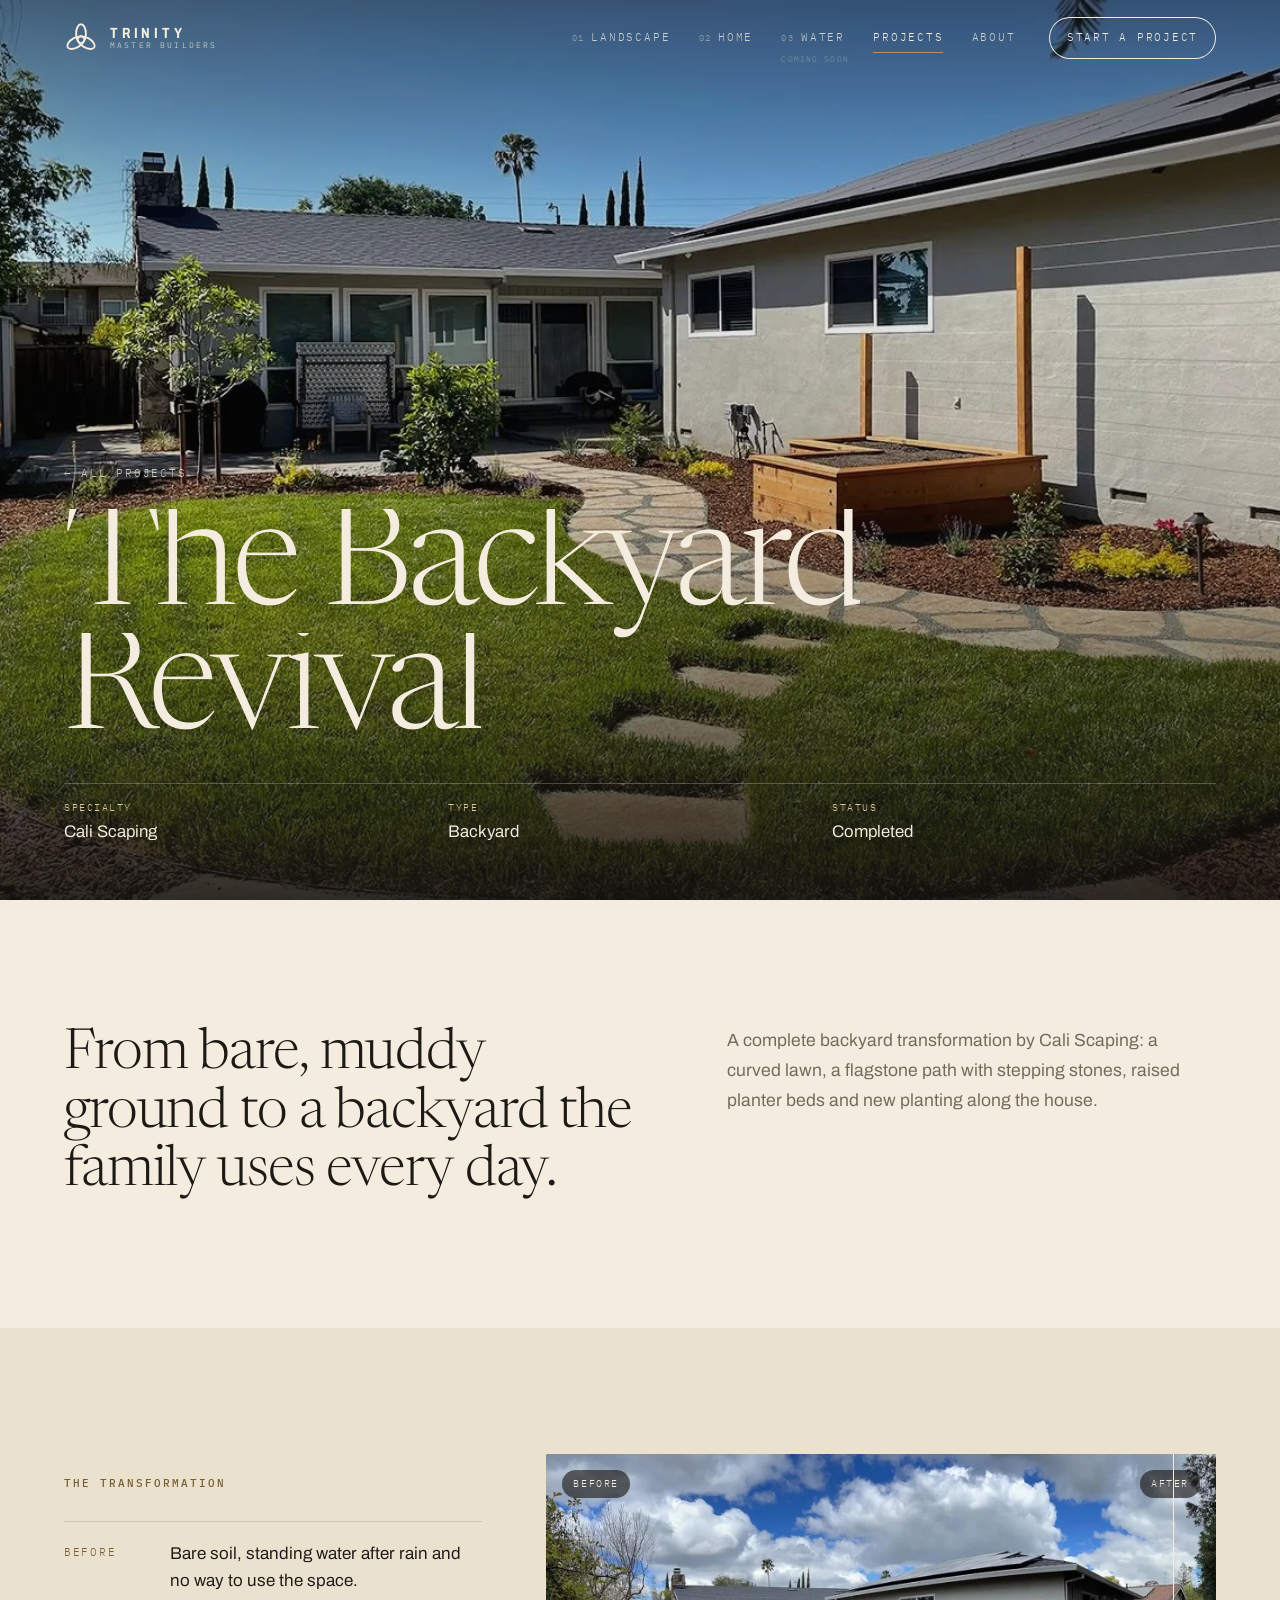
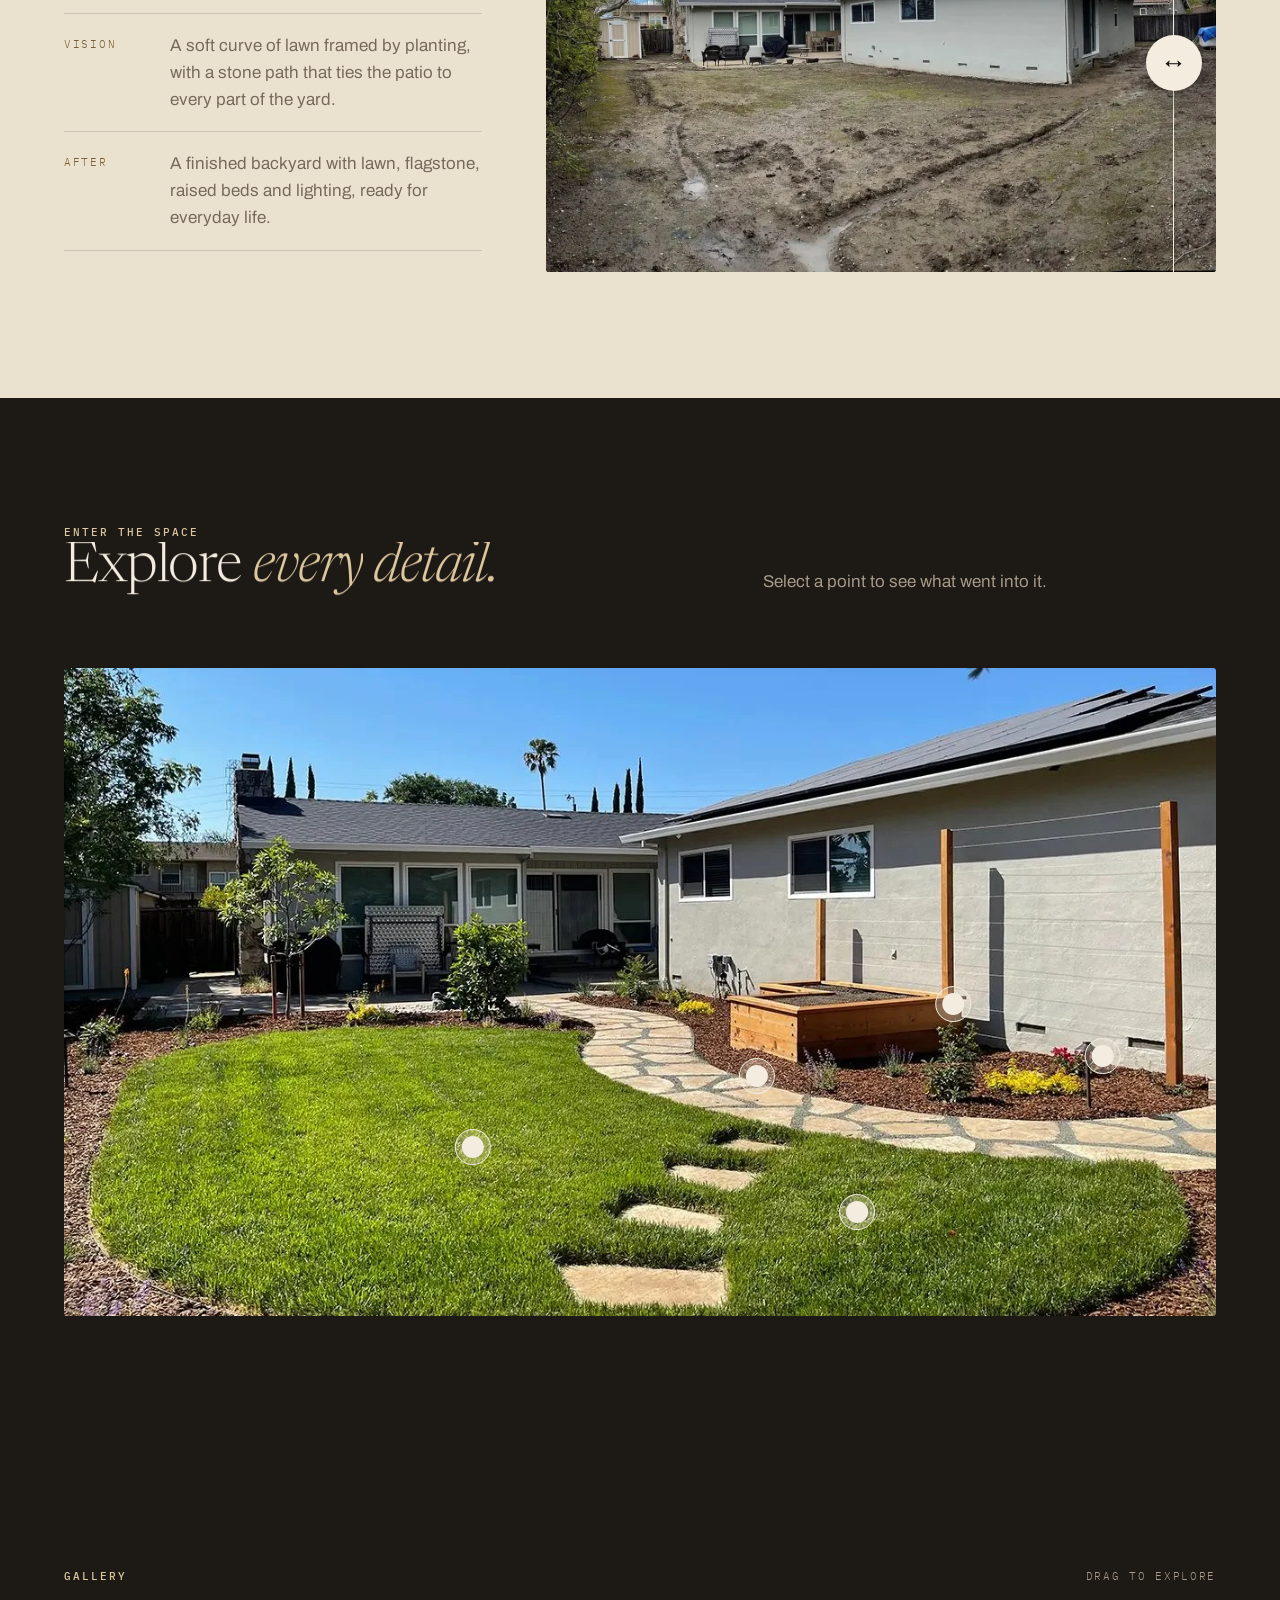
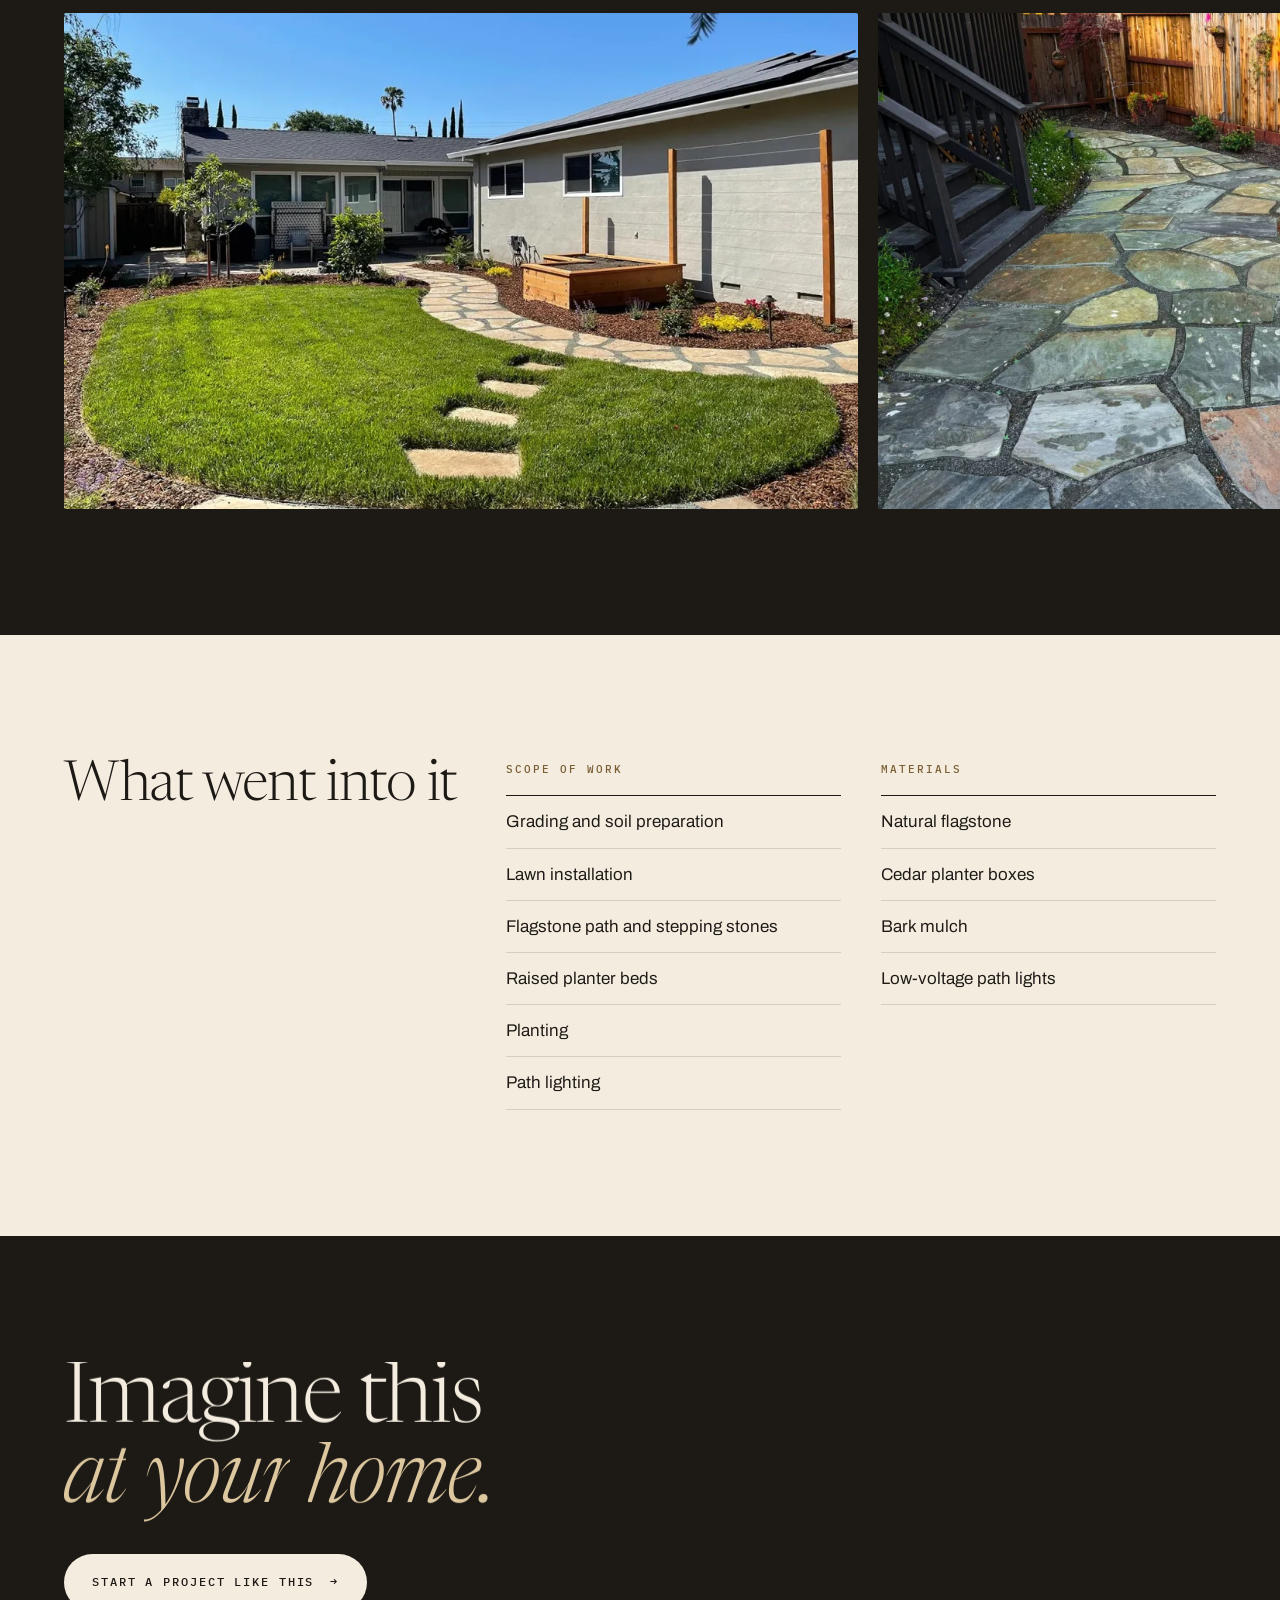
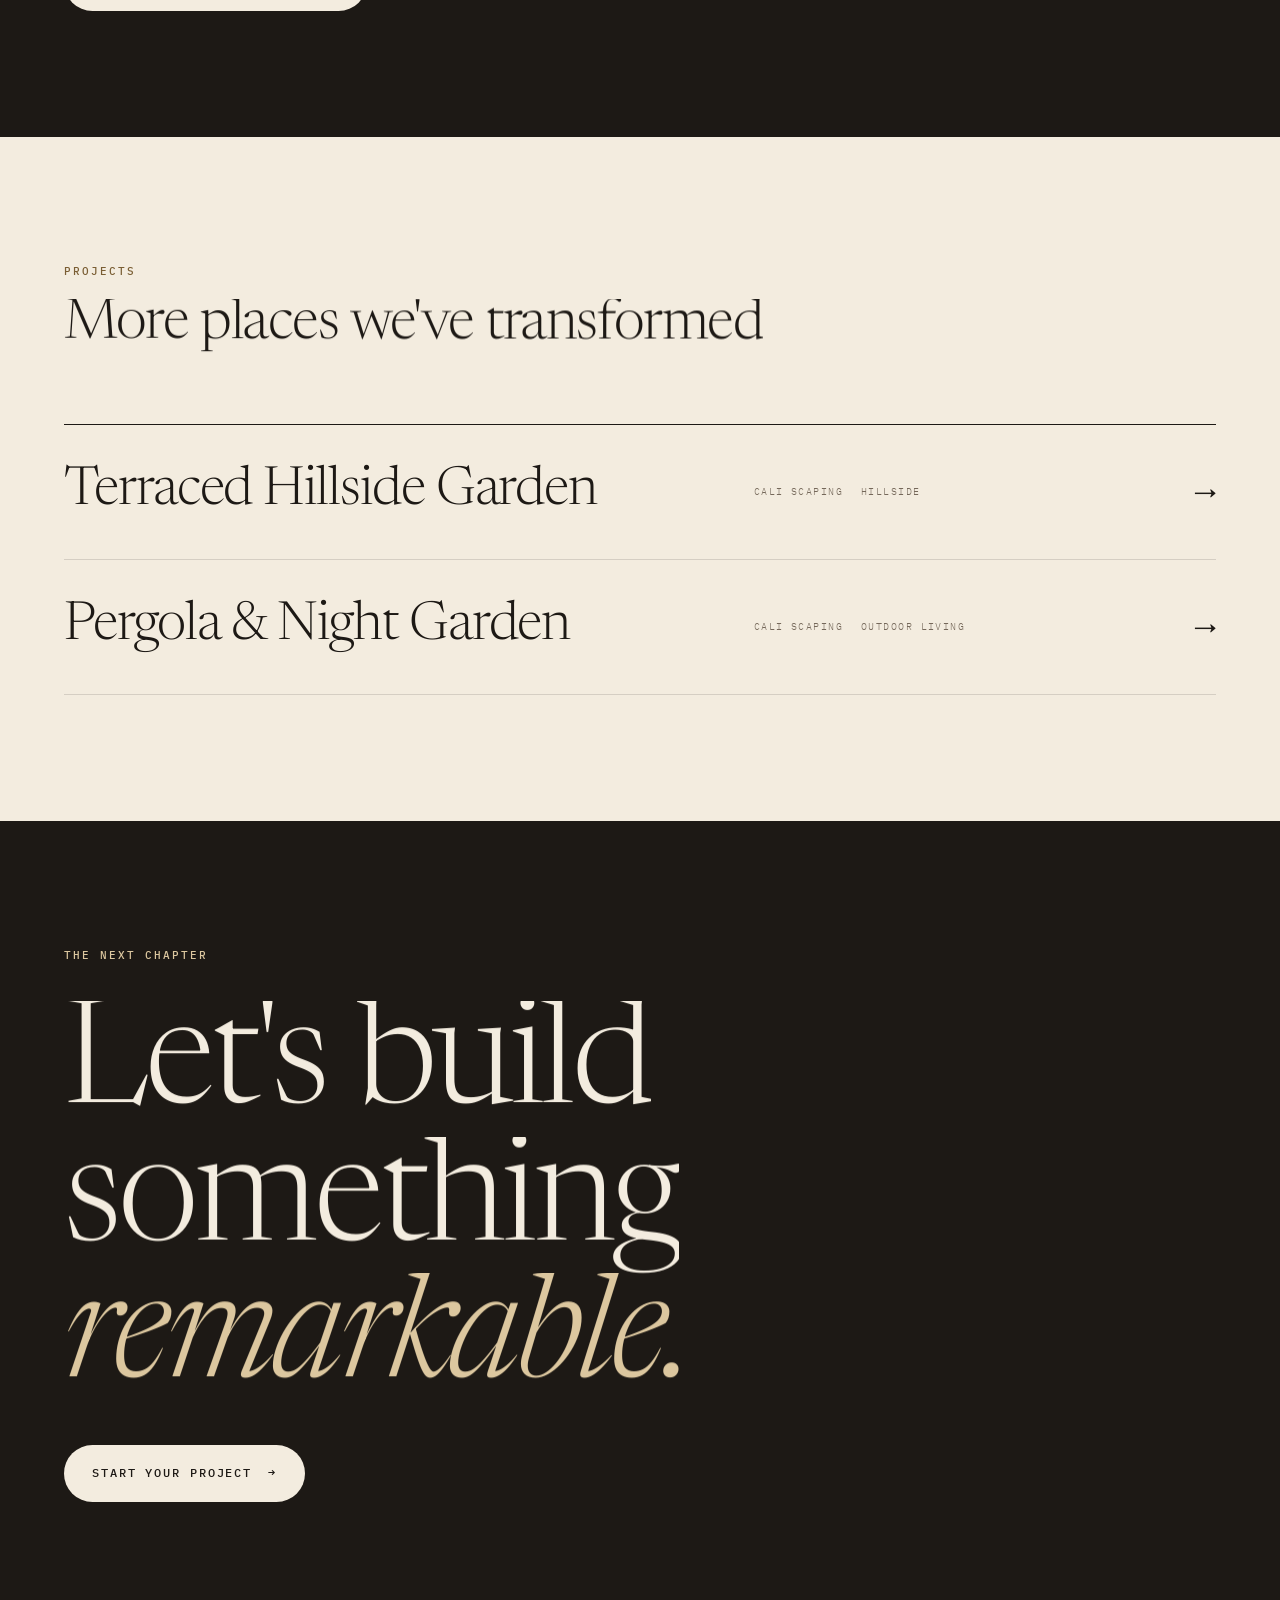
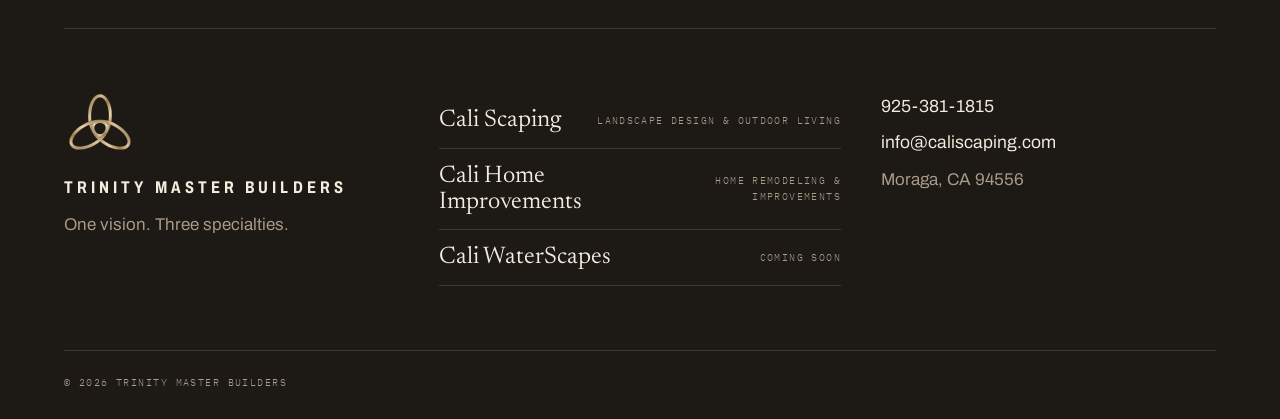
<file: projects/the-backyard-revival/index.html>
<!doctype html>
<html lang="en-US">
<head>
<meta name="robots" content="noindex, nofollow">
<meta charset="UTF-8">
<meta name="viewport" content="width=device-width, initial-scale=1, viewport-fit=cover">
<meta name="theme-color" content="#1D1915">
<title>The Backyard Revival &#8211; Trinity Master Builders</title>
<meta name='robots' content='max-image-preview:large' />
<link rel="preconnect" href="https://fonts.googleapis.com"><link rel="preconnect" href="https://fonts.gstatic.com" crossorigin>
<script id="trinity-config" type="application/json">{"demo":true,"restUrl":"https:\/\/andcefa90.github.io\/trinity-master-builders\/wp-json\/trinity\/v1\/","nonce":"6b22378cf2","themeUrl":"https:\/\/andcefa90.github.io\/trinity-master-builders\/wp-content\/themes\/trinity","intro":true,"lines":[{"slug":"landscape","name":"Landscape","brand":"Cali Scaping","comingSoon":false,"accent":"#78785A"},{"slug":"home-improvements","name":"Home","brand":"Cali Home Improvements","comingSoon":false,"accent":"#9A7A55"},{"slug":"water","name":"Water","brand":"Cali WaterScapes","comingSoon":true,"accent":"#86AEA9"}]}</script>
<script>(function(d){d.classList.add('js');if(matchMedia('(prefers-reduced-motion: reduce)').matches)d.classList.add('reduced');try{var w=sessionStorage.getItem('trinity-curtain');if(w!==null){d.classList.add('curtain-in');d.setAttribute('data-curtain',w);}}catch(e){}})(document.documentElement);</script>
<link rel='dns-prefetch' href='//fonts.googleapis.com' />
<script>window.dataLayer=window.dataLayer||[];</script>
<meta name="description" content="From bare, muddy ground to a backyard the family uses every day.">
<meta property="og:type" content="article">
<meta property="og:title" content="The Backyard Revival &#8211; Trinity Master Builders">
<meta property="og:description" content="From bare, muddy ground to a backyard the family uses every day.">
<meta property="og:url" content="https://andcefa90.github.io/trinity-master-builders/projects/the-backyard-revival/">
<meta property="og:site_name" content="Trinity Master Builders">
<meta property="og:image" content="https://andcefa90.github.io/trinity-master-builders/wp-content/uploads/2026/11/project-backyard-after.webp">
<meta name="twitter:card" content="summary_large_image">
<meta name="twitter:title" content="The Backyard Revival &#8211; Trinity Master Builders">
<meta name="twitter:description" content="From bare, muddy ground to a backyard the family uses every day.">
<meta name="twitter:image" content="https://andcefa90.github.io/trinity-master-builders/wp-content/uploads/2026/11/project-backyard-after.webp">
<style id="wp-img-auto-sizes-contain-inline-css">
img:is([sizes=auto i],[sizes^="auto," i]){contain-intrinsic-size:3000px 1500px}
/*# sourceURL=wp-img-auto-sizes-contain-inline-css */
</style>

<style id="global-styles-inline-css">
:root{--wp--preset--aspect-ratio--square: 1;--wp--preset--aspect-ratio--4-3: 4/3;--wp--preset--aspect-ratio--3-4: 3/4;--wp--preset--aspect-ratio--3-2: 3/2;--wp--preset--aspect-ratio--2-3: 2/3;--wp--preset--aspect-ratio--16-9: 16/9;--wp--preset--aspect-ratio--9-16: 9/16;--wp--preset--color--black: #000000;--wp--preset--color--cyan-bluish-gray: #abb8c3;--wp--preset--color--white: #ffffff;--wp--preset--color--pale-pink: #f78da7;--wp--preset--color--vivid-red: #cf2e2e;--wp--preset--color--luminous-vivid-orange: #ff6900;--wp--preset--color--luminous-vivid-amber: #fcb900;--wp--preset--color--light-green-cyan: #7bdcb5;--wp--preset--color--vivid-green-cyan: #00d084;--wp--preset--color--pale-cyan-blue: #8ed1fc;--wp--preset--color--vivid-cyan-blue: #0693e3;--wp--preset--color--vivid-purple: #9b51e0;--wp--preset--gradient--vivid-cyan-blue-to-vivid-purple: linear-gradient(135deg,rgb(6,147,227) 0%,rgb(155,81,224) 100%);--wp--preset--gradient--light-green-cyan-to-vivid-green-cyan: linear-gradient(135deg,rgb(122,220,180) 0%,rgb(0,208,130) 100%);--wp--preset--gradient--luminous-vivid-amber-to-luminous-vivid-orange: linear-gradient(135deg,rgb(252,185,0) 0%,rgb(255,105,0) 100%);--wp--preset--gradient--luminous-vivid-orange-to-vivid-red: linear-gradient(135deg,rgb(255,105,0) 0%,rgb(207,46,46) 100%);--wp--preset--gradient--very-light-gray-to-cyan-bluish-gray: linear-gradient(135deg,rgb(238,238,238) 0%,rgb(169,184,195) 100%);--wp--preset--gradient--cool-to-warm-spectrum: linear-gradient(135deg,rgb(74,234,220) 0%,rgb(151,120,209) 20%,rgb(207,42,186) 40%,rgb(238,44,130) 60%,rgb(251,105,98) 80%,rgb(254,248,76) 100%);--wp--preset--gradient--blush-light-purple: linear-gradient(135deg,rgb(255,206,236) 0%,rgb(152,150,240) 100%);--wp--preset--gradient--blush-bordeaux: linear-gradient(135deg,rgb(254,205,165) 0%,rgb(254,45,45) 50%,rgb(107,0,62) 100%);--wp--preset--gradient--luminous-dusk: linear-gradient(135deg,rgb(255,203,112) 0%,rgb(199,81,192) 50%,rgb(65,88,208) 100%);--wp--preset--gradient--pale-ocean: linear-gradient(135deg,rgb(255,245,203) 0%,rgb(182,227,212) 50%,rgb(51,167,181) 100%);--wp--preset--gradient--electric-grass: linear-gradient(135deg,rgb(202,248,128) 0%,rgb(113,206,126) 100%);--wp--preset--gradient--midnight: linear-gradient(135deg,rgb(2,3,129) 0%,rgb(40,116,252) 100%);--wp--preset--font-size--small: 13px;--wp--preset--font-size--medium: 20px;--wp--preset--font-size--large: 36px;--wp--preset--font-size--x-large: 42px;--wp--preset--spacing--20: 0.44rem;--wp--preset--spacing--30: 0.67rem;--wp--preset--spacing--40: 1rem;--wp--preset--spacing--50: 1.5rem;--wp--preset--spacing--60: 2.25rem;--wp--preset--spacing--70: 3.38rem;--wp--preset--spacing--80: 5.06rem;--wp--preset--shadow--natural: 6px 6px 9px rgba(0, 0, 0, 0.2);--wp--preset--shadow--deep: 12px 12px 50px rgba(0, 0, 0, 0.4);--wp--preset--shadow--sharp: 6px 6px 0px rgba(0, 0, 0, 0.2);--wp--preset--shadow--outlined: 6px 6px 0px -3px rgb(255, 255, 255), 6px 6px rgb(0, 0, 0);--wp--preset--shadow--crisp: 6px 6px 0px rgb(0, 0, 0);}.wp-block-button{--wp--preset--dimension--25: 25%;--wp--preset--dimension--50: 50%;--wp--preset--dimension--75: 75%;--wp--preset--dimension--100: 100%;}:where(body) { margin: 0; }:where(.is-layout-flex){gap: 0.5em;}:where(.is-layout-grid){gap: 0.5em;}body .is-layout-flex{display: flex;}.is-layout-flex{flex-wrap: wrap;align-items: center;}.is-layout-flex > :is(*, div){margin: 0;}body .is-layout-grid{display: grid;}.is-layout-grid > :is(*, div){margin: 0;}body{padding-top: 0px;padding-right: 0px;padding-bottom: 0px;padding-left: 0px;}:root :where(.wp-element-button, .wp-block-button__link){background-color: #32373c;border-width: 0;color: #fff;font-family: inherit;font-size: inherit;font-style: inherit;font-weight: inherit;letter-spacing: inherit;line-height: inherit;padding-top: calc(0.667em + 2px);padding-right: calc(1.333em + 2px);padding-bottom: calc(0.667em + 2px);padding-left: calc(1.333em + 2px);text-decoration: none;text-transform: inherit;}.has-black-color{color: var(--wp--preset--color--black) !important;}.has-cyan-bluish-gray-color{color: var(--wp--preset--color--cyan-bluish-gray) !important;}.has-white-color{color: var(--wp--preset--color--white) !important;}.has-pale-pink-color{color: var(--wp--preset--color--pale-pink) !important;}.has-vivid-red-color{color: var(--wp--preset--color--vivid-red) !important;}.has-luminous-vivid-orange-color{color: var(--wp--preset--color--luminous-vivid-orange) !important;}.has-luminous-vivid-amber-color{color: var(--wp--preset--color--luminous-vivid-amber) !important;}.has-light-green-cyan-color{color: var(--wp--preset--color--light-green-cyan) !important;}.has-vivid-green-cyan-color{color: var(--wp--preset--color--vivid-green-cyan) !important;}.has-pale-cyan-blue-color{color: var(--wp--preset--color--pale-cyan-blue) !important;}.has-vivid-cyan-blue-color{color: var(--wp--preset--color--vivid-cyan-blue) !important;}.has-vivid-purple-color{color: var(--wp--preset--color--vivid-purple) !important;}.has-black-background-color{background-color: var(--wp--preset--color--black) !important;}.has-cyan-bluish-gray-background-color{background-color: var(--wp--preset--color--cyan-bluish-gray) !important;}.has-white-background-color{background-color: var(--wp--preset--color--white) !important;}.has-pale-pink-background-color{background-color: var(--wp--preset--color--pale-pink) !important;}.has-vivid-red-background-color{background-color: var(--wp--preset--color--vivid-red) !important;}.has-luminous-vivid-orange-background-color{background-color: var(--wp--preset--color--luminous-vivid-orange) !important;}.has-luminous-vivid-amber-background-color{background-color: var(--wp--preset--color--luminous-vivid-amber) !important;}.has-light-green-cyan-background-color{background-color: var(--wp--preset--color--light-green-cyan) !important;}.has-vivid-green-cyan-background-color{background-color: var(--wp--preset--color--vivid-green-cyan) !important;}.has-pale-cyan-blue-background-color{background-color: var(--wp--preset--color--pale-cyan-blue) !important;}.has-vivid-cyan-blue-background-color{background-color: var(--wp--preset--color--vivid-cyan-blue) !important;}.has-vivid-purple-background-color{background-color: var(--wp--preset--color--vivid-purple) !important;}.has-black-border-color{border-color: var(--wp--preset--color--black) !important;}.has-cyan-bluish-gray-border-color{border-color: var(--wp--preset--color--cyan-bluish-gray) !important;}.has-white-border-color{border-color: var(--wp--preset--color--white) !important;}.has-pale-pink-border-color{border-color: var(--wp--preset--color--pale-pink) !important;}.has-vivid-red-border-color{border-color: var(--wp--preset--color--vivid-red) !important;}.has-luminous-vivid-orange-border-color{border-color: var(--wp--preset--color--luminous-vivid-orange) !important;}.has-luminous-vivid-amber-border-color{border-color: var(--wp--preset--color--luminous-vivid-amber) !important;}.has-light-green-cyan-border-color{border-color: var(--wp--preset--color--light-green-cyan) !important;}.has-vivid-green-cyan-border-color{border-color: var(--wp--preset--color--vivid-green-cyan) !important;}.has-pale-cyan-blue-border-color{border-color: var(--wp--preset--color--pale-cyan-blue) !important;}.has-vivid-cyan-blue-border-color{border-color: var(--wp--preset--color--vivid-cyan-blue) !important;}.has-vivid-purple-border-color{border-color: var(--wp--preset--color--vivid-purple) !important;}.has-vivid-cyan-blue-to-vivid-purple-gradient-background{background: var(--wp--preset--gradient--vivid-cyan-blue-to-vivid-purple) !important;}.has-light-green-cyan-to-vivid-green-cyan-gradient-background{background: var(--wp--preset--gradient--light-green-cyan-to-vivid-green-cyan) !important;}.has-luminous-vivid-amber-to-luminous-vivid-orange-gradient-background{background: var(--wp--preset--gradient--luminous-vivid-amber-to-luminous-vivid-orange) !important;}.has-luminous-vivid-orange-to-vivid-red-gradient-background{background: var(--wp--preset--gradient--luminous-vivid-orange-to-vivid-red) !important;}.has-very-light-gray-to-cyan-bluish-gray-gradient-background{background: var(--wp--preset--gradient--very-light-gray-to-cyan-bluish-gray) !important;}.has-cool-to-warm-spectrum-gradient-background{background: var(--wp--preset--gradient--cool-to-warm-spectrum) !important;}.has-blush-light-purple-gradient-background{background: var(--wp--preset--gradient--blush-light-purple) !important;}.has-blush-bordeaux-gradient-background{background: var(--wp--preset--gradient--blush-bordeaux) !important;}.has-luminous-dusk-gradient-background{background: var(--wp--preset--gradient--luminous-dusk) !important;}.has-pale-ocean-gradient-background{background: var(--wp--preset--gradient--pale-ocean) !important;}.has-electric-grass-gradient-background{background: var(--wp--preset--gradient--electric-grass) !important;}.has-midnight-gradient-background{background: var(--wp--preset--gradient--midnight) !important;}.has-small-font-size{font-size: var(--wp--preset--font-size--small) !important;}.has-medium-font-size{font-size: var(--wp--preset--font-size--medium) !important;}.has-large-font-size{font-size: var(--wp--preset--font-size--large) !important;}.has-x-large-font-size{font-size: var(--wp--preset--font-size--x-large) !important;}
/*# sourceURL=global-styles-inline-css */
</style>

<link rel='stylesheet' id='trinity-fonts-css' href='https://fonts.googleapis.com/css2?family=Newsreader:ital,opsz,wght@0,6..72,300..500;1,6..72,300..500&#038;family=Archivo:wdth,wght@62..125,300..700&#038;family=IBM+Plex+Mono:wght@400;500&#038;display=swap' media='all' />
<link rel='stylesheet' id='trinity-tokens-css' href='https://andcefa90.github.io/trinity-master-builders/wp-content/themes/trinity/assets/css/tokens.css?ver=1.0.0' media='all' />
<link rel='stylesheet' id='trinity-base-css' href='https://andcefa90.github.io/trinity-master-builders/wp-content/themes/trinity/assets/css/base.css?ver=1.0.0' media='all' />
<link rel='stylesheet' id='trinity-components-css' href='https://andcefa90.github.io/trinity-master-builders/wp-content/themes/trinity/assets/css/components.css?ver=1.0.0' media='all' />
<link rel='stylesheet' id='trinity-view-css' href='https://andcefa90.github.io/trinity-master-builders/wp-content/themes/trinity/assets/css/project.css?ver=1.0.0' media='all' />
<script data-wp-strategy="defer" defer id="gsap-js" src="https://andcefa90.github.io/trinity-master-builders/wp-content/themes/trinity/assets/vendor/gsap.min.js?ver=3.12.5"></script>
<script data-wp-strategy="defer" defer id="gsap-scrolltrigger-js" src="https://andcefa90.github.io/trinity-master-builders/wp-content/themes/trinity/assets/vendor/ScrollTrigger.min.js?ver=3.12.5"></script>
<script data-wp-strategy="defer" defer id="lenis-js" src="https://andcefa90.github.io/trinity-master-builders/wp-content/themes/trinity/assets/vendor/lenis.min.js?ver=1.1.13"></script>
<link rel="canonical" href="https://andcefa90.github.io/trinity-master-builders/projects/the-backyard-revival/" />
<link rel='shortlink' href='https://andcefa90.github.io/trinity-master-builders/?p=7' />
</head>
<body class="wp-singular project-template-default single single-project postid-7 wp-embed-responsive wp-theme-trinity world--landscape">
<a class="skip-link" href="#main">Skip to content</a>


<div class="curtain" aria-hidden="true"><div class="curtain__panel"></div><div class="curtain__mark"><svg class="tri tri--curtain" viewBox="-270 -265 540 470" aria-hidden="true" focusable="false"><defs><linearGradient id="tri25120" x1="0" y1="0" x2="1" y2="1"><stop offset="0" stop-color="#7A5E34"/><stop offset=".28" stop-color="#DCC79F"/><stop offset=".5" stop-color="#9C7B47"/><stop offset=".72" stop-color="#E6D5B0"/><stop offset="1" stop-color="#6B4F2A"/></linearGradient><linearGradient id="tri25120d" x1="0" y1="0" x2="0" y2="1"><stop offset="0" stop-color="#4B3423" stop-opacity=".5"/><stop offset="1" stop-color="#4B3423" stop-opacity=".12"/></linearGradient></defs><g class="tri__g" data-ring="0" transform="rotate(0)"><ellipse class="tri__guide" cx="0" cy="-95" rx="78" ry="150"/><ellipse class="tri__shade" cx="0" cy="-95" rx="78" ry="150" stroke="url(#tri25120d)"/><ellipse class="tri__ring" cx="0" cy="-95" rx="78" ry="150" stroke="currentColor"/></g><g class="tri__g" data-ring="1" transform="rotate(120)"><ellipse class="tri__guide" cx="0" cy="-95" rx="78" ry="150"/><ellipse class="tri__shade" cx="0" cy="-95" rx="78" ry="150" stroke="url(#tri25120d)"/><ellipse class="tri__ring" cx="0" cy="-95" rx="78" ry="150" stroke="currentColor"/></g><g class="tri__g" data-ring="2" transform="rotate(240)"><ellipse class="tri__guide" cx="0" cy="-95" rx="78" ry="150"/><ellipse class="tri__shade" cx="0" cy="-95" rx="78" ry="150" stroke="url(#tri25120d)"/><ellipse class="tri__ring" cx="0" cy="-95" rx="78" ry="150" stroke="currentColor"/></g></svg></div></div>

<header class="site-header" id="site-header">
	<div class="site-header__inner">
		<a class="brand" href="https://andcefa90.github.io/trinity-master-builders/" aria-label="Trinity Master Builders, home">
			<svg class="tri tri--brand" viewBox="-270 -265 540 470" aria-hidden="true" focusable="false"><defs><linearGradient id="tri99437" x1="0" y1="0" x2="1" y2="1"><stop offset="0" stop-color="#7A5E34"/><stop offset=".28" stop-color="#DCC79F"/><stop offset=".5" stop-color="#9C7B47"/><stop offset=".72" stop-color="#E6D5B0"/><stop offset="1" stop-color="#6B4F2A"/></linearGradient><linearGradient id="tri99437d" x1="0" y1="0" x2="0" y2="1"><stop offset="0" stop-color="#4B3423" stop-opacity=".5"/><stop offset="1" stop-color="#4B3423" stop-opacity=".12"/></linearGradient></defs><g class="tri__g" data-ring="0" transform="rotate(0)"><ellipse class="tri__guide" cx="0" cy="-95" rx="78" ry="150"/><ellipse class="tri__shade" cx="0" cy="-95" rx="78" ry="150" stroke="url(#tri99437d)"/><ellipse class="tri__ring" cx="0" cy="-95" rx="78" ry="150" stroke="currentColor"/></g><g class="tri__g" data-ring="1" transform="rotate(120)"><ellipse class="tri__guide" cx="0" cy="-95" rx="78" ry="150"/><ellipse class="tri__shade" cx="0" cy="-95" rx="78" ry="150" stroke="url(#tri99437d)"/><ellipse class="tri__ring" cx="0" cy="-95" rx="78" ry="150" stroke="currentColor"/></g><g class="tri__g" data-ring="2" transform="rotate(240)"><ellipse class="tri__guide" cx="0" cy="-95" rx="78" ry="150"/><ellipse class="tri__shade" cx="0" cy="-95" rx="78" ry="150" stroke="url(#tri99437d)"/><ellipse class="tri__ring" cx="0" cy="-95" rx="78" ry="150" stroke="currentColor"/></g></svg>			<span class="brand__word">Trinity<span class="brand__sub">Master Builders</span></span>
		</a>
		<nav class="primary-nav" aria-label="Primary">
			<ul>
									<li>
						<a href="https://andcefa90.github.io/trinity-master-builders/landscape/" data-world="landscape" >
							<span class="nav-num">01</span>Landscape													</a>
					</li>
									<li>
						<a href="https://andcefa90.github.io/trinity-master-builders/home-improvements/" data-world="home-improvements" >
							<span class="nav-num">02</span>Home													</a>
					</li>
									<li>
						<a href="https://andcefa90.github.io/trinity-master-builders/water/" data-world="water" >
							<span class="nav-num">03</span>Water							<span class="nav-soon">Coming soon</span>						</a>
					</li>
								<li><a href="https://andcefa90.github.io/trinity-master-builders/projects/" aria-current="page">Projects</a></li>
				<li><a href="https://andcefa90.github.io/trinity-master-builders/about/" >About</a></li>
			</ul>
		</nav>
		<a class="header-cta" href="https://andcefa90.github.io/trinity-master-builders/start/" data-track="cta_click" data-track-label="Header: Start a project">Start a project</a>
		<button class="menu-toggle" type="button" aria-expanded="false" aria-controls="menu-panel"><span class="screen-reader-text">Menu</span><i></i><i></i></button>
	</div>
	<div class="scroll-progress" aria-hidden="true"><i></i></div>
</header>

<div class="menu-panel" id="menu-panel" hidden>
	<nav aria-label="Mobile">
		<ol class="menu-panel__worlds">
							<li style="--accent:#78785A">
					<a href="https://andcefa90.github.io/trinity-master-builders/landscape/" data-world="landscape">
						<span class="menu-panel__media"><img width="300" height="225" src="https://andcefa90.github.io/trinity-master-builders/wp-content/uploads/2026/11/landscape-pergola-sunset-300x225.webp" class="attachment-medium size-medium" alt="" loading="lazy" decoding="async" srcset="https://andcefa90.github.io/trinity-master-builders/wp-content/uploads/2026/11/landscape-pergola-sunset-300x225.webp 300w, https://andcefa90.github.io/trinity-master-builders/wp-content/uploads/2026/11/landscape-pergola-sunset-1024x768.webp 1024w, https://andcefa90.github.io/trinity-master-builders/wp-content/uploads/2026/11/landscape-pergola-sunset-768x576.webp 768w, https://andcefa90.github.io/trinity-master-builders/wp-content/uploads/2026/11/landscape-pergola-sunset-1536x1152.webp 1536w, https://andcefa90.github.io/trinity-master-builders/wp-content/uploads/2026/11/landscape-pergola-sunset-1800x1350.webp 1800w, https://andcefa90.github.io/trinity-master-builders/wp-content/uploads/2026/11/landscape-pergola-sunset-1200x900.webp 1200w, https://andcefa90.github.io/trinity-master-builders/wp-content/uploads/2026/11/landscape-pergola-sunset.webp 1920w" sizes="auto, (max-width: 300px) 100vw, 300px" /></span>
						<span class="menu-panel__label"><small>Cali Scaping</small>Landscape</span>
											</a>
				</li>
							<li style="--accent:#9A7A55">
					<a href="https://andcefa90.github.io/trinity-master-builders/home-improvements/" data-world="home-improvements">
						<span class="menu-panel__media"><img width="300" height="200" src="https://andcefa90.github.io/trinity-master-builders/wp-content/uploads/2026/11/home-kitchen-island-300x200.webp" class="attachment-medium size-medium" alt="" loading="lazy" decoding="async" srcset="https://andcefa90.github.io/trinity-master-builders/wp-content/uploads/2026/11/home-kitchen-island-300x200.webp 300w, https://andcefa90.github.io/trinity-master-builders/wp-content/uploads/2026/11/home-kitchen-island-1024x683.webp 1024w, https://andcefa90.github.io/trinity-master-builders/wp-content/uploads/2026/11/home-kitchen-island-768x512.webp 768w, https://andcefa90.github.io/trinity-master-builders/wp-content/uploads/2026/11/home-kitchen-island-1536x1025.webp 1536w, https://andcefa90.github.io/trinity-master-builders/wp-content/uploads/2026/11/home-kitchen-island-1349x900.webp 1349w, https://andcefa90.github.io/trinity-master-builders/wp-content/uploads/2026/11/home-kitchen-island.webp 1920w" sizes="auto, (max-width: 300px) 100vw, 300px" /></span>
						<span class="menu-panel__label"><small>Cali Home Improvements</small>Home</span>
											</a>
				</li>
							<li style="--accent:#86AEA9">
					<a href="https://andcefa90.github.io/trinity-master-builders/water/" data-world="water">
						<span class="menu-panel__media"><img width="300" height="290" src="https://andcefa90.github.io/trinity-master-builders/wp-content/uploads/2026/11/landscape-spa-300x290.webp" class="attachment-medium size-medium" alt="" loading="lazy" decoding="async" srcset="https://andcefa90.github.io/trinity-master-builders/wp-content/uploads/2026/11/landscape-spa-300x290.webp 300w, https://andcefa90.github.io/trinity-master-builders/wp-content/uploads/2026/11/landscape-spa.webp 628w" sizes="auto, (max-width: 300px) 100vw, 300px" /></span>
						<span class="menu-panel__label"><small>Cali WaterScapes</small>Water</span>
						<span class="badge">Coming soon</span>					</a>
				</li>
					</ol>
		<ul class="menu-panel__links">
			<li><a href="https://andcefa90.github.io/trinity-master-builders/projects/">Projects</a></li>
			<li><a href="https://andcefa90.github.io/trinity-master-builders/about/">About</a></li>
			<li><a href="https://andcefa90.github.io/trinity-master-builders/start/" class="is-accent">Start a project</a></li>
		</ul>
		<p class="menu-panel__contact"><a href="tel:9253811815" data-track="phone_click">925-381-1815</a></p>
	</nav>
</div>

<div class="cursor" aria-hidden="true"><span class="cursor__label"></span></div>

<main id="main" class="site-main">
<article class="project" data-project-id="7" data-track-view="project_view" data-track-label="The Backyard Revival">
	<header class="project-hero" data-tone="dark">
		<div class="project-hero__media" data-hero-media><img width="1280" height="800" src="https://andcefa90.github.io/trinity-master-builders/wp-content/uploads/2026/11/project-backyard-after.webp" class="attachment-trinity-cinema size-trinity-cinema wp-post-image" alt="" loading="eager" fetchpriority="high" sizes="100vw" decoding="async" srcset="https://andcefa90.github.io/trinity-master-builders/wp-content/uploads/2026/11/project-backyard-after.webp 1280w, https://andcefa90.github.io/trinity-master-builders/wp-content/uploads/2026/11/project-backyard-after-300x188.webp 300w, https://andcefa90.github.io/trinity-master-builders/wp-content/uploads/2026/11/project-backyard-after-1024x640.webp 1024w, https://andcefa90.github.io/trinity-master-builders/wp-content/uploads/2026/11/project-backyard-after-768x480.webp 768w" /><div class="hero__veil"></div></div>
		<div class="wrap project-hero__content">
			<a class="project-hero__back" href="https://andcefa90.github.io/trinity-master-builders/projects/">← All projects</a>
			<h1 class="project-hero__title" data-split>The Backyard Revival</h1>
							<dl class="facts">
											<div><dt>Specialty</dt><dd>Cali Scaping</dd></div>
											<div><dt>Type</dt><dd>Backyard</dd></div>
											<div><dt>Status</dt><dd>Completed</dd></div>
									</dl>
					</div>
	</header>

	<section class="project-intro" data-tone="light">
		<div class="wrap project-intro__grid">
			<p class="project-intro__lede">From bare, muddy ground to a backyard the family uses every day.</p>			<div class="project-intro__body prose"><p>A complete backyard transformation by Cali Scaping: a curved lawn, a flagstone path with stepping stones, raised planter beds and new planting along the house.</p>
</div>
		</div>
	</section>

			<section class="transform transform--project" data-tone="light" data-module="transformation" aria-label="Before and after">
			<div class="wrap transform__grid">
				<div class="transform__copy">
					<p class="eyebrow">The transformation</p>
											<ol class="transform__steps">
															<li class="transform__step"><span class="transform__label">Before</span><p>Bare soil, standing water after rain and no way to use the space.</p></li>
															<li class="transform__step"><span class="transform__label">Vision</span><p>A soft curve of lawn framed by planting, with a stone path that ties the patio to every part of the yard.</p></li>
															<li class="transform__step"><span class="transform__label">After</span><p>A finished backyard with lawn, flagstone, raised beds and lighting, ready for everyday life.</p></li>
													</ol>
									</div>
				<div class="transform__media">
					<figure class="ba" data-module="before-after" data-scrub style="--pos:50%">
	<div class="ba__frame" data-cursor="Drag">
		<img width="1280" height="800" src="https://andcefa90.github.io/trinity-master-builders/wp-content/uploads/2026/11/project-backyard-before.webp" class="ba__img ba__img--before" alt="Before: The Backyard Revival" loading="lazy" decoding="async" sizes="auto, (min-width: 900px) 70vw, 100vw" srcset="https://andcefa90.github.io/trinity-master-builders/wp-content/uploads/2026/11/project-backyard-before.webp 1280w, https://andcefa90.github.io/trinity-master-builders/wp-content/uploads/2026/11/project-backyard-before-300x188.webp 300w, https://andcefa90.github.io/trinity-master-builders/wp-content/uploads/2026/11/project-backyard-before-1024x640.webp 1024w, https://andcefa90.github.io/trinity-master-builders/wp-content/uploads/2026/11/project-backyard-before-768x480.webp 768w" />		<div class="ba__after"><img width="1280" height="800" src="https://andcefa90.github.io/trinity-master-builders/wp-content/uploads/2026/11/project-backyard-after.webp" class="ba__img" alt="After: The Backyard Revival" loading="lazy" decoding="async" sizes="auto, (min-width: 900px) 70vw, 100vw" srcset="https://andcefa90.github.io/trinity-master-builders/wp-content/uploads/2026/11/project-backyard-after.webp 1280w, https://andcefa90.github.io/trinity-master-builders/wp-content/uploads/2026/11/project-backyard-after-300x188.webp 300w, https://andcefa90.github.io/trinity-master-builders/wp-content/uploads/2026/11/project-backyard-after-1024x640.webp 1024w, https://andcefa90.github.io/trinity-master-builders/wp-content/uploads/2026/11/project-backyard-after-768x480.webp 768w" /></div>
		<span class="ba__tag ba__tag--before">Before</span>
		<span class="ba__tag ba__tag--after">After</span>
		<span class="ba__handle" aria-hidden="true"><span>↔</span></span>
		<label class="screen-reader-text" for="ba-17396">Compare before and after</label>
		<input class="ba__range" id="ba-17396" type="range" min="0" max="100" value="50" step="1">
	</div>
</figure>
				</div>
			</div>
		</section>
	
	<section class="space" data-tone="dark" data-module="hotspots" aria-labelledby="space-title-7">
	<div class="wrap">
		<div class="section-head section-head--split">
			<div>
				<p class="eyebrow">Enter the space</p>
				<h2 class="section-title" id="space-title-7" data-split>Explore <em>every detail.</em></h2>
			</div>
			<p class="section-note">Select a point to see what went into it.</p>
		</div>
		<div class="space__stage">
			<img width="1280" height="800" src="https://andcefa90.github.io/trinity-master-builders/wp-content/uploads/2026/11/project-backyard-after.webp" class="space__img" alt="The Backyard Revival" loading="lazy" decoding="async" sizes="auto, (min-width: 1400px) 1320px, 100vw" srcset="https://andcefa90.github.io/trinity-master-builders/wp-content/uploads/2026/11/project-backyard-after.webp 1280w, https://andcefa90.github.io/trinity-master-builders/wp-content/uploads/2026/11/project-backyard-after-300x188.webp 300w, https://andcefa90.github.io/trinity-master-builders/wp-content/uploads/2026/11/project-backyard-after-1024x640.webp 1024w, https://andcefa90.github.io/trinity-master-builders/wp-content/uploads/2026/11/project-backyard-after-768x480.webp 768w" />							<button type="button" class="spot" style="left:38%;top:74%" aria-expanded="false" aria-controls="spot-7-0" data-cursor="Discover">
					<span class="spot__dot" aria-hidden="true"></span><span class="spot__label">Lawn</span>
				</button>
				<div class="spot-card" id="spot-7-0" role="region" aria-label="Lawn" style="left:38%;top:74%" hidden>
					<p class="spot-card__n">01</p>
					<h3>Lawn</h3>
					<p>A curved lawn sized for play and gathering, edged cleanly against the planting beds.</p>
				</div>
							<button type="button" class="spot" style="left:75%;top:84%" aria-expanded="false" aria-controls="spot-7-1" data-cursor="Discover">
					<span class="spot__dot" aria-hidden="true"></span><span class="spot__label">Stepping stones</span>
				</button>
				<div class="spot-card" id="spot-7-1" role="region" aria-label="Stepping stones" style="left:75%;top:84%" hidden>
					<p class="spot-card__n">02</p>
					<h3>Stepping stones</h3>
					<p>Natural stone steppers lead from the lawn to the side yard.</p>
				</div>
							<button type="button" class="spot" style="left:66%;top:63%" aria-expanded="false" aria-controls="spot-7-2" data-cursor="Discover">
					<span class="spot__dot" aria-hidden="true"></span><span class="spot__label">Flagstone path</span>
				</button>
				<div class="spot-card" id="spot-7-2" role="region" aria-label="Flagstone path" style="left:66%;top:63%" hidden>
					<p class="spot-card__n">03</p>
					<h3>Flagstone path</h3>
					<p>A flagstone walk connects the patio to the garden beds.</p>
				</div>
							<button type="button" class="spot" style="left:82%;top:52%" aria-expanded="false" aria-controls="spot-7-3" data-cursor="Discover">
					<span class="spot__dot" aria-hidden="true"></span><span class="spot__label">Raised beds</span>
				</button>
				<div class="spot-card" id="spot-7-3" role="region" aria-label="Raised beds" style="left:82%;top:52%" hidden>
					<p class="spot-card__n">04</p>
					<h3>Raised beds</h3>
					<p>Cedar planter boxes for a kitchen garden, set at a comfortable working height.</p>
				</div>
							<button type="button" class="spot" style="left:94%;top:60%" aria-expanded="false" aria-controls="spot-7-4" data-cursor="Discover">
					<span class="spot__dot" aria-hidden="true"></span><span class="spot__label">Lighting</span>
				</button>
				<div class="spot-card" id="spot-7-4" role="region" aria-label="Lighting" style="left:94%;top:60%" hidden>
					<p class="spot-card__n">05</p>
					<h3>Lighting</h3>
					<p>Low-voltage path lights make the garden usable after dark.</p>
				</div>
					</div>
		<ol class="space__list">
							<li><span>01</span><strong>Lawn</strong>A curved lawn sized for play and gathering, edged cleanly against the planting beds.</li>
							<li><span>02</span><strong>Stepping stones</strong>Natural stone steppers lead from the lawn to the side yard.</li>
							<li><span>03</span><strong>Flagstone path</strong>A flagstone walk connects the patio to the garden beds.</li>
							<li><span>04</span><strong>Raised beds</strong>Cedar planter boxes for a kitchen garden, set at a comfortable working height.</li>
							<li><span>05</span><strong>Lighting</strong>Low-voltage path lights make the garden usable after dark.</li>
					</ol>
	</div>
</section>

	
			<section class="gallery" data-tone="dark" data-module="drag-reel" aria-label="Gallery">
			<div class="wrap reel__head"><p class="eyebrow">Gallery</p><p class="reel__hint">Drag to explore</p></div>
			<ul class="reel__track gallery__track" data-cursor="Drag">
									<li class="gallery__item"><img width="1280" height="800" src="https://andcefa90.github.io/trinity-master-builders/wp-content/uploads/2026/11/project-backyard-after.webp" class="attachment-trinity-wide size-trinity-wide" alt="Backyard with curved lawn, flagstone path and raised planter beds" loading="lazy" sizes="auto, (min-width: 900px) 60vw, 88vw" decoding="async" srcset="https://andcefa90.github.io/trinity-master-builders/wp-content/uploads/2026/11/project-backyard-after.webp 1280w, https://andcefa90.github.io/trinity-master-builders/wp-content/uploads/2026/11/project-backyard-after-300x188.webp 300w, https://andcefa90.github.io/trinity-master-builders/wp-content/uploads/2026/11/project-backyard-after-1024x640.webp 1024w, https://andcefa90.github.io/trinity-master-builders/wp-content/uploads/2026/11/project-backyard-after-768x480.webp 768w" /></li>
									<li class="gallery__item"><img width="1200" height="900" src="https://andcefa90.github.io/trinity-master-builders/wp-content/uploads/2026/11/landscape-flagstone-path-1200x900.webp" class="attachment-trinity-wide size-trinity-wide" alt="" loading="lazy" sizes="auto, (min-width: 900px) 60vw, 88vw" decoding="async" srcset="https://andcefa90.github.io/trinity-master-builders/wp-content/uploads/2026/11/landscape-flagstone-path-1200x900.webp 1200w, https://andcefa90.github.io/trinity-master-builders/wp-content/uploads/2026/11/landscape-flagstone-path-300x225.webp 300w, https://andcefa90.github.io/trinity-master-builders/wp-content/uploads/2026/11/landscape-flagstone-path-1024x768.webp 1024w, https://andcefa90.github.io/trinity-master-builders/wp-content/uploads/2026/11/landscape-flagstone-path-768x576.webp 768w, https://andcefa90.github.io/trinity-master-builders/wp-content/uploads/2026/11/landscape-flagstone-path-1536x1152.webp 1536w, https://andcefa90.github.io/trinity-master-builders/wp-content/uploads/2026/11/landscape-flagstone-path-1800x1350.webp 1800w, https://andcefa90.github.io/trinity-master-builders/wp-content/uploads/2026/11/landscape-flagstone-path.webp 1920w" /></li>
									<li class="gallery__item"><img width="1280" height="800" src="https://andcefa90.github.io/trinity-master-builders/wp-content/uploads/2026/11/landscape-side-path.webp" class="attachment-trinity-wide size-trinity-wide" alt="" loading="lazy" sizes="auto, (min-width: 900px) 60vw, 88vw" decoding="async" srcset="https://andcefa90.github.io/trinity-master-builders/wp-content/uploads/2026/11/landscape-side-path.webp 1280w, https://andcefa90.github.io/trinity-master-builders/wp-content/uploads/2026/11/landscape-side-path-300x188.webp 300w, https://andcefa90.github.io/trinity-master-builders/wp-content/uploads/2026/11/landscape-side-path-1024x640.webp 1024w, https://andcefa90.github.io/trinity-master-builders/wp-content/uploads/2026/11/landscape-side-path-768x480.webp 768w" /></li>
							</ul>
		</section>
	
			<section class="spec" data-tone="light">
			<div class="wrap spec__grid">
				<h2 class="section-title">What went into it</h2>
									<div class="spec__col"><p class="eyebrow">Scope of work</p><ul><li>Grading and soil preparation</li><li>Lawn installation</li><li>Flagstone path and stepping stones</li><li>Raised planter beds</li><li>Planting</li><li>Path lighting</li></ul></div>
													<div class="spec__col"><p class="eyebrow">Materials</p><ul><li>Natural flagstone</li><li>Cedar planter boxes</li><li>Bark mulch</li><li>Low-voltage path lights</li></ul></div>
							</div>
		</section>
	
	<section class="project-cta" data-tone="dark">
		<div class="wrap">
			<h2 class="project-cta__title" data-split>Imagine this <em>at your home.</em></h2>
			<a class="btn btn--light" href="https://andcefa90.github.io/trinity-master-builders/start/?line=landscape" data-track="cta_click" data-track-label="Start a project like this" data-cursor="Explore" data-magnetic><span class="btn__label">Start a project like this</span><span class="btn__arrow" aria-hidden="true">→</span></a>		</div>
	</section>

	<section class="projects-index" data-tone="light" data-module="project-index">
	<div class="wrap">
					<div class="section-head"><p class="eyebrow">Projects</p><h2 class="section-title" data-split>More places we&#039;ve transformed</h2></div>
						<ol class="p-rows">
							<li class="p-row" data-line="landscape" data-preview="https://andcefa90.github.io/trinity-master-builders/wp-content/uploads/2026/11/landscape-terrace-900x810.webp">
					<a href="https://andcefa90.github.io/trinity-master-builders/projects/terraced-hillside-garden/" data-world="landscape" data-cursor="View" data-track="project_view" data-track-label="Terraced Hillside Garden">
						<span class="p-row__thumb"><img width="1440" height="810" src="https://andcefa90.github.io/trinity-master-builders/wp-content/uploads/2026/11/landscape-terrace.webp" class="attachment-trinity-wide size-trinity-wide wp-post-image" alt="" loading="lazy" decoding="async" srcset="https://andcefa90.github.io/trinity-master-builders/wp-content/uploads/2026/11/landscape-terrace.webp 1440w, https://andcefa90.github.io/trinity-master-builders/wp-content/uploads/2026/11/landscape-terrace-300x169.webp 300w, https://andcefa90.github.io/trinity-master-builders/wp-content/uploads/2026/11/landscape-terrace-1024x576.webp 1024w, https://andcefa90.github.io/trinity-master-builders/wp-content/uploads/2026/11/landscape-terrace-768x432.webp 768w" sizes="auto, (max-width: 1440px) 100vw, 1440px" /></span>
						<span class="p-row__title">Terraced Hillside Garden</span>
						<span class="p-row__meta">
							<span>Cali Scaping</span>
							<span>Hillside</span>													</span>
						<span class="p-row__arrow" aria-hidden="true">→</span>
					</a>
				</li>
							<li class="p-row" data-line="landscape" data-preview="https://andcefa90.github.io/trinity-master-builders/wp-content/uploads/2026/11/landscape-pergola-pavers-900x810.webp">
					<a href="https://andcefa90.github.io/trinity-master-builders/projects/pergola-night-garden/" data-world="landscape" data-cursor="View" data-track="project_view" data-track-label="Pergola &amp; Night Garden">
						<span class="p-row__thumb"><img width="1440" height="810" src="https://andcefa90.github.io/trinity-master-builders/wp-content/uploads/2026/11/landscape-pergola-pavers.webp" class="attachment-trinity-wide size-trinity-wide wp-post-image" alt="" loading="lazy" decoding="async" srcset="https://andcefa90.github.io/trinity-master-builders/wp-content/uploads/2026/11/landscape-pergola-pavers.webp 1440w, https://andcefa90.github.io/trinity-master-builders/wp-content/uploads/2026/11/landscape-pergola-pavers-300x169.webp 300w, https://andcefa90.github.io/trinity-master-builders/wp-content/uploads/2026/11/landscape-pergola-pavers-1024x576.webp 1024w, https://andcefa90.github.io/trinity-master-builders/wp-content/uploads/2026/11/landscape-pergola-pavers-768x432.webp 768w" sizes="auto, (max-width: 1440px) 100vw, 1440px" /></span>
						<span class="p-row__title">Pergola &amp; Night Garden</span>
						<span class="p-row__meta">
							<span>Cali Scaping</span>
							<span>Outdoor living</span>													</span>
						<span class="p-row__arrow" aria-hidden="true">→</span>
					</a>
				</li>
					</ol>
	</div>
	<div class="cap-preview cap-preview--project" aria-hidden="true"><img alt=""></div>
</section>
</article>
</main>

<footer class="site-footer" data-tone="dark">
	<div class="wrap">
				<div class="finale">
			<p class="eyebrow">The next chapter</p>
			<h2 class="finale__title" data-split>Let's build something <em>remarkable.</em></h2>
			<a class="btn btn--light" href="https://andcefa90.github.io/trinity-master-builders/start/" data-track="cta_click" data-track-label="Start your project" data-cursor="Explore" data-magnetic><span class="btn__label">Start your project</span><span class="btn__arrow" aria-hidden="true">→</span></a>		</div>
		
		<div class="footer-grid">
			<div class="footer-brand">
				<svg class="tri tri--footer" viewBox="-270 -265 540 470" aria-hidden="true" focusable="false"><defs><linearGradient id="tri90422" x1="0" y1="0" x2="1" y2="1"><stop offset="0" stop-color="#7A5E34"/><stop offset=".28" stop-color="#DCC79F"/><stop offset=".5" stop-color="#9C7B47"/><stop offset=".72" stop-color="#E6D5B0"/><stop offset="1" stop-color="#6B4F2A"/></linearGradient><linearGradient id="tri90422d" x1="0" y1="0" x2="0" y2="1"><stop offset="0" stop-color="#4B3423" stop-opacity=".5"/><stop offset="1" stop-color="#4B3423" stop-opacity=".12"/></linearGradient></defs><g class="tri__g" data-ring="0" transform="rotate(0)"><ellipse class="tri__guide" cx="0" cy="-95" rx="78" ry="150"/><ellipse class="tri__shade" cx="0" cy="-95" rx="78" ry="150" stroke="url(#tri90422d)"/><ellipse class="tri__ring" cx="0" cy="-95" rx="78" ry="150" stroke="url(#tri90422)"/></g><g class="tri__g" data-ring="1" transform="rotate(120)"><ellipse class="tri__guide" cx="0" cy="-95" rx="78" ry="150"/><ellipse class="tri__shade" cx="0" cy="-95" rx="78" ry="150" stroke="url(#tri90422d)"/><ellipse class="tri__ring" cx="0" cy="-95" rx="78" ry="150" stroke="url(#tri90422)"/></g><g class="tri__g" data-ring="2" transform="rotate(240)"><ellipse class="tri__guide" cx="0" cy="-95" rx="78" ry="150"/><ellipse class="tri__shade" cx="0" cy="-95" rx="78" ry="150" stroke="url(#tri90422d)"/><ellipse class="tri__ring" cx="0" cy="-95" rx="78" ry="150" stroke="url(#tri90422)"/></g></svg>				<p class="footer-brand__name">Trinity Master Builders</p>
				<p class="footer-brand__line">One vision. Three specialties.</p>
			</div>
			<ul class="footer-lines">
									<li>
						<a href="https://andcefa90.github.io/trinity-master-builders/landscape/" data-world="landscape">Cali Scaping</a>
						<span>Landscape design &amp; outdoor living</span>
					</li>
									<li>
						<a href="https://andcefa90.github.io/trinity-master-builders/home-improvements/" data-world="home-improvements">Cali Home Improvements</a>
						<span>Home remodeling &amp; improvements</span>
					</li>
									<li>
						<a href="https://andcefa90.github.io/trinity-master-builders/water/" data-world="water">Cali WaterScapes</a>
						<span>Coming soon</span>
					</li>
							</ul>
			<div class="footer-contact">
				<a href="tel:9253811815" data-track="phone_click">925-381-1815</a>
				<a href="mailto:info@caliscaping.com" data-track="email_click">info@caliscaping.com</a>
				<address>Moraga, CA 94556</address>
							</div>
		</div>

		<div class="footer-legal">
			<p>&copy; 2026 Trinity Master Builders</p>
					</div>
	</div>
</footer>

<script type="speculationrules">
{"prefetch":[{"source":"document","where":{"and":[{"href_matches":"/*"},{"not":{"href_matches":["/wp-*.php","/wp-admin/*","/wp-content/uploads/*","/wp-content/*","/wp-content/plugins/*","/wp-content/themes/trinity/*","/*\\?(.+)"]}},{"not":{"selector_matches":"a[rel~=\"nofollow\"]"}},{"not":{"selector_matches":".no-prefetch, .no-prefetch a"}}]},"eagerness":"conservative"}]}
</script>
<script type="application/ld+json">{"@context":"https://schema.org","@graph":[{"@type":"HomeAndConstructionBusiness","@id":"https://andcefa90.github.io/trinity-master-builders/#org","name":"Trinity Master Builders","url":"https://andcefa90.github.io/trinity-master-builders/","logo":"https://andcefa90.github.io/trinity-master-builders/wp-content/themes/trinity/assets/brand/trinity-logo.jpg","telephone":"925-381-1815","address":{"@type":"PostalAddress","addressLocality":"Moraga","addressRegion":"CA","postalCode":"94556","addressCountry":"US"},"sameAs":[],"makesOffer":[{"@type":"Offer","itemOffered":{"@type":"Service","name":"Cali Scaping: Landscape design & outdoor living","url":"https://andcefa90.github.io/trinity-master-builders/landscape/"}},{"@type":"Offer","itemOffered":{"@type":"Service","name":"Cali Home Improvements: Home remodeling & improvements","url":"https://andcefa90.github.io/trinity-master-builders/home-improvements/"}}]},{"@type":"CreativeWork","name":"The Backyard Revival","url":"https://andcefa90.github.io/trinity-master-builders/projects/the-backyard-revival/","image":"https://andcefa90.github.io/trinity-master-builders/wp-content/uploads/2026/11/project-backyard-after.webp","creator":{"@id":"https://andcefa90.github.io/trinity-master-builders/#org"},"description":"From bare, muddy ground to a backyard the family uses every day."},{"@type":"BreadcrumbList","itemListElement":[{"@type":"ListItem","position":1,"name":"Home","item":"https://andcefa90.github.io/trinity-master-builders/"},{"@type":"ListItem","position":2,"name":"Projects","item":"https://andcefa90.github.io/trinity-master-builders/projects/"},{"@type":"ListItem","position":3,"name":"The Backyard Revival","item":"https://andcefa90.github.io/trinity-master-builders/projects/the-backyard-revival/"}]}]}</script>
<script id="trinity-app-js-module" src="https://andcefa90.github.io/trinity-master-builders/wp-content/themes/trinity/assets/js/app.js?ver=1.0.0" type="module"></script>
</body>
</html>
</file>
